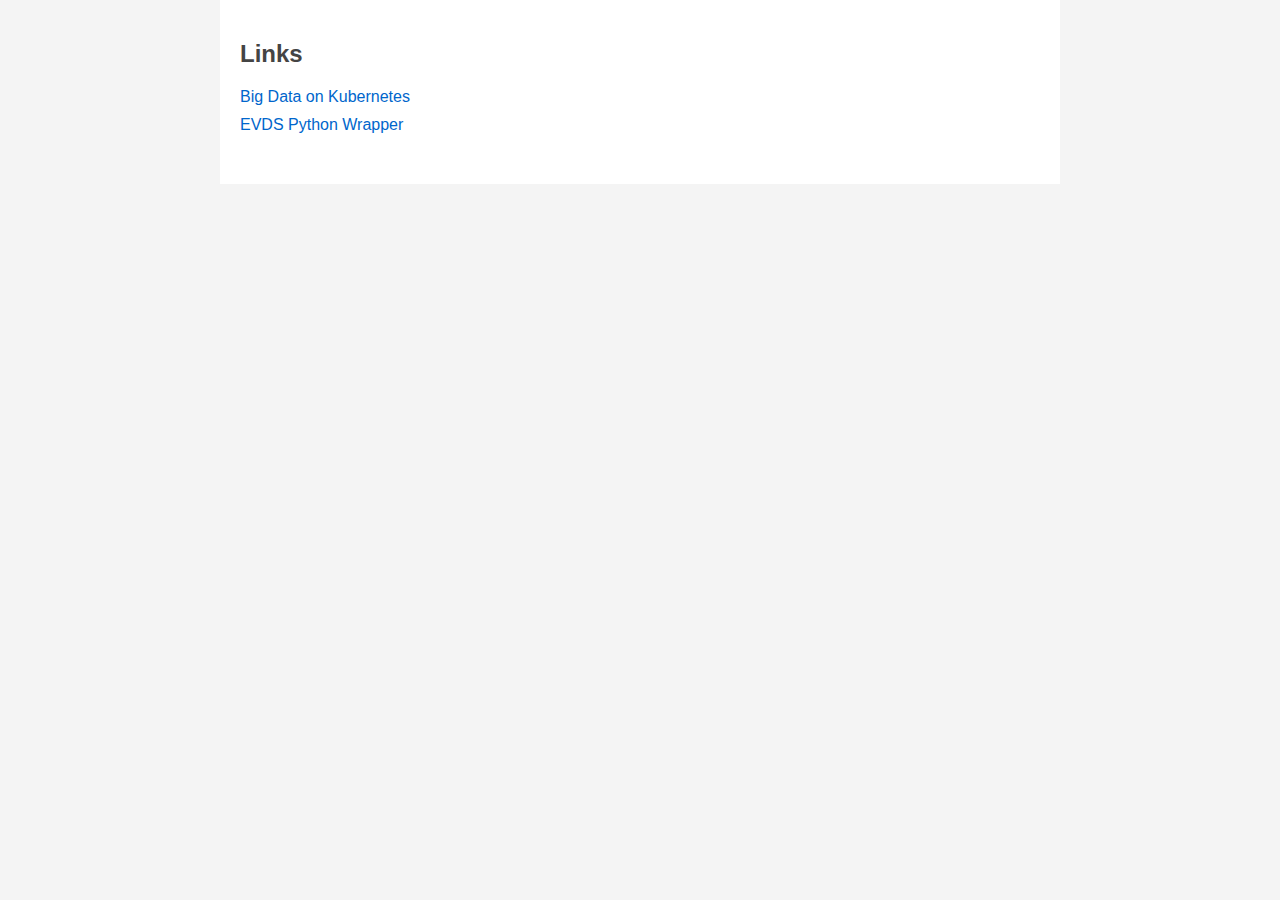
<file: index.html>
<!DOCTYPE html>
<html lang="tr">
<head>
  <meta charset="UTF-8">
  <title>fatihmete.github.io</title>
  <style>
    body {
      font-family: Arial, sans-serif;
      background-color: #f4f4f4;
      color: #333;
      margin: 0;
      padding: 0;
    }
    .container {
      max-width: 800px;
      margin: auto;
      padding: 20px;
      background-color: #fff;
    }
    h1, h2 {
      color: #444;
    }
    ul {
      list-style-type: none;
      padding: 0;
    }
    li {
      margin-bottom: 10px;
    }
    a {
      color: #0066cc;
      text-decoration: none;
    }
    a:hover {
      text-decoration: underline;
    }
    .section {
      margin-bottom: 30px;
    }
  </style>
  <meta name="google-site-verification" content="PNpESqzYCjX0T1CUOnKaIFx_GHzyrT1JC4HAFbpK-to" />
</head>
<body>
  <div class="container">

    <div class="section">
      <h2>Links</h2>
      <ul>
        <li><a href="https://fatihmete.github.io/big-data-on-kubernetes" target="_blank">Big Data on Kubernetes</a></li>
        <li><a href="https://github.com/fatihmete/evds" target="_blank">EVDS Python Wrapper</a></li>
      </ul>
    </div>
  </div>
</body>
</html>
</file>
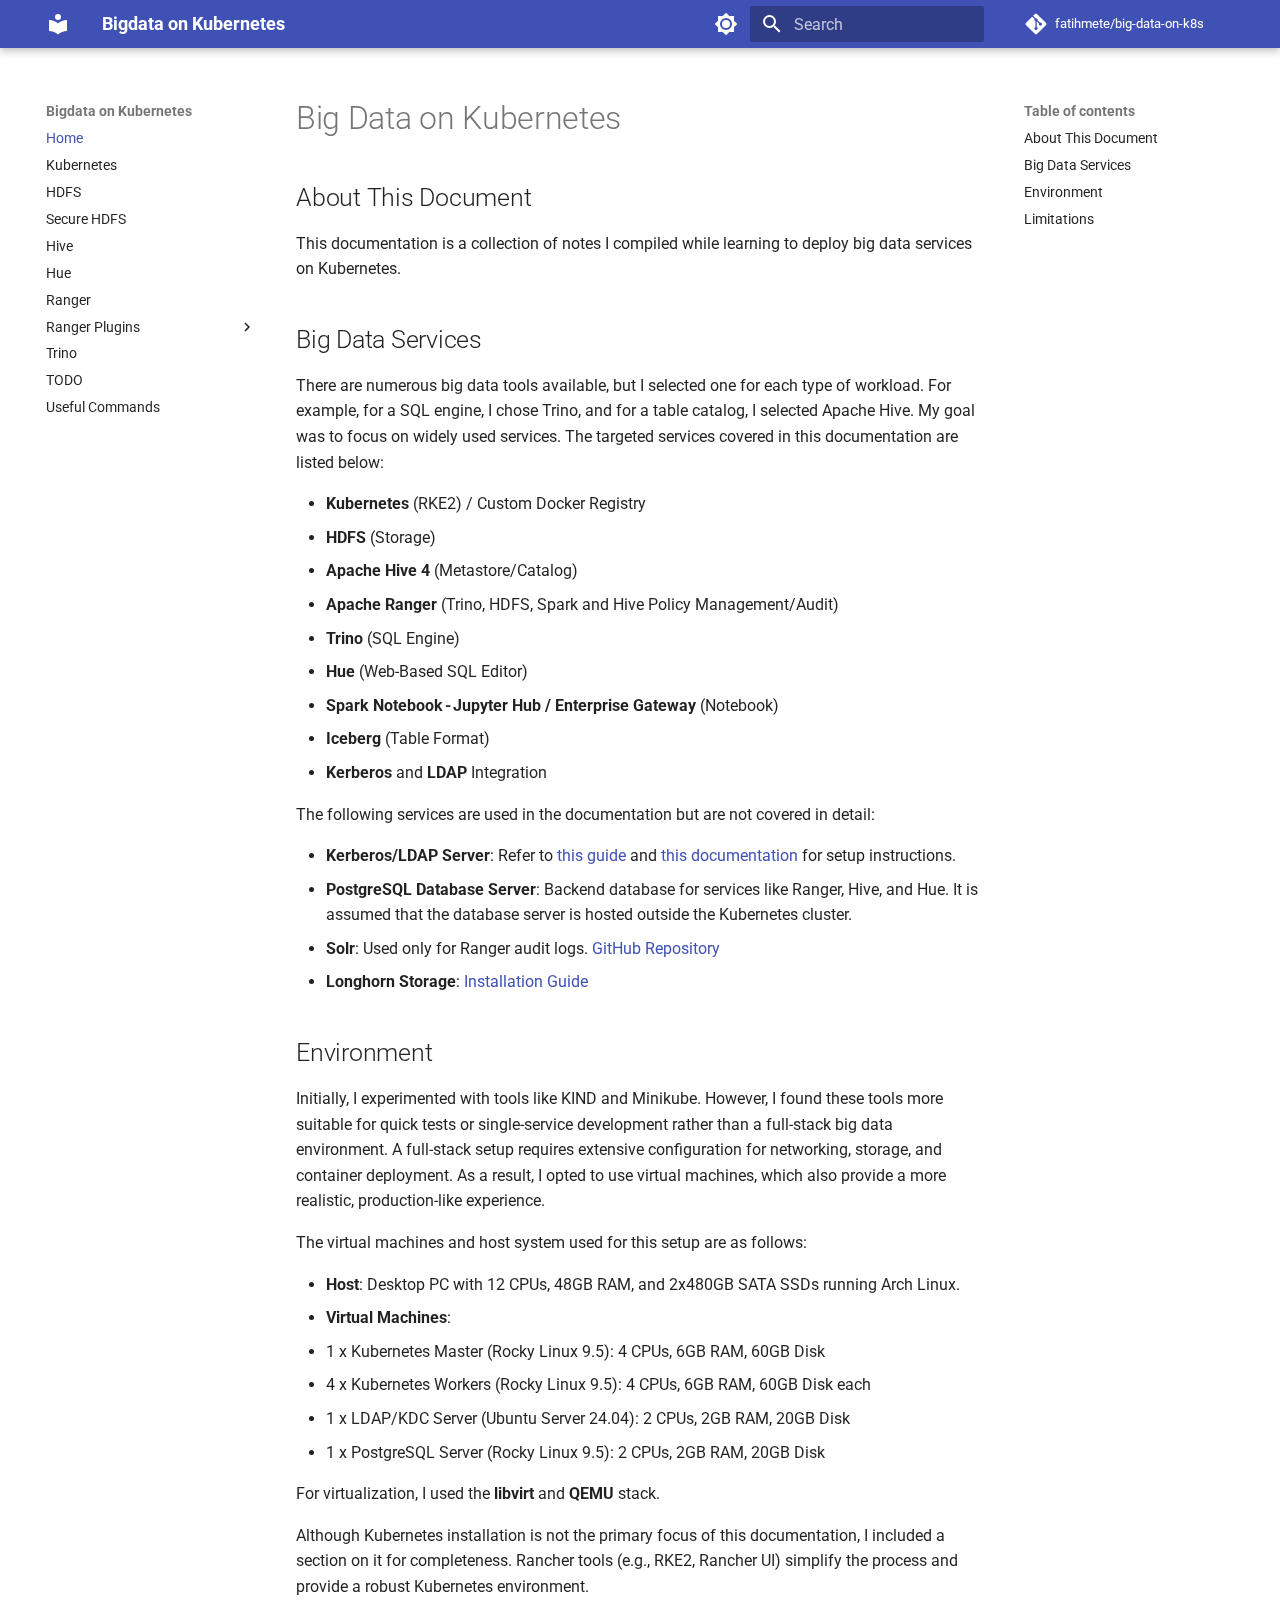
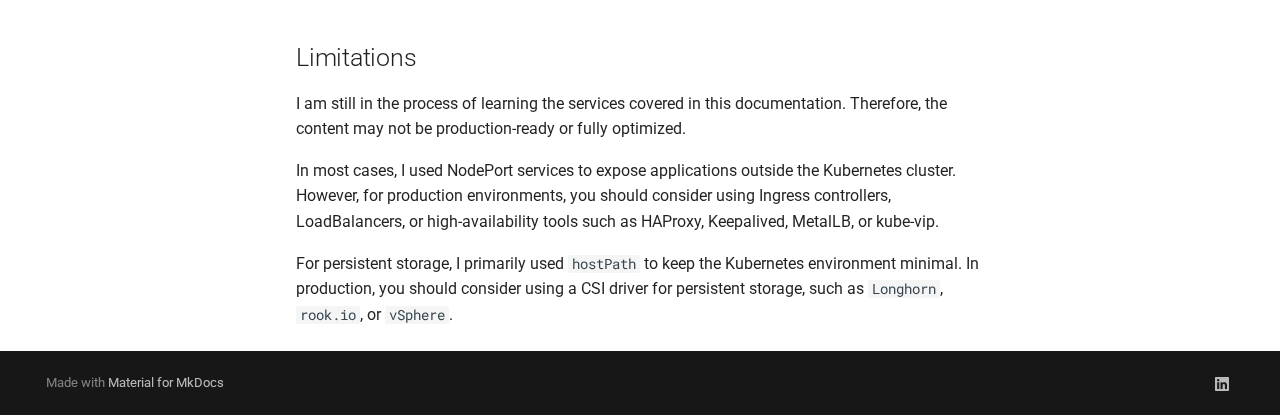
<file: big-data-on-kubernetes/index.html>
<!doctype html>
<html lang="en" class="no-js">
  <head>
    
      <meta charset="utf-8">
      <meta name="viewport" content="width=device-width,initial-scale=1">
      <meta name="google-site-verification" content="PNpESqzYCjX0T1CUOnKaIFx_GHzyrT1JC4HAFbpK-to" />
      
      
      
        <link rel="canonical" href="https://fatihmete.github.io/big-data-on-kubernetes/">
      
      
      
        <link rel="next" href="kubernetes/">
      
      
      <link rel="icon" href="assets/images/favicon.png">
      <meta name="generator" content="mkdocs-1.6.1, mkdocs-material-9.6.11">
    
    
      
        <title>Bigdata on Kubernetes</title>
      
    
    
      <link rel="stylesheet" href="assets/stylesheets/main.4af4bdda.min.css">
      
        
        <link rel="stylesheet" href="assets/stylesheets/palette.06af60db.min.css">
      
      


    
    
      
    
    
      
        
        
        <link rel="preconnect" href="https://fonts.gstatic.com" crossorigin>
        <link rel="stylesheet" href="https://fonts.googleapis.com/css?family=Roboto:300,300i,400,400i,700,700i%7CRoboto+Mono:400,400i,700,700i&display=fallback">
        <style>:root{--md-text-font:"Roboto";--md-code-font:"Roboto Mono"}</style>
      
    
    
      <link rel="stylesheet" href="custom-styles.css">
    
    <script>__md_scope=new URL(".",location),__md_hash=e=>[...e].reduce(((e,_)=>(e<<5)-e+_.charCodeAt(0)),0),__md_get=(e,_=localStorage,t=__md_scope)=>JSON.parse(_.getItem(t.pathname+"."+e)),__md_set=(e,_,t=localStorage,a=__md_scope)=>{try{t.setItem(a.pathname+"."+e,JSON.stringify(_))}catch(e){}}</script>
    
      

    
    
    
   <link href="assets/stylesheets/glightbox.min.css" rel="stylesheet"/><style>
    html.glightbox-open { overflow: initial; height: 100%; }
    .gslide-title { margin-top: 0px; user-select: text; }
    .gslide-desc { color: #666; user-select: text; }
    .gslide-image img { background: white; }
    .gscrollbar-fixer { padding-right: 15px; }
    .gdesc-inner { font-size: 0.75rem; }
    body[data-md-color-scheme="slate"] .gdesc-inner { background: var(--md-default-bg-color);}
    body[data-md-color-scheme="slate"] .gslide-title { color: var(--md-default-fg-color);}
    body[data-md-color-scheme="slate"] .gslide-desc { color: var(--md-default-fg-color);}</style> <script src="assets/javascripts/glightbox.min.js"></script></head>
  
  
    
    
      
    
    
    
    
    <body dir="ltr" data-md-color-scheme="default" data-md-color-primary="indigo" data-md-color-accent="indigo">
  
    
    <input class="md-toggle" data-md-toggle="drawer" type="checkbox" id="__drawer" autocomplete="off">
    <input class="md-toggle" data-md-toggle="search" type="checkbox" id="__search" autocomplete="off">
    <label class="md-overlay" for="__drawer"></label>
    <div data-md-component="skip">
      
        
        <a href="#big-data-on-kubernetes" class="md-skip">
          Skip to content
        </a>
      
    </div>
    <div data-md-component="announce">
      
    </div>
    
    
      

  

<header class="md-header md-header--shadow" data-md-component="header">
  <nav class="md-header__inner md-grid" aria-label="Header">
    <a href="." title="Bigdata on Kubernetes" class="md-header__button md-logo" aria-label="Bigdata on Kubernetes" data-md-component="logo">
      
  
  <svg xmlns="http://www.w3.org/2000/svg" viewBox="0 0 24 24"><path d="M12 8a3 3 0 0 0 3-3 3 3 0 0 0-3-3 3 3 0 0 0-3 3 3 3 0 0 0 3 3m0 3.54C9.64 9.35 6.5 8 3 8v11c3.5 0 6.64 1.35 9 3.54 2.36-2.19 5.5-3.54 9-3.54V8c-3.5 0-6.64 1.35-9 3.54"/></svg>

    </a>
    <label class="md-header__button md-icon" for="__drawer">
      
      <svg xmlns="http://www.w3.org/2000/svg" viewBox="0 0 24 24"><path d="M3 6h18v2H3zm0 5h18v2H3zm0 5h18v2H3z"/></svg>
    </label>
    <div class="md-header__title" data-md-component="header-title">
      <div class="md-header__ellipsis">
        <div class="md-header__topic">
          <span class="md-ellipsis">
            Bigdata on Kubernetes
          </span>
        </div>
        <div class="md-header__topic" data-md-component="header-topic">
          <span class="md-ellipsis">
            
              Home
            
          </span>
        </div>
      </div>
    </div>
    
      
        <form class="md-header__option" data-md-component="palette">
  
    
    
    
    <input class="md-option" data-md-color-media="(prefers-color-scheme: light)" data-md-color-scheme="default" data-md-color-primary="indigo" data-md-color-accent="indigo"  aria-label="Switch to dark mode"  type="radio" name="__palette" id="__palette_0">
    
      <label class="md-header__button md-icon" title="Switch to dark mode" for="__palette_1" hidden>
        <svg xmlns="http://www.w3.org/2000/svg" viewBox="0 0 24 24"><path d="M12 8a4 4 0 0 0-4 4 4 4 0 0 0 4 4 4 4 0 0 0 4-4 4 4 0 0 0-4-4m0 10a6 6 0 0 1-6-6 6 6 0 0 1 6-6 6 6 0 0 1 6 6 6 6 0 0 1-6 6m8-9.31V4h-4.69L12 .69 8.69 4H4v4.69L.69 12 4 15.31V20h4.69L12 23.31 15.31 20H20v-4.69L23.31 12z"/></svg>
      </label>
    
  
    
    
    
    <input class="md-option" data-md-color-media="(prefers-color-scheme: dark)" data-md-color-scheme="slate" data-md-color-primary="indigo" data-md-color-accent="indigo"  aria-label="Switch to system preference"  type="radio" name="__palette" id="__palette_1">
    
      <label class="md-header__button md-icon" title="Switch to system preference" for="__palette_0" hidden>
        <svg xmlns="http://www.w3.org/2000/svg" viewBox="0 0 24 24"><path d="M12 18c-.89 0-1.74-.2-2.5-.55C11.56 16.5 13 14.42 13 12s-1.44-4.5-3.5-5.45C10.26 6.2 11.11 6 12 6a6 6 0 0 1 6 6 6 6 0 0 1-6 6m8-9.31V4h-4.69L12 .69 8.69 4H4v4.69L.69 12 4 15.31V20h4.69L12 23.31 15.31 20H20v-4.69L23.31 12z"/></svg>
      </label>
    
  
</form>
      
    
    
      <script>var palette=__md_get("__palette");if(palette&&palette.color){if("(prefers-color-scheme)"===palette.color.media){var media=matchMedia("(prefers-color-scheme: light)"),input=document.querySelector(media.matches?"[data-md-color-media='(prefers-color-scheme: light)']":"[data-md-color-media='(prefers-color-scheme: dark)']");palette.color.media=input.getAttribute("data-md-color-media"),palette.color.scheme=input.getAttribute("data-md-color-scheme"),palette.color.primary=input.getAttribute("data-md-color-primary"),palette.color.accent=input.getAttribute("data-md-color-accent")}for(var[key,value]of Object.entries(palette.color))document.body.setAttribute("data-md-color-"+key,value)}</script>
    
    
    
      
      
        <label class="md-header__button md-icon" for="__search">
          
          <svg xmlns="http://www.w3.org/2000/svg" viewBox="0 0 24 24"><path d="M9.5 3A6.5 6.5 0 0 1 16 9.5c0 1.61-.59 3.09-1.56 4.23l.27.27h.79l5 5-1.5 1.5-5-5v-.79l-.27-.27A6.52 6.52 0 0 1 9.5 16 6.5 6.5 0 0 1 3 9.5 6.5 6.5 0 0 1 9.5 3m0 2C7 5 5 7 5 9.5S7 14 9.5 14 14 12 14 9.5 12 5 9.5 5"/></svg>
        </label>
        <div class="md-search" data-md-component="search" role="dialog">
  <label class="md-search__overlay" for="__search"></label>
  <div class="md-search__inner" role="search">
    <form class="md-search__form" name="search">
      <input type="text" class="md-search__input" name="query" aria-label="Search" placeholder="Search" autocapitalize="off" autocorrect="off" autocomplete="off" spellcheck="false" data-md-component="search-query" required>
      <label class="md-search__icon md-icon" for="__search">
        
        <svg xmlns="http://www.w3.org/2000/svg" viewBox="0 0 24 24"><path d="M9.5 3A6.5 6.5 0 0 1 16 9.5c0 1.61-.59 3.09-1.56 4.23l.27.27h.79l5 5-1.5 1.5-5-5v-.79l-.27-.27A6.52 6.52 0 0 1 9.5 16 6.5 6.5 0 0 1 3 9.5 6.5 6.5 0 0 1 9.5 3m0 2C7 5 5 7 5 9.5S7 14 9.5 14 14 12 14 9.5 12 5 9.5 5"/></svg>
        
        <svg xmlns="http://www.w3.org/2000/svg" viewBox="0 0 24 24"><path d="M20 11v2H8l5.5 5.5-1.42 1.42L4.16 12l7.92-7.92L13.5 5.5 8 11z"/></svg>
      </label>
      <nav class="md-search__options" aria-label="Search">
        
        <button type="reset" class="md-search__icon md-icon" title="Clear" aria-label="Clear" tabindex="-1">
          
          <svg xmlns="http://www.w3.org/2000/svg" viewBox="0 0 24 24"><path d="M19 6.41 17.59 5 12 10.59 6.41 5 5 6.41 10.59 12 5 17.59 6.41 19 12 13.41 17.59 19 19 17.59 13.41 12z"/></svg>
        </button>
      </nav>
      
    </form>
    <div class="md-search__output">
      <div class="md-search__scrollwrap" tabindex="0" data-md-scrollfix>
        <div class="md-search-result" data-md-component="search-result">
          <div class="md-search-result__meta">
            Initializing search
          </div>
          <ol class="md-search-result__list" role="presentation"></ol>
        </div>
      </div>
    </div>
  </div>
</div>
      
    
    
      <div class="md-header__source">
        <a href="https://github.com/fatihmete/big-data-on-k8s" title="Go to repository" class="md-source" data-md-component="source">
  <div class="md-source__icon md-icon">
    
    <svg xmlns="http://www.w3.org/2000/svg" viewBox="0 0 448 512"><!--! Font Awesome Free 6.7.2 by @fontawesome - https://fontawesome.com License - https://fontawesome.com/license/free (Icons: CC BY 4.0, Fonts: SIL OFL 1.1, Code: MIT License) Copyright 2024 Fonticons, Inc.--><path d="M439.55 236.05 244 40.45a28.87 28.87 0 0 0-40.81 0l-40.66 40.63 51.52 51.52c27.06-9.14 52.68 16.77 43.39 43.68l49.66 49.66c34.23-11.8 61.18 31 35.47 56.69-26.49 26.49-70.21-2.87-56-37.34L240.22 199v121.85c25.3 12.54 22.26 41.85 9.08 55a34.34 34.34 0 0 1-48.55 0c-17.57-17.6-11.07-46.91 11.25-56v-123c-20.8-8.51-24.6-30.74-18.64-45L142.57 101 8.45 235.14a28.86 28.86 0 0 0 0 40.81l195.61 195.6a28.86 28.86 0 0 0 40.8 0l194.69-194.69a28.86 28.86 0 0 0 0-40.81"/></svg>
  </div>
  <div class="md-source__repository">
    fatihmete/big-data-on-k8s
  </div>
</a>
      </div>
    
  </nav>
  
</header>
    
    <div class="md-container" data-md-component="container">
      
      
        
          
        
      
      <main class="md-main" data-md-component="main">
        <div class="md-main__inner md-grid">
          
            
              
              <div class="md-sidebar md-sidebar--primary" data-md-component="sidebar" data-md-type="navigation" >
                <div class="md-sidebar__scrollwrap">
                  <div class="md-sidebar__inner">
                    



<nav class="md-nav md-nav--primary" aria-label="Navigation" data-md-level="0">
  <label class="md-nav__title" for="__drawer">
    <a href="." title="Bigdata on Kubernetes" class="md-nav__button md-logo" aria-label="Bigdata on Kubernetes" data-md-component="logo">
      
  
  <svg xmlns="http://www.w3.org/2000/svg" viewBox="0 0 24 24"><path d="M12 8a3 3 0 0 0 3-3 3 3 0 0 0-3-3 3 3 0 0 0-3 3 3 3 0 0 0 3 3m0 3.54C9.64 9.35 6.5 8 3 8v11c3.5 0 6.64 1.35 9 3.54 2.36-2.19 5.5-3.54 9-3.54V8c-3.5 0-6.64 1.35-9 3.54"/></svg>

    </a>
    Bigdata on Kubernetes
  </label>
  
    <div class="md-nav__source">
      <a href="https://github.com/fatihmete/big-data-on-k8s" title="Go to repository" class="md-source" data-md-component="source">
  <div class="md-source__icon md-icon">
    
    <svg xmlns="http://www.w3.org/2000/svg" viewBox="0 0 448 512"><!--! Font Awesome Free 6.7.2 by @fontawesome - https://fontawesome.com License - https://fontawesome.com/license/free (Icons: CC BY 4.0, Fonts: SIL OFL 1.1, Code: MIT License) Copyright 2024 Fonticons, Inc.--><path d="M439.55 236.05 244 40.45a28.87 28.87 0 0 0-40.81 0l-40.66 40.63 51.52 51.52c27.06-9.14 52.68 16.77 43.39 43.68l49.66 49.66c34.23-11.8 61.18 31 35.47 56.69-26.49 26.49-70.21-2.87-56-37.34L240.22 199v121.85c25.3 12.54 22.26 41.85 9.08 55a34.34 34.34 0 0 1-48.55 0c-17.57-17.6-11.07-46.91 11.25-56v-123c-20.8-8.51-24.6-30.74-18.64-45L142.57 101 8.45 235.14a28.86 28.86 0 0 0 0 40.81l195.61 195.6a28.86 28.86 0 0 0 40.8 0l194.69-194.69a28.86 28.86 0 0 0 0-40.81"/></svg>
  </div>
  <div class="md-source__repository">
    fatihmete/big-data-on-k8s
  </div>
</a>
    </div>
  
  <ul class="md-nav__list" data-md-scrollfix>
    
      
      
  
  
    
  
  
  
    <li class="md-nav__item md-nav__item--active">
      
      <input class="md-nav__toggle md-toggle" type="checkbox" id="__toc">
      
      
        
      
      
        <label class="md-nav__link md-nav__link--active" for="__toc">
          
  
  
  <span class="md-ellipsis">
    Home
    
  </span>
  

          <span class="md-nav__icon md-icon"></span>
        </label>
      
      <a href="." class="md-nav__link md-nav__link--active">
        
  
  
  <span class="md-ellipsis">
    Home
    
  </span>
  

      </a>
      
        

<nav class="md-nav md-nav--secondary" aria-label="Table of contents">
  
  
  
    
  
  
    <label class="md-nav__title" for="__toc">
      <span class="md-nav__icon md-icon"></span>
      Table of contents
    </label>
    <ul class="md-nav__list" data-md-component="toc" data-md-scrollfix>
      
        <li class="md-nav__item">
  <a href="#about-this-document" class="md-nav__link">
    <span class="md-ellipsis">
      About This Document
    </span>
  </a>
  
</li>
      
        <li class="md-nav__item">
  <a href="#big-data-services" class="md-nav__link">
    <span class="md-ellipsis">
      Big Data Services
    </span>
  </a>
  
</li>
      
        <li class="md-nav__item">
  <a href="#environment" class="md-nav__link">
    <span class="md-ellipsis">
      Environment
    </span>
  </a>
  
</li>
      
        <li class="md-nav__item">
  <a href="#limitations" class="md-nav__link">
    <span class="md-ellipsis">
      Limitations
    </span>
  </a>
  
</li>
      
    </ul>
  
</nav>
      
    </li>
  

    
      
      
  
  
  
  
    <li class="md-nav__item">
      <a href="kubernetes/" class="md-nav__link">
        
  
  
  <span class="md-ellipsis">
    Kubernetes
    
  </span>
  

      </a>
    </li>
  

    
      
      
  
  
  
  
    <li class="md-nav__item">
      <a href="hdfs/" class="md-nav__link">
        
  
  
  <span class="md-ellipsis">
    HDFS
    
  </span>
  

      </a>
    </li>
  

    
      
      
  
  
  
  
    <li class="md-nav__item">
      <a href="secure-hdfs/" class="md-nav__link">
        
  
  
  <span class="md-ellipsis">
    Secure HDFS
    
  </span>
  

      </a>
    </li>
  

    
      
      
  
  
  
  
    <li class="md-nav__item">
      <a href="hive/" class="md-nav__link">
        
  
  
  <span class="md-ellipsis">
    Hive
    
  </span>
  

      </a>
    </li>
  

    
      
      
  
  
  
  
    <li class="md-nav__item">
      <a href="hue/" class="md-nav__link">
        
  
  
  <span class="md-ellipsis">
    Hue
    
  </span>
  

      </a>
    </li>
  

    
      
      
  
  
  
  
    <li class="md-nav__item">
      <a href="ranger/" class="md-nav__link">
        
  
  
  <span class="md-ellipsis">
    Ranger
    
  </span>
  

      </a>
    </li>
  

    
      
      
  
  
  
  
    
    
    
    
    
    <li class="md-nav__item md-nav__item--nested">
      
        
        
        <input class="md-nav__toggle md-toggle " type="checkbox" id="__nav_8" >
        
          
          <label class="md-nav__link" for="__nav_8" id="__nav_8_label" tabindex="0">
            
  
  
  <span class="md-ellipsis">
    Ranger Plugins
    
  </span>
  

            <span class="md-nav__icon md-icon"></span>
          </label>
        
        <nav class="md-nav" data-md-level="1" aria-labelledby="__nav_8_label" aria-expanded="false">
          <label class="md-nav__title" for="__nav_8">
            <span class="md-nav__icon md-icon"></span>
            Ranger Plugins
          </label>
          <ul class="md-nav__list" data-md-scrollfix>
            
              
                
  
  
  
  
    <li class="md-nav__item">
      <a href="ranger-hdfs-plugin/" class="md-nav__link">
        
  
  
  <span class="md-ellipsis">
    HDFS Plugin
    
  </span>
  

      </a>
    </li>
  

              
            
              
                
  
  
  
  
    <li class="md-nav__item">
      <a href="ranger-hive-plugin/" class="md-nav__link">
        
  
  
  <span class="md-ellipsis">
    Hive Plugin
    
  </span>
  

      </a>
    </li>
  

              
            
          </ul>
        </nav>
      
    </li>
  

    
      
      
  
  
  
  
    <li class="md-nav__item">
      <a href="trino/" class="md-nav__link">
        
  
  
  <span class="md-ellipsis">
    Trino
    
  </span>
  

      </a>
    </li>
  

    
      
      
  
  
  
  
    <li class="md-nav__item">
      <a href="todo/" class="md-nav__link">
        
  
  
  <span class="md-ellipsis">
    TODO
    
  </span>
  

      </a>
    </li>
  

    
      
      
  
  
  
  
    <li class="md-nav__item">
      <a href="useful-commands/" class="md-nav__link">
        
  
  
  <span class="md-ellipsis">
    Useful Commands
    
  </span>
  

      </a>
    </li>
  

    
  </ul>
</nav>
                  </div>
                </div>
              </div>
            
            
              
              <div class="md-sidebar md-sidebar--secondary" data-md-component="sidebar" data-md-type="toc" >
                <div class="md-sidebar__scrollwrap">
                  <div class="md-sidebar__inner">
                    

<nav class="md-nav md-nav--secondary" aria-label="Table of contents">
  
  
  
    
  
  
    <label class="md-nav__title" for="__toc">
      <span class="md-nav__icon md-icon"></span>
      Table of contents
    </label>
    <ul class="md-nav__list" data-md-component="toc" data-md-scrollfix>
      
        <li class="md-nav__item">
  <a href="#about-this-document" class="md-nav__link">
    <span class="md-ellipsis">
      About This Document
    </span>
  </a>
  
</li>
      
        <li class="md-nav__item">
  <a href="#big-data-services" class="md-nav__link">
    <span class="md-ellipsis">
      Big Data Services
    </span>
  </a>
  
</li>
      
        <li class="md-nav__item">
  <a href="#environment" class="md-nav__link">
    <span class="md-ellipsis">
      Environment
    </span>
  </a>
  
</li>
      
        <li class="md-nav__item">
  <a href="#limitations" class="md-nav__link">
    <span class="md-ellipsis">
      Limitations
    </span>
  </a>
  
</li>
      
    </ul>
  
</nav>
                  </div>
                </div>
              </div>
            
          
          
            <div class="md-content" data-md-component="content">
              <article class="md-content__inner md-typeset">
                
                  


  
  


<h1 id="big-data-on-kubernetes">Big Data on Kubernetes</h1>
<h2 id="about-this-document">About This Document</h2>
<p>This documentation is a collection of notes I compiled while learning to deploy big data services on Kubernetes.</p>
<h2 id="big-data-services">Big Data Services</h2>
<p>There are numerous big data tools available, but I selected one for each type of workload. For example, for a SQL engine, I chose Trino, and for a table catalog, I selected Apache Hive. My goal was to focus on widely used services. The targeted services covered in this documentation are listed below:</p>
<ul>
<li><strong>Kubernetes</strong> (RKE2) / Custom Docker Registry</li>
<li><strong>HDFS</strong> (Storage)</li>
<li><strong>Apache Hive 4</strong> (Metastore/Catalog)</li>
<li><strong>Apache Ranger</strong> (Trino, HDFS, Spark and Hive Policy Management/Audit) </li>
<li><strong>Trino</strong> (SQL Engine)</li>
<li><strong>Hue</strong> (Web-Based SQL Editor)</li>
<li><strong>Spark Notebook - Jupyter Hub / Enterprise Gateway</strong> (Notebook)</li>
<li><strong>Iceberg</strong> (Table Format)</li>
<li><strong>Kerberos</strong> and <strong>LDAP</strong> Integration</li>
</ul>
<p>The following services are used in the documentation but are not covered in detail:</p>
<ul>
<li><strong>Kerberos/LDAP Server</strong>: Refer to <a href="https://oleg-dubetcky.medium.com/ldap-and-kerberos-domain-services-step-by-step-1a0d3e64c532">this guide</a> and <a href="https://ubuntu.com/server/docs/how-to-set-up-kerberos-with-openldap-backend">this documentation</a> for setup instructions.</li>
<li><strong>PostgreSQL Database Server</strong>: Backend database for services like Ranger, Hive, and Hue. It is assumed that the database server is hosted outside the Kubernetes cluster.</li>
<li><strong>Solr</strong>: Used only for Ranger audit logs. <a href="https://github.com/fatihmete/big-data-on-k8s/tree/main/solr">GitHub Repository</a></li>
<li><strong>Longhorn Storage</strong>: <a href="https://longhorn.io/docs/1.7.2/deploy/install/install-with-helm/">Installation Guide</a></li>
</ul>
<h2 id="environment">Environment</h2>
<p>Initially, I experimented with tools like KIND and Minikube. However, I found these tools more suitable for quick tests or single-service development rather than a full-stack big data environment. A full-stack setup requires extensive configuration for networking, storage, and container deployment. As a result, I opted to use virtual machines, which also provide a more realistic, production-like experience.</p>
<p>The virtual machines and host system used for this setup are as follows:</p>
<ul>
<li><strong>Host</strong>: Desktop PC with 12 CPUs, 48GB RAM, and 2x480GB SATA SSDs running Arch Linux.</li>
<li><strong>Virtual Machines</strong>:</li>
<li>1 x Kubernetes Master (Rocky Linux 9.5): 4 CPUs, 6GB RAM, 60GB Disk</li>
<li>4 x Kubernetes Workers (Rocky Linux 9.5): 4 CPUs, 6GB RAM, 60GB Disk each</li>
<li>1 x LDAP/KDC Server (Ubuntu Server 24.04): 2 CPUs, 2GB RAM, 20GB Disk</li>
<li>1 x PostgreSQL Server (Rocky Linux 9.5): 2 CPUs, 2GB RAM, 20GB Disk</li>
</ul>
<p>For virtualization, I used the <strong>libvirt</strong> and <strong>QEMU</strong> stack.</p>
<p>Although Kubernetes installation is not the primary focus of this documentation, I included a section on it for completeness. Rancher tools (e.g., RKE2, Rancher UI) simplify the process and provide a robust Kubernetes environment.</p>
<h2 id="limitations">Limitations</h2>
<p>I am still in the process of learning the services covered in this documentation. Therefore, the content may not be production-ready or fully optimized.</p>
<p>In most cases, I used NodePort services to expose applications outside the Kubernetes cluster. However, for production environments, you should consider using Ingress controllers, LoadBalancers, or high-availability tools such as HAProxy, Keepalived, MetalLB, or kube-vip.</p>
<p>For persistent storage, I primarily used <code>hostPath</code> to keep the Kubernetes environment minimal. In production, you should consider using a CSI driver for persistent storage, such as <code>Longhorn</code>, <code>rook.io</code>, or <code>vSphere</code>.</p>












                
              </article>
            </div>
          
          
  <script>var tabs=__md_get("__tabs");if(Array.isArray(tabs))e:for(var set of document.querySelectorAll(".tabbed-set")){var labels=set.querySelector(".tabbed-labels");for(var tab of tabs)for(var label of labels.getElementsByTagName("label"))if(label.innerText.trim()===tab){var input=document.getElementById(label.htmlFor);input.checked=!0;continue e}}</script>

<script>var target=document.getElementById(location.hash.slice(1));target&&target.name&&(target.checked=target.name.startsWith("__tabbed_"))</script>
        </div>
        
      </main>
      
        <footer class="md-footer">
  
  <div class="md-footer-meta md-typeset">
    <div class="md-footer-meta__inner md-grid">
      <div class="md-copyright">
  
  
    Made with
    <a href="https://squidfunk.github.io/mkdocs-material/" target="_blank" rel="noopener">
      Material for MkDocs
    </a>
  
</div>
      
        <div class="md-social">
  
    
    
    
    
      
      
    
    <a href="https://www.linkedin.com/in/fatih-mete/" target="_blank" rel="noopener" title="www.linkedin.com" class="md-social__link">
      <svg xmlns="http://www.w3.org/2000/svg" viewBox="0 0 448 512"><!--! Font Awesome Free 6.7.2 by @fontawesome - https://fontawesome.com License - https://fontawesome.com/license/free (Icons: CC BY 4.0, Fonts: SIL OFL 1.1, Code: MIT License) Copyright 2024 Fonticons, Inc.--><path d="M416 32H31.9C14.3 32 0 46.5 0 64.3v383.4C0 465.5 14.3 480 31.9 480H416c17.6 0 32-14.5 32-32.3V64.3c0-17.8-14.4-32.3-32-32.3M135.4 416H69V202.2h66.5V416zm-33.2-243c-21.3 0-38.5-17.3-38.5-38.5S80.9 96 102.2 96c21.2 0 38.5 17.3 38.5 38.5 0 21.3-17.2 38.5-38.5 38.5m282.1 243h-66.4V312c0-24.8-.5-56.7-34.5-56.7-34.6 0-39.9 27-39.9 54.9V416h-66.4V202.2h63.7v29.2h.9c8.9-16.8 30.6-34.5 62.9-34.5 67.2 0 79.7 44.3 79.7 101.9z"/></svg>
    </a>
  
</div>
      
    </div>
  </div>
</footer>
      
    </div>
    <div class="md-dialog" data-md-component="dialog">
      <div class="md-dialog__inner md-typeset"></div>
    </div>
    
      <div class="md-progress" data-md-component="progress" role="progressbar"></div>
    
    
    
      
      <script id="__config" type="application/json">{"base": ".", "features": ["navigation.instant", "content.code.copy", "content.tabs.link", "navigation.instant.progress", "navigation.path"], "search": "assets/javascripts/workers/search.f8cc74c7.min.js", "tags": null, "translations": {"clipboard.copied": "Copied to clipboard", "clipboard.copy": "Copy to clipboard", "search.result.more.one": "1 more on this page", "search.result.more.other": "# more on this page", "search.result.none": "No matching documents", "search.result.one": "1 matching document", "search.result.other": "# matching documents", "search.result.placeholder": "Type to start searching", "search.result.term.missing": "Missing", "select.version": "Select version"}, "version": null}</script>
    
    
      <script src="assets/javascripts/bundle.c8b220af.min.js"></script>
      
    
  <script id="init-glightbox">const lightbox = GLightbox({"touchNavigation": true, "loop": false, "zoomable": true, "draggable": true, "openEffect": "zoom", "closeEffect": "zoom", "slideEffect": "slide"});
document$.subscribe(() => { lightbox.reload() });
</script></body>
</html>
</file>
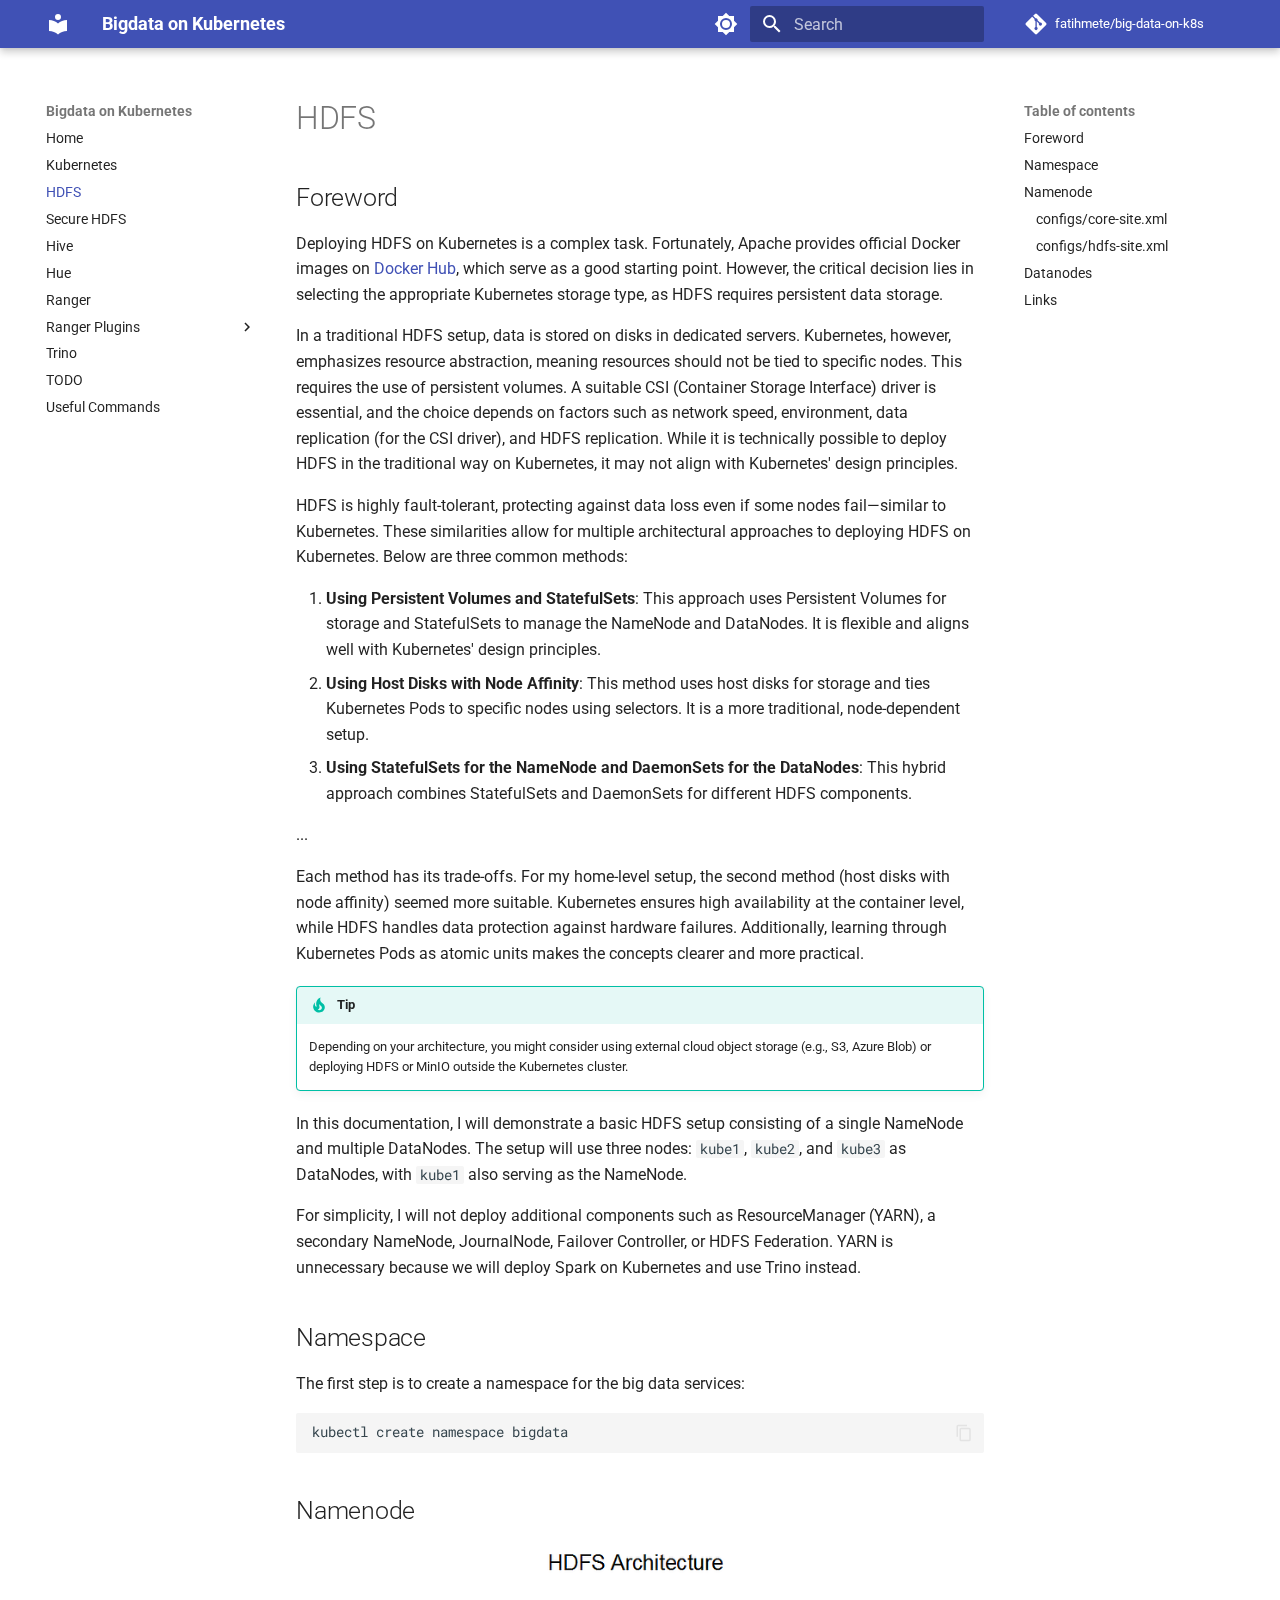
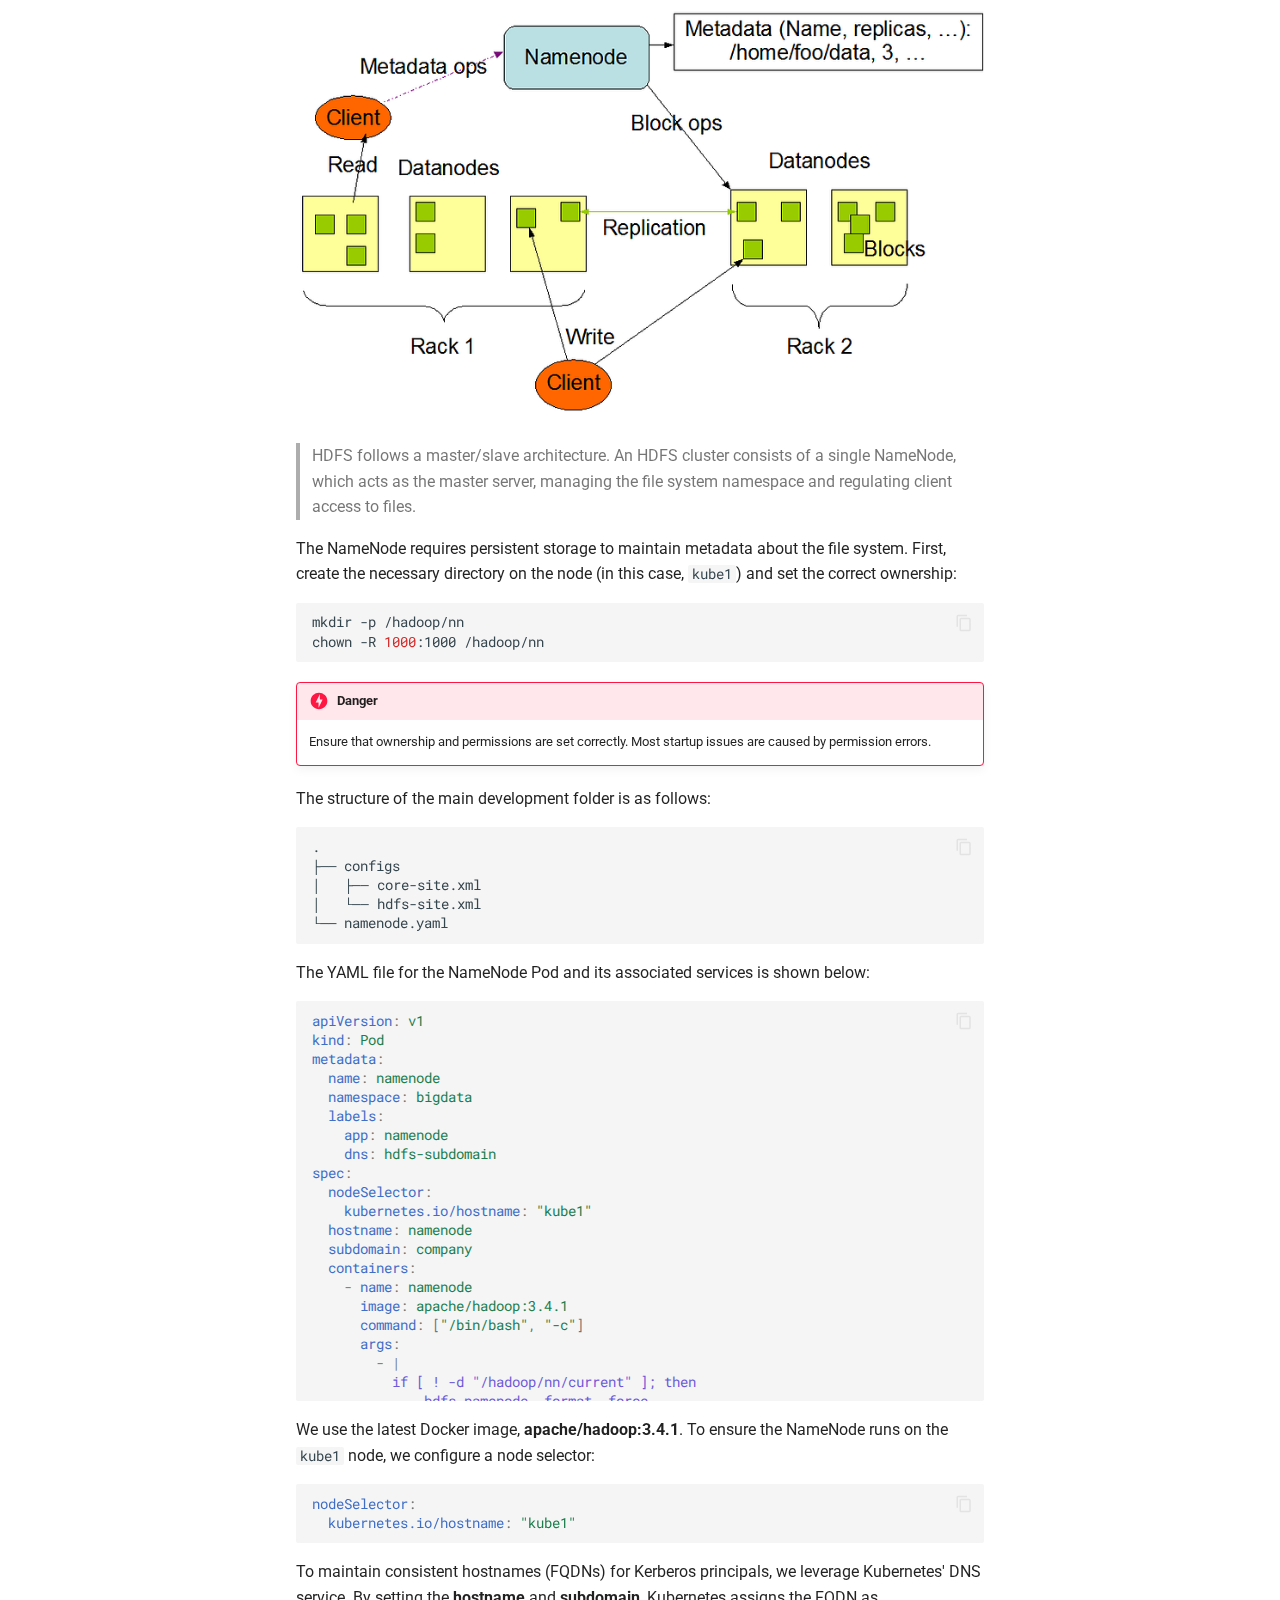
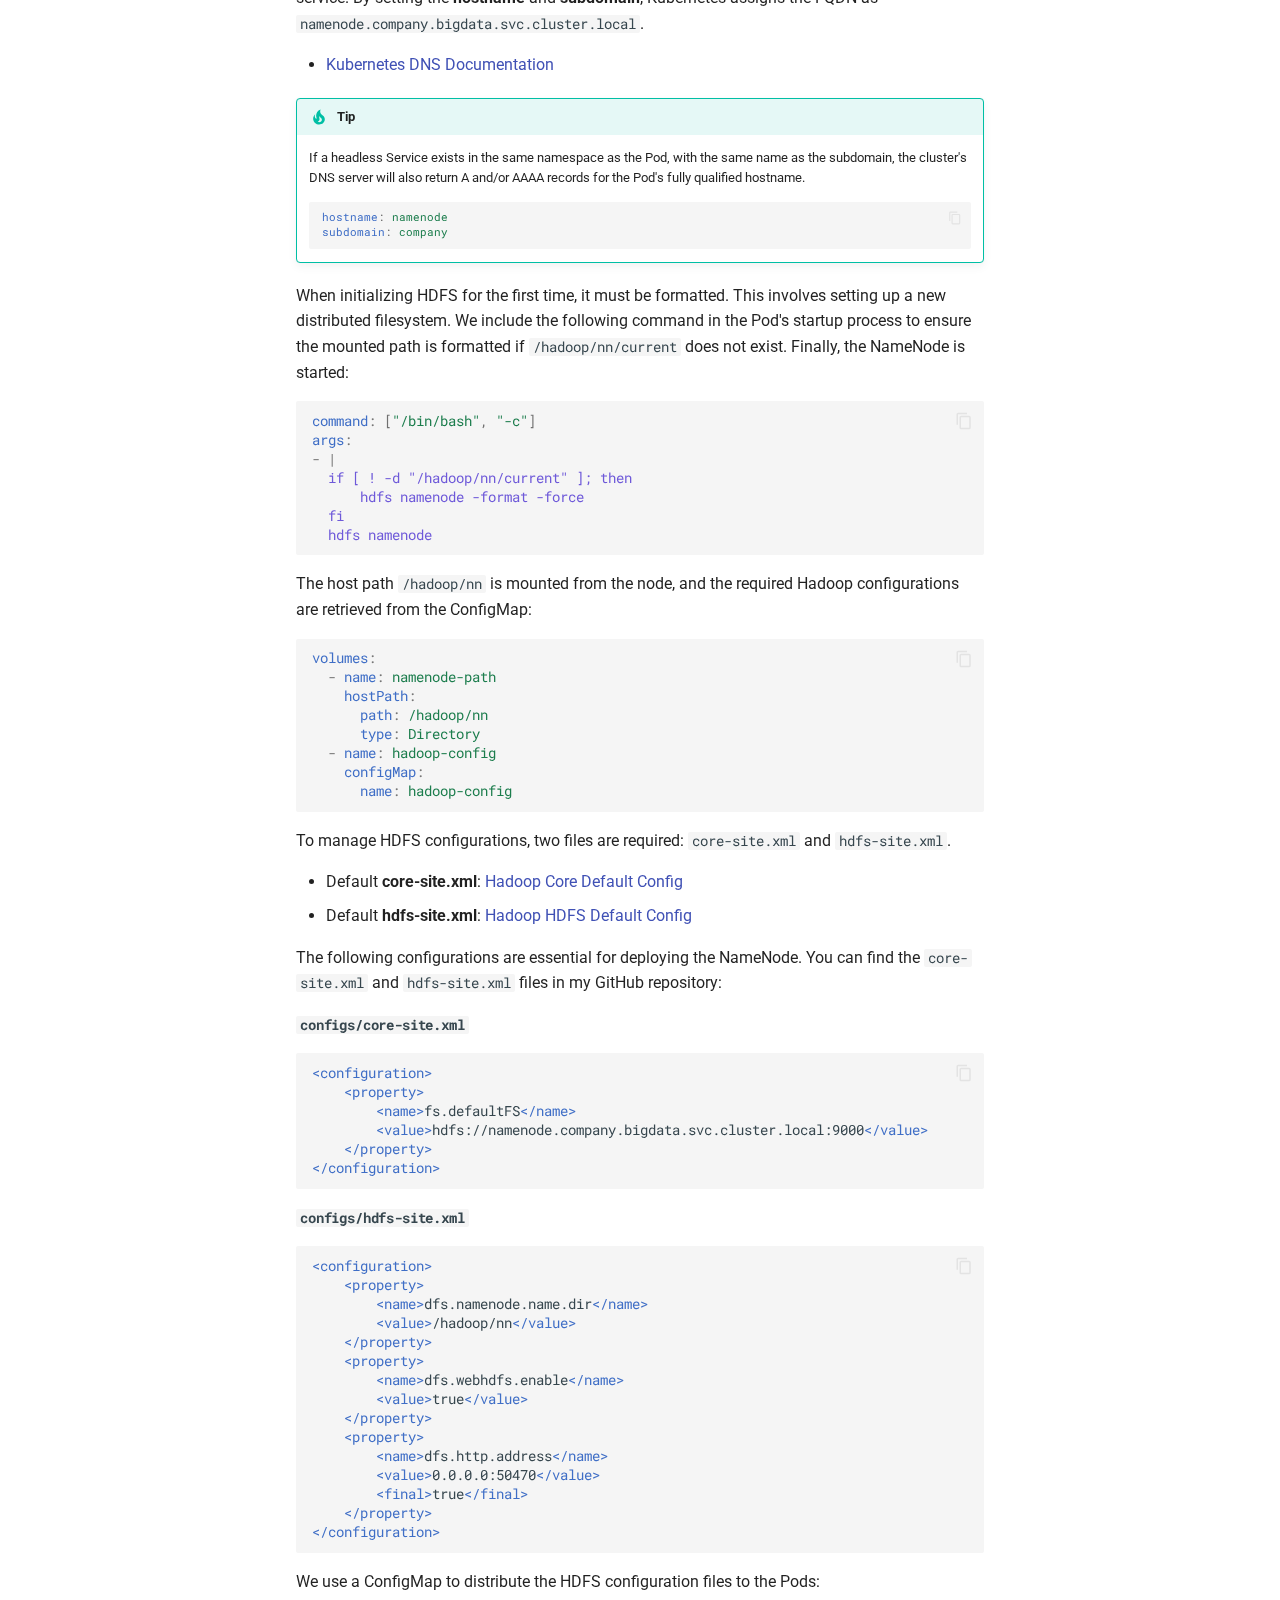
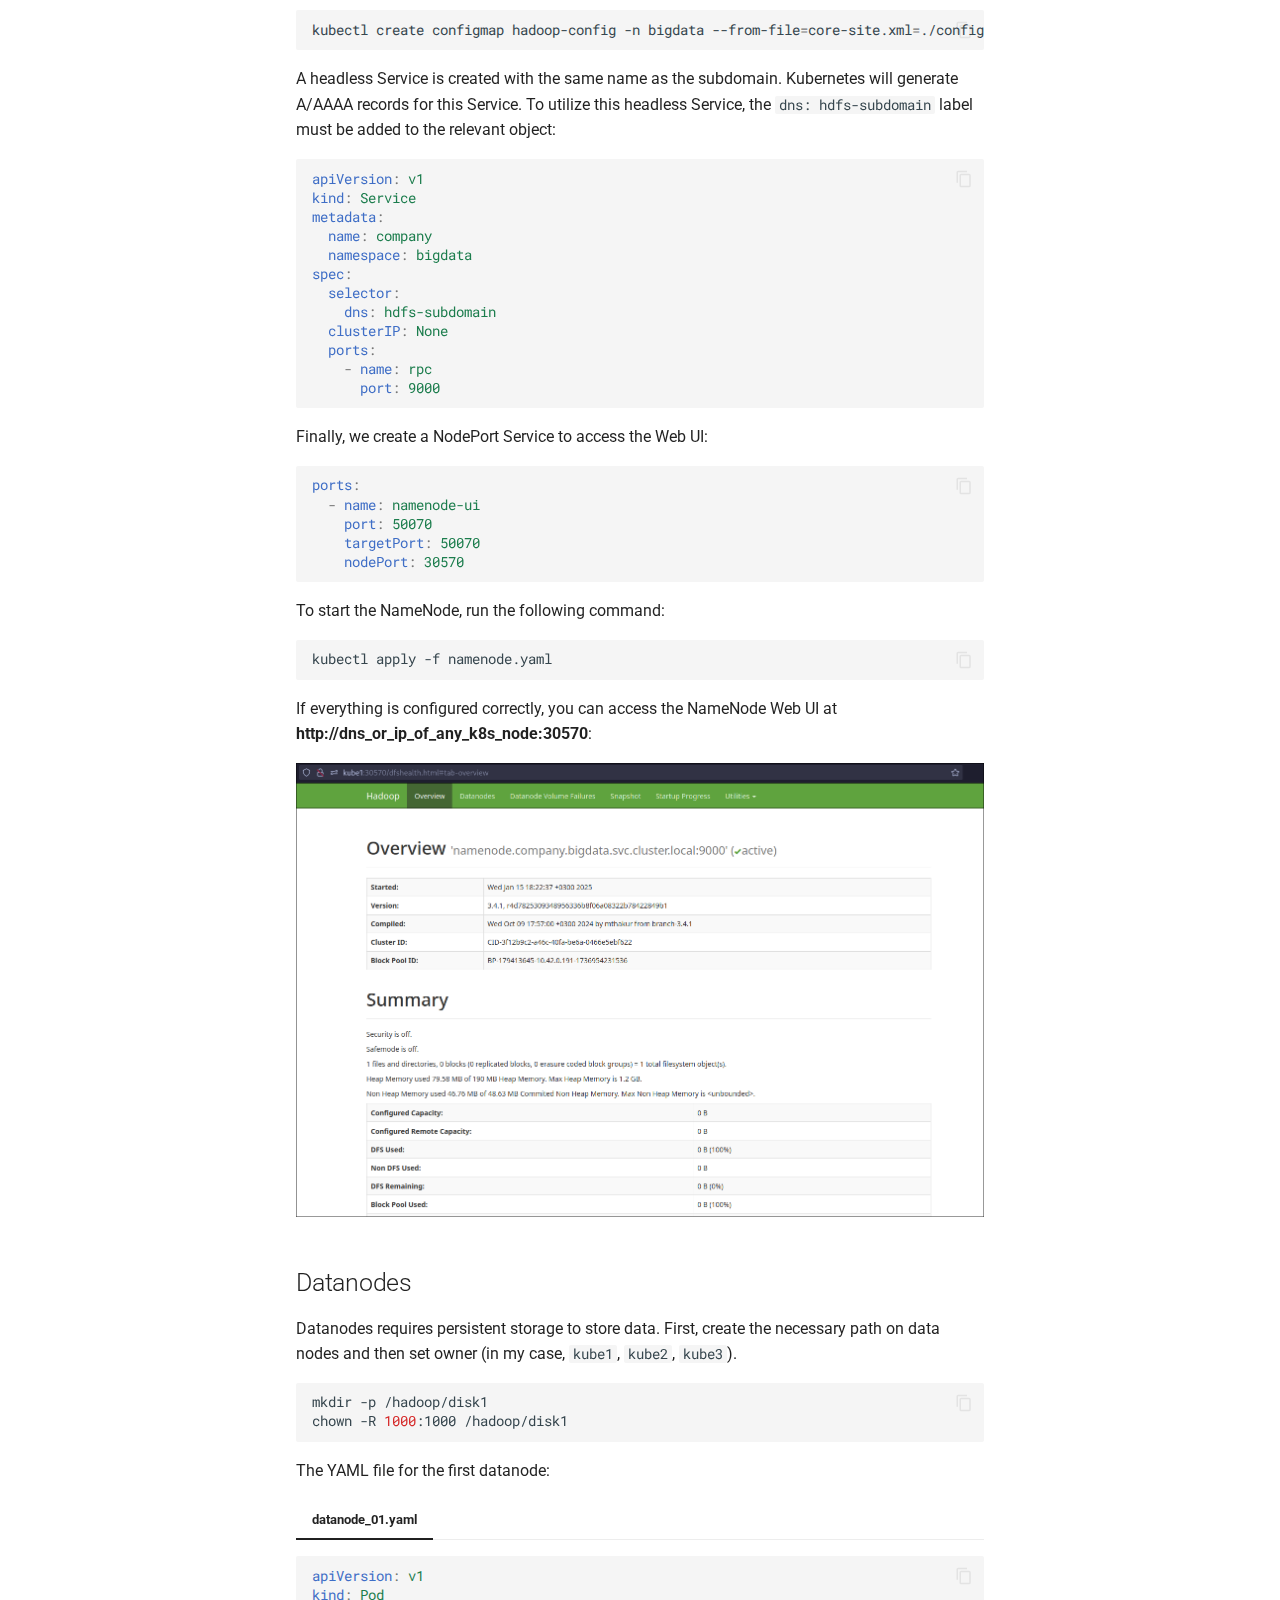
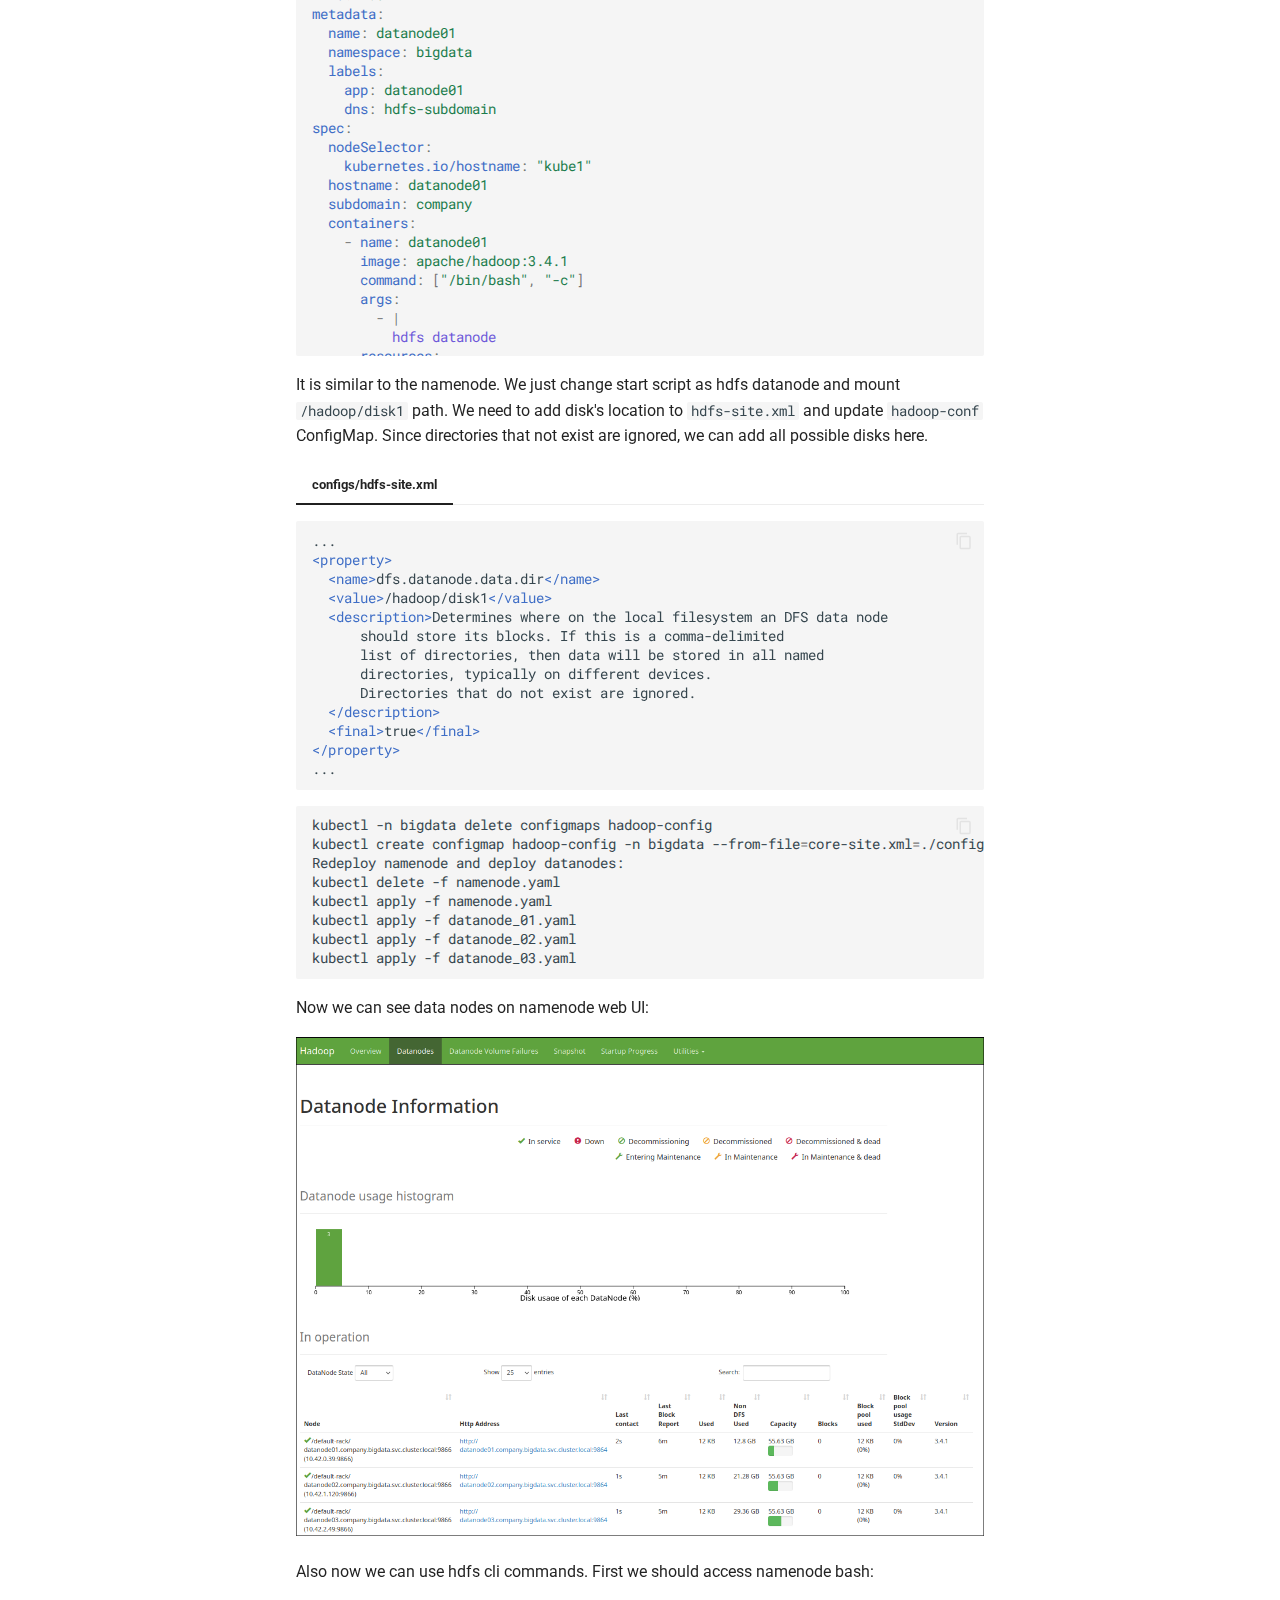
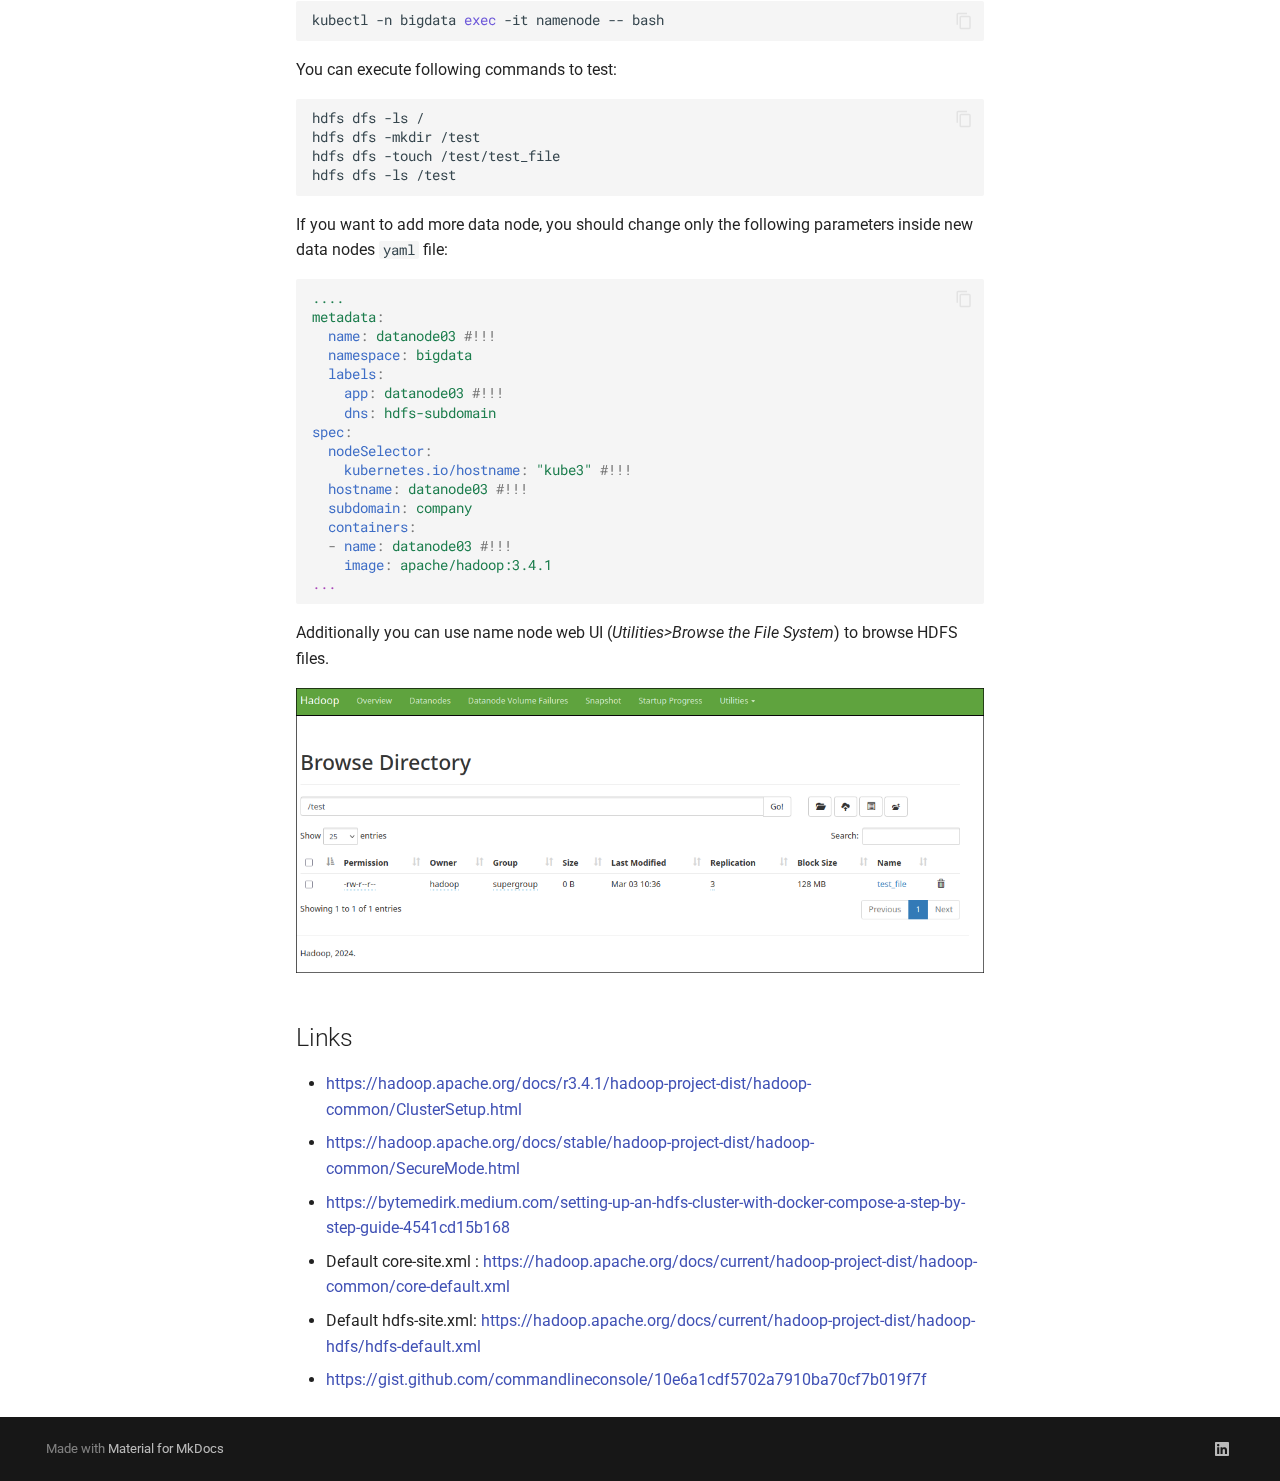
<file: big-data-on-kubernetes/hdfs/index.html>
<!doctype html>
<html lang="en" class="no-js">
  <head>
    
      <meta charset="utf-8">
      <meta name="viewport" content="width=device-width,initial-scale=1">
      
      
      
        <link rel="canonical" href="https://fatihmete.github.io/big-data-on-kubernetes/hdfs/">
      
      
        <link rel="prev" href="../kubernetes/">
      
      
        <link rel="next" href="../secure-hdfs/">
      
      
      <link rel="icon" href="../assets/images/favicon.png">
      <meta name="generator" content="mkdocs-1.6.1, mkdocs-material-9.6.11">
    
    
      
        <title>HDFS - Bigdata on Kubernetes</title>
      
    
    
      <link rel="stylesheet" href="../assets/stylesheets/main.4af4bdda.min.css">
      
        
        <link rel="stylesheet" href="../assets/stylesheets/palette.06af60db.min.css">
      
      


    
    
      
    
    
      
        
        
        <link rel="preconnect" href="https://fonts.gstatic.com" crossorigin>
        <link rel="stylesheet" href="https://fonts.googleapis.com/css?family=Roboto:300,300i,400,400i,700,700i%7CRoboto+Mono:400,400i,700,700i&display=fallback">
        <style>:root{--md-text-font:"Roboto";--md-code-font:"Roboto Mono"}</style>
      
    
    
      <link rel="stylesheet" href="../custom-styles.css">
    
    <script>__md_scope=new URL("..",location),__md_hash=e=>[...e].reduce(((e,_)=>(e<<5)-e+_.charCodeAt(0)),0),__md_get=(e,_=localStorage,t=__md_scope)=>JSON.parse(_.getItem(t.pathname+"."+e)),__md_set=(e,_,t=localStorage,a=__md_scope)=>{try{t.setItem(a.pathname+"."+e,JSON.stringify(_))}catch(e){}}</script>
    
      

    
    
    
   <link href="../assets/stylesheets/glightbox.min.css" rel="stylesheet"/><style>
    html.glightbox-open { overflow: initial; height: 100%; }
    .gslide-title { margin-top: 0px; user-select: text; }
    .gslide-desc { color: #666; user-select: text; }
    .gslide-image img { background: white; }
    .gscrollbar-fixer { padding-right: 15px; }
    .gdesc-inner { font-size: 0.75rem; }
    body[data-md-color-scheme="slate"] .gdesc-inner { background: var(--md-default-bg-color);}
    body[data-md-color-scheme="slate"] .gslide-title { color: var(--md-default-fg-color);}
    body[data-md-color-scheme="slate"] .gslide-desc { color: var(--md-default-fg-color);}</style> <script src="../assets/javascripts/glightbox.min.js"></script></head>
  
  
    
    
      
    
    
    
    
    <body dir="ltr" data-md-color-scheme="default" data-md-color-primary="indigo" data-md-color-accent="indigo">
  
    
    <input class="md-toggle" data-md-toggle="drawer" type="checkbox" id="__drawer" autocomplete="off">
    <input class="md-toggle" data-md-toggle="search" type="checkbox" id="__search" autocomplete="off">
    <label class="md-overlay" for="__drawer"></label>
    <div data-md-component="skip">
      
        
        <a href="#hdfs" class="md-skip">
          Skip to content
        </a>
      
    </div>
    <div data-md-component="announce">
      
    </div>
    
    
      

  

<header class="md-header md-header--shadow" data-md-component="header">
  <nav class="md-header__inner md-grid" aria-label="Header">
    <a href=".." title="Bigdata on Kubernetes" class="md-header__button md-logo" aria-label="Bigdata on Kubernetes" data-md-component="logo">
      
  
  <svg xmlns="http://www.w3.org/2000/svg" viewBox="0 0 24 24"><path d="M12 8a3 3 0 0 0 3-3 3 3 0 0 0-3-3 3 3 0 0 0-3 3 3 3 0 0 0 3 3m0 3.54C9.64 9.35 6.5 8 3 8v11c3.5 0 6.64 1.35 9 3.54 2.36-2.19 5.5-3.54 9-3.54V8c-3.5 0-6.64 1.35-9 3.54"/></svg>

    </a>
    <label class="md-header__button md-icon" for="__drawer">
      
      <svg xmlns="http://www.w3.org/2000/svg" viewBox="0 0 24 24"><path d="M3 6h18v2H3zm0 5h18v2H3zm0 5h18v2H3z"/></svg>
    </label>
    <div class="md-header__title" data-md-component="header-title">
      <div class="md-header__ellipsis">
        <div class="md-header__topic">
          <span class="md-ellipsis">
            Bigdata on Kubernetes
          </span>
        </div>
        <div class="md-header__topic" data-md-component="header-topic">
          <span class="md-ellipsis">
            
              HDFS
            
          </span>
        </div>
      </div>
    </div>
    
      
        <form class="md-header__option" data-md-component="palette">
  
    
    
    
    <input class="md-option" data-md-color-media="(prefers-color-scheme: light)" data-md-color-scheme="default" data-md-color-primary="indigo" data-md-color-accent="indigo"  aria-label="Switch to dark mode"  type="radio" name="__palette" id="__palette_0">
    
      <label class="md-header__button md-icon" title="Switch to dark mode" for="__palette_1" hidden>
        <svg xmlns="http://www.w3.org/2000/svg" viewBox="0 0 24 24"><path d="M12 8a4 4 0 0 0-4 4 4 4 0 0 0 4 4 4 4 0 0 0 4-4 4 4 0 0 0-4-4m0 10a6 6 0 0 1-6-6 6 6 0 0 1 6-6 6 6 0 0 1 6 6 6 6 0 0 1-6 6m8-9.31V4h-4.69L12 .69 8.69 4H4v4.69L.69 12 4 15.31V20h4.69L12 23.31 15.31 20H20v-4.69L23.31 12z"/></svg>
      </label>
    
  
    
    
    
    <input class="md-option" data-md-color-media="(prefers-color-scheme: dark)" data-md-color-scheme="slate" data-md-color-primary="indigo" data-md-color-accent="indigo"  aria-label="Switch to system preference"  type="radio" name="__palette" id="__palette_1">
    
      <label class="md-header__button md-icon" title="Switch to system preference" for="__palette_0" hidden>
        <svg xmlns="http://www.w3.org/2000/svg" viewBox="0 0 24 24"><path d="M12 18c-.89 0-1.74-.2-2.5-.55C11.56 16.5 13 14.42 13 12s-1.44-4.5-3.5-5.45C10.26 6.2 11.11 6 12 6a6 6 0 0 1 6 6 6 6 0 0 1-6 6m8-9.31V4h-4.69L12 .69 8.69 4H4v4.69L.69 12 4 15.31V20h4.69L12 23.31 15.31 20H20v-4.69L23.31 12z"/></svg>
      </label>
    
  
</form>
      
    
    
      <script>var palette=__md_get("__palette");if(palette&&palette.color){if("(prefers-color-scheme)"===palette.color.media){var media=matchMedia("(prefers-color-scheme: light)"),input=document.querySelector(media.matches?"[data-md-color-media='(prefers-color-scheme: light)']":"[data-md-color-media='(prefers-color-scheme: dark)']");palette.color.media=input.getAttribute("data-md-color-media"),palette.color.scheme=input.getAttribute("data-md-color-scheme"),palette.color.primary=input.getAttribute("data-md-color-primary"),palette.color.accent=input.getAttribute("data-md-color-accent")}for(var[key,value]of Object.entries(palette.color))document.body.setAttribute("data-md-color-"+key,value)}</script>
    
    
    
      
      
        <label class="md-header__button md-icon" for="__search">
          
          <svg xmlns="http://www.w3.org/2000/svg" viewBox="0 0 24 24"><path d="M9.5 3A6.5 6.5 0 0 1 16 9.5c0 1.61-.59 3.09-1.56 4.23l.27.27h.79l5 5-1.5 1.5-5-5v-.79l-.27-.27A6.52 6.52 0 0 1 9.5 16 6.5 6.5 0 0 1 3 9.5 6.5 6.5 0 0 1 9.5 3m0 2C7 5 5 7 5 9.5S7 14 9.5 14 14 12 14 9.5 12 5 9.5 5"/></svg>
        </label>
        <div class="md-search" data-md-component="search" role="dialog">
  <label class="md-search__overlay" for="__search"></label>
  <div class="md-search__inner" role="search">
    <form class="md-search__form" name="search">
      <input type="text" class="md-search__input" name="query" aria-label="Search" placeholder="Search" autocapitalize="off" autocorrect="off" autocomplete="off" spellcheck="false" data-md-component="search-query" required>
      <label class="md-search__icon md-icon" for="__search">
        
        <svg xmlns="http://www.w3.org/2000/svg" viewBox="0 0 24 24"><path d="M9.5 3A6.5 6.5 0 0 1 16 9.5c0 1.61-.59 3.09-1.56 4.23l.27.27h.79l5 5-1.5 1.5-5-5v-.79l-.27-.27A6.52 6.52 0 0 1 9.5 16 6.5 6.5 0 0 1 3 9.5 6.5 6.5 0 0 1 9.5 3m0 2C7 5 5 7 5 9.5S7 14 9.5 14 14 12 14 9.5 12 5 9.5 5"/></svg>
        
        <svg xmlns="http://www.w3.org/2000/svg" viewBox="0 0 24 24"><path d="M20 11v2H8l5.5 5.5-1.42 1.42L4.16 12l7.92-7.92L13.5 5.5 8 11z"/></svg>
      </label>
      <nav class="md-search__options" aria-label="Search">
        
        <button type="reset" class="md-search__icon md-icon" title="Clear" aria-label="Clear" tabindex="-1">
          
          <svg xmlns="http://www.w3.org/2000/svg" viewBox="0 0 24 24"><path d="M19 6.41 17.59 5 12 10.59 6.41 5 5 6.41 10.59 12 5 17.59 6.41 19 12 13.41 17.59 19 19 17.59 13.41 12z"/></svg>
        </button>
      </nav>
      
    </form>
    <div class="md-search__output">
      <div class="md-search__scrollwrap" tabindex="0" data-md-scrollfix>
        <div class="md-search-result" data-md-component="search-result">
          <div class="md-search-result__meta">
            Initializing search
          </div>
          <ol class="md-search-result__list" role="presentation"></ol>
        </div>
      </div>
    </div>
  </div>
</div>
      
    
    
      <div class="md-header__source">
        <a href="https://github.com/fatihmete/big-data-on-k8s" title="Go to repository" class="md-source" data-md-component="source">
  <div class="md-source__icon md-icon">
    
    <svg xmlns="http://www.w3.org/2000/svg" viewBox="0 0 448 512"><!--! Font Awesome Free 6.7.2 by @fontawesome - https://fontawesome.com License - https://fontawesome.com/license/free (Icons: CC BY 4.0, Fonts: SIL OFL 1.1, Code: MIT License) Copyright 2024 Fonticons, Inc.--><path d="M439.55 236.05 244 40.45a28.87 28.87 0 0 0-40.81 0l-40.66 40.63 51.52 51.52c27.06-9.14 52.68 16.77 43.39 43.68l49.66 49.66c34.23-11.8 61.18 31 35.47 56.69-26.49 26.49-70.21-2.87-56-37.34L240.22 199v121.85c25.3 12.54 22.26 41.85 9.08 55a34.34 34.34 0 0 1-48.55 0c-17.57-17.6-11.07-46.91 11.25-56v-123c-20.8-8.51-24.6-30.74-18.64-45L142.57 101 8.45 235.14a28.86 28.86 0 0 0 0 40.81l195.61 195.6a28.86 28.86 0 0 0 40.8 0l194.69-194.69a28.86 28.86 0 0 0 0-40.81"/></svg>
  </div>
  <div class="md-source__repository">
    fatihmete/big-data-on-k8s
  </div>
</a>
      </div>
    
  </nav>
  
</header>
    
    <div class="md-container" data-md-component="container">
      
      
        
          
        
      
      <main class="md-main" data-md-component="main">
        <div class="md-main__inner md-grid">
          
            
              
              <div class="md-sidebar md-sidebar--primary" data-md-component="sidebar" data-md-type="navigation" >
                <div class="md-sidebar__scrollwrap">
                  <div class="md-sidebar__inner">
                    



<nav class="md-nav md-nav--primary" aria-label="Navigation" data-md-level="0">
  <label class="md-nav__title" for="__drawer">
    <a href=".." title="Bigdata on Kubernetes" class="md-nav__button md-logo" aria-label="Bigdata on Kubernetes" data-md-component="logo">
      
  
  <svg xmlns="http://www.w3.org/2000/svg" viewBox="0 0 24 24"><path d="M12 8a3 3 0 0 0 3-3 3 3 0 0 0-3-3 3 3 0 0 0-3 3 3 3 0 0 0 3 3m0 3.54C9.64 9.35 6.5 8 3 8v11c3.5 0 6.64 1.35 9 3.54 2.36-2.19 5.5-3.54 9-3.54V8c-3.5 0-6.64 1.35-9 3.54"/></svg>

    </a>
    Bigdata on Kubernetes
  </label>
  
    <div class="md-nav__source">
      <a href="https://github.com/fatihmete/big-data-on-k8s" title="Go to repository" class="md-source" data-md-component="source">
  <div class="md-source__icon md-icon">
    
    <svg xmlns="http://www.w3.org/2000/svg" viewBox="0 0 448 512"><!--! Font Awesome Free 6.7.2 by @fontawesome - https://fontawesome.com License - https://fontawesome.com/license/free (Icons: CC BY 4.0, Fonts: SIL OFL 1.1, Code: MIT License) Copyright 2024 Fonticons, Inc.--><path d="M439.55 236.05 244 40.45a28.87 28.87 0 0 0-40.81 0l-40.66 40.63 51.52 51.52c27.06-9.14 52.68 16.77 43.39 43.68l49.66 49.66c34.23-11.8 61.18 31 35.47 56.69-26.49 26.49-70.21-2.87-56-37.34L240.22 199v121.85c25.3 12.54 22.26 41.85 9.08 55a34.34 34.34 0 0 1-48.55 0c-17.57-17.6-11.07-46.91 11.25-56v-123c-20.8-8.51-24.6-30.74-18.64-45L142.57 101 8.45 235.14a28.86 28.86 0 0 0 0 40.81l195.61 195.6a28.86 28.86 0 0 0 40.8 0l194.69-194.69a28.86 28.86 0 0 0 0-40.81"/></svg>
  </div>
  <div class="md-source__repository">
    fatihmete/big-data-on-k8s
  </div>
</a>
    </div>
  
  <ul class="md-nav__list" data-md-scrollfix>
    
      
      
  
  
  
  
    <li class="md-nav__item">
      <a href=".." class="md-nav__link">
        
  
  
  <span class="md-ellipsis">
    Home
    
  </span>
  

      </a>
    </li>
  

    
      
      
  
  
  
  
    <li class="md-nav__item">
      <a href="../kubernetes/" class="md-nav__link">
        
  
  
  <span class="md-ellipsis">
    Kubernetes
    
  </span>
  

      </a>
    </li>
  

    
      
      
  
  
    
  
  
  
    <li class="md-nav__item md-nav__item--active">
      
      <input class="md-nav__toggle md-toggle" type="checkbox" id="__toc">
      
      
        
      
      
        <label class="md-nav__link md-nav__link--active" for="__toc">
          
  
  
  <span class="md-ellipsis">
    HDFS
    
  </span>
  

          <span class="md-nav__icon md-icon"></span>
        </label>
      
      <a href="./" class="md-nav__link md-nav__link--active">
        
  
  
  <span class="md-ellipsis">
    HDFS
    
  </span>
  

      </a>
      
        

<nav class="md-nav md-nav--secondary" aria-label="Table of contents">
  
  
  
    
  
  
    <label class="md-nav__title" for="__toc">
      <span class="md-nav__icon md-icon"></span>
      Table of contents
    </label>
    <ul class="md-nav__list" data-md-component="toc" data-md-scrollfix>
      
        <li class="md-nav__item">
  <a href="#foreword" class="md-nav__link">
    <span class="md-ellipsis">
      Foreword
    </span>
  </a>
  
</li>
      
        <li class="md-nav__item">
  <a href="#namespace" class="md-nav__link">
    <span class="md-ellipsis">
      Namespace
    </span>
  </a>
  
</li>
      
        <li class="md-nav__item">
  <a href="#namenode" class="md-nav__link">
    <span class="md-ellipsis">
      Namenode
    </span>
  </a>
  
    <nav class="md-nav" aria-label="Namenode">
      <ul class="md-nav__list">
        
          <li class="md-nav__item">
  <a href="#configscore-sitexml" class="md-nav__link">
    <span class="md-ellipsis">
      configs/core-site.xml
    </span>
  </a>
  
</li>
        
          <li class="md-nav__item">
  <a href="#configshdfs-sitexml" class="md-nav__link">
    <span class="md-ellipsis">
      configs/hdfs-site.xml
    </span>
  </a>
  
</li>
        
      </ul>
    </nav>
  
</li>
      
        <li class="md-nav__item">
  <a href="#datanodes" class="md-nav__link">
    <span class="md-ellipsis">
      Datanodes
    </span>
  </a>
  
</li>
      
        <li class="md-nav__item">
  <a href="#links" class="md-nav__link">
    <span class="md-ellipsis">
      Links
    </span>
  </a>
  
</li>
      
    </ul>
  
</nav>
      
    </li>
  

    
      
      
  
  
  
  
    <li class="md-nav__item">
      <a href="../secure-hdfs/" class="md-nav__link">
        
  
  
  <span class="md-ellipsis">
    Secure HDFS
    
  </span>
  

      </a>
    </li>
  

    
      
      
  
  
  
  
    <li class="md-nav__item">
      <a href="../hive/" class="md-nav__link">
        
  
  
  <span class="md-ellipsis">
    Hive
    
  </span>
  

      </a>
    </li>
  

    
      
      
  
  
  
  
    <li class="md-nav__item">
      <a href="../hue/" class="md-nav__link">
        
  
  
  <span class="md-ellipsis">
    Hue
    
  </span>
  

      </a>
    </li>
  

    
      
      
  
  
  
  
    <li class="md-nav__item">
      <a href="../ranger/" class="md-nav__link">
        
  
  
  <span class="md-ellipsis">
    Ranger
    
  </span>
  

      </a>
    </li>
  

    
      
      
  
  
  
  
    
    
    
    
    
    <li class="md-nav__item md-nav__item--nested">
      
        
        
        <input class="md-nav__toggle md-toggle " type="checkbox" id="__nav_8" >
        
          
          <label class="md-nav__link" for="__nav_8" id="__nav_8_label" tabindex="0">
            
  
  
  <span class="md-ellipsis">
    Ranger Plugins
    
  </span>
  

            <span class="md-nav__icon md-icon"></span>
          </label>
        
        <nav class="md-nav" data-md-level="1" aria-labelledby="__nav_8_label" aria-expanded="false">
          <label class="md-nav__title" for="__nav_8">
            <span class="md-nav__icon md-icon"></span>
            Ranger Plugins
          </label>
          <ul class="md-nav__list" data-md-scrollfix>
            
              
                
  
  
  
  
    <li class="md-nav__item">
      <a href="../ranger-hdfs-plugin/" class="md-nav__link">
        
  
  
  <span class="md-ellipsis">
    HDFS Plugin
    
  </span>
  

      </a>
    </li>
  

              
            
              
                
  
  
  
  
    <li class="md-nav__item">
      <a href="../ranger-hive-plugin/" class="md-nav__link">
        
  
  
  <span class="md-ellipsis">
    Hive Plugin
    
  </span>
  

      </a>
    </li>
  

              
            
          </ul>
        </nav>
      
    </li>
  

    
      
      
  
  
  
  
    <li class="md-nav__item">
      <a href="../trino/" class="md-nav__link">
        
  
  
  <span class="md-ellipsis">
    Trino
    
  </span>
  

      </a>
    </li>
  

    
      
      
  
  
  
  
    <li class="md-nav__item">
      <a href="../todo/" class="md-nav__link">
        
  
  
  <span class="md-ellipsis">
    TODO
    
  </span>
  

      </a>
    </li>
  

    
      
      
  
  
  
  
    <li class="md-nav__item">
      <a href="../useful-commands/" class="md-nav__link">
        
  
  
  <span class="md-ellipsis">
    Useful Commands
    
  </span>
  

      </a>
    </li>
  

    
  </ul>
</nav>
                  </div>
                </div>
              </div>
            
            
              
              <div class="md-sidebar md-sidebar--secondary" data-md-component="sidebar" data-md-type="toc" >
                <div class="md-sidebar__scrollwrap">
                  <div class="md-sidebar__inner">
                    

<nav class="md-nav md-nav--secondary" aria-label="Table of contents">
  
  
  
    
  
  
    <label class="md-nav__title" for="__toc">
      <span class="md-nav__icon md-icon"></span>
      Table of contents
    </label>
    <ul class="md-nav__list" data-md-component="toc" data-md-scrollfix>
      
        <li class="md-nav__item">
  <a href="#foreword" class="md-nav__link">
    <span class="md-ellipsis">
      Foreword
    </span>
  </a>
  
</li>
      
        <li class="md-nav__item">
  <a href="#namespace" class="md-nav__link">
    <span class="md-ellipsis">
      Namespace
    </span>
  </a>
  
</li>
      
        <li class="md-nav__item">
  <a href="#namenode" class="md-nav__link">
    <span class="md-ellipsis">
      Namenode
    </span>
  </a>
  
    <nav class="md-nav" aria-label="Namenode">
      <ul class="md-nav__list">
        
          <li class="md-nav__item">
  <a href="#configscore-sitexml" class="md-nav__link">
    <span class="md-ellipsis">
      configs/core-site.xml
    </span>
  </a>
  
</li>
        
          <li class="md-nav__item">
  <a href="#configshdfs-sitexml" class="md-nav__link">
    <span class="md-ellipsis">
      configs/hdfs-site.xml
    </span>
  </a>
  
</li>
        
      </ul>
    </nav>
  
</li>
      
        <li class="md-nav__item">
  <a href="#datanodes" class="md-nav__link">
    <span class="md-ellipsis">
      Datanodes
    </span>
  </a>
  
</li>
      
        <li class="md-nav__item">
  <a href="#links" class="md-nav__link">
    <span class="md-ellipsis">
      Links
    </span>
  </a>
  
</li>
      
    </ul>
  
</nav>
                  </div>
                </div>
              </div>
            
          
          
            <div class="md-content" data-md-component="content">
              <article class="md-content__inner md-typeset">
                
                  


  
  


<h1 id="hdfs">HDFS</h1>
<h2 id="foreword">Foreword</h2>
<p>Deploying HDFS on Kubernetes is a complex task. Fortunately, Apache provides official Docker images on <a href="https://hub.docker.com/r/apache/hadoop/tags">Docker Hub</a>, which serve as a good starting point. However, the critical decision lies in selecting the appropriate Kubernetes storage type, as HDFS requires persistent data storage.</p>
<p>In a traditional HDFS setup, data is stored on disks in dedicated servers. Kubernetes, however, emphasizes resource abstraction, meaning resources should not be tied to specific nodes. This requires the use of persistent volumes. A suitable CSI (Container Storage Interface) driver is essential, and the choice depends on factors such as network speed, environment, data replication (for the CSI driver), and HDFS replication. While it is technically possible to deploy HDFS in the traditional way on Kubernetes, it may not align with Kubernetes' design principles.</p>
<p>HDFS is highly fault-tolerant, protecting against data loss even if some nodes fail—similar to Kubernetes. These similarities allow for multiple architectural approaches to deploying HDFS on Kubernetes. Below are three common methods:</p>
<ol>
<li><strong>Using Persistent Volumes and StatefulSets</strong>: This approach uses Persistent Volumes for storage and StatefulSets to manage the NameNode and DataNodes. It is flexible and aligns well with Kubernetes' design principles.</li>
<li><strong>Using Host Disks with Node Affinity</strong>: This method uses host disks for storage and ties Kubernetes Pods to specific nodes using selectors. It is a more traditional, node-dependent setup.</li>
<li><strong>Using StatefulSets for the NameNode and DaemonSets for the DataNodes</strong>: This hybrid approach combines StatefulSets and DaemonSets for different HDFS components.</li>
</ol>
<p>...</p>
<p>Each method has its trade-offs. For my home-level setup, the second method (host disks with node affinity) seemed more suitable. Kubernetes ensures high availability at the container level, while HDFS handles data protection against hardware failures. Additionally, learning through Kubernetes Pods as atomic units makes the concepts clearer and more practical.</p>
<div class="admonition tip">
<p class="admonition-title">Tip</p>
<p>Depending on your architecture, you might consider using external cloud object storage (e.g., S3, Azure Blob) or deploying HDFS or MinIO outside the Kubernetes cluster.</p>
</div>
<p>In this documentation, I will demonstrate a basic HDFS setup consisting of a single NameNode and multiple DataNodes. The setup will use three nodes: <code>kube1</code>, <code>kube2</code>, and <code>kube3</code> as DataNodes, with <code>kube1</code> also serving as the NameNode.</p>
<p>For simplicity, I will not deploy additional components such as ResourceManager (YARN), a secondary NameNode, JournalNode, Failover Controller, or HDFS Federation. YARN is unnecessary because we will deploy Spark on Kubernetes and use Trino instead.</p>
<h2 id="namespace">Namespace</h2>
<p>The first step is to create a namespace for the big data services:</p>
<div class="language-bash highlight"><pre><span></span><code><span id="__span-0-1"><a id="__codelineno-0-1" name="__codelineno-0-1" href="#__codelineno-0-1"></a>kubectl<span class="w"> </span>create<span class="w"> </span>namespace<span class="w"> </span>bigdata
</span></code></pre></div>
<h2 id="namenode">Namenode</h2>
<p><a class="glightbox" href="../assets/hdfs_arc.png" data-type="image" data-width="auto" data-height="auto" data-desc-position="bottom"><img alt="HDFS Architecture" src="../assets/hdfs_arc.png" /></a></p>
<blockquote>
<p>HDFS follows a master/slave architecture. An HDFS cluster consists of a single NameNode, which acts as the master server, managing the file system namespace and regulating client access to files.</p>
</blockquote>
<p>The NameNode requires persistent storage to maintain metadata about the file system. First, create the necessary directory on the node (in this case, <code>kube1</code>) and set the correct ownership:</p>
<div class="language-bash highlight"><pre><span></span><code><span id="__span-1-1"><a id="__codelineno-1-1" name="__codelineno-1-1" href="#__codelineno-1-1"></a>mkdir<span class="w"> </span>-p<span class="w"> </span>/hadoop/nn
</span><span id="__span-1-2"><a id="__codelineno-1-2" name="__codelineno-1-2" href="#__codelineno-1-2"></a>chown<span class="w"> </span>-R<span class="w"> </span><span class="m">1000</span>:1000<span class="w"> </span>/hadoop/nn
</span></code></pre></div>
<div class="admonition danger">
<p class="admonition-title">Danger</p>
<p>Ensure that ownership and permissions are set correctly. Most startup issues are caused by permission errors.</p>
</div>
<p>The structure of the main development folder is as follows:</p>
<div class="language-text highlight"><pre><span></span><code><span id="__span-2-1"><a id="__codelineno-2-1" name="__codelineno-2-1" href="#__codelineno-2-1"></a>.
</span><span id="__span-2-2"><a id="__codelineno-2-2" name="__codelineno-2-2" href="#__codelineno-2-2"></a>├── configs
</span><span id="__span-2-3"><a id="__codelineno-2-3" name="__codelineno-2-3" href="#__codelineno-2-3"></a>│   ├── core-site.xml
</span><span id="__span-2-4"><a id="__codelineno-2-4" name="__codelineno-2-4" href="#__codelineno-2-4"></a>│   └── hdfs-site.xml
</span><span id="__span-2-5"><a id="__codelineno-2-5" name="__codelineno-2-5" href="#__codelineno-2-5"></a>└── namenode.yaml
</span></code></pre></div>
<p>The YAML file for the NameNode Pod and its associated services is shown below:</p>
<div class="language-yaml highlight"><pre><span></span><code><span id="__span-3-1"><a id="__codelineno-3-1" name="__codelineno-3-1" href="#__codelineno-3-1"></a><span class="nt">apiVersion</span><span class="p">:</span><span class="w"> </span><span class="l l-Scalar l-Scalar-Plain">v1</span>
</span><span id="__span-3-2"><a id="__codelineno-3-2" name="__codelineno-3-2" href="#__codelineno-3-2"></a><span class="nt">kind</span><span class="p">:</span><span class="w"> </span><span class="l l-Scalar l-Scalar-Plain">Pod</span>
</span><span id="__span-3-3"><a id="__codelineno-3-3" name="__codelineno-3-3" href="#__codelineno-3-3"></a><span class="nt">metadata</span><span class="p">:</span>
</span><span id="__span-3-4"><a id="__codelineno-3-4" name="__codelineno-3-4" href="#__codelineno-3-4"></a><span class="w">  </span><span class="nt">name</span><span class="p">:</span><span class="w"> </span><span class="l l-Scalar l-Scalar-Plain">namenode</span>
</span><span id="__span-3-5"><a id="__codelineno-3-5" name="__codelineno-3-5" href="#__codelineno-3-5"></a><span class="w">  </span><span class="nt">namespace</span><span class="p">:</span><span class="w"> </span><span class="l l-Scalar l-Scalar-Plain">bigdata</span>
</span><span id="__span-3-6"><a id="__codelineno-3-6" name="__codelineno-3-6" href="#__codelineno-3-6"></a><span class="w">  </span><span class="nt">labels</span><span class="p">:</span>
</span><span id="__span-3-7"><a id="__codelineno-3-7" name="__codelineno-3-7" href="#__codelineno-3-7"></a><span class="w">    </span><span class="nt">app</span><span class="p">:</span><span class="w"> </span><span class="l l-Scalar l-Scalar-Plain">namenode</span>
</span><span id="__span-3-8"><a id="__codelineno-3-8" name="__codelineno-3-8" href="#__codelineno-3-8"></a><span class="w">    </span><span class="nt">dns</span><span class="p">:</span><span class="w"> </span><span class="l l-Scalar l-Scalar-Plain">hdfs-subdomain</span>
</span><span id="__span-3-9"><a id="__codelineno-3-9" name="__codelineno-3-9" href="#__codelineno-3-9"></a><span class="nt">spec</span><span class="p">:</span>
</span><span id="__span-3-10"><a id="__codelineno-3-10" name="__codelineno-3-10" href="#__codelineno-3-10"></a><span class="w">  </span><span class="nt">nodeSelector</span><span class="p">:</span>
</span><span id="__span-3-11"><a id="__codelineno-3-11" name="__codelineno-3-11" href="#__codelineno-3-11"></a><span class="w">    </span><span class="nt">kubernetes.io/hostname</span><span class="p">:</span><span class="w"> </span><span class="s">&quot;kube1&quot;</span>
</span><span id="__span-3-12"><a id="__codelineno-3-12" name="__codelineno-3-12" href="#__codelineno-3-12"></a><span class="w">  </span><span class="nt">hostname</span><span class="p">:</span><span class="w"> </span><span class="l l-Scalar l-Scalar-Plain">namenode</span>
</span><span id="__span-3-13"><a id="__codelineno-3-13" name="__codelineno-3-13" href="#__codelineno-3-13"></a><span class="w">  </span><span class="nt">subdomain</span><span class="p">:</span><span class="w"> </span><span class="l l-Scalar l-Scalar-Plain">company</span>
</span><span id="__span-3-14"><a id="__codelineno-3-14" name="__codelineno-3-14" href="#__codelineno-3-14"></a><span class="w">  </span><span class="nt">containers</span><span class="p">:</span>
</span><span id="__span-3-15"><a id="__codelineno-3-15" name="__codelineno-3-15" href="#__codelineno-3-15"></a><span class="w">    </span><span class="p p-Indicator">-</span><span class="w"> </span><span class="nt">name</span><span class="p">:</span><span class="w"> </span><span class="l l-Scalar l-Scalar-Plain">namenode</span>
</span><span id="__span-3-16"><a id="__codelineno-3-16" name="__codelineno-3-16" href="#__codelineno-3-16"></a><span class="w">      </span><span class="nt">image</span><span class="p">:</span><span class="w"> </span><span class="l l-Scalar l-Scalar-Plain">apache/hadoop:3.4.1</span>
</span><span id="__span-3-17"><a id="__codelineno-3-17" name="__codelineno-3-17" href="#__codelineno-3-17"></a><span class="w">      </span><span class="nt">command</span><span class="p">:</span><span class="w"> </span><span class="p p-Indicator">[</span><span class="s">&quot;/bin/bash&quot;</span><span class="p p-Indicator">,</span><span class="w"> </span><span class="s">&quot;-c&quot;</span><span class="p p-Indicator">]</span>
</span><span id="__span-3-18"><a id="__codelineno-3-18" name="__codelineno-3-18" href="#__codelineno-3-18"></a><span class="w">      </span><span class="nt">args</span><span class="p">:</span>
</span><span id="__span-3-19"><a id="__codelineno-3-19" name="__codelineno-3-19" href="#__codelineno-3-19"></a><span class="w">        </span><span class="p p-Indicator">-</span><span class="w"> </span><span class="p p-Indicator">|</span>
</span><span id="__span-3-20"><a id="__codelineno-3-20" name="__codelineno-3-20" href="#__codelineno-3-20"></a><span class="w">          </span><span class="no">if [ ! -d &quot;/hadoop/nn/current&quot; ]; then</span>
</span><span id="__span-3-21"><a id="__codelineno-3-21" name="__codelineno-3-21" href="#__codelineno-3-21"></a><span class="w">              </span><span class="no">hdfs namenode -format -force</span>
</span><span id="__span-3-22"><a id="__codelineno-3-22" name="__codelineno-3-22" href="#__codelineno-3-22"></a><span class="w">          </span><span class="no">fi</span>
</span><span id="__span-3-23"><a id="__codelineno-3-23" name="__codelineno-3-23" href="#__codelineno-3-23"></a><span class="w">          </span><span class="no">hdfs namenode</span>
</span><span id="__span-3-24"><a id="__codelineno-3-24" name="__codelineno-3-24" href="#__codelineno-3-24"></a><span class="w">      </span><span class="nt">resources</span><span class="p">:</span>
</span><span id="__span-3-25"><a id="__codelineno-3-25" name="__codelineno-3-25" href="#__codelineno-3-25"></a><span class="w">        </span><span class="nt">limits</span><span class="p">:</span>
</span><span id="__span-3-26"><a id="__codelineno-3-26" name="__codelineno-3-26" href="#__codelineno-3-26"></a><span class="w">          </span><span class="nt">memory</span><span class="p">:</span><span class="w"> </span><span class="s">&quot;1G&quot;</span>
</span><span id="__span-3-27"><a id="__codelineno-3-27" name="__codelineno-3-27" href="#__codelineno-3-27"></a><span class="w">          </span><span class="nt">cpu</span><span class="p">:</span><span class="w"> </span><span class="s">&quot;500m&quot;</span>
</span><span id="__span-3-28"><a id="__codelineno-3-28" name="__codelineno-3-28" href="#__codelineno-3-28"></a><span class="w">      </span><span class="nt">volumeMounts</span><span class="p">:</span>
</span><span id="__span-3-29"><a id="__codelineno-3-29" name="__codelineno-3-29" href="#__codelineno-3-29"></a><span class="w">        </span><span class="p p-Indicator">-</span><span class="w"> </span><span class="nt">name</span><span class="p">:</span><span class="w"> </span><span class="l l-Scalar l-Scalar-Plain">hadoop-config</span>
</span><span id="__span-3-30"><a id="__codelineno-3-30" name="__codelineno-3-30" href="#__codelineno-3-30"></a><span class="w">          </span><span class="nt">mountPath</span><span class="p">:</span><span class="w"> </span><span class="l l-Scalar l-Scalar-Plain">/opt/hadoop/etc/hadoop/core-site.xml</span>
</span><span id="__span-3-31"><a id="__codelineno-3-31" name="__codelineno-3-31" href="#__codelineno-3-31"></a><span class="w">          </span><span class="nt">subPath</span><span class="p">:</span><span class="w"> </span><span class="l l-Scalar l-Scalar-Plain">core-site.xml</span>
</span><span id="__span-3-32"><a id="__codelineno-3-32" name="__codelineno-3-32" href="#__codelineno-3-32"></a><span class="w">        </span><span class="p p-Indicator">-</span><span class="w"> </span><span class="nt">name</span><span class="p">:</span><span class="w"> </span><span class="l l-Scalar l-Scalar-Plain">hadoop-config</span>
</span><span id="__span-3-33"><a id="__codelineno-3-33" name="__codelineno-3-33" href="#__codelineno-3-33"></a><span class="w">          </span><span class="nt">mountPath</span><span class="p">:</span><span class="w"> </span><span class="l l-Scalar l-Scalar-Plain">/opt/hadoop/etc/hadoop/hdfs-site.xml</span>
</span><span id="__span-3-34"><a id="__codelineno-3-34" name="__codelineno-3-34" href="#__codelineno-3-34"></a><span class="w">          </span><span class="nt">subPath</span><span class="p">:</span><span class="w"> </span><span class="l l-Scalar l-Scalar-Plain">hdfs-site.xml</span>
</span><span id="__span-3-35"><a id="__codelineno-3-35" name="__codelineno-3-35" href="#__codelineno-3-35"></a><span class="w">        </span><span class="p p-Indicator">-</span><span class="w"> </span><span class="nt">name</span><span class="p">:</span><span class="w"> </span><span class="l l-Scalar l-Scalar-Plain">namenode-path</span>
</span><span id="__span-3-36"><a id="__codelineno-3-36" name="__codelineno-3-36" href="#__codelineno-3-36"></a><span class="w">          </span><span class="nt">mountPath</span><span class="p">:</span><span class="w"> </span><span class="l l-Scalar l-Scalar-Plain">/hadoop/nn</span>
</span><span id="__span-3-37"><a id="__codelineno-3-37" name="__codelineno-3-37" href="#__codelineno-3-37"></a><span class="w">  </span><span class="nt">volumes</span><span class="p">:</span>
</span><span id="__span-3-38"><a id="__codelineno-3-38" name="__codelineno-3-38" href="#__codelineno-3-38"></a><span class="w">    </span><span class="p p-Indicator">-</span><span class="w"> </span><span class="nt">name</span><span class="p">:</span><span class="w"> </span><span class="l l-Scalar l-Scalar-Plain">namenode-path</span>
</span><span id="__span-3-39"><a id="__codelineno-3-39" name="__codelineno-3-39" href="#__codelineno-3-39"></a><span class="w">      </span><span class="nt">hostPath</span><span class="p">:</span>
</span><span id="__span-3-40"><a id="__codelineno-3-40" name="__codelineno-3-40" href="#__codelineno-3-40"></a><span class="w">        </span><span class="nt">path</span><span class="p">:</span><span class="w"> </span><span class="l l-Scalar l-Scalar-Plain">/hadoop/nn</span>
</span><span id="__span-3-41"><a id="__codelineno-3-41" name="__codelineno-3-41" href="#__codelineno-3-41"></a><span class="w">        </span><span class="nt">type</span><span class="p">:</span><span class="w"> </span><span class="l l-Scalar l-Scalar-Plain">Directory</span>
</span><span id="__span-3-42"><a id="__codelineno-3-42" name="__codelineno-3-42" href="#__codelineno-3-42"></a><span class="w">    </span><span class="p p-Indicator">-</span><span class="w"> </span><span class="nt">name</span><span class="p">:</span><span class="w"> </span><span class="l l-Scalar l-Scalar-Plain">hadoop-config</span>
</span><span id="__span-3-43"><a id="__codelineno-3-43" name="__codelineno-3-43" href="#__codelineno-3-43"></a><span class="w">      </span><span class="nt">configMap</span><span class="p">:</span>
</span><span id="__span-3-44"><a id="__codelineno-3-44" name="__codelineno-3-44" href="#__codelineno-3-44"></a><span class="w">        </span><span class="nt">name</span><span class="p">:</span><span class="w"> </span><span class="l l-Scalar l-Scalar-Plain">hadoop-config</span>
</span><span id="__span-3-45"><a id="__codelineno-3-45" name="__codelineno-3-45" href="#__codelineno-3-45"></a><span class="nn">---</span>
</span><span id="__span-3-46"><a id="__codelineno-3-46" name="__codelineno-3-46" href="#__codelineno-3-46"></a><span class="nt">apiVersion</span><span class="p">:</span><span class="w"> </span><span class="l l-Scalar l-Scalar-Plain">v1</span>
</span><span id="__span-3-47"><a id="__codelineno-3-47" name="__codelineno-3-47" href="#__codelineno-3-47"></a><span class="nt">kind</span><span class="p">:</span><span class="w"> </span><span class="l l-Scalar l-Scalar-Plain">Service</span>
</span><span id="__span-3-48"><a id="__codelineno-3-48" name="__codelineno-3-48" href="#__codelineno-3-48"></a><span class="nt">metadata</span><span class="p">:</span>
</span><span id="__span-3-49"><a id="__codelineno-3-49" name="__codelineno-3-49" href="#__codelineno-3-49"></a><span class="w">  </span><span class="nt">name</span><span class="p">:</span><span class="w"> </span><span class="l l-Scalar l-Scalar-Plain">company</span>
</span><span id="__span-3-50"><a id="__codelineno-3-50" name="__codelineno-3-50" href="#__codelineno-3-50"></a><span class="w">  </span><span class="nt">namespace</span><span class="p">:</span><span class="w"> </span><span class="l l-Scalar l-Scalar-Plain">bigdata</span>
</span><span id="__span-3-51"><a id="__codelineno-3-51" name="__codelineno-3-51" href="#__codelineno-3-51"></a><span class="nt">spec</span><span class="p">:</span>
</span><span id="__span-3-52"><a id="__codelineno-3-52" name="__codelineno-3-52" href="#__codelineno-3-52"></a><span class="w">  </span><span class="nt">selector</span><span class="p">:</span>
</span><span id="__span-3-53"><a id="__codelineno-3-53" name="__codelineno-3-53" href="#__codelineno-3-53"></a><span class="w">    </span><span class="nt">dns</span><span class="p">:</span><span class="w"> </span><span class="l l-Scalar l-Scalar-Plain">hdfs-subdomain</span>
</span><span id="__span-3-54"><a id="__codelineno-3-54" name="__codelineno-3-54" href="#__codelineno-3-54"></a><span class="w">  </span><span class="nt">clusterIP</span><span class="p">:</span><span class="w"> </span><span class="l l-Scalar l-Scalar-Plain">None</span>
</span><span id="__span-3-55"><a id="__codelineno-3-55" name="__codelineno-3-55" href="#__codelineno-3-55"></a><span class="w">  </span><span class="nt">ports</span><span class="p">:</span>
</span><span id="__span-3-56"><a id="__codelineno-3-56" name="__codelineno-3-56" href="#__codelineno-3-56"></a><span class="w">    </span><span class="p p-Indicator">-</span><span class="w"> </span><span class="nt">name</span><span class="p">:</span><span class="w"> </span><span class="l l-Scalar l-Scalar-Plain">rpc</span>
</span><span id="__span-3-57"><a id="__codelineno-3-57" name="__codelineno-3-57" href="#__codelineno-3-57"></a><span class="w">      </span><span class="nt">port</span><span class="p">:</span><span class="w"> </span><span class="l l-Scalar l-Scalar-Plain">9000</span>
</span><span id="__span-3-58"><a id="__codelineno-3-58" name="__codelineno-3-58" href="#__codelineno-3-58"></a><span class="nn">---</span>
</span><span id="__span-3-59"><a id="__codelineno-3-59" name="__codelineno-3-59" href="#__codelineno-3-59"></a><span class="nt">apiVersion</span><span class="p">:</span><span class="w"> </span><span class="l l-Scalar l-Scalar-Plain">v1</span>
</span><span id="__span-3-60"><a id="__codelineno-3-60" name="__codelineno-3-60" href="#__codelineno-3-60"></a><span class="nt">kind</span><span class="p">:</span><span class="w"> </span><span class="l l-Scalar l-Scalar-Plain">Service</span>
</span><span id="__span-3-61"><a id="__codelineno-3-61" name="__codelineno-3-61" href="#__codelineno-3-61"></a><span class="nt">metadata</span><span class="p">:</span>
</span><span id="__span-3-62"><a id="__codelineno-3-62" name="__codelineno-3-62" href="#__codelineno-3-62"></a><span class="w">  </span><span class="nt">name</span><span class="p">:</span><span class="w"> </span><span class="l l-Scalar l-Scalar-Plain">namenode-np</span>
</span><span id="__span-3-63"><a id="__codelineno-3-63" name="__codelineno-3-63" href="#__codelineno-3-63"></a><span class="w">  </span><span class="nt">namespace</span><span class="p">:</span><span class="w"> </span><span class="l l-Scalar l-Scalar-Plain">bigdata</span>
</span><span id="__span-3-64"><a id="__codelineno-3-64" name="__codelineno-3-64" href="#__codelineno-3-64"></a><span class="nt">spec</span><span class="p">:</span>
</span><span id="__span-3-65"><a id="__codelineno-3-65" name="__codelineno-3-65" href="#__codelineno-3-65"></a><span class="w">  </span><span class="nt">type</span><span class="p">:</span><span class="w"> </span><span class="l l-Scalar l-Scalar-Plain">NodePort</span>
</span><span id="__span-3-66"><a id="__codelineno-3-66" name="__codelineno-3-66" href="#__codelineno-3-66"></a><span class="w">  </span><span class="nt">selector</span><span class="p">:</span>
</span><span id="__span-3-67"><a id="__codelineno-3-67" name="__codelineno-3-67" href="#__codelineno-3-67"></a><span class="w">    </span><span class="nt">app</span><span class="p">:</span><span class="w"> </span><span class="l l-Scalar l-Scalar-Plain">namenode</span>
</span><span id="__span-3-68"><a id="__codelineno-3-68" name="__codelineno-3-68" href="#__codelineno-3-68"></a><span class="w">  </span><span class="nt">ports</span><span class="p">:</span>
</span><span id="__span-3-69"><a id="__codelineno-3-69" name="__codelineno-3-69" href="#__codelineno-3-69"></a><span class="w">    </span><span class="p p-Indicator">-</span><span class="w"> </span><span class="nt">name</span><span class="p">:</span><span class="w"> </span><span class="l l-Scalar l-Scalar-Plain">namenode-ui</span>
</span><span id="__span-3-70"><a id="__codelineno-3-70" name="__codelineno-3-70" href="#__codelineno-3-70"></a><span class="w">      </span><span class="nt">port</span><span class="p">:</span><span class="w"> </span><span class="l l-Scalar l-Scalar-Plain">50470</span>
</span><span id="__span-3-71"><a id="__codelineno-3-71" name="__codelineno-3-71" href="#__codelineno-3-71"></a><span class="w">      </span><span class="nt">targetPort</span><span class="p">:</span><span class="w"> </span><span class="l l-Scalar l-Scalar-Plain">50470</span>
</span><span id="__span-3-72"><a id="__codelineno-3-72" name="__codelineno-3-72" href="#__codelineno-3-72"></a><span class="w">      </span><span class="nt">nodePort</span><span class="p">:</span><span class="w"> </span><span class="l l-Scalar l-Scalar-Plain">30570</span>
</span></code></pre></div>
<p>We use the latest Docker image, <strong>apache/hadoop:3.4.1</strong>. To ensure the NameNode runs on the <code>kube1</code> node, we configure a node selector:</p>
<div class="language-yaml highlight"><pre><span></span><code><span id="__span-4-1"><a id="__codelineno-4-1" name="__codelineno-4-1" href="#__codelineno-4-1"></a><span class="nt">nodeSelector</span><span class="p">:</span>
</span><span id="__span-4-2"><a id="__codelineno-4-2" name="__codelineno-4-2" href="#__codelineno-4-2"></a><span class="w">  </span><span class="nt">kubernetes.io/hostname</span><span class="p">:</span><span class="w"> </span><span class="s">&quot;kube1&quot;</span>
</span></code></pre></div>
<p>To maintain consistent hostnames (FQDNs) for Kerberos principals, we leverage Kubernetes' DNS service. By setting the <strong>hostname</strong> and <strong>subdomain</strong>, Kubernetes assigns the FQDN as <code>namenode.company.bigdata.svc.cluster.local</code>.</p>
<ul>
<li><a href="https://kubernetes.io/docs/concepts/services-networking/dns-pod-service/#a-aaaa-records">Kubernetes DNS Documentation</a></li>
</ul>
<div class="admonition tip">
<p class="admonition-title">Tip</p>
<p>If a headless Service exists in the same namespace as the Pod, with the same name as the subdomain, the cluster's DNS server will also return A and/or AAAA records for the Pod's fully qualified hostname.
<div class="language-yaml highlight"><pre><span></span><code><span id="__span-5-1"><a id="__codelineno-5-1" name="__codelineno-5-1" href="#__codelineno-5-1"></a><span class="nt">hostname</span><span class="p">:</span><span class="w"> </span><span class="l l-Scalar l-Scalar-Plain">namenode</span>
</span><span id="__span-5-2"><a id="__codelineno-5-2" name="__codelineno-5-2" href="#__codelineno-5-2"></a><span class="nt">subdomain</span><span class="p">:</span><span class="w"> </span><span class="l l-Scalar l-Scalar-Plain">company</span>
</span></code></pre></div></p>
</div>
<p>When initializing HDFS for the first time, it must be formatted. This involves setting up a new distributed filesystem. We include the following command in the Pod's startup process to ensure the mounted path is formatted if <code>/hadoop/nn/current</code> does not exist. Finally, the NameNode is started:</p>
<div class="language-yaml highlight"><pre><span></span><code><span id="__span-6-1"><a id="__codelineno-6-1" name="__codelineno-6-1" href="#__codelineno-6-1"></a><span class="nt">command</span><span class="p">:</span><span class="w"> </span><span class="p p-Indicator">[</span><span class="s">&quot;/bin/bash&quot;</span><span class="p p-Indicator">,</span><span class="w"> </span><span class="s">&quot;-c&quot;</span><span class="p p-Indicator">]</span>
</span><span id="__span-6-2"><a id="__codelineno-6-2" name="__codelineno-6-2" href="#__codelineno-6-2"></a><span class="nt">args</span><span class="p">:</span>
</span><span id="__span-6-3"><a id="__codelineno-6-3" name="__codelineno-6-3" href="#__codelineno-6-3"></a><span class="p p-Indicator">-</span><span class="w"> </span><span class="p p-Indicator">|</span>
</span><span id="__span-6-4"><a id="__codelineno-6-4" name="__codelineno-6-4" href="#__codelineno-6-4"></a><span class="w">  </span><span class="no">if [ ! -d &quot;/hadoop/nn/current&quot; ]; then</span>
</span><span id="__span-6-5"><a id="__codelineno-6-5" name="__codelineno-6-5" href="#__codelineno-6-5"></a><span class="w">      </span><span class="no">hdfs namenode -format -force</span>
</span><span id="__span-6-6"><a id="__codelineno-6-6" name="__codelineno-6-6" href="#__codelineno-6-6"></a><span class="w">  </span><span class="no">fi</span>
</span><span id="__span-6-7"><a id="__codelineno-6-7" name="__codelineno-6-7" href="#__codelineno-6-7"></a><span class="w">  </span><span class="no">hdfs namenode</span>
</span></code></pre></div>
<p>The host path <code>/hadoop/nn</code> is mounted from the node, and the required Hadoop configurations are retrieved from the ConfigMap:</p>
<div class="language-yaml highlight"><pre><span></span><code><span id="__span-7-1"><a id="__codelineno-7-1" name="__codelineno-7-1" href="#__codelineno-7-1"></a><span class="nt">volumes</span><span class="p">:</span>
</span><span id="__span-7-2"><a id="__codelineno-7-2" name="__codelineno-7-2" href="#__codelineno-7-2"></a><span class="w">  </span><span class="p p-Indicator">-</span><span class="w"> </span><span class="nt">name</span><span class="p">:</span><span class="w"> </span><span class="l l-Scalar l-Scalar-Plain">namenode-path</span>
</span><span id="__span-7-3"><a id="__codelineno-7-3" name="__codelineno-7-3" href="#__codelineno-7-3"></a><span class="w">    </span><span class="nt">hostPath</span><span class="p">:</span>
</span><span id="__span-7-4"><a id="__codelineno-7-4" name="__codelineno-7-4" href="#__codelineno-7-4"></a><span class="w">      </span><span class="nt">path</span><span class="p">:</span><span class="w"> </span><span class="l l-Scalar l-Scalar-Plain">/hadoop/nn</span>
</span><span id="__span-7-5"><a id="__codelineno-7-5" name="__codelineno-7-5" href="#__codelineno-7-5"></a><span class="w">      </span><span class="nt">type</span><span class="p">:</span><span class="w"> </span><span class="l l-Scalar l-Scalar-Plain">Directory</span>
</span><span id="__span-7-6"><a id="__codelineno-7-6" name="__codelineno-7-6" href="#__codelineno-7-6"></a><span class="w">  </span><span class="p p-Indicator">-</span><span class="w"> </span><span class="nt">name</span><span class="p">:</span><span class="w"> </span><span class="l l-Scalar l-Scalar-Plain">hadoop-config</span>
</span><span id="__span-7-7"><a id="__codelineno-7-7" name="__codelineno-7-7" href="#__codelineno-7-7"></a><span class="w">    </span><span class="nt">configMap</span><span class="p">:</span>
</span><span id="__span-7-8"><a id="__codelineno-7-8" name="__codelineno-7-8" href="#__codelineno-7-8"></a><span class="w">      </span><span class="nt">name</span><span class="p">:</span><span class="w"> </span><span class="l l-Scalar l-Scalar-Plain">hadoop-config</span>
</span></code></pre></div>
<p>To manage HDFS configurations, two files are required: <code>core-site.xml</code> and <code>hdfs-site.xml</code>.</p>
<ul>
<li>Default <strong>core-site.xml</strong>: <a href="https://hadoop.apache.org/docs/current/hadoop-project-dist/hadoop-common/core-default.xml">Hadoop Core Default Config</a></li>
<li>Default <strong>hdfs-site.xml</strong>: <a href="https://hadoop.apache.org/docs/current/hadoop-project-dist/hadoop-hdfs/hdfs-default.xml">Hadoop HDFS Default Config</a></li>
</ul>
<p>The following configurations are essential for deploying the NameNode. You can find the <code>core-site.xml</code> and <code>hdfs-site.xml</code> files in my GitHub repository:</p>
<h4 id="configscore-sitexml"><code>configs/core-site.xml</code></h4>
<div class="language-xml highlight"><pre><span></span><code><span id="__span-8-1"><a id="__codelineno-8-1" name="__codelineno-8-1" href="#__codelineno-8-1"></a><span class="nt">&lt;configuration&gt;</span>
</span><span id="__span-8-2"><a id="__codelineno-8-2" name="__codelineno-8-2" href="#__codelineno-8-2"></a><span class="w">    </span><span class="nt">&lt;property&gt;</span>
</span><span id="__span-8-3"><a id="__codelineno-8-3" name="__codelineno-8-3" href="#__codelineno-8-3"></a><span class="w">        </span><span class="nt">&lt;name&gt;</span>fs.defaultFS<span class="nt">&lt;/name&gt;</span>
</span><span id="__span-8-4"><a id="__codelineno-8-4" name="__codelineno-8-4" href="#__codelineno-8-4"></a><span class="w">        </span><span class="nt">&lt;value&gt;</span>hdfs://namenode.company.bigdata.svc.cluster.local:9000<span class="nt">&lt;/value&gt;</span>
</span><span id="__span-8-5"><a id="__codelineno-8-5" name="__codelineno-8-5" href="#__codelineno-8-5"></a><span class="w">    </span><span class="nt">&lt;/property&gt;</span>
</span><span id="__span-8-6"><a id="__codelineno-8-6" name="__codelineno-8-6" href="#__codelineno-8-6"></a><span class="nt">&lt;/configuration&gt;</span>
</span></code></pre></div>
<h4 id="configshdfs-sitexml"><code>configs/hdfs-site.xml</code></h4>
<div class="language-xml highlight"><pre><span></span><code><span id="__span-9-1"><a id="__codelineno-9-1" name="__codelineno-9-1" href="#__codelineno-9-1"></a><span class="nt">&lt;configuration&gt;</span>
</span><span id="__span-9-2"><a id="__codelineno-9-2" name="__codelineno-9-2" href="#__codelineno-9-2"></a><span class="w">    </span><span class="nt">&lt;property&gt;</span>
</span><span id="__span-9-3"><a id="__codelineno-9-3" name="__codelineno-9-3" href="#__codelineno-9-3"></a><span class="w">        </span><span class="nt">&lt;name&gt;</span>dfs.namenode.name.dir<span class="nt">&lt;/name&gt;</span>
</span><span id="__span-9-4"><a id="__codelineno-9-4" name="__codelineno-9-4" href="#__codelineno-9-4"></a><span class="w">        </span><span class="nt">&lt;value&gt;</span>/hadoop/nn<span class="nt">&lt;/value&gt;</span>
</span><span id="__span-9-5"><a id="__codelineno-9-5" name="__codelineno-9-5" href="#__codelineno-9-5"></a><span class="w">    </span><span class="nt">&lt;/property&gt;</span>
</span><span id="__span-9-6"><a id="__codelineno-9-6" name="__codelineno-9-6" href="#__codelineno-9-6"></a><span class="w">    </span><span class="nt">&lt;property&gt;</span>
</span><span id="__span-9-7"><a id="__codelineno-9-7" name="__codelineno-9-7" href="#__codelineno-9-7"></a><span class="w">        </span><span class="nt">&lt;name&gt;</span>dfs.webhdfs.enable<span class="nt">&lt;/name&gt;</span>
</span><span id="__span-9-8"><a id="__codelineno-9-8" name="__codelineno-9-8" href="#__codelineno-9-8"></a><span class="w">        </span><span class="nt">&lt;value&gt;</span>true<span class="nt">&lt;/value&gt;</span>
</span><span id="__span-9-9"><a id="__codelineno-9-9" name="__codelineno-9-9" href="#__codelineno-9-9"></a><span class="w">    </span><span class="nt">&lt;/property&gt;</span>
</span><span id="__span-9-10"><a id="__codelineno-9-10" name="__codelineno-9-10" href="#__codelineno-9-10"></a><span class="w">    </span><span class="nt">&lt;property&gt;</span>
</span><span id="__span-9-11"><a id="__codelineno-9-11" name="__codelineno-9-11" href="#__codelineno-9-11"></a><span class="w">        </span><span class="nt">&lt;name&gt;</span>dfs.http.address<span class="nt">&lt;/name&gt;</span>
</span><span id="__span-9-12"><a id="__codelineno-9-12" name="__codelineno-9-12" href="#__codelineno-9-12"></a><span class="w">        </span><span class="nt">&lt;value&gt;</span>0.0.0.0:50470<span class="nt">&lt;/value&gt;</span>
</span><span id="__span-9-13"><a id="__codelineno-9-13" name="__codelineno-9-13" href="#__codelineno-9-13"></a><span class="w">        </span><span class="nt">&lt;final&gt;</span>true<span class="nt">&lt;/final&gt;</span>
</span><span id="__span-9-14"><a id="__codelineno-9-14" name="__codelineno-9-14" href="#__codelineno-9-14"></a><span class="w">    </span><span class="nt">&lt;/property&gt;</span>
</span><span id="__span-9-15"><a id="__codelineno-9-15" name="__codelineno-9-15" href="#__codelineno-9-15"></a><span class="nt">&lt;/configuration&gt;</span>
</span></code></pre></div>
<p>We use a ConfigMap to distribute the HDFS configuration files to the Pods:</p>
<div class="language-bash highlight"><pre><span></span><code><span id="__span-10-1"><a id="__codelineno-10-1" name="__codelineno-10-1" href="#__codelineno-10-1"></a>kubectl<span class="w"> </span>create<span class="w"> </span>configmap<span class="w"> </span>hadoop-config<span class="w"> </span>-n<span class="w"> </span>bigdata<span class="w"> </span>--from-file<span class="o">=</span>core-site.xml<span class="o">=</span>./configs/core-site.xml<span class="w"> </span>--from-file<span class="o">=</span>hdfs-site.xml<span class="o">=</span>./configs/hdfs-site.xml
</span></code></pre></div>
<p>A headless Service is created with the same name as the subdomain. Kubernetes will generate A/AAAA records for this Service. To utilize this headless Service, the <code>dns: hdfs-subdomain</code> label must be added to the relevant object:</p>
<div class="language-yaml highlight"><pre><span></span><code><span id="__span-11-1"><a id="__codelineno-11-1" name="__codelineno-11-1" href="#__codelineno-11-1"></a><span class="nt">apiVersion</span><span class="p">:</span><span class="w"> </span><span class="l l-Scalar l-Scalar-Plain">v1</span>
</span><span id="__span-11-2"><a id="__codelineno-11-2" name="__codelineno-11-2" href="#__codelineno-11-2"></a><span class="nt">kind</span><span class="p">:</span><span class="w"> </span><span class="l l-Scalar l-Scalar-Plain">Service</span>
</span><span id="__span-11-3"><a id="__codelineno-11-3" name="__codelineno-11-3" href="#__codelineno-11-3"></a><span class="nt">metadata</span><span class="p">:</span>
</span><span id="__span-11-4"><a id="__codelineno-11-4" name="__codelineno-11-4" href="#__codelineno-11-4"></a><span class="w">  </span><span class="nt">name</span><span class="p">:</span><span class="w"> </span><span class="l l-Scalar l-Scalar-Plain">company</span>
</span><span id="__span-11-5"><a id="__codelineno-11-5" name="__codelineno-11-5" href="#__codelineno-11-5"></a><span class="w">  </span><span class="nt">namespace</span><span class="p">:</span><span class="w"> </span><span class="l l-Scalar l-Scalar-Plain">bigdata</span>
</span><span id="__span-11-6"><a id="__codelineno-11-6" name="__codelineno-11-6" href="#__codelineno-11-6"></a><span class="nt">spec</span><span class="p">:</span>
</span><span id="__span-11-7"><a id="__codelineno-11-7" name="__codelineno-11-7" href="#__codelineno-11-7"></a><span class="w">  </span><span class="nt">selector</span><span class="p">:</span>
</span><span id="__span-11-8"><a id="__codelineno-11-8" name="__codelineno-11-8" href="#__codelineno-11-8"></a><span class="w">    </span><span class="nt">dns</span><span class="p">:</span><span class="w"> </span><span class="l l-Scalar l-Scalar-Plain">hdfs-subdomain</span>
</span><span id="__span-11-9"><a id="__codelineno-11-9" name="__codelineno-11-9" href="#__codelineno-11-9"></a><span class="w">  </span><span class="nt">clusterIP</span><span class="p">:</span><span class="w"> </span><span class="l l-Scalar l-Scalar-Plain">None</span>
</span><span id="__span-11-10"><a id="__codelineno-11-10" name="__codelineno-11-10" href="#__codelineno-11-10"></a><span class="w">  </span><span class="nt">ports</span><span class="p">:</span>
</span><span id="__span-11-11"><a id="__codelineno-11-11" name="__codelineno-11-11" href="#__codelineno-11-11"></a><span class="w">    </span><span class="p p-Indicator">-</span><span class="w"> </span><span class="nt">name</span><span class="p">:</span><span class="w"> </span><span class="l l-Scalar l-Scalar-Plain">rpc</span>
</span><span id="__span-11-12"><a id="__codelineno-11-12" name="__codelineno-11-12" href="#__codelineno-11-12"></a><span class="w">      </span><span class="nt">port</span><span class="p">:</span><span class="w"> </span><span class="l l-Scalar l-Scalar-Plain">9000</span>
</span></code></pre></div>
<p>Finally, we create a NodePort Service to access the Web UI:</p>
<div class="language-yaml highlight"><pre><span></span><code><span id="__span-12-1"><a id="__codelineno-12-1" name="__codelineno-12-1" href="#__codelineno-12-1"></a><span class="nt">ports</span><span class="p">:</span>
</span><span id="__span-12-2"><a id="__codelineno-12-2" name="__codelineno-12-2" href="#__codelineno-12-2"></a><span class="w">  </span><span class="p p-Indicator">-</span><span class="w"> </span><span class="nt">name</span><span class="p">:</span><span class="w"> </span><span class="l l-Scalar l-Scalar-Plain">namenode-ui</span>
</span><span id="__span-12-3"><a id="__codelineno-12-3" name="__codelineno-12-3" href="#__codelineno-12-3"></a><span class="w">    </span><span class="nt">port</span><span class="p">:</span><span class="w"> </span><span class="l l-Scalar l-Scalar-Plain">50070</span>
</span><span id="__span-12-4"><a id="__codelineno-12-4" name="__codelineno-12-4" href="#__codelineno-12-4"></a><span class="w">    </span><span class="nt">targetPort</span><span class="p">:</span><span class="w"> </span><span class="l l-Scalar l-Scalar-Plain">50070</span>
</span><span id="__span-12-5"><a id="__codelineno-12-5" name="__codelineno-12-5" href="#__codelineno-12-5"></a><span class="w">    </span><span class="nt">nodePort</span><span class="p">:</span><span class="w"> </span><span class="l l-Scalar l-Scalar-Plain">30570</span>
</span></code></pre></div>
<p>To start the NameNode, run the following command:</p>
<div class="language-bash highlight"><pre><span></span><code><span id="__span-13-1"><a id="__codelineno-13-1" name="__codelineno-13-1" href="#__codelineno-13-1"></a>kubectl<span class="w"> </span>apply<span class="w"> </span>-f<span class="w"> </span>namenode.yaml
</span></code></pre></div>
<p>If everything is configured correctly, you can access the NameNode Web UI at <strong>http://dns_or_ip_of_any_k8s_node:30570</strong>:</p>
<p><a class="glightbox" href="../assets/namenode_ui.png" data-type="image" data-width="auto" data-height="auto" data-desc-position="bottom"><img alt="NameNode Web UI" src="../assets/namenode_ui.png" /></a></p>
<h2 id="datanodes">Datanodes</h2>
<p>Datanodes requires persistent storage to store data. First, create the necessary path on data nodes and then set owner (in my case, <code>kube1</code>, <code>kube2</code>, <code>kube3</code>).</p>
<div class="language-sh highlight"><pre><span></span><code><span id="__span-14-1"><a id="__codelineno-14-1" name="__codelineno-14-1" href="#__codelineno-14-1"></a>mkdir<span class="w"> </span>-p<span class="w"> </span>/hadoop/disk1
</span><span id="__span-14-2"><a id="__codelineno-14-2" name="__codelineno-14-2" href="#__codelineno-14-2"></a>chown<span class="w"> </span>-R<span class="w"> </span><span class="m">1000</span>:1000<span class="w"> </span>/hadoop/disk1
</span></code></pre></div>
<p>The YAML file for the first datanode:</p>
<div class="tabbed-set tabbed-alternate" data-tabs="1:1"><input checked="checked" id="__tabbed_1_1" name="__tabbed_1" type="radio" /><div class="tabbed-labels"><label for="__tabbed_1_1">datanode_01.yaml</label></div>
<div class="tabbed-content">
<div class="tabbed-block"></div>
</div>
</div>
<div class="language-yaml highlight"><pre><span></span><code><span id="__span-15-1"><a id="__codelineno-15-1" name="__codelineno-15-1" href="#__codelineno-15-1"></a><span class="nt">apiVersion</span><span class="p">:</span><span class="w"> </span><span class="l l-Scalar l-Scalar-Plain">v1</span>
</span><span id="__span-15-2"><a id="__codelineno-15-2" name="__codelineno-15-2" href="#__codelineno-15-2"></a><span class="nt">kind</span><span class="p">:</span><span class="w"> </span><span class="l l-Scalar l-Scalar-Plain">Pod</span>
</span><span id="__span-15-3"><a id="__codelineno-15-3" name="__codelineno-15-3" href="#__codelineno-15-3"></a><span class="nt">metadata</span><span class="p">:</span>
</span><span id="__span-15-4"><a id="__codelineno-15-4" name="__codelineno-15-4" href="#__codelineno-15-4"></a><span class="w">  </span><span class="nt">name</span><span class="p">:</span><span class="w"> </span><span class="l l-Scalar l-Scalar-Plain">datanode01</span>
</span><span id="__span-15-5"><a id="__codelineno-15-5" name="__codelineno-15-5" href="#__codelineno-15-5"></a><span class="w">  </span><span class="nt">namespace</span><span class="p">:</span><span class="w"> </span><span class="l l-Scalar l-Scalar-Plain">bigdata</span>
</span><span id="__span-15-6"><a id="__codelineno-15-6" name="__codelineno-15-6" href="#__codelineno-15-6"></a><span class="w">  </span><span class="nt">labels</span><span class="p">:</span>
</span><span id="__span-15-7"><a id="__codelineno-15-7" name="__codelineno-15-7" href="#__codelineno-15-7"></a><span class="w">    </span><span class="nt">app</span><span class="p">:</span><span class="w"> </span><span class="l l-Scalar l-Scalar-Plain">datanode01</span>
</span><span id="__span-15-8"><a id="__codelineno-15-8" name="__codelineno-15-8" href="#__codelineno-15-8"></a><span class="w">    </span><span class="nt">dns</span><span class="p">:</span><span class="w"> </span><span class="l l-Scalar l-Scalar-Plain">hdfs-subdomain</span>
</span><span id="__span-15-9"><a id="__codelineno-15-9" name="__codelineno-15-9" href="#__codelineno-15-9"></a><span class="nt">spec</span><span class="p">:</span>
</span><span id="__span-15-10"><a id="__codelineno-15-10" name="__codelineno-15-10" href="#__codelineno-15-10"></a><span class="w">  </span><span class="nt">nodeSelector</span><span class="p">:</span>
</span><span id="__span-15-11"><a id="__codelineno-15-11" name="__codelineno-15-11" href="#__codelineno-15-11"></a><span class="w">    </span><span class="nt">kubernetes.io/hostname</span><span class="p">:</span><span class="w"> </span><span class="s">&quot;kube1&quot;</span>
</span><span id="__span-15-12"><a id="__codelineno-15-12" name="__codelineno-15-12" href="#__codelineno-15-12"></a><span class="w">  </span><span class="nt">hostname</span><span class="p">:</span><span class="w"> </span><span class="l l-Scalar l-Scalar-Plain">datanode01</span>
</span><span id="__span-15-13"><a id="__codelineno-15-13" name="__codelineno-15-13" href="#__codelineno-15-13"></a><span class="w">  </span><span class="nt">subdomain</span><span class="p">:</span><span class="w"> </span><span class="l l-Scalar l-Scalar-Plain">company</span>
</span><span id="__span-15-14"><a id="__codelineno-15-14" name="__codelineno-15-14" href="#__codelineno-15-14"></a><span class="w">  </span><span class="nt">containers</span><span class="p">:</span>
</span><span id="__span-15-15"><a id="__codelineno-15-15" name="__codelineno-15-15" href="#__codelineno-15-15"></a><span class="w">    </span><span class="p p-Indicator">-</span><span class="w"> </span><span class="nt">name</span><span class="p">:</span><span class="w"> </span><span class="l l-Scalar l-Scalar-Plain">datanode01</span>
</span><span id="__span-15-16"><a id="__codelineno-15-16" name="__codelineno-15-16" href="#__codelineno-15-16"></a><span class="w">      </span><span class="nt">image</span><span class="p">:</span><span class="w"> </span><span class="l l-Scalar l-Scalar-Plain">apache/hadoop:3.4.1</span>
</span><span id="__span-15-17"><a id="__codelineno-15-17" name="__codelineno-15-17" href="#__codelineno-15-17"></a><span class="w">      </span><span class="nt">command</span><span class="p">:</span><span class="w"> </span><span class="p p-Indicator">[</span><span class="s">&quot;/bin/bash&quot;</span><span class="p p-Indicator">,</span><span class="w"> </span><span class="s">&quot;-c&quot;</span><span class="p p-Indicator">]</span>
</span><span id="__span-15-18"><a id="__codelineno-15-18" name="__codelineno-15-18" href="#__codelineno-15-18"></a><span class="w">      </span><span class="nt">args</span><span class="p">:</span>
</span><span id="__span-15-19"><a id="__codelineno-15-19" name="__codelineno-15-19" href="#__codelineno-15-19"></a><span class="w">        </span><span class="p p-Indicator">-</span><span class="w"> </span><span class="p p-Indicator">|</span>
</span><span id="__span-15-20"><a id="__codelineno-15-20" name="__codelineno-15-20" href="#__codelineno-15-20"></a><span class="w">          </span><span class="no">hdfs datanode</span>
</span><span id="__span-15-21"><a id="__codelineno-15-21" name="__codelineno-15-21" href="#__codelineno-15-21"></a><span class="w">      </span><span class="nt">resources</span><span class="p">:</span>
</span><span id="__span-15-22"><a id="__codelineno-15-22" name="__codelineno-15-22" href="#__codelineno-15-22"></a><span class="w">        </span><span class="nt">limits</span><span class="p">:</span>
</span><span id="__span-15-23"><a id="__codelineno-15-23" name="__codelineno-15-23" href="#__codelineno-15-23"></a><span class="w">          </span><span class="nt">memory</span><span class="p">:</span><span class="w"> </span><span class="s">&quot;512M&quot;</span>
</span><span id="__span-15-24"><a id="__codelineno-15-24" name="__codelineno-15-24" href="#__codelineno-15-24"></a><span class="w">          </span><span class="nt">cpu</span><span class="p">:</span><span class="w"> </span><span class="s">&quot;500m&quot;</span>
</span><span id="__span-15-25"><a id="__codelineno-15-25" name="__codelineno-15-25" href="#__codelineno-15-25"></a><span class="w">      </span><span class="nt">volumeMounts</span><span class="p">:</span>
</span><span id="__span-15-26"><a id="__codelineno-15-26" name="__codelineno-15-26" href="#__codelineno-15-26"></a><span class="w">        </span><span class="p p-Indicator">-</span><span class="w"> </span><span class="nt">name</span><span class="p">:</span><span class="w"> </span><span class="l l-Scalar l-Scalar-Plain">hadoop-config</span>
</span><span id="__span-15-27"><a id="__codelineno-15-27" name="__codelineno-15-27" href="#__codelineno-15-27"></a><span class="w">          </span><span class="nt">mountPath</span><span class="p">:</span><span class="w"> </span><span class="l l-Scalar l-Scalar-Plain">/opt/hadoop/etc/hadoop/core-site.xml</span>
</span><span id="__span-15-28"><a id="__codelineno-15-28" name="__codelineno-15-28" href="#__codelineno-15-28"></a><span class="w">          </span><span class="nt">subPath</span><span class="p">:</span><span class="w"> </span><span class="l l-Scalar l-Scalar-Plain">core-site.xml</span>
</span><span id="__span-15-29"><a id="__codelineno-15-29" name="__codelineno-15-29" href="#__codelineno-15-29"></a><span class="w">        </span><span class="p p-Indicator">-</span><span class="w"> </span><span class="nt">name</span><span class="p">:</span><span class="w"> </span><span class="l l-Scalar l-Scalar-Plain">hadoop-config</span>
</span><span id="__span-15-30"><a id="__codelineno-15-30" name="__codelineno-15-30" href="#__codelineno-15-30"></a><span class="w">          </span><span class="nt">mountPath</span><span class="p">:</span><span class="w"> </span><span class="l l-Scalar l-Scalar-Plain">/opt/hadoop/etc/hadoop/hdfs-site.xml</span>
</span><span id="__span-15-31"><a id="__codelineno-15-31" name="__codelineno-15-31" href="#__codelineno-15-31"></a><span class="w">          </span><span class="nt">subPath</span><span class="p">:</span><span class="w"> </span><span class="l l-Scalar l-Scalar-Plain">hdfs-site.xml</span>
</span><span id="__span-15-32"><a id="__codelineno-15-32" name="__codelineno-15-32" href="#__codelineno-15-32"></a><span class="w">        </span><span class="p p-Indicator">-</span><span class="w"> </span><span class="nt">name</span><span class="p">:</span><span class="w"> </span><span class="l l-Scalar l-Scalar-Plain">datanode-path</span>
</span><span id="__span-15-33"><a id="__codelineno-15-33" name="__codelineno-15-33" href="#__codelineno-15-33"></a><span class="w">          </span><span class="nt">mountPath</span><span class="p">:</span><span class="w"> </span><span class="l l-Scalar l-Scalar-Plain">/hadoop/disk1</span>
</span><span id="__span-15-34"><a id="__codelineno-15-34" name="__codelineno-15-34" href="#__codelineno-15-34"></a><span class="w">  </span><span class="nt">volumes</span><span class="p">:</span>
</span><span id="__span-15-35"><a id="__codelineno-15-35" name="__codelineno-15-35" href="#__codelineno-15-35"></a><span class="w">    </span><span class="p p-Indicator">-</span><span class="w"> </span><span class="nt">name</span><span class="p">:</span><span class="w"> </span><span class="l l-Scalar l-Scalar-Plain">datanode-path</span>
</span><span id="__span-15-36"><a id="__codelineno-15-36" name="__codelineno-15-36" href="#__codelineno-15-36"></a><span class="w">      </span><span class="nt">hostPath</span><span class="p">:</span>
</span><span id="__span-15-37"><a id="__codelineno-15-37" name="__codelineno-15-37" href="#__codelineno-15-37"></a><span class="w">        </span><span class="nt">path</span><span class="p">:</span><span class="w"> </span><span class="l l-Scalar l-Scalar-Plain">/hadoop/disk1</span>
</span><span id="__span-15-38"><a id="__codelineno-15-38" name="__codelineno-15-38" href="#__codelineno-15-38"></a><span class="w">        </span><span class="nt">type</span><span class="p">:</span><span class="w"> </span><span class="l l-Scalar l-Scalar-Plain">Directory</span>
</span><span id="__span-15-39"><a id="__codelineno-15-39" name="__codelineno-15-39" href="#__codelineno-15-39"></a><span class="w">    </span><span class="p p-Indicator">-</span><span class="w"> </span><span class="nt">name</span><span class="p">:</span><span class="w"> </span><span class="l l-Scalar l-Scalar-Plain">hadoop-config</span>
</span><span id="__span-15-40"><a id="__codelineno-15-40" name="__codelineno-15-40" href="#__codelineno-15-40"></a><span class="w">      </span><span class="nt">configMap</span><span class="p">:</span>
</span><span id="__span-15-41"><a id="__codelineno-15-41" name="__codelineno-15-41" href="#__codelineno-15-41"></a><span class="w">        </span><span class="nt">name</span><span class="p">:</span><span class="w"> </span><span class="l l-Scalar l-Scalar-Plain">hadoop-config</span>
</span></code></pre></div>
<p>It is similar to the namenode. We just change start script as hdfs datanode and mount <code>/hadoop/disk1</code> path.
We need to add disk's location to <code>hdfs-site.xml</code> and update <code>hadoop-conf</code> ConfigMap. Since directories that not exist are ignored, we can add all possible disks here.</p>
<div class="tabbed-set tabbed-alternate" data-tabs="2:1"><input checked="checked" id="__tabbed_2_1" name="__tabbed_2" type="radio" /><div class="tabbed-labels"><label for="__tabbed_2_1">configs/hdfs-site.xml</label></div>
<div class="tabbed-content">
<div class="tabbed-block"></div>
</div>
</div>
<div class="language-xml highlight"><pre><span></span><code><span id="__span-16-1"><a id="__codelineno-16-1" name="__codelineno-16-1" href="#__codelineno-16-1"></a>...
</span><span id="__span-16-2"><a id="__codelineno-16-2" name="__codelineno-16-2" href="#__codelineno-16-2"></a><span class="nt">&lt;property&gt;</span>
</span><span id="__span-16-3"><a id="__codelineno-16-3" name="__codelineno-16-3" href="#__codelineno-16-3"></a><span class="w">  </span><span class="nt">&lt;name&gt;</span>dfs.datanode.data.dir<span class="nt">&lt;/name&gt;</span>
</span><span id="__span-16-4"><a id="__codelineno-16-4" name="__codelineno-16-4" href="#__codelineno-16-4"></a><span class="w">  </span><span class="nt">&lt;value&gt;</span>/hadoop/disk1<span class="nt">&lt;/value&gt;</span>
</span><span id="__span-16-5"><a id="__codelineno-16-5" name="__codelineno-16-5" href="#__codelineno-16-5"></a><span class="w">  </span><span class="nt">&lt;description&gt;</span>Determines<span class="w"> </span>where<span class="w"> </span>on<span class="w"> </span>the<span class="w"> </span>local<span class="w"> </span>filesystem<span class="w"> </span>an<span class="w"> </span>DFS<span class="w"> </span>data<span class="w"> </span>node
</span><span id="__span-16-6"><a id="__codelineno-16-6" name="__codelineno-16-6" href="#__codelineno-16-6"></a><span class="w">      </span>should<span class="w"> </span>store<span class="w"> </span>its<span class="w"> </span>blocks.<span class="w"> </span>If<span class="w"> </span>this<span class="w"> </span>is<span class="w"> </span>a<span class="w"> </span>comma-delimited
</span><span id="__span-16-7"><a id="__codelineno-16-7" name="__codelineno-16-7" href="#__codelineno-16-7"></a><span class="w">      </span>list<span class="w"> </span>of<span class="w"> </span>directories,<span class="w"> </span>then<span class="w"> </span>data<span class="w"> </span>will<span class="w"> </span>be<span class="w"> </span>stored<span class="w"> </span>in<span class="w"> </span>all<span class="w"> </span>named
</span><span id="__span-16-8"><a id="__codelineno-16-8" name="__codelineno-16-8" href="#__codelineno-16-8"></a><span class="w">      </span>directories,<span class="w"> </span>typically<span class="w"> </span>on<span class="w"> </span>different<span class="w"> </span>devices.
</span><span id="__span-16-9"><a id="__codelineno-16-9" name="__codelineno-16-9" href="#__codelineno-16-9"></a><span class="w">      </span>Directories<span class="w"> </span>that<span class="w"> </span>do<span class="w"> </span>not<span class="w"> </span>exist<span class="w"> </span>are<span class="w"> </span>ignored.
</span><span id="__span-16-10"><a id="__codelineno-16-10" name="__codelineno-16-10" href="#__codelineno-16-10"></a><span class="w">  </span><span class="nt">&lt;/description&gt;</span>
</span><span id="__span-16-11"><a id="__codelineno-16-11" name="__codelineno-16-11" href="#__codelineno-16-11"></a><span class="w">  </span><span class="nt">&lt;final&gt;</span>true<span class="nt">&lt;/final&gt;</span>
</span><span id="__span-16-12"><a id="__codelineno-16-12" name="__codelineno-16-12" href="#__codelineno-16-12"></a><span class="nt">&lt;/property&gt;</span>
</span><span id="__span-16-13"><a id="__codelineno-16-13" name="__codelineno-16-13" href="#__codelineno-16-13"></a>...
</span></code></pre></div>
<div class="language-sh highlight"><pre><span></span><code><span id="__span-17-1"><a id="__codelineno-17-1" name="__codelineno-17-1" href="#__codelineno-17-1"></a>kubectl<span class="w"> </span>-n<span class="w"> </span>bigdata<span class="w"> </span>delete<span class="w"> </span>configmaps<span class="w"> </span>hadoop-config
</span><span id="__span-17-2"><a id="__codelineno-17-2" name="__codelineno-17-2" href="#__codelineno-17-2"></a>kubectl<span class="w"> </span>create<span class="w"> </span>configmap<span class="w"> </span>hadoop-config<span class="w"> </span>-n<span class="w"> </span>bigdata<span class="w"> </span>--from-file<span class="o">=</span>core-site.xml<span class="o">=</span>./configs/core-site.xml<span class="w"> </span>--from-file<span class="o">=</span>hdfs-site.xml<span class="o">=</span>./configs/hdfs-site.xml
</span><span id="__span-17-3"><a id="__codelineno-17-3" name="__codelineno-17-3" href="#__codelineno-17-3"></a>Redeploy<span class="w"> </span>namenode<span class="w"> </span>and<span class="w"> </span>deploy<span class="w"> </span>datanodes:
</span><span id="__span-17-4"><a id="__codelineno-17-4" name="__codelineno-17-4" href="#__codelineno-17-4"></a>kubectl<span class="w"> </span>delete<span class="w"> </span>-f<span class="w"> </span>namenode.yaml
</span><span id="__span-17-5"><a id="__codelineno-17-5" name="__codelineno-17-5" href="#__codelineno-17-5"></a>kubectl<span class="w"> </span>apply<span class="w"> </span>-f<span class="w"> </span>namenode.yaml
</span><span id="__span-17-6"><a id="__codelineno-17-6" name="__codelineno-17-6" href="#__codelineno-17-6"></a>kubectl<span class="w"> </span>apply<span class="w"> </span>-f<span class="w"> </span>datanode_01.yaml
</span><span id="__span-17-7"><a id="__codelineno-17-7" name="__codelineno-17-7" href="#__codelineno-17-7"></a>kubectl<span class="w"> </span>apply<span class="w"> </span>-f<span class="w"> </span>datanode_02.yaml
</span><span id="__span-17-8"><a id="__codelineno-17-8" name="__codelineno-17-8" href="#__codelineno-17-8"></a>kubectl<span class="w"> </span>apply<span class="w"> </span>-f<span class="w"> </span>datanode_03.yaml
</span></code></pre></div>
<p>Now we can see data nodes on namenode web UI:</p>
<p><a class="glightbox" href="../assets/datanode_ui.png" data-type="image" data-width="auto" data-height="auto" data-desc-position="bottom"><img alt="alt" src="../assets/datanode_ui.png" /></a></p>
<p>Also now we can use hdfs cli commands. First we should access namenode bash:</p>
<div class="language-sh highlight"><pre><span></span><code><span id="__span-18-1"><a id="__codelineno-18-1" name="__codelineno-18-1" href="#__codelineno-18-1"></a>kubectl<span class="w"> </span>-n<span class="w"> </span>bigdata<span class="w"> </span><span class="nb">exec</span><span class="w"> </span>-it<span class="w"> </span>namenode<span class="w"> </span>--<span class="w"> </span>bash
</span></code></pre></div>
<p>You can execute following commands to test:</p>
<div class="language-sh highlight"><pre><span></span><code><span id="__span-19-1"><a id="__codelineno-19-1" name="__codelineno-19-1" href="#__codelineno-19-1"></a>hdfs<span class="w"> </span>dfs<span class="w"> </span>-ls<span class="w"> </span>/
</span><span id="__span-19-2"><a id="__codelineno-19-2" name="__codelineno-19-2" href="#__codelineno-19-2"></a>hdfs<span class="w"> </span>dfs<span class="w"> </span>-mkdir<span class="w"> </span>/test
</span><span id="__span-19-3"><a id="__codelineno-19-3" name="__codelineno-19-3" href="#__codelineno-19-3"></a>hdfs<span class="w"> </span>dfs<span class="w"> </span>-touch<span class="w"> </span>/test/test_file
</span><span id="__span-19-4"><a id="__codelineno-19-4" name="__codelineno-19-4" href="#__codelineno-19-4"></a>hdfs<span class="w"> </span>dfs<span class="w"> </span>-ls<span class="w"> </span>/test
</span></code></pre></div>
<p>If you want to add more data node, you should change only the following parameters inside new data nodes <code>yaml</code> file:</p>
<div class="language-yaml highlight"><pre><span></span><code><span id="__span-20-1"><a id="__codelineno-20-1" name="__codelineno-20-1" href="#__codelineno-20-1"></a><span class="l l-Scalar l-Scalar-Plain">....</span>
</span><span id="__span-20-2"><a id="__codelineno-20-2" name="__codelineno-20-2" href="#__codelineno-20-2"></a><span class="l l-Scalar l-Scalar-Plain">metadata</span><span class="p p-Indicator">:</span>
</span><span id="__span-20-3"><a id="__codelineno-20-3" name="__codelineno-20-3" href="#__codelineno-20-3"></a><span class="w">  </span><span class="nt">name</span><span class="p">:</span><span class="w"> </span><span class="l l-Scalar l-Scalar-Plain">datanode03</span><span class="w"> </span><span class="c1">#!!!</span>
</span><span id="__span-20-4"><a id="__codelineno-20-4" name="__codelineno-20-4" href="#__codelineno-20-4"></a><span class="w">  </span><span class="nt">namespace</span><span class="p">:</span><span class="w"> </span><span class="l l-Scalar l-Scalar-Plain">bigdata</span>
</span><span id="__span-20-5"><a id="__codelineno-20-5" name="__codelineno-20-5" href="#__codelineno-20-5"></a><span class="w">  </span><span class="nt">labels</span><span class="p">:</span>
</span><span id="__span-20-6"><a id="__codelineno-20-6" name="__codelineno-20-6" href="#__codelineno-20-6"></a><span class="w">    </span><span class="nt">app</span><span class="p">:</span><span class="w"> </span><span class="l l-Scalar l-Scalar-Plain">datanode03</span><span class="w"> </span><span class="c1">#!!!</span>
</span><span id="__span-20-7"><a id="__codelineno-20-7" name="__codelineno-20-7" href="#__codelineno-20-7"></a><span class="w">    </span><span class="nt">dns</span><span class="p">:</span><span class="w"> </span><span class="l l-Scalar l-Scalar-Plain">hdfs-subdomain</span>
</span><span id="__span-20-8"><a id="__codelineno-20-8" name="__codelineno-20-8" href="#__codelineno-20-8"></a><span class="nt">spec</span><span class="p">:</span>
</span><span id="__span-20-9"><a id="__codelineno-20-9" name="__codelineno-20-9" href="#__codelineno-20-9"></a><span class="w">  </span><span class="nt">nodeSelector</span><span class="p">:</span>
</span><span id="__span-20-10"><a id="__codelineno-20-10" name="__codelineno-20-10" href="#__codelineno-20-10"></a><span class="w">    </span><span class="nt">kubernetes.io/hostname</span><span class="p">:</span><span class="w"> </span><span class="s">&quot;kube3&quot;</span><span class="w"> </span><span class="c1">#!!!</span>
</span><span id="__span-20-11"><a id="__codelineno-20-11" name="__codelineno-20-11" href="#__codelineno-20-11"></a><span class="w">  </span><span class="nt">hostname</span><span class="p">:</span><span class="w"> </span><span class="l l-Scalar l-Scalar-Plain">datanode03</span><span class="w"> </span><span class="c1">#!!!</span>
</span><span id="__span-20-12"><a id="__codelineno-20-12" name="__codelineno-20-12" href="#__codelineno-20-12"></a><span class="w">  </span><span class="nt">subdomain</span><span class="p">:</span><span class="w"> </span><span class="l l-Scalar l-Scalar-Plain">company</span>
</span><span id="__span-20-13"><a id="__codelineno-20-13" name="__codelineno-20-13" href="#__codelineno-20-13"></a><span class="w">  </span><span class="nt">containers</span><span class="p">:</span>
</span><span id="__span-20-14"><a id="__codelineno-20-14" name="__codelineno-20-14" href="#__codelineno-20-14"></a><span class="w">  </span><span class="p p-Indicator">-</span><span class="w"> </span><span class="nt">name</span><span class="p">:</span><span class="w"> </span><span class="l l-Scalar l-Scalar-Plain">datanode03</span><span class="w"> </span><span class="c1">#!!!</span>
</span><span id="__span-20-15"><a id="__codelineno-20-15" name="__codelineno-20-15" href="#__codelineno-20-15"></a><span class="w">    </span><span class="nt">image</span><span class="p">:</span><span class="w"> </span><span class="l l-Scalar l-Scalar-Plain">apache/hadoop:3.4.1</span>
</span><span id="__span-20-16"><a id="__codelineno-20-16" name="__codelineno-20-16" href="#__codelineno-20-16"></a><span class="nn">...</span>
</span></code></pre></div>
<p>Additionally you can use name node web UI (<em>Utilities&gt;Browse the File System</em>) to browse HDFS files.</p>
<p><a class="glightbox" href="../assets/hdfs_browser.png" data-type="image" data-width="auto" data-height="auto" data-desc-position="bottom"><img alt="alt" src="../assets/hdfs_browser.png" /></a></p>
<h2 id="links">Links</h2>
<ul>
<li><a href="https://hadoop.apache.org/docs/r3.4.1/hadoop-project-dist/hadoop-common/ClusterSetup.html">https://hadoop.apache.org/docs/r3.4.1/hadoop-project-dist/hadoop-common/ClusterSetup.html</a></li>
<li><a href="https://hadoop.apache.org/docs/stable/hadoop-project-dist/hadoop-common/SecureMode.html">https://hadoop.apache.org/docs/stable/hadoop-project-dist/hadoop-common/SecureMode.html</a></li>
<li><a href="https://bytemedirk.medium.com/setting-up-an-hdfs-cluster-with-docker-compose-a-step-by-step-guide-4541cd15b168">https://bytemedirk.medium.com/setting-up-an-hdfs-cluster-with-docker-compose-a-step-by-step-guide-4541cd15b168</a></li>
<li>Default core-site.xml : <a href="https://hadoop.apache.org/docs/current/hadoop-project-dist/hadoop-common/core-default.xml">https://hadoop.apache.org/docs/current/hadoop-project-dist/hadoop-common/core-default.xml</a></li>
<li>Default hdfs-site.xml: <a href="https://hadoop.apache.org/docs/current/hadoop-project-dist/hadoop-hdfs/hdfs-default.xml">https://hadoop.apache.org/docs/current/hadoop-project-dist/hadoop-hdfs/hdfs-default.xml</a></li>
<li><a href="https://gist.github.com/commandlineconsole/10e6a1cdf5702a7910ba70cf7b019f7f">https://gist.github.com/commandlineconsole/10e6a1cdf5702a7910ba70cf7b019f7f</a></li>
</ul>












                
              </article>
            </div>
          
          
  <script>var tabs=__md_get("__tabs");if(Array.isArray(tabs))e:for(var set of document.querySelectorAll(".tabbed-set")){var labels=set.querySelector(".tabbed-labels");for(var tab of tabs)for(var label of labels.getElementsByTagName("label"))if(label.innerText.trim()===tab){var input=document.getElementById(label.htmlFor);input.checked=!0;continue e}}</script>

<script>var target=document.getElementById(location.hash.slice(1));target&&target.name&&(target.checked=target.name.startsWith("__tabbed_"))</script>
        </div>
        
      </main>
      
        <footer class="md-footer">
  
  <div class="md-footer-meta md-typeset">
    <div class="md-footer-meta__inner md-grid">
      <div class="md-copyright">
  
  
    Made with
    <a href="https://squidfunk.github.io/mkdocs-material/" target="_blank" rel="noopener">
      Material for MkDocs
    </a>
  
</div>
      
        <div class="md-social">
  
    
    
    
    
      
      
    
    <a href="https://www.linkedin.com/in/fatih-mete/" target="_blank" rel="noopener" title="www.linkedin.com" class="md-social__link">
      <svg xmlns="http://www.w3.org/2000/svg" viewBox="0 0 448 512"><!--! Font Awesome Free 6.7.2 by @fontawesome - https://fontawesome.com License - https://fontawesome.com/license/free (Icons: CC BY 4.0, Fonts: SIL OFL 1.1, Code: MIT License) Copyright 2024 Fonticons, Inc.--><path d="M416 32H31.9C14.3 32 0 46.5 0 64.3v383.4C0 465.5 14.3 480 31.9 480H416c17.6 0 32-14.5 32-32.3V64.3c0-17.8-14.4-32.3-32-32.3M135.4 416H69V202.2h66.5V416zm-33.2-243c-21.3 0-38.5-17.3-38.5-38.5S80.9 96 102.2 96c21.2 0 38.5 17.3 38.5 38.5 0 21.3-17.2 38.5-38.5 38.5m282.1 243h-66.4V312c0-24.8-.5-56.7-34.5-56.7-34.6 0-39.9 27-39.9 54.9V416h-66.4V202.2h63.7v29.2h.9c8.9-16.8 30.6-34.5 62.9-34.5 67.2 0 79.7 44.3 79.7 101.9z"/></svg>
    </a>
  
</div>
      
    </div>
  </div>
</footer>
      
    </div>
    <div class="md-dialog" data-md-component="dialog">
      <div class="md-dialog__inner md-typeset"></div>
    </div>
    
      <div class="md-progress" data-md-component="progress" role="progressbar"></div>
    
    
    
      
      <script id="__config" type="application/json">{"base": "..", "features": ["navigation.instant", "content.code.copy", "content.tabs.link", "navigation.instant.progress", "navigation.path"], "search": "../assets/javascripts/workers/search.f8cc74c7.min.js", "tags": null, "translations": {"clipboard.copied": "Copied to clipboard", "clipboard.copy": "Copy to clipboard", "search.result.more.one": "1 more on this page", "search.result.more.other": "# more on this page", "search.result.none": "No matching documents", "search.result.one": "1 matching document", "search.result.other": "# matching documents", "search.result.placeholder": "Type to start searching", "search.result.term.missing": "Missing", "select.version": "Select version"}, "version": null}</script>
    
    
      <script src="../assets/javascripts/bundle.c8b220af.min.js"></script>
      
    
  <script id="init-glightbox">const lightbox = GLightbox({"touchNavigation": true, "loop": false, "zoomable": true, "draggable": true, "openEffect": "zoom", "closeEffect": "zoom", "slideEffect": "slide"});
document$.subscribe(() => { lightbox.reload() });
</script></body>
</html>
</file>
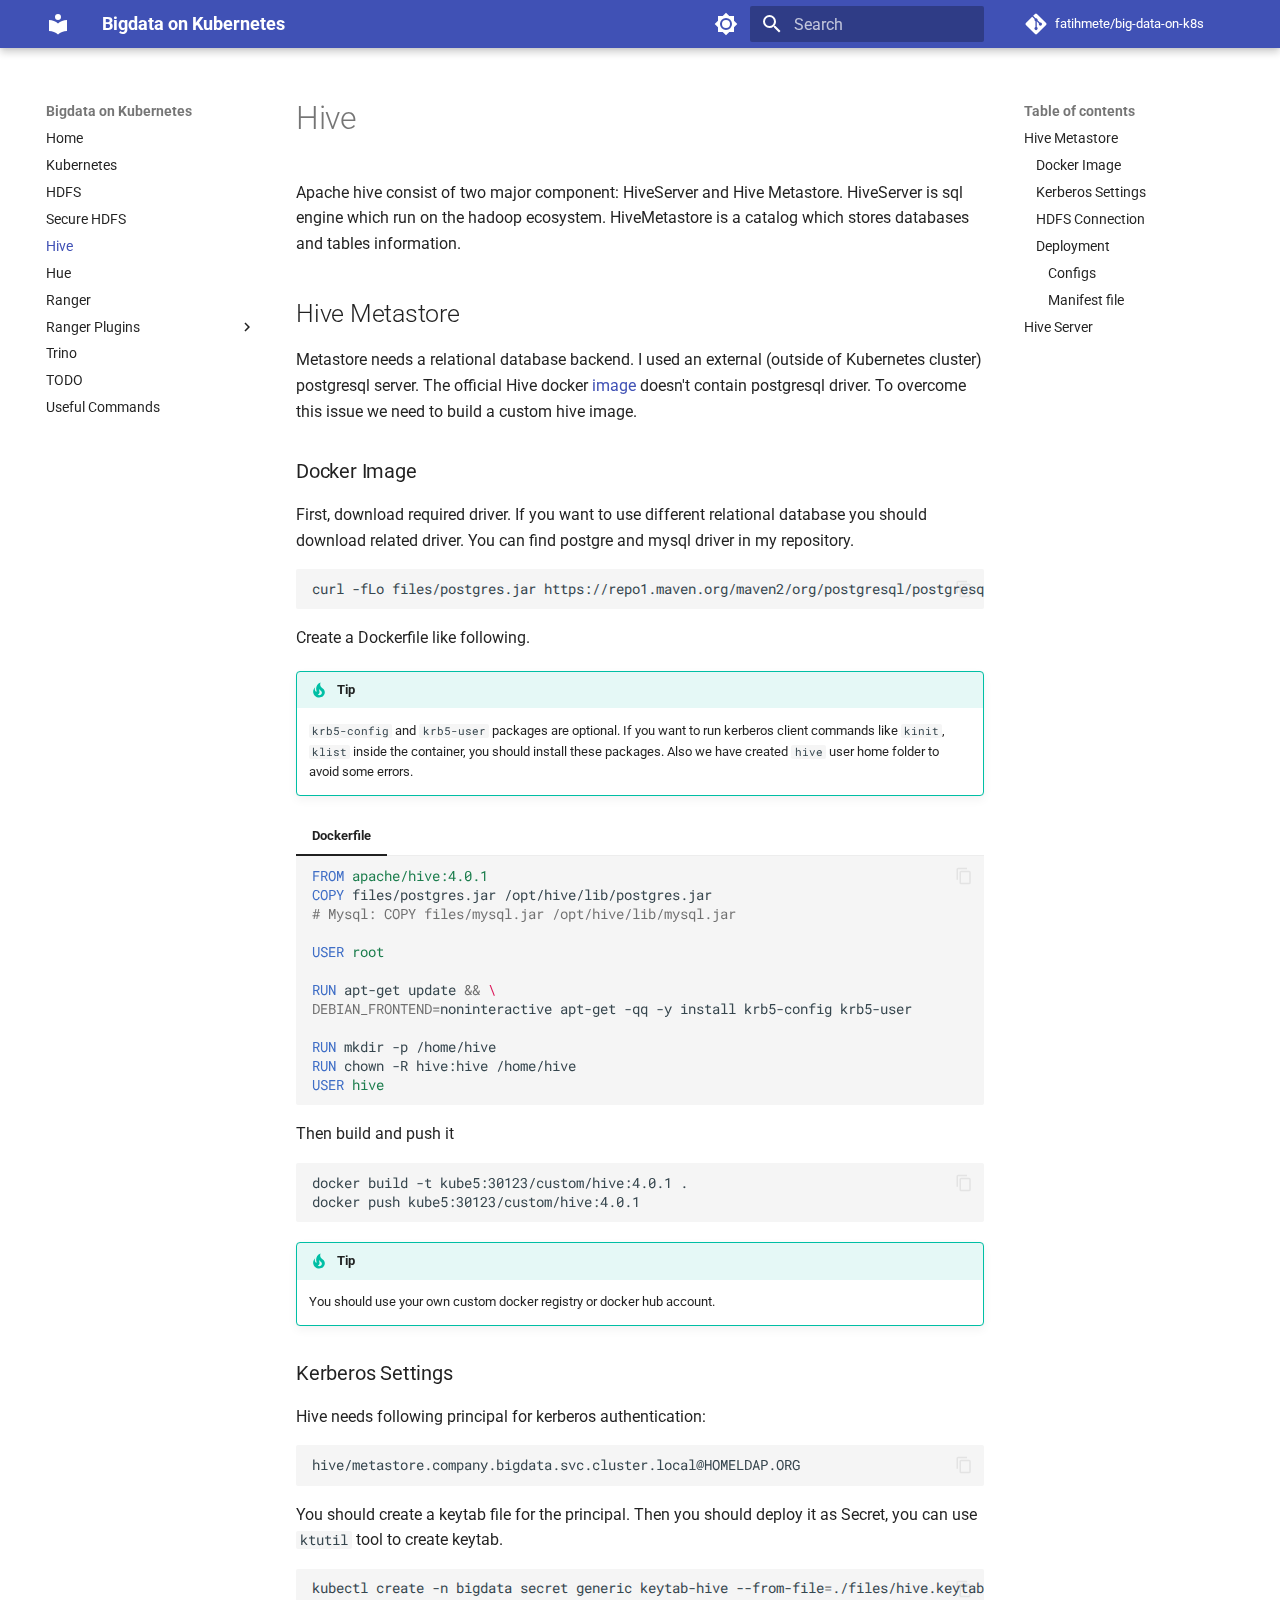
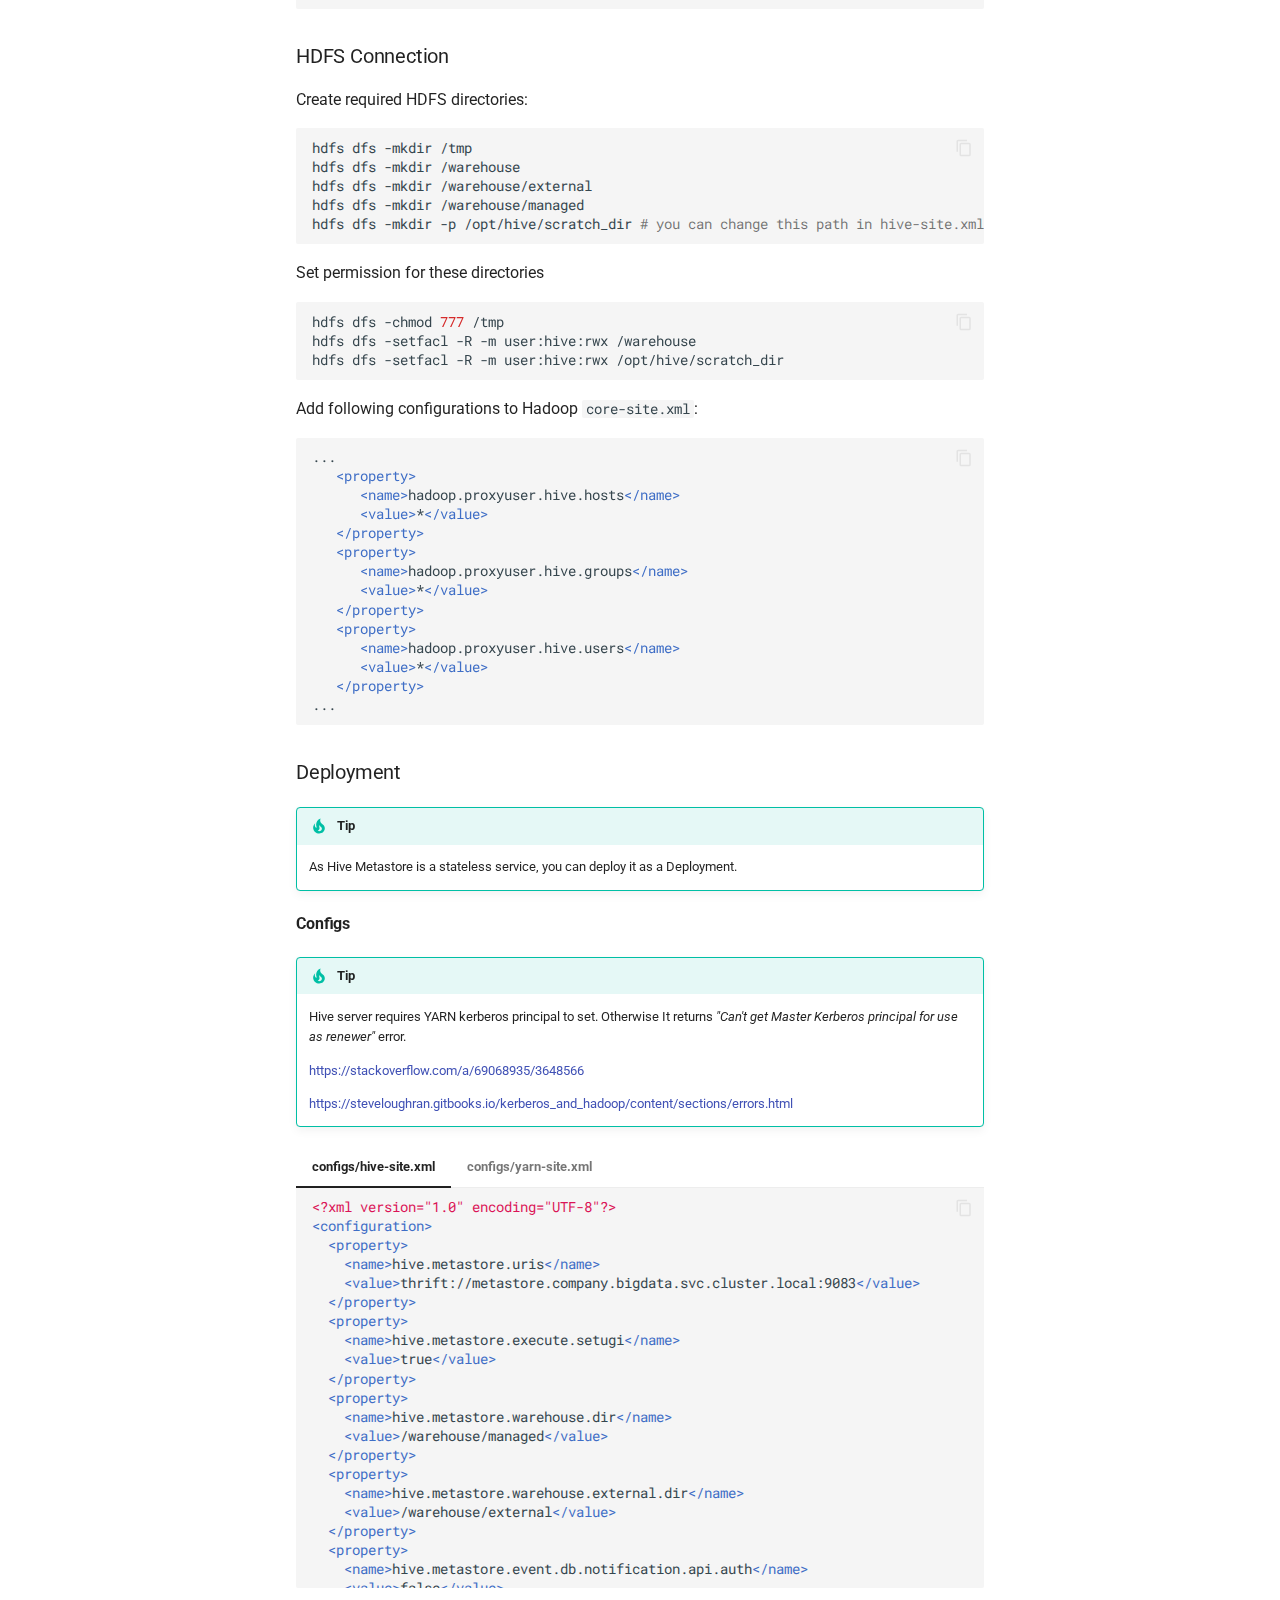
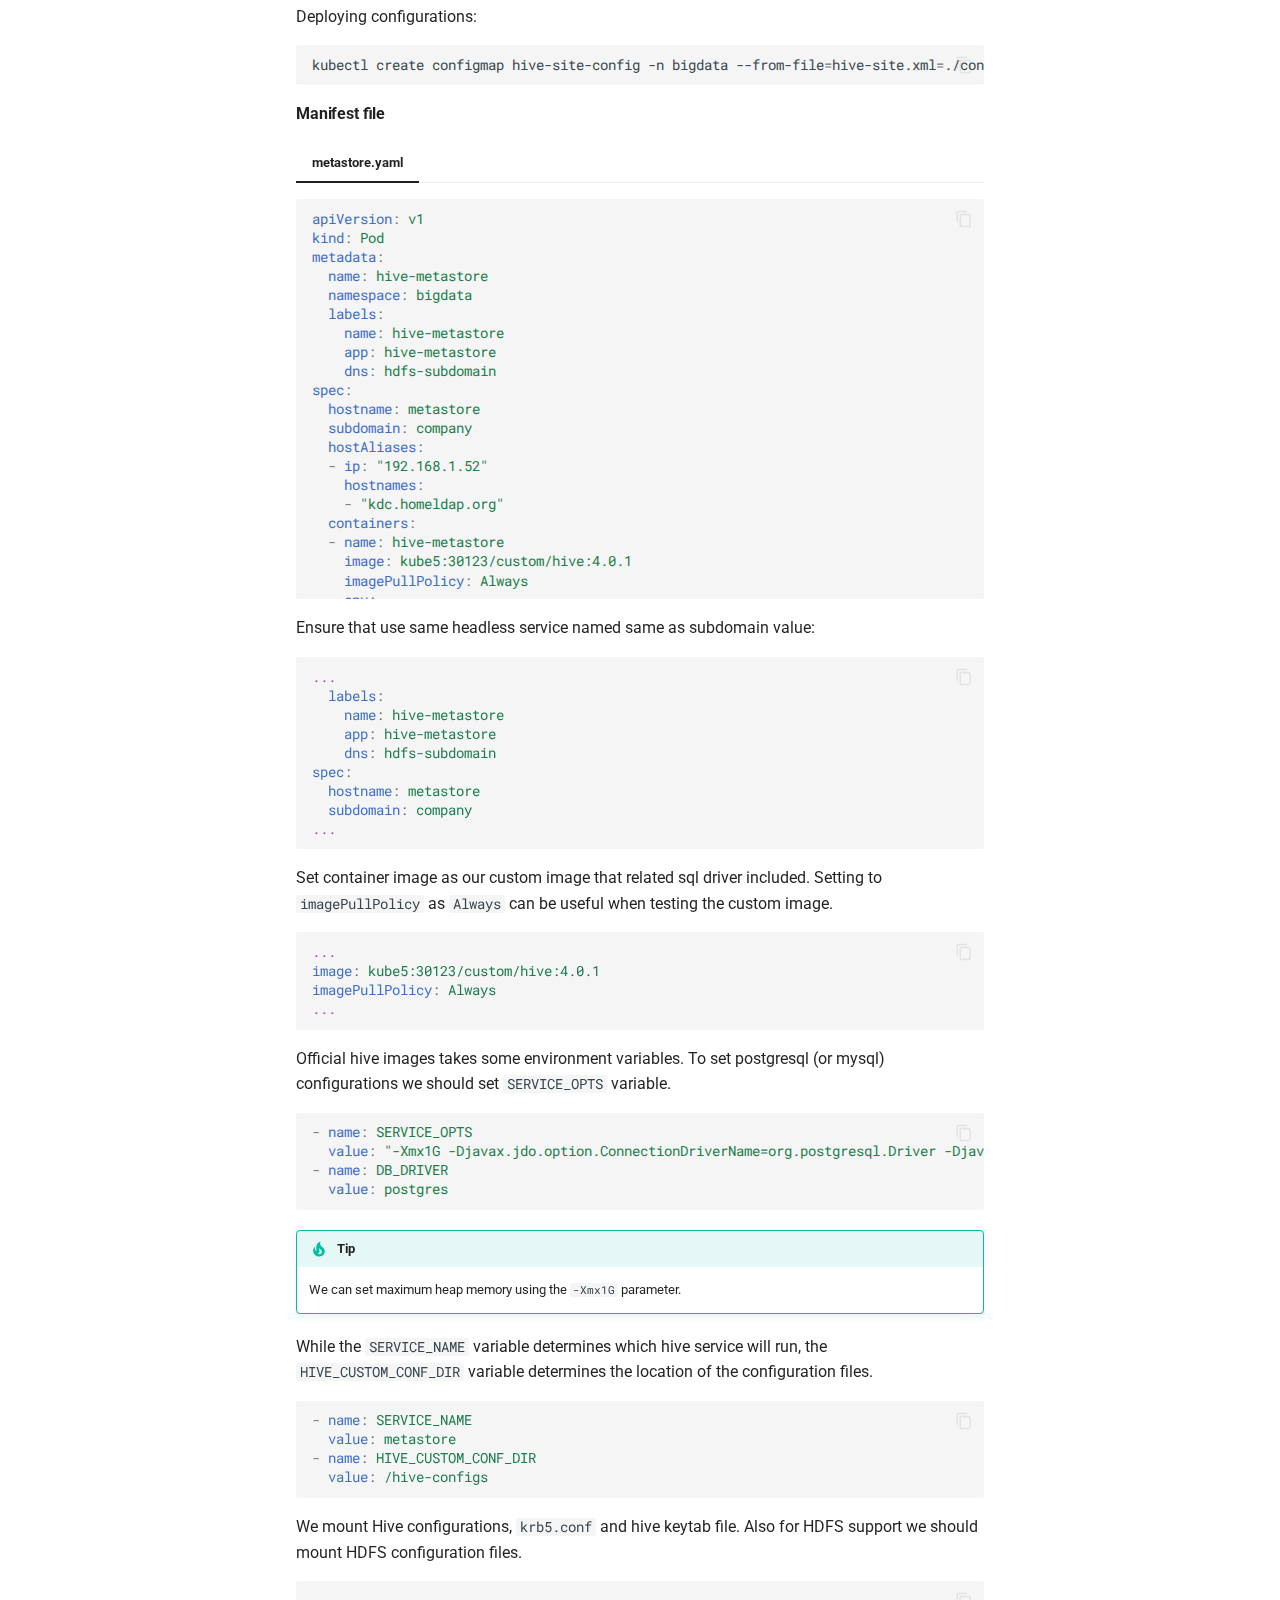
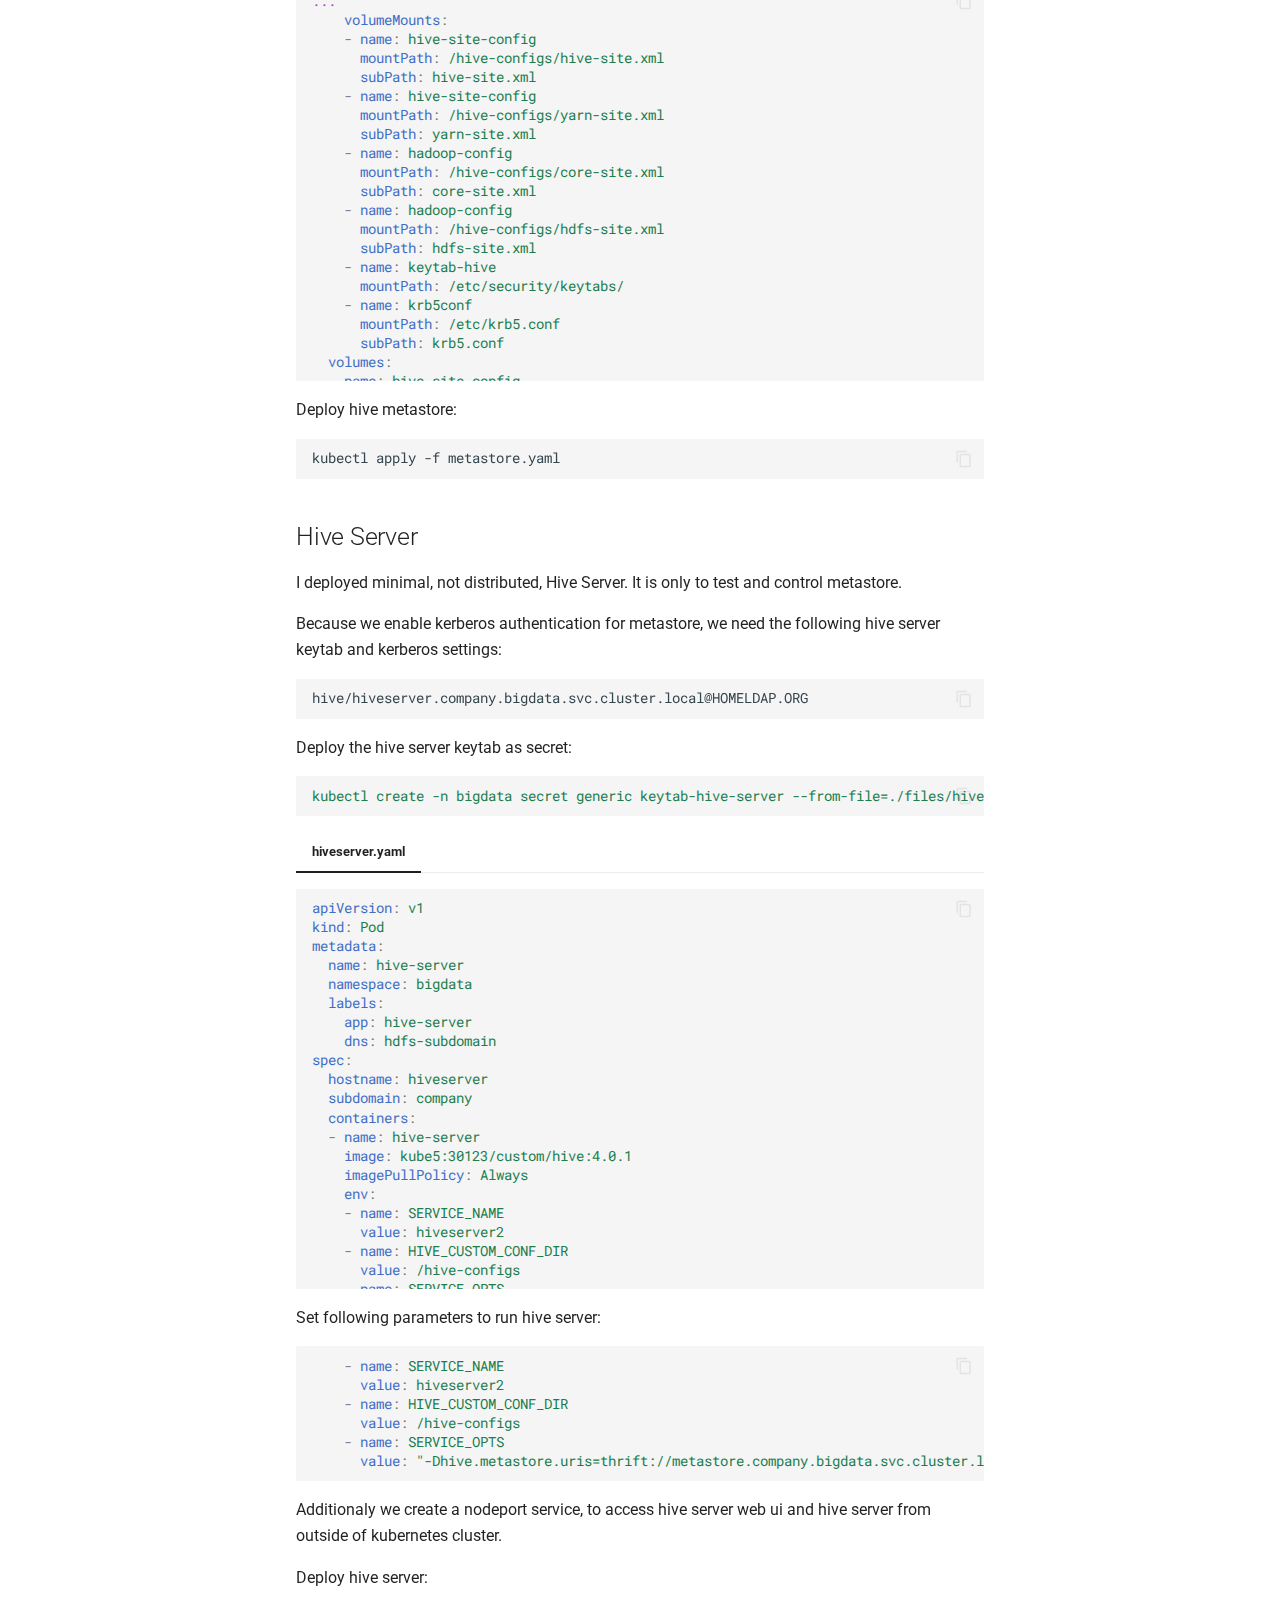
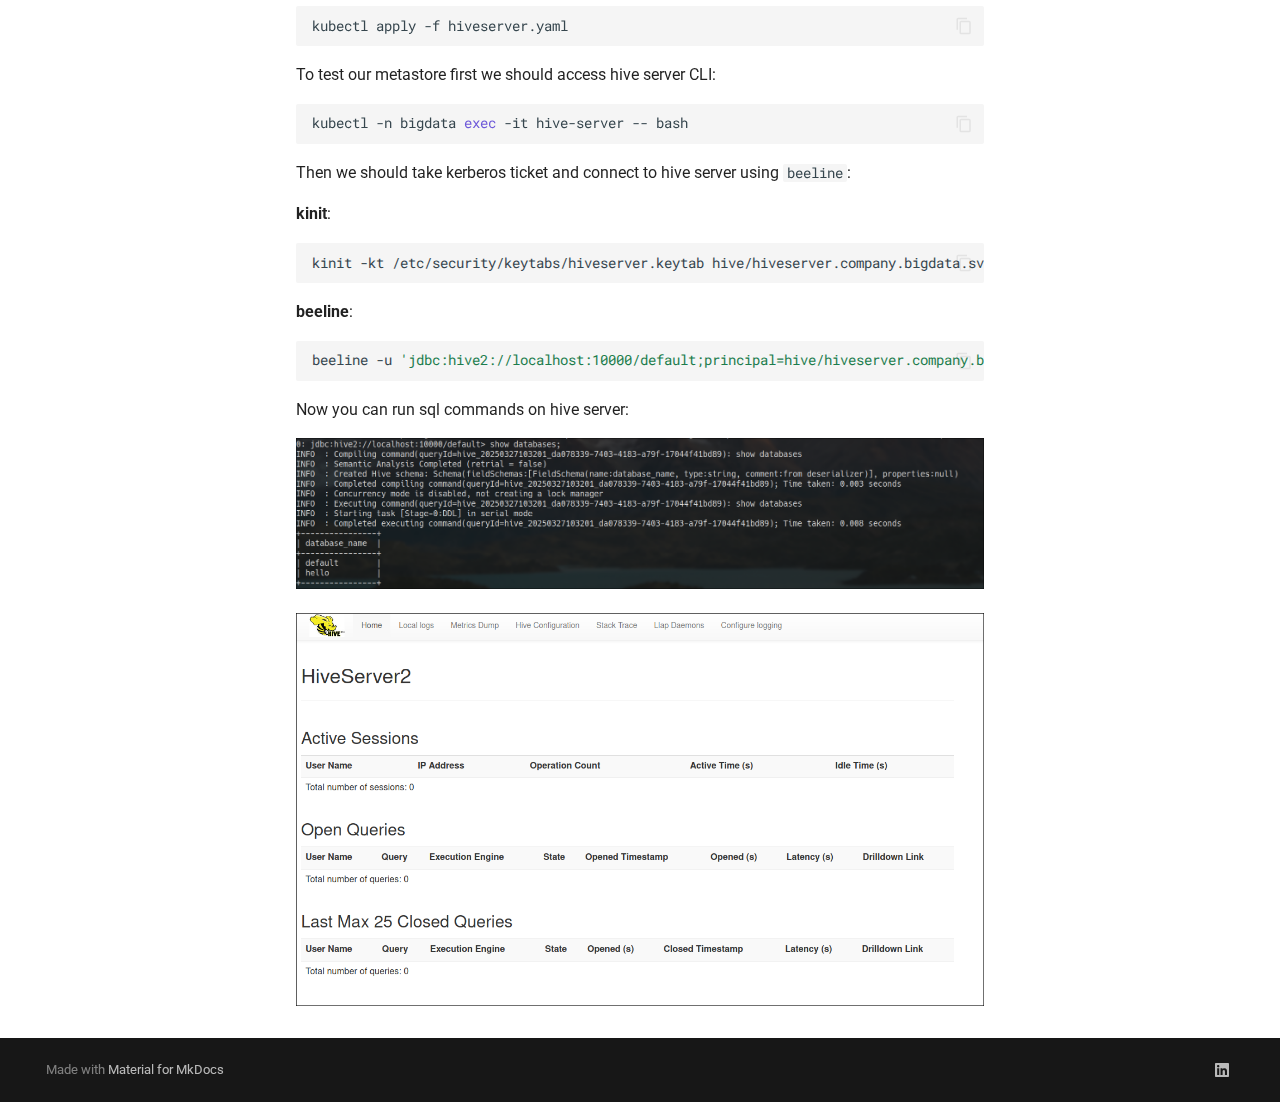
<file: big-data-on-kubernetes/hive/index.html>
<!doctype html>
<html lang="en" class="no-js">
  <head>
    
      <meta charset="utf-8">
      <meta name="viewport" content="width=device-width,initial-scale=1">
      
      
      
        <link rel="canonical" href="https://fatihmete.github.io/big-data-on-kubernetes/hive/">
      
      
        <link rel="prev" href="../secure-hdfs/">
      
      
        <link rel="next" href="../hue/">
      
      
      <link rel="icon" href="../assets/images/favicon.png">
      <meta name="generator" content="mkdocs-1.6.1, mkdocs-material-9.6.11">
    
    
      
        <title>Hive - Bigdata on Kubernetes</title>
      
    
    
      <link rel="stylesheet" href="../assets/stylesheets/main.4af4bdda.min.css">
      
        
        <link rel="stylesheet" href="../assets/stylesheets/palette.06af60db.min.css">
      
      


    
    
      
    
    
      
        
        
        <link rel="preconnect" href="https://fonts.gstatic.com" crossorigin>
        <link rel="stylesheet" href="https://fonts.googleapis.com/css?family=Roboto:300,300i,400,400i,700,700i%7CRoboto+Mono:400,400i,700,700i&display=fallback">
        <style>:root{--md-text-font:"Roboto";--md-code-font:"Roboto Mono"}</style>
      
    
    
      <link rel="stylesheet" href="../custom-styles.css">
    
    <script>__md_scope=new URL("..",location),__md_hash=e=>[...e].reduce(((e,_)=>(e<<5)-e+_.charCodeAt(0)),0),__md_get=(e,_=localStorage,t=__md_scope)=>JSON.parse(_.getItem(t.pathname+"."+e)),__md_set=(e,_,t=localStorage,a=__md_scope)=>{try{t.setItem(a.pathname+"."+e,JSON.stringify(_))}catch(e){}}</script>
    
      

    
    
    
   <link href="../assets/stylesheets/glightbox.min.css" rel="stylesheet"/><style>
    html.glightbox-open { overflow: initial; height: 100%; }
    .gslide-title { margin-top: 0px; user-select: text; }
    .gslide-desc { color: #666; user-select: text; }
    .gslide-image img { background: white; }
    .gscrollbar-fixer { padding-right: 15px; }
    .gdesc-inner { font-size: 0.75rem; }
    body[data-md-color-scheme="slate"] .gdesc-inner { background: var(--md-default-bg-color);}
    body[data-md-color-scheme="slate"] .gslide-title { color: var(--md-default-fg-color);}
    body[data-md-color-scheme="slate"] .gslide-desc { color: var(--md-default-fg-color);}</style> <script src="../assets/javascripts/glightbox.min.js"></script></head>
  
  
    
    
      
    
    
    
    
    <body dir="ltr" data-md-color-scheme="default" data-md-color-primary="indigo" data-md-color-accent="indigo">
  
    
    <input class="md-toggle" data-md-toggle="drawer" type="checkbox" id="__drawer" autocomplete="off">
    <input class="md-toggle" data-md-toggle="search" type="checkbox" id="__search" autocomplete="off">
    <label class="md-overlay" for="__drawer"></label>
    <div data-md-component="skip">
      
        
        <a href="#hive" class="md-skip">
          Skip to content
        </a>
      
    </div>
    <div data-md-component="announce">
      
    </div>
    
    
      

  

<header class="md-header md-header--shadow" data-md-component="header">
  <nav class="md-header__inner md-grid" aria-label="Header">
    <a href=".." title="Bigdata on Kubernetes" class="md-header__button md-logo" aria-label="Bigdata on Kubernetes" data-md-component="logo">
      
  
  <svg xmlns="http://www.w3.org/2000/svg" viewBox="0 0 24 24"><path d="M12 8a3 3 0 0 0 3-3 3 3 0 0 0-3-3 3 3 0 0 0-3 3 3 3 0 0 0 3 3m0 3.54C9.64 9.35 6.5 8 3 8v11c3.5 0 6.64 1.35 9 3.54 2.36-2.19 5.5-3.54 9-3.54V8c-3.5 0-6.64 1.35-9 3.54"/></svg>

    </a>
    <label class="md-header__button md-icon" for="__drawer">
      
      <svg xmlns="http://www.w3.org/2000/svg" viewBox="0 0 24 24"><path d="M3 6h18v2H3zm0 5h18v2H3zm0 5h18v2H3z"/></svg>
    </label>
    <div class="md-header__title" data-md-component="header-title">
      <div class="md-header__ellipsis">
        <div class="md-header__topic">
          <span class="md-ellipsis">
            Bigdata on Kubernetes
          </span>
        </div>
        <div class="md-header__topic" data-md-component="header-topic">
          <span class="md-ellipsis">
            
              Hive
            
          </span>
        </div>
      </div>
    </div>
    
      
        <form class="md-header__option" data-md-component="palette">
  
    
    
    
    <input class="md-option" data-md-color-media="(prefers-color-scheme: light)" data-md-color-scheme="default" data-md-color-primary="indigo" data-md-color-accent="indigo"  aria-label="Switch to dark mode"  type="radio" name="__palette" id="__palette_0">
    
      <label class="md-header__button md-icon" title="Switch to dark mode" for="__palette_1" hidden>
        <svg xmlns="http://www.w3.org/2000/svg" viewBox="0 0 24 24"><path d="M12 8a4 4 0 0 0-4 4 4 4 0 0 0 4 4 4 4 0 0 0 4-4 4 4 0 0 0-4-4m0 10a6 6 0 0 1-6-6 6 6 0 0 1 6-6 6 6 0 0 1 6 6 6 6 0 0 1-6 6m8-9.31V4h-4.69L12 .69 8.69 4H4v4.69L.69 12 4 15.31V20h4.69L12 23.31 15.31 20H20v-4.69L23.31 12z"/></svg>
      </label>
    
  
    
    
    
    <input class="md-option" data-md-color-media="(prefers-color-scheme: dark)" data-md-color-scheme="slate" data-md-color-primary="indigo" data-md-color-accent="indigo"  aria-label="Switch to system preference"  type="radio" name="__palette" id="__palette_1">
    
      <label class="md-header__button md-icon" title="Switch to system preference" for="__palette_0" hidden>
        <svg xmlns="http://www.w3.org/2000/svg" viewBox="0 0 24 24"><path d="M12 18c-.89 0-1.74-.2-2.5-.55C11.56 16.5 13 14.42 13 12s-1.44-4.5-3.5-5.45C10.26 6.2 11.11 6 12 6a6 6 0 0 1 6 6 6 6 0 0 1-6 6m8-9.31V4h-4.69L12 .69 8.69 4H4v4.69L.69 12 4 15.31V20h4.69L12 23.31 15.31 20H20v-4.69L23.31 12z"/></svg>
      </label>
    
  
</form>
      
    
    
      <script>var palette=__md_get("__palette");if(palette&&palette.color){if("(prefers-color-scheme)"===palette.color.media){var media=matchMedia("(prefers-color-scheme: light)"),input=document.querySelector(media.matches?"[data-md-color-media='(prefers-color-scheme: light)']":"[data-md-color-media='(prefers-color-scheme: dark)']");palette.color.media=input.getAttribute("data-md-color-media"),palette.color.scheme=input.getAttribute("data-md-color-scheme"),palette.color.primary=input.getAttribute("data-md-color-primary"),palette.color.accent=input.getAttribute("data-md-color-accent")}for(var[key,value]of Object.entries(palette.color))document.body.setAttribute("data-md-color-"+key,value)}</script>
    
    
    
      
      
        <label class="md-header__button md-icon" for="__search">
          
          <svg xmlns="http://www.w3.org/2000/svg" viewBox="0 0 24 24"><path d="M9.5 3A6.5 6.5 0 0 1 16 9.5c0 1.61-.59 3.09-1.56 4.23l.27.27h.79l5 5-1.5 1.5-5-5v-.79l-.27-.27A6.52 6.52 0 0 1 9.5 16 6.5 6.5 0 0 1 3 9.5 6.5 6.5 0 0 1 9.5 3m0 2C7 5 5 7 5 9.5S7 14 9.5 14 14 12 14 9.5 12 5 9.5 5"/></svg>
        </label>
        <div class="md-search" data-md-component="search" role="dialog">
  <label class="md-search__overlay" for="__search"></label>
  <div class="md-search__inner" role="search">
    <form class="md-search__form" name="search">
      <input type="text" class="md-search__input" name="query" aria-label="Search" placeholder="Search" autocapitalize="off" autocorrect="off" autocomplete="off" spellcheck="false" data-md-component="search-query" required>
      <label class="md-search__icon md-icon" for="__search">
        
        <svg xmlns="http://www.w3.org/2000/svg" viewBox="0 0 24 24"><path d="M9.5 3A6.5 6.5 0 0 1 16 9.5c0 1.61-.59 3.09-1.56 4.23l.27.27h.79l5 5-1.5 1.5-5-5v-.79l-.27-.27A6.52 6.52 0 0 1 9.5 16 6.5 6.5 0 0 1 3 9.5 6.5 6.5 0 0 1 9.5 3m0 2C7 5 5 7 5 9.5S7 14 9.5 14 14 12 14 9.5 12 5 9.5 5"/></svg>
        
        <svg xmlns="http://www.w3.org/2000/svg" viewBox="0 0 24 24"><path d="M20 11v2H8l5.5 5.5-1.42 1.42L4.16 12l7.92-7.92L13.5 5.5 8 11z"/></svg>
      </label>
      <nav class="md-search__options" aria-label="Search">
        
        <button type="reset" class="md-search__icon md-icon" title="Clear" aria-label="Clear" tabindex="-1">
          
          <svg xmlns="http://www.w3.org/2000/svg" viewBox="0 0 24 24"><path d="M19 6.41 17.59 5 12 10.59 6.41 5 5 6.41 10.59 12 5 17.59 6.41 19 12 13.41 17.59 19 19 17.59 13.41 12z"/></svg>
        </button>
      </nav>
      
    </form>
    <div class="md-search__output">
      <div class="md-search__scrollwrap" tabindex="0" data-md-scrollfix>
        <div class="md-search-result" data-md-component="search-result">
          <div class="md-search-result__meta">
            Initializing search
          </div>
          <ol class="md-search-result__list" role="presentation"></ol>
        </div>
      </div>
    </div>
  </div>
</div>
      
    
    
      <div class="md-header__source">
        <a href="https://github.com/fatihmete/big-data-on-k8s" title="Go to repository" class="md-source" data-md-component="source">
  <div class="md-source__icon md-icon">
    
    <svg xmlns="http://www.w3.org/2000/svg" viewBox="0 0 448 512"><!--! Font Awesome Free 6.7.2 by @fontawesome - https://fontawesome.com License - https://fontawesome.com/license/free (Icons: CC BY 4.0, Fonts: SIL OFL 1.1, Code: MIT License) Copyright 2024 Fonticons, Inc.--><path d="M439.55 236.05 244 40.45a28.87 28.87 0 0 0-40.81 0l-40.66 40.63 51.52 51.52c27.06-9.14 52.68 16.77 43.39 43.68l49.66 49.66c34.23-11.8 61.18 31 35.47 56.69-26.49 26.49-70.21-2.87-56-37.34L240.22 199v121.85c25.3 12.54 22.26 41.85 9.08 55a34.34 34.34 0 0 1-48.55 0c-17.57-17.6-11.07-46.91 11.25-56v-123c-20.8-8.51-24.6-30.74-18.64-45L142.57 101 8.45 235.14a28.86 28.86 0 0 0 0 40.81l195.61 195.6a28.86 28.86 0 0 0 40.8 0l194.69-194.69a28.86 28.86 0 0 0 0-40.81"/></svg>
  </div>
  <div class="md-source__repository">
    fatihmete/big-data-on-k8s
  </div>
</a>
      </div>
    
  </nav>
  
</header>
    
    <div class="md-container" data-md-component="container">
      
      
        
          
        
      
      <main class="md-main" data-md-component="main">
        <div class="md-main__inner md-grid">
          
            
              
              <div class="md-sidebar md-sidebar--primary" data-md-component="sidebar" data-md-type="navigation" >
                <div class="md-sidebar__scrollwrap">
                  <div class="md-sidebar__inner">
                    



<nav class="md-nav md-nav--primary" aria-label="Navigation" data-md-level="0">
  <label class="md-nav__title" for="__drawer">
    <a href=".." title="Bigdata on Kubernetes" class="md-nav__button md-logo" aria-label="Bigdata on Kubernetes" data-md-component="logo">
      
  
  <svg xmlns="http://www.w3.org/2000/svg" viewBox="0 0 24 24"><path d="M12 8a3 3 0 0 0 3-3 3 3 0 0 0-3-3 3 3 0 0 0-3 3 3 3 0 0 0 3 3m0 3.54C9.64 9.35 6.5 8 3 8v11c3.5 0 6.64 1.35 9 3.54 2.36-2.19 5.5-3.54 9-3.54V8c-3.5 0-6.64 1.35-9 3.54"/></svg>

    </a>
    Bigdata on Kubernetes
  </label>
  
    <div class="md-nav__source">
      <a href="https://github.com/fatihmete/big-data-on-k8s" title="Go to repository" class="md-source" data-md-component="source">
  <div class="md-source__icon md-icon">
    
    <svg xmlns="http://www.w3.org/2000/svg" viewBox="0 0 448 512"><!--! Font Awesome Free 6.7.2 by @fontawesome - https://fontawesome.com License - https://fontawesome.com/license/free (Icons: CC BY 4.0, Fonts: SIL OFL 1.1, Code: MIT License) Copyright 2024 Fonticons, Inc.--><path d="M439.55 236.05 244 40.45a28.87 28.87 0 0 0-40.81 0l-40.66 40.63 51.52 51.52c27.06-9.14 52.68 16.77 43.39 43.68l49.66 49.66c34.23-11.8 61.18 31 35.47 56.69-26.49 26.49-70.21-2.87-56-37.34L240.22 199v121.85c25.3 12.54 22.26 41.85 9.08 55a34.34 34.34 0 0 1-48.55 0c-17.57-17.6-11.07-46.91 11.25-56v-123c-20.8-8.51-24.6-30.74-18.64-45L142.57 101 8.45 235.14a28.86 28.86 0 0 0 0 40.81l195.61 195.6a28.86 28.86 0 0 0 40.8 0l194.69-194.69a28.86 28.86 0 0 0 0-40.81"/></svg>
  </div>
  <div class="md-source__repository">
    fatihmete/big-data-on-k8s
  </div>
</a>
    </div>
  
  <ul class="md-nav__list" data-md-scrollfix>
    
      
      
  
  
  
  
    <li class="md-nav__item">
      <a href=".." class="md-nav__link">
        
  
  
  <span class="md-ellipsis">
    Home
    
  </span>
  

      </a>
    </li>
  

    
      
      
  
  
  
  
    <li class="md-nav__item">
      <a href="../kubernetes/" class="md-nav__link">
        
  
  
  <span class="md-ellipsis">
    Kubernetes
    
  </span>
  

      </a>
    </li>
  

    
      
      
  
  
  
  
    <li class="md-nav__item">
      <a href="../hdfs/" class="md-nav__link">
        
  
  
  <span class="md-ellipsis">
    HDFS
    
  </span>
  

      </a>
    </li>
  

    
      
      
  
  
  
  
    <li class="md-nav__item">
      <a href="../secure-hdfs/" class="md-nav__link">
        
  
  
  <span class="md-ellipsis">
    Secure HDFS
    
  </span>
  

      </a>
    </li>
  

    
      
      
  
  
    
  
  
  
    <li class="md-nav__item md-nav__item--active">
      
      <input class="md-nav__toggle md-toggle" type="checkbox" id="__toc">
      
      
        
      
      
        <label class="md-nav__link md-nav__link--active" for="__toc">
          
  
  
  <span class="md-ellipsis">
    Hive
    
  </span>
  

          <span class="md-nav__icon md-icon"></span>
        </label>
      
      <a href="./" class="md-nav__link md-nav__link--active">
        
  
  
  <span class="md-ellipsis">
    Hive
    
  </span>
  

      </a>
      
        

<nav class="md-nav md-nav--secondary" aria-label="Table of contents">
  
  
  
    
  
  
    <label class="md-nav__title" for="__toc">
      <span class="md-nav__icon md-icon"></span>
      Table of contents
    </label>
    <ul class="md-nav__list" data-md-component="toc" data-md-scrollfix>
      
        <li class="md-nav__item">
  <a href="#hive-metastore" class="md-nav__link">
    <span class="md-ellipsis">
      Hive Metastore
    </span>
  </a>
  
    <nav class="md-nav" aria-label="Hive Metastore">
      <ul class="md-nav__list">
        
          <li class="md-nav__item">
  <a href="#docker-image" class="md-nav__link">
    <span class="md-ellipsis">
      Docker Image
    </span>
  </a>
  
</li>
        
          <li class="md-nav__item">
  <a href="#kerberos-settings" class="md-nav__link">
    <span class="md-ellipsis">
      Kerberos Settings
    </span>
  </a>
  
</li>
        
          <li class="md-nav__item">
  <a href="#hdfs-connection" class="md-nav__link">
    <span class="md-ellipsis">
      HDFS Connection
    </span>
  </a>
  
</li>
        
          <li class="md-nav__item">
  <a href="#deployment" class="md-nav__link">
    <span class="md-ellipsis">
      Deployment
    </span>
  </a>
  
    <nav class="md-nav" aria-label="Deployment">
      <ul class="md-nav__list">
        
          <li class="md-nav__item">
  <a href="#configs" class="md-nav__link">
    <span class="md-ellipsis">
      Configs
    </span>
  </a>
  
</li>
        
          <li class="md-nav__item">
  <a href="#manifest-file" class="md-nav__link">
    <span class="md-ellipsis">
      Manifest file
    </span>
  </a>
  
</li>
        
      </ul>
    </nav>
  
</li>
        
      </ul>
    </nav>
  
</li>
      
        <li class="md-nav__item">
  <a href="#hive-server" class="md-nav__link">
    <span class="md-ellipsis">
      Hive Server
    </span>
  </a>
  
</li>
      
    </ul>
  
</nav>
      
    </li>
  

    
      
      
  
  
  
  
    <li class="md-nav__item">
      <a href="../hue/" class="md-nav__link">
        
  
  
  <span class="md-ellipsis">
    Hue
    
  </span>
  

      </a>
    </li>
  

    
      
      
  
  
  
  
    <li class="md-nav__item">
      <a href="../ranger/" class="md-nav__link">
        
  
  
  <span class="md-ellipsis">
    Ranger
    
  </span>
  

      </a>
    </li>
  

    
      
      
  
  
  
  
    
    
    
    
    
    <li class="md-nav__item md-nav__item--nested">
      
        
        
        <input class="md-nav__toggle md-toggle " type="checkbox" id="__nav_8" >
        
          
          <label class="md-nav__link" for="__nav_8" id="__nav_8_label" tabindex="0">
            
  
  
  <span class="md-ellipsis">
    Ranger Plugins
    
  </span>
  

            <span class="md-nav__icon md-icon"></span>
          </label>
        
        <nav class="md-nav" data-md-level="1" aria-labelledby="__nav_8_label" aria-expanded="false">
          <label class="md-nav__title" for="__nav_8">
            <span class="md-nav__icon md-icon"></span>
            Ranger Plugins
          </label>
          <ul class="md-nav__list" data-md-scrollfix>
            
              
                
  
  
  
  
    <li class="md-nav__item">
      <a href="../ranger-hdfs-plugin/" class="md-nav__link">
        
  
  
  <span class="md-ellipsis">
    HDFS Plugin
    
  </span>
  

      </a>
    </li>
  

              
            
              
                
  
  
  
  
    <li class="md-nav__item">
      <a href="../ranger-hive-plugin/" class="md-nav__link">
        
  
  
  <span class="md-ellipsis">
    Hive Plugin
    
  </span>
  

      </a>
    </li>
  

              
            
          </ul>
        </nav>
      
    </li>
  

    
      
      
  
  
  
  
    <li class="md-nav__item">
      <a href="../trino/" class="md-nav__link">
        
  
  
  <span class="md-ellipsis">
    Trino
    
  </span>
  

      </a>
    </li>
  

    
      
      
  
  
  
  
    <li class="md-nav__item">
      <a href="../todo/" class="md-nav__link">
        
  
  
  <span class="md-ellipsis">
    TODO
    
  </span>
  

      </a>
    </li>
  

    
      
      
  
  
  
  
    <li class="md-nav__item">
      <a href="../useful-commands/" class="md-nav__link">
        
  
  
  <span class="md-ellipsis">
    Useful Commands
    
  </span>
  

      </a>
    </li>
  

    
  </ul>
</nav>
                  </div>
                </div>
              </div>
            
            
              
              <div class="md-sidebar md-sidebar--secondary" data-md-component="sidebar" data-md-type="toc" >
                <div class="md-sidebar__scrollwrap">
                  <div class="md-sidebar__inner">
                    

<nav class="md-nav md-nav--secondary" aria-label="Table of contents">
  
  
  
    
  
  
    <label class="md-nav__title" for="__toc">
      <span class="md-nav__icon md-icon"></span>
      Table of contents
    </label>
    <ul class="md-nav__list" data-md-component="toc" data-md-scrollfix>
      
        <li class="md-nav__item">
  <a href="#hive-metastore" class="md-nav__link">
    <span class="md-ellipsis">
      Hive Metastore
    </span>
  </a>
  
    <nav class="md-nav" aria-label="Hive Metastore">
      <ul class="md-nav__list">
        
          <li class="md-nav__item">
  <a href="#docker-image" class="md-nav__link">
    <span class="md-ellipsis">
      Docker Image
    </span>
  </a>
  
</li>
        
          <li class="md-nav__item">
  <a href="#kerberos-settings" class="md-nav__link">
    <span class="md-ellipsis">
      Kerberos Settings
    </span>
  </a>
  
</li>
        
          <li class="md-nav__item">
  <a href="#hdfs-connection" class="md-nav__link">
    <span class="md-ellipsis">
      HDFS Connection
    </span>
  </a>
  
</li>
        
          <li class="md-nav__item">
  <a href="#deployment" class="md-nav__link">
    <span class="md-ellipsis">
      Deployment
    </span>
  </a>
  
    <nav class="md-nav" aria-label="Deployment">
      <ul class="md-nav__list">
        
          <li class="md-nav__item">
  <a href="#configs" class="md-nav__link">
    <span class="md-ellipsis">
      Configs
    </span>
  </a>
  
</li>
        
          <li class="md-nav__item">
  <a href="#manifest-file" class="md-nav__link">
    <span class="md-ellipsis">
      Manifest file
    </span>
  </a>
  
</li>
        
      </ul>
    </nav>
  
</li>
        
      </ul>
    </nav>
  
</li>
      
        <li class="md-nav__item">
  <a href="#hive-server" class="md-nav__link">
    <span class="md-ellipsis">
      Hive Server
    </span>
  </a>
  
</li>
      
    </ul>
  
</nav>
                  </div>
                </div>
              </div>
            
          
          
            <div class="md-content" data-md-component="content">
              <article class="md-content__inner md-typeset">
                
                  


  
  


<h1 id="hive">Hive</h1>
<p>Apache hive consist of two major component: HiveServer and Hive Metastore. HiveServer is sql engine which run on the hadoop ecosystem. HiveMetastore is a catalog which stores databases and tables information. </p>
<h2 id="hive-metastore">Hive Metastore</h2>
<p>Metastore needs a relational database backend. I used an external (outside of Kubernetes cluster) postgresql server. The official Hive docker <a href="https://hub.docker.com/r/apache/hive">image</a> doesn't contain postgresql driver. To overcome this issue we need to build a custom hive image.</p>
<h3 id="docker-image">Docker Image</h3>
<p>First, download required driver. If you want to use different relational database you should download related driver. You can find postgre and mysql driver in my repository.</p>
<div class="language-sh highlight"><pre><span></span><code><span id="__span-0-1"><a id="__codelineno-0-1" name="__codelineno-0-1" href="#__codelineno-0-1"></a>curl<span class="w"> </span>-fLo<span class="w"> </span>files/postgres.jar<span class="w"> </span>https://repo1.maven.org/maven2/org/postgresql/postgresql/42.7.4/postgresql-42.7.4.jar
</span></code></pre></div>
<p>Create a Dockerfile like following. </p>
<div class="admonition tip">
<p class="admonition-title">Tip</p>
<p><code>krb5-config</code> and <code>krb5-user</code> packages are optional. If you want to run kerberos client commands like <code>kinit</code>, <code>klist</code> inside the container, you should install these packages. Also we have created <code>hive</code> user home folder to avoid some errors.</p>
</div>
<div class="tabbed-set tabbed-alternate" data-tabs="1:1"><input checked="checked" id="__tabbed_1_1" name="__tabbed_1" type="radio" /><div class="tabbed-labels"><label for="__tabbed_1_1">Dockerfile</label></div>
<div class="tabbed-content">
<div class="tabbed-block">
<div class="language-docker highlight"><pre><span></span><code><span id="__span-1-1"><a id="__codelineno-1-1" name="__codelineno-1-1" href="#__codelineno-1-1"></a><span class="k">FROM</span><span class="w"> </span><span class="s">apache/hive:4.0.1</span>
</span><span id="__span-1-2"><a id="__codelineno-1-2" name="__codelineno-1-2" href="#__codelineno-1-2"></a><span class="k">COPY</span><span class="w"> </span>files/postgres.jar<span class="w"> </span>/opt/hive/lib/postgres.jar
</span><span id="__span-1-3"><a id="__codelineno-1-3" name="__codelineno-1-3" href="#__codelineno-1-3"></a><span class="c"># Mysql: COPY files/mysql.jar /opt/hive/lib/mysql.jar</span>
</span><span id="__span-1-4"><a id="__codelineno-1-4" name="__codelineno-1-4" href="#__codelineno-1-4"></a>
</span><span id="__span-1-5"><a id="__codelineno-1-5" name="__codelineno-1-5" href="#__codelineno-1-5"></a><span class="k">USER</span><span class="w"> </span><span class="s">root</span>
</span><span id="__span-1-6"><a id="__codelineno-1-6" name="__codelineno-1-6" href="#__codelineno-1-6"></a>
</span><span id="__span-1-7"><a id="__codelineno-1-7" name="__codelineno-1-7" href="#__codelineno-1-7"></a><span class="k">RUN</span><span class="w"> </span>apt-get<span class="w"> </span>update<span class="w"> </span><span class="o">&amp;&amp;</span><span class="w"> </span><span class="se">\</span>
</span><span id="__span-1-8"><a id="__codelineno-1-8" name="__codelineno-1-8" href="#__codelineno-1-8"></a><span class="nv">DEBIAN_FRONTEND</span><span class="o">=</span>noninteractive<span class="w"> </span>apt-get<span class="w"> </span>-qq<span class="w"> </span>-y<span class="w"> </span>install<span class="w"> </span>krb5-config<span class="w"> </span>krb5-user
</span><span id="__span-1-9"><a id="__codelineno-1-9" name="__codelineno-1-9" href="#__codelineno-1-9"></a>
</span><span id="__span-1-10"><a id="__codelineno-1-10" name="__codelineno-1-10" href="#__codelineno-1-10"></a><span class="k">RUN</span><span class="w"> </span>mkdir<span class="w"> </span>-p<span class="w"> </span>/home/hive
</span><span id="__span-1-11"><a id="__codelineno-1-11" name="__codelineno-1-11" href="#__codelineno-1-11"></a><span class="k">RUN</span><span class="w"> </span>chown<span class="w"> </span>-R<span class="w"> </span>hive:hive<span class="w"> </span>/home/hive
</span><span id="__span-1-12"><a id="__codelineno-1-12" name="__codelineno-1-12" href="#__codelineno-1-12"></a><span class="k">USER</span><span class="w"> </span><span class="s">hive</span>
</span></code></pre></div>
</div>
</div>
</div>
<p>Then build and push it
<div class="language-sh highlight"><pre><span></span><code><span id="__span-2-1"><a id="__codelineno-2-1" name="__codelineno-2-1" href="#__codelineno-2-1"></a>docker<span class="w"> </span>build<span class="w"> </span>-t<span class="w"> </span>kube5:30123/custom/hive:4.0.1<span class="w"> </span>.
</span><span id="__span-2-2"><a id="__codelineno-2-2" name="__codelineno-2-2" href="#__codelineno-2-2"></a>docker<span class="w"> </span>push<span class="w"> </span>kube5:30123/custom/hive:4.0.1
</span></code></pre></div></p>
<div class="admonition tip">
<p class="admonition-title">Tip</p>
<p>You should use your own custom docker registry or docker hub account.</p>
</div>
<h3 id="kerberos-settings">Kerberos Settings</h3>
<p>Hive needs following principal for kerberos authentication:</p>
<p><div class="language-bash highlight"><pre><span></span><code><span id="__span-3-1"><a id="__codelineno-3-1" name="__codelineno-3-1" href="#__codelineno-3-1"></a>hive/metastore.company.bigdata.svc.cluster.local@HOMELDAP.ORG
</span></code></pre></div>
You should create a keytab file for the principal. Then you should deploy it as Secret, you can use <code>ktutil</code> tool to create keytab. </p>
<div class="language-bash highlight"><pre><span></span><code><span id="__span-4-1"><a id="__codelineno-4-1" name="__codelineno-4-1" href="#__codelineno-4-1"></a>kubectl<span class="w"> </span>create<span class="w"> </span>-n<span class="w"> </span>bigdata<span class="w"> </span>secret<span class="w"> </span>generic<span class="w"> </span>keytab-hive<span class="w"> </span>--from-file<span class="o">=</span>./files/hive.keytab
</span></code></pre></div>
<h3 id="hdfs-connection">HDFS Connection</h3>
<p>Create required HDFS directories:
<div class="language-bash highlight"><pre><span></span><code><span id="__span-5-1"><a id="__codelineno-5-1" name="__codelineno-5-1" href="#__codelineno-5-1"></a>hdfs<span class="w"> </span>dfs<span class="w"> </span>-mkdir<span class="w"> </span>/tmp
</span><span id="__span-5-2"><a id="__codelineno-5-2" name="__codelineno-5-2" href="#__codelineno-5-2"></a>hdfs<span class="w"> </span>dfs<span class="w"> </span>-mkdir<span class="w"> </span>/warehouse
</span><span id="__span-5-3"><a id="__codelineno-5-3" name="__codelineno-5-3" href="#__codelineno-5-3"></a>hdfs<span class="w"> </span>dfs<span class="w"> </span>-mkdir<span class="w"> </span>/warehouse/external
</span><span id="__span-5-4"><a id="__codelineno-5-4" name="__codelineno-5-4" href="#__codelineno-5-4"></a>hdfs<span class="w"> </span>dfs<span class="w"> </span>-mkdir<span class="w"> </span>/warehouse/managed
</span><span id="__span-5-5"><a id="__codelineno-5-5" name="__codelineno-5-5" href="#__codelineno-5-5"></a>hdfs<span class="w"> </span>dfs<span class="w"> </span>-mkdir<span class="w"> </span>-p<span class="w"> </span>/opt/hive/scratch_dir<span class="w"> </span><span class="c1"># you can change this path in hive-site.xml</span>
</span></code></pre></div>
Set permission for these directories</p>
<div class="language-bash highlight"><pre><span></span><code><span id="__span-6-1"><a id="__codelineno-6-1" name="__codelineno-6-1" href="#__codelineno-6-1"></a>hdfs<span class="w"> </span>dfs<span class="w"> </span>-chmod<span class="w"> </span><span class="m">777</span><span class="w"> </span>/tmp
</span><span id="__span-6-2"><a id="__codelineno-6-2" name="__codelineno-6-2" href="#__codelineno-6-2"></a>hdfs<span class="w"> </span>dfs<span class="w"> </span>-setfacl<span class="w"> </span>-R<span class="w"> </span>-m<span class="w"> </span>user:hive:rwx<span class="w"> </span>/warehouse
</span><span id="__span-6-3"><a id="__codelineno-6-3" name="__codelineno-6-3" href="#__codelineno-6-3"></a>hdfs<span class="w"> </span>dfs<span class="w"> </span>-setfacl<span class="w"> </span>-R<span class="w"> </span>-m<span class="w"> </span>user:hive:rwx<span class="w"> </span>/opt/hive/scratch_dir
</span></code></pre></div>
<p>Add following configurations to Hadoop <code>core-site.xml</code>: </p>
<div class="language-xml highlight"><pre><span></span><code><span id="__span-7-1"><a id="__codelineno-7-1" name="__codelineno-7-1" href="#__codelineno-7-1"></a>...
</span><span id="__span-7-2"><a id="__codelineno-7-2" name="__codelineno-7-2" href="#__codelineno-7-2"></a><span class="w">   </span><span class="nt">&lt;property&gt;</span>
</span><span id="__span-7-3"><a id="__codelineno-7-3" name="__codelineno-7-3" href="#__codelineno-7-3"></a><span class="w">      </span><span class="nt">&lt;name&gt;</span>hadoop.proxyuser.hive.hosts<span class="nt">&lt;/name&gt;</span>
</span><span id="__span-7-4"><a id="__codelineno-7-4" name="__codelineno-7-4" href="#__codelineno-7-4"></a><span class="w">      </span><span class="nt">&lt;value&gt;</span>*<span class="nt">&lt;/value&gt;</span>
</span><span id="__span-7-5"><a id="__codelineno-7-5" name="__codelineno-7-5" href="#__codelineno-7-5"></a><span class="w">   </span><span class="nt">&lt;/property&gt;</span>
</span><span id="__span-7-6"><a id="__codelineno-7-6" name="__codelineno-7-6" href="#__codelineno-7-6"></a><span class="w">   </span><span class="nt">&lt;property&gt;</span>
</span><span id="__span-7-7"><a id="__codelineno-7-7" name="__codelineno-7-7" href="#__codelineno-7-7"></a><span class="w">      </span><span class="nt">&lt;name&gt;</span>hadoop.proxyuser.hive.groups<span class="nt">&lt;/name&gt;</span>
</span><span id="__span-7-8"><a id="__codelineno-7-8" name="__codelineno-7-8" href="#__codelineno-7-8"></a><span class="w">      </span><span class="nt">&lt;value&gt;</span>*<span class="nt">&lt;/value&gt;</span>
</span><span id="__span-7-9"><a id="__codelineno-7-9" name="__codelineno-7-9" href="#__codelineno-7-9"></a><span class="w">   </span><span class="nt">&lt;/property&gt;</span>
</span><span id="__span-7-10"><a id="__codelineno-7-10" name="__codelineno-7-10" href="#__codelineno-7-10"></a><span class="w">   </span><span class="nt">&lt;property&gt;</span>
</span><span id="__span-7-11"><a id="__codelineno-7-11" name="__codelineno-7-11" href="#__codelineno-7-11"></a><span class="w">      </span><span class="nt">&lt;name&gt;</span>hadoop.proxyuser.hive.users<span class="nt">&lt;/name&gt;</span>
</span><span id="__span-7-12"><a id="__codelineno-7-12" name="__codelineno-7-12" href="#__codelineno-7-12"></a><span class="w">      </span><span class="nt">&lt;value&gt;</span>*<span class="nt">&lt;/value&gt;</span>
</span><span id="__span-7-13"><a id="__codelineno-7-13" name="__codelineno-7-13" href="#__codelineno-7-13"></a><span class="w">   </span><span class="nt">&lt;/property&gt;</span>
</span><span id="__span-7-14"><a id="__codelineno-7-14" name="__codelineno-7-14" href="#__codelineno-7-14"></a>...
</span></code></pre></div>
<h3 id="deployment">Deployment</h3>
<div class="admonition tip">
<p class="admonition-title">Tip</p>
<p>As Hive Metastore is a stateless service, you can deploy it as a Deployment.</p>
</div>
<h4 id="configs">Configs</h4>
<div class="admonition tip">
<p class="admonition-title">Tip</p>
<p>Hive server requires YARN kerberos principal to set. Otherwise It returns <em>"Can't get Master Kerberos principal for use as renewer"</em> error.</p>
<p><a href="https://stackoverflow.com/a/69068935/3648566">https://stackoverflow.com/a/69068935/3648566</a></p>
<p><a href="https://steveloughran.gitbooks.io/kerberos_and_hadoop/content/sections/errors.html">https://steveloughran.gitbooks.io/kerberos_and_hadoop/content/sections/errors.html</a></p>
</div>
<div class="tabbed-set tabbed-alternate" data-tabs="2:2"><input checked="checked" id="__tabbed_2_1" name="__tabbed_2" type="radio" /><input id="__tabbed_2_2" name="__tabbed_2" type="radio" /><div class="tabbed-labels"><label for="__tabbed_2_1">configs/hive-site.xml</label><label for="__tabbed_2_2">configs/yarn-site.xml</label></div>
<div class="tabbed-content">
<div class="tabbed-block">
<div class="language-xml highlight"><pre><span></span><code><span id="__span-8-1"><a id="__codelineno-8-1" name="__codelineno-8-1" href="#__codelineno-8-1"></a><span class="cp">&lt;?xml version=&quot;1.0&quot; encoding=&quot;UTF-8&quot;?&gt;</span>
</span><span id="__span-8-2"><a id="__codelineno-8-2" name="__codelineno-8-2" href="#__codelineno-8-2"></a><span class="nt">&lt;configuration&gt;</span>
</span><span id="__span-8-3"><a id="__codelineno-8-3" name="__codelineno-8-3" href="#__codelineno-8-3"></a><span class="w">  </span><span class="nt">&lt;property&gt;</span>
</span><span id="__span-8-4"><a id="__codelineno-8-4" name="__codelineno-8-4" href="#__codelineno-8-4"></a><span class="w">    </span><span class="nt">&lt;name&gt;</span>hive.metastore.uris<span class="nt">&lt;/name&gt;</span>
</span><span id="__span-8-5"><a id="__codelineno-8-5" name="__codelineno-8-5" href="#__codelineno-8-5"></a><span class="w">    </span><span class="nt">&lt;value&gt;</span>thrift://metastore.company.bigdata.svc.cluster.local:9083<span class="nt">&lt;/value&gt;</span>
</span><span id="__span-8-6"><a id="__codelineno-8-6" name="__codelineno-8-6" href="#__codelineno-8-6"></a><span class="w">  </span><span class="nt">&lt;/property&gt;</span>
</span><span id="__span-8-7"><a id="__codelineno-8-7" name="__codelineno-8-7" href="#__codelineno-8-7"></a><span class="w">  </span><span class="nt">&lt;property&gt;</span>
</span><span id="__span-8-8"><a id="__codelineno-8-8" name="__codelineno-8-8" href="#__codelineno-8-8"></a><span class="w">    </span><span class="nt">&lt;name&gt;</span>hive.metastore.execute.setugi<span class="nt">&lt;/name&gt;</span>
</span><span id="__span-8-9"><a id="__codelineno-8-9" name="__codelineno-8-9" href="#__codelineno-8-9"></a><span class="w">    </span><span class="nt">&lt;value&gt;</span>true<span class="nt">&lt;/value&gt;</span>
</span><span id="__span-8-10"><a id="__codelineno-8-10" name="__codelineno-8-10" href="#__codelineno-8-10"></a><span class="w">  </span><span class="nt">&lt;/property&gt;</span>
</span><span id="__span-8-11"><a id="__codelineno-8-11" name="__codelineno-8-11" href="#__codelineno-8-11"></a><span class="w">  </span><span class="nt">&lt;property&gt;</span>
</span><span id="__span-8-12"><a id="__codelineno-8-12" name="__codelineno-8-12" href="#__codelineno-8-12"></a><span class="w">    </span><span class="nt">&lt;name&gt;</span>hive.metastore.warehouse.dir<span class="nt">&lt;/name&gt;</span>
</span><span id="__span-8-13"><a id="__codelineno-8-13" name="__codelineno-8-13" href="#__codelineno-8-13"></a><span class="w">    </span><span class="nt">&lt;value&gt;</span>/warehouse/managed<span class="nt">&lt;/value&gt;</span>
</span><span id="__span-8-14"><a id="__codelineno-8-14" name="__codelineno-8-14" href="#__codelineno-8-14"></a><span class="w">  </span><span class="nt">&lt;/property&gt;</span>
</span><span id="__span-8-15"><a id="__codelineno-8-15" name="__codelineno-8-15" href="#__codelineno-8-15"></a><span class="w">  </span><span class="nt">&lt;property&gt;</span>
</span><span id="__span-8-16"><a id="__codelineno-8-16" name="__codelineno-8-16" href="#__codelineno-8-16"></a><span class="w">    </span><span class="nt">&lt;name&gt;</span>hive.metastore.warehouse.external.dir<span class="nt">&lt;/name&gt;</span>
</span><span id="__span-8-17"><a id="__codelineno-8-17" name="__codelineno-8-17" href="#__codelineno-8-17"></a><span class="w">    </span><span class="nt">&lt;value&gt;</span>/warehouse/external<span class="nt">&lt;/value&gt;</span>
</span><span id="__span-8-18"><a id="__codelineno-8-18" name="__codelineno-8-18" href="#__codelineno-8-18"></a><span class="w">  </span><span class="nt">&lt;/property&gt;</span>
</span><span id="__span-8-19"><a id="__codelineno-8-19" name="__codelineno-8-19" href="#__codelineno-8-19"></a><span class="w">  </span><span class="nt">&lt;property&gt;</span>
</span><span id="__span-8-20"><a id="__codelineno-8-20" name="__codelineno-8-20" href="#__codelineno-8-20"></a><span class="w">    </span><span class="nt">&lt;name&gt;</span>hive.metastore.event.db.notification.api.auth<span class="nt">&lt;/name&gt;</span>
</span><span id="__span-8-21"><a id="__codelineno-8-21" name="__codelineno-8-21" href="#__codelineno-8-21"></a><span class="w">    </span><span class="nt">&lt;value&gt;</span>false<span class="nt">&lt;/value&gt;</span>
</span><span id="__span-8-22"><a id="__codelineno-8-22" name="__codelineno-8-22" href="#__codelineno-8-22"></a><span class="w">  </span><span class="nt">&lt;/property&gt;</span>
</span><span id="__span-8-23"><a id="__codelineno-8-23" name="__codelineno-8-23" href="#__codelineno-8-23"></a><span class="w">  </span><span class="nt">&lt;property&gt;</span>
</span><span id="__span-8-24"><a id="__codelineno-8-24" name="__codelineno-8-24" href="#__codelineno-8-24"></a><span class="w">    </span><span class="nt">&lt;name&gt;</span>hive.metastore.try.direct.sql.ddl<span class="nt">&lt;/name&gt;</span>
</span><span id="__span-8-25"><a id="__codelineno-8-25" name="__codelineno-8-25" href="#__codelineno-8-25"></a><span class="w">    </span><span class="nt">&lt;value&gt;</span>true<span class="nt">&lt;/value&gt;</span>
</span><span id="__span-8-26"><a id="__codelineno-8-26" name="__codelineno-8-26" href="#__codelineno-8-26"></a><span class="w">  </span><span class="nt">&lt;/property&gt;</span>
</span><span id="__span-8-27"><a id="__codelineno-8-27" name="__codelineno-8-27" href="#__codelineno-8-27"></a><span class="w">  </span><span class="nt">&lt;property&gt;</span>
</span><span id="__span-8-28"><a id="__codelineno-8-28" name="__codelineno-8-28" href="#__codelineno-8-28"></a><span class="w">    </span><span class="nt">&lt;name&gt;</span>hive.metastore.try.direct.sql<span class="nt">&lt;/name&gt;</span>
</span><span id="__span-8-29"><a id="__codelineno-8-29" name="__codelineno-8-29" href="#__codelineno-8-29"></a><span class="w">    </span><span class="nt">&lt;value&gt;</span>true<span class="nt">&lt;/value&gt;</span>
</span><span id="__span-8-30"><a id="__codelineno-8-30" name="__codelineno-8-30" href="#__codelineno-8-30"></a><span class="w">  </span><span class="nt">&lt;/property&gt;</span>
</span><span id="__span-8-31"><a id="__codelineno-8-31" name="__codelineno-8-31" href="#__codelineno-8-31"></a><span class="w">  </span><span class="nt">&lt;property&gt;</span>
</span><span id="__span-8-32"><a id="__codelineno-8-32" name="__codelineno-8-32" href="#__codelineno-8-32"></a><span class="w">    </span><span class="nt">&lt;name&gt;</span>hive.metastore.dml.events<span class="nt">&lt;/name&gt;</span>
</span><span id="__span-8-33"><a id="__codelineno-8-33" name="__codelineno-8-33" href="#__codelineno-8-33"></a><span class="w">    </span><span class="nt">&lt;value&gt;</span>true<span class="nt">&lt;/value&gt;</span>
</span><span id="__span-8-34"><a id="__codelineno-8-34" name="__codelineno-8-34" href="#__codelineno-8-34"></a><span class="w">  </span><span class="nt">&lt;/property&gt;</span>
</span><span id="__span-8-35"><a id="__codelineno-8-35" name="__codelineno-8-35" href="#__codelineno-8-35"></a><span class="w">  </span><span class="nt">&lt;property&gt;</span>
</span><span id="__span-8-36"><a id="__codelineno-8-36" name="__codelineno-8-36" href="#__codelineno-8-36"></a><span class="w">    </span><span class="nt">&lt;name&gt;</span>hive.metastore.notification.add.thrift.object<span class="nt">&lt;/name&gt;</span>
</span><span id="__span-8-37"><a id="__codelineno-8-37" name="__codelineno-8-37" href="#__codelineno-8-37"></a><span class="w">    </span><span class="nt">&lt;value&gt;</span>true<span class="nt">&lt;/value&gt;</span>
</span><span id="__span-8-38"><a id="__codelineno-8-38" name="__codelineno-8-38" href="#__codelineno-8-38"></a><span class="w">  </span><span class="nt">&lt;/property&gt;</span>
</span><span id="__span-8-39"><a id="__codelineno-8-39" name="__codelineno-8-39" href="#__codelineno-8-39"></a><span class="w">  </span><span class="nt">&lt;property&gt;</span>
</span><span id="__span-8-40"><a id="__codelineno-8-40" name="__codelineno-8-40" href="#__codelineno-8-40"></a><span class="w">    </span><span class="nt">&lt;name&gt;</span>hive.metastore.server.filter.enabled<span class="nt">&lt;/name&gt;</span>
</span><span id="__span-8-41"><a id="__codelineno-8-41" name="__codelineno-8-41" href="#__codelineno-8-41"></a><span class="w">    </span><span class="nt">&lt;value&gt;</span>false<span class="nt">&lt;/value&gt;</span>
</span><span id="__span-8-42"><a id="__codelineno-8-42" name="__codelineno-8-42" href="#__codelineno-8-42"></a><span class="w">  </span><span class="nt">&lt;/property&gt;</span>
</span><span id="__span-8-43"><a id="__codelineno-8-43" name="__codelineno-8-43" href="#__codelineno-8-43"></a><span class="w">  </span><span class="nt">&lt;property&gt;</span>
</span><span id="__span-8-44"><a id="__codelineno-8-44" name="__codelineno-8-44" href="#__codelineno-8-44"></a><span class="w">    </span><span class="nt">&lt;name&gt;</span>hive.metastore.authorization.storage.checks<span class="nt">&lt;/name&gt;</span>
</span><span id="__span-8-45"><a id="__codelineno-8-45" name="__codelineno-8-45" href="#__codelineno-8-45"></a><span class="w">    </span><span class="nt">&lt;value&gt;</span>false<span class="nt">&lt;/value&gt;</span>
</span><span id="__span-8-46"><a id="__codelineno-8-46" name="__codelineno-8-46" href="#__codelineno-8-46"></a><span class="w">  </span><span class="nt">&lt;/property&gt;</span>
</span><span id="__span-8-47"><a id="__codelineno-8-47" name="__codelineno-8-47" href="#__codelineno-8-47"></a><span class="w">  </span><span class="nt">&lt;property&gt;</span>
</span><span id="__span-8-48"><a id="__codelineno-8-48" name="__codelineno-8-48" href="#__codelineno-8-48"></a><span class="w">    </span><span class="nt">&lt;name&gt;</span>hive.server2.enable.doAs<span class="nt">&lt;/name&gt;</span>
</span><span id="__span-8-49"><a id="__codelineno-8-49" name="__codelineno-8-49" href="#__codelineno-8-49"></a><span class="w">    </span><span class="nt">&lt;value&gt;</span>false<span class="nt">&lt;/value&gt;</span>
</span><span id="__span-8-50"><a id="__codelineno-8-50" name="__codelineno-8-50" href="#__codelineno-8-50"></a><span class="w">  </span><span class="nt">&lt;/property&gt;</span>
</span><span id="__span-8-51"><a id="__codelineno-8-51" name="__codelineno-8-51" href="#__codelineno-8-51"></a><span class="w">  </span><span class="cm">&lt;!-- Kerberos --&gt;</span>
</span><span id="__span-8-52"><a id="__codelineno-8-52" name="__codelineno-8-52" href="#__codelineno-8-52"></a><span class="w">  </span><span class="nt">&lt;property&gt;</span>
</span><span id="__span-8-53"><a id="__codelineno-8-53" name="__codelineno-8-53" href="#__codelineno-8-53"></a><span class="w">    </span><span class="nt">&lt;name&gt;</span>hive.metastore.sasl.enabled<span class="nt">&lt;/name&gt;</span>
</span><span id="__span-8-54"><a id="__codelineno-8-54" name="__codelineno-8-54" href="#__codelineno-8-54"></a><span class="w">    </span><span class="nt">&lt;value&gt;</span>true<span class="nt">&lt;/value&gt;</span>
</span><span id="__span-8-55"><a id="__codelineno-8-55" name="__codelineno-8-55" href="#__codelineno-8-55"></a><span class="w">  </span><span class="nt">&lt;/property&gt;</span>
</span><span id="__span-8-56"><a id="__codelineno-8-56" name="__codelineno-8-56" href="#__codelineno-8-56"></a><span class="w">  </span><span class="nt">&lt;property&gt;</span>
</span><span id="__span-8-57"><a id="__codelineno-8-57" name="__codelineno-8-57" href="#__codelineno-8-57"></a><span class="w">    </span><span class="nt">&lt;name&gt;</span>hive.metastore.kerberos.keytab.file<span class="nt">&lt;/name&gt;</span>
</span><span id="__span-8-58"><a id="__codelineno-8-58" name="__codelineno-8-58" href="#__codelineno-8-58"></a><span class="w">    </span><span class="nt">&lt;value&gt;</span>/etc/security/keytabs/hive.keytab<span class="nt">&lt;/value&gt;</span>
</span><span id="__span-8-59"><a id="__codelineno-8-59" name="__codelineno-8-59" href="#__codelineno-8-59"></a><span class="w">  </span><span class="nt">&lt;/property&gt;</span>
</span><span id="__span-8-60"><a id="__codelineno-8-60" name="__codelineno-8-60" href="#__codelineno-8-60"></a><span class="w">  </span><span class="nt">&lt;property&gt;</span>
</span><span id="__span-8-61"><a id="__codelineno-8-61" name="__codelineno-8-61" href="#__codelineno-8-61"></a><span class="w">    </span><span class="nt">&lt;name&gt;</span>hive.metastore.kerberos.principal<span class="nt">&lt;/name&gt;</span>
</span><span id="__span-8-62"><a id="__codelineno-8-62" name="__codelineno-8-62" href="#__codelineno-8-62"></a><span class="w">    </span><span class="nt">&lt;value&gt;</span>hive/_HOST@HOMELDAP.ORG<span class="nt">&lt;/value&gt;</span>
</span><span id="__span-8-63"><a id="__codelineno-8-63" name="__codelineno-8-63" href="#__codelineno-8-63"></a><span class="w">  </span><span class="nt">&lt;/property&gt;</span>
</span><span id="__span-8-64"><a id="__codelineno-8-64" name="__codelineno-8-64" href="#__codelineno-8-64"></a><span class="w">  </span><span class="nt">&lt;property&gt;</span>
</span><span id="__span-8-65"><a id="__codelineno-8-65" name="__codelineno-8-65" href="#__codelineno-8-65"></a><span class="w">    </span><span class="nt">&lt;name&gt;</span>hive.server2.authentication<span class="nt">&lt;/name&gt;</span>
</span><span id="__span-8-66"><a id="__codelineno-8-66" name="__codelineno-8-66" href="#__codelineno-8-66"></a><span class="w">    </span><span class="nt">&lt;value&gt;</span>KERBEROS<span class="nt">&lt;/value&gt;</span>
</span><span id="__span-8-67"><a id="__codelineno-8-67" name="__codelineno-8-67" href="#__codelineno-8-67"></a><span class="w">  </span><span class="nt">&lt;/property&gt;</span>
</span><span id="__span-8-68"><a id="__codelineno-8-68" name="__codelineno-8-68" href="#__codelineno-8-68"></a><span class="w">  </span><span class="nt">&lt;property&gt;</span>
</span><span id="__span-8-69"><a id="__codelineno-8-69" name="__codelineno-8-69" href="#__codelineno-8-69"></a><span class="w">    </span><span class="nt">&lt;name&gt;</span>hive.server2.authentication.kerberos.principal<span class="nt">&lt;/name&gt;</span>
</span><span id="__span-8-70"><a id="__codelineno-8-70" name="__codelineno-8-70" href="#__codelineno-8-70"></a><span class="w">    </span><span class="nt">&lt;value&gt;</span>hive/_HOST@HOMELDAP.ORG<span class="nt">&lt;/value&gt;</span>
</span><span id="__span-8-71"><a id="__codelineno-8-71" name="__codelineno-8-71" href="#__codelineno-8-71"></a><span class="w">  </span><span class="nt">&lt;/property&gt;</span>
</span><span id="__span-8-72"><a id="__codelineno-8-72" name="__codelineno-8-72" href="#__codelineno-8-72"></a><span class="w">  </span><span class="nt">&lt;property&gt;</span>
</span><span id="__span-8-73"><a id="__codelineno-8-73" name="__codelineno-8-73" href="#__codelineno-8-73"></a><span class="w">    </span><span class="nt">&lt;name&gt;</span>hive.server2.authentication.kerberos.keytab<span class="nt">&lt;/name&gt;</span>
</span><span id="__span-8-74"><a id="__codelineno-8-74" name="__codelineno-8-74" href="#__codelineno-8-74"></a><span class="w">    </span><span class="nt">&lt;value&gt;</span>/etc/security/keytabs/hiveserver.keytab<span class="nt">&lt;/value&gt;</span>
</span><span id="__span-8-75"><a id="__codelineno-8-75" name="__codelineno-8-75" href="#__codelineno-8-75"></a><span class="w">  </span><span class="nt">&lt;/property&gt;</span>
</span><span id="__span-8-76"><a id="__codelineno-8-76" name="__codelineno-8-76" href="#__codelineno-8-76"></a><span class="nt">&lt;/configuration&gt;</span>
</span></code></pre></div>
</div>
<div class="tabbed-block">
<div class="language-xml highlight"><pre><span></span><code><span id="__span-9-1"><a id="__codelineno-9-1" name="__codelineno-9-1" href="#__codelineno-9-1"></a><span class="cp">&lt;?xml version=&quot;1.0&quot; encoding=&quot;UTF-8&quot;?&gt;</span>
</span><span id="__span-9-2"><a id="__codelineno-9-2" name="__codelineno-9-2" href="#__codelineno-9-2"></a><span class="nt">&lt;configuration&gt;</span>
</span><span id="__span-9-3"><a id="__codelineno-9-3" name="__codelineno-9-3" href="#__codelineno-9-3"></a><span class="nt">&lt;property&gt;</span>
</span><span id="__span-9-4"><a id="__codelineno-9-4" name="__codelineno-9-4" href="#__codelineno-9-4"></a><span class="w">    </span><span class="nt">&lt;name&gt;</span>yarn.resourcemanager.principal<span class="nt">&lt;/name&gt;</span>
</span><span id="__span-9-5"><a id="__codelineno-9-5" name="__codelineno-9-5" href="#__codelineno-9-5"></a><span class="w">    </span><span class="nt">&lt;value&gt;</span>hdfs/_HOST@HOMELDAP.ORG<span class="nt">&lt;/value&gt;</span>
</span><span id="__span-9-6"><a id="__codelineno-9-6" name="__codelineno-9-6" href="#__codelineno-9-6"></a><span class="w">  </span><span class="nt">&lt;/property&gt;</span>
</span><span id="__span-9-7"><a id="__codelineno-9-7" name="__codelineno-9-7" href="#__codelineno-9-7"></a><span class="nt">&lt;/configuration&gt;</span>
</span></code></pre></div>
</div>
</div>
</div>
<p>Deploying configurations:
<div class="language-bash highlight"><pre><span></span><code><span id="__span-10-1"><a id="__codelineno-10-1" name="__codelineno-10-1" href="#__codelineno-10-1"></a>kubectl<span class="w"> </span>create<span class="w"> </span>configmap<span class="w"> </span>hive-site-config<span class="w"> </span>-n<span class="w"> </span>bigdata<span class="w"> </span>--from-file<span class="o">=</span>hive-site.xml<span class="o">=</span>./configs/hive-site.xml<span class="w"> </span>--from-file<span class="o">=</span>yarn-site.xml<span class="o">=</span>./configs/yarn-site.xml
</span></code></pre></div></p>
<h4 id="manifest-file">Manifest file</h4>
<div class="tabbed-set tabbed-alternate" data-tabs="3:1"><input checked="checked" id="__tabbed_3_1" name="__tabbed_3" type="radio" /><div class="tabbed-labels"><label for="__tabbed_3_1">metastore.yaml</label></div>
<div class="tabbed-content">
<div class="tabbed-block"></div>
</div>
</div>
<div class="language-yaml highlight"><pre><span></span><code><span id="__span-11-1"><a id="__codelineno-11-1" name="__codelineno-11-1" href="#__codelineno-11-1"></a><span class="nt">apiVersion</span><span class="p">:</span><span class="w"> </span><span class="l l-Scalar l-Scalar-Plain">v1</span>
</span><span id="__span-11-2"><a id="__codelineno-11-2" name="__codelineno-11-2" href="#__codelineno-11-2"></a><span class="nt">kind</span><span class="p">:</span><span class="w"> </span><span class="l l-Scalar l-Scalar-Plain">Pod</span>
</span><span id="__span-11-3"><a id="__codelineno-11-3" name="__codelineno-11-3" href="#__codelineno-11-3"></a><span class="nt">metadata</span><span class="p">:</span>
</span><span id="__span-11-4"><a id="__codelineno-11-4" name="__codelineno-11-4" href="#__codelineno-11-4"></a><span class="w">  </span><span class="nt">name</span><span class="p">:</span><span class="w"> </span><span class="l l-Scalar l-Scalar-Plain">hive-metastore</span>
</span><span id="__span-11-5"><a id="__codelineno-11-5" name="__codelineno-11-5" href="#__codelineno-11-5"></a><span class="w">  </span><span class="nt">namespace</span><span class="p">:</span><span class="w"> </span><span class="l l-Scalar l-Scalar-Plain">bigdata</span>
</span><span id="__span-11-6"><a id="__codelineno-11-6" name="__codelineno-11-6" href="#__codelineno-11-6"></a><span class="w">  </span><span class="nt">labels</span><span class="p">:</span>
</span><span id="__span-11-7"><a id="__codelineno-11-7" name="__codelineno-11-7" href="#__codelineno-11-7"></a><span class="w">    </span><span class="nt">name</span><span class="p">:</span><span class="w"> </span><span class="l l-Scalar l-Scalar-Plain">hive-metastore</span>
</span><span id="__span-11-8"><a id="__codelineno-11-8" name="__codelineno-11-8" href="#__codelineno-11-8"></a><span class="w">    </span><span class="nt">app</span><span class="p">:</span><span class="w"> </span><span class="l l-Scalar l-Scalar-Plain">hive-metastore</span>
</span><span id="__span-11-9"><a id="__codelineno-11-9" name="__codelineno-11-9" href="#__codelineno-11-9"></a><span class="w">    </span><span class="nt">dns</span><span class="p">:</span><span class="w"> </span><span class="l l-Scalar l-Scalar-Plain">hdfs-subdomain</span>
</span><span id="__span-11-10"><a id="__codelineno-11-10" name="__codelineno-11-10" href="#__codelineno-11-10"></a><span class="nt">spec</span><span class="p">:</span>
</span><span id="__span-11-11"><a id="__codelineno-11-11" name="__codelineno-11-11" href="#__codelineno-11-11"></a><span class="w">  </span><span class="nt">hostname</span><span class="p">:</span><span class="w"> </span><span class="l l-Scalar l-Scalar-Plain">metastore</span>
</span><span id="__span-11-12"><a id="__codelineno-11-12" name="__codelineno-11-12" href="#__codelineno-11-12"></a><span class="w">  </span><span class="nt">subdomain</span><span class="p">:</span><span class="w"> </span><span class="l l-Scalar l-Scalar-Plain">company</span>
</span><span id="__span-11-13"><a id="__codelineno-11-13" name="__codelineno-11-13" href="#__codelineno-11-13"></a><span class="w">  </span><span class="nt">hostAliases</span><span class="p">:</span>
</span><span id="__span-11-14"><a id="__codelineno-11-14" name="__codelineno-11-14" href="#__codelineno-11-14"></a><span class="w">  </span><span class="p p-Indicator">-</span><span class="w"> </span><span class="nt">ip</span><span class="p">:</span><span class="w"> </span><span class="s">&quot;192.168.1.52&quot;</span>
</span><span id="__span-11-15"><a id="__codelineno-11-15" name="__codelineno-11-15" href="#__codelineno-11-15"></a><span class="w">    </span><span class="nt">hostnames</span><span class="p">:</span>
</span><span id="__span-11-16"><a id="__codelineno-11-16" name="__codelineno-11-16" href="#__codelineno-11-16"></a><span class="w">    </span><span class="p p-Indicator">-</span><span class="w"> </span><span class="s">&quot;kdc.homeldap.org&quot;</span>
</span><span id="__span-11-17"><a id="__codelineno-11-17" name="__codelineno-11-17" href="#__codelineno-11-17"></a><span class="w">  </span><span class="nt">containers</span><span class="p">:</span>
</span><span id="__span-11-18"><a id="__codelineno-11-18" name="__codelineno-11-18" href="#__codelineno-11-18"></a><span class="w">  </span><span class="p p-Indicator">-</span><span class="w"> </span><span class="nt">name</span><span class="p">:</span><span class="w"> </span><span class="l l-Scalar l-Scalar-Plain">hive-metastore</span>
</span><span id="__span-11-19"><a id="__codelineno-11-19" name="__codelineno-11-19" href="#__codelineno-11-19"></a><span class="w">    </span><span class="nt">image</span><span class="p">:</span><span class="w"> </span><span class="l l-Scalar l-Scalar-Plain">kube5:30123/custom/hive:4.0.1</span>
</span><span id="__span-11-20"><a id="__codelineno-11-20" name="__codelineno-11-20" href="#__codelineno-11-20"></a><span class="w">    </span><span class="nt">imagePullPolicy</span><span class="p">:</span><span class="w"> </span><span class="l l-Scalar l-Scalar-Plain">Always</span>
</span><span id="__span-11-21"><a id="__codelineno-11-21" name="__codelineno-11-21" href="#__codelineno-11-21"></a><span class="w">    </span><span class="nt">env</span><span class="p">:</span>
</span><span id="__span-11-22"><a id="__codelineno-11-22" name="__codelineno-11-22" href="#__codelineno-11-22"></a><span class="w">    </span><span class="p p-Indicator">-</span><span class="w"> </span><span class="nt">name</span><span class="p">:</span><span class="w"> </span><span class="l l-Scalar l-Scalar-Plain">SERVICE_OPTS</span>
</span><span id="__span-11-23"><a id="__codelineno-11-23" name="__codelineno-11-23" href="#__codelineno-11-23"></a><span class="w">      </span><span class="nt">value</span><span class="p">:</span><span class="w"> </span><span class="s">&quot;-Xmx1G</span><span class="nv"> </span><span class="s">-Djavax.jdo.option.ConnectionDriverName=org.postgresql.Driver</span><span class="nv"> </span><span class="s">-Djavax.jdo.option.ConnectionURL=jdbc:postgresql://192.168.122.18:5432/hive</span><span class="nv"> </span><span class="s">-Djavax.jdo.option.ConnectionUserName=root</span><span class="nv"> </span><span class="s">-Djavax.jdo.option.ConnectionPassword=142536&quot;</span>
</span><span id="__span-11-24"><a id="__codelineno-11-24" name="__codelineno-11-24" href="#__codelineno-11-24"></a><span class="w">    </span><span class="p p-Indicator">-</span><span class="w"> </span><span class="nt">name</span><span class="p">:</span><span class="w"> </span><span class="l l-Scalar l-Scalar-Plain">SERVICE_NAME</span>
</span><span id="__span-11-25"><a id="__codelineno-11-25" name="__codelineno-11-25" href="#__codelineno-11-25"></a><span class="w">      </span><span class="nt">value</span><span class="p">:</span><span class="w"> </span><span class="l l-Scalar l-Scalar-Plain">metastore</span>
</span><span id="__span-11-26"><a id="__codelineno-11-26" name="__codelineno-11-26" href="#__codelineno-11-26"></a><span class="w">    </span><span class="p p-Indicator">-</span><span class="w"> </span><span class="nt">name</span><span class="p">:</span><span class="w"> </span><span class="l l-Scalar l-Scalar-Plain">DB_DRIVER</span>
</span><span id="__span-11-27"><a id="__codelineno-11-27" name="__codelineno-11-27" href="#__codelineno-11-27"></a><span class="w">      </span><span class="nt">value</span><span class="p">:</span><span class="w"> </span><span class="l l-Scalar l-Scalar-Plain">postgres</span>
</span><span id="__span-11-28"><a id="__codelineno-11-28" name="__codelineno-11-28" href="#__codelineno-11-28"></a><span class="w">    </span><span class="p p-Indicator">-</span><span class="w"> </span><span class="nt">name</span><span class="p">:</span><span class="w"> </span><span class="l l-Scalar l-Scalar-Plain">VERBOSE</span>
</span><span id="__span-11-29"><a id="__codelineno-11-29" name="__codelineno-11-29" href="#__codelineno-11-29"></a><span class="w">      </span><span class="nt">value</span><span class="p">:</span><span class="w"> </span><span class="s">&#39;true&#39;</span>
</span><span id="__span-11-30"><a id="__codelineno-11-30" name="__codelineno-11-30" href="#__codelineno-11-30"></a><span class="w">    </span><span class="p p-Indicator">-</span><span class="w"> </span><span class="nt">name</span><span class="p">:</span><span class="w"> </span><span class="l l-Scalar l-Scalar-Plain">HIVE_CUSTOM_CONF_DIR</span>
</span><span id="__span-11-31"><a id="__codelineno-11-31" name="__codelineno-11-31" href="#__codelineno-11-31"></a><span class="w">      </span><span class="nt">value</span><span class="p">:</span><span class="w"> </span><span class="l l-Scalar l-Scalar-Plain">/hive-configs</span>
</span><span id="__span-11-32"><a id="__codelineno-11-32" name="__codelineno-11-32" href="#__codelineno-11-32"></a><span class="w">    </span><span class="nt">resources</span><span class="p">:</span>
</span><span id="__span-11-33"><a id="__codelineno-11-33" name="__codelineno-11-33" href="#__codelineno-11-33"></a><span class="w">      </span><span class="nt">limits</span><span class="p">:</span>
</span><span id="__span-11-34"><a id="__codelineno-11-34" name="__codelineno-11-34" href="#__codelineno-11-34"></a><span class="w">        </span><span class="nt">memory</span><span class="p">:</span><span class="w"> </span><span class="s">&quot;1G&quot;</span>
</span><span id="__span-11-35"><a id="__codelineno-11-35" name="__codelineno-11-35" href="#__codelineno-11-35"></a><span class="w">        </span><span class="nt">cpu</span><span class="p">:</span><span class="w"> </span><span class="s">&quot;1000m&quot;</span>
</span><span id="__span-11-36"><a id="__codelineno-11-36" name="__codelineno-11-36" href="#__codelineno-11-36"></a><span class="w">    </span><span class="nt">ports</span><span class="p">:</span>
</span><span id="__span-11-37"><a id="__codelineno-11-37" name="__codelineno-11-37" href="#__codelineno-11-37"></a><span class="w">      </span><span class="p p-Indicator">-</span><span class="w"> </span><span class="nt">containerPort</span><span class="p">:</span><span class="w"> </span><span class="l l-Scalar l-Scalar-Plain">9083</span>
</span><span id="__span-11-38"><a id="__codelineno-11-38" name="__codelineno-11-38" href="#__codelineno-11-38"></a><span class="w">    </span><span class="nt">volumeMounts</span><span class="p">:</span>
</span><span id="__span-11-39"><a id="__codelineno-11-39" name="__codelineno-11-39" href="#__codelineno-11-39"></a><span class="w">    </span><span class="p p-Indicator">-</span><span class="w"> </span><span class="nt">name</span><span class="p">:</span><span class="w"> </span><span class="l l-Scalar l-Scalar-Plain">hive-site-config</span>
</span><span id="__span-11-40"><a id="__codelineno-11-40" name="__codelineno-11-40" href="#__codelineno-11-40"></a><span class="w">      </span><span class="nt">mountPath</span><span class="p">:</span><span class="w"> </span><span class="l l-Scalar l-Scalar-Plain">/hive-configs/hive-site.xml</span>
</span><span id="__span-11-41"><a id="__codelineno-11-41" name="__codelineno-11-41" href="#__codelineno-11-41"></a><span class="w">      </span><span class="nt">subPath</span><span class="p">:</span><span class="w"> </span><span class="l l-Scalar l-Scalar-Plain">hive-site.xml</span>
</span><span id="__span-11-42"><a id="__codelineno-11-42" name="__codelineno-11-42" href="#__codelineno-11-42"></a><span class="w">    </span><span class="p p-Indicator">-</span><span class="w"> </span><span class="nt">name</span><span class="p">:</span><span class="w"> </span><span class="l l-Scalar l-Scalar-Plain">hive-site-config</span>
</span><span id="__span-11-43"><a id="__codelineno-11-43" name="__codelineno-11-43" href="#__codelineno-11-43"></a><span class="w">      </span><span class="nt">mountPath</span><span class="p">:</span><span class="w"> </span><span class="l l-Scalar l-Scalar-Plain">/hive-configs/yarn-site.xml</span>
</span><span id="__span-11-44"><a id="__codelineno-11-44" name="__codelineno-11-44" href="#__codelineno-11-44"></a><span class="w">      </span><span class="nt">subPath</span><span class="p">:</span><span class="w"> </span><span class="l l-Scalar l-Scalar-Plain">yarn-site.xml</span>
</span><span id="__span-11-45"><a id="__codelineno-11-45" name="__codelineno-11-45" href="#__codelineno-11-45"></a><span class="w">    </span><span class="p p-Indicator">-</span><span class="w"> </span><span class="nt">name</span><span class="p">:</span><span class="w"> </span><span class="l l-Scalar l-Scalar-Plain">hadoop-config</span>
</span><span id="__span-11-46"><a id="__codelineno-11-46" name="__codelineno-11-46" href="#__codelineno-11-46"></a><span class="w">      </span><span class="nt">mountPath</span><span class="p">:</span><span class="w"> </span><span class="l l-Scalar l-Scalar-Plain">/hive-configs/core-site.xml</span>
</span><span id="__span-11-47"><a id="__codelineno-11-47" name="__codelineno-11-47" href="#__codelineno-11-47"></a><span class="w">      </span><span class="nt">subPath</span><span class="p">:</span><span class="w"> </span><span class="l l-Scalar l-Scalar-Plain">core-site.xml</span>
</span><span id="__span-11-48"><a id="__codelineno-11-48" name="__codelineno-11-48" href="#__codelineno-11-48"></a><span class="w">    </span><span class="p p-Indicator">-</span><span class="w"> </span><span class="nt">name</span><span class="p">:</span><span class="w"> </span><span class="l l-Scalar l-Scalar-Plain">hadoop-config</span>
</span><span id="__span-11-49"><a id="__codelineno-11-49" name="__codelineno-11-49" href="#__codelineno-11-49"></a><span class="w">      </span><span class="nt">mountPath</span><span class="p">:</span><span class="w"> </span><span class="l l-Scalar l-Scalar-Plain">/hive-configs/hdfs-site.xml</span>
</span><span id="__span-11-50"><a id="__codelineno-11-50" name="__codelineno-11-50" href="#__codelineno-11-50"></a><span class="w">      </span><span class="nt">subPath</span><span class="p">:</span><span class="w"> </span><span class="l l-Scalar l-Scalar-Plain">hdfs-site.xml</span>
</span><span id="__span-11-51"><a id="__codelineno-11-51" name="__codelineno-11-51" href="#__codelineno-11-51"></a><span class="w">    </span><span class="p p-Indicator">-</span><span class="w"> </span><span class="nt">name</span><span class="p">:</span><span class="w"> </span><span class="l l-Scalar l-Scalar-Plain">keytab-hive</span>
</span><span id="__span-11-52"><a id="__codelineno-11-52" name="__codelineno-11-52" href="#__codelineno-11-52"></a><span class="w">      </span><span class="nt">mountPath</span><span class="p">:</span><span class="w"> </span><span class="l l-Scalar l-Scalar-Plain">/etc/security/keytabs/</span>
</span><span id="__span-11-53"><a id="__codelineno-11-53" name="__codelineno-11-53" href="#__codelineno-11-53"></a><span class="w">    </span><span class="p p-Indicator">-</span><span class="w"> </span><span class="nt">name</span><span class="p">:</span><span class="w"> </span><span class="l l-Scalar l-Scalar-Plain">krb5conf</span>
</span><span id="__span-11-54"><a id="__codelineno-11-54" name="__codelineno-11-54" href="#__codelineno-11-54"></a><span class="w">      </span><span class="nt">mountPath</span><span class="p">:</span><span class="w"> </span><span class="l l-Scalar l-Scalar-Plain">/etc/krb5.conf</span>
</span><span id="__span-11-55"><a id="__codelineno-11-55" name="__codelineno-11-55" href="#__codelineno-11-55"></a><span class="w">      </span><span class="nt">subPath</span><span class="p">:</span><span class="w"> </span><span class="l l-Scalar l-Scalar-Plain">krb5.conf</span>
</span><span id="__span-11-56"><a id="__codelineno-11-56" name="__codelineno-11-56" href="#__codelineno-11-56"></a><span class="w">  </span><span class="nt">volumes</span><span class="p">:</span>
</span><span id="__span-11-57"><a id="__codelineno-11-57" name="__codelineno-11-57" href="#__codelineno-11-57"></a><span class="w">  </span><span class="p p-Indicator">-</span><span class="w"> </span><span class="nt">name</span><span class="p">:</span><span class="w"> </span><span class="l l-Scalar l-Scalar-Plain">hive-site-config</span>
</span><span id="__span-11-58"><a id="__codelineno-11-58" name="__codelineno-11-58" href="#__codelineno-11-58"></a><span class="w">    </span><span class="nt">configMap</span><span class="p">:</span>
</span><span id="__span-11-59"><a id="__codelineno-11-59" name="__codelineno-11-59" href="#__codelineno-11-59"></a><span class="w">      </span><span class="nt">name</span><span class="p">:</span><span class="w"> </span><span class="l l-Scalar l-Scalar-Plain">hive-site-config</span>
</span><span id="__span-11-60"><a id="__codelineno-11-60" name="__codelineno-11-60" href="#__codelineno-11-60"></a><span class="w">  </span><span class="p p-Indicator">-</span><span class="w"> </span><span class="nt">name</span><span class="p">:</span><span class="w"> </span><span class="l l-Scalar l-Scalar-Plain">hadoop-config</span>
</span><span id="__span-11-61"><a id="__codelineno-11-61" name="__codelineno-11-61" href="#__codelineno-11-61"></a><span class="w">    </span><span class="nt">configMap</span><span class="p">:</span>
</span><span id="__span-11-62"><a id="__codelineno-11-62" name="__codelineno-11-62" href="#__codelineno-11-62"></a><span class="w">      </span><span class="nt">name</span><span class="p">:</span><span class="w"> </span><span class="l l-Scalar l-Scalar-Plain">hadoop-config</span>
</span><span id="__span-11-63"><a id="__codelineno-11-63" name="__codelineno-11-63" href="#__codelineno-11-63"></a><span class="w">  </span><span class="p p-Indicator">-</span><span class="w"> </span><span class="nt">name</span><span class="p">:</span><span class="w"> </span><span class="l l-Scalar l-Scalar-Plain">keytab-hive</span>
</span><span id="__span-11-64"><a id="__codelineno-11-64" name="__codelineno-11-64" href="#__codelineno-11-64"></a><span class="w">    </span><span class="nt">secret</span><span class="p">:</span>
</span><span id="__span-11-65"><a id="__codelineno-11-65" name="__codelineno-11-65" href="#__codelineno-11-65"></a><span class="w">      </span><span class="nt">secretName</span><span class="p">:</span><span class="w"> </span><span class="l l-Scalar l-Scalar-Plain">keytab-hive</span>
</span><span id="__span-11-66"><a id="__codelineno-11-66" name="__codelineno-11-66" href="#__codelineno-11-66"></a><span class="w">  </span><span class="p p-Indicator">-</span><span class="w"> </span><span class="nt">name</span><span class="p">:</span><span class="w"> </span><span class="l l-Scalar l-Scalar-Plain">krb5conf</span>
</span><span id="__span-11-67"><a id="__codelineno-11-67" name="__codelineno-11-67" href="#__codelineno-11-67"></a><span class="w">    </span><span class="nt">configMap</span><span class="p">:</span>
</span><span id="__span-11-68"><a id="__codelineno-11-68" name="__codelineno-11-68" href="#__codelineno-11-68"></a><span class="w">      </span><span class="nt">name</span><span class="p">:</span><span class="w"> </span><span class="l l-Scalar l-Scalar-Plain">krb5conf</span>
</span><span id="__span-11-69"><a id="__codelineno-11-69" name="__codelineno-11-69" href="#__codelineno-11-69"></a><span class="nn">---</span>
</span><span id="__span-11-70"><a id="__codelineno-11-70" name="__codelineno-11-70" href="#__codelineno-11-70"></a><span class="nt">apiVersion</span><span class="p">:</span><span class="w"> </span><span class="l l-Scalar l-Scalar-Plain">v1</span>
</span><span id="__span-11-71"><a id="__codelineno-11-71" name="__codelineno-11-71" href="#__codelineno-11-71"></a><span class="nt">kind</span><span class="p">:</span><span class="w"> </span><span class="l l-Scalar l-Scalar-Plain">Service</span>
</span><span id="__span-11-72"><a id="__codelineno-11-72" name="__codelineno-11-72" href="#__codelineno-11-72"></a><span class="nt">metadata</span><span class="p">:</span>
</span><span id="__span-11-73"><a id="__codelineno-11-73" name="__codelineno-11-73" href="#__codelineno-11-73"></a><span class="w">  </span><span class="nt">name</span><span class="p">:</span><span class="w"> </span><span class="l l-Scalar l-Scalar-Plain">hive-metastore</span>
</span><span id="__span-11-74"><a id="__codelineno-11-74" name="__codelineno-11-74" href="#__codelineno-11-74"></a><span class="w">  </span><span class="nt">namespace</span><span class="p">:</span><span class="w"> </span><span class="l l-Scalar l-Scalar-Plain">bigdata</span>
</span><span id="__span-11-75"><a id="__codelineno-11-75" name="__codelineno-11-75" href="#__codelineno-11-75"></a><span class="nt">spec</span><span class="p">:</span>
</span><span id="__span-11-76"><a id="__codelineno-11-76" name="__codelineno-11-76" href="#__codelineno-11-76"></a><span class="w">  </span><span class="nt">type</span><span class="p">:</span><span class="w"> </span><span class="l l-Scalar l-Scalar-Plain">ClusterIP</span>
</span><span id="__span-11-77"><a id="__codelineno-11-77" name="__codelineno-11-77" href="#__codelineno-11-77"></a><span class="w">  </span><span class="nt">selector</span><span class="p">:</span>
</span><span id="__span-11-78"><a id="__codelineno-11-78" name="__codelineno-11-78" href="#__codelineno-11-78"></a><span class="w">    </span><span class="nt">app</span><span class="p">:</span><span class="w"> </span><span class="l l-Scalar l-Scalar-Plain">hive-metastore</span>
</span><span id="__span-11-79"><a id="__codelineno-11-79" name="__codelineno-11-79" href="#__codelineno-11-79"></a><span class="w">  </span><span class="nt">ports</span><span class="p">:</span>
</span><span id="__span-11-80"><a id="__codelineno-11-80" name="__codelineno-11-80" href="#__codelineno-11-80"></a><span class="w">  </span><span class="p p-Indicator">-</span><span class="w"> </span><span class="nt">port</span><span class="p">:</span><span class="w"> </span><span class="l l-Scalar l-Scalar-Plain">9083</span>
</span><span id="__span-11-81"><a id="__codelineno-11-81" name="__codelineno-11-81" href="#__codelineno-11-81"></a><span class="w">    </span><span class="nt">targetPort</span><span class="p">:</span><span class="w"> </span><span class="l l-Scalar l-Scalar-Plain">9083</span>
</span></code></pre></div>
<p>Ensure that use same headless service named same as subdomain value:</p>
<div class="language-yaml highlight"><pre><span></span><code><span id="__span-12-1"><a id="__codelineno-12-1" name="__codelineno-12-1" href="#__codelineno-12-1"></a><span class="nn">...</span>
</span><span id="__span-12-2"><a id="__codelineno-12-2" name="__codelineno-12-2" href="#__codelineno-12-2"></a><span class="w">  </span><span class="nt">labels</span><span class="p">:</span>
</span><span id="__span-12-3"><a id="__codelineno-12-3" name="__codelineno-12-3" href="#__codelineno-12-3"></a><span class="w">    </span><span class="nt">name</span><span class="p">:</span><span class="w"> </span><span class="l l-Scalar l-Scalar-Plain">hive-metastore</span>
</span><span id="__span-12-4"><a id="__codelineno-12-4" name="__codelineno-12-4" href="#__codelineno-12-4"></a><span class="w">    </span><span class="nt">app</span><span class="p">:</span><span class="w"> </span><span class="l l-Scalar l-Scalar-Plain">hive-metastore</span>
</span><span id="__span-12-5"><a id="__codelineno-12-5" name="__codelineno-12-5" href="#__codelineno-12-5"></a><span class="w">    </span><span class="nt">dns</span><span class="p">:</span><span class="w"> </span><span class="l l-Scalar l-Scalar-Plain">hdfs-subdomain</span>
</span><span id="__span-12-6"><a id="__codelineno-12-6" name="__codelineno-12-6" href="#__codelineno-12-6"></a><span class="nt">spec</span><span class="p">:</span>
</span><span id="__span-12-7"><a id="__codelineno-12-7" name="__codelineno-12-7" href="#__codelineno-12-7"></a><span class="w">  </span><span class="nt">hostname</span><span class="p">:</span><span class="w"> </span><span class="l l-Scalar l-Scalar-Plain">metastore</span>
</span><span id="__span-12-8"><a id="__codelineno-12-8" name="__codelineno-12-8" href="#__codelineno-12-8"></a><span class="w">  </span><span class="nt">subdomain</span><span class="p">:</span><span class="w"> </span><span class="l l-Scalar l-Scalar-Plain">company</span>
</span><span id="__span-12-9"><a id="__codelineno-12-9" name="__codelineno-12-9" href="#__codelineno-12-9"></a><span class="nn">...</span>
</span></code></pre></div>
<p>Set container image as our custom image that related sql driver included. Setting to <code>imagePullPolicy</code> as <code>Always</code> can be useful when testing the custom image.
<div class="language-yaml highlight"><pre><span></span><code><span id="__span-13-1"><a id="__codelineno-13-1" name="__codelineno-13-1" href="#__codelineno-13-1"></a><span class="nn">...</span>
</span><span id="__span-13-2"><a id="__codelineno-13-2" name="__codelineno-13-2" href="#__codelineno-13-2"></a><span class="nt">image</span><span class="p">:</span><span class="w"> </span><span class="l l-Scalar l-Scalar-Plain">kube5:30123/custom/hive:4.0.1</span>
</span><span id="__span-13-3"><a id="__codelineno-13-3" name="__codelineno-13-3" href="#__codelineno-13-3"></a><span class="nt">imagePullPolicy</span><span class="p">:</span><span class="w"> </span><span class="l l-Scalar l-Scalar-Plain">Always</span>
</span><span id="__span-13-4"><a id="__codelineno-13-4" name="__codelineno-13-4" href="#__codelineno-13-4"></a><span class="nn">...</span>
</span></code></pre></div>
Official hive images takes some environment variables. To set postgresql (or mysql) configurations we should set <code>SERVICE_OPTS</code> variable. </p>
<div class="language-yaml highlight"><pre><span></span><code><span id="__span-14-1"><a id="__codelineno-14-1" name="__codelineno-14-1" href="#__codelineno-14-1"></a><span class="p p-Indicator">-</span><span class="w"> </span><span class="nt">name</span><span class="p">:</span><span class="w"> </span><span class="l l-Scalar l-Scalar-Plain">SERVICE_OPTS</span>
</span><span id="__span-14-2"><a id="__codelineno-14-2" name="__codelineno-14-2" href="#__codelineno-14-2"></a><span class="w">  </span><span class="nt">value</span><span class="p">:</span><span class="w"> </span><span class="s">&quot;-Xmx1G</span><span class="nv"> </span><span class="s">-Djavax.jdo.option.ConnectionDriverName=org.postgresql.Driver</span><span class="nv"> </span><span class="s">-Djavax.jdo.option.ConnectionURL=jdbc:postgresql://&lt;database_host&gt;:&lt;database_port&gt;/&lt;database_name&gt;</span><span class="nv"> </span><span class="s">-Djavax.jdo.option.ConnectionUserName=&lt;database_user_name&gt;</span><span class="nv"> </span><span class="s">-Djavax.jdo.option.ConnectionPassword=&lt;database_password&gt;&quot;</span>
</span><span id="__span-14-3"><a id="__codelineno-14-3" name="__codelineno-14-3" href="#__codelineno-14-3"></a><span class="p p-Indicator">-</span><span class="w"> </span><span class="nt">name</span><span class="p">:</span><span class="w"> </span><span class="l l-Scalar l-Scalar-Plain">DB_DRIVER</span>
</span><span id="__span-14-4"><a id="__codelineno-14-4" name="__codelineno-14-4" href="#__codelineno-14-4"></a><span class="w">  </span><span class="nt">value</span><span class="p">:</span><span class="w"> </span><span class="l l-Scalar l-Scalar-Plain">postgres</span>
</span></code></pre></div>
<div class="admonition tip">
<p class="admonition-title">Tip</p>
<p>We can set maximum heap memory using the <code>-Xmx1G</code> parameter.</p>
</div>
<p>While the <code>SERVICE_NAME</code> variable determines which hive service will run, the <code>HIVE_CUSTOM_CONF_DIR</code> variable determines the location of the configuration files.</p>
<div class="language-yaml highlight"><pre><span></span><code><span id="__span-15-1"><a id="__codelineno-15-1" name="__codelineno-15-1" href="#__codelineno-15-1"></a><span class="p p-Indicator">-</span><span class="w"> </span><span class="nt">name</span><span class="p">:</span><span class="w"> </span><span class="l l-Scalar l-Scalar-Plain">SERVICE_NAME</span>
</span><span id="__span-15-2"><a id="__codelineno-15-2" name="__codelineno-15-2" href="#__codelineno-15-2"></a><span class="w">  </span><span class="nt">value</span><span class="p">:</span><span class="w"> </span><span class="l l-Scalar l-Scalar-Plain">metastore</span>
</span><span id="__span-15-3"><a id="__codelineno-15-3" name="__codelineno-15-3" href="#__codelineno-15-3"></a><span class="p p-Indicator">-</span><span class="w"> </span><span class="nt">name</span><span class="p">:</span><span class="w"> </span><span class="l l-Scalar l-Scalar-Plain">HIVE_CUSTOM_CONF_DIR</span>
</span><span id="__span-15-4"><a id="__codelineno-15-4" name="__codelineno-15-4" href="#__codelineno-15-4"></a><span class="w">  </span><span class="nt">value</span><span class="p">:</span><span class="w"> </span><span class="l l-Scalar l-Scalar-Plain">/hive-configs</span>
</span></code></pre></div>
<p>We mount Hive configurations, <code>krb5.conf</code> and hive keytab file. Also for HDFS support we should mount HDFS configuration files. 
<div class="language-yaml highlight"><pre><span></span><code><span id="__span-16-1"><a id="__codelineno-16-1" name="__codelineno-16-1" href="#__codelineno-16-1"></a><span class="nn">...</span>
</span><span id="__span-16-2"><a id="__codelineno-16-2" name="__codelineno-16-2" href="#__codelineno-16-2"></a><span class="w">    </span><span class="nt">volumeMounts</span><span class="p">:</span>
</span><span id="__span-16-3"><a id="__codelineno-16-3" name="__codelineno-16-3" href="#__codelineno-16-3"></a><span class="w">    </span><span class="p p-Indicator">-</span><span class="w"> </span><span class="nt">name</span><span class="p">:</span><span class="w"> </span><span class="l l-Scalar l-Scalar-Plain">hive-site-config</span>
</span><span id="__span-16-4"><a id="__codelineno-16-4" name="__codelineno-16-4" href="#__codelineno-16-4"></a><span class="w">      </span><span class="nt">mountPath</span><span class="p">:</span><span class="w"> </span><span class="l l-Scalar l-Scalar-Plain">/hive-configs/hive-site.xml</span>
</span><span id="__span-16-5"><a id="__codelineno-16-5" name="__codelineno-16-5" href="#__codelineno-16-5"></a><span class="w">      </span><span class="nt">subPath</span><span class="p">:</span><span class="w"> </span><span class="l l-Scalar l-Scalar-Plain">hive-site.xml</span>
</span><span id="__span-16-6"><a id="__codelineno-16-6" name="__codelineno-16-6" href="#__codelineno-16-6"></a><span class="w">    </span><span class="p p-Indicator">-</span><span class="w"> </span><span class="nt">name</span><span class="p">:</span><span class="w"> </span><span class="l l-Scalar l-Scalar-Plain">hive-site-config</span>
</span><span id="__span-16-7"><a id="__codelineno-16-7" name="__codelineno-16-7" href="#__codelineno-16-7"></a><span class="w">      </span><span class="nt">mountPath</span><span class="p">:</span><span class="w"> </span><span class="l l-Scalar l-Scalar-Plain">/hive-configs/yarn-site.xml</span>
</span><span id="__span-16-8"><a id="__codelineno-16-8" name="__codelineno-16-8" href="#__codelineno-16-8"></a><span class="w">      </span><span class="nt">subPath</span><span class="p">:</span><span class="w"> </span><span class="l l-Scalar l-Scalar-Plain">yarn-site.xml</span>
</span><span id="__span-16-9"><a id="__codelineno-16-9" name="__codelineno-16-9" href="#__codelineno-16-9"></a><span class="w">    </span><span class="p p-Indicator">-</span><span class="w"> </span><span class="nt">name</span><span class="p">:</span><span class="w"> </span><span class="l l-Scalar l-Scalar-Plain">hadoop-config</span>
</span><span id="__span-16-10"><a id="__codelineno-16-10" name="__codelineno-16-10" href="#__codelineno-16-10"></a><span class="w">      </span><span class="nt">mountPath</span><span class="p">:</span><span class="w"> </span><span class="l l-Scalar l-Scalar-Plain">/hive-configs/core-site.xml</span>
</span><span id="__span-16-11"><a id="__codelineno-16-11" name="__codelineno-16-11" href="#__codelineno-16-11"></a><span class="w">      </span><span class="nt">subPath</span><span class="p">:</span><span class="w"> </span><span class="l l-Scalar l-Scalar-Plain">core-site.xml</span>
</span><span id="__span-16-12"><a id="__codelineno-16-12" name="__codelineno-16-12" href="#__codelineno-16-12"></a><span class="w">    </span><span class="p p-Indicator">-</span><span class="w"> </span><span class="nt">name</span><span class="p">:</span><span class="w"> </span><span class="l l-Scalar l-Scalar-Plain">hadoop-config</span>
</span><span id="__span-16-13"><a id="__codelineno-16-13" name="__codelineno-16-13" href="#__codelineno-16-13"></a><span class="w">      </span><span class="nt">mountPath</span><span class="p">:</span><span class="w"> </span><span class="l l-Scalar l-Scalar-Plain">/hive-configs/hdfs-site.xml</span>
</span><span id="__span-16-14"><a id="__codelineno-16-14" name="__codelineno-16-14" href="#__codelineno-16-14"></a><span class="w">      </span><span class="nt">subPath</span><span class="p">:</span><span class="w"> </span><span class="l l-Scalar l-Scalar-Plain">hdfs-site.xml</span>
</span><span id="__span-16-15"><a id="__codelineno-16-15" name="__codelineno-16-15" href="#__codelineno-16-15"></a><span class="w">    </span><span class="p p-Indicator">-</span><span class="w"> </span><span class="nt">name</span><span class="p">:</span><span class="w"> </span><span class="l l-Scalar l-Scalar-Plain">keytab-hive</span>
</span><span id="__span-16-16"><a id="__codelineno-16-16" name="__codelineno-16-16" href="#__codelineno-16-16"></a><span class="w">      </span><span class="nt">mountPath</span><span class="p">:</span><span class="w"> </span><span class="l l-Scalar l-Scalar-Plain">/etc/security/keytabs/</span>
</span><span id="__span-16-17"><a id="__codelineno-16-17" name="__codelineno-16-17" href="#__codelineno-16-17"></a><span class="w">    </span><span class="p p-Indicator">-</span><span class="w"> </span><span class="nt">name</span><span class="p">:</span><span class="w"> </span><span class="l l-Scalar l-Scalar-Plain">krb5conf</span>
</span><span id="__span-16-18"><a id="__codelineno-16-18" name="__codelineno-16-18" href="#__codelineno-16-18"></a><span class="w">      </span><span class="nt">mountPath</span><span class="p">:</span><span class="w"> </span><span class="l l-Scalar l-Scalar-Plain">/etc/krb5.conf</span>
</span><span id="__span-16-19"><a id="__codelineno-16-19" name="__codelineno-16-19" href="#__codelineno-16-19"></a><span class="w">      </span><span class="nt">subPath</span><span class="p">:</span><span class="w"> </span><span class="l l-Scalar l-Scalar-Plain">krb5.conf</span>
</span><span id="__span-16-20"><a id="__codelineno-16-20" name="__codelineno-16-20" href="#__codelineno-16-20"></a><span class="w"> </span><span class="w w-Error"> </span><span class="nt">volumes</span><span class="p">:</span>
</span><span id="__span-16-21"><a id="__codelineno-16-21" name="__codelineno-16-21" href="#__codelineno-16-21"></a><span class="w">  </span><span class="p p-Indicator">-</span><span class="w"> </span><span class="nt">name</span><span class="p">:</span><span class="w"> </span><span class="l l-Scalar l-Scalar-Plain">hive-site-config</span>
</span><span id="__span-16-22"><a id="__codelineno-16-22" name="__codelineno-16-22" href="#__codelineno-16-22"></a><span class="w">    </span><span class="nt">configMap</span><span class="p">:</span>
</span><span id="__span-16-23"><a id="__codelineno-16-23" name="__codelineno-16-23" href="#__codelineno-16-23"></a><span class="w">      </span><span class="nt">name</span><span class="p">:</span><span class="w"> </span><span class="l l-Scalar l-Scalar-Plain">hive-site-config</span>
</span><span id="__span-16-24"><a id="__codelineno-16-24" name="__codelineno-16-24" href="#__codelineno-16-24"></a><span class="w">  </span><span class="p p-Indicator">-</span><span class="w"> </span><span class="nt">name</span><span class="p">:</span><span class="w"> </span><span class="l l-Scalar l-Scalar-Plain">hadoop-config</span>
</span><span id="__span-16-25"><a id="__codelineno-16-25" name="__codelineno-16-25" href="#__codelineno-16-25"></a><span class="w">    </span><span class="nt">configMap</span><span class="p">:</span>
</span><span id="__span-16-26"><a id="__codelineno-16-26" name="__codelineno-16-26" href="#__codelineno-16-26"></a><span class="w">      </span><span class="nt">name</span><span class="p">:</span><span class="w"> </span><span class="l l-Scalar l-Scalar-Plain">hadoop-config</span>
</span><span id="__span-16-27"><a id="__codelineno-16-27" name="__codelineno-16-27" href="#__codelineno-16-27"></a><span class="w">  </span><span class="p p-Indicator">-</span><span class="w"> </span><span class="nt">name</span><span class="p">:</span><span class="w"> </span><span class="l l-Scalar l-Scalar-Plain">keytab-hive</span>
</span><span id="__span-16-28"><a id="__codelineno-16-28" name="__codelineno-16-28" href="#__codelineno-16-28"></a><span class="w">    </span><span class="nt">secret</span><span class="p">:</span>
</span><span id="__span-16-29"><a id="__codelineno-16-29" name="__codelineno-16-29" href="#__codelineno-16-29"></a><span class="w">      </span><span class="nt">secretName</span><span class="p">:</span><span class="w"> </span><span class="l l-Scalar l-Scalar-Plain">keytab-hive</span>
</span><span id="__span-16-30"><a id="__codelineno-16-30" name="__codelineno-16-30" href="#__codelineno-16-30"></a><span class="w">  </span><span class="p p-Indicator">-</span><span class="w"> </span><span class="nt">name</span><span class="p">:</span><span class="w"> </span><span class="l l-Scalar l-Scalar-Plain">krb5conf</span>
</span><span id="__span-16-31"><a id="__codelineno-16-31" name="__codelineno-16-31" href="#__codelineno-16-31"></a><span class="w">    </span><span class="nt">configMap</span><span class="p">:</span>
</span><span id="__span-16-32"><a id="__codelineno-16-32" name="__codelineno-16-32" href="#__codelineno-16-32"></a><span class="w">      </span><span class="nt">name</span><span class="p">:</span><span class="w"> </span><span class="l l-Scalar l-Scalar-Plain">krb5conf</span>
</span><span id="__span-16-33"><a id="__codelineno-16-33" name="__codelineno-16-33" href="#__codelineno-16-33"></a><span class="nn">...</span>
</span></code></pre></div>
Deploy hive metastore:
<div class="language-bash highlight"><pre><span></span><code><span id="__span-17-1"><a id="__codelineno-17-1" name="__codelineno-17-1" href="#__codelineno-17-1"></a>kubectl<span class="w"> </span>apply<span class="w"> </span>-f<span class="w"> </span>metastore.yaml
</span></code></pre></div></p>
<h2 id="hive-server">Hive Server</h2>
<p>I deployed minimal, not distributed, Hive Server. It is only to test and control metastore. </p>
<p>Because we enable kerberos authentication for metastore, we need the following hive server keytab and kerberos settings:</p>
<p><div class="language-bash highlight"><pre><span></span><code><span id="__span-18-1"><a id="__codelineno-18-1" name="__codelineno-18-1" href="#__codelineno-18-1"></a>hive/hiveserver.company.bigdata.svc.cluster.local@HOMELDAP.ORG
</span></code></pre></div>
Deploy the hive server keytab as secret:
<div class="language-yaml highlight"><pre><span></span><code><span id="__span-19-1"><a id="__codelineno-19-1" name="__codelineno-19-1" href="#__codelineno-19-1"></a><span class="l l-Scalar l-Scalar-Plain">kubectl create -n bigdata secret generic keytab-hive-server --from-file=./files/hiveserver.keytab</span>
</span></code></pre></div></p>
<div class="tabbed-set tabbed-alternate" data-tabs="4:1"><input checked="checked" id="__tabbed_4_1" name="__tabbed_4" type="radio" /><div class="tabbed-labels"><label for="__tabbed_4_1">hiveserver.yaml</label></div>
<div class="tabbed-content">
<div class="tabbed-block"></div>
</div>
</div>
<div class="language-yaml highlight"><pre><span></span><code><span id="__span-20-1"><a id="__codelineno-20-1" name="__codelineno-20-1" href="#__codelineno-20-1"></a><span class="nt">apiVersion</span><span class="p">:</span><span class="w"> </span><span class="l l-Scalar l-Scalar-Plain">v1</span>
</span><span id="__span-20-2"><a id="__codelineno-20-2" name="__codelineno-20-2" href="#__codelineno-20-2"></a><span class="nt">kind</span><span class="p">:</span><span class="w"> </span><span class="l l-Scalar l-Scalar-Plain">Pod</span>
</span><span id="__span-20-3"><a id="__codelineno-20-3" name="__codelineno-20-3" href="#__codelineno-20-3"></a><span class="nt">metadata</span><span class="p">:</span>
</span><span id="__span-20-4"><a id="__codelineno-20-4" name="__codelineno-20-4" href="#__codelineno-20-4"></a><span class="w">  </span><span class="nt">name</span><span class="p">:</span><span class="w"> </span><span class="l l-Scalar l-Scalar-Plain">hive-server</span>
</span><span id="__span-20-5"><a id="__codelineno-20-5" name="__codelineno-20-5" href="#__codelineno-20-5"></a><span class="w">  </span><span class="nt">namespace</span><span class="p">:</span><span class="w"> </span><span class="l l-Scalar l-Scalar-Plain">bigdata</span>
</span><span id="__span-20-6"><a id="__codelineno-20-6" name="__codelineno-20-6" href="#__codelineno-20-6"></a><span class="w">  </span><span class="nt">labels</span><span class="p">:</span>
</span><span id="__span-20-7"><a id="__codelineno-20-7" name="__codelineno-20-7" href="#__codelineno-20-7"></a><span class="w">    </span><span class="nt">app</span><span class="p">:</span><span class="w"> </span><span class="l l-Scalar l-Scalar-Plain">hive-server</span>
</span><span id="__span-20-8"><a id="__codelineno-20-8" name="__codelineno-20-8" href="#__codelineno-20-8"></a><span class="w">    </span><span class="nt">dns</span><span class="p">:</span><span class="w"> </span><span class="l l-Scalar l-Scalar-Plain">hdfs-subdomain</span>
</span><span id="__span-20-9"><a id="__codelineno-20-9" name="__codelineno-20-9" href="#__codelineno-20-9"></a><span class="nt">spec</span><span class="p">:</span>
</span><span id="__span-20-10"><a id="__codelineno-20-10" name="__codelineno-20-10" href="#__codelineno-20-10"></a><span class="w">  </span><span class="nt">hostname</span><span class="p">:</span><span class="w"> </span><span class="l l-Scalar l-Scalar-Plain">hiveserver</span>
</span><span id="__span-20-11"><a id="__codelineno-20-11" name="__codelineno-20-11" href="#__codelineno-20-11"></a><span class="w">  </span><span class="nt">subdomain</span><span class="p">:</span><span class="w"> </span><span class="l l-Scalar l-Scalar-Plain">company</span>
</span><span id="__span-20-12"><a id="__codelineno-20-12" name="__codelineno-20-12" href="#__codelineno-20-12"></a><span class="w">  </span><span class="nt">containers</span><span class="p">:</span>
</span><span id="__span-20-13"><a id="__codelineno-20-13" name="__codelineno-20-13" href="#__codelineno-20-13"></a><span class="w">  </span><span class="p p-Indicator">-</span><span class="w"> </span><span class="nt">name</span><span class="p">:</span><span class="w"> </span><span class="l l-Scalar l-Scalar-Plain">hive-server</span>
</span><span id="__span-20-14"><a id="__codelineno-20-14" name="__codelineno-20-14" href="#__codelineno-20-14"></a><span class="w">    </span><span class="nt">image</span><span class="p">:</span><span class="w"> </span><span class="l l-Scalar l-Scalar-Plain">kube5:30123/custom/hive:4.0.1</span>
</span><span id="__span-20-15"><a id="__codelineno-20-15" name="__codelineno-20-15" href="#__codelineno-20-15"></a><span class="w">    </span><span class="nt">imagePullPolicy</span><span class="p">:</span><span class="w"> </span><span class="l l-Scalar l-Scalar-Plain">Always</span>
</span><span id="__span-20-16"><a id="__codelineno-20-16" name="__codelineno-20-16" href="#__codelineno-20-16"></a><span class="w">    </span><span class="nt">env</span><span class="p">:</span>
</span><span id="__span-20-17"><a id="__codelineno-20-17" name="__codelineno-20-17" href="#__codelineno-20-17"></a><span class="w">    </span><span class="p p-Indicator">-</span><span class="w"> </span><span class="nt">name</span><span class="p">:</span><span class="w"> </span><span class="l l-Scalar l-Scalar-Plain">SERVICE_NAME</span>
</span><span id="__span-20-18"><a id="__codelineno-20-18" name="__codelineno-20-18" href="#__codelineno-20-18"></a><span class="w">      </span><span class="nt">value</span><span class="p">:</span><span class="w"> </span><span class="l l-Scalar l-Scalar-Plain">hiveserver2</span>
</span><span id="__span-20-19"><a id="__codelineno-20-19" name="__codelineno-20-19" href="#__codelineno-20-19"></a><span class="w">    </span><span class="p p-Indicator">-</span><span class="w"> </span><span class="nt">name</span><span class="p">:</span><span class="w"> </span><span class="l l-Scalar l-Scalar-Plain">HIVE_CUSTOM_CONF_DIR</span>
</span><span id="__span-20-20"><a id="__codelineno-20-20" name="__codelineno-20-20" href="#__codelineno-20-20"></a><span class="w">      </span><span class="nt">value</span><span class="p">:</span><span class="w"> </span><span class="l l-Scalar l-Scalar-Plain">/hive-configs</span>
</span><span id="__span-20-21"><a id="__codelineno-20-21" name="__codelineno-20-21" href="#__codelineno-20-21"></a><span class="w">    </span><span class="p p-Indicator">-</span><span class="w"> </span><span class="nt">name</span><span class="p">:</span><span class="w"> </span><span class="l l-Scalar l-Scalar-Plain">SERVICE_OPTS</span>
</span><span id="__span-20-22"><a id="__codelineno-20-22" name="__codelineno-20-22" href="#__codelineno-20-22"></a><span class="w">      </span><span class="nt">value</span><span class="p">:</span><span class="w"> </span><span class="s">&quot;-Dhive.metastore.uris=thrift://metastore.company.bigdata.svc.cluster.local:9083&quot;</span>
</span><span id="__span-20-23"><a id="__codelineno-20-23" name="__codelineno-20-23" href="#__codelineno-20-23"></a><span class="w">    </span><span class="nt">resources</span><span class="p">:</span>
</span><span id="__span-20-24"><a id="__codelineno-20-24" name="__codelineno-20-24" href="#__codelineno-20-24"></a><span class="w">      </span><span class="nt">limits</span><span class="p">:</span>
</span><span id="__span-20-25"><a id="__codelineno-20-25" name="__codelineno-20-25" href="#__codelineno-20-25"></a><span class="w">        </span><span class="nt">memory</span><span class="p">:</span><span class="w"> </span><span class="s">&quot;2G&quot;</span>
</span><span id="__span-20-26"><a id="__codelineno-20-26" name="__codelineno-20-26" href="#__codelineno-20-26"></a><span class="w">        </span><span class="nt">cpu</span><span class="p">:</span><span class="w"> </span><span class="s">&quot;1000m&quot;</span>
</span><span id="__span-20-27"><a id="__codelineno-20-27" name="__codelineno-20-27" href="#__codelineno-20-27"></a><span class="w">    </span><span class="nt">ports</span><span class="p">:</span>
</span><span id="__span-20-28"><a id="__codelineno-20-28" name="__codelineno-20-28" href="#__codelineno-20-28"></a><span class="w">      </span><span class="p p-Indicator">-</span><span class="w"> </span><span class="nt">containerPort</span><span class="p">:</span><span class="w"> </span><span class="l l-Scalar l-Scalar-Plain">10000</span>
</span><span id="__span-20-29"><a id="__codelineno-20-29" name="__codelineno-20-29" href="#__codelineno-20-29"></a><span class="w">      </span><span class="p p-Indicator">-</span><span class="w"> </span><span class="nt">containerPort</span><span class="p">:</span><span class="w"> </span><span class="l l-Scalar l-Scalar-Plain">10002</span>
</span><span id="__span-20-30"><a id="__codelineno-20-30" name="__codelineno-20-30" href="#__codelineno-20-30"></a><span class="w">    </span><span class="nt">volumeMounts</span><span class="p">:</span>
</span><span id="__span-20-31"><a id="__codelineno-20-31" name="__codelineno-20-31" href="#__codelineno-20-31"></a><span class="w">    </span><span class="p p-Indicator">-</span><span class="w"> </span><span class="nt">name</span><span class="p">:</span><span class="w"> </span><span class="l l-Scalar l-Scalar-Plain">hive-site-config</span>
</span><span id="__span-20-32"><a id="__codelineno-20-32" name="__codelineno-20-32" href="#__codelineno-20-32"></a><span class="w">      </span><span class="nt">mountPath</span><span class="p">:</span><span class="w"> </span><span class="l l-Scalar l-Scalar-Plain">/hive-configs/hive-site.xml</span>
</span><span id="__span-20-33"><a id="__codelineno-20-33" name="__codelineno-20-33" href="#__codelineno-20-33"></a><span class="w">      </span><span class="nt">subPath</span><span class="p">:</span><span class="w"> </span><span class="l l-Scalar l-Scalar-Plain">hive-site.xml</span>
</span><span id="__span-20-34"><a id="__codelineno-20-34" name="__codelineno-20-34" href="#__codelineno-20-34"></a><span class="w">    </span><span class="p p-Indicator">-</span><span class="w"> </span><span class="nt">name</span><span class="p">:</span><span class="w"> </span><span class="l l-Scalar l-Scalar-Plain">hive-site-config</span>
</span><span id="__span-20-35"><a id="__codelineno-20-35" name="__codelineno-20-35" href="#__codelineno-20-35"></a><span class="w">      </span><span class="nt">mountPath</span><span class="p">:</span><span class="w"> </span><span class="l l-Scalar l-Scalar-Plain">/hive-configs/yarn-site.xml</span>
</span><span id="__span-20-36"><a id="__codelineno-20-36" name="__codelineno-20-36" href="#__codelineno-20-36"></a><span class="w">      </span><span class="nt">subPath</span><span class="p">:</span><span class="w"> </span><span class="l l-Scalar l-Scalar-Plain">yarn-site.xml</span>
</span><span id="__span-20-37"><a id="__codelineno-20-37" name="__codelineno-20-37" href="#__codelineno-20-37"></a><span class="w">    </span><span class="p p-Indicator">-</span><span class="w"> </span><span class="nt">name</span><span class="p">:</span><span class="w"> </span><span class="l l-Scalar l-Scalar-Plain">hadoop-config</span>
</span><span id="__span-20-38"><a id="__codelineno-20-38" name="__codelineno-20-38" href="#__codelineno-20-38"></a><span class="w">      </span><span class="nt">mountPath</span><span class="p">:</span><span class="w"> </span><span class="l l-Scalar l-Scalar-Plain">/hive-configs/core-site.xml</span>
</span><span id="__span-20-39"><a id="__codelineno-20-39" name="__codelineno-20-39" href="#__codelineno-20-39"></a><span class="w">      </span><span class="nt">subPath</span><span class="p">:</span><span class="w"> </span><span class="l l-Scalar l-Scalar-Plain">core-site.xml</span>
</span><span id="__span-20-40"><a id="__codelineno-20-40" name="__codelineno-20-40" href="#__codelineno-20-40"></a><span class="w">    </span><span class="p p-Indicator">-</span><span class="w"> </span><span class="nt">name</span><span class="p">:</span><span class="w"> </span><span class="l l-Scalar l-Scalar-Plain">hadoop-config</span>
</span><span id="__span-20-41"><a id="__codelineno-20-41" name="__codelineno-20-41" href="#__codelineno-20-41"></a><span class="w">      </span><span class="nt">mountPath</span><span class="p">:</span><span class="w"> </span><span class="l l-Scalar l-Scalar-Plain">/hive-configs/hdfs-site.xml</span>
</span><span id="__span-20-42"><a id="__codelineno-20-42" name="__codelineno-20-42" href="#__codelineno-20-42"></a><span class="w">      </span><span class="nt">subPath</span><span class="p">:</span><span class="w"> </span><span class="l l-Scalar l-Scalar-Plain">hdfs-site.xml</span>
</span><span id="__span-20-43"><a id="__codelineno-20-43" name="__codelineno-20-43" href="#__codelineno-20-43"></a><span class="w">    </span><span class="p p-Indicator">-</span><span class="w"> </span><span class="nt">name</span><span class="p">:</span><span class="w"> </span><span class="l l-Scalar l-Scalar-Plain">keytab-hive-server</span>
</span><span id="__span-20-44"><a id="__codelineno-20-44" name="__codelineno-20-44" href="#__codelineno-20-44"></a><span class="w">      </span><span class="nt">mountPath</span><span class="p">:</span><span class="w"> </span><span class="l l-Scalar l-Scalar-Plain">/etc/security/keytabs/</span>
</span><span id="__span-20-45"><a id="__codelineno-20-45" name="__codelineno-20-45" href="#__codelineno-20-45"></a><span class="w">    </span><span class="p p-Indicator">-</span><span class="w"> </span><span class="nt">name</span><span class="p">:</span><span class="w"> </span><span class="l l-Scalar l-Scalar-Plain">krb5conf</span>
</span><span id="__span-20-46"><a id="__codelineno-20-46" name="__codelineno-20-46" href="#__codelineno-20-46"></a><span class="w">      </span><span class="nt">mountPath</span><span class="p">:</span><span class="w"> </span><span class="l l-Scalar l-Scalar-Plain">/etc/krb5.conf</span>
</span><span id="__span-20-47"><a id="__codelineno-20-47" name="__codelineno-20-47" href="#__codelineno-20-47"></a><span class="w">      </span><span class="nt">subPath</span><span class="p">:</span><span class="w"> </span><span class="l l-Scalar l-Scalar-Plain">krb5.conf</span>
</span><span id="__span-20-48"><a id="__codelineno-20-48" name="__codelineno-20-48" href="#__codelineno-20-48"></a><span class="w">  </span><span class="nt">volumes</span><span class="p">:</span>
</span><span id="__span-20-49"><a id="__codelineno-20-49" name="__codelineno-20-49" href="#__codelineno-20-49"></a><span class="w">  </span><span class="p p-Indicator">-</span><span class="w"> </span><span class="nt">name</span><span class="p">:</span><span class="w"> </span><span class="l l-Scalar l-Scalar-Plain">hive-site-config</span>
</span><span id="__span-20-50"><a id="__codelineno-20-50" name="__codelineno-20-50" href="#__codelineno-20-50"></a><span class="w">    </span><span class="nt">configMap</span><span class="p">:</span>
</span><span id="__span-20-51"><a id="__codelineno-20-51" name="__codelineno-20-51" href="#__codelineno-20-51"></a><span class="w">      </span><span class="nt">name</span><span class="p">:</span><span class="w"> </span><span class="l l-Scalar l-Scalar-Plain">hive-site-config</span>
</span><span id="__span-20-52"><a id="__codelineno-20-52" name="__codelineno-20-52" href="#__codelineno-20-52"></a><span class="w">  </span><span class="p p-Indicator">-</span><span class="w"> </span><span class="nt">name</span><span class="p">:</span><span class="w"> </span><span class="l l-Scalar l-Scalar-Plain">hadoop-config</span>
</span><span id="__span-20-53"><a id="__codelineno-20-53" name="__codelineno-20-53" href="#__codelineno-20-53"></a><span class="w">    </span><span class="nt">configMap</span><span class="p">:</span>
</span><span id="__span-20-54"><a id="__codelineno-20-54" name="__codelineno-20-54" href="#__codelineno-20-54"></a><span class="w">      </span><span class="nt">name</span><span class="p">:</span><span class="w"> </span><span class="l l-Scalar l-Scalar-Plain">hadoop-config</span>
</span><span id="__span-20-55"><a id="__codelineno-20-55" name="__codelineno-20-55" href="#__codelineno-20-55"></a><span class="w">  </span><span class="p p-Indicator">-</span><span class="w"> </span><span class="nt">name</span><span class="p">:</span><span class="w"> </span><span class="l l-Scalar l-Scalar-Plain">keytab-hive-server</span>
</span><span id="__span-20-56"><a id="__codelineno-20-56" name="__codelineno-20-56" href="#__codelineno-20-56"></a><span class="w">    </span><span class="nt">secret</span><span class="p">:</span>
</span><span id="__span-20-57"><a id="__codelineno-20-57" name="__codelineno-20-57" href="#__codelineno-20-57"></a><span class="w">      </span><span class="nt">secretName</span><span class="p">:</span><span class="w"> </span><span class="l l-Scalar l-Scalar-Plain">keytab-hive-server</span>
</span><span id="__span-20-58"><a id="__codelineno-20-58" name="__codelineno-20-58" href="#__codelineno-20-58"></a><span class="w">  </span><span class="p p-Indicator">-</span><span class="w"> </span><span class="nt">name</span><span class="p">:</span><span class="w"> </span><span class="l l-Scalar l-Scalar-Plain">krb5conf</span>
</span><span id="__span-20-59"><a id="__codelineno-20-59" name="__codelineno-20-59" href="#__codelineno-20-59"></a><span class="w">    </span><span class="nt">configMap</span><span class="p">:</span>
</span><span id="__span-20-60"><a id="__codelineno-20-60" name="__codelineno-20-60" href="#__codelineno-20-60"></a><span class="w">      </span><span class="nt">name</span><span class="p">:</span><span class="w"> </span><span class="l l-Scalar l-Scalar-Plain">krb5conf</span>
</span><span id="__span-20-61"><a id="__codelineno-20-61" name="__codelineno-20-61" href="#__codelineno-20-61"></a><span class="nn">---</span>
</span><span id="__span-20-62"><a id="__codelineno-20-62" name="__codelineno-20-62" href="#__codelineno-20-62"></a><span class="nt">apiVersion</span><span class="p">:</span><span class="w"> </span><span class="l l-Scalar l-Scalar-Plain">v1</span>
</span><span id="__span-20-63"><a id="__codelineno-20-63" name="__codelineno-20-63" href="#__codelineno-20-63"></a><span class="nt">kind</span><span class="p">:</span><span class="w"> </span><span class="l l-Scalar l-Scalar-Plain">Service</span>
</span><span id="__span-20-64"><a id="__codelineno-20-64" name="__codelineno-20-64" href="#__codelineno-20-64"></a><span class="nt">metadata</span><span class="p">:</span>
</span><span id="__span-20-65"><a id="__codelineno-20-65" name="__codelineno-20-65" href="#__codelineno-20-65"></a><span class="w">  </span><span class="nt">name</span><span class="p">:</span><span class="w"> </span><span class="l l-Scalar l-Scalar-Plain">hive-server-svc</span>
</span><span id="__span-20-66"><a id="__codelineno-20-66" name="__codelineno-20-66" href="#__codelineno-20-66"></a><span class="w">  </span><span class="nt">namespace</span><span class="p">:</span><span class="w"> </span><span class="l l-Scalar l-Scalar-Plain">bigdata</span>
</span><span id="__span-20-67"><a id="__codelineno-20-67" name="__codelineno-20-67" href="#__codelineno-20-67"></a><span class="nt">spec</span><span class="p">:</span>
</span><span id="__span-20-68"><a id="__codelineno-20-68" name="__codelineno-20-68" href="#__codelineno-20-68"></a><span class="w">  </span><span class="nt">type</span><span class="p">:</span><span class="w"> </span><span class="l l-Scalar l-Scalar-Plain">ClusterIP</span>
</span><span id="__span-20-69"><a id="__codelineno-20-69" name="__codelineno-20-69" href="#__codelineno-20-69"></a><span class="w">  </span><span class="nt">selector</span><span class="p">:</span>
</span><span id="__span-20-70"><a id="__codelineno-20-70" name="__codelineno-20-70" href="#__codelineno-20-70"></a><span class="w">    </span><span class="nt">app</span><span class="p">:</span><span class="w"> </span><span class="l l-Scalar l-Scalar-Plain">hive-server</span>
</span><span id="__span-20-71"><a id="__codelineno-20-71" name="__codelineno-20-71" href="#__codelineno-20-71"></a><span class="w">  </span><span class="nt">ports</span><span class="p">:</span>
</span><span id="__span-20-72"><a id="__codelineno-20-72" name="__codelineno-20-72" href="#__codelineno-20-72"></a><span class="w">  </span><span class="p p-Indicator">-</span><span class="w"> </span><span class="nt">port</span><span class="p">:</span><span class="w"> </span><span class="l l-Scalar l-Scalar-Plain">10000</span>
</span><span id="__span-20-73"><a id="__codelineno-20-73" name="__codelineno-20-73" href="#__codelineno-20-73"></a><span class="w">    </span><span class="nt">targetPort</span><span class="p">:</span><span class="w"> </span><span class="l l-Scalar l-Scalar-Plain">10000</span>
</span><span id="__span-20-74"><a id="__codelineno-20-74" name="__codelineno-20-74" href="#__codelineno-20-74"></a><span class="nn">---</span>
</span><span id="__span-20-75"><a id="__codelineno-20-75" name="__codelineno-20-75" href="#__codelineno-20-75"></a><span class="nt">apiVersion</span><span class="p">:</span><span class="w"> </span><span class="l l-Scalar l-Scalar-Plain">v1</span>
</span><span id="__span-20-76"><a id="__codelineno-20-76" name="__codelineno-20-76" href="#__codelineno-20-76"></a><span class="nt">kind</span><span class="p">:</span><span class="w"> </span><span class="l l-Scalar l-Scalar-Plain">Service</span>
</span><span id="__span-20-77"><a id="__codelineno-20-77" name="__codelineno-20-77" href="#__codelineno-20-77"></a><span class="nt">metadata</span><span class="p">:</span>
</span><span id="__span-20-78"><a id="__codelineno-20-78" name="__codelineno-20-78" href="#__codelineno-20-78"></a><span class="w">  </span><span class="nt">name</span><span class="p">:</span><span class="w"> </span><span class="l l-Scalar l-Scalar-Plain">hive-server-np</span>
</span><span id="__span-20-79"><a id="__codelineno-20-79" name="__codelineno-20-79" href="#__codelineno-20-79"></a><span class="w">  </span><span class="nt">namespace</span><span class="p">:</span><span class="w"> </span><span class="l l-Scalar l-Scalar-Plain">bigdata</span>
</span><span id="__span-20-80"><a id="__codelineno-20-80" name="__codelineno-20-80" href="#__codelineno-20-80"></a><span class="nt">spec</span><span class="p">:</span>
</span><span id="__span-20-81"><a id="__codelineno-20-81" name="__codelineno-20-81" href="#__codelineno-20-81"></a><span class="w">  </span><span class="nt">type</span><span class="p">:</span><span class="w"> </span><span class="l l-Scalar l-Scalar-Plain">NodePort</span>
</span><span id="__span-20-82"><a id="__codelineno-20-82" name="__codelineno-20-82" href="#__codelineno-20-82"></a><span class="w">  </span><span class="nt">selector</span><span class="p">:</span>
</span><span id="__span-20-83"><a id="__codelineno-20-83" name="__codelineno-20-83" href="#__codelineno-20-83"></a><span class="w">    </span><span class="nt">app</span><span class="p">:</span><span class="w"> </span><span class="l l-Scalar l-Scalar-Plain">hive-server</span>
</span><span id="__span-20-84"><a id="__codelineno-20-84" name="__codelineno-20-84" href="#__codelineno-20-84"></a><span class="w">  </span><span class="nt">ports</span><span class="p">:</span>
</span><span id="__span-20-85"><a id="__codelineno-20-85" name="__codelineno-20-85" href="#__codelineno-20-85"></a><span class="w">  </span><span class="p p-Indicator">-</span><span class="w"> </span><span class="nt">port</span><span class="p">:</span><span class="w"> </span><span class="l l-Scalar l-Scalar-Plain">10000</span>
</span><span id="__span-20-86"><a id="__codelineno-20-86" name="__codelineno-20-86" href="#__codelineno-20-86"></a><span class="w">    </span><span class="nt">name</span><span class="p">:</span><span class="w"> </span><span class="l l-Scalar l-Scalar-Plain">server</span>
</span><span id="__span-20-87"><a id="__codelineno-20-87" name="__codelineno-20-87" href="#__codelineno-20-87"></a><span class="w">    </span><span class="nt">targetPort</span><span class="p">:</span><span class="w"> </span><span class="l l-Scalar l-Scalar-Plain">10000</span>
</span><span id="__span-20-88"><a id="__codelineno-20-88" name="__codelineno-20-88" href="#__codelineno-20-88"></a><span class="w">    </span><span class="nt">nodePort</span><span class="p">:</span><span class="w"> </span><span class="l l-Scalar l-Scalar-Plain">31000</span>
</span><span id="__span-20-89"><a id="__codelineno-20-89" name="__codelineno-20-89" href="#__codelineno-20-89"></a><span class="w">  </span><span class="p p-Indicator">-</span><span class="w"> </span><span class="nt">port</span><span class="p">:</span><span class="w"> </span><span class="l l-Scalar l-Scalar-Plain">10002</span>
</span><span id="__span-20-90"><a id="__codelineno-20-90" name="__codelineno-20-90" href="#__codelineno-20-90"></a><span class="w">    </span><span class="nt">name</span><span class="p">:</span><span class="w"> </span><span class="l l-Scalar l-Scalar-Plain">webui</span>
</span><span id="__span-20-91"><a id="__codelineno-20-91" name="__codelineno-20-91" href="#__codelineno-20-91"></a><span class="w">    </span><span class="nt">targetPort</span><span class="p">:</span><span class="w"> </span><span class="l l-Scalar l-Scalar-Plain">10002</span>
</span><span id="__span-20-92"><a id="__codelineno-20-92" name="__codelineno-20-92" href="#__codelineno-20-92"></a><span class="w">    </span><span class="nt">nodePort</span><span class="p">:</span><span class="w"> </span><span class="l l-Scalar l-Scalar-Plain">31002</span>
</span></code></pre></div>
<p>Set following parameters to run hive server:
<div class="language-yaml highlight"><pre><span></span><code><span id="__span-21-1"><a id="__codelineno-21-1" name="__codelineno-21-1" href="#__codelineno-21-1"></a><span class="w">    </span><span class="p p-Indicator">-</span><span class="w"> </span><span class="nt">name</span><span class="p">:</span><span class="w"> </span><span class="l l-Scalar l-Scalar-Plain">SERVICE_NAME</span>
</span><span id="__span-21-2"><a id="__codelineno-21-2" name="__codelineno-21-2" href="#__codelineno-21-2"></a><span class="w">      </span><span class="nt">value</span><span class="p">:</span><span class="w"> </span><span class="l l-Scalar l-Scalar-Plain">hiveserver2</span>
</span><span id="__span-21-3"><a id="__codelineno-21-3" name="__codelineno-21-3" href="#__codelineno-21-3"></a><span class="w">    </span><span class="p p-Indicator">-</span><span class="w"> </span><span class="nt">name</span><span class="p">:</span><span class="w"> </span><span class="l l-Scalar l-Scalar-Plain">HIVE_CUSTOM_CONF_DIR</span>
</span><span id="__span-21-4"><a id="__codelineno-21-4" name="__codelineno-21-4" href="#__codelineno-21-4"></a><span class="w">      </span><span class="nt">value</span><span class="p">:</span><span class="w"> </span><span class="l l-Scalar l-Scalar-Plain">/hive-configs</span>
</span><span id="__span-21-5"><a id="__codelineno-21-5" name="__codelineno-21-5" href="#__codelineno-21-5"></a><span class="w">    </span><span class="p p-Indicator">-</span><span class="w"> </span><span class="nt">name</span><span class="p">:</span><span class="w"> </span><span class="l l-Scalar l-Scalar-Plain">SERVICE_OPTS</span>
</span><span id="__span-21-6"><a id="__codelineno-21-6" name="__codelineno-21-6" href="#__codelineno-21-6"></a><span class="w">      </span><span class="nt">value</span><span class="p">:</span><span class="w"> </span><span class="s">&quot;-Dhive.metastore.uris=thrift://metastore.company.bigdata.svc.cluster.local:9083&quot;</span>
</span></code></pre></div>
Additionaly we create a nodeport service, to access hive server web ui and hive server from outside of kubernetes cluster.</p>
<p>Deploy hive server:
<div class="language-bash highlight"><pre><span></span><code><span id="__span-22-1"><a id="__codelineno-22-1" name="__codelineno-22-1" href="#__codelineno-22-1"></a>kubectl<span class="w"> </span>apply<span class="w"> </span>-f<span class="w"> </span>hiveserver.yaml
</span></code></pre></div></p>
<p>To test our metastore first we should access hive server CLI:</p>
<p><div class="language-bash highlight"><pre><span></span><code><span id="__span-23-1"><a id="__codelineno-23-1" name="__codelineno-23-1" href="#__codelineno-23-1"></a>kubectl<span class="w"> </span>-n<span class="w"> </span>bigdata<span class="w"> </span><span class="nb">exec</span><span class="w"> </span>-it<span class="w"> </span>hive-server<span class="w"> </span>--<span class="w"> </span>bash
</span></code></pre></div>
Then we should take kerberos ticket and connect to hive server using <code>beeline</code>: </p>
<p><strong>kinit</strong>:
<div class="language-bash highlight"><pre><span></span><code><span id="__span-24-1"><a id="__codelineno-24-1" name="__codelineno-24-1" href="#__codelineno-24-1"></a>kinit<span class="w"> </span>-kt<span class="w"> </span>/etc/security/keytabs/hiveserver.keytab<span class="w"> </span>hive/hiveserver.company.bigdata.svc.cluster.local@HOMELDAP.ORG
</span></code></pre></div>
<strong>beeline</strong>:
<div class="language-bash highlight"><pre><span></span><code><span id="__span-25-1"><a id="__codelineno-25-1" name="__codelineno-25-1" href="#__codelineno-25-1"></a>beeline<span class="w"> </span>-u<span class="w"> </span><span class="s1">&#39;jdbc:hive2://localhost:10000/default;principal=hive/hiveserver.company.bigdata.svc.cluster.local@HOMELDAP.ORG&#39;</span>
</span></code></pre></div>
Now you can run sql commands on hive server:</p>
<p><a class="glightbox" href="../assets/beeline.png" data-type="image" data-width="auto" data-height="auto" data-desc-position="bottom"><img alt="alt text" src="../assets/beeline.png" /></a></p>
<p><a class="glightbox" href="../assets/hive-web-ui.png" data-type="image" data-width="auto" data-height="auto" data-desc-position="bottom"><img alt="alt text" src="../assets/hive-web-ui.png" /></a></p>












                
              </article>
            </div>
          
          
  <script>var tabs=__md_get("__tabs");if(Array.isArray(tabs))e:for(var set of document.querySelectorAll(".tabbed-set")){var labels=set.querySelector(".tabbed-labels");for(var tab of tabs)for(var label of labels.getElementsByTagName("label"))if(label.innerText.trim()===tab){var input=document.getElementById(label.htmlFor);input.checked=!0;continue e}}</script>

<script>var target=document.getElementById(location.hash.slice(1));target&&target.name&&(target.checked=target.name.startsWith("__tabbed_"))</script>
        </div>
        
      </main>
      
        <footer class="md-footer">
  
  <div class="md-footer-meta md-typeset">
    <div class="md-footer-meta__inner md-grid">
      <div class="md-copyright">
  
  
    Made with
    <a href="https://squidfunk.github.io/mkdocs-material/" target="_blank" rel="noopener">
      Material for MkDocs
    </a>
  
</div>
      
        <div class="md-social">
  
    
    
    
    
      
      
    
    <a href="https://www.linkedin.com/in/fatih-mete/" target="_blank" rel="noopener" title="www.linkedin.com" class="md-social__link">
      <svg xmlns="http://www.w3.org/2000/svg" viewBox="0 0 448 512"><!--! Font Awesome Free 6.7.2 by @fontawesome - https://fontawesome.com License - https://fontawesome.com/license/free (Icons: CC BY 4.0, Fonts: SIL OFL 1.1, Code: MIT License) Copyright 2024 Fonticons, Inc.--><path d="M416 32H31.9C14.3 32 0 46.5 0 64.3v383.4C0 465.5 14.3 480 31.9 480H416c17.6 0 32-14.5 32-32.3V64.3c0-17.8-14.4-32.3-32-32.3M135.4 416H69V202.2h66.5V416zm-33.2-243c-21.3 0-38.5-17.3-38.5-38.5S80.9 96 102.2 96c21.2 0 38.5 17.3 38.5 38.5 0 21.3-17.2 38.5-38.5 38.5m282.1 243h-66.4V312c0-24.8-.5-56.7-34.5-56.7-34.6 0-39.9 27-39.9 54.9V416h-66.4V202.2h63.7v29.2h.9c8.9-16.8 30.6-34.5 62.9-34.5 67.2 0 79.7 44.3 79.7 101.9z"/></svg>
    </a>
  
</div>
      
    </div>
  </div>
</footer>
      
    </div>
    <div class="md-dialog" data-md-component="dialog">
      <div class="md-dialog__inner md-typeset"></div>
    </div>
    
      <div class="md-progress" data-md-component="progress" role="progressbar"></div>
    
    
    
      
      <script id="__config" type="application/json">{"base": "..", "features": ["navigation.instant", "content.code.copy", "content.tabs.link", "navigation.instant.progress", "navigation.path"], "search": "../assets/javascripts/workers/search.f8cc74c7.min.js", "tags": null, "translations": {"clipboard.copied": "Copied to clipboard", "clipboard.copy": "Copy to clipboard", "search.result.more.one": "1 more on this page", "search.result.more.other": "# more on this page", "search.result.none": "No matching documents", "search.result.one": "1 matching document", "search.result.other": "# matching documents", "search.result.placeholder": "Type to start searching", "search.result.term.missing": "Missing", "select.version": "Select version"}, "version": null}</script>
    
    
      <script src="../assets/javascripts/bundle.c8b220af.min.js"></script>
      
    
  <script id="init-glightbox">const lightbox = GLightbox({"touchNavigation": true, "loop": false, "zoomable": true, "draggable": true, "openEffect": "zoom", "closeEffect": "zoom", "slideEffect": "slide"});
document$.subscribe(() => { lightbox.reload() });
</script></body>
</html>
</file>
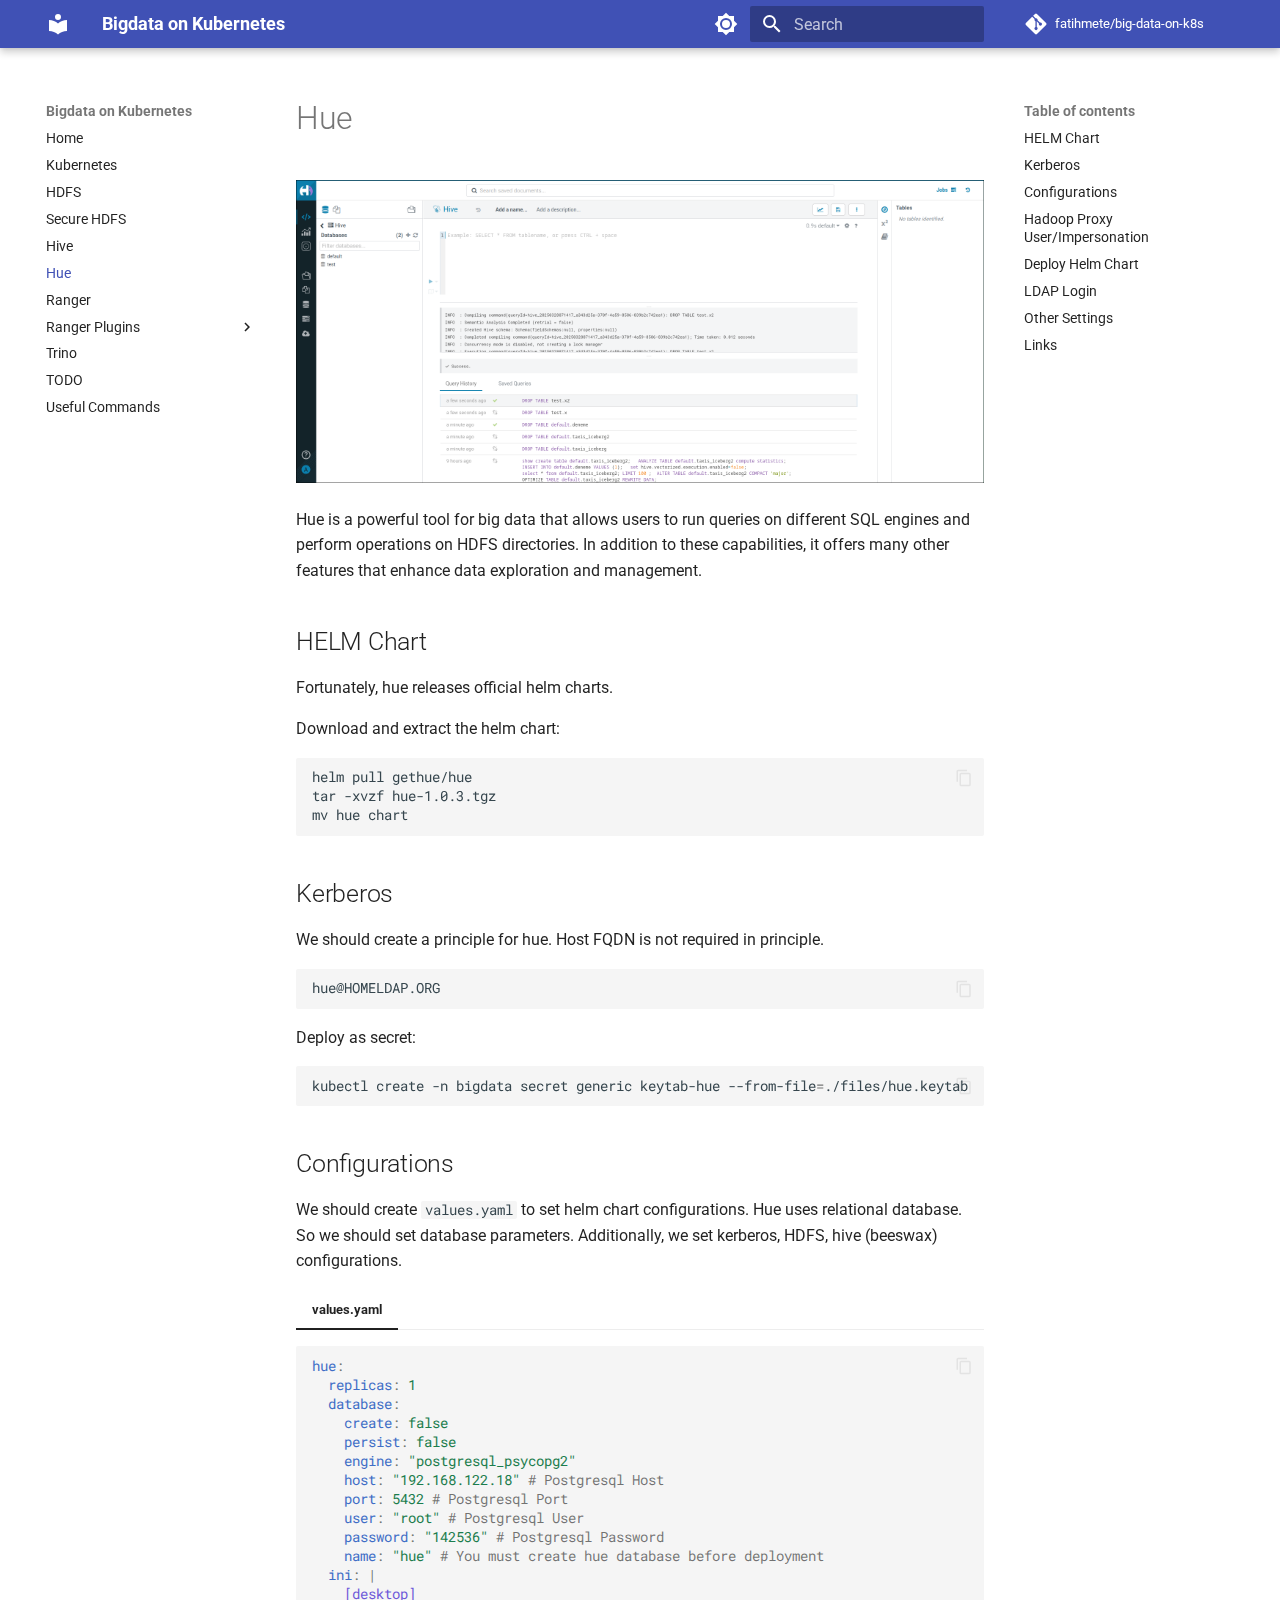
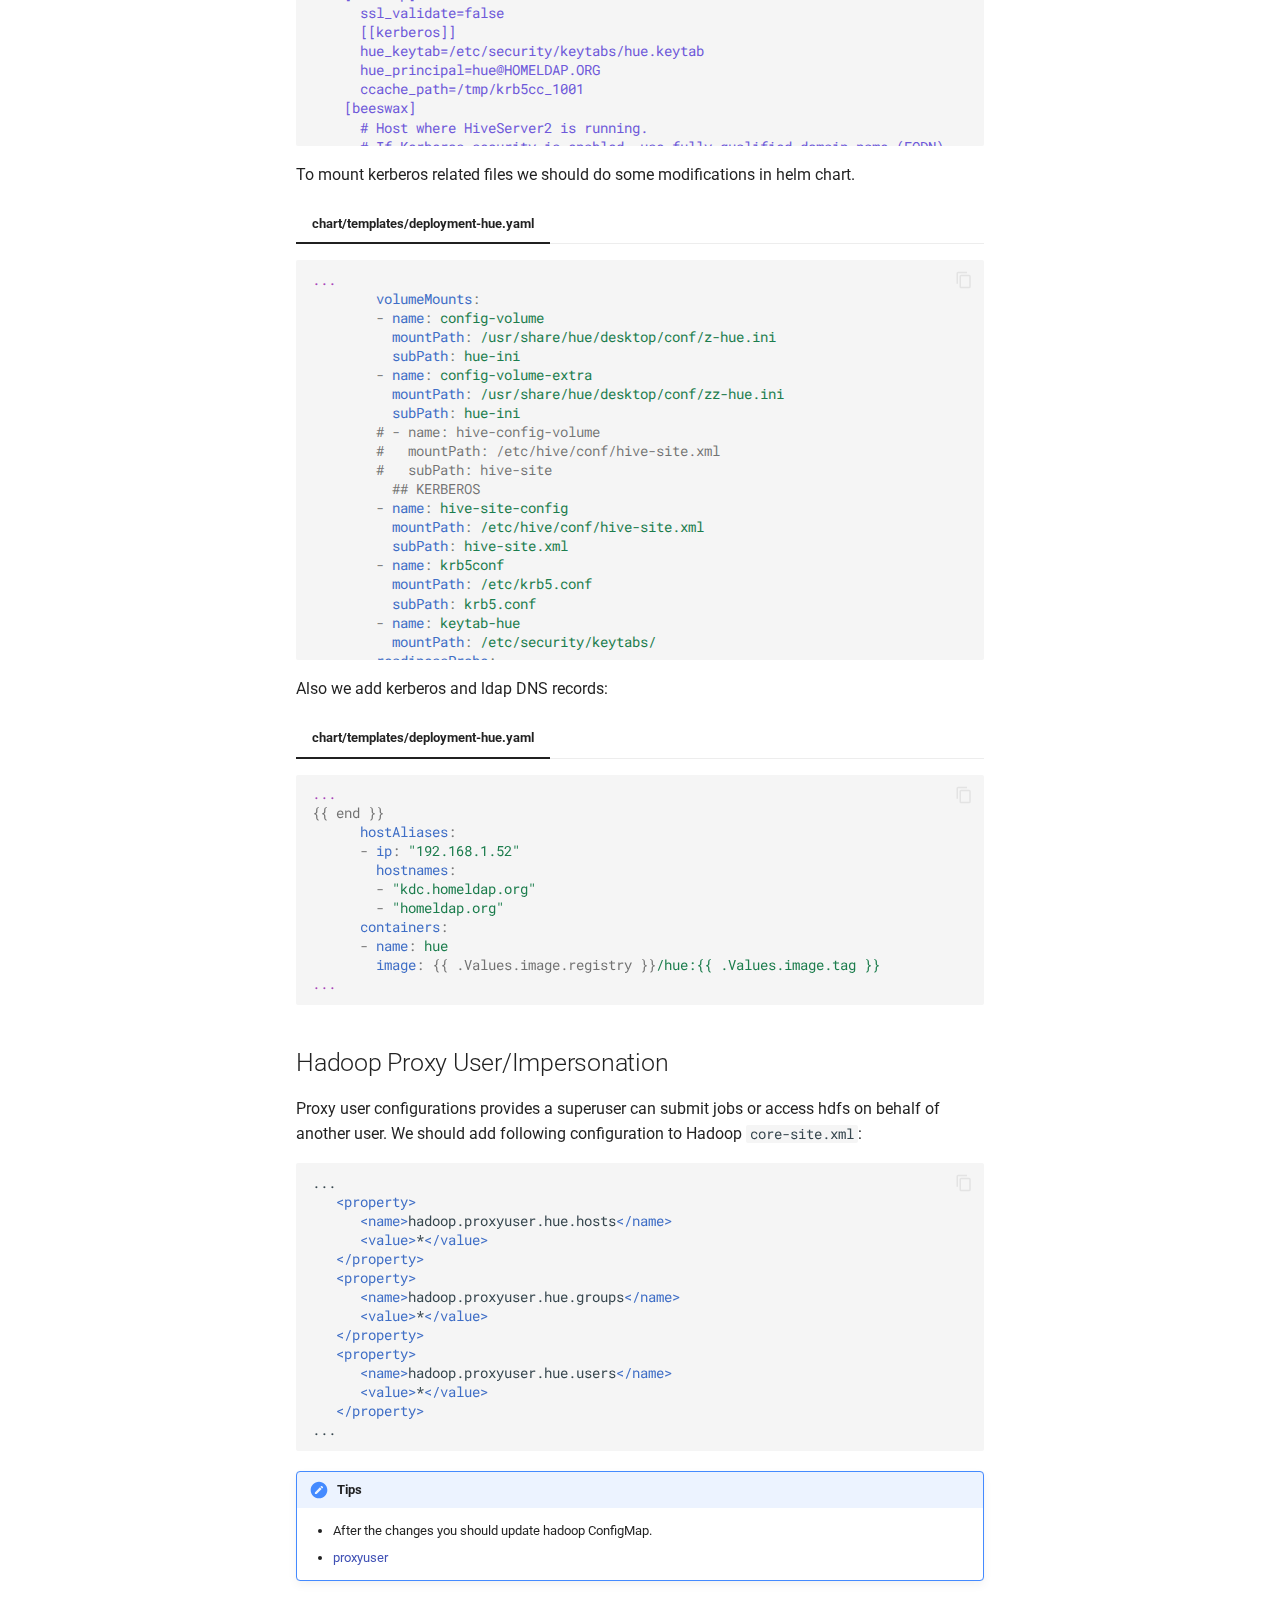
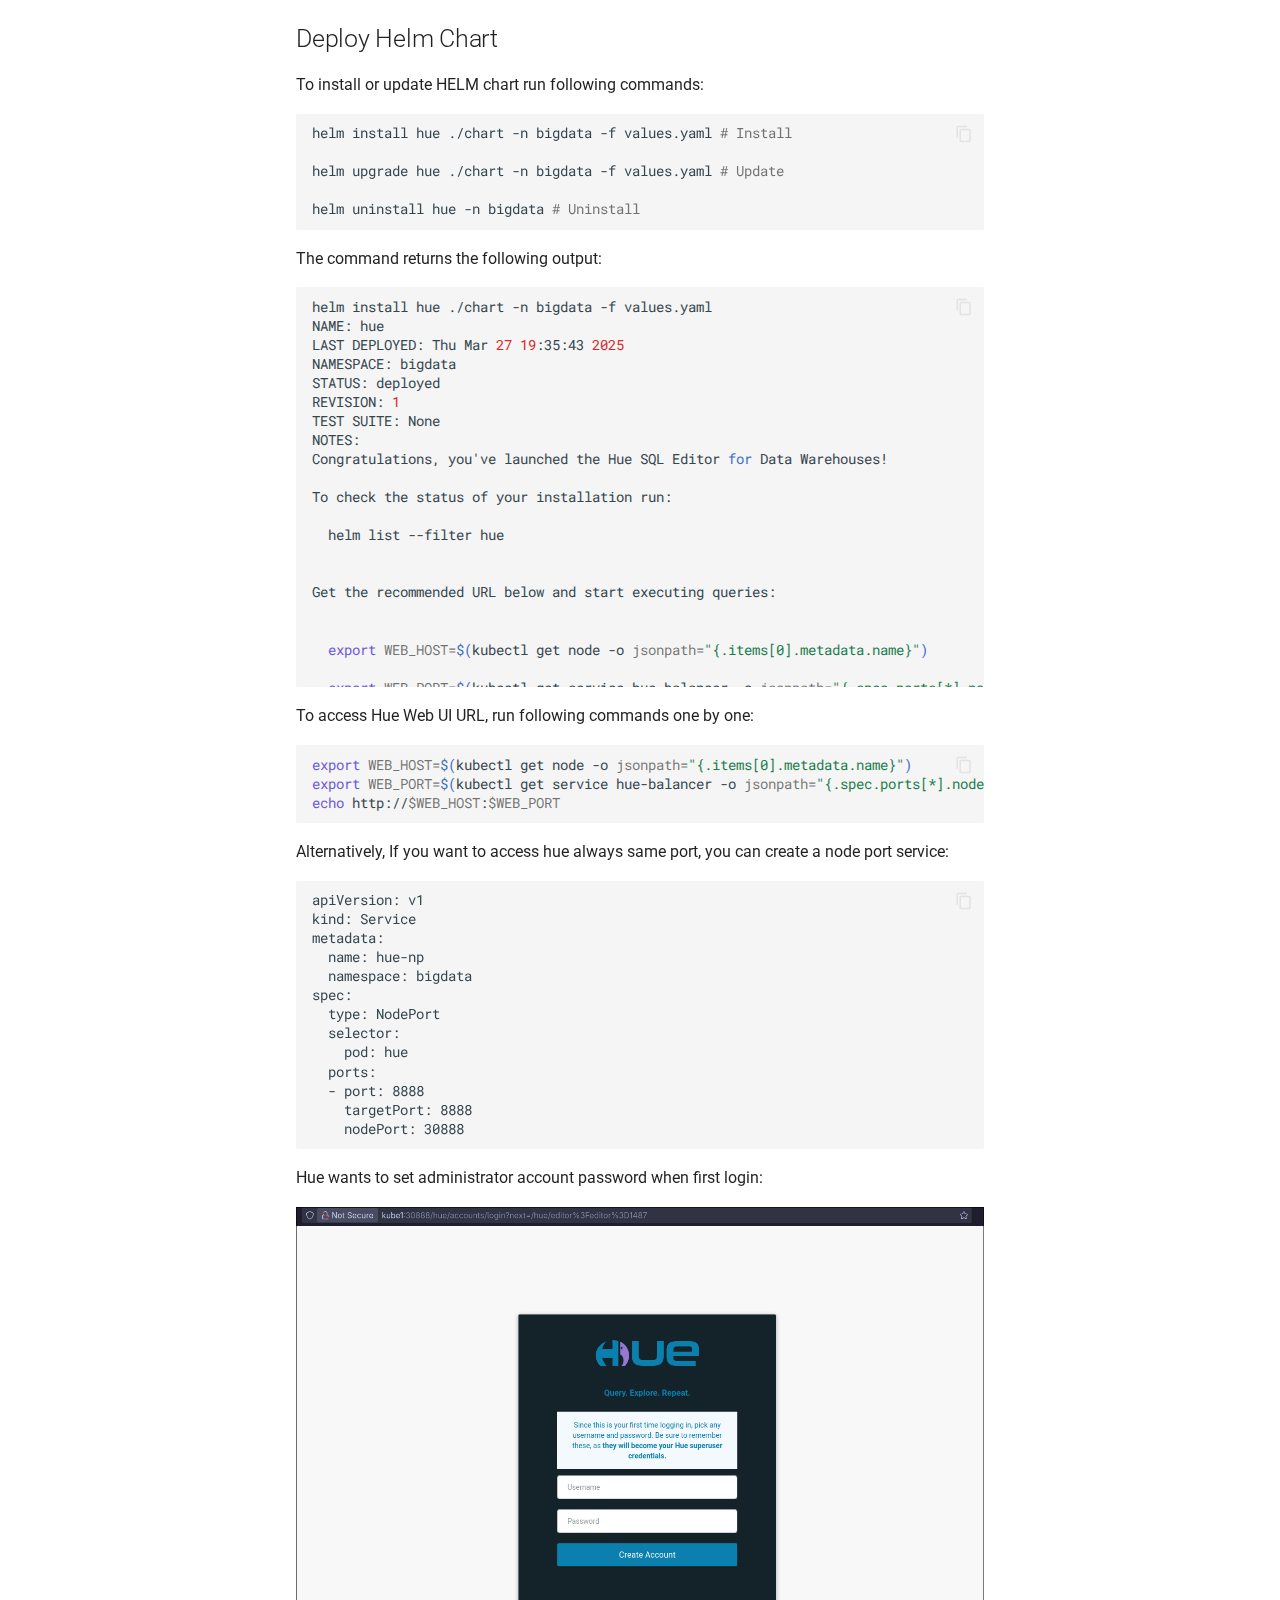
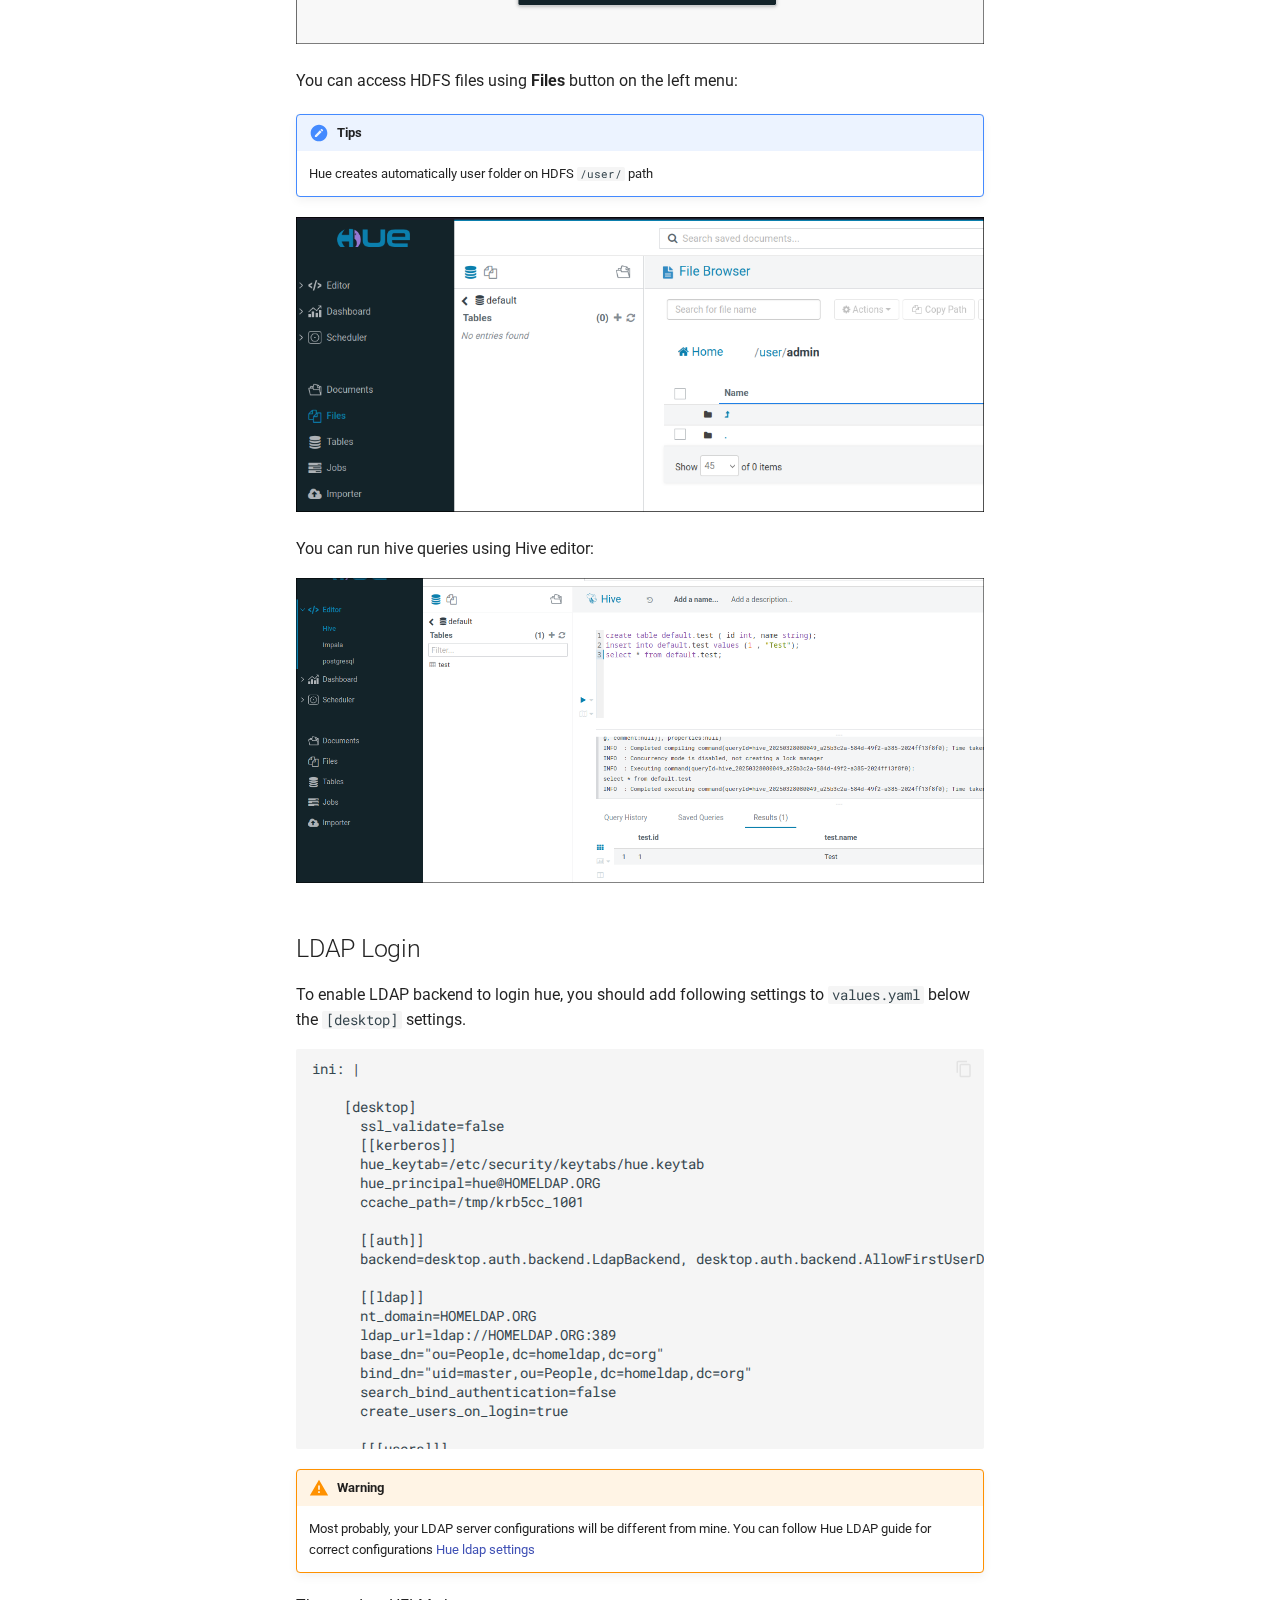
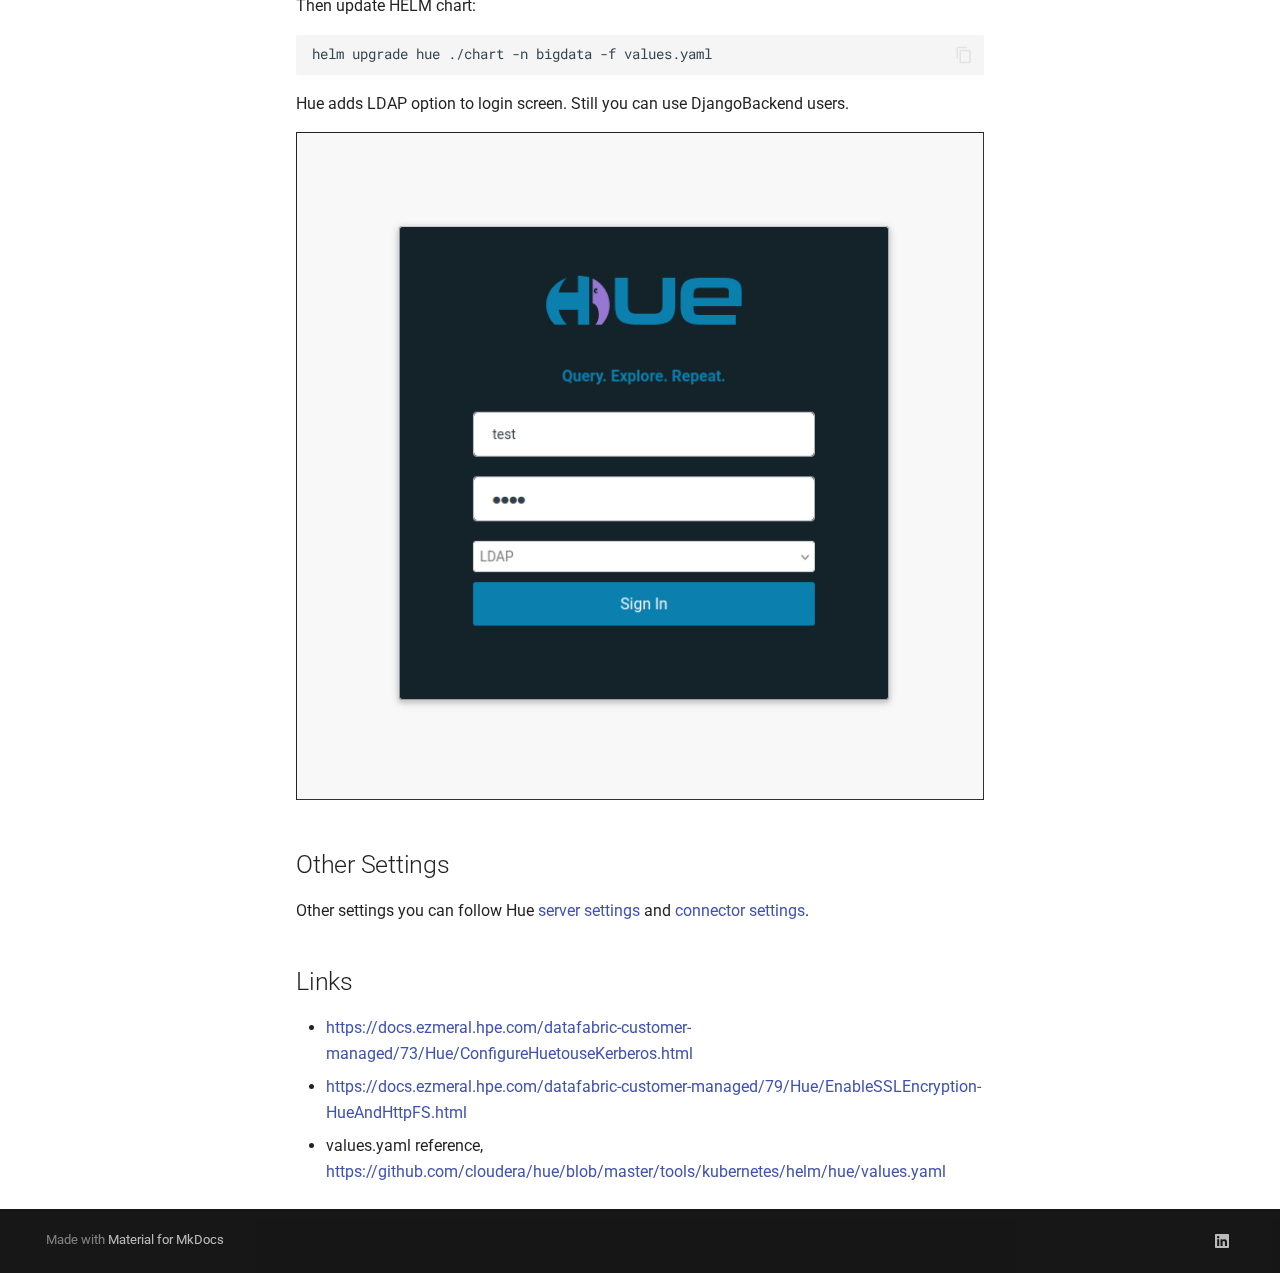
<file: big-data-on-kubernetes/hue/index.html>
<!doctype html>
<html lang="en" class="no-js">
  <head>
    
      <meta charset="utf-8">
      <meta name="viewport" content="width=device-width,initial-scale=1">
      
      
      
        <link rel="canonical" href="https://fatihmete.github.io/big-data-on-kubernetes/hue/">
      
      
        <link rel="prev" href="../hive/">
      
      
        <link rel="next" href="../ranger/">
      
      
      <link rel="icon" href="../assets/images/favicon.png">
      <meta name="generator" content="mkdocs-1.6.1, mkdocs-material-9.6.11">
    
    
      
        <title>Hue - Bigdata on Kubernetes</title>
      
    
    
      <link rel="stylesheet" href="../assets/stylesheets/main.4af4bdda.min.css">
      
        
        <link rel="stylesheet" href="../assets/stylesheets/palette.06af60db.min.css">
      
      


    
    
      
    
    
      
        
        
        <link rel="preconnect" href="https://fonts.gstatic.com" crossorigin>
        <link rel="stylesheet" href="https://fonts.googleapis.com/css?family=Roboto:300,300i,400,400i,700,700i%7CRoboto+Mono:400,400i,700,700i&display=fallback">
        <style>:root{--md-text-font:"Roboto";--md-code-font:"Roboto Mono"}</style>
      
    
    
      <link rel="stylesheet" href="../custom-styles.css">
    
    <script>__md_scope=new URL("..",location),__md_hash=e=>[...e].reduce(((e,_)=>(e<<5)-e+_.charCodeAt(0)),0),__md_get=(e,_=localStorage,t=__md_scope)=>JSON.parse(_.getItem(t.pathname+"."+e)),__md_set=(e,_,t=localStorage,a=__md_scope)=>{try{t.setItem(a.pathname+"."+e,JSON.stringify(_))}catch(e){}}</script>
    
      

    
    
    
   <link href="../assets/stylesheets/glightbox.min.css" rel="stylesheet"/><style>
    html.glightbox-open { overflow: initial; height: 100%; }
    .gslide-title { margin-top: 0px; user-select: text; }
    .gslide-desc { color: #666; user-select: text; }
    .gslide-image img { background: white; }
    .gscrollbar-fixer { padding-right: 15px; }
    .gdesc-inner { font-size: 0.75rem; }
    body[data-md-color-scheme="slate"] .gdesc-inner { background: var(--md-default-bg-color);}
    body[data-md-color-scheme="slate"] .gslide-title { color: var(--md-default-fg-color);}
    body[data-md-color-scheme="slate"] .gslide-desc { color: var(--md-default-fg-color);}</style> <script src="../assets/javascripts/glightbox.min.js"></script></head>
  
  
    
    
      
    
    
    
    
    <body dir="ltr" data-md-color-scheme="default" data-md-color-primary="indigo" data-md-color-accent="indigo">
  
    
    <input class="md-toggle" data-md-toggle="drawer" type="checkbox" id="__drawer" autocomplete="off">
    <input class="md-toggle" data-md-toggle="search" type="checkbox" id="__search" autocomplete="off">
    <label class="md-overlay" for="__drawer"></label>
    <div data-md-component="skip">
      
        
        <a href="#hue" class="md-skip">
          Skip to content
        </a>
      
    </div>
    <div data-md-component="announce">
      
    </div>
    
    
      

  

<header class="md-header md-header--shadow" data-md-component="header">
  <nav class="md-header__inner md-grid" aria-label="Header">
    <a href=".." title="Bigdata on Kubernetes" class="md-header__button md-logo" aria-label="Bigdata on Kubernetes" data-md-component="logo">
      
  
  <svg xmlns="http://www.w3.org/2000/svg" viewBox="0 0 24 24"><path d="M12 8a3 3 0 0 0 3-3 3 3 0 0 0-3-3 3 3 0 0 0-3 3 3 3 0 0 0 3 3m0 3.54C9.64 9.35 6.5 8 3 8v11c3.5 0 6.64 1.35 9 3.54 2.36-2.19 5.5-3.54 9-3.54V8c-3.5 0-6.64 1.35-9 3.54"/></svg>

    </a>
    <label class="md-header__button md-icon" for="__drawer">
      
      <svg xmlns="http://www.w3.org/2000/svg" viewBox="0 0 24 24"><path d="M3 6h18v2H3zm0 5h18v2H3zm0 5h18v2H3z"/></svg>
    </label>
    <div class="md-header__title" data-md-component="header-title">
      <div class="md-header__ellipsis">
        <div class="md-header__topic">
          <span class="md-ellipsis">
            Bigdata on Kubernetes
          </span>
        </div>
        <div class="md-header__topic" data-md-component="header-topic">
          <span class="md-ellipsis">
            
              Hue
            
          </span>
        </div>
      </div>
    </div>
    
      
        <form class="md-header__option" data-md-component="palette">
  
    
    
    
    <input class="md-option" data-md-color-media="(prefers-color-scheme: light)" data-md-color-scheme="default" data-md-color-primary="indigo" data-md-color-accent="indigo"  aria-label="Switch to dark mode"  type="radio" name="__palette" id="__palette_0">
    
      <label class="md-header__button md-icon" title="Switch to dark mode" for="__palette_1" hidden>
        <svg xmlns="http://www.w3.org/2000/svg" viewBox="0 0 24 24"><path d="M12 8a4 4 0 0 0-4 4 4 4 0 0 0 4 4 4 4 0 0 0 4-4 4 4 0 0 0-4-4m0 10a6 6 0 0 1-6-6 6 6 0 0 1 6-6 6 6 0 0 1 6 6 6 6 0 0 1-6 6m8-9.31V4h-4.69L12 .69 8.69 4H4v4.69L.69 12 4 15.31V20h4.69L12 23.31 15.31 20H20v-4.69L23.31 12z"/></svg>
      </label>
    
  
    
    
    
    <input class="md-option" data-md-color-media="(prefers-color-scheme: dark)" data-md-color-scheme="slate" data-md-color-primary="indigo" data-md-color-accent="indigo"  aria-label="Switch to system preference"  type="radio" name="__palette" id="__palette_1">
    
      <label class="md-header__button md-icon" title="Switch to system preference" for="__palette_0" hidden>
        <svg xmlns="http://www.w3.org/2000/svg" viewBox="0 0 24 24"><path d="M12 18c-.89 0-1.74-.2-2.5-.55C11.56 16.5 13 14.42 13 12s-1.44-4.5-3.5-5.45C10.26 6.2 11.11 6 12 6a6 6 0 0 1 6 6 6 6 0 0 1-6 6m8-9.31V4h-4.69L12 .69 8.69 4H4v4.69L.69 12 4 15.31V20h4.69L12 23.31 15.31 20H20v-4.69L23.31 12z"/></svg>
      </label>
    
  
</form>
      
    
    
      <script>var palette=__md_get("__palette");if(palette&&palette.color){if("(prefers-color-scheme)"===palette.color.media){var media=matchMedia("(prefers-color-scheme: light)"),input=document.querySelector(media.matches?"[data-md-color-media='(prefers-color-scheme: light)']":"[data-md-color-media='(prefers-color-scheme: dark)']");palette.color.media=input.getAttribute("data-md-color-media"),palette.color.scheme=input.getAttribute("data-md-color-scheme"),palette.color.primary=input.getAttribute("data-md-color-primary"),palette.color.accent=input.getAttribute("data-md-color-accent")}for(var[key,value]of Object.entries(palette.color))document.body.setAttribute("data-md-color-"+key,value)}</script>
    
    
    
      
      
        <label class="md-header__button md-icon" for="__search">
          
          <svg xmlns="http://www.w3.org/2000/svg" viewBox="0 0 24 24"><path d="M9.5 3A6.5 6.5 0 0 1 16 9.5c0 1.61-.59 3.09-1.56 4.23l.27.27h.79l5 5-1.5 1.5-5-5v-.79l-.27-.27A6.52 6.52 0 0 1 9.5 16 6.5 6.5 0 0 1 3 9.5 6.5 6.5 0 0 1 9.5 3m0 2C7 5 5 7 5 9.5S7 14 9.5 14 14 12 14 9.5 12 5 9.5 5"/></svg>
        </label>
        <div class="md-search" data-md-component="search" role="dialog">
  <label class="md-search__overlay" for="__search"></label>
  <div class="md-search__inner" role="search">
    <form class="md-search__form" name="search">
      <input type="text" class="md-search__input" name="query" aria-label="Search" placeholder="Search" autocapitalize="off" autocorrect="off" autocomplete="off" spellcheck="false" data-md-component="search-query" required>
      <label class="md-search__icon md-icon" for="__search">
        
        <svg xmlns="http://www.w3.org/2000/svg" viewBox="0 0 24 24"><path d="M9.5 3A6.5 6.5 0 0 1 16 9.5c0 1.61-.59 3.09-1.56 4.23l.27.27h.79l5 5-1.5 1.5-5-5v-.79l-.27-.27A6.52 6.52 0 0 1 9.5 16 6.5 6.5 0 0 1 3 9.5 6.5 6.5 0 0 1 9.5 3m0 2C7 5 5 7 5 9.5S7 14 9.5 14 14 12 14 9.5 12 5 9.5 5"/></svg>
        
        <svg xmlns="http://www.w3.org/2000/svg" viewBox="0 0 24 24"><path d="M20 11v2H8l5.5 5.5-1.42 1.42L4.16 12l7.92-7.92L13.5 5.5 8 11z"/></svg>
      </label>
      <nav class="md-search__options" aria-label="Search">
        
        <button type="reset" class="md-search__icon md-icon" title="Clear" aria-label="Clear" tabindex="-1">
          
          <svg xmlns="http://www.w3.org/2000/svg" viewBox="0 0 24 24"><path d="M19 6.41 17.59 5 12 10.59 6.41 5 5 6.41 10.59 12 5 17.59 6.41 19 12 13.41 17.59 19 19 17.59 13.41 12z"/></svg>
        </button>
      </nav>
      
    </form>
    <div class="md-search__output">
      <div class="md-search__scrollwrap" tabindex="0" data-md-scrollfix>
        <div class="md-search-result" data-md-component="search-result">
          <div class="md-search-result__meta">
            Initializing search
          </div>
          <ol class="md-search-result__list" role="presentation"></ol>
        </div>
      </div>
    </div>
  </div>
</div>
      
    
    
      <div class="md-header__source">
        <a href="https://github.com/fatihmete/big-data-on-k8s" title="Go to repository" class="md-source" data-md-component="source">
  <div class="md-source__icon md-icon">
    
    <svg xmlns="http://www.w3.org/2000/svg" viewBox="0 0 448 512"><!--! Font Awesome Free 6.7.2 by @fontawesome - https://fontawesome.com License - https://fontawesome.com/license/free (Icons: CC BY 4.0, Fonts: SIL OFL 1.1, Code: MIT License) Copyright 2024 Fonticons, Inc.--><path d="M439.55 236.05 244 40.45a28.87 28.87 0 0 0-40.81 0l-40.66 40.63 51.52 51.52c27.06-9.14 52.68 16.77 43.39 43.68l49.66 49.66c34.23-11.8 61.18 31 35.47 56.69-26.49 26.49-70.21-2.87-56-37.34L240.22 199v121.85c25.3 12.54 22.26 41.85 9.08 55a34.34 34.34 0 0 1-48.55 0c-17.57-17.6-11.07-46.91 11.25-56v-123c-20.8-8.51-24.6-30.74-18.64-45L142.57 101 8.45 235.14a28.86 28.86 0 0 0 0 40.81l195.61 195.6a28.86 28.86 0 0 0 40.8 0l194.69-194.69a28.86 28.86 0 0 0 0-40.81"/></svg>
  </div>
  <div class="md-source__repository">
    fatihmete/big-data-on-k8s
  </div>
</a>
      </div>
    
  </nav>
  
</header>
    
    <div class="md-container" data-md-component="container">
      
      
        
          
        
      
      <main class="md-main" data-md-component="main">
        <div class="md-main__inner md-grid">
          
            
              
              <div class="md-sidebar md-sidebar--primary" data-md-component="sidebar" data-md-type="navigation" >
                <div class="md-sidebar__scrollwrap">
                  <div class="md-sidebar__inner">
                    



<nav class="md-nav md-nav--primary" aria-label="Navigation" data-md-level="0">
  <label class="md-nav__title" for="__drawer">
    <a href=".." title="Bigdata on Kubernetes" class="md-nav__button md-logo" aria-label="Bigdata on Kubernetes" data-md-component="logo">
      
  
  <svg xmlns="http://www.w3.org/2000/svg" viewBox="0 0 24 24"><path d="M12 8a3 3 0 0 0 3-3 3 3 0 0 0-3-3 3 3 0 0 0-3 3 3 3 0 0 0 3 3m0 3.54C9.64 9.35 6.5 8 3 8v11c3.5 0 6.64 1.35 9 3.54 2.36-2.19 5.5-3.54 9-3.54V8c-3.5 0-6.64 1.35-9 3.54"/></svg>

    </a>
    Bigdata on Kubernetes
  </label>
  
    <div class="md-nav__source">
      <a href="https://github.com/fatihmete/big-data-on-k8s" title="Go to repository" class="md-source" data-md-component="source">
  <div class="md-source__icon md-icon">
    
    <svg xmlns="http://www.w3.org/2000/svg" viewBox="0 0 448 512"><!--! Font Awesome Free 6.7.2 by @fontawesome - https://fontawesome.com License - https://fontawesome.com/license/free (Icons: CC BY 4.0, Fonts: SIL OFL 1.1, Code: MIT License) Copyright 2024 Fonticons, Inc.--><path d="M439.55 236.05 244 40.45a28.87 28.87 0 0 0-40.81 0l-40.66 40.63 51.52 51.52c27.06-9.14 52.68 16.77 43.39 43.68l49.66 49.66c34.23-11.8 61.18 31 35.47 56.69-26.49 26.49-70.21-2.87-56-37.34L240.22 199v121.85c25.3 12.54 22.26 41.85 9.08 55a34.34 34.34 0 0 1-48.55 0c-17.57-17.6-11.07-46.91 11.25-56v-123c-20.8-8.51-24.6-30.74-18.64-45L142.57 101 8.45 235.14a28.86 28.86 0 0 0 0 40.81l195.61 195.6a28.86 28.86 0 0 0 40.8 0l194.69-194.69a28.86 28.86 0 0 0 0-40.81"/></svg>
  </div>
  <div class="md-source__repository">
    fatihmete/big-data-on-k8s
  </div>
</a>
    </div>
  
  <ul class="md-nav__list" data-md-scrollfix>
    
      
      
  
  
  
  
    <li class="md-nav__item">
      <a href=".." class="md-nav__link">
        
  
  
  <span class="md-ellipsis">
    Home
    
  </span>
  

      </a>
    </li>
  

    
      
      
  
  
  
  
    <li class="md-nav__item">
      <a href="../kubernetes/" class="md-nav__link">
        
  
  
  <span class="md-ellipsis">
    Kubernetes
    
  </span>
  

      </a>
    </li>
  

    
      
      
  
  
  
  
    <li class="md-nav__item">
      <a href="../hdfs/" class="md-nav__link">
        
  
  
  <span class="md-ellipsis">
    HDFS
    
  </span>
  

      </a>
    </li>
  

    
      
      
  
  
  
  
    <li class="md-nav__item">
      <a href="../secure-hdfs/" class="md-nav__link">
        
  
  
  <span class="md-ellipsis">
    Secure HDFS
    
  </span>
  

      </a>
    </li>
  

    
      
      
  
  
  
  
    <li class="md-nav__item">
      <a href="../hive/" class="md-nav__link">
        
  
  
  <span class="md-ellipsis">
    Hive
    
  </span>
  

      </a>
    </li>
  

    
      
      
  
  
    
  
  
  
    <li class="md-nav__item md-nav__item--active">
      
      <input class="md-nav__toggle md-toggle" type="checkbox" id="__toc">
      
      
        
      
      
        <label class="md-nav__link md-nav__link--active" for="__toc">
          
  
  
  <span class="md-ellipsis">
    Hue
    
  </span>
  

          <span class="md-nav__icon md-icon"></span>
        </label>
      
      <a href="./" class="md-nav__link md-nav__link--active">
        
  
  
  <span class="md-ellipsis">
    Hue
    
  </span>
  

      </a>
      
        

<nav class="md-nav md-nav--secondary" aria-label="Table of contents">
  
  
  
    
  
  
    <label class="md-nav__title" for="__toc">
      <span class="md-nav__icon md-icon"></span>
      Table of contents
    </label>
    <ul class="md-nav__list" data-md-component="toc" data-md-scrollfix>
      
        <li class="md-nav__item">
  <a href="#helm-chart" class="md-nav__link">
    <span class="md-ellipsis">
      HELM Chart
    </span>
  </a>
  
</li>
      
        <li class="md-nav__item">
  <a href="#kerberos" class="md-nav__link">
    <span class="md-ellipsis">
      Kerberos
    </span>
  </a>
  
</li>
      
        <li class="md-nav__item">
  <a href="#configurations" class="md-nav__link">
    <span class="md-ellipsis">
      Configurations
    </span>
  </a>
  
</li>
      
        <li class="md-nav__item">
  <a href="#hadoop-proxy-userimpersonation" class="md-nav__link">
    <span class="md-ellipsis">
      Hadoop Proxy User/Impersonation
    </span>
  </a>
  
</li>
      
        <li class="md-nav__item">
  <a href="#deploy-helm-chart" class="md-nav__link">
    <span class="md-ellipsis">
      Deploy Helm Chart
    </span>
  </a>
  
</li>
      
        <li class="md-nav__item">
  <a href="#ldap-login" class="md-nav__link">
    <span class="md-ellipsis">
      LDAP Login
    </span>
  </a>
  
</li>
      
        <li class="md-nav__item">
  <a href="#other-settings" class="md-nav__link">
    <span class="md-ellipsis">
      Other Settings
    </span>
  </a>
  
</li>
      
        <li class="md-nav__item">
  <a href="#links" class="md-nav__link">
    <span class="md-ellipsis">
      Links
    </span>
  </a>
  
</li>
      
    </ul>
  
</nav>
      
    </li>
  

    
      
      
  
  
  
  
    <li class="md-nav__item">
      <a href="../ranger/" class="md-nav__link">
        
  
  
  <span class="md-ellipsis">
    Ranger
    
  </span>
  

      </a>
    </li>
  

    
      
      
  
  
  
  
    
    
    
    
    
    <li class="md-nav__item md-nav__item--nested">
      
        
        
        <input class="md-nav__toggle md-toggle " type="checkbox" id="__nav_8" >
        
          
          <label class="md-nav__link" for="__nav_8" id="__nav_8_label" tabindex="0">
            
  
  
  <span class="md-ellipsis">
    Ranger Plugins
    
  </span>
  

            <span class="md-nav__icon md-icon"></span>
          </label>
        
        <nav class="md-nav" data-md-level="1" aria-labelledby="__nav_8_label" aria-expanded="false">
          <label class="md-nav__title" for="__nav_8">
            <span class="md-nav__icon md-icon"></span>
            Ranger Plugins
          </label>
          <ul class="md-nav__list" data-md-scrollfix>
            
              
                
  
  
  
  
    <li class="md-nav__item">
      <a href="../ranger-hdfs-plugin/" class="md-nav__link">
        
  
  
  <span class="md-ellipsis">
    HDFS Plugin
    
  </span>
  

      </a>
    </li>
  

              
            
              
                
  
  
  
  
    <li class="md-nav__item">
      <a href="../ranger-hive-plugin/" class="md-nav__link">
        
  
  
  <span class="md-ellipsis">
    Hive Plugin
    
  </span>
  

      </a>
    </li>
  

              
            
          </ul>
        </nav>
      
    </li>
  

    
      
      
  
  
  
  
    <li class="md-nav__item">
      <a href="../trino/" class="md-nav__link">
        
  
  
  <span class="md-ellipsis">
    Trino
    
  </span>
  

      </a>
    </li>
  

    
      
      
  
  
  
  
    <li class="md-nav__item">
      <a href="../todo/" class="md-nav__link">
        
  
  
  <span class="md-ellipsis">
    TODO
    
  </span>
  

      </a>
    </li>
  

    
      
      
  
  
  
  
    <li class="md-nav__item">
      <a href="../useful-commands/" class="md-nav__link">
        
  
  
  <span class="md-ellipsis">
    Useful Commands
    
  </span>
  

      </a>
    </li>
  

    
  </ul>
</nav>
                  </div>
                </div>
              </div>
            
            
              
              <div class="md-sidebar md-sidebar--secondary" data-md-component="sidebar" data-md-type="toc" >
                <div class="md-sidebar__scrollwrap">
                  <div class="md-sidebar__inner">
                    

<nav class="md-nav md-nav--secondary" aria-label="Table of contents">
  
  
  
    
  
  
    <label class="md-nav__title" for="__toc">
      <span class="md-nav__icon md-icon"></span>
      Table of contents
    </label>
    <ul class="md-nav__list" data-md-component="toc" data-md-scrollfix>
      
        <li class="md-nav__item">
  <a href="#helm-chart" class="md-nav__link">
    <span class="md-ellipsis">
      HELM Chart
    </span>
  </a>
  
</li>
      
        <li class="md-nav__item">
  <a href="#kerberos" class="md-nav__link">
    <span class="md-ellipsis">
      Kerberos
    </span>
  </a>
  
</li>
      
        <li class="md-nav__item">
  <a href="#configurations" class="md-nav__link">
    <span class="md-ellipsis">
      Configurations
    </span>
  </a>
  
</li>
      
        <li class="md-nav__item">
  <a href="#hadoop-proxy-userimpersonation" class="md-nav__link">
    <span class="md-ellipsis">
      Hadoop Proxy User/Impersonation
    </span>
  </a>
  
</li>
      
        <li class="md-nav__item">
  <a href="#deploy-helm-chart" class="md-nav__link">
    <span class="md-ellipsis">
      Deploy Helm Chart
    </span>
  </a>
  
</li>
      
        <li class="md-nav__item">
  <a href="#ldap-login" class="md-nav__link">
    <span class="md-ellipsis">
      LDAP Login
    </span>
  </a>
  
</li>
      
        <li class="md-nav__item">
  <a href="#other-settings" class="md-nav__link">
    <span class="md-ellipsis">
      Other Settings
    </span>
  </a>
  
</li>
      
        <li class="md-nav__item">
  <a href="#links" class="md-nav__link">
    <span class="md-ellipsis">
      Links
    </span>
  </a>
  
</li>
      
    </ul>
  
</nav>
                  </div>
                </div>
              </div>
            
          
          
            <div class="md-content" data-md-component="content">
              <article class="md-content__inner md-typeset">
                
                  


  
  


<h1 id="hue">Hue</h1>
<p><a class="glightbox" href="../assets/hue_ui1.png" data-type="image" data-width="auto" data-height="auto" data-desc-position="bottom"><img alt="alt text" src="../assets/hue_ui1.png" /></a></p>
<p>Hue is a powerful tool for big data that allows users to run queries on different SQL engines and perform operations on HDFS directories. In addition to these capabilities, it offers many other features that enhance data exploration and management.  </p>
<h2 id="helm-chart">HELM Chart</h2>
<p>Fortunately, hue releases official helm charts.</p>
<p>Download and extract the helm chart:
<div class="language-text highlight"><pre><span></span><code><span id="__span-0-1"><a id="__codelineno-0-1" name="__codelineno-0-1" href="#__codelineno-0-1"></a>helm pull gethue/hue
</span><span id="__span-0-2"><a id="__codelineno-0-2" name="__codelineno-0-2" href="#__codelineno-0-2"></a>tar -xvzf hue-1.0.3.tgz
</span><span id="__span-0-3"><a id="__codelineno-0-3" name="__codelineno-0-3" href="#__codelineno-0-3"></a>mv hue chart
</span></code></pre></div></p>
<h2 id="kerberos">Kerberos</h2>
<p>We should create a principle for hue. Host FQDN is not required in principle.
<div class="language-bash highlight"><pre><span></span><code><span id="__span-1-1"><a id="__codelineno-1-1" name="__codelineno-1-1" href="#__codelineno-1-1"></a>hue@HOMELDAP.ORG
</span></code></pre></div></p>
<p>Deploy as secret:
<div class="language-bash highlight"><pre><span></span><code><span id="__span-2-1"><a id="__codelineno-2-1" name="__codelineno-2-1" href="#__codelineno-2-1"></a>kubectl<span class="w"> </span>create<span class="w"> </span>-n<span class="w"> </span>bigdata<span class="w"> </span>secret<span class="w"> </span>generic<span class="w"> </span>keytab-hue<span class="w"> </span>--from-file<span class="o">=</span>./files/hue.keytab
</span></code></pre></div></p>
<h2 id="configurations">Configurations</h2>
<p>We should create <code>values.yaml</code> to set helm chart configurations. Hue uses relational database. So we should set database parameters. Additionally, we set kerberos, HDFS, hive (beeswax) configurations.</p>
<div class="tabbed-set tabbed-alternate" data-tabs="1:1"><input checked="checked" id="__tabbed_1_1" name="__tabbed_1" type="radio" /><div class="tabbed-labels"><label for="__tabbed_1_1">values.yaml</label></div>
<div class="tabbed-content">
<div class="tabbed-block"></div>
</div>
</div>
<div class="language-yaml highlight"><pre><span></span><code><span id="__span-3-1"><a id="__codelineno-3-1" name="__codelineno-3-1" href="#__codelineno-3-1"></a><span class="nt">hue</span><span class="p">:</span>
</span><span id="__span-3-2"><a id="__codelineno-3-2" name="__codelineno-3-2" href="#__codelineno-3-2"></a><span class="w">  </span><span class="nt">replicas</span><span class="p">:</span><span class="w"> </span><span class="l l-Scalar l-Scalar-Plain">1</span>
</span><span id="__span-3-3"><a id="__codelineno-3-3" name="__codelineno-3-3" href="#__codelineno-3-3"></a><span class="w">  </span><span class="nt">database</span><span class="p">:</span>
</span><span id="__span-3-4"><a id="__codelineno-3-4" name="__codelineno-3-4" href="#__codelineno-3-4"></a><span class="w">    </span><span class="nt">create</span><span class="p">:</span><span class="w"> </span><span class="l l-Scalar l-Scalar-Plain">false</span>
</span><span id="__span-3-5"><a id="__codelineno-3-5" name="__codelineno-3-5" href="#__codelineno-3-5"></a><span class="w">    </span><span class="nt">persist</span><span class="p">:</span><span class="w"> </span><span class="l l-Scalar l-Scalar-Plain">false</span>
</span><span id="__span-3-6"><a id="__codelineno-3-6" name="__codelineno-3-6" href="#__codelineno-3-6"></a><span class="w">    </span><span class="nt">engine</span><span class="p">:</span><span class="w"> </span><span class="s">&quot;postgresql_psycopg2&quot;</span>
</span><span id="__span-3-7"><a id="__codelineno-3-7" name="__codelineno-3-7" href="#__codelineno-3-7"></a><span class="w">    </span><span class="nt">host</span><span class="p">:</span><span class="w"> </span><span class="s">&quot;192.168.122.18&quot;</span><span class="w"> </span><span class="c1"># Postgresql Host</span>
</span><span id="__span-3-8"><a id="__codelineno-3-8" name="__codelineno-3-8" href="#__codelineno-3-8"></a><span class="w">    </span><span class="nt">port</span><span class="p">:</span><span class="w"> </span><span class="l l-Scalar l-Scalar-Plain">5432</span><span class="w"> </span><span class="c1"># Postgresql Port</span>
</span><span id="__span-3-9"><a id="__codelineno-3-9" name="__codelineno-3-9" href="#__codelineno-3-9"></a><span class="w">    </span><span class="nt">user</span><span class="p">:</span><span class="w"> </span><span class="s">&quot;root&quot;</span><span class="w"> </span><span class="c1"># Postgresql User</span>
</span><span id="__span-3-10"><a id="__codelineno-3-10" name="__codelineno-3-10" href="#__codelineno-3-10"></a><span class="w">    </span><span class="nt">password</span><span class="p">:</span><span class="w"> </span><span class="s">&quot;142536&quot;</span><span class="w"> </span><span class="c1"># Postgresql Password</span>
</span><span id="__span-3-11"><a id="__codelineno-3-11" name="__codelineno-3-11" href="#__codelineno-3-11"></a><span class="w">    </span><span class="nt">name</span><span class="p">:</span><span class="w"> </span><span class="s">&quot;hue&quot;</span><span class="w"> </span><span class="c1"># You must create hue database before deployment</span>
</span><span id="__span-3-12"><a id="__codelineno-3-12" name="__codelineno-3-12" href="#__codelineno-3-12"></a><span class="w">  </span><span class="nt">ini</span><span class="p">:</span><span class="w"> </span><span class="p p-Indicator">|</span>
</span><span id="__span-3-13"><a id="__codelineno-3-13" name="__codelineno-3-13" href="#__codelineno-3-13"></a><span class="w">    </span><span class="no">[desktop]</span>
</span><span id="__span-3-14"><a id="__codelineno-3-14" name="__codelineno-3-14" href="#__codelineno-3-14"></a><span class="w">      </span><span class="no">ssl_validate=false</span>
</span><span id="__span-3-15"><a id="__codelineno-3-15" name="__codelineno-3-15" href="#__codelineno-3-15"></a><span class="w">      </span><span class="no">[[kerberos]]</span>
</span><span id="__span-3-16"><a id="__codelineno-3-16" name="__codelineno-3-16" href="#__codelineno-3-16"></a><span class="w">      </span><span class="no">hue_keytab=/etc/security/keytabs/hue.keytab</span>
</span><span id="__span-3-17"><a id="__codelineno-3-17" name="__codelineno-3-17" href="#__codelineno-3-17"></a><span class="w">      </span><span class="no">hue_principal=hue@HOMELDAP.ORG</span>
</span><span id="__span-3-18"><a id="__codelineno-3-18" name="__codelineno-3-18" href="#__codelineno-3-18"></a><span class="w">      </span><span class="no">ccache_path=/tmp/krb5cc_1001</span>
</span><span id="__span-3-19"><a id="__codelineno-3-19" name="__codelineno-3-19" href="#__codelineno-3-19"></a><span class="w">    </span><span class="no">[beeswax]</span>
</span><span id="__span-3-20"><a id="__codelineno-3-20" name="__codelineno-3-20" href="#__codelineno-3-20"></a><span class="w">      </span><span class="no"># Host where HiveServer2 is running.</span>
</span><span id="__span-3-21"><a id="__codelineno-3-21" name="__codelineno-3-21" href="#__codelineno-3-21"></a><span class="w">      </span><span class="no"># If Kerberos security is enabled, use fully-qualified domain name (FQDN).</span>
</span><span id="__span-3-22"><a id="__codelineno-3-22" name="__codelineno-3-22" href="#__codelineno-3-22"></a><span class="w">      </span><span class="no">hive_server_host=hiveserver.company.bigdata.svc.cluster.local</span>
</span><span id="__span-3-23"><a id="__codelineno-3-23" name="__codelineno-3-23" href="#__codelineno-3-23"></a>
</span><span id="__span-3-24"><a id="__codelineno-3-24" name="__codelineno-3-24" href="#__codelineno-3-24"></a><span class="w">      </span><span class="no"># Port where HiveServer2 Thrift server runs on.</span>
</span><span id="__span-3-25"><a id="__codelineno-3-25" name="__codelineno-3-25" href="#__codelineno-3-25"></a><span class="w">      </span><span class="no">hive_server_port=10000</span>
</span><span id="__span-3-26"><a id="__codelineno-3-26" name="__codelineno-3-26" href="#__codelineno-3-26"></a><span class="w">    </span><span class="no">[hadoop]</span>
</span><span id="__span-3-27"><a id="__codelineno-3-27" name="__codelineno-3-27" href="#__codelineno-3-27"></a><span class="w">      </span><span class="no">[[hdfs_clusters]]</span>
</span><span id="__span-3-28"><a id="__codelineno-3-28" name="__codelineno-3-28" href="#__codelineno-3-28"></a><span class="w">        </span><span class="no">[[[default]]]</span>
</span><span id="__span-3-29"><a id="__codelineno-3-29" name="__codelineno-3-29" href="#__codelineno-3-29"></a><span class="w">        </span><span class="no">fs_defaultfs=hdfs://namenode.company.bigdata.svc.cluster.local:9000</span>
</span><span id="__span-3-30"><a id="__codelineno-3-30" name="__codelineno-3-30" href="#__codelineno-3-30"></a><span class="w">        </span><span class="no">webhdfs_url=https://namenode.company.bigdata.svc.cluster.local:50470/webhdfs/v1</span>
</span><span id="__span-3-31"><a id="__codelineno-3-31" name="__codelineno-3-31" href="#__codelineno-3-31"></a><span class="w">        </span><span class="no">security_enabled=True</span>
</span><span id="__span-3-32"><a id="__codelineno-3-32" name="__codelineno-3-32" href="#__codelineno-3-32"></a><span class="w">        </span><span class="no">mechanism=GSSAPI</span>
</span></code></pre></div>
<p>To mount kerberos related files we should do some modifications in helm chart.</p>
<div class="tabbed-set tabbed-alternate" data-tabs="2:1"><input checked="checked" id="__tabbed_2_1" name="__tabbed_2" type="radio" /><div class="tabbed-labels"><label for="__tabbed_2_1">chart/templates/deployment-hue.yaml</label></div>
<div class="tabbed-content">
<div class="tabbed-block"></div>
</div>
</div>
<div class="language-yaml highlight"><pre><span></span><code><span id="__span-4-1"><a id="__codelineno-4-1" name="__codelineno-4-1" href="#__codelineno-4-1"></a><span class="nn">...</span>
</span><span id="__span-4-2"><a id="__codelineno-4-2" name="__codelineno-4-2" href="#__codelineno-4-2"></a><span class="w">        </span><span class="nt">volumeMounts</span><span class="p">:</span>
</span><span id="__span-4-3"><a id="__codelineno-4-3" name="__codelineno-4-3" href="#__codelineno-4-3"></a><span class="w">        </span><span class="p p-Indicator">-</span><span class="w"> </span><span class="nt">name</span><span class="p">:</span><span class="w"> </span><span class="l l-Scalar l-Scalar-Plain">config-volume</span>
</span><span id="__span-4-4"><a id="__codelineno-4-4" name="__codelineno-4-4" href="#__codelineno-4-4"></a><span class="w">          </span><span class="nt">mountPath</span><span class="p">:</span><span class="w"> </span><span class="l l-Scalar l-Scalar-Plain">/usr/share/hue/desktop/conf/z-hue.ini</span>
</span><span id="__span-4-5"><a id="__codelineno-4-5" name="__codelineno-4-5" href="#__codelineno-4-5"></a><span class="w">          </span><span class="nt">subPath</span><span class="p">:</span><span class="w"> </span><span class="l l-Scalar l-Scalar-Plain">hue-ini</span>
</span><span id="__span-4-6"><a id="__codelineno-4-6" name="__codelineno-4-6" href="#__codelineno-4-6"></a><span class="w">        </span><span class="p p-Indicator">-</span><span class="w"> </span><span class="nt">name</span><span class="p">:</span><span class="w"> </span><span class="l l-Scalar l-Scalar-Plain">config-volume-extra</span>
</span><span id="__span-4-7"><a id="__codelineno-4-7" name="__codelineno-4-7" href="#__codelineno-4-7"></a><span class="w">          </span><span class="nt">mountPath</span><span class="p">:</span><span class="w"> </span><span class="l l-Scalar l-Scalar-Plain">/usr/share/hue/desktop/conf/zz-hue.ini</span>
</span><span id="__span-4-8"><a id="__codelineno-4-8" name="__codelineno-4-8" href="#__codelineno-4-8"></a><span class="w">          </span><span class="nt">subPath</span><span class="p">:</span><span class="w"> </span><span class="l l-Scalar l-Scalar-Plain">hue-ini</span>
</span><span id="__span-4-9"><a id="__codelineno-4-9" name="__codelineno-4-9" href="#__codelineno-4-9"></a><span class="w">        </span><span class="c1"># - name: hive-config-volume</span>
</span><span id="__span-4-10"><a id="__codelineno-4-10" name="__codelineno-4-10" href="#__codelineno-4-10"></a><span class="w">        </span><span class="c1">#   mountPath: /etc/hive/conf/hive-site.xml</span>
</span><span id="__span-4-11"><a id="__codelineno-4-11" name="__codelineno-4-11" href="#__codelineno-4-11"></a><span class="w">        </span><span class="c1">#   subPath: hive-site</span>
</span><span id="__span-4-12"><a id="__codelineno-4-12" name="__codelineno-4-12" href="#__codelineno-4-12"></a><span class="w">          </span><span class="c1">## KERBEROS</span>
</span><span id="__span-4-13"><a id="__codelineno-4-13" name="__codelineno-4-13" href="#__codelineno-4-13"></a><span class="w">        </span><span class="p p-Indicator">-</span><span class="w"> </span><span class="nt">name</span><span class="p">:</span><span class="w"> </span><span class="l l-Scalar l-Scalar-Plain">hive-site-config</span>
</span><span id="__span-4-14"><a id="__codelineno-4-14" name="__codelineno-4-14" href="#__codelineno-4-14"></a><span class="w">          </span><span class="nt">mountPath</span><span class="p">:</span><span class="w"> </span><span class="l l-Scalar l-Scalar-Plain">/etc/hive/conf/hive-site.xml</span>
</span><span id="__span-4-15"><a id="__codelineno-4-15" name="__codelineno-4-15" href="#__codelineno-4-15"></a><span class="w">          </span><span class="nt">subPath</span><span class="p">:</span><span class="w"> </span><span class="l l-Scalar l-Scalar-Plain">hive-site.xml</span>
</span><span id="__span-4-16"><a id="__codelineno-4-16" name="__codelineno-4-16" href="#__codelineno-4-16"></a><span class="w">        </span><span class="p p-Indicator">-</span><span class="w"> </span><span class="nt">name</span><span class="p">:</span><span class="w"> </span><span class="l l-Scalar l-Scalar-Plain">krb5conf</span>
</span><span id="__span-4-17"><a id="__codelineno-4-17" name="__codelineno-4-17" href="#__codelineno-4-17"></a><span class="w">          </span><span class="nt">mountPath</span><span class="p">:</span><span class="w"> </span><span class="l l-Scalar l-Scalar-Plain">/etc/krb5.conf</span>
</span><span id="__span-4-18"><a id="__codelineno-4-18" name="__codelineno-4-18" href="#__codelineno-4-18"></a><span class="w">          </span><span class="nt">subPath</span><span class="p">:</span><span class="w"> </span><span class="l l-Scalar l-Scalar-Plain">krb5.conf</span>
</span><span id="__span-4-19"><a id="__codelineno-4-19" name="__codelineno-4-19" href="#__codelineno-4-19"></a><span class="w">        </span><span class="p p-Indicator">-</span><span class="w"> </span><span class="nt">name</span><span class="p">:</span><span class="w"> </span><span class="l l-Scalar l-Scalar-Plain">keytab-hue</span>
</span><span id="__span-4-20"><a id="__codelineno-4-20" name="__codelineno-4-20" href="#__codelineno-4-20"></a><span class="w">          </span><span class="nt">mountPath</span><span class="p">:</span><span class="w"> </span><span class="l l-Scalar l-Scalar-Plain">/etc/security/keytabs/</span>
</span><span id="__span-4-21"><a id="__codelineno-4-21" name="__codelineno-4-21" href="#__codelineno-4-21"></a><span class="w">        </span><span class="nt">readinessProbe</span><span class="p">:</span>
</span><span id="__span-4-22"><a id="__codelineno-4-22" name="__codelineno-4-22" href="#__codelineno-4-22"></a><span class="nn">...</span>
</span><span id="__span-4-23"><a id="__codelineno-4-23" name="__codelineno-4-23" href="#__codelineno-4-23"></a>
</span><span id="__span-4-24"><a id="__codelineno-4-24" name="__codelineno-4-24" href="#__codelineno-4-24"></a><span class="p p-Indicator">{{</span><span class="w"> </span><span class="nv">end</span><span class="w"> </span><span class="p p-Indicator">}}</span>
</span><span id="__span-4-25"><a id="__codelineno-4-25" name="__codelineno-4-25" href="#__codelineno-4-25"></a><span class="w">      </span><span class="nt">volumes</span><span class="p">:</span>
</span><span id="__span-4-26"><a id="__codelineno-4-26" name="__codelineno-4-26" href="#__codelineno-4-26"></a><span class="w">        </span><span class="p p-Indicator">-</span><span class="w"> </span><span class="nt">name</span><span class="p">:</span><span class="w"> </span><span class="l l-Scalar l-Scalar-Plain">config-volume</span>
</span><span id="__span-4-27"><a id="__codelineno-4-27" name="__codelineno-4-27" href="#__codelineno-4-27"></a><span class="w">          </span><span class="nt">configMap</span><span class="p">:</span>
</span><span id="__span-4-28"><a id="__codelineno-4-28" name="__codelineno-4-28" href="#__codelineno-4-28"></a><span class="w">            </span><span class="nt">name</span><span class="p">:</span><span class="w"> </span><span class="l l-Scalar l-Scalar-Plain">hue-config</span>
</span><span id="__span-4-29"><a id="__codelineno-4-29" name="__codelineno-4-29" href="#__codelineno-4-29"></a><span class="w">        </span><span class="p p-Indicator">-</span><span class="w"> </span><span class="nt">name</span><span class="p">:</span><span class="w"> </span><span class="l l-Scalar l-Scalar-Plain">config-volume-extra</span>
</span><span id="__span-4-30"><a id="__codelineno-4-30" name="__codelineno-4-30" href="#__codelineno-4-30"></a><span class="w">          </span><span class="nt">configMap</span><span class="p">:</span>
</span><span id="__span-4-31"><a id="__codelineno-4-31" name="__codelineno-4-31" href="#__codelineno-4-31"></a><span class="w">            </span><span class="nt">name</span><span class="p">:</span><span class="w"> </span><span class="l l-Scalar l-Scalar-Plain">hue-config-extra</span>
</span><span id="__span-4-32"><a id="__codelineno-4-32" name="__codelineno-4-32" href="#__codelineno-4-32"></a><span class="w">        </span><span class="p p-Indicator">-</span><span class="w"> </span><span class="nt">name</span><span class="p">:</span><span class="w"> </span><span class="l l-Scalar l-Scalar-Plain">hive-config-volume</span>
</span><span id="__span-4-33"><a id="__codelineno-4-33" name="__codelineno-4-33" href="#__codelineno-4-33"></a><span class="w">          </span><span class="nt">configMap</span><span class="p">:</span>
</span><span id="__span-4-34"><a id="__codelineno-4-34" name="__codelineno-4-34" href="#__codelineno-4-34"></a><span class="w">            </span><span class="nt">name</span><span class="p">:</span><span class="w"> </span><span class="l l-Scalar l-Scalar-Plain">hive-config</span>
</span><span id="__span-4-35"><a id="__codelineno-4-35" name="__codelineno-4-35" href="#__codelineno-4-35"></a><span class="w">        </span><span class="c1">## KERBEROS</span>
</span><span id="__span-4-36"><a id="__codelineno-4-36" name="__codelineno-4-36" href="#__codelineno-4-36"></a><span class="w">        </span><span class="p p-Indicator">-</span><span class="w"> </span><span class="nt">name</span><span class="p">:</span><span class="w"> </span><span class="l l-Scalar l-Scalar-Plain">hive-site-config</span>
</span><span id="__span-4-37"><a id="__codelineno-4-37" name="__codelineno-4-37" href="#__codelineno-4-37"></a><span class="w">          </span><span class="nt">configMap</span><span class="p">:</span>
</span><span id="__span-4-38"><a id="__codelineno-4-38" name="__codelineno-4-38" href="#__codelineno-4-38"></a><span class="w">            </span><span class="nt">name</span><span class="p">:</span><span class="w"> </span><span class="l l-Scalar l-Scalar-Plain">hive-site-config</span>
</span><span id="__span-4-39"><a id="__codelineno-4-39" name="__codelineno-4-39" href="#__codelineno-4-39"></a><span class="w">        </span><span class="p p-Indicator">-</span><span class="w"> </span><span class="nt">name</span><span class="p">:</span><span class="w"> </span><span class="l l-Scalar l-Scalar-Plain">keytab-hue</span>
</span><span id="__span-4-40"><a id="__codelineno-4-40" name="__codelineno-4-40" href="#__codelineno-4-40"></a><span class="w">          </span><span class="nt">secret</span><span class="p">:</span>
</span><span id="__span-4-41"><a id="__codelineno-4-41" name="__codelineno-4-41" href="#__codelineno-4-41"></a><span class="w">            </span><span class="nt">secretName</span><span class="p">:</span><span class="w"> </span><span class="l l-Scalar l-Scalar-Plain">keytab-hue</span>
</span><span id="__span-4-42"><a id="__codelineno-4-42" name="__codelineno-4-42" href="#__codelineno-4-42"></a><span class="w">        </span><span class="p p-Indicator">-</span><span class="w"> </span><span class="nt">name</span><span class="p">:</span><span class="w"> </span><span class="l l-Scalar l-Scalar-Plain">krb5conf</span>
</span><span id="__span-4-43"><a id="__codelineno-4-43" name="__codelineno-4-43" href="#__codelineno-4-43"></a><span class="w">          </span><span class="nt">configMap</span><span class="p">:</span>
</span><span id="__span-4-44"><a id="__codelineno-4-44" name="__codelineno-4-44" href="#__codelineno-4-44"></a><span class="w">            </span><span class="nt">name</span><span class="p">:</span><span class="w"> </span><span class="l l-Scalar l-Scalar-Plain">krb5conf</span>
</span><span id="__span-4-45"><a id="__codelineno-4-45" name="__codelineno-4-45" href="#__codelineno-4-45"></a><span class="p p-Indicator">{{</span><span class="w"> </span><span class="nv">if .Values.balancer.enabled</span><span class="w"> </span><span class="p p-Indicator">}}</span>
</span><span id="__span-4-46"><a id="__codelineno-4-46" name="__codelineno-4-46" href="#__codelineno-4-46"></a><span class="nn">...</span>
</span></code></pre></div>
<p>Also we add kerberos and ldap DNS records:</p>
<div class="tabbed-set tabbed-alternate" data-tabs="3:1"><input checked="checked" id="__tabbed_3_1" name="__tabbed_3" type="radio" /><div class="tabbed-labels"><label for="__tabbed_3_1">chart/templates/deployment-hue.yaml</label></div>
<div class="tabbed-content">
<div class="tabbed-block"></div>
</div>
</div>
<div class="language-yaml highlight"><pre><span></span><code><span id="__span-5-1"><a id="__codelineno-5-1" name="__codelineno-5-1" href="#__codelineno-5-1"></a><span class="nn">...</span>
</span><span id="__span-5-2"><a id="__codelineno-5-2" name="__codelineno-5-2" href="#__codelineno-5-2"></a><span class="p p-Indicator">{{</span><span class="w"> </span><span class="nv">end</span><span class="w"> </span><span class="p p-Indicator">}}</span>
</span><span id="__span-5-3"><a id="__codelineno-5-3" name="__codelineno-5-3" href="#__codelineno-5-3"></a><span class="w">      </span><span class="nt">hostAliases</span><span class="p">:</span>
</span><span id="__span-5-4"><a id="__codelineno-5-4" name="__codelineno-5-4" href="#__codelineno-5-4"></a><span class="w">      </span><span class="p p-Indicator">-</span><span class="w"> </span><span class="nt">ip</span><span class="p">:</span><span class="w"> </span><span class="s">&quot;192.168.1.52&quot;</span>
</span><span id="__span-5-5"><a id="__codelineno-5-5" name="__codelineno-5-5" href="#__codelineno-5-5"></a><span class="w">        </span><span class="nt">hostnames</span><span class="p">:</span>
</span><span id="__span-5-6"><a id="__codelineno-5-6" name="__codelineno-5-6" href="#__codelineno-5-6"></a><span class="w">        </span><span class="p p-Indicator">-</span><span class="w"> </span><span class="s">&quot;kdc.homeldap.org&quot;</span>
</span><span id="__span-5-7"><a id="__codelineno-5-7" name="__codelineno-5-7" href="#__codelineno-5-7"></a><span class="w">        </span><span class="p p-Indicator">-</span><span class="w"> </span><span class="s">&quot;homeldap.org&quot;</span>
</span><span id="__span-5-8"><a id="__codelineno-5-8" name="__codelineno-5-8" href="#__codelineno-5-8"></a><span class="w">      </span><span class="nt">containers</span><span class="p">:</span>
</span><span id="__span-5-9"><a id="__codelineno-5-9" name="__codelineno-5-9" href="#__codelineno-5-9"></a><span class="w">      </span><span class="p p-Indicator">-</span><span class="w"> </span><span class="nt">name</span><span class="p">:</span><span class="w"> </span><span class="l l-Scalar l-Scalar-Plain">hue</span>
</span><span id="__span-5-10"><a id="__codelineno-5-10" name="__codelineno-5-10" href="#__codelineno-5-10"></a><span class="w">        </span><span class="nt">image</span><span class="p">:</span><span class="w"> </span><span class="p p-Indicator">{{</span><span class="w"> </span><span class="nv">.Values.image.registry</span><span class="w"> </span><span class="p p-Indicator">}}</span><span class="l l-Scalar l-Scalar-Plain">/hue:{{ .Values.image.tag }}</span>
</span><span id="__span-5-11"><a id="__codelineno-5-11" name="__codelineno-5-11" href="#__codelineno-5-11"></a><span class="nn">...</span>
</span></code></pre></div>
<h2 id="hadoop-proxy-userimpersonation">Hadoop Proxy User/Impersonation</h2>
<p>Proxy user configurations provides a superuser can submit jobs or access hdfs on behalf of another user. We should add following configuration  to Hadoop <code>core-site.xml</code>: </p>
<div class="language-xml highlight"><pre><span></span><code><span id="__span-6-1"><a id="__codelineno-6-1" name="__codelineno-6-1" href="#__codelineno-6-1"></a>...
</span><span id="__span-6-2"><a id="__codelineno-6-2" name="__codelineno-6-2" href="#__codelineno-6-2"></a><span class="w">   </span><span class="nt">&lt;property&gt;</span>
</span><span id="__span-6-3"><a id="__codelineno-6-3" name="__codelineno-6-3" href="#__codelineno-6-3"></a><span class="w">      </span><span class="nt">&lt;name&gt;</span>hadoop.proxyuser.hue.hosts<span class="nt">&lt;/name&gt;</span>
</span><span id="__span-6-4"><a id="__codelineno-6-4" name="__codelineno-6-4" href="#__codelineno-6-4"></a><span class="w">      </span><span class="nt">&lt;value&gt;</span>*<span class="nt">&lt;/value&gt;</span>
</span><span id="__span-6-5"><a id="__codelineno-6-5" name="__codelineno-6-5" href="#__codelineno-6-5"></a><span class="w">   </span><span class="nt">&lt;/property&gt;</span>
</span><span id="__span-6-6"><a id="__codelineno-6-6" name="__codelineno-6-6" href="#__codelineno-6-6"></a><span class="w">   </span><span class="nt">&lt;property&gt;</span>
</span><span id="__span-6-7"><a id="__codelineno-6-7" name="__codelineno-6-7" href="#__codelineno-6-7"></a><span class="w">      </span><span class="nt">&lt;name&gt;</span>hadoop.proxyuser.hue.groups<span class="nt">&lt;/name&gt;</span>
</span><span id="__span-6-8"><a id="__codelineno-6-8" name="__codelineno-6-8" href="#__codelineno-6-8"></a><span class="w">      </span><span class="nt">&lt;value&gt;</span>*<span class="nt">&lt;/value&gt;</span>
</span><span id="__span-6-9"><a id="__codelineno-6-9" name="__codelineno-6-9" href="#__codelineno-6-9"></a><span class="w">   </span><span class="nt">&lt;/property&gt;</span>
</span><span id="__span-6-10"><a id="__codelineno-6-10" name="__codelineno-6-10" href="#__codelineno-6-10"></a><span class="w">   </span><span class="nt">&lt;property&gt;</span>
</span><span id="__span-6-11"><a id="__codelineno-6-11" name="__codelineno-6-11" href="#__codelineno-6-11"></a><span class="w">      </span><span class="nt">&lt;name&gt;</span>hadoop.proxyuser.hue.users<span class="nt">&lt;/name&gt;</span>
</span><span id="__span-6-12"><a id="__codelineno-6-12" name="__codelineno-6-12" href="#__codelineno-6-12"></a><span class="w">      </span><span class="nt">&lt;value&gt;</span>*<span class="nt">&lt;/value&gt;</span>
</span><span id="__span-6-13"><a id="__codelineno-6-13" name="__codelineno-6-13" href="#__codelineno-6-13"></a><span class="w">   </span><span class="nt">&lt;/property&gt;</span>
</span><span id="__span-6-14"><a id="__codelineno-6-14" name="__codelineno-6-14" href="#__codelineno-6-14"></a>...
</span></code></pre></div>
<div class="admonition tips">
<p class="admonition-title">Tips</p>
<ul>
<li>After the changes you should update hadoop ConfigMap. </li>
<li><a href="https://hadoop.apache.org/docs/stable/hadoop-project-dist/hadoop-common/Superusers.html">proxyuser</a></li>
</ul>
</div>
<h2 id="deploy-helm-chart">Deploy Helm Chart</h2>
<p>To install or update HELM chart run following commands:
<div class="language-bash highlight"><pre><span></span><code><span id="__span-7-1"><a id="__codelineno-7-1" name="__codelineno-7-1" href="#__codelineno-7-1"></a>helm<span class="w"> </span>install<span class="w"> </span>hue<span class="w"> </span>./chart<span class="w"> </span>-n<span class="w"> </span>bigdata<span class="w"> </span>-f<span class="w"> </span>values.yaml<span class="w"> </span><span class="c1"># Install</span>
</span><span id="__span-7-2"><a id="__codelineno-7-2" name="__codelineno-7-2" href="#__codelineno-7-2"></a>
</span><span id="__span-7-3"><a id="__codelineno-7-3" name="__codelineno-7-3" href="#__codelineno-7-3"></a>helm<span class="w"> </span>upgrade<span class="w"> </span>hue<span class="w"> </span>./chart<span class="w"> </span>-n<span class="w"> </span>bigdata<span class="w"> </span>-f<span class="w"> </span>values.yaml<span class="w"> </span><span class="c1"># Update</span>
</span><span id="__span-7-4"><a id="__codelineno-7-4" name="__codelineno-7-4" href="#__codelineno-7-4"></a>
</span><span id="__span-7-5"><a id="__codelineno-7-5" name="__codelineno-7-5" href="#__codelineno-7-5"></a>helm<span class="w"> </span>uninstall<span class="w"> </span>hue<span class="w"> </span>-n<span class="w"> </span>bigdata<span class="w"> </span><span class="c1"># Uninstall</span>
</span></code></pre></div></p>
<p>The command returns the following output:
<div class="language-bash highlight"><pre><span></span><code><span id="__span-8-1"><a id="__codelineno-8-1" name="__codelineno-8-1" href="#__codelineno-8-1"></a>helm<span class="w"> </span>install<span class="w"> </span>hue<span class="w"> </span>./chart<span class="w"> </span>-n<span class="w"> </span>bigdata<span class="w"> </span>-f<span class="w"> </span>values.yaml
</span><span id="__span-8-2"><a id="__codelineno-8-2" name="__codelineno-8-2" href="#__codelineno-8-2"></a>NAME:<span class="w"> </span>hue
</span><span id="__span-8-3"><a id="__codelineno-8-3" name="__codelineno-8-3" href="#__codelineno-8-3"></a>LAST<span class="w"> </span>DEPLOYED:<span class="w"> </span>Thu<span class="w"> </span>Mar<span class="w"> </span><span class="m">27</span><span class="w"> </span><span class="m">19</span>:35:43<span class="w"> </span><span class="m">2025</span>
</span><span id="__span-8-4"><a id="__codelineno-8-4" name="__codelineno-8-4" href="#__codelineno-8-4"></a>NAMESPACE:<span class="w"> </span>bigdata
</span><span id="__span-8-5"><a id="__codelineno-8-5" name="__codelineno-8-5" href="#__codelineno-8-5"></a>STATUS:<span class="w"> </span>deployed
</span><span id="__span-8-6"><a id="__codelineno-8-6" name="__codelineno-8-6" href="#__codelineno-8-6"></a>REVISION:<span class="w"> </span><span class="m">1</span>
</span><span id="__span-8-7"><a id="__codelineno-8-7" name="__codelineno-8-7" href="#__codelineno-8-7"></a>TEST<span class="w"> </span>SUITE:<span class="w"> </span>None
</span><span id="__span-8-8"><a id="__codelineno-8-8" name="__codelineno-8-8" href="#__codelineno-8-8"></a>NOTES:
</span><span id="__span-8-9"><a id="__codelineno-8-9" name="__codelineno-8-9" href="#__codelineno-8-9"></a>Congratulations,<span class="w"> </span>you<span class="err">&#39;</span>ve<span class="w"> </span>launched<span class="w"> </span>the<span class="w"> </span>Hue<span class="w"> </span>SQL<span class="w"> </span>Editor<span class="w"> </span><span class="k">for</span><span class="w"> </span>Data<span class="w"> </span>Warehouses!
</span><span id="__span-8-10"><a id="__codelineno-8-10" name="__codelineno-8-10" href="#__codelineno-8-10"></a>
</span><span id="__span-8-11"><a id="__codelineno-8-11" name="__codelineno-8-11" href="#__codelineno-8-11"></a>To<span class="w"> </span>check<span class="w"> </span>the<span class="w"> </span>status<span class="w"> </span>of<span class="w"> </span>your<span class="w"> </span>installation<span class="w"> </span>run:
</span><span id="__span-8-12"><a id="__codelineno-8-12" name="__codelineno-8-12" href="#__codelineno-8-12"></a>
</span><span id="__span-8-13"><a id="__codelineno-8-13" name="__codelineno-8-13" href="#__codelineno-8-13"></a><span class="w">  </span>helm<span class="w"> </span>list<span class="w"> </span>--filter<span class="w"> </span>hue
</span><span id="__span-8-14"><a id="__codelineno-8-14" name="__codelineno-8-14" href="#__codelineno-8-14"></a>
</span><span id="__span-8-15"><a id="__codelineno-8-15" name="__codelineno-8-15" href="#__codelineno-8-15"></a>
</span><span id="__span-8-16"><a id="__codelineno-8-16" name="__codelineno-8-16" href="#__codelineno-8-16"></a>Get<span class="w"> </span>the<span class="w"> </span>recommended<span class="w"> </span>URL<span class="w"> </span>below<span class="w"> </span>and<span class="w"> </span>start<span class="w"> </span>executing<span class="w"> </span>queries:
</span><span id="__span-8-17"><a id="__codelineno-8-17" name="__codelineno-8-17" href="#__codelineno-8-17"></a>
</span><span id="__span-8-18"><a id="__codelineno-8-18" name="__codelineno-8-18" href="#__codelineno-8-18"></a>
</span><span id="__span-8-19"><a id="__codelineno-8-19" name="__codelineno-8-19" href="#__codelineno-8-19"></a><span class="w">  </span><span class="nb">export</span><span class="w"> </span><span class="nv">WEB_HOST</span><span class="o">=</span><span class="k">$(</span>kubectl<span class="w"> </span>get<span class="w"> </span>node<span class="w"> </span>-o<span class="w"> </span><span class="nv">jsonpath</span><span class="o">=</span><span class="s2">&quot;{.items[0].metadata.name}&quot;</span><span class="k">)</span>
</span><span id="__span-8-20"><a id="__codelineno-8-20" name="__codelineno-8-20" href="#__codelineno-8-20"></a>
</span><span id="__span-8-21"><a id="__codelineno-8-21" name="__codelineno-8-21" href="#__codelineno-8-21"></a><span class="w">  </span><span class="nb">export</span><span class="w"> </span><span class="nv">WEB_PORT</span><span class="o">=</span><span class="k">$(</span>kubectl<span class="w"> </span>get<span class="w"> </span>service<span class="w"> </span>hue-balancer<span class="w"> </span>-o<span class="w"> </span><span class="nv">jsonpath</span><span class="o">=</span><span class="s2">&quot;{.spec.ports[*].nodePort}&quot;</span><span class="w"> </span>--namespace<span class="w"> </span>bigdata<span class="k">)</span>
</span><span id="__span-8-22"><a id="__codelineno-8-22" name="__codelineno-8-22" href="#__codelineno-8-22"></a>
</span><span id="__span-8-23"><a id="__codelineno-8-23" name="__codelineno-8-23" href="#__codelineno-8-23"></a><span class="w">  </span><span class="nb">echo</span><span class="w"> </span>http://<span class="nv">$WEB_HOST</span>:<span class="nv">$WEB_PORT</span>
</span></code></pre></div></p>
<p>To access Hue Web UI URL, run following commands one by one:
<div class="language-bash highlight"><pre><span></span><code><span id="__span-9-1"><a id="__codelineno-9-1" name="__codelineno-9-1" href="#__codelineno-9-1"></a><span class="nb">export</span><span class="w"> </span><span class="nv">WEB_HOST</span><span class="o">=</span><span class="k">$(</span>kubectl<span class="w"> </span>get<span class="w"> </span>node<span class="w"> </span>-o<span class="w"> </span><span class="nv">jsonpath</span><span class="o">=</span><span class="s2">&quot;{.items[0].metadata.name}&quot;</span><span class="k">)</span>
</span><span id="__span-9-2"><a id="__codelineno-9-2" name="__codelineno-9-2" href="#__codelineno-9-2"></a><span class="nb">export</span><span class="w"> </span><span class="nv">WEB_PORT</span><span class="o">=</span><span class="k">$(</span>kubectl<span class="w"> </span>get<span class="w"> </span>service<span class="w"> </span>hue-balancer<span class="w"> </span>-o<span class="w"> </span><span class="nv">jsonpath</span><span class="o">=</span><span class="s2">&quot;{.spec.ports[*].nodePort}&quot;</span><span class="w"> </span>--namespace<span class="w"> </span>bigdata<span class="k">)</span>
</span><span id="__span-9-3"><a id="__codelineno-9-3" name="__codelineno-9-3" href="#__codelineno-9-3"></a><span class="nb">echo</span><span class="w"> </span>http://<span class="nv">$WEB_HOST</span>:<span class="nv">$WEB_PORT</span>
</span></code></pre></div></p>
<p>Alternatively, If you want to access hue always same port, you can create a node port service:
<div class="language-xml highlight"><pre><span></span><code><span id="__span-10-1"><a id="__codelineno-10-1" name="__codelineno-10-1" href="#__codelineno-10-1"></a>apiVersion:<span class="w"> </span>v1
</span><span id="__span-10-2"><a id="__codelineno-10-2" name="__codelineno-10-2" href="#__codelineno-10-2"></a>kind:<span class="w"> </span>Service
</span><span id="__span-10-3"><a id="__codelineno-10-3" name="__codelineno-10-3" href="#__codelineno-10-3"></a>metadata:
</span><span id="__span-10-4"><a id="__codelineno-10-4" name="__codelineno-10-4" href="#__codelineno-10-4"></a><span class="w">  </span>name:<span class="w"> </span>hue-np
</span><span id="__span-10-5"><a id="__codelineno-10-5" name="__codelineno-10-5" href="#__codelineno-10-5"></a><span class="w">  </span>namespace:<span class="w"> </span>bigdata
</span><span id="__span-10-6"><a id="__codelineno-10-6" name="__codelineno-10-6" href="#__codelineno-10-6"></a>spec:
</span><span id="__span-10-7"><a id="__codelineno-10-7" name="__codelineno-10-7" href="#__codelineno-10-7"></a><span class="w">  </span>type:<span class="w"> </span>NodePort
</span><span id="__span-10-8"><a id="__codelineno-10-8" name="__codelineno-10-8" href="#__codelineno-10-8"></a><span class="w">  </span>selector:
</span><span id="__span-10-9"><a id="__codelineno-10-9" name="__codelineno-10-9" href="#__codelineno-10-9"></a><span class="w">    </span>pod:<span class="w"> </span>hue
</span><span id="__span-10-10"><a id="__codelineno-10-10" name="__codelineno-10-10" href="#__codelineno-10-10"></a><span class="w">  </span>ports:
</span><span id="__span-10-11"><a id="__codelineno-10-11" name="__codelineno-10-11" href="#__codelineno-10-11"></a><span class="w">  </span>-<span class="w"> </span>port:<span class="w"> </span>8888
</span><span id="__span-10-12"><a id="__codelineno-10-12" name="__codelineno-10-12" href="#__codelineno-10-12"></a><span class="w">    </span>targetPort:<span class="w"> </span>8888
</span><span id="__span-10-13"><a id="__codelineno-10-13" name="__codelineno-10-13" href="#__codelineno-10-13"></a><span class="w">    </span>nodePort:<span class="w"> </span>30888
</span></code></pre></div>
Hue wants to set administrator account password when first login:</p>
<p><a class="glightbox" href="../assets/hue_login.png" data-type="image" data-width="auto" data-height="auto" data-desc-position="bottom"><img alt="alt text" src="../assets/hue_login.png" /></a></p>
<p>You can access HDFS files using <strong>Files</strong> button on the left menu:</p>
<div class="admonition tips">
<p class="admonition-title">Tips</p>
<p>Hue creates automatically user folder on HDFS <code>/user/</code> path</p>
</div>
<p><a class="glightbox" href="../assets/hue_files.png" data-type="image" data-width="auto" data-height="auto" data-desc-position="bottom"><img alt="alt text" src="../assets/hue_files.png" /></a></p>
<p>You can run hive queries using Hive editor:</p>
<p><a class="glightbox" href="../assets/hue_hive_editor.png" data-type="image" data-width="auto" data-height="auto" data-desc-position="bottom"><img alt="alt text" src="../assets/hue_hive_editor.png" /></a></p>
<h2 id="ldap-login">LDAP Login</h2>
<p>To enable LDAP backend to login hue, you should add following settings to <code>values.yaml</code> below the <code>[desktop]</code> settings. </p>
<div class="language-text highlight"><pre><span></span><code><span id="__span-11-1"><a id="__codelineno-11-1" name="__codelineno-11-1" href="#__codelineno-11-1"></a>ini: |
</span><span id="__span-11-2"><a id="__codelineno-11-2" name="__codelineno-11-2" href="#__codelineno-11-2"></a>
</span><span id="__span-11-3"><a id="__codelineno-11-3" name="__codelineno-11-3" href="#__codelineno-11-3"></a>    [desktop]
</span><span id="__span-11-4"><a id="__codelineno-11-4" name="__codelineno-11-4" href="#__codelineno-11-4"></a>      ssl_validate=false
</span><span id="__span-11-5"><a id="__codelineno-11-5" name="__codelineno-11-5" href="#__codelineno-11-5"></a>      [[kerberos]]
</span><span id="__span-11-6"><a id="__codelineno-11-6" name="__codelineno-11-6" href="#__codelineno-11-6"></a>      hue_keytab=/etc/security/keytabs/hue.keytab
</span><span id="__span-11-7"><a id="__codelineno-11-7" name="__codelineno-11-7" href="#__codelineno-11-7"></a>      hue_principal=hue@HOMELDAP.ORG
</span><span id="__span-11-8"><a id="__codelineno-11-8" name="__codelineno-11-8" href="#__codelineno-11-8"></a>      ccache_path=/tmp/krb5cc_1001
</span><span id="__span-11-9"><a id="__codelineno-11-9" name="__codelineno-11-9" href="#__codelineno-11-9"></a>
</span><span id="__span-11-10"><a id="__codelineno-11-10" name="__codelineno-11-10" href="#__codelineno-11-10"></a>      [[auth]]
</span><span id="__span-11-11"><a id="__codelineno-11-11" name="__codelineno-11-11" href="#__codelineno-11-11"></a>      backend=desktop.auth.backend.LdapBackend, desktop.auth.backend.AllowFirstUserDjangoBackend
</span><span id="__span-11-12"><a id="__codelineno-11-12" name="__codelineno-11-12" href="#__codelineno-11-12"></a>
</span><span id="__span-11-13"><a id="__codelineno-11-13" name="__codelineno-11-13" href="#__codelineno-11-13"></a>      [[ldap]]
</span><span id="__span-11-14"><a id="__codelineno-11-14" name="__codelineno-11-14" href="#__codelineno-11-14"></a>      nt_domain=HOMELDAP.ORG
</span><span id="__span-11-15"><a id="__codelineno-11-15" name="__codelineno-11-15" href="#__codelineno-11-15"></a>      ldap_url=ldap://HOMELDAP.ORG:389
</span><span id="__span-11-16"><a id="__codelineno-11-16" name="__codelineno-11-16" href="#__codelineno-11-16"></a>      base_dn=&quot;ou=People,dc=homeldap,dc=org&quot;
</span><span id="__span-11-17"><a id="__codelineno-11-17" name="__codelineno-11-17" href="#__codelineno-11-17"></a>      bind_dn=&quot;uid=master,ou=People,dc=homeldap,dc=org&quot;
</span><span id="__span-11-18"><a id="__codelineno-11-18" name="__codelineno-11-18" href="#__codelineno-11-18"></a>      search_bind_authentication=false
</span><span id="__span-11-19"><a id="__codelineno-11-19" name="__codelineno-11-19" href="#__codelineno-11-19"></a>      create_users_on_login=true
</span><span id="__span-11-20"><a id="__codelineno-11-20" name="__codelineno-11-20" href="#__codelineno-11-20"></a>
</span><span id="__span-11-21"><a id="__codelineno-11-21" name="__codelineno-11-21" href="#__codelineno-11-21"></a>      [[[users]]]
</span><span id="__span-11-22"><a id="__codelineno-11-22" name="__codelineno-11-22" href="#__codelineno-11-22"></a>      user_filter=&quot;objectclass=inetOrgPerson&quot;
</span><span id="__span-11-23"><a id="__codelineno-11-23" name="__codelineno-11-23" href="#__codelineno-11-23"></a>      user_name_attr=&quot;uid&quot;
</span></code></pre></div>
<div class="admonition warning">
<p class="admonition-title">Warning</p>
<p>Most probably, your LDAP server configurations will be different from mine. You can follow Hue LDAP guide for correct configurations <a href="https://docs.gethue.com/administrator/configuration/server/#ldap">Hue ldap settings</a></p>
</div>
<p>Then update HELM chart:
<div class="language-bash highlight"><pre><span></span><code><span id="__span-12-1"><a id="__codelineno-12-1" name="__codelineno-12-1" href="#__codelineno-12-1"></a>helm<span class="w"> </span>upgrade<span class="w"> </span>hue<span class="w"> </span>./chart<span class="w"> </span>-n<span class="w"> </span>bigdata<span class="w"> </span>-f<span class="w"> </span>values.yaml
</span></code></pre></div>
Hue adds LDAP option to login screen. Still you can use DjangoBackend users.</p>
<p><a class="glightbox" href="../assets/hue_ldap.png" data-type="image" data-width="auto" data-height="auto" data-desc-position="bottom"><img alt="alt text" src="../assets/hue_ldap.png" /></a></p>
<h2 id="other-settings">Other Settings</h2>
<p>Other settings you can follow Hue <a href="https://docs.gethue.com/administrator/configuration/server/">server settings </a> and <a href="https://docs.gethue.com/administrator/configuration/connectors/">connector settings</a>. </p>
<h2 id="links">Links</h2>
<ul>
<li><a href="https://docs.ezmeral.hpe.com/datafabric-customer-managed/73/Hue/ConfigureHuetouseKerberos.html">https://docs.ezmeral.hpe.com/datafabric-customer-managed/73/Hue/ConfigureHuetouseKerberos.html</a></li>
<li><a href="https://docs.ezmeral.hpe.com/datafabric-customer-managed/79/Hue/EnableSSLEncryption-HueAndHttpFS.html">https://docs.ezmeral.hpe.com/datafabric-customer-managed/79/Hue/EnableSSLEncryption-HueAndHttpFS.html</a></li>
<li>values.yaml reference, <a href="https://github.com/cloudera/hue/blob/master/tools/kubernetes/helm/hue/values.yaml">https://github.com/cloudera/hue/blob/master/tools/kubernetes/helm/hue/values.yaml</a></li>
</ul>












                
              </article>
            </div>
          
          
  <script>var tabs=__md_get("__tabs");if(Array.isArray(tabs))e:for(var set of document.querySelectorAll(".tabbed-set")){var labels=set.querySelector(".tabbed-labels");for(var tab of tabs)for(var label of labels.getElementsByTagName("label"))if(label.innerText.trim()===tab){var input=document.getElementById(label.htmlFor);input.checked=!0;continue e}}</script>

<script>var target=document.getElementById(location.hash.slice(1));target&&target.name&&(target.checked=target.name.startsWith("__tabbed_"))</script>
        </div>
        
      </main>
      
        <footer class="md-footer">
  
  <div class="md-footer-meta md-typeset">
    <div class="md-footer-meta__inner md-grid">
      <div class="md-copyright">
  
  
    Made with
    <a href="https://squidfunk.github.io/mkdocs-material/" target="_blank" rel="noopener">
      Material for MkDocs
    </a>
  
</div>
      
        <div class="md-social">
  
    
    
    
    
      
      
    
    <a href="https://www.linkedin.com/in/fatih-mete/" target="_blank" rel="noopener" title="www.linkedin.com" class="md-social__link">
      <svg xmlns="http://www.w3.org/2000/svg" viewBox="0 0 448 512"><!--! Font Awesome Free 6.7.2 by @fontawesome - https://fontawesome.com License - https://fontawesome.com/license/free (Icons: CC BY 4.0, Fonts: SIL OFL 1.1, Code: MIT License) Copyright 2024 Fonticons, Inc.--><path d="M416 32H31.9C14.3 32 0 46.5 0 64.3v383.4C0 465.5 14.3 480 31.9 480H416c17.6 0 32-14.5 32-32.3V64.3c0-17.8-14.4-32.3-32-32.3M135.4 416H69V202.2h66.5V416zm-33.2-243c-21.3 0-38.5-17.3-38.5-38.5S80.9 96 102.2 96c21.2 0 38.5 17.3 38.5 38.5 0 21.3-17.2 38.5-38.5 38.5m282.1 243h-66.4V312c0-24.8-.5-56.7-34.5-56.7-34.6 0-39.9 27-39.9 54.9V416h-66.4V202.2h63.7v29.2h.9c8.9-16.8 30.6-34.5 62.9-34.5 67.2 0 79.7 44.3 79.7 101.9z"/></svg>
    </a>
  
</div>
      
    </div>
  </div>
</footer>
      
    </div>
    <div class="md-dialog" data-md-component="dialog">
      <div class="md-dialog__inner md-typeset"></div>
    </div>
    
      <div class="md-progress" data-md-component="progress" role="progressbar"></div>
    
    
    
      
      <script id="__config" type="application/json">{"base": "..", "features": ["navigation.instant", "content.code.copy", "content.tabs.link", "navigation.instant.progress", "navigation.path"], "search": "../assets/javascripts/workers/search.f8cc74c7.min.js", "tags": null, "translations": {"clipboard.copied": "Copied to clipboard", "clipboard.copy": "Copy to clipboard", "search.result.more.one": "1 more on this page", "search.result.more.other": "# more on this page", "search.result.none": "No matching documents", "search.result.one": "1 matching document", "search.result.other": "# matching documents", "search.result.placeholder": "Type to start searching", "search.result.term.missing": "Missing", "select.version": "Select version"}, "version": null}</script>
    
    
      <script src="../assets/javascripts/bundle.c8b220af.min.js"></script>
      
    
  <script id="init-glightbox">const lightbox = GLightbox({"touchNavigation": true, "loop": false, "zoomable": true, "draggable": true, "openEffect": "zoom", "closeEffect": "zoom", "slideEffect": "slide"});
document$.subscribe(() => { lightbox.reload() });
</script></body>
</html>
</file>
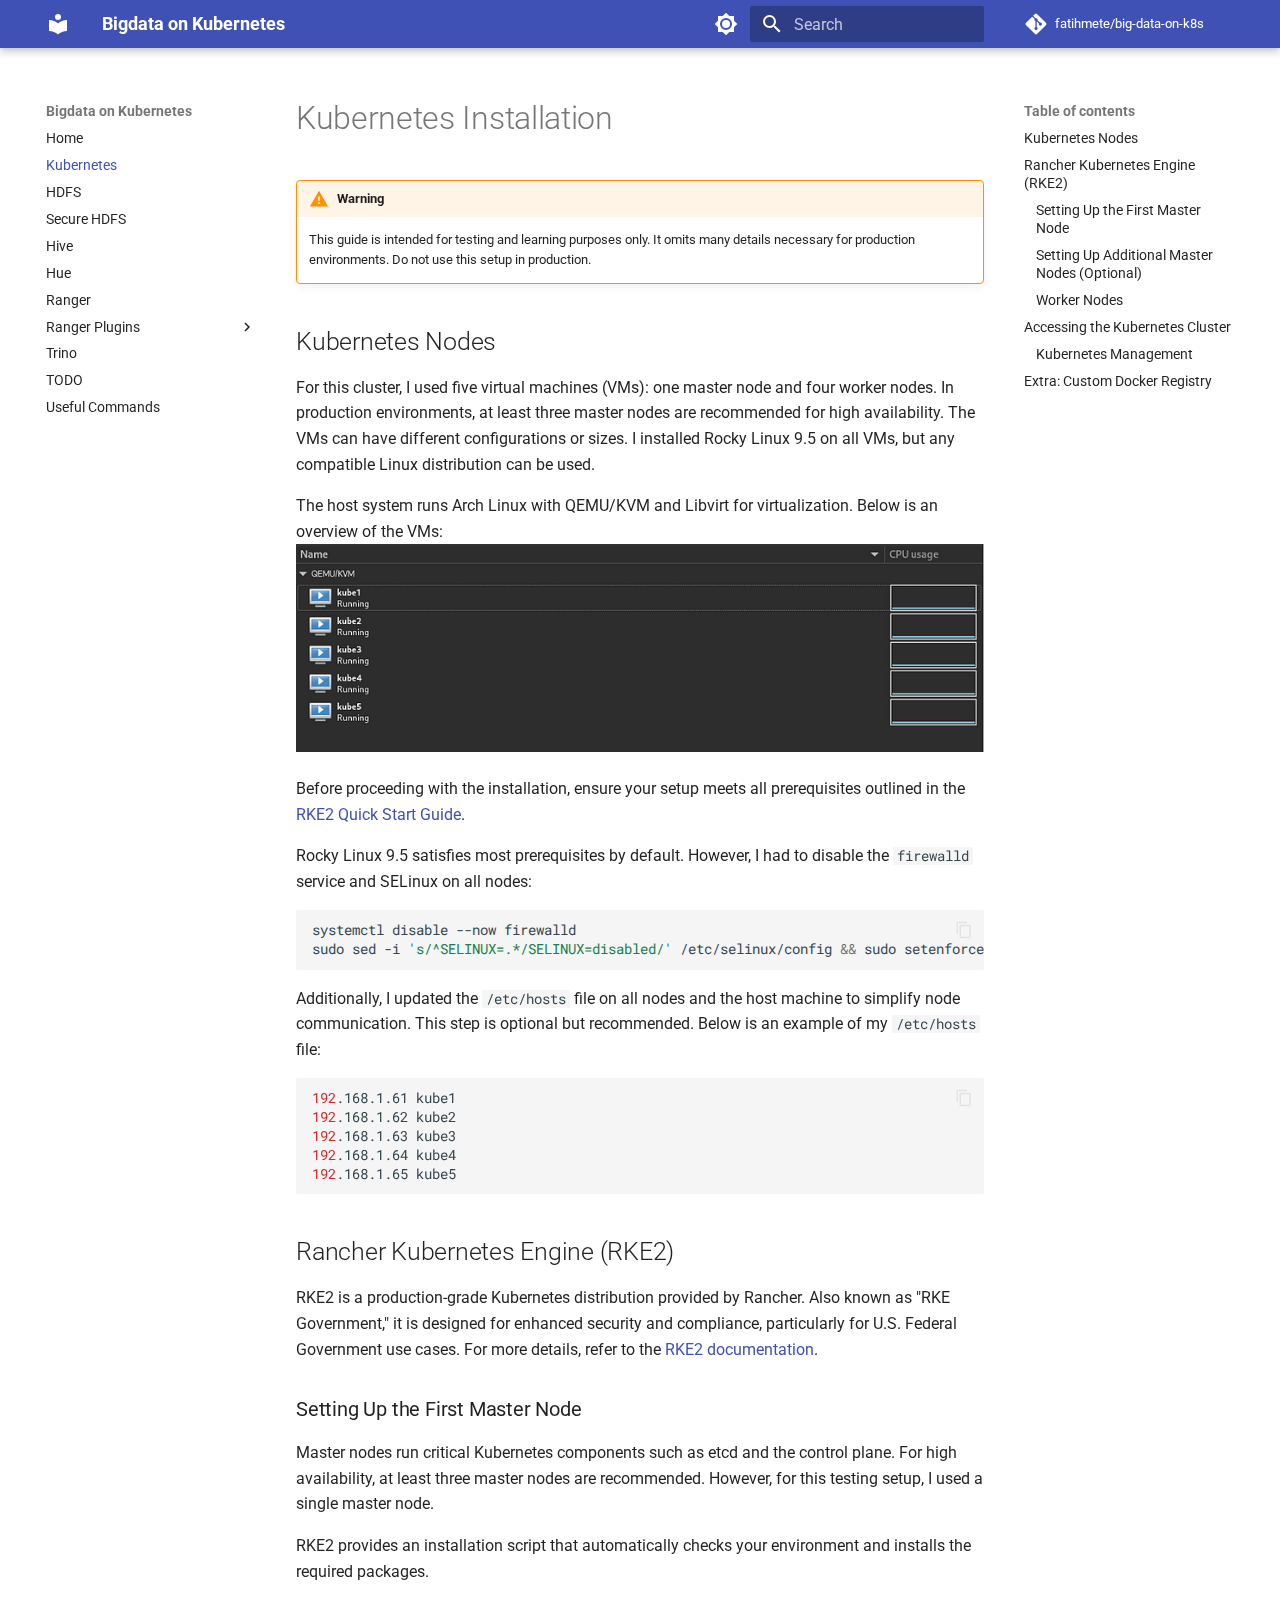
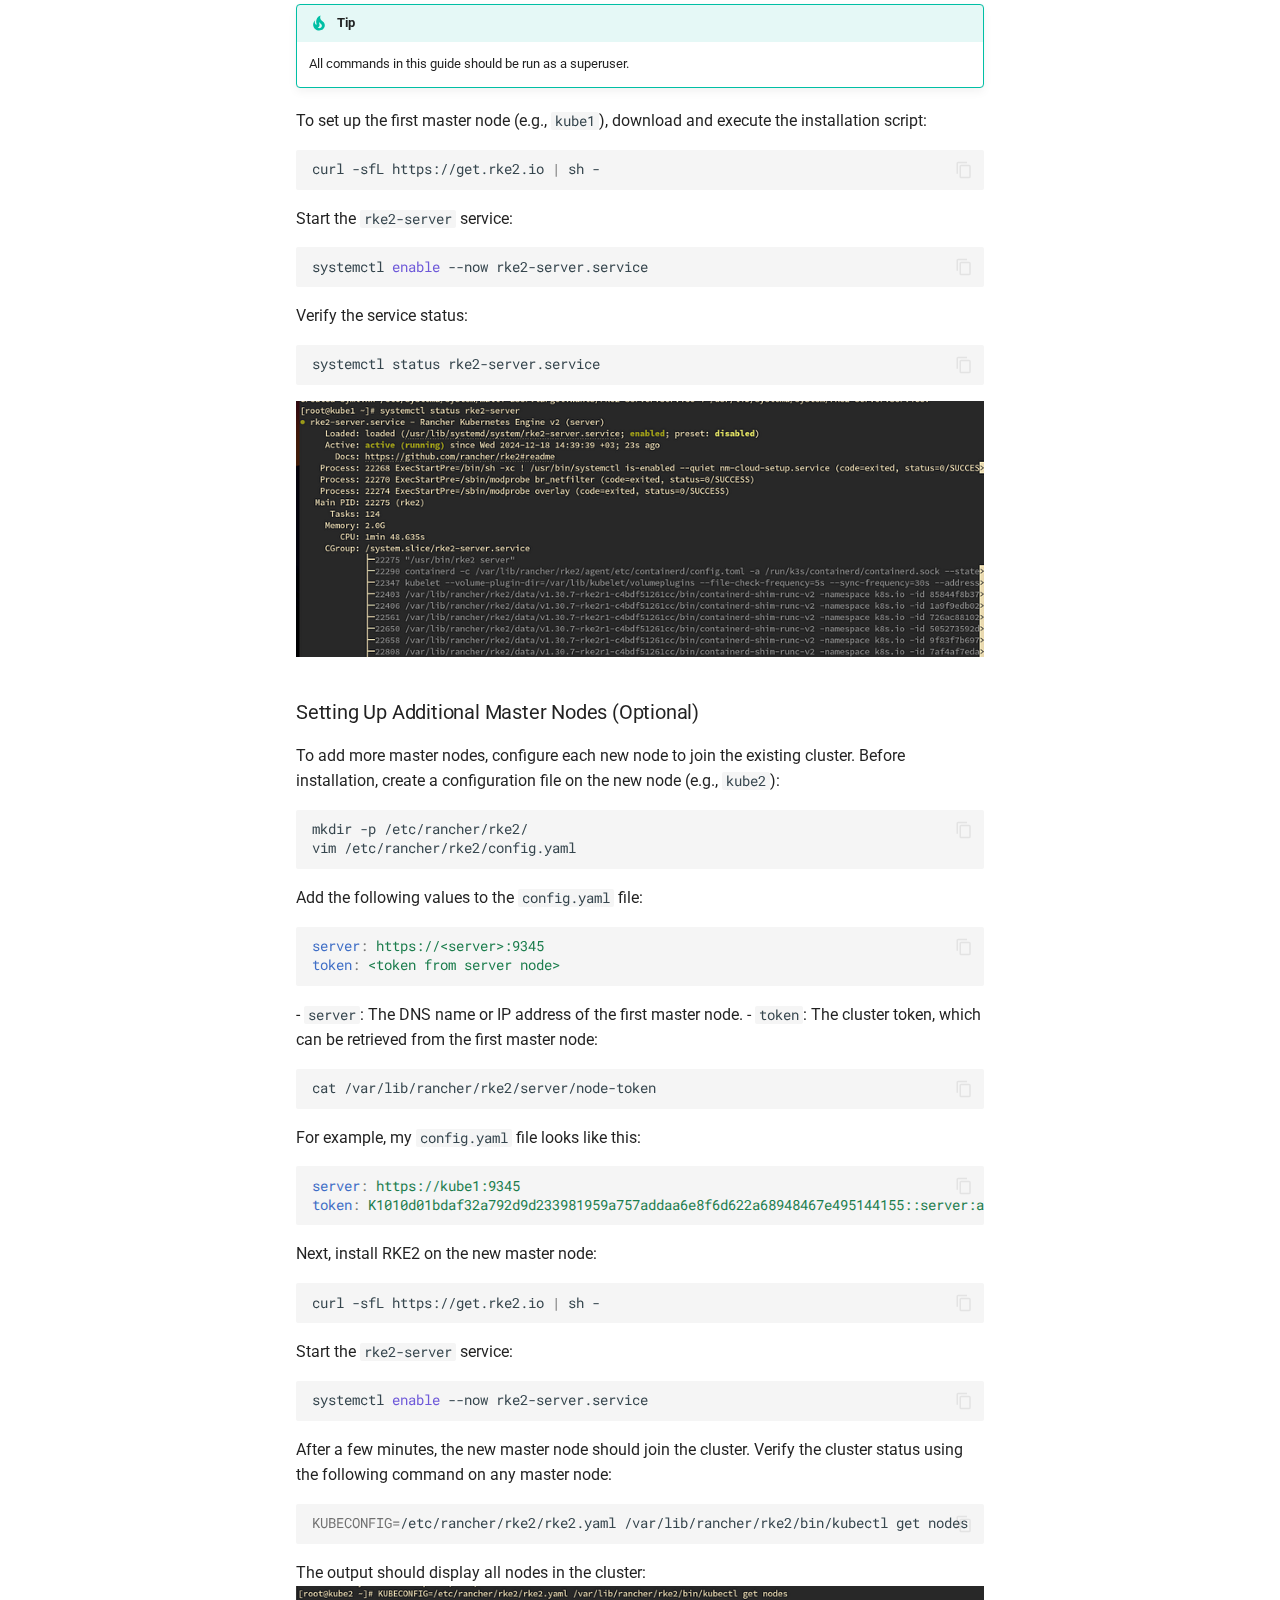
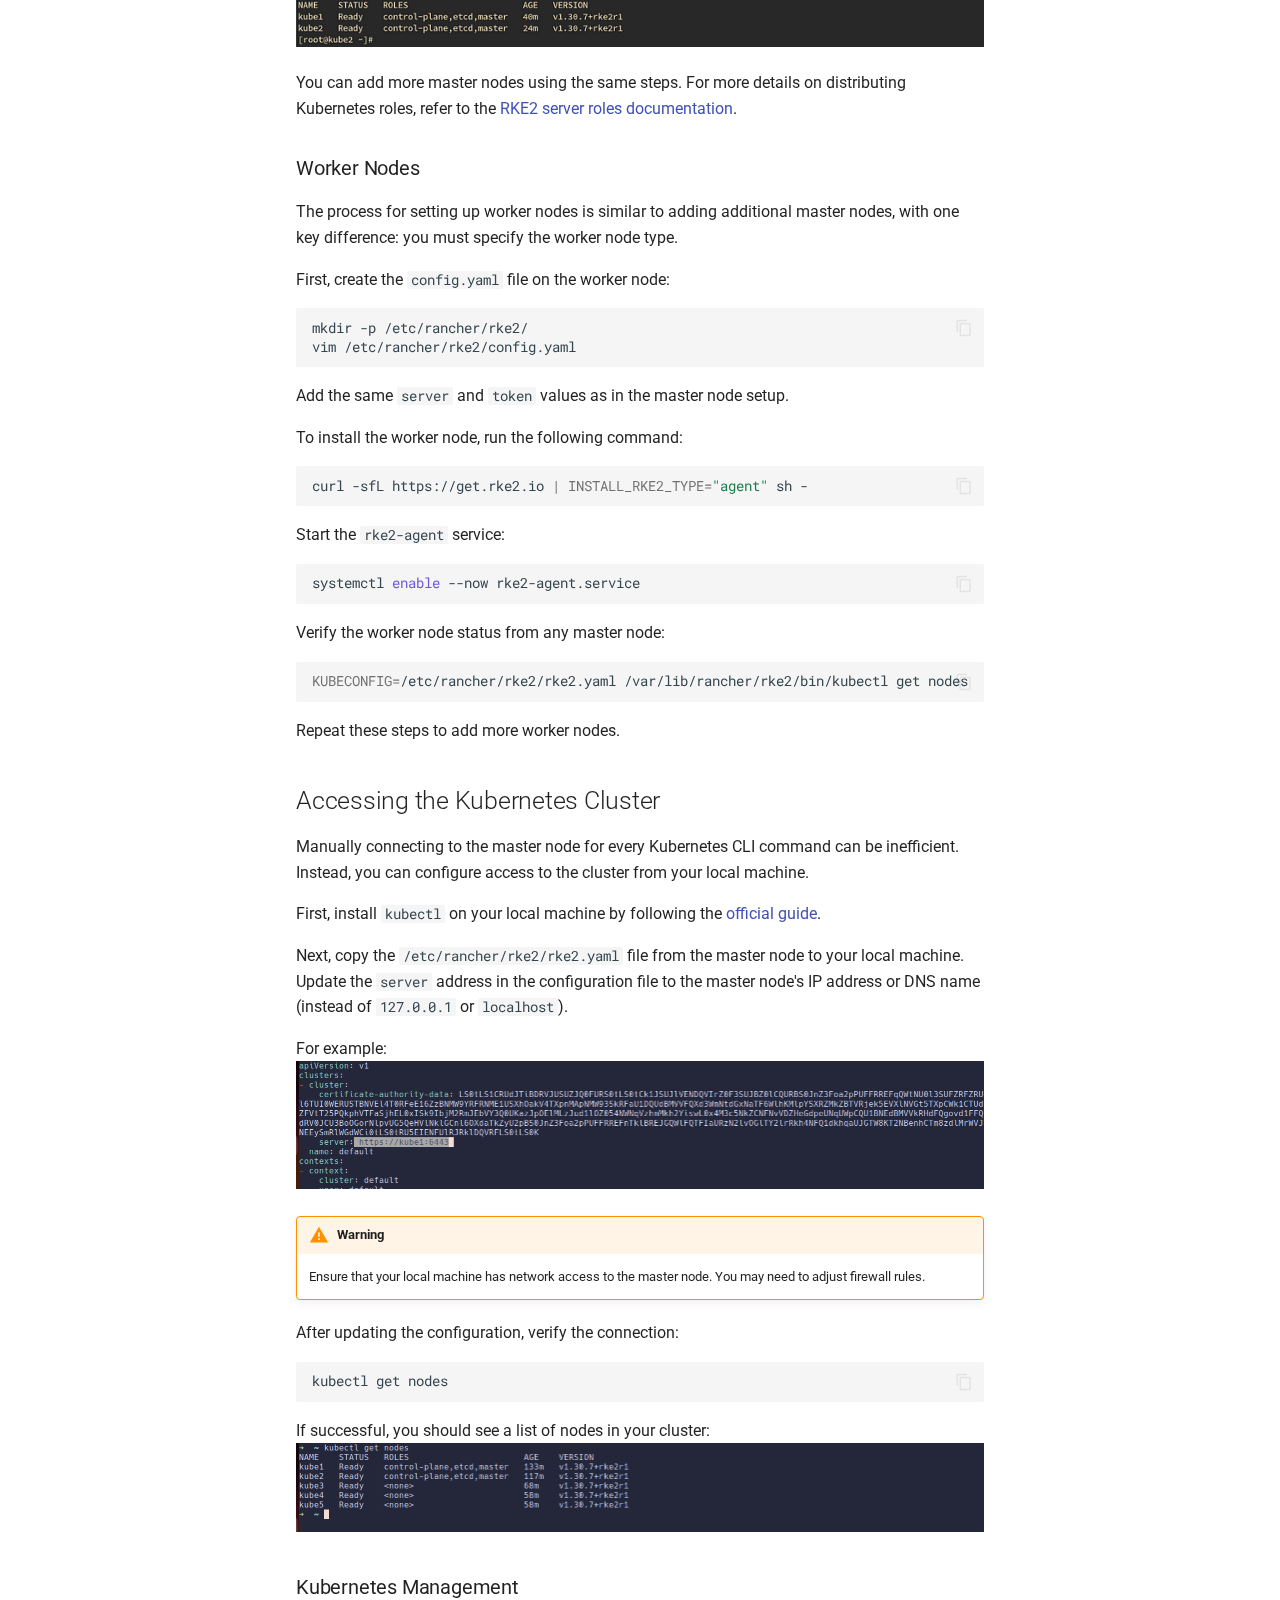
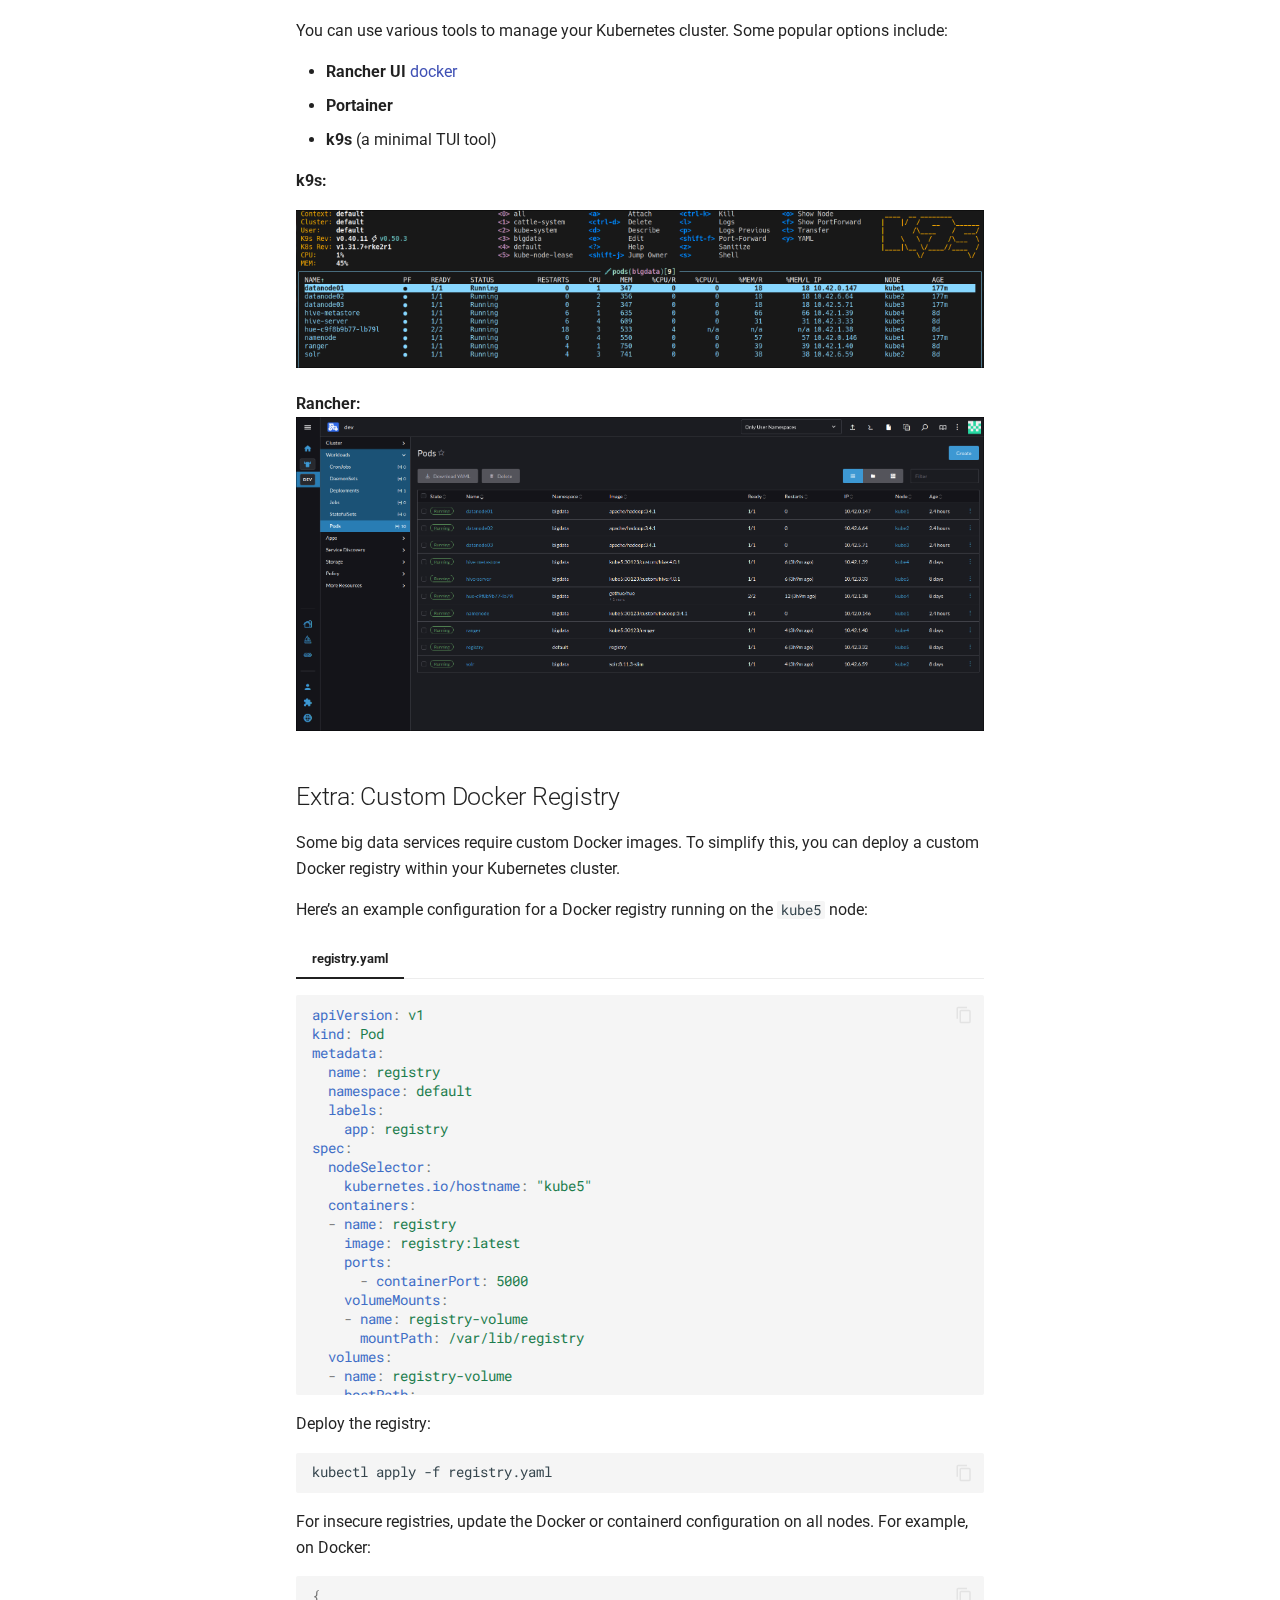
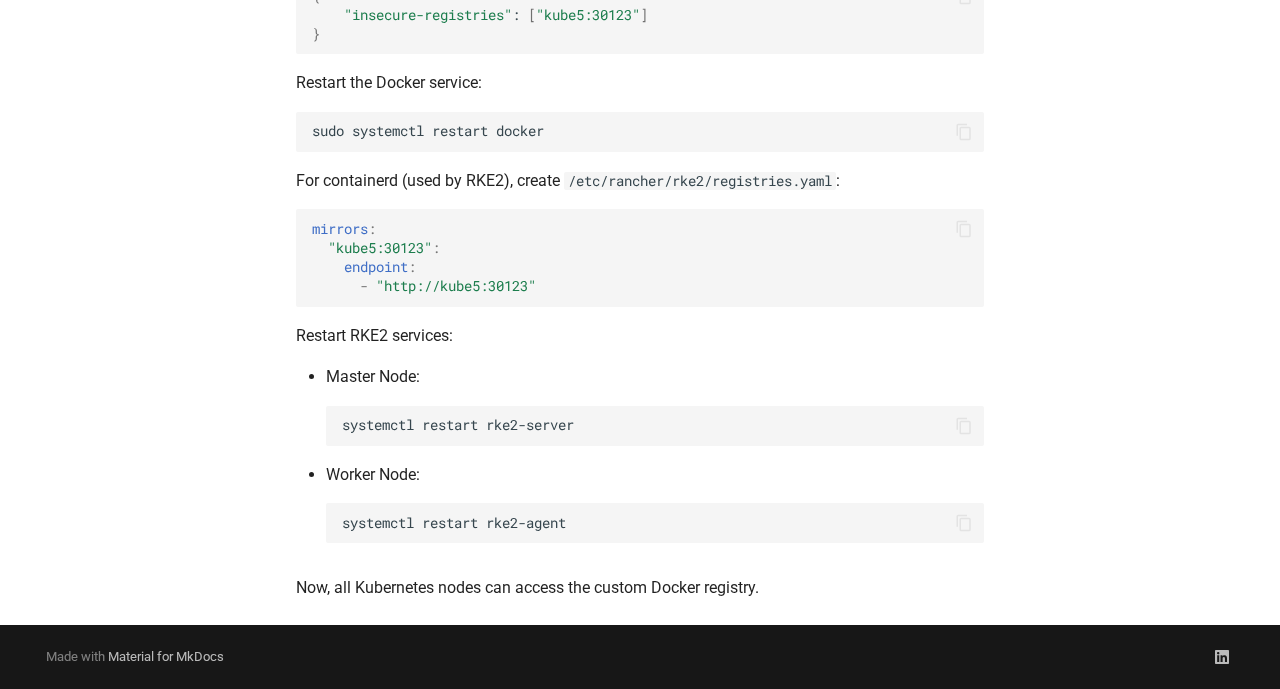
<file: big-data-on-kubernetes/kubernetes/index.html>
<!doctype html>
<html lang="en" class="no-js">
  <head>
    
      <meta charset="utf-8">
      <meta name="viewport" content="width=device-width,initial-scale=1">
      
      
      
        <link rel="canonical" href="https://fatihmete.github.io/big-data-on-kubernetes/kubernetes/">
      
      
        <link rel="prev" href="..">
      
      
        <link rel="next" href="../hdfs/">
      
      
      <link rel="icon" href="../assets/images/favicon.png">
      <meta name="generator" content="mkdocs-1.6.1, mkdocs-material-9.6.11">
    
    
      
        <title>Kubernetes - Bigdata on Kubernetes</title>
      
    
    
      <link rel="stylesheet" href="../assets/stylesheets/main.4af4bdda.min.css">
      
        
        <link rel="stylesheet" href="../assets/stylesheets/palette.06af60db.min.css">
      
      


    
    
      
    
    
      
        
        
        <link rel="preconnect" href="https://fonts.gstatic.com" crossorigin>
        <link rel="stylesheet" href="https://fonts.googleapis.com/css?family=Roboto:300,300i,400,400i,700,700i%7CRoboto+Mono:400,400i,700,700i&display=fallback">
        <style>:root{--md-text-font:"Roboto";--md-code-font:"Roboto Mono"}</style>
      
    
    
      <link rel="stylesheet" href="../custom-styles.css">
    
    <script>__md_scope=new URL("..",location),__md_hash=e=>[...e].reduce(((e,_)=>(e<<5)-e+_.charCodeAt(0)),0),__md_get=(e,_=localStorage,t=__md_scope)=>JSON.parse(_.getItem(t.pathname+"."+e)),__md_set=(e,_,t=localStorage,a=__md_scope)=>{try{t.setItem(a.pathname+"."+e,JSON.stringify(_))}catch(e){}}</script>
    
      

    
    
    
   <link href="../assets/stylesheets/glightbox.min.css" rel="stylesheet"/><style>
    html.glightbox-open { overflow: initial; height: 100%; }
    .gslide-title { margin-top: 0px; user-select: text; }
    .gslide-desc { color: #666; user-select: text; }
    .gslide-image img { background: white; }
    .gscrollbar-fixer { padding-right: 15px; }
    .gdesc-inner { font-size: 0.75rem; }
    body[data-md-color-scheme="slate"] .gdesc-inner { background: var(--md-default-bg-color);}
    body[data-md-color-scheme="slate"] .gslide-title { color: var(--md-default-fg-color);}
    body[data-md-color-scheme="slate"] .gslide-desc { color: var(--md-default-fg-color);}</style> <script src="../assets/javascripts/glightbox.min.js"></script></head>
  
  
    
    
      
    
    
    
    
    <body dir="ltr" data-md-color-scheme="default" data-md-color-primary="indigo" data-md-color-accent="indigo">
  
    
    <input class="md-toggle" data-md-toggle="drawer" type="checkbox" id="__drawer" autocomplete="off">
    <input class="md-toggle" data-md-toggle="search" type="checkbox" id="__search" autocomplete="off">
    <label class="md-overlay" for="__drawer"></label>
    <div data-md-component="skip">
      
        
        <a href="#kubernetes-installation" class="md-skip">
          Skip to content
        </a>
      
    </div>
    <div data-md-component="announce">
      
    </div>
    
    
      

  

<header class="md-header md-header--shadow" data-md-component="header">
  <nav class="md-header__inner md-grid" aria-label="Header">
    <a href=".." title="Bigdata on Kubernetes" class="md-header__button md-logo" aria-label="Bigdata on Kubernetes" data-md-component="logo">
      
  
  <svg xmlns="http://www.w3.org/2000/svg" viewBox="0 0 24 24"><path d="M12 8a3 3 0 0 0 3-3 3 3 0 0 0-3-3 3 3 0 0 0-3 3 3 3 0 0 0 3 3m0 3.54C9.64 9.35 6.5 8 3 8v11c3.5 0 6.64 1.35 9 3.54 2.36-2.19 5.5-3.54 9-3.54V8c-3.5 0-6.64 1.35-9 3.54"/></svg>

    </a>
    <label class="md-header__button md-icon" for="__drawer">
      
      <svg xmlns="http://www.w3.org/2000/svg" viewBox="0 0 24 24"><path d="M3 6h18v2H3zm0 5h18v2H3zm0 5h18v2H3z"/></svg>
    </label>
    <div class="md-header__title" data-md-component="header-title">
      <div class="md-header__ellipsis">
        <div class="md-header__topic">
          <span class="md-ellipsis">
            Bigdata on Kubernetes
          </span>
        </div>
        <div class="md-header__topic" data-md-component="header-topic">
          <span class="md-ellipsis">
            
              Kubernetes
            
          </span>
        </div>
      </div>
    </div>
    
      
        <form class="md-header__option" data-md-component="palette">
  
    
    
    
    <input class="md-option" data-md-color-media="(prefers-color-scheme: light)" data-md-color-scheme="default" data-md-color-primary="indigo" data-md-color-accent="indigo"  aria-label="Switch to dark mode"  type="radio" name="__palette" id="__palette_0">
    
      <label class="md-header__button md-icon" title="Switch to dark mode" for="__palette_1" hidden>
        <svg xmlns="http://www.w3.org/2000/svg" viewBox="0 0 24 24"><path d="M12 8a4 4 0 0 0-4 4 4 4 0 0 0 4 4 4 4 0 0 0 4-4 4 4 0 0 0-4-4m0 10a6 6 0 0 1-6-6 6 6 0 0 1 6-6 6 6 0 0 1 6 6 6 6 0 0 1-6 6m8-9.31V4h-4.69L12 .69 8.69 4H4v4.69L.69 12 4 15.31V20h4.69L12 23.31 15.31 20H20v-4.69L23.31 12z"/></svg>
      </label>
    
  
    
    
    
    <input class="md-option" data-md-color-media="(prefers-color-scheme: dark)" data-md-color-scheme="slate" data-md-color-primary="indigo" data-md-color-accent="indigo"  aria-label="Switch to system preference"  type="radio" name="__palette" id="__palette_1">
    
      <label class="md-header__button md-icon" title="Switch to system preference" for="__palette_0" hidden>
        <svg xmlns="http://www.w3.org/2000/svg" viewBox="0 0 24 24"><path d="M12 18c-.89 0-1.74-.2-2.5-.55C11.56 16.5 13 14.42 13 12s-1.44-4.5-3.5-5.45C10.26 6.2 11.11 6 12 6a6 6 0 0 1 6 6 6 6 0 0 1-6 6m8-9.31V4h-4.69L12 .69 8.69 4H4v4.69L.69 12 4 15.31V20h4.69L12 23.31 15.31 20H20v-4.69L23.31 12z"/></svg>
      </label>
    
  
</form>
      
    
    
      <script>var palette=__md_get("__palette");if(palette&&palette.color){if("(prefers-color-scheme)"===palette.color.media){var media=matchMedia("(prefers-color-scheme: light)"),input=document.querySelector(media.matches?"[data-md-color-media='(prefers-color-scheme: light)']":"[data-md-color-media='(prefers-color-scheme: dark)']");palette.color.media=input.getAttribute("data-md-color-media"),palette.color.scheme=input.getAttribute("data-md-color-scheme"),palette.color.primary=input.getAttribute("data-md-color-primary"),palette.color.accent=input.getAttribute("data-md-color-accent")}for(var[key,value]of Object.entries(palette.color))document.body.setAttribute("data-md-color-"+key,value)}</script>
    
    
    
      
      
        <label class="md-header__button md-icon" for="__search">
          
          <svg xmlns="http://www.w3.org/2000/svg" viewBox="0 0 24 24"><path d="M9.5 3A6.5 6.5 0 0 1 16 9.5c0 1.61-.59 3.09-1.56 4.23l.27.27h.79l5 5-1.5 1.5-5-5v-.79l-.27-.27A6.52 6.52 0 0 1 9.5 16 6.5 6.5 0 0 1 3 9.5 6.5 6.5 0 0 1 9.5 3m0 2C7 5 5 7 5 9.5S7 14 9.5 14 14 12 14 9.5 12 5 9.5 5"/></svg>
        </label>
        <div class="md-search" data-md-component="search" role="dialog">
  <label class="md-search__overlay" for="__search"></label>
  <div class="md-search__inner" role="search">
    <form class="md-search__form" name="search">
      <input type="text" class="md-search__input" name="query" aria-label="Search" placeholder="Search" autocapitalize="off" autocorrect="off" autocomplete="off" spellcheck="false" data-md-component="search-query" required>
      <label class="md-search__icon md-icon" for="__search">
        
        <svg xmlns="http://www.w3.org/2000/svg" viewBox="0 0 24 24"><path d="M9.5 3A6.5 6.5 0 0 1 16 9.5c0 1.61-.59 3.09-1.56 4.23l.27.27h.79l5 5-1.5 1.5-5-5v-.79l-.27-.27A6.52 6.52 0 0 1 9.5 16 6.5 6.5 0 0 1 3 9.5 6.5 6.5 0 0 1 9.5 3m0 2C7 5 5 7 5 9.5S7 14 9.5 14 14 12 14 9.5 12 5 9.5 5"/></svg>
        
        <svg xmlns="http://www.w3.org/2000/svg" viewBox="0 0 24 24"><path d="M20 11v2H8l5.5 5.5-1.42 1.42L4.16 12l7.92-7.92L13.5 5.5 8 11z"/></svg>
      </label>
      <nav class="md-search__options" aria-label="Search">
        
        <button type="reset" class="md-search__icon md-icon" title="Clear" aria-label="Clear" tabindex="-1">
          
          <svg xmlns="http://www.w3.org/2000/svg" viewBox="0 0 24 24"><path d="M19 6.41 17.59 5 12 10.59 6.41 5 5 6.41 10.59 12 5 17.59 6.41 19 12 13.41 17.59 19 19 17.59 13.41 12z"/></svg>
        </button>
      </nav>
      
    </form>
    <div class="md-search__output">
      <div class="md-search__scrollwrap" tabindex="0" data-md-scrollfix>
        <div class="md-search-result" data-md-component="search-result">
          <div class="md-search-result__meta">
            Initializing search
          </div>
          <ol class="md-search-result__list" role="presentation"></ol>
        </div>
      </div>
    </div>
  </div>
</div>
      
    
    
      <div class="md-header__source">
        <a href="https://github.com/fatihmete/big-data-on-k8s" title="Go to repository" class="md-source" data-md-component="source">
  <div class="md-source__icon md-icon">
    
    <svg xmlns="http://www.w3.org/2000/svg" viewBox="0 0 448 512"><!--! Font Awesome Free 6.7.2 by @fontawesome - https://fontawesome.com License - https://fontawesome.com/license/free (Icons: CC BY 4.0, Fonts: SIL OFL 1.1, Code: MIT License) Copyright 2024 Fonticons, Inc.--><path d="M439.55 236.05 244 40.45a28.87 28.87 0 0 0-40.81 0l-40.66 40.63 51.52 51.52c27.06-9.14 52.68 16.77 43.39 43.68l49.66 49.66c34.23-11.8 61.18 31 35.47 56.69-26.49 26.49-70.21-2.87-56-37.34L240.22 199v121.85c25.3 12.54 22.26 41.85 9.08 55a34.34 34.34 0 0 1-48.55 0c-17.57-17.6-11.07-46.91 11.25-56v-123c-20.8-8.51-24.6-30.74-18.64-45L142.57 101 8.45 235.14a28.86 28.86 0 0 0 0 40.81l195.61 195.6a28.86 28.86 0 0 0 40.8 0l194.69-194.69a28.86 28.86 0 0 0 0-40.81"/></svg>
  </div>
  <div class="md-source__repository">
    fatihmete/big-data-on-k8s
  </div>
</a>
      </div>
    
  </nav>
  
</header>
    
    <div class="md-container" data-md-component="container">
      
      
        
          
        
      
      <main class="md-main" data-md-component="main">
        <div class="md-main__inner md-grid">
          
            
              
              <div class="md-sidebar md-sidebar--primary" data-md-component="sidebar" data-md-type="navigation" >
                <div class="md-sidebar__scrollwrap">
                  <div class="md-sidebar__inner">
                    



<nav class="md-nav md-nav--primary" aria-label="Navigation" data-md-level="0">
  <label class="md-nav__title" for="__drawer">
    <a href=".." title="Bigdata on Kubernetes" class="md-nav__button md-logo" aria-label="Bigdata on Kubernetes" data-md-component="logo">
      
  
  <svg xmlns="http://www.w3.org/2000/svg" viewBox="0 0 24 24"><path d="M12 8a3 3 0 0 0 3-3 3 3 0 0 0-3-3 3 3 0 0 0-3 3 3 3 0 0 0 3 3m0 3.54C9.64 9.35 6.5 8 3 8v11c3.5 0 6.64 1.35 9 3.54 2.36-2.19 5.5-3.54 9-3.54V8c-3.5 0-6.64 1.35-9 3.54"/></svg>

    </a>
    Bigdata on Kubernetes
  </label>
  
    <div class="md-nav__source">
      <a href="https://github.com/fatihmete/big-data-on-k8s" title="Go to repository" class="md-source" data-md-component="source">
  <div class="md-source__icon md-icon">
    
    <svg xmlns="http://www.w3.org/2000/svg" viewBox="0 0 448 512"><!--! Font Awesome Free 6.7.2 by @fontawesome - https://fontawesome.com License - https://fontawesome.com/license/free (Icons: CC BY 4.0, Fonts: SIL OFL 1.1, Code: MIT License) Copyright 2024 Fonticons, Inc.--><path d="M439.55 236.05 244 40.45a28.87 28.87 0 0 0-40.81 0l-40.66 40.63 51.52 51.52c27.06-9.14 52.68 16.77 43.39 43.68l49.66 49.66c34.23-11.8 61.18 31 35.47 56.69-26.49 26.49-70.21-2.87-56-37.34L240.22 199v121.85c25.3 12.54 22.26 41.85 9.08 55a34.34 34.34 0 0 1-48.55 0c-17.57-17.6-11.07-46.91 11.25-56v-123c-20.8-8.51-24.6-30.74-18.64-45L142.57 101 8.45 235.14a28.86 28.86 0 0 0 0 40.81l195.61 195.6a28.86 28.86 0 0 0 40.8 0l194.69-194.69a28.86 28.86 0 0 0 0-40.81"/></svg>
  </div>
  <div class="md-source__repository">
    fatihmete/big-data-on-k8s
  </div>
</a>
    </div>
  
  <ul class="md-nav__list" data-md-scrollfix>
    
      
      
  
  
  
  
    <li class="md-nav__item">
      <a href=".." class="md-nav__link">
        
  
  
  <span class="md-ellipsis">
    Home
    
  </span>
  

      </a>
    </li>
  

    
      
      
  
  
    
  
  
  
    <li class="md-nav__item md-nav__item--active">
      
      <input class="md-nav__toggle md-toggle" type="checkbox" id="__toc">
      
      
        
      
      
        <label class="md-nav__link md-nav__link--active" for="__toc">
          
  
  
  <span class="md-ellipsis">
    Kubernetes
    
  </span>
  

          <span class="md-nav__icon md-icon"></span>
        </label>
      
      <a href="./" class="md-nav__link md-nav__link--active">
        
  
  
  <span class="md-ellipsis">
    Kubernetes
    
  </span>
  

      </a>
      
        

<nav class="md-nav md-nav--secondary" aria-label="Table of contents">
  
  
  
    
  
  
    <label class="md-nav__title" for="__toc">
      <span class="md-nav__icon md-icon"></span>
      Table of contents
    </label>
    <ul class="md-nav__list" data-md-component="toc" data-md-scrollfix>
      
        <li class="md-nav__item">
  <a href="#kubernetes-nodes" class="md-nav__link">
    <span class="md-ellipsis">
      Kubernetes Nodes
    </span>
  </a>
  
</li>
      
        <li class="md-nav__item">
  <a href="#rancher-kubernetes-engine-rke2" class="md-nav__link">
    <span class="md-ellipsis">
      Rancher Kubernetes Engine (RKE2)
    </span>
  </a>
  
    <nav class="md-nav" aria-label="Rancher Kubernetes Engine (RKE2)">
      <ul class="md-nav__list">
        
          <li class="md-nav__item">
  <a href="#setting-up-the-first-master-node" class="md-nav__link">
    <span class="md-ellipsis">
      Setting Up the First Master Node
    </span>
  </a>
  
</li>
        
          <li class="md-nav__item">
  <a href="#setting-up-additional-master-nodes-optional" class="md-nav__link">
    <span class="md-ellipsis">
      Setting Up Additional Master Nodes (Optional)
    </span>
  </a>
  
</li>
        
          <li class="md-nav__item">
  <a href="#worker-nodes" class="md-nav__link">
    <span class="md-ellipsis">
      Worker Nodes
    </span>
  </a>
  
</li>
        
      </ul>
    </nav>
  
</li>
      
        <li class="md-nav__item">
  <a href="#accessing-the-kubernetes-cluster" class="md-nav__link">
    <span class="md-ellipsis">
      Accessing the Kubernetes Cluster
    </span>
  </a>
  
    <nav class="md-nav" aria-label="Accessing the Kubernetes Cluster">
      <ul class="md-nav__list">
        
          <li class="md-nav__item">
  <a href="#kubernetes-management" class="md-nav__link">
    <span class="md-ellipsis">
      Kubernetes Management
    </span>
  </a>
  
</li>
        
      </ul>
    </nav>
  
</li>
      
        <li class="md-nav__item">
  <a href="#extra-custom-docker-registry" class="md-nav__link">
    <span class="md-ellipsis">
      Extra: Custom Docker Registry
    </span>
  </a>
  
</li>
      
    </ul>
  
</nav>
      
    </li>
  

    
      
      
  
  
  
  
    <li class="md-nav__item">
      <a href="../hdfs/" class="md-nav__link">
        
  
  
  <span class="md-ellipsis">
    HDFS
    
  </span>
  

      </a>
    </li>
  

    
      
      
  
  
  
  
    <li class="md-nav__item">
      <a href="../secure-hdfs/" class="md-nav__link">
        
  
  
  <span class="md-ellipsis">
    Secure HDFS
    
  </span>
  

      </a>
    </li>
  

    
      
      
  
  
  
  
    <li class="md-nav__item">
      <a href="../hive/" class="md-nav__link">
        
  
  
  <span class="md-ellipsis">
    Hive
    
  </span>
  

      </a>
    </li>
  

    
      
      
  
  
  
  
    <li class="md-nav__item">
      <a href="../hue/" class="md-nav__link">
        
  
  
  <span class="md-ellipsis">
    Hue
    
  </span>
  

      </a>
    </li>
  

    
      
      
  
  
  
  
    <li class="md-nav__item">
      <a href="../ranger/" class="md-nav__link">
        
  
  
  <span class="md-ellipsis">
    Ranger
    
  </span>
  

      </a>
    </li>
  

    
      
      
  
  
  
  
    
    
    
    
    
    <li class="md-nav__item md-nav__item--nested">
      
        
        
        <input class="md-nav__toggle md-toggle " type="checkbox" id="__nav_8" >
        
          
          <label class="md-nav__link" for="__nav_8" id="__nav_8_label" tabindex="0">
            
  
  
  <span class="md-ellipsis">
    Ranger Plugins
    
  </span>
  

            <span class="md-nav__icon md-icon"></span>
          </label>
        
        <nav class="md-nav" data-md-level="1" aria-labelledby="__nav_8_label" aria-expanded="false">
          <label class="md-nav__title" for="__nav_8">
            <span class="md-nav__icon md-icon"></span>
            Ranger Plugins
          </label>
          <ul class="md-nav__list" data-md-scrollfix>
            
              
                
  
  
  
  
    <li class="md-nav__item">
      <a href="../ranger-hdfs-plugin/" class="md-nav__link">
        
  
  
  <span class="md-ellipsis">
    HDFS Plugin
    
  </span>
  

      </a>
    </li>
  

              
            
              
                
  
  
  
  
    <li class="md-nav__item">
      <a href="../ranger-hive-plugin/" class="md-nav__link">
        
  
  
  <span class="md-ellipsis">
    Hive Plugin
    
  </span>
  

      </a>
    </li>
  

              
            
          </ul>
        </nav>
      
    </li>
  

    
      
      
  
  
  
  
    <li class="md-nav__item">
      <a href="../trino/" class="md-nav__link">
        
  
  
  <span class="md-ellipsis">
    Trino
    
  </span>
  

      </a>
    </li>
  

    
      
      
  
  
  
  
    <li class="md-nav__item">
      <a href="../todo/" class="md-nav__link">
        
  
  
  <span class="md-ellipsis">
    TODO
    
  </span>
  

      </a>
    </li>
  

    
      
      
  
  
  
  
    <li class="md-nav__item">
      <a href="../useful-commands/" class="md-nav__link">
        
  
  
  <span class="md-ellipsis">
    Useful Commands
    
  </span>
  

      </a>
    </li>
  

    
  </ul>
</nav>
                  </div>
                </div>
              </div>
            
            
              
              <div class="md-sidebar md-sidebar--secondary" data-md-component="sidebar" data-md-type="toc" >
                <div class="md-sidebar__scrollwrap">
                  <div class="md-sidebar__inner">
                    

<nav class="md-nav md-nav--secondary" aria-label="Table of contents">
  
  
  
    
  
  
    <label class="md-nav__title" for="__toc">
      <span class="md-nav__icon md-icon"></span>
      Table of contents
    </label>
    <ul class="md-nav__list" data-md-component="toc" data-md-scrollfix>
      
        <li class="md-nav__item">
  <a href="#kubernetes-nodes" class="md-nav__link">
    <span class="md-ellipsis">
      Kubernetes Nodes
    </span>
  </a>
  
</li>
      
        <li class="md-nav__item">
  <a href="#rancher-kubernetes-engine-rke2" class="md-nav__link">
    <span class="md-ellipsis">
      Rancher Kubernetes Engine (RKE2)
    </span>
  </a>
  
    <nav class="md-nav" aria-label="Rancher Kubernetes Engine (RKE2)">
      <ul class="md-nav__list">
        
          <li class="md-nav__item">
  <a href="#setting-up-the-first-master-node" class="md-nav__link">
    <span class="md-ellipsis">
      Setting Up the First Master Node
    </span>
  </a>
  
</li>
        
          <li class="md-nav__item">
  <a href="#setting-up-additional-master-nodes-optional" class="md-nav__link">
    <span class="md-ellipsis">
      Setting Up Additional Master Nodes (Optional)
    </span>
  </a>
  
</li>
        
          <li class="md-nav__item">
  <a href="#worker-nodes" class="md-nav__link">
    <span class="md-ellipsis">
      Worker Nodes
    </span>
  </a>
  
</li>
        
      </ul>
    </nav>
  
</li>
      
        <li class="md-nav__item">
  <a href="#accessing-the-kubernetes-cluster" class="md-nav__link">
    <span class="md-ellipsis">
      Accessing the Kubernetes Cluster
    </span>
  </a>
  
    <nav class="md-nav" aria-label="Accessing the Kubernetes Cluster">
      <ul class="md-nav__list">
        
          <li class="md-nav__item">
  <a href="#kubernetes-management" class="md-nav__link">
    <span class="md-ellipsis">
      Kubernetes Management
    </span>
  </a>
  
</li>
        
      </ul>
    </nav>
  
</li>
      
        <li class="md-nav__item">
  <a href="#extra-custom-docker-registry" class="md-nav__link">
    <span class="md-ellipsis">
      Extra: Custom Docker Registry
    </span>
  </a>
  
</li>
      
    </ul>
  
</nav>
                  </div>
                </div>
              </div>
            
          
          
            <div class="md-content" data-md-component="content">
              <article class="md-content__inner md-typeset">
                
                  


  
  


<h1 id="kubernetes-installation">Kubernetes Installation</h1>
<div class="admonition warning">
<p class="admonition-title">Warning</p>
<p>This guide is intended for testing and learning purposes only. It omits many details necessary for production environments. Do not use this setup in production.</p>
</div>
<h2 id="kubernetes-nodes">Kubernetes Nodes</h2>
<p>For this cluster, I used five virtual machines (VMs): one master node and four worker nodes. In production environments, at least three master nodes are recommended for high availability. The VMs can have different configurations or sizes. I installed Rocky Linux 9.5 on all VMs, but any compatible Linux distribution can be used.</p>
<p>The host system runs Arch Linux with QEMU/KVM and Libvirt for virtualization. Below is an overview of the VMs:
<a class="glightbox" href="../assets/kubernetes_01.png" data-type="image" data-width="auto" data-height="auto" data-desc-position="bottom"><img alt="VM Overview" src="../assets/kubernetes_01.png" /></a></p>
<p>Before proceeding with the installation, ensure your setup meets all prerequisites outlined in the <a href="https://docs.rke2.io/install/quickstart#prerequisites">RKE2 Quick Start Guide</a>.</p>
<p>Rocky Linux 9.5 satisfies most prerequisites by default. However, I had to disable the <code>firewalld</code> service and SELinux on all nodes:
<div class="language-bash highlight"><pre><span></span><code><span id="__span-0-1"><a id="__codelineno-0-1" name="__codelineno-0-1" href="#__codelineno-0-1"></a>systemctl<span class="w"> </span>disable<span class="w"> </span>--now<span class="w"> </span>firewalld
</span><span id="__span-0-2"><a id="__codelineno-0-2" name="__codelineno-0-2" href="#__codelineno-0-2"></a>sudo<span class="w"> </span>sed<span class="w"> </span>-i<span class="w"> </span><span class="s1">&#39;s/^SELINUX=.*/SELINUX=disabled/&#39;</span><span class="w"> </span>/etc/selinux/config<span class="w"> </span><span class="o">&amp;&amp;</span><span class="w"> </span>sudo<span class="w"> </span>setenforce<span class="w"> </span><span class="m">0</span>
</span></code></pre></div></p>
<p>Additionally, I updated the <code>/etc/hosts</code> file on all nodes and the host machine to simplify node communication. This step is optional but recommended. Below is an example of my <code>/etc/hosts</code> file:
<div class="language-bash highlight"><pre><span></span><code><span id="__span-1-1"><a id="__codelineno-1-1" name="__codelineno-1-1" href="#__codelineno-1-1"></a><span class="m">192</span>.168.1.61<span class="w"> </span>kube1
</span><span id="__span-1-2"><a id="__codelineno-1-2" name="__codelineno-1-2" href="#__codelineno-1-2"></a><span class="m">192</span>.168.1.62<span class="w"> </span>kube2
</span><span id="__span-1-3"><a id="__codelineno-1-3" name="__codelineno-1-3" href="#__codelineno-1-3"></a><span class="m">192</span>.168.1.63<span class="w"> </span>kube3
</span><span id="__span-1-4"><a id="__codelineno-1-4" name="__codelineno-1-4" href="#__codelineno-1-4"></a><span class="m">192</span>.168.1.64<span class="w"> </span>kube4
</span><span id="__span-1-5"><a id="__codelineno-1-5" name="__codelineno-1-5" href="#__codelineno-1-5"></a><span class="m">192</span>.168.1.65<span class="w"> </span>kube5
</span></code></pre></div></p>
<h2 id="rancher-kubernetes-engine-rke2">Rancher Kubernetes Engine (RKE2)</h2>
<p>RKE2 is a production-grade Kubernetes distribution provided by Rancher. Also known as "RKE Government," it is designed for enhanced security and compliance, particularly for U.S. Federal Government use cases. For more details, refer to the <a href="https://docs.rke2.io">RKE2 documentation</a>.</p>
<h3 id="setting-up-the-first-master-node">Setting Up the First Master Node</h3>
<p>Master nodes run critical Kubernetes components such as etcd and the control plane. For high availability, at least three master nodes are recommended. However, for this testing setup, I used a single master node.</p>
<p>RKE2 provides an installation script that automatically checks your environment and installs the required packages.</p>
<div class="admonition tip">
<p class="admonition-title">Tip</p>
<p>All commands in this guide should be run as a superuser.</p>
</div>
<p>To set up the first master node (e.g., <code>kube1</code>), download and execute the installation script:
<div class="language-bash highlight"><pre><span></span><code><span id="__span-2-1"><a id="__codelineno-2-1" name="__codelineno-2-1" href="#__codelineno-2-1"></a>curl<span class="w"> </span>-sfL<span class="w"> </span>https://get.rke2.io<span class="w"> </span><span class="p">|</span><span class="w"> </span>sh<span class="w"> </span>-
</span></code></pre></div></p>
<p>Start the <code>rke2-server</code> service:
<div class="language-bash highlight"><pre><span></span><code><span id="__span-3-1"><a id="__codelineno-3-1" name="__codelineno-3-1" href="#__codelineno-3-1"></a>systemctl<span class="w"> </span><span class="nb">enable</span><span class="w"> </span>--now<span class="w"> </span>rke2-server.service
</span></code></pre></div></p>
<p>Verify the service status:
<div class="language-bash highlight"><pre><span></span><code><span id="__span-4-1"><a id="__codelineno-4-1" name="__codelineno-4-1" href="#__codelineno-4-1"></a>systemctl<span class="w"> </span>status<span class="w"> </span>rke2-server.service
</span></code></pre></div>
<a class="glightbox" href="../assets/kubernetes_02.png" data-type="image" data-width="auto" data-height="auto" data-desc-position="bottom"><img alt="Service Status" src="../assets/kubernetes_02.png" /></a></p>
<h3 id="setting-up-additional-master-nodes-optional">Setting Up Additional Master Nodes (Optional)</h3>
<p>To add more master nodes, configure each new node to join the existing cluster. Before installation, create a configuration file on the new node (e.g., <code>kube2</code>):
<div class="language-bash highlight"><pre><span></span><code><span id="__span-5-1"><a id="__codelineno-5-1" name="__codelineno-5-1" href="#__codelineno-5-1"></a>mkdir<span class="w"> </span>-p<span class="w"> </span>/etc/rancher/rke2/
</span><span id="__span-5-2"><a id="__codelineno-5-2" name="__codelineno-5-2" href="#__codelineno-5-2"></a>vim<span class="w"> </span>/etc/rancher/rke2/config.yaml
</span></code></pre></div></p>
<p>Add the following values to the <code>config.yaml</code> file:
<div class="language-yaml highlight"><pre><span></span><code><span id="__span-6-1"><a id="__codelineno-6-1" name="__codelineno-6-1" href="#__codelineno-6-1"></a><span class="nt">server</span><span class="p">:</span><span class="w"> </span><span class="l l-Scalar l-Scalar-Plain">https://&lt;server&gt;:9345</span>
</span><span id="__span-6-2"><a id="__codelineno-6-2" name="__codelineno-6-2" href="#__codelineno-6-2"></a><span class="nt">token</span><span class="p">:</span><span class="w"> </span><span class="l l-Scalar l-Scalar-Plain">&lt;token from server node&gt;</span>
</span></code></pre></div>
- <code>server</code>: The DNS name or IP address of the first master node.
- <code>token</code>: The cluster token, which can be retrieved from the first master node:
<div class="language-bash highlight"><pre><span></span><code><span id="__span-7-1"><a id="__codelineno-7-1" name="__codelineno-7-1" href="#__codelineno-7-1"></a>cat<span class="w"> </span>/var/lib/rancher/rke2/server/node-token
</span></code></pre></div></p>
<p>For example, my <code>config.yaml</code> file looks like this:
<div class="language-yaml highlight"><pre><span></span><code><span id="__span-8-1"><a id="__codelineno-8-1" name="__codelineno-8-1" href="#__codelineno-8-1"></a><span class="nt">server</span><span class="p">:</span><span class="w"> </span><span class="l l-Scalar l-Scalar-Plain">https://kube1:9345</span>
</span><span id="__span-8-2"><a id="__codelineno-8-2" name="__codelineno-8-2" href="#__codelineno-8-2"></a><span class="nt">token</span><span class="p">:</span><span class="w"> </span><span class="l l-Scalar l-Scalar-Plain">K1010d01bdaf32a792d9d233981959a757addaa6e8f6d622a68948467e495144155::server:af29acb6148c5132be664524a8822a76</span>
</span></code></pre></div></p>
<p>Next, install RKE2 on the new master node:
<div class="language-bash highlight"><pre><span></span><code><span id="__span-9-1"><a id="__codelineno-9-1" name="__codelineno-9-1" href="#__codelineno-9-1"></a>curl<span class="w"> </span>-sfL<span class="w"> </span>https://get.rke2.io<span class="w"> </span><span class="p">|</span><span class="w"> </span>sh<span class="w"> </span>-
</span></code></pre></div></p>
<p>Start the <code>rke2-server</code> service:
<div class="language-bash highlight"><pre><span></span><code><span id="__span-10-1"><a id="__codelineno-10-1" name="__codelineno-10-1" href="#__codelineno-10-1"></a>systemctl<span class="w"> </span><span class="nb">enable</span><span class="w"> </span>--now<span class="w"> </span>rke2-server.service
</span></code></pre></div></p>
<p>After a few minutes, the new master node should join the cluster. Verify the cluster status using the following command on any master node:
<div class="language-bash highlight"><pre><span></span><code><span id="__span-11-1"><a id="__codelineno-11-1" name="__codelineno-11-1" href="#__codelineno-11-1"></a><span class="nv">KUBECONFIG</span><span class="o">=</span>/etc/rancher/rke2/rke2.yaml<span class="w"> </span>/var/lib/rancher/rke2/bin/kubectl<span class="w"> </span>get<span class="w"> </span>nodes
</span></code></pre></div></p>
<p>The output should display all nodes in the cluster:
<a class="glightbox" href="../assets/kubernetes_03.png" data-type="image" data-width="auto" data-height="auto" data-desc-position="bottom"><img alt="Cluster Nodes" src="../assets/kubernetes_03.png" /></a></p>
<p>You can add more master nodes using the same steps. For more details on distributing Kubernetes roles, refer to the <a href="https://docs.rke2.io/install/server_roles">RKE2 server roles documentation</a>.</p>
<h3 id="worker-nodes">Worker Nodes</h3>
<p>The process for setting up worker nodes is similar to adding additional master nodes, with one key difference: you must specify the worker node type.</p>
<p>First, create the <code>config.yaml</code> file on the worker node:
<div class="language-bash highlight"><pre><span></span><code><span id="__span-12-1"><a id="__codelineno-12-1" name="__codelineno-12-1" href="#__codelineno-12-1"></a>mkdir<span class="w"> </span>-p<span class="w"> </span>/etc/rancher/rke2/
</span><span id="__span-12-2"><a id="__codelineno-12-2" name="__codelineno-12-2" href="#__codelineno-12-2"></a>vim<span class="w"> </span>/etc/rancher/rke2/config.yaml
</span></code></pre></div></p>
<p>Add the same <code>server</code> and <code>token</code> values as in the master node setup.</p>
<p>To install the worker node, run the following command:
<div class="language-bash highlight"><pre><span></span><code><span id="__span-13-1"><a id="__codelineno-13-1" name="__codelineno-13-1" href="#__codelineno-13-1"></a>curl<span class="w"> </span>-sfL<span class="w"> </span>https://get.rke2.io<span class="w"> </span><span class="p">|</span><span class="w"> </span><span class="nv">INSTALL_RKE2_TYPE</span><span class="o">=</span><span class="s2">&quot;agent&quot;</span><span class="w"> </span>sh<span class="w"> </span>-
</span></code></pre></div></p>
<p>Start the <code>rke2-agent</code> service:
<div class="language-bash highlight"><pre><span></span><code><span id="__span-14-1"><a id="__codelineno-14-1" name="__codelineno-14-1" href="#__codelineno-14-1"></a>systemctl<span class="w"> </span><span class="nb">enable</span><span class="w"> </span>--now<span class="w"> </span>rke2-agent.service
</span></code></pre></div></p>
<p>Verify the worker node status from any master node:
<div class="language-bash highlight"><pre><span></span><code><span id="__span-15-1"><a id="__codelineno-15-1" name="__codelineno-15-1" href="#__codelineno-15-1"></a><span class="nv">KUBECONFIG</span><span class="o">=</span>/etc/rancher/rke2/rke2.yaml<span class="w"> </span>/var/lib/rancher/rke2/bin/kubectl<span class="w"> </span>get<span class="w"> </span>nodes
</span></code></pre></div></p>
<p>Repeat these steps to add more worker nodes.</p>
<h2 id="accessing-the-kubernetes-cluster">Accessing the Kubernetes Cluster</h2>
<p>Manually connecting to the master node for every Kubernetes CLI command can be inefficient. Instead, you can configure access to the cluster from your local machine.</p>
<p>First, install <code>kubectl</code> on your local machine by following the <a href="https://kubernetes.io/docs/tasks/tools/">official guide</a>.</p>
<p>Next, copy the <code>/etc/rancher/rke2/rke2.yaml</code> file from the master node to your local machine. Update the <code>server</code> address in the configuration file to the master node's IP address or DNS name (instead of <code>127.0.0.1</code> or <code>localhost</code>).</p>
<p>For example:
<a class="glightbox" href="../assets/kubernetes_04.png" data-type="image" data-width="auto" data-height="auto" data-desc-position="bottom"><img alt="Updated Server Address" src="../assets/kubernetes_04.png" /></a></p>
<div class="admonition warning">
<p class="admonition-title">Warning</p>
<p>Ensure that your local machine has network access to the master node. You may need to adjust firewall rules.</p>
</div>
<p>After updating the configuration, verify the connection:
<div class="language-bash highlight"><pre><span></span><code><span id="__span-16-1"><a id="__codelineno-16-1" name="__codelineno-16-1" href="#__codelineno-16-1"></a>kubectl<span class="w"> </span>get<span class="w"> </span>nodes
</span></code></pre></div></p>
<p>If successful, you should see a list of nodes in your cluster:
<a class="glightbox" href="../assets/kubernetes_05.png" data-type="image" data-width="auto" data-height="auto" data-desc-position="bottom"><img alt="Cluster Nodes" src="../assets/kubernetes_05.png" /></a></p>
<h3 id="kubernetes-management">Kubernetes Management</h3>
<p>You can use various tools to manage your Kubernetes cluster. Some popular options include:</p>
<ul>
<li><strong>Rancher UI</strong> <a href="https://ranchermanager.docs.rancher.com/getting-started/installation-and-upgrade/other-installation-methods/rancher-on-a-single-node-with-docker">docker</a></li>
<li><strong>Portainer</strong></li>
<li><strong>k9s</strong> (a minimal TUI tool)</li>
</ul>
<p><strong>k9s:</strong></p>
<p><a class="glightbox" href="../assets/k9s_tui.png" data-type="image" data-width="auto" data-height="auto" data-desc-position="bottom"><img alt="alt text" src="../assets/k9s_tui.png" /></a></p>
<p><strong>Rancher:</strong>
<a class="glightbox" href="../assets/rancher-pods.png" data-type="image" data-width="auto" data-height="auto" data-desc-position="bottom"><img alt="Rancher UI" src="../assets/rancher-pods.png" /></a></p>
<h2 id="extra-custom-docker-registry">Extra: Custom Docker Registry</h2>
<p>Some big data services require custom Docker images. To simplify this, you can deploy a custom Docker registry within your Kubernetes cluster.</p>
<p>Here’s an example configuration for a Docker registry running on the <code>kube5</code> node:</p>
<div class="tabbed-set tabbed-alternate" data-tabs="1:1"><input checked="checked" id="__tabbed_1_1" name="__tabbed_1" type="radio" /><div class="tabbed-labels"><label for="__tabbed_1_1">registry.yaml</label></div>
<div class="tabbed-content">
<div class="tabbed-block"></div>
</div>
</div>
<div class="language-yaml highlight"><pre><span></span><code><span id="__span-17-1"><a id="__codelineno-17-1" name="__codelineno-17-1" href="#__codelineno-17-1"></a><span class="nt">apiVersion</span><span class="p">:</span><span class="w"> </span><span class="l l-Scalar l-Scalar-Plain">v1</span>
</span><span id="__span-17-2"><a id="__codelineno-17-2" name="__codelineno-17-2" href="#__codelineno-17-2"></a><span class="nt">kind</span><span class="p">:</span><span class="w"> </span><span class="l l-Scalar l-Scalar-Plain">Pod</span>
</span><span id="__span-17-3"><a id="__codelineno-17-3" name="__codelineno-17-3" href="#__codelineno-17-3"></a><span class="nt">metadata</span><span class="p">:</span>
</span><span id="__span-17-4"><a id="__codelineno-17-4" name="__codelineno-17-4" href="#__codelineno-17-4"></a><span class="w">  </span><span class="nt">name</span><span class="p">:</span><span class="w"> </span><span class="l l-Scalar l-Scalar-Plain">registry</span>
</span><span id="__span-17-5"><a id="__codelineno-17-5" name="__codelineno-17-5" href="#__codelineno-17-5"></a><span class="w">  </span><span class="nt">namespace</span><span class="p">:</span><span class="w"> </span><span class="l l-Scalar l-Scalar-Plain">default</span>
</span><span id="__span-17-6"><a id="__codelineno-17-6" name="__codelineno-17-6" href="#__codelineno-17-6"></a><span class="w">  </span><span class="nt">labels</span><span class="p">:</span>
</span><span id="__span-17-7"><a id="__codelineno-17-7" name="__codelineno-17-7" href="#__codelineno-17-7"></a><span class="w">    </span><span class="nt">app</span><span class="p">:</span><span class="w"> </span><span class="l l-Scalar l-Scalar-Plain">registry</span>
</span><span id="__span-17-8"><a id="__codelineno-17-8" name="__codelineno-17-8" href="#__codelineno-17-8"></a><span class="nt">spec</span><span class="p">:</span>
</span><span id="__span-17-9"><a id="__codelineno-17-9" name="__codelineno-17-9" href="#__codelineno-17-9"></a><span class="w">  </span><span class="nt">nodeSelector</span><span class="p">:</span>
</span><span id="__span-17-10"><a id="__codelineno-17-10" name="__codelineno-17-10" href="#__codelineno-17-10"></a><span class="w">    </span><span class="nt">kubernetes.io/hostname</span><span class="p">:</span><span class="w"> </span><span class="s">&quot;kube5&quot;</span>
</span><span id="__span-17-11"><a id="__codelineno-17-11" name="__codelineno-17-11" href="#__codelineno-17-11"></a><span class="w">  </span><span class="nt">containers</span><span class="p">:</span>
</span><span id="__span-17-12"><a id="__codelineno-17-12" name="__codelineno-17-12" href="#__codelineno-17-12"></a><span class="w">  </span><span class="p p-Indicator">-</span><span class="w"> </span><span class="nt">name</span><span class="p">:</span><span class="w"> </span><span class="l l-Scalar l-Scalar-Plain">registry</span>
</span><span id="__span-17-13"><a id="__codelineno-17-13" name="__codelineno-17-13" href="#__codelineno-17-13"></a><span class="w">    </span><span class="nt">image</span><span class="p">:</span><span class="w"> </span><span class="l l-Scalar l-Scalar-Plain">registry:latest</span>
</span><span id="__span-17-14"><a id="__codelineno-17-14" name="__codelineno-17-14" href="#__codelineno-17-14"></a><span class="w">    </span><span class="nt">ports</span><span class="p">:</span>
</span><span id="__span-17-15"><a id="__codelineno-17-15" name="__codelineno-17-15" href="#__codelineno-17-15"></a><span class="w">      </span><span class="p p-Indicator">-</span><span class="w"> </span><span class="nt">containerPort</span><span class="p">:</span><span class="w"> </span><span class="l l-Scalar l-Scalar-Plain">5000</span>
</span><span id="__span-17-16"><a id="__codelineno-17-16" name="__codelineno-17-16" href="#__codelineno-17-16"></a><span class="w">    </span><span class="nt">volumeMounts</span><span class="p">:</span>
</span><span id="__span-17-17"><a id="__codelineno-17-17" name="__codelineno-17-17" href="#__codelineno-17-17"></a><span class="w">    </span><span class="p p-Indicator">-</span><span class="w"> </span><span class="nt">name</span><span class="p">:</span><span class="w"> </span><span class="l l-Scalar l-Scalar-Plain">registry-volume</span>
</span><span id="__span-17-18"><a id="__codelineno-17-18" name="__codelineno-17-18" href="#__codelineno-17-18"></a><span class="w">      </span><span class="nt">mountPath</span><span class="p">:</span><span class="w"> </span><span class="l l-Scalar l-Scalar-Plain">/var/lib/registry</span>
</span><span id="__span-17-19"><a id="__codelineno-17-19" name="__codelineno-17-19" href="#__codelineno-17-19"></a><span class="w">  </span><span class="nt">volumes</span><span class="p">:</span>
</span><span id="__span-17-20"><a id="__codelineno-17-20" name="__codelineno-17-20" href="#__codelineno-17-20"></a><span class="w">  </span><span class="p p-Indicator">-</span><span class="w"> </span><span class="nt">name</span><span class="p">:</span><span class="w"> </span><span class="l l-Scalar l-Scalar-Plain">registry-volume</span>
</span><span id="__span-17-21"><a id="__codelineno-17-21" name="__codelineno-17-21" href="#__codelineno-17-21"></a><span class="w">    </span><span class="nt">hostPath</span><span class="p">:</span>
</span><span id="__span-17-22"><a id="__codelineno-17-22" name="__codelineno-17-22" href="#__codelineno-17-22"></a><span class="w">      </span><span class="nt">path</span><span class="p">:</span><span class="w"> </span><span class="l l-Scalar l-Scalar-Plain">/data/registry</span>
</span><span id="__span-17-23"><a id="__codelineno-17-23" name="__codelineno-17-23" href="#__codelineno-17-23"></a><span class="w">      </span><span class="nt">type</span><span class="p">:</span><span class="w"> </span><span class="l l-Scalar l-Scalar-Plain">Directory</span>
</span><span id="__span-17-24"><a id="__codelineno-17-24" name="__codelineno-17-24" href="#__codelineno-17-24"></a><span class="nn">---</span>
</span><span id="__span-17-25"><a id="__codelineno-17-25" name="__codelineno-17-25" href="#__codelineno-17-25"></a><span class="nt">apiVersion</span><span class="p">:</span><span class="w"> </span><span class="l l-Scalar l-Scalar-Plain">v1</span>
</span><span id="__span-17-26"><a id="__codelineno-17-26" name="__codelineno-17-26" href="#__codelineno-17-26"></a><span class="nt">kind</span><span class="p">:</span><span class="w"> </span><span class="l l-Scalar l-Scalar-Plain">Service</span>
</span><span id="__span-17-27"><a id="__codelineno-17-27" name="__codelineno-17-27" href="#__codelineno-17-27"></a><span class="nt">metadata</span><span class="p">:</span>
</span><span id="__span-17-28"><a id="__codelineno-17-28" name="__codelineno-17-28" href="#__codelineno-17-28"></a><span class="w">  </span><span class="nt">name</span><span class="p">:</span><span class="w"> </span><span class="l l-Scalar l-Scalar-Plain">registry-svc</span>
</span><span id="__span-17-29"><a id="__codelineno-17-29" name="__codelineno-17-29" href="#__codelineno-17-29"></a><span class="w">  </span><span class="nt">namespace</span><span class="p">:</span><span class="w"> </span><span class="l l-Scalar l-Scalar-Plain">default</span>
</span><span id="__span-17-30"><a id="__codelineno-17-30" name="__codelineno-17-30" href="#__codelineno-17-30"></a><span class="nt">spec</span><span class="p">:</span>
</span><span id="__span-17-31"><a id="__codelineno-17-31" name="__codelineno-17-31" href="#__codelineno-17-31"></a><span class="w">  </span><span class="nt">type</span><span class="p">:</span><span class="w"> </span><span class="l l-Scalar l-Scalar-Plain">NodePort</span>
</span><span id="__span-17-32"><a id="__codelineno-17-32" name="__codelineno-17-32" href="#__codelineno-17-32"></a><span class="w">  </span><span class="nt">selector</span><span class="p">:</span>
</span><span id="__span-17-33"><a id="__codelineno-17-33" name="__codelineno-17-33" href="#__codelineno-17-33"></a><span class="w">    </span><span class="nt">app</span><span class="p">:</span><span class="w"> </span><span class="l l-Scalar l-Scalar-Plain">registry</span>
</span><span id="__span-17-34"><a id="__codelineno-17-34" name="__codelineno-17-34" href="#__codelineno-17-34"></a><span class="w">  </span><span class="nt">ports</span><span class="p">:</span>
</span><span id="__span-17-35"><a id="__codelineno-17-35" name="__codelineno-17-35" href="#__codelineno-17-35"></a><span class="w">  </span><span class="p p-Indicator">-</span><span class="w"> </span><span class="nt">port</span><span class="p">:</span><span class="w"> </span><span class="l l-Scalar l-Scalar-Plain">5000</span>
</span><span id="__span-17-36"><a id="__codelineno-17-36" name="__codelineno-17-36" href="#__codelineno-17-36"></a><span class="w">    </span><span class="nt">targetPort</span><span class="p">:</span><span class="w"> </span><span class="l l-Scalar l-Scalar-Plain">5000</span>
</span><span id="__span-17-37"><a id="__codelineno-17-37" name="__codelineno-17-37" href="#__codelineno-17-37"></a><span class="w">    </span><span class="nt">nodePort</span><span class="p">:</span><span class="w"> </span><span class="l l-Scalar l-Scalar-Plain">30123</span>
</span></code></pre></div>
<p>Deploy the registry:
<div class="language-bash highlight"><pre><span></span><code><span id="__span-18-1"><a id="__codelineno-18-1" name="__codelineno-18-1" href="#__codelineno-18-1"></a>kubectl<span class="w"> </span>apply<span class="w"> </span>-f<span class="w"> </span>registry.yaml
</span></code></pre></div></p>
<p>For insecure registries, update the Docker or containerd configuration on all nodes. For example, on Docker:
<div class="language-bash highlight"><pre><span></span><code><span id="__span-19-1"><a id="__codelineno-19-1" name="__codelineno-19-1" href="#__codelineno-19-1"></a><span class="o">{</span>
</span><span id="__span-19-2"><a id="__codelineno-19-2" name="__codelineno-19-2" href="#__codelineno-19-2"></a><span class="w">    </span><span class="s2">&quot;insecure-registries&quot;</span>:<span class="w"> </span><span class="o">[</span><span class="s2">&quot;kube5:30123&quot;</span><span class="o">]</span>
</span><span id="__span-19-3"><a id="__codelineno-19-3" name="__codelineno-19-3" href="#__codelineno-19-3"></a><span class="o">}</span>
</span></code></pre></div></p>
<p>Restart the Docker service:
<div class="language-bash highlight"><pre><span></span><code><span id="__span-20-1"><a id="__codelineno-20-1" name="__codelineno-20-1" href="#__codelineno-20-1"></a>sudo<span class="w"> </span>systemctl<span class="w"> </span>restart<span class="w"> </span>docker
</span></code></pre></div></p>
<p>For containerd (used by RKE2), create <code>/etc/rancher/rke2/registries.yaml</code>:
<div class="language-yaml highlight"><pre><span></span><code><span id="__span-21-1"><a id="__codelineno-21-1" name="__codelineno-21-1" href="#__codelineno-21-1"></a><span class="nt">mirrors</span><span class="p">:</span>
</span><span id="__span-21-2"><a id="__codelineno-21-2" name="__codelineno-21-2" href="#__codelineno-21-2"></a><span class="w">  </span><span class="s">&quot;kube5:30123&quot;</span><span class="p p-Indicator">:</span>
</span><span id="__span-21-3"><a id="__codelineno-21-3" name="__codelineno-21-3" href="#__codelineno-21-3"></a><span class="w">    </span><span class="nt">endpoint</span><span class="p">:</span>
</span><span id="__span-21-4"><a id="__codelineno-21-4" name="__codelineno-21-4" href="#__codelineno-21-4"></a><span class="w">      </span><span class="p p-Indicator">-</span><span class="w"> </span><span class="s">&quot;http://kube5:30123&quot;</span>
</span></code></pre></div></p>
<p>Restart RKE2 services:</p>
<ul>
<li>Master Node:
<div class="language-bash highlight"><pre><span></span><code><span id="__span-22-1"><a id="__codelineno-22-1" name="__codelineno-22-1" href="#__codelineno-22-1"></a>systemctl<span class="w"> </span>restart<span class="w"> </span>rke2-server
</span></code></pre></div></li>
<li>Worker Node:
<div class="language-bash highlight"><pre><span></span><code><span id="__span-23-1"><a id="__codelineno-23-1" name="__codelineno-23-1" href="#__codelineno-23-1"></a>systemctl<span class="w"> </span>restart<span class="w"> </span>rke2-agent
</span></code></pre></div></li>
</ul>
<p>Now, all Kubernetes nodes can access the custom Docker registry.</p>












                
              </article>
            </div>
          
          
  <script>var tabs=__md_get("__tabs");if(Array.isArray(tabs))e:for(var set of document.querySelectorAll(".tabbed-set")){var labels=set.querySelector(".tabbed-labels");for(var tab of tabs)for(var label of labels.getElementsByTagName("label"))if(label.innerText.trim()===tab){var input=document.getElementById(label.htmlFor);input.checked=!0;continue e}}</script>

<script>var target=document.getElementById(location.hash.slice(1));target&&target.name&&(target.checked=target.name.startsWith("__tabbed_"))</script>
        </div>
        
      </main>
      
        <footer class="md-footer">
  
  <div class="md-footer-meta md-typeset">
    <div class="md-footer-meta__inner md-grid">
      <div class="md-copyright">
  
  
    Made with
    <a href="https://squidfunk.github.io/mkdocs-material/" target="_blank" rel="noopener">
      Material for MkDocs
    </a>
  
</div>
      
        <div class="md-social">
  
    
    
    
    
      
      
    
    <a href="https://www.linkedin.com/in/fatih-mete/" target="_blank" rel="noopener" title="www.linkedin.com" class="md-social__link">
      <svg xmlns="http://www.w3.org/2000/svg" viewBox="0 0 448 512"><!--! Font Awesome Free 6.7.2 by @fontawesome - https://fontawesome.com License - https://fontawesome.com/license/free (Icons: CC BY 4.0, Fonts: SIL OFL 1.1, Code: MIT License) Copyright 2024 Fonticons, Inc.--><path d="M416 32H31.9C14.3 32 0 46.5 0 64.3v383.4C0 465.5 14.3 480 31.9 480H416c17.6 0 32-14.5 32-32.3V64.3c0-17.8-14.4-32.3-32-32.3M135.4 416H69V202.2h66.5V416zm-33.2-243c-21.3 0-38.5-17.3-38.5-38.5S80.9 96 102.2 96c21.2 0 38.5 17.3 38.5 38.5 0 21.3-17.2 38.5-38.5 38.5m282.1 243h-66.4V312c0-24.8-.5-56.7-34.5-56.7-34.6 0-39.9 27-39.9 54.9V416h-66.4V202.2h63.7v29.2h.9c8.9-16.8 30.6-34.5 62.9-34.5 67.2 0 79.7 44.3 79.7 101.9z"/></svg>
    </a>
  
</div>
      
    </div>
  </div>
</footer>
      
    </div>
    <div class="md-dialog" data-md-component="dialog">
      <div class="md-dialog__inner md-typeset"></div>
    </div>
    
      <div class="md-progress" data-md-component="progress" role="progressbar"></div>
    
    
    
      
      <script id="__config" type="application/json">{"base": "..", "features": ["navigation.instant", "content.code.copy", "content.tabs.link", "navigation.instant.progress", "navigation.path"], "search": "../assets/javascripts/workers/search.f8cc74c7.min.js", "tags": null, "translations": {"clipboard.copied": "Copied to clipboard", "clipboard.copy": "Copy to clipboard", "search.result.more.one": "1 more on this page", "search.result.more.other": "# more on this page", "search.result.none": "No matching documents", "search.result.one": "1 matching document", "search.result.other": "# matching documents", "search.result.placeholder": "Type to start searching", "search.result.term.missing": "Missing", "select.version": "Select version"}, "version": null}</script>
    
    
      <script src="../assets/javascripts/bundle.c8b220af.min.js"></script>
      
    
  <script id="init-glightbox">const lightbox = GLightbox({"touchNavigation": true, "loop": false, "zoomable": true, "draggable": true, "openEffect": "zoom", "closeEffect": "zoom", "slideEffect": "slide"});
document$.subscribe(() => { lightbox.reload() });
</script></body>
</html>
</file>
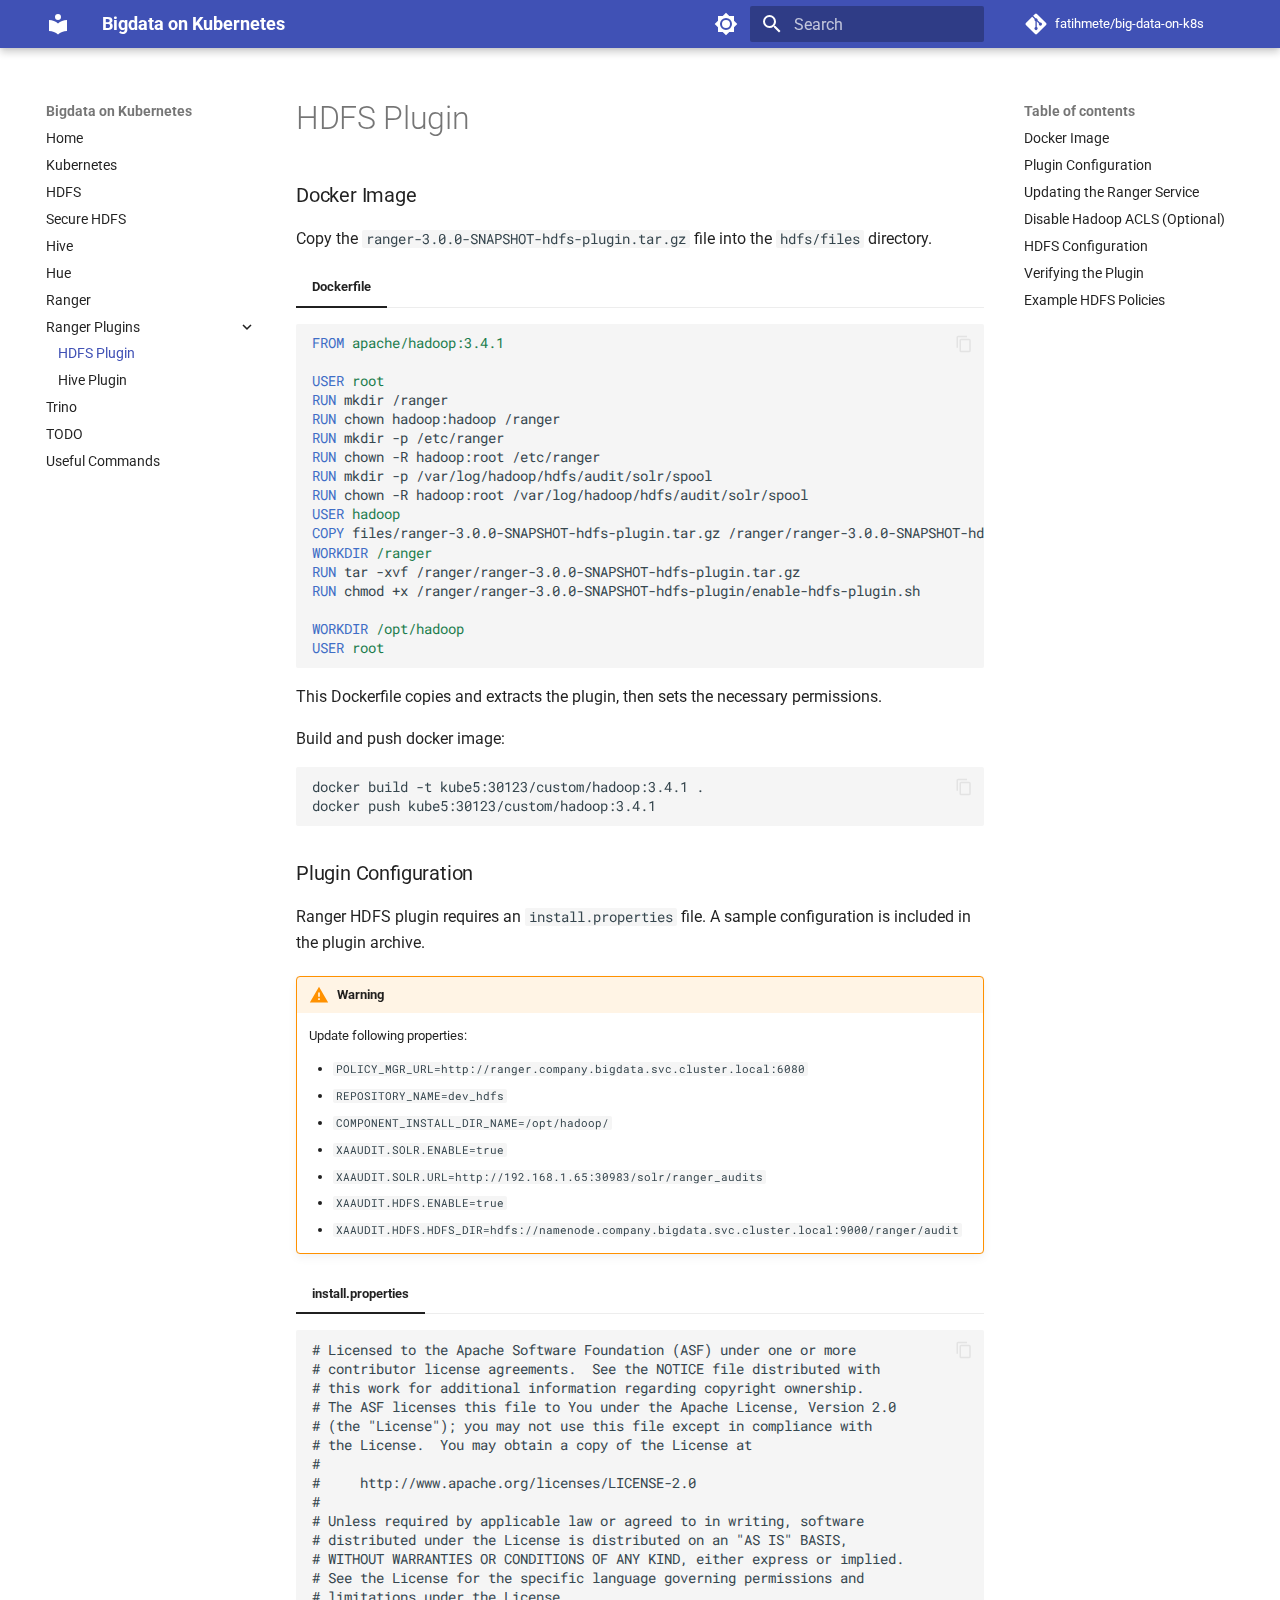
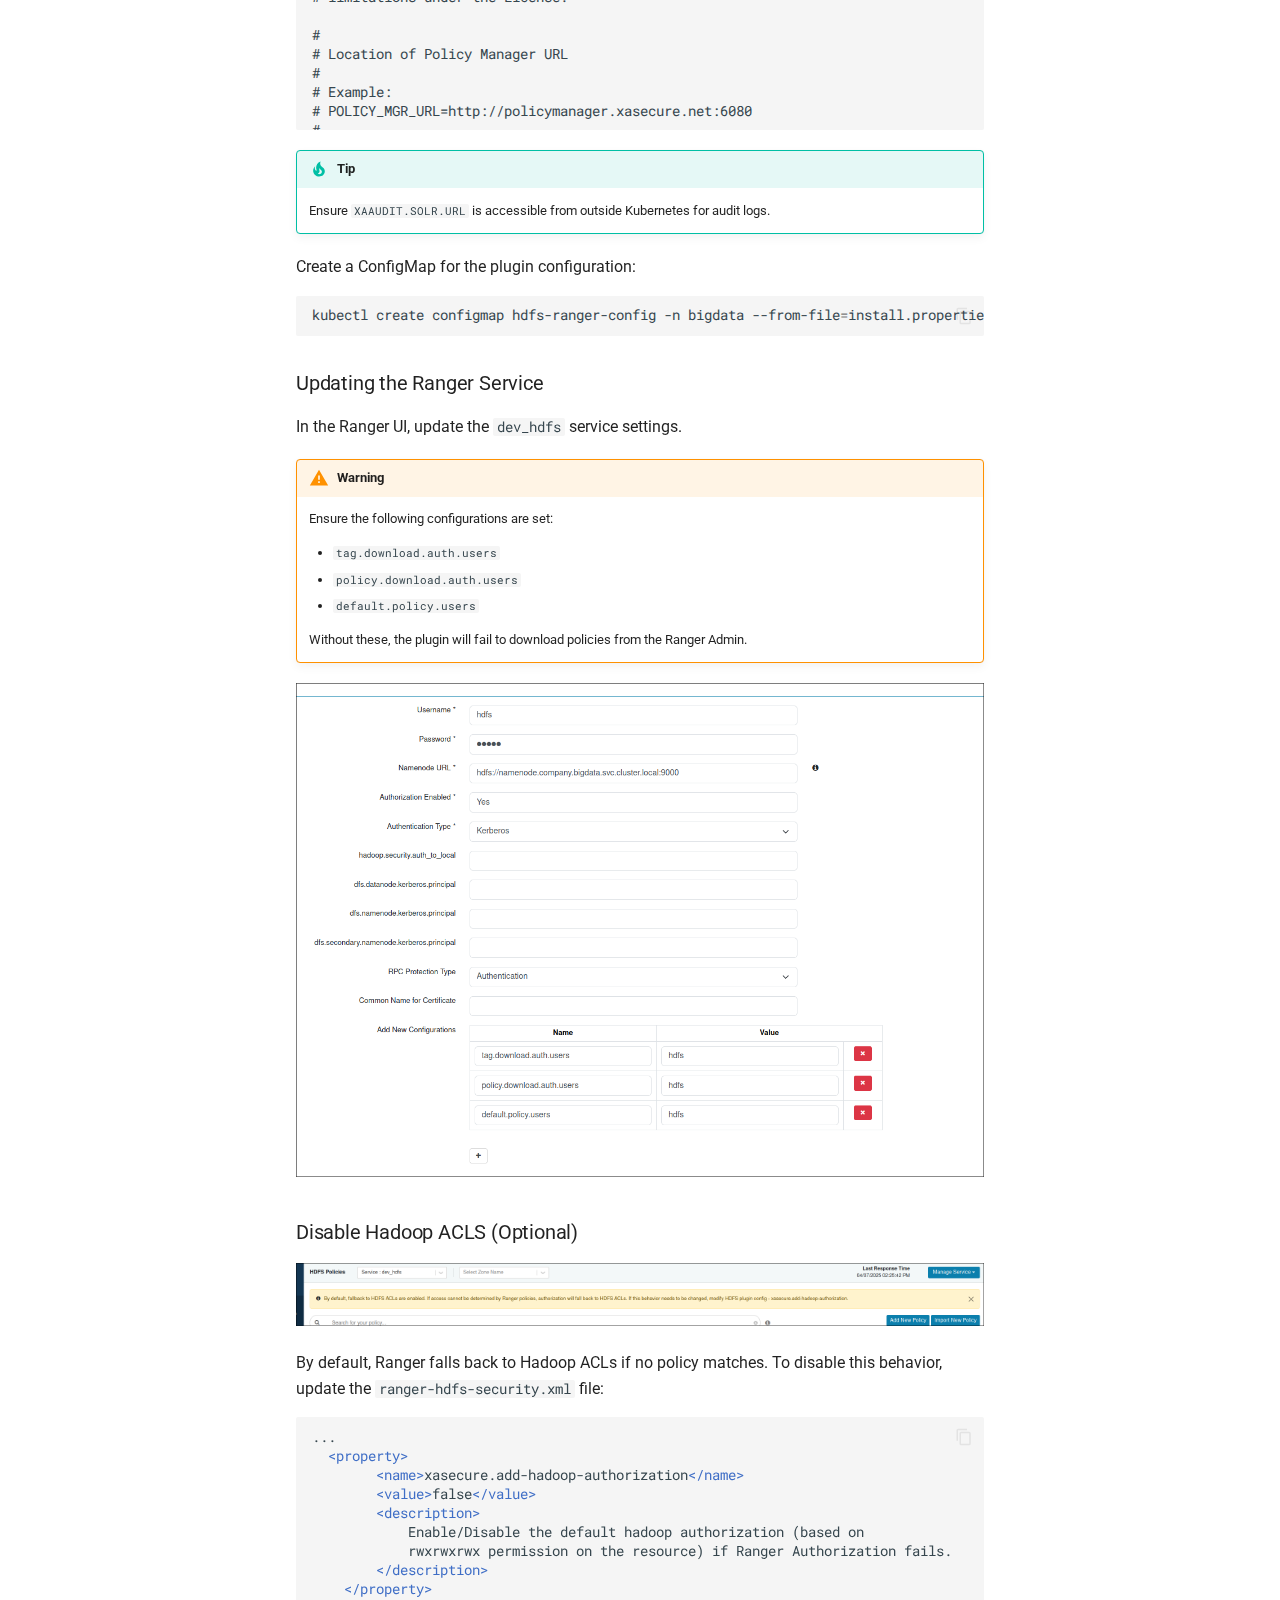
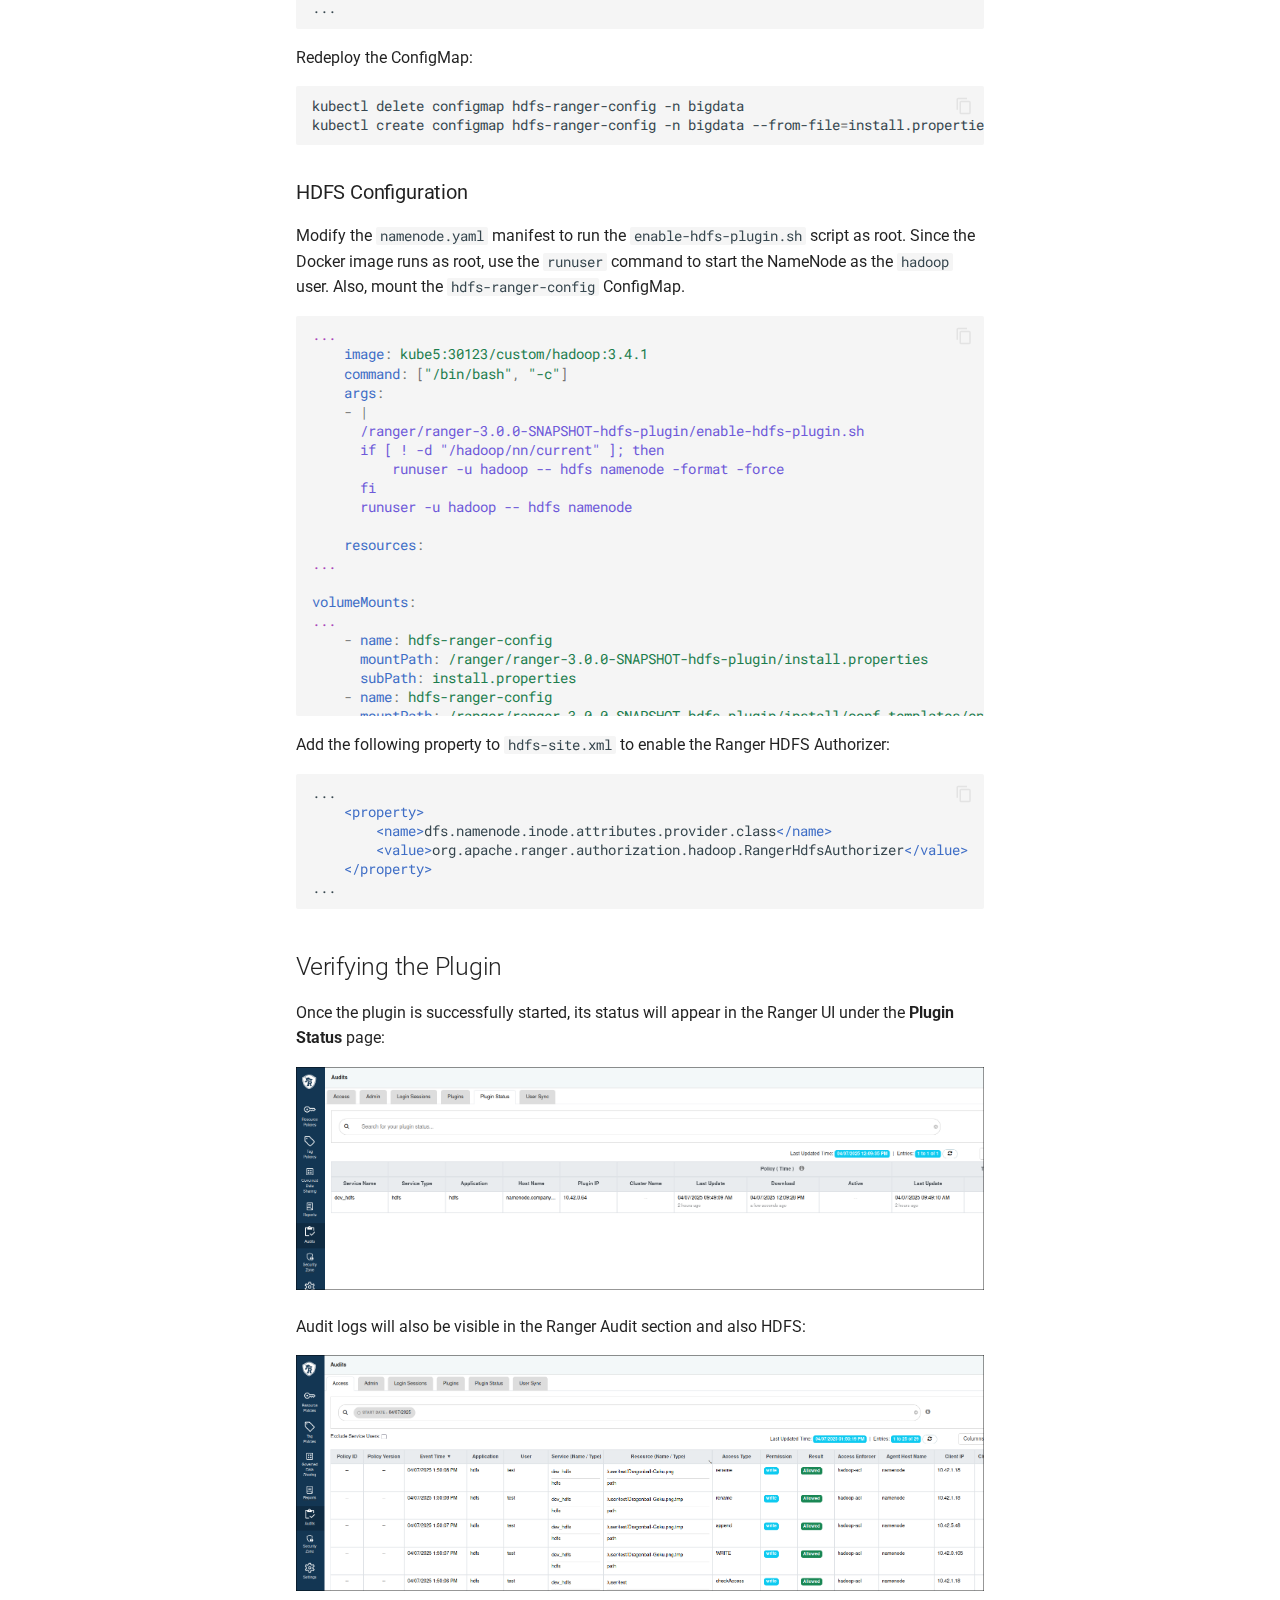
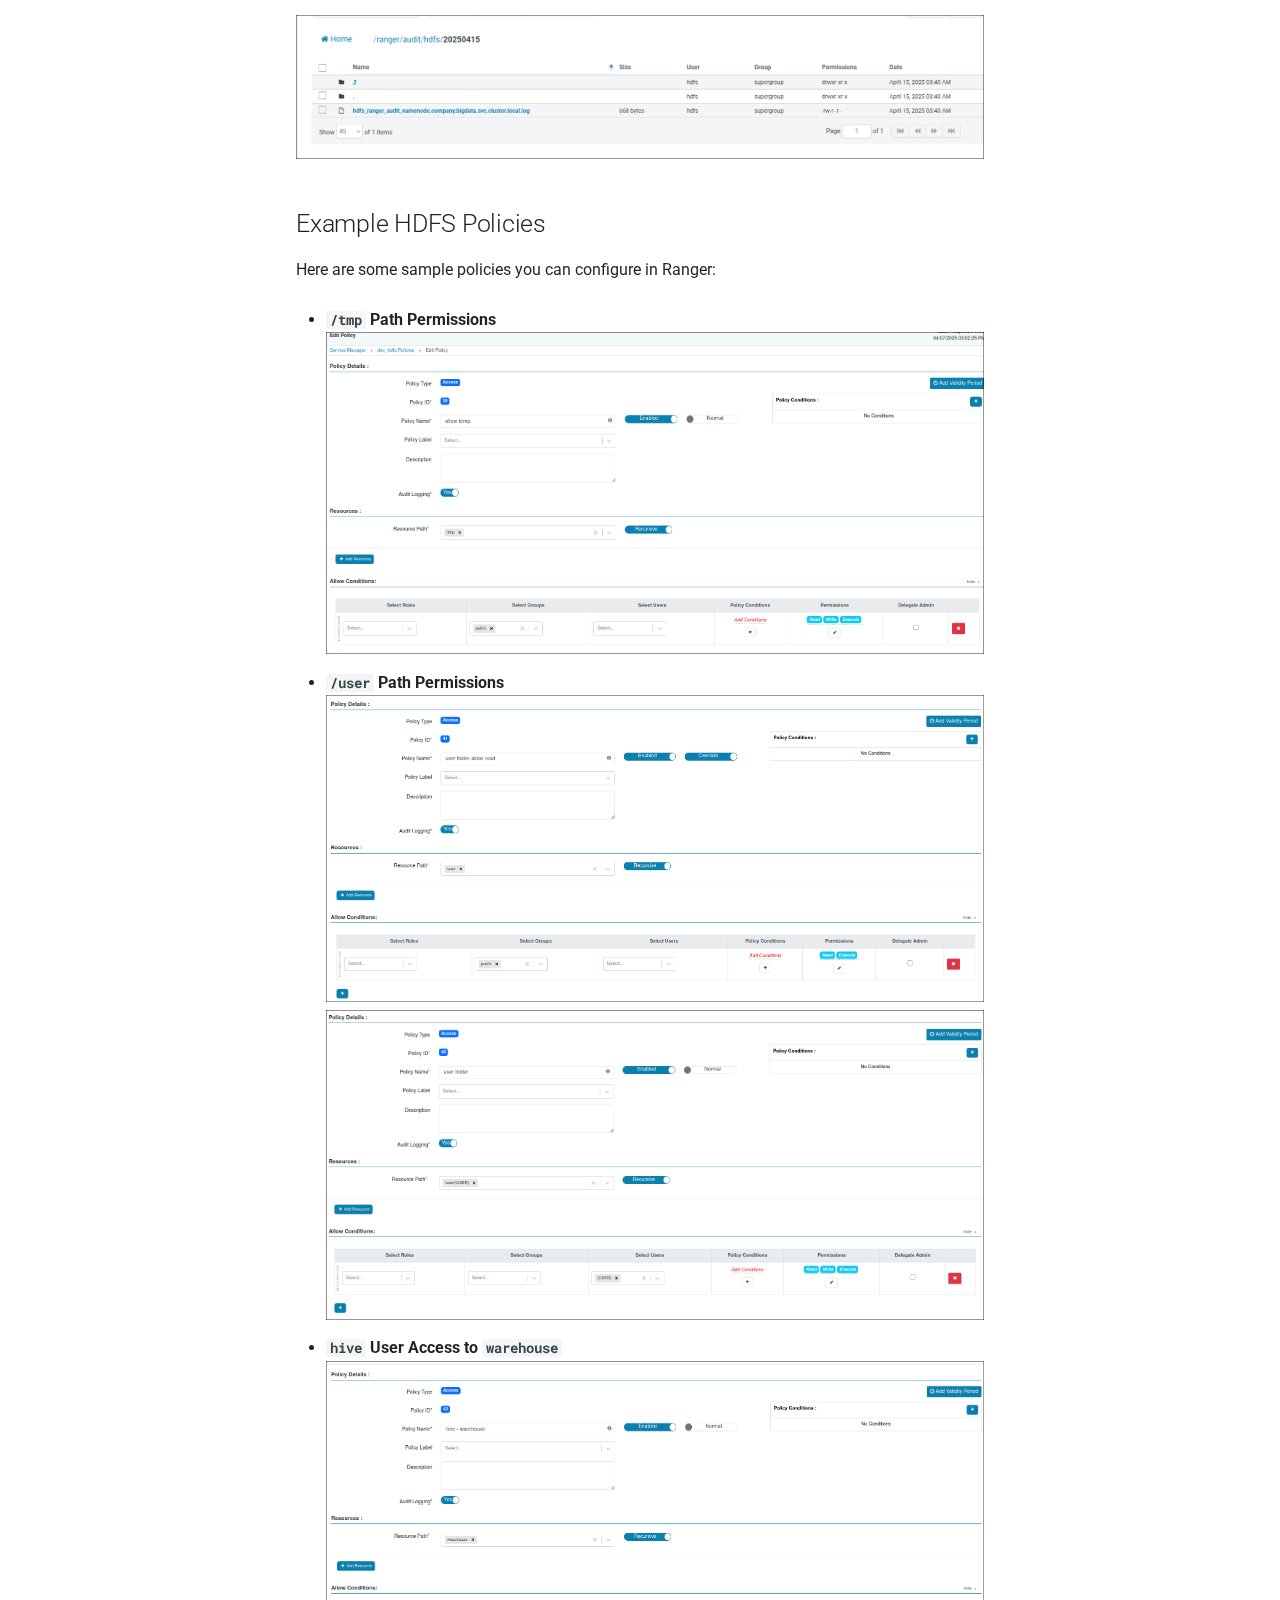
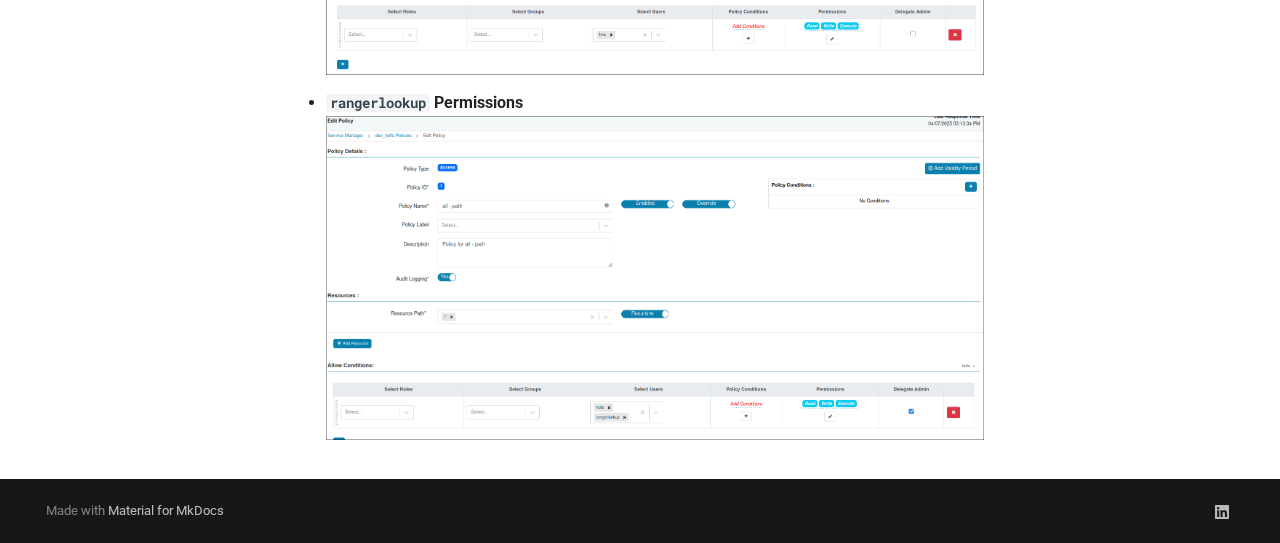
<file: big-data-on-kubernetes/ranger-hdfs-plugin/index.html>
<!doctype html>
<html lang="en" class="no-js">
  <head>
    
      <meta charset="utf-8">
      <meta name="viewport" content="width=device-width,initial-scale=1">
      
      
      
        <link rel="canonical" href="https://fatihmete.github.io/big-data-on-kubernetes/ranger-hdfs-plugin/">
      
      
        <link rel="prev" href="../ranger/">
      
      
        <link rel="next" href="../ranger-hive-plugin/">
      
      
      <link rel="icon" href="../assets/images/favicon.png">
      <meta name="generator" content="mkdocs-1.6.1, mkdocs-material-9.6.11">
    
    
      
        <title>HDFS Plugin - Bigdata on Kubernetes</title>
      
    
    
      <link rel="stylesheet" href="../assets/stylesheets/main.4af4bdda.min.css">
      
        
        <link rel="stylesheet" href="../assets/stylesheets/palette.06af60db.min.css">
      
      


    
    
      
    
    
      
        
        
        <link rel="preconnect" href="https://fonts.gstatic.com" crossorigin>
        <link rel="stylesheet" href="https://fonts.googleapis.com/css?family=Roboto:300,300i,400,400i,700,700i%7CRoboto+Mono:400,400i,700,700i&display=fallback">
        <style>:root{--md-text-font:"Roboto";--md-code-font:"Roboto Mono"}</style>
      
    
    
      <link rel="stylesheet" href="../custom-styles.css">
    
    <script>__md_scope=new URL("..",location),__md_hash=e=>[...e].reduce(((e,_)=>(e<<5)-e+_.charCodeAt(0)),0),__md_get=(e,_=localStorage,t=__md_scope)=>JSON.parse(_.getItem(t.pathname+"."+e)),__md_set=(e,_,t=localStorage,a=__md_scope)=>{try{t.setItem(a.pathname+"."+e,JSON.stringify(_))}catch(e){}}</script>
    
      

    
    
    
   <link href="../assets/stylesheets/glightbox.min.css" rel="stylesheet"/><style>
    html.glightbox-open { overflow: initial; height: 100%; }
    .gslide-title { margin-top: 0px; user-select: text; }
    .gslide-desc { color: #666; user-select: text; }
    .gslide-image img { background: white; }
    .gscrollbar-fixer { padding-right: 15px; }
    .gdesc-inner { font-size: 0.75rem; }
    body[data-md-color-scheme="slate"] .gdesc-inner { background: var(--md-default-bg-color);}
    body[data-md-color-scheme="slate"] .gslide-title { color: var(--md-default-fg-color);}
    body[data-md-color-scheme="slate"] .gslide-desc { color: var(--md-default-fg-color);}</style> <script src="../assets/javascripts/glightbox.min.js"></script></head>
  
  
    
    
      
    
    
    
    
    <body dir="ltr" data-md-color-scheme="default" data-md-color-primary="indigo" data-md-color-accent="indigo">
  
    
    <input class="md-toggle" data-md-toggle="drawer" type="checkbox" id="__drawer" autocomplete="off">
    <input class="md-toggle" data-md-toggle="search" type="checkbox" id="__search" autocomplete="off">
    <label class="md-overlay" for="__drawer"></label>
    <div data-md-component="skip">
      
        
        <a href="#hdfs-plugin" class="md-skip">
          Skip to content
        </a>
      
    </div>
    <div data-md-component="announce">
      
    </div>
    
    
      

  

<header class="md-header md-header--shadow" data-md-component="header">
  <nav class="md-header__inner md-grid" aria-label="Header">
    <a href=".." title="Bigdata on Kubernetes" class="md-header__button md-logo" aria-label="Bigdata on Kubernetes" data-md-component="logo">
      
  
  <svg xmlns="http://www.w3.org/2000/svg" viewBox="0 0 24 24"><path d="M12 8a3 3 0 0 0 3-3 3 3 0 0 0-3-3 3 3 0 0 0-3 3 3 3 0 0 0 3 3m0 3.54C9.64 9.35 6.5 8 3 8v11c3.5 0 6.64 1.35 9 3.54 2.36-2.19 5.5-3.54 9-3.54V8c-3.5 0-6.64 1.35-9 3.54"/></svg>

    </a>
    <label class="md-header__button md-icon" for="__drawer">
      
      <svg xmlns="http://www.w3.org/2000/svg" viewBox="0 0 24 24"><path d="M3 6h18v2H3zm0 5h18v2H3zm0 5h18v2H3z"/></svg>
    </label>
    <div class="md-header__title" data-md-component="header-title">
      <div class="md-header__ellipsis">
        <div class="md-header__topic">
          <span class="md-ellipsis">
            Bigdata on Kubernetes
          </span>
        </div>
        <div class="md-header__topic" data-md-component="header-topic">
          <span class="md-ellipsis">
            
              HDFS Plugin
            
          </span>
        </div>
      </div>
    </div>
    
      
        <form class="md-header__option" data-md-component="palette">
  
    
    
    
    <input class="md-option" data-md-color-media="(prefers-color-scheme: light)" data-md-color-scheme="default" data-md-color-primary="indigo" data-md-color-accent="indigo"  aria-label="Switch to dark mode"  type="radio" name="__palette" id="__palette_0">
    
      <label class="md-header__button md-icon" title="Switch to dark mode" for="__palette_1" hidden>
        <svg xmlns="http://www.w3.org/2000/svg" viewBox="0 0 24 24"><path d="M12 8a4 4 0 0 0-4 4 4 4 0 0 0 4 4 4 4 0 0 0 4-4 4 4 0 0 0-4-4m0 10a6 6 0 0 1-6-6 6 6 0 0 1 6-6 6 6 0 0 1 6 6 6 6 0 0 1-6 6m8-9.31V4h-4.69L12 .69 8.69 4H4v4.69L.69 12 4 15.31V20h4.69L12 23.31 15.31 20H20v-4.69L23.31 12z"/></svg>
      </label>
    
  
    
    
    
    <input class="md-option" data-md-color-media="(prefers-color-scheme: dark)" data-md-color-scheme="slate" data-md-color-primary="indigo" data-md-color-accent="indigo"  aria-label="Switch to system preference"  type="radio" name="__palette" id="__palette_1">
    
      <label class="md-header__button md-icon" title="Switch to system preference" for="__palette_0" hidden>
        <svg xmlns="http://www.w3.org/2000/svg" viewBox="0 0 24 24"><path d="M12 18c-.89 0-1.74-.2-2.5-.55C11.56 16.5 13 14.42 13 12s-1.44-4.5-3.5-5.45C10.26 6.2 11.11 6 12 6a6 6 0 0 1 6 6 6 6 0 0 1-6 6m8-9.31V4h-4.69L12 .69 8.69 4H4v4.69L.69 12 4 15.31V20h4.69L12 23.31 15.31 20H20v-4.69L23.31 12z"/></svg>
      </label>
    
  
</form>
      
    
    
      <script>var palette=__md_get("__palette");if(palette&&palette.color){if("(prefers-color-scheme)"===palette.color.media){var media=matchMedia("(prefers-color-scheme: light)"),input=document.querySelector(media.matches?"[data-md-color-media='(prefers-color-scheme: light)']":"[data-md-color-media='(prefers-color-scheme: dark)']");palette.color.media=input.getAttribute("data-md-color-media"),palette.color.scheme=input.getAttribute("data-md-color-scheme"),palette.color.primary=input.getAttribute("data-md-color-primary"),palette.color.accent=input.getAttribute("data-md-color-accent")}for(var[key,value]of Object.entries(palette.color))document.body.setAttribute("data-md-color-"+key,value)}</script>
    
    
    
      
      
        <label class="md-header__button md-icon" for="__search">
          
          <svg xmlns="http://www.w3.org/2000/svg" viewBox="0 0 24 24"><path d="M9.5 3A6.5 6.5 0 0 1 16 9.5c0 1.61-.59 3.09-1.56 4.23l.27.27h.79l5 5-1.5 1.5-5-5v-.79l-.27-.27A6.52 6.52 0 0 1 9.5 16 6.5 6.5 0 0 1 3 9.5 6.5 6.5 0 0 1 9.5 3m0 2C7 5 5 7 5 9.5S7 14 9.5 14 14 12 14 9.5 12 5 9.5 5"/></svg>
        </label>
        <div class="md-search" data-md-component="search" role="dialog">
  <label class="md-search__overlay" for="__search"></label>
  <div class="md-search__inner" role="search">
    <form class="md-search__form" name="search">
      <input type="text" class="md-search__input" name="query" aria-label="Search" placeholder="Search" autocapitalize="off" autocorrect="off" autocomplete="off" spellcheck="false" data-md-component="search-query" required>
      <label class="md-search__icon md-icon" for="__search">
        
        <svg xmlns="http://www.w3.org/2000/svg" viewBox="0 0 24 24"><path d="M9.5 3A6.5 6.5 0 0 1 16 9.5c0 1.61-.59 3.09-1.56 4.23l.27.27h.79l5 5-1.5 1.5-5-5v-.79l-.27-.27A6.52 6.52 0 0 1 9.5 16 6.5 6.5 0 0 1 3 9.5 6.5 6.5 0 0 1 9.5 3m0 2C7 5 5 7 5 9.5S7 14 9.5 14 14 12 14 9.5 12 5 9.5 5"/></svg>
        
        <svg xmlns="http://www.w3.org/2000/svg" viewBox="0 0 24 24"><path d="M20 11v2H8l5.5 5.5-1.42 1.42L4.16 12l7.92-7.92L13.5 5.5 8 11z"/></svg>
      </label>
      <nav class="md-search__options" aria-label="Search">
        
        <button type="reset" class="md-search__icon md-icon" title="Clear" aria-label="Clear" tabindex="-1">
          
          <svg xmlns="http://www.w3.org/2000/svg" viewBox="0 0 24 24"><path d="M19 6.41 17.59 5 12 10.59 6.41 5 5 6.41 10.59 12 5 17.59 6.41 19 12 13.41 17.59 19 19 17.59 13.41 12z"/></svg>
        </button>
      </nav>
      
    </form>
    <div class="md-search__output">
      <div class="md-search__scrollwrap" tabindex="0" data-md-scrollfix>
        <div class="md-search-result" data-md-component="search-result">
          <div class="md-search-result__meta">
            Initializing search
          </div>
          <ol class="md-search-result__list" role="presentation"></ol>
        </div>
      </div>
    </div>
  </div>
</div>
      
    
    
      <div class="md-header__source">
        <a href="https://github.com/fatihmete/big-data-on-k8s" title="Go to repository" class="md-source" data-md-component="source">
  <div class="md-source__icon md-icon">
    
    <svg xmlns="http://www.w3.org/2000/svg" viewBox="0 0 448 512"><!--! Font Awesome Free 6.7.2 by @fontawesome - https://fontawesome.com License - https://fontawesome.com/license/free (Icons: CC BY 4.0, Fonts: SIL OFL 1.1, Code: MIT License) Copyright 2024 Fonticons, Inc.--><path d="M439.55 236.05 244 40.45a28.87 28.87 0 0 0-40.81 0l-40.66 40.63 51.52 51.52c27.06-9.14 52.68 16.77 43.39 43.68l49.66 49.66c34.23-11.8 61.18 31 35.47 56.69-26.49 26.49-70.21-2.87-56-37.34L240.22 199v121.85c25.3 12.54 22.26 41.85 9.08 55a34.34 34.34 0 0 1-48.55 0c-17.57-17.6-11.07-46.91 11.25-56v-123c-20.8-8.51-24.6-30.74-18.64-45L142.57 101 8.45 235.14a28.86 28.86 0 0 0 0 40.81l195.61 195.6a28.86 28.86 0 0 0 40.8 0l194.69-194.69a28.86 28.86 0 0 0 0-40.81"/></svg>
  </div>
  <div class="md-source__repository">
    fatihmete/big-data-on-k8s
  </div>
</a>
      </div>
    
  </nav>
  
</header>
    
    <div class="md-container" data-md-component="container">
      
      
        
          
        
      
      <main class="md-main" data-md-component="main">
        <div class="md-main__inner md-grid">
          
            
              
              <div class="md-sidebar md-sidebar--primary" data-md-component="sidebar" data-md-type="navigation" >
                <div class="md-sidebar__scrollwrap">
                  <div class="md-sidebar__inner">
                    



<nav class="md-nav md-nav--primary" aria-label="Navigation" data-md-level="0">
  <label class="md-nav__title" for="__drawer">
    <a href=".." title="Bigdata on Kubernetes" class="md-nav__button md-logo" aria-label="Bigdata on Kubernetes" data-md-component="logo">
      
  
  <svg xmlns="http://www.w3.org/2000/svg" viewBox="0 0 24 24"><path d="M12 8a3 3 0 0 0 3-3 3 3 0 0 0-3-3 3 3 0 0 0-3 3 3 3 0 0 0 3 3m0 3.54C9.64 9.35 6.5 8 3 8v11c3.5 0 6.64 1.35 9 3.54 2.36-2.19 5.5-3.54 9-3.54V8c-3.5 0-6.64 1.35-9 3.54"/></svg>

    </a>
    Bigdata on Kubernetes
  </label>
  
    <div class="md-nav__source">
      <a href="https://github.com/fatihmete/big-data-on-k8s" title="Go to repository" class="md-source" data-md-component="source">
  <div class="md-source__icon md-icon">
    
    <svg xmlns="http://www.w3.org/2000/svg" viewBox="0 0 448 512"><!--! Font Awesome Free 6.7.2 by @fontawesome - https://fontawesome.com License - https://fontawesome.com/license/free (Icons: CC BY 4.0, Fonts: SIL OFL 1.1, Code: MIT License) Copyright 2024 Fonticons, Inc.--><path d="M439.55 236.05 244 40.45a28.87 28.87 0 0 0-40.81 0l-40.66 40.63 51.52 51.52c27.06-9.14 52.68 16.77 43.39 43.68l49.66 49.66c34.23-11.8 61.18 31 35.47 56.69-26.49 26.49-70.21-2.87-56-37.34L240.22 199v121.85c25.3 12.54 22.26 41.85 9.08 55a34.34 34.34 0 0 1-48.55 0c-17.57-17.6-11.07-46.91 11.25-56v-123c-20.8-8.51-24.6-30.74-18.64-45L142.57 101 8.45 235.14a28.86 28.86 0 0 0 0 40.81l195.61 195.6a28.86 28.86 0 0 0 40.8 0l194.69-194.69a28.86 28.86 0 0 0 0-40.81"/></svg>
  </div>
  <div class="md-source__repository">
    fatihmete/big-data-on-k8s
  </div>
</a>
    </div>
  
  <ul class="md-nav__list" data-md-scrollfix>
    
      
      
  
  
  
  
    <li class="md-nav__item">
      <a href=".." class="md-nav__link">
        
  
  
  <span class="md-ellipsis">
    Home
    
  </span>
  

      </a>
    </li>
  

    
      
      
  
  
  
  
    <li class="md-nav__item">
      <a href="../kubernetes/" class="md-nav__link">
        
  
  
  <span class="md-ellipsis">
    Kubernetes
    
  </span>
  

      </a>
    </li>
  

    
      
      
  
  
  
  
    <li class="md-nav__item">
      <a href="../hdfs/" class="md-nav__link">
        
  
  
  <span class="md-ellipsis">
    HDFS
    
  </span>
  

      </a>
    </li>
  

    
      
      
  
  
  
  
    <li class="md-nav__item">
      <a href="../secure-hdfs/" class="md-nav__link">
        
  
  
  <span class="md-ellipsis">
    Secure HDFS
    
  </span>
  

      </a>
    </li>
  

    
      
      
  
  
  
  
    <li class="md-nav__item">
      <a href="../hive/" class="md-nav__link">
        
  
  
  <span class="md-ellipsis">
    Hive
    
  </span>
  

      </a>
    </li>
  

    
      
      
  
  
  
  
    <li class="md-nav__item">
      <a href="../hue/" class="md-nav__link">
        
  
  
  <span class="md-ellipsis">
    Hue
    
  </span>
  

      </a>
    </li>
  

    
      
      
  
  
  
  
    <li class="md-nav__item">
      <a href="../ranger/" class="md-nav__link">
        
  
  
  <span class="md-ellipsis">
    Ranger
    
  </span>
  

      </a>
    </li>
  

    
      
      
  
  
    
  
  
  
    
    
    
    
    
    <li class="md-nav__item md-nav__item--active md-nav__item--nested">
      
        
        
        <input class="md-nav__toggle md-toggle " type="checkbox" id="__nav_8" checked>
        
          
          <label class="md-nav__link" for="__nav_8" id="__nav_8_label" tabindex="0">
            
  
  
  <span class="md-ellipsis">
    Ranger Plugins
    
  </span>
  

            <span class="md-nav__icon md-icon"></span>
          </label>
        
        <nav class="md-nav" data-md-level="1" aria-labelledby="__nav_8_label" aria-expanded="true">
          <label class="md-nav__title" for="__nav_8">
            <span class="md-nav__icon md-icon"></span>
            Ranger Plugins
          </label>
          <ul class="md-nav__list" data-md-scrollfix>
            
              
                
  
  
    
  
  
  
    <li class="md-nav__item md-nav__item--active">
      
      <input class="md-nav__toggle md-toggle" type="checkbox" id="__toc">
      
      
        
      
      
        <label class="md-nav__link md-nav__link--active" for="__toc">
          
  
  
  <span class="md-ellipsis">
    HDFS Plugin
    
  </span>
  

          <span class="md-nav__icon md-icon"></span>
        </label>
      
      <a href="./" class="md-nav__link md-nav__link--active">
        
  
  
  <span class="md-ellipsis">
    HDFS Plugin
    
  </span>
  

      </a>
      
        

<nav class="md-nav md-nav--secondary" aria-label="Table of contents">
  
  
  
    
  
  
    <label class="md-nav__title" for="__toc">
      <span class="md-nav__icon md-icon"></span>
      Table of contents
    </label>
    <ul class="md-nav__list" data-md-component="toc" data-md-scrollfix>
      
        <li class="md-nav__item">
  <a href="#docker-image" class="md-nav__link">
    <span class="md-ellipsis">
      Docker Image
    </span>
  </a>
  
</li>
      
        <li class="md-nav__item">
  <a href="#plugin-configuration" class="md-nav__link">
    <span class="md-ellipsis">
      Plugin Configuration
    </span>
  </a>
  
</li>
      
        <li class="md-nav__item">
  <a href="#updating-the-ranger-service" class="md-nav__link">
    <span class="md-ellipsis">
      Updating the Ranger Service
    </span>
  </a>
  
</li>
      
        <li class="md-nav__item">
  <a href="#disable-hadoop-acls-optional" class="md-nav__link">
    <span class="md-ellipsis">
      Disable Hadoop ACLS (Optional)
    </span>
  </a>
  
</li>
      
        <li class="md-nav__item">
  <a href="#hdfs-configuration" class="md-nav__link">
    <span class="md-ellipsis">
      HDFS Configuration
    </span>
  </a>
  
</li>
      
        <li class="md-nav__item">
  <a href="#verifying-the-plugin" class="md-nav__link">
    <span class="md-ellipsis">
      Verifying the Plugin
    </span>
  </a>
  
</li>
      
        <li class="md-nav__item">
  <a href="#example-hdfs-policies" class="md-nav__link">
    <span class="md-ellipsis">
      Example HDFS Policies
    </span>
  </a>
  
</li>
      
    </ul>
  
</nav>
      
    </li>
  

              
            
              
                
  
  
  
  
    <li class="md-nav__item">
      <a href="../ranger-hive-plugin/" class="md-nav__link">
        
  
  
  <span class="md-ellipsis">
    Hive Plugin
    
  </span>
  

      </a>
    </li>
  

              
            
          </ul>
        </nav>
      
    </li>
  

    
      
      
  
  
  
  
    <li class="md-nav__item">
      <a href="../trino/" class="md-nav__link">
        
  
  
  <span class="md-ellipsis">
    Trino
    
  </span>
  

      </a>
    </li>
  

    
      
      
  
  
  
  
    <li class="md-nav__item">
      <a href="../todo/" class="md-nav__link">
        
  
  
  <span class="md-ellipsis">
    TODO
    
  </span>
  

      </a>
    </li>
  

    
      
      
  
  
  
  
    <li class="md-nav__item">
      <a href="../useful-commands/" class="md-nav__link">
        
  
  
  <span class="md-ellipsis">
    Useful Commands
    
  </span>
  

      </a>
    </li>
  

    
  </ul>
</nav>
                  </div>
                </div>
              </div>
            
            
              
              <div class="md-sidebar md-sidebar--secondary" data-md-component="sidebar" data-md-type="toc" >
                <div class="md-sidebar__scrollwrap">
                  <div class="md-sidebar__inner">
                    

<nav class="md-nav md-nav--secondary" aria-label="Table of contents">
  
  
  
    
  
  
    <label class="md-nav__title" for="__toc">
      <span class="md-nav__icon md-icon"></span>
      Table of contents
    </label>
    <ul class="md-nav__list" data-md-component="toc" data-md-scrollfix>
      
        <li class="md-nav__item">
  <a href="#docker-image" class="md-nav__link">
    <span class="md-ellipsis">
      Docker Image
    </span>
  </a>
  
</li>
      
        <li class="md-nav__item">
  <a href="#plugin-configuration" class="md-nav__link">
    <span class="md-ellipsis">
      Plugin Configuration
    </span>
  </a>
  
</li>
      
        <li class="md-nav__item">
  <a href="#updating-the-ranger-service" class="md-nav__link">
    <span class="md-ellipsis">
      Updating the Ranger Service
    </span>
  </a>
  
</li>
      
        <li class="md-nav__item">
  <a href="#disable-hadoop-acls-optional" class="md-nav__link">
    <span class="md-ellipsis">
      Disable Hadoop ACLS (Optional)
    </span>
  </a>
  
</li>
      
        <li class="md-nav__item">
  <a href="#hdfs-configuration" class="md-nav__link">
    <span class="md-ellipsis">
      HDFS Configuration
    </span>
  </a>
  
</li>
      
        <li class="md-nav__item">
  <a href="#verifying-the-plugin" class="md-nav__link">
    <span class="md-ellipsis">
      Verifying the Plugin
    </span>
  </a>
  
</li>
      
        <li class="md-nav__item">
  <a href="#example-hdfs-policies" class="md-nav__link">
    <span class="md-ellipsis">
      Example HDFS Policies
    </span>
  </a>
  
</li>
      
    </ul>
  
</nav>
                  </div>
                </div>
              </div>
            
          
          
            <div class="md-content" data-md-component="content">
              <article class="md-content__inner md-typeset">
                
                  


  
  


<h1 id="hdfs-plugin">HDFS Plugin</h1>
<h3 id="docker-image">Docker Image</h3>
<p>Copy the <code>ranger-3.0.0-SNAPSHOT-hdfs-plugin.tar.gz</code> file into the <code>hdfs/files</code> directory.</p>
<div class="tabbed-set tabbed-alternate" data-tabs="1:1"><input checked="checked" id="__tabbed_1_1" name="__tabbed_1" type="radio" /><div class="tabbed-labels"><label for="__tabbed_1_1">Dockerfile</label></div>
<div class="tabbed-content">
<div class="tabbed-block"></div>
</div>
</div>
<p><div class="language-dockerfile highlight"><pre><span></span><code><span id="__span-0-1"><a id="__codelineno-0-1" name="__codelineno-0-1" href="#__codelineno-0-1"></a><span class="k">FROM</span><span class="w"> </span><span class="s">apache/hadoop:3.4.1</span>
</span><span id="__span-0-2"><a id="__codelineno-0-2" name="__codelineno-0-2" href="#__codelineno-0-2"></a>
</span><span id="__span-0-3"><a id="__codelineno-0-3" name="__codelineno-0-3" href="#__codelineno-0-3"></a><span class="k">USER</span><span class="w"> </span><span class="s">root</span>
</span><span id="__span-0-4"><a id="__codelineno-0-4" name="__codelineno-0-4" href="#__codelineno-0-4"></a><span class="k">RUN</span><span class="w"> </span>mkdir<span class="w"> </span>/ranger
</span><span id="__span-0-5"><a id="__codelineno-0-5" name="__codelineno-0-5" href="#__codelineno-0-5"></a><span class="k">RUN</span><span class="w"> </span>chown<span class="w"> </span>hadoop:hadoop<span class="w"> </span>/ranger
</span><span id="__span-0-6"><a id="__codelineno-0-6" name="__codelineno-0-6" href="#__codelineno-0-6"></a><span class="k">RUN</span><span class="w"> </span>mkdir<span class="w"> </span>-p<span class="w"> </span>/etc/ranger
</span><span id="__span-0-7"><a id="__codelineno-0-7" name="__codelineno-0-7" href="#__codelineno-0-7"></a><span class="k">RUN</span><span class="w"> </span>chown<span class="w"> </span>-R<span class="w"> </span>hadoop:root<span class="w"> </span>/etc/ranger
</span><span id="__span-0-8"><a id="__codelineno-0-8" name="__codelineno-0-8" href="#__codelineno-0-8"></a><span class="k">RUN</span><span class="w"> </span>mkdir<span class="w"> </span>-p<span class="w"> </span>/var/log/hadoop/hdfs/audit/solr/spool
</span><span id="__span-0-9"><a id="__codelineno-0-9" name="__codelineno-0-9" href="#__codelineno-0-9"></a><span class="k">RUN</span><span class="w"> </span>chown<span class="w"> </span>-R<span class="w"> </span>hadoop:root<span class="w"> </span>/var/log/hadoop/hdfs/audit/solr/spool
</span><span id="__span-0-10"><a id="__codelineno-0-10" name="__codelineno-0-10" href="#__codelineno-0-10"></a><span class="k">USER</span><span class="w"> </span><span class="s">hadoop</span>
</span><span id="__span-0-11"><a id="__codelineno-0-11" name="__codelineno-0-11" href="#__codelineno-0-11"></a><span class="k">COPY</span><span class="w"> </span>files/ranger-3.0.0-SNAPSHOT-hdfs-plugin.tar.gz<span class="w"> </span>/ranger/ranger-3.0.0-SNAPSHOT-hdfs-plugin.tar.gz
</span><span id="__span-0-12"><a id="__codelineno-0-12" name="__codelineno-0-12" href="#__codelineno-0-12"></a><span class="k">WORKDIR</span><span class="w"> </span><span class="s">/ranger</span>
</span><span id="__span-0-13"><a id="__codelineno-0-13" name="__codelineno-0-13" href="#__codelineno-0-13"></a><span class="k">RUN</span><span class="w"> </span>tar<span class="w"> </span>-xvf<span class="w"> </span>/ranger/ranger-3.0.0-SNAPSHOT-hdfs-plugin.tar.gz
</span><span id="__span-0-14"><a id="__codelineno-0-14" name="__codelineno-0-14" href="#__codelineno-0-14"></a><span class="k">RUN</span><span class="w"> </span>chmod<span class="w"> </span>+x<span class="w"> </span>/ranger/ranger-3.0.0-SNAPSHOT-hdfs-plugin/enable-hdfs-plugin.sh
</span><span id="__span-0-15"><a id="__codelineno-0-15" name="__codelineno-0-15" href="#__codelineno-0-15"></a>
</span><span id="__span-0-16"><a id="__codelineno-0-16" name="__codelineno-0-16" href="#__codelineno-0-16"></a><span class="k">WORKDIR</span><span class="w"> </span><span class="s">/opt/hadoop</span>
</span><span id="__span-0-17"><a id="__codelineno-0-17" name="__codelineno-0-17" href="#__codelineno-0-17"></a><span class="k">USER</span><span class="w"> </span><span class="s">root</span>
</span></code></pre></div>
This Dockerfile copies and extracts the plugin, then sets the necessary permissions.</p>
<p>Build and push docker image:
<div class="language-bash highlight"><pre><span></span><code><span id="__span-1-1"><a id="__codelineno-1-1" name="__codelineno-1-1" href="#__codelineno-1-1"></a>docker<span class="w"> </span>build<span class="w"> </span>-t<span class="w"> </span>kube5:30123/custom/hadoop:3.4.1<span class="w"> </span>.
</span><span id="__span-1-2"><a id="__codelineno-1-2" name="__codelineno-1-2" href="#__codelineno-1-2"></a>docker<span class="w"> </span>push<span class="w"> </span>kube5:30123/custom/hadoop:3.4.1<span class="w"> </span>
</span></code></pre></div></p>
<h3 id="plugin-configuration">Plugin Configuration</h3>
<p>Ranger HDFS plugin requires an <code>install.properties</code> file. A sample configuration is included in the plugin archive.</p>
<div class="admonition warning">
<p class="admonition-title">Warning</p>
<p>Update following properties:</p>
<ul>
<li><code>POLICY_MGR_URL=http://ranger.company.bigdata.svc.cluster.local:6080</code></li>
<li><code>REPOSITORY_NAME=dev_hdfs</code></li>
<li><code>COMPONENT_INSTALL_DIR_NAME=/opt/hadoop/</code></li>
<li><code>XAAUDIT.SOLR.ENABLE=true</code></li>
<li><code>XAAUDIT.SOLR.URL=http://192.168.1.65:30983/solr/ranger_audits</code></li>
<li><code>XAAUDIT.HDFS.ENABLE=true</code></li>
<li><code>XAAUDIT.HDFS.HDFS_DIR=hdfs://namenode.company.bigdata.svc.cluster.local:9000/ranger/audit</code></li>
</ul>
</div>
<div class="tabbed-set tabbed-alternate" data-tabs="2:1"><input checked="checked" id="__tabbed_2_1" name="__tabbed_2" type="radio" /><div class="tabbed-labels"><label for="__tabbed_2_1">install.properties</label></div>
<div class="tabbed-content">
<div class="tabbed-block"></div>
</div>
</div>
<div class="language-text highlight"><pre><span></span><code><span id="__span-2-1"><a id="__codelineno-2-1" name="__codelineno-2-1" href="#__codelineno-2-1"></a># Licensed to the Apache Software Foundation (ASF) under one or more
</span><span id="__span-2-2"><a id="__codelineno-2-2" name="__codelineno-2-2" href="#__codelineno-2-2"></a># contributor license agreements.  See the NOTICE file distributed with
</span><span id="__span-2-3"><a id="__codelineno-2-3" name="__codelineno-2-3" href="#__codelineno-2-3"></a># this work for additional information regarding copyright ownership.
</span><span id="__span-2-4"><a id="__codelineno-2-4" name="__codelineno-2-4" href="#__codelineno-2-4"></a># The ASF licenses this file to You under the Apache License, Version 2.0
</span><span id="__span-2-5"><a id="__codelineno-2-5" name="__codelineno-2-5" href="#__codelineno-2-5"></a># (the &quot;License&quot;); you may not use this file except in compliance with
</span><span id="__span-2-6"><a id="__codelineno-2-6" name="__codelineno-2-6" href="#__codelineno-2-6"></a># the License.  You may obtain a copy of the License at
</span><span id="__span-2-7"><a id="__codelineno-2-7" name="__codelineno-2-7" href="#__codelineno-2-7"></a>#
</span><span id="__span-2-8"><a id="__codelineno-2-8" name="__codelineno-2-8" href="#__codelineno-2-8"></a>#     http://www.apache.org/licenses/LICENSE-2.0
</span><span id="__span-2-9"><a id="__codelineno-2-9" name="__codelineno-2-9" href="#__codelineno-2-9"></a>#
</span><span id="__span-2-10"><a id="__codelineno-2-10" name="__codelineno-2-10" href="#__codelineno-2-10"></a># Unless required by applicable law or agreed to in writing, software
</span><span id="__span-2-11"><a id="__codelineno-2-11" name="__codelineno-2-11" href="#__codelineno-2-11"></a># distributed under the License is distributed on an &quot;AS IS&quot; BASIS,
</span><span id="__span-2-12"><a id="__codelineno-2-12" name="__codelineno-2-12" href="#__codelineno-2-12"></a># WITHOUT WARRANTIES OR CONDITIONS OF ANY KIND, either express or implied.
</span><span id="__span-2-13"><a id="__codelineno-2-13" name="__codelineno-2-13" href="#__codelineno-2-13"></a># See the License for the specific language governing permissions and
</span><span id="__span-2-14"><a id="__codelineno-2-14" name="__codelineno-2-14" href="#__codelineno-2-14"></a># limitations under the License.
</span><span id="__span-2-15"><a id="__codelineno-2-15" name="__codelineno-2-15" href="#__codelineno-2-15"></a>
</span><span id="__span-2-16"><a id="__codelineno-2-16" name="__codelineno-2-16" href="#__codelineno-2-16"></a>#
</span><span id="__span-2-17"><a id="__codelineno-2-17" name="__codelineno-2-17" href="#__codelineno-2-17"></a># Location of Policy Manager URL  
</span><span id="__span-2-18"><a id="__codelineno-2-18" name="__codelineno-2-18" href="#__codelineno-2-18"></a>#
</span><span id="__span-2-19"><a id="__codelineno-2-19" name="__codelineno-2-19" href="#__codelineno-2-19"></a># Example:
</span><span id="__span-2-20"><a id="__codelineno-2-20" name="__codelineno-2-20" href="#__codelineno-2-20"></a># POLICY_MGR_URL=http://policymanager.xasecure.net:6080
</span><span id="__span-2-21"><a id="__codelineno-2-21" name="__codelineno-2-21" href="#__codelineno-2-21"></a>#
</span><span id="__span-2-22"><a id="__codelineno-2-22" name="__codelineno-2-22" href="#__codelineno-2-22"></a>POLICY_MGR_URL=http://ranger.company.bigdata.svc.cluster.local:6080
</span><span id="__span-2-23"><a id="__codelineno-2-23" name="__codelineno-2-23" href="#__codelineno-2-23"></a>
</span><span id="__span-2-24"><a id="__codelineno-2-24" name="__codelineno-2-24" href="#__codelineno-2-24"></a>#
</span><span id="__span-2-25"><a id="__codelineno-2-25" name="__codelineno-2-25" href="#__codelineno-2-25"></a># This is the repository name created within policy manager
</span><span id="__span-2-26"><a id="__codelineno-2-26" name="__codelineno-2-26" href="#__codelineno-2-26"></a>#
</span><span id="__span-2-27"><a id="__codelineno-2-27" name="__codelineno-2-27" href="#__codelineno-2-27"></a># Example:
</span><span id="__span-2-28"><a id="__codelineno-2-28" name="__codelineno-2-28" href="#__codelineno-2-28"></a># REPOSITORY_NAME=hadoopdev
</span><span id="__span-2-29"><a id="__codelineno-2-29" name="__codelineno-2-29" href="#__codelineno-2-29"></a>#
</span><span id="__span-2-30"><a id="__codelineno-2-30" name="__codelineno-2-30" href="#__codelineno-2-30"></a>REPOSITORY_NAME=dev_hdfs
</span><span id="__span-2-31"><a id="__codelineno-2-31" name="__codelineno-2-31" href="#__codelineno-2-31"></a>#
</span><span id="__span-2-32"><a id="__codelineno-2-32" name="__codelineno-2-32" href="#__codelineno-2-32"></a># Set hadoop home when hadoop program and Ranger HDFS Plugin are not in the
</span><span id="__span-2-33"><a id="__codelineno-2-33" name="__codelineno-2-33" href="#__codelineno-2-33"></a># same path.
</span><span id="__span-2-34"><a id="__codelineno-2-34" name="__codelineno-2-34" href="#__codelineno-2-34"></a>#
</span><span id="__span-2-35"><a id="__codelineno-2-35" name="__codelineno-2-35" href="#__codelineno-2-35"></a>COMPONENT_INSTALL_DIR_NAME=/opt/hadoop/
</span><span id="__span-2-36"><a id="__codelineno-2-36" name="__codelineno-2-36" href="#__codelineno-2-36"></a>
</span><span id="__span-2-37"><a id="__codelineno-2-37" name="__codelineno-2-37" href="#__codelineno-2-37"></a># AUDIT configuration with V3 properties
</span><span id="__span-2-38"><a id="__codelineno-2-38" name="__codelineno-2-38" href="#__codelineno-2-38"></a># Enable audit logs to Solr
</span><span id="__span-2-39"><a id="__codelineno-2-39" name="__codelineno-2-39" href="#__codelineno-2-39"></a>#Example
</span><span id="__span-2-40"><a id="__codelineno-2-40" name="__codelineno-2-40" href="#__codelineno-2-40"></a>#XAAUDIT.SOLR.ENABLE=true
</span><span id="__span-2-41"><a id="__codelineno-2-41" name="__codelineno-2-41" href="#__codelineno-2-41"></a>#XAAUDIT.SOLR.URL=http://localhost:6083/solr/ranger_audits
</span><span id="__span-2-42"><a id="__codelineno-2-42" name="__codelineno-2-42" href="#__codelineno-2-42"></a>#XAAUDIT.SOLR.ZOOKEEPER=
</span><span id="__span-2-43"><a id="__codelineno-2-43" name="__codelineno-2-43" href="#__codelineno-2-43"></a>#XAAUDIT.SOLR.FILE_SPOOL_DIR=/var/log/hadoop/hdfs/audit/solr/spool
</span><span id="__span-2-44"><a id="__codelineno-2-44" name="__codelineno-2-44" href="#__codelineno-2-44"></a>
</span><span id="__span-2-45"><a id="__codelineno-2-45" name="__codelineno-2-45" href="#__codelineno-2-45"></a>XAAUDIT.SOLR.ENABLE=true
</span><span id="__span-2-46"><a id="__codelineno-2-46" name="__codelineno-2-46" href="#__codelineno-2-46"></a>XAAUDIT.SOLR.URL=http://192.168.1.65:30983/solr/ranger_audits
</span><span id="__span-2-47"><a id="__codelineno-2-47" name="__codelineno-2-47" href="#__codelineno-2-47"></a>XAAUDIT.SOLR.USER=NONE
</span><span id="__span-2-48"><a id="__codelineno-2-48" name="__codelineno-2-48" href="#__codelineno-2-48"></a>XAAUDIT.SOLR.PASSWORD=NONE
</span><span id="__span-2-49"><a id="__codelineno-2-49" name="__codelineno-2-49" href="#__codelineno-2-49"></a>XAAUDIT.SOLR.ZOOKEEPER=NONE
</span><span id="__span-2-50"><a id="__codelineno-2-50" name="__codelineno-2-50" href="#__codelineno-2-50"></a>XAAUDIT.SOLR.FILE_SPOOL_DIR=/var/log/hadoop/hdfs/audit/solr/spool
</span><span id="__span-2-51"><a id="__codelineno-2-51" name="__codelineno-2-51" href="#__codelineno-2-51"></a>
</span><span id="__span-2-52"><a id="__codelineno-2-52" name="__codelineno-2-52" href="#__codelineno-2-52"></a># Enable audit logs to ElasticSearch
</span><span id="__span-2-53"><a id="__codelineno-2-53" name="__codelineno-2-53" href="#__codelineno-2-53"></a>#Example
</span><span id="__span-2-54"><a id="__codelineno-2-54" name="__codelineno-2-54" href="#__codelineno-2-54"></a>#XAAUDIT.ELASTICSEARCH.ENABLE=true
</span><span id="__span-2-55"><a id="__codelineno-2-55" name="__codelineno-2-55" href="#__codelineno-2-55"></a>#XAAUDIT.ELASTICSEARCH.URL=localhost
</span><span id="__span-2-56"><a id="__codelineno-2-56" name="__codelineno-2-56" href="#__codelineno-2-56"></a>#XAAUDIT.ELASTICSEARCH.INDEX=audit
</span><span id="__span-2-57"><a id="__codelineno-2-57" name="__codelineno-2-57" href="#__codelineno-2-57"></a>
</span><span id="__span-2-58"><a id="__codelineno-2-58" name="__codelineno-2-58" href="#__codelineno-2-58"></a>XAAUDIT.ELASTICSEARCH.ENABLE=false
</span><span id="__span-2-59"><a id="__codelineno-2-59" name="__codelineno-2-59" href="#__codelineno-2-59"></a>XAAUDIT.ELASTICSEARCH.URL=NONE
</span><span id="__span-2-60"><a id="__codelineno-2-60" name="__codelineno-2-60" href="#__codelineno-2-60"></a>XAAUDIT.ELASTICSEARCH.USER=NONE
</span><span id="__span-2-61"><a id="__codelineno-2-61" name="__codelineno-2-61" href="#__codelineno-2-61"></a>XAAUDIT.ELASTICSEARCH.PASSWORD=NONE
</span><span id="__span-2-62"><a id="__codelineno-2-62" name="__codelineno-2-62" href="#__codelineno-2-62"></a>XAAUDIT.ELASTICSEARCH.INDEX=NONE
</span><span id="__span-2-63"><a id="__codelineno-2-63" name="__codelineno-2-63" href="#__codelineno-2-63"></a>XAAUDIT.ELASTICSEARCH.PORT=NONE
</span><span id="__span-2-64"><a id="__codelineno-2-64" name="__codelineno-2-64" href="#__codelineno-2-64"></a>XAAUDIT.ELASTICSEARCH.PROTOCOL=NONE
</span><span id="__span-2-65"><a id="__codelineno-2-65" name="__codelineno-2-65" href="#__codelineno-2-65"></a>
</span><span id="__span-2-66"><a id="__codelineno-2-66" name="__codelineno-2-66" href="#__codelineno-2-66"></a># Enable audit logs to HDFS
</span><span id="__span-2-67"><a id="__codelineno-2-67" name="__codelineno-2-67" href="#__codelineno-2-67"></a>#Example
</span><span id="__span-2-68"><a id="__codelineno-2-68" name="__codelineno-2-68" href="#__codelineno-2-68"></a>#XAAUDIT.HDFS.ENABLE=true
</span><span id="__span-2-69"><a id="__codelineno-2-69" name="__codelineno-2-69" href="#__codelineno-2-69"></a>#XAAUDIT.HDFS.HDFS_DIR=hdfs://node-1.example.com:8020/ranger/audit
</span><span id="__span-2-70"><a id="__codelineno-2-70" name="__codelineno-2-70" href="#__codelineno-2-70"></a>#XAAUDIT.HDFS.FILE_SPOOL_DIR=/var/log/hadoop/hdfs/audit/hdfs/spool
</span><span id="__span-2-71"><a id="__codelineno-2-71" name="__codelineno-2-71" href="#__codelineno-2-71"></a>#  If using Azure Blob Storage
</span><span id="__span-2-72"><a id="__codelineno-2-72" name="__codelineno-2-72" href="#__codelineno-2-72"></a>#XAAUDIT.HDFS.HDFS_DIR=wasb[s]://&lt;containername&gt;@&lt;accountname&gt;.blob.core.windows.net/&lt;path&gt;
</span><span id="__span-2-73"><a id="__codelineno-2-73" name="__codelineno-2-73" href="#__codelineno-2-73"></a>#XAAUDIT.HDFS.HDFS_DIR=wasb://ranger_audit_container@my-azure-account.blob.core.windows.net/ranger/audit
</span><span id="__span-2-74"><a id="__codelineno-2-74" name="__codelineno-2-74" href="#__codelineno-2-74"></a>
</span><span id="__span-2-75"><a id="__codelineno-2-75" name="__codelineno-2-75" href="#__codelineno-2-75"></a>XAAUDIT.HDFS.ENABLE=true
</span><span id="__span-2-76"><a id="__codelineno-2-76" name="__codelineno-2-76" href="#__codelineno-2-76"></a>XAAUDIT.HDFS.HDFS_DIR=hdfs://namenode.company.bigdata.svc.cluster.local:9000/ranger/audit
</span><span id="__span-2-77"><a id="__codelineno-2-77" name="__codelineno-2-77" href="#__codelineno-2-77"></a>XAAUDIT.HDFS.FILE_SPOOL_DIR=/var/log/hadoop/hdfs/audit/hdfs/spool
</span><span id="__span-2-78"><a id="__codelineno-2-78" name="__codelineno-2-78" href="#__codelineno-2-78"></a>
</span><span id="__span-2-79"><a id="__codelineno-2-79" name="__codelineno-2-79" href="#__codelineno-2-79"></a># Following additional propertis are needed When auditing to Azure Blob Storage via HDFS
</span><span id="__span-2-80"><a id="__codelineno-2-80" name="__codelineno-2-80" href="#__codelineno-2-80"></a># Get these values from your /etc/hadoop/conf/core-site.xml
</span><span id="__span-2-81"><a id="__codelineno-2-81" name="__codelineno-2-81" href="#__codelineno-2-81"></a>#XAAUDIT.HDFS.HDFS_DIR=wasb[s]://&lt;containername&gt;@&lt;accountname&gt;.blob.core.windows.net/&lt;path&gt;
</span><span id="__span-2-82"><a id="__codelineno-2-82" name="__codelineno-2-82" href="#__codelineno-2-82"></a>XAAUDIT.HDFS.AZURE_ACCOUNTNAME=__REPLACE_AZURE_ACCOUNT_NAME
</span><span id="__span-2-83"><a id="__codelineno-2-83" name="__codelineno-2-83" href="#__codelineno-2-83"></a>XAAUDIT.HDFS.AZURE_ACCOUNTKEY=__REPLACE_AZURE_ACCOUNT_KEY
</span><span id="__span-2-84"><a id="__codelineno-2-84" name="__codelineno-2-84" href="#__codelineno-2-84"></a>XAAUDIT.HDFS.AZURE_SHELL_KEY_PROVIDER=__REPLACE_AZURE_SHELL_KEY_PROVIDER
</span><span id="__span-2-85"><a id="__codelineno-2-85" name="__codelineno-2-85" href="#__codelineno-2-85"></a>XAAUDIT.HDFS.AZURE_ACCOUNTKEY_PROVIDER=__REPLACE_AZURE_ACCOUNT_KEY_PROVIDER
</span><span id="__span-2-86"><a id="__codelineno-2-86" name="__codelineno-2-86" href="#__codelineno-2-86"></a>
</span><span id="__span-2-87"><a id="__codelineno-2-87" name="__codelineno-2-87" href="#__codelineno-2-87"></a>#Log4j Audit Provider
</span><span id="__span-2-88"><a id="__codelineno-2-88" name="__codelineno-2-88" href="#__codelineno-2-88"></a>XAAUDIT.LOG4J.ENABLE=false
</span><span id="__span-2-89"><a id="__codelineno-2-89" name="__codelineno-2-89" href="#__codelineno-2-89"></a>XAAUDIT.LOG4J.IS_ASYNC=false
</span><span id="__span-2-90"><a id="__codelineno-2-90" name="__codelineno-2-90" href="#__codelineno-2-90"></a>XAAUDIT.LOG4J.ASYNC.MAX.QUEUE.SIZE=10240
</span><span id="__span-2-91"><a id="__codelineno-2-91" name="__codelineno-2-91" href="#__codelineno-2-91"></a>XAAUDIT.LOG4J.ASYNC.MAX.FLUSH.INTERVAL.MS=30000
</span><span id="__span-2-92"><a id="__codelineno-2-92" name="__codelineno-2-92" href="#__codelineno-2-92"></a>XAAUDIT.LOG4J.DESTINATION.LOG4J=true
</span><span id="__span-2-93"><a id="__codelineno-2-93" name="__codelineno-2-93" href="#__codelineno-2-93"></a>XAAUDIT.LOG4J.DESTINATION.LOG4J.LOGGER=xaaudit
</span><span id="__span-2-94"><a id="__codelineno-2-94" name="__codelineno-2-94" href="#__codelineno-2-94"></a>
</span><span id="__span-2-95"><a id="__codelineno-2-95" name="__codelineno-2-95" href="#__codelineno-2-95"></a># Enable audit logs to Amazon CloudWatch Logs
</span><span id="__span-2-96"><a id="__codelineno-2-96" name="__codelineno-2-96" href="#__codelineno-2-96"></a>#Example
</span><span id="__span-2-97"><a id="__codelineno-2-97" name="__codelineno-2-97" href="#__codelineno-2-97"></a>#XAAUDIT.AMAZON_CLOUDWATCH.ENABLE=true
</span><span id="__span-2-98"><a id="__codelineno-2-98" name="__codelineno-2-98" href="#__codelineno-2-98"></a>#XAAUDIT.AMAZON_CLOUDWATCH.LOG_GROUP=ranger_audits
</span><span id="__span-2-99"><a id="__codelineno-2-99" name="__codelineno-2-99" href="#__codelineno-2-99"></a>#XAAUDIT.AMAZON_CLOUDWATCH.LOG_STREAM={instance_id}
</span><span id="__span-2-100"><a id="__codelineno-2-100" name="__codelineno-2-100" href="#__codelineno-2-100"></a>#XAAUDIT.AMAZON_CLOUDWATCH.FILE_SPOOL_DIR=/var/log/hive/audit/amazon_cloudwatch/spool
</span><span id="__span-2-101"><a id="__codelineno-2-101" name="__codelineno-2-101" href="#__codelineno-2-101"></a>
</span><span id="__span-2-102"><a id="__codelineno-2-102" name="__codelineno-2-102" href="#__codelineno-2-102"></a>XAAUDIT.AMAZON_CLOUDWATCH.ENABLE=false
</span><span id="__span-2-103"><a id="__codelineno-2-103" name="__codelineno-2-103" href="#__codelineno-2-103"></a>XAAUDIT.AMAZON_CLOUDWATCH.LOG_GROUP=NONE
</span><span id="__span-2-104"><a id="__codelineno-2-104" name="__codelineno-2-104" href="#__codelineno-2-104"></a>XAAUDIT.AMAZON_CLOUDWATCH.LOG_STREAM_PREFIX=NONE
</span><span id="__span-2-105"><a id="__codelineno-2-105" name="__codelineno-2-105" href="#__codelineno-2-105"></a>XAAUDIT.AMAZON_CLOUDWATCH.FILE_SPOOL_DIR=NONE
</span><span id="__span-2-106"><a id="__codelineno-2-106" name="__codelineno-2-106" href="#__codelineno-2-106"></a>XAAUDIT.AMAZON_CLOUDWATCH.REGION=NONE
</span><span id="__span-2-107"><a id="__codelineno-2-107" name="__codelineno-2-107" href="#__codelineno-2-107"></a>
</span><span id="__span-2-108"><a id="__codelineno-2-108" name="__codelineno-2-108" href="#__codelineno-2-108"></a># End of V3 properties
</span><span id="__span-2-109"><a id="__codelineno-2-109" name="__codelineno-2-109" href="#__codelineno-2-109"></a>
</span><span id="__span-2-110"><a id="__codelineno-2-110" name="__codelineno-2-110" href="#__codelineno-2-110"></a>#
</span><span id="__span-2-111"><a id="__codelineno-2-111" name="__codelineno-2-111" href="#__codelineno-2-111"></a>#  Audit to HDFS Configuration
</span><span id="__span-2-112"><a id="__codelineno-2-112" name="__codelineno-2-112" href="#__codelineno-2-112"></a>#
</span><span id="__span-2-113"><a id="__codelineno-2-113" name="__codelineno-2-113" href="#__codelineno-2-113"></a># If XAAUDIT.HDFS.IS_ENABLED is set to true, please replace tokens
</span><span id="__span-2-114"><a id="__codelineno-2-114" name="__codelineno-2-114" href="#__codelineno-2-114"></a># that start with __REPLACE__ with appropriate values
</span><span id="__span-2-115"><a id="__codelineno-2-115" name="__codelineno-2-115" href="#__codelineno-2-115"></a>#  XAAUDIT.HDFS.IS_ENABLED=true
</span><span id="__span-2-116"><a id="__codelineno-2-116" name="__codelineno-2-116" href="#__codelineno-2-116"></a>#  XAAUDIT.HDFS.DESTINATION_DIRECTORY=hdfs://__REPLACE__NAME_NODE_HOST:8020/ranger/audit/%app-type%/%time:yyyyMMdd%
</span><span id="__span-2-117"><a id="__codelineno-2-117" name="__codelineno-2-117" href="#__codelineno-2-117"></a>#  XAAUDIT.HDFS.LOCAL_BUFFER_DIRECTORY=__REPLACE__LOG_DIR/hadoop/%app-type%/audit
</span><span id="__span-2-118"><a id="__codelineno-2-118" name="__codelineno-2-118" href="#__codelineno-2-118"></a>#  XAAUDIT.HDFS.LOCAL_ARCHIVE_DIRECTORY=__REPLACE__LOG_DIR/hadoop/%app-type%/audit/archive
</span><span id="__span-2-119"><a id="__codelineno-2-119" name="__codelineno-2-119" href="#__codelineno-2-119"></a>#
</span><span id="__span-2-120"><a id="__codelineno-2-120" name="__codelineno-2-120" href="#__codelineno-2-120"></a># Example:
</span><span id="__span-2-121"><a id="__codelineno-2-121" name="__codelineno-2-121" href="#__codelineno-2-121"></a>#  XAAUDIT.HDFS.IS_ENABLED=true
</span><span id="__span-2-122"><a id="__codelineno-2-122" name="__codelineno-2-122" href="#__codelineno-2-122"></a>#  XAAUDIT.HDFS.DESTINATION_DIRECTORY=hdfs://namenode.example.com:8020/ranger/audit/%app-type%/%time:yyyyMMdd%
</span><span id="__span-2-123"><a id="__codelineno-2-123" name="__codelineno-2-123" href="#__codelineno-2-123"></a>#  XAAUDIT.HDFS.LOCAL_BUFFER_DIRECTORY=/var/log/hadoop/%app-type%/audit
</span><span id="__span-2-124"><a id="__codelineno-2-124" name="__codelineno-2-124" href="#__codelineno-2-124"></a>#  XAAUDIT.HDFS.LOCAL_ARCHIVE_DIRECTORY=/var/log/hadoop/%app-type%/audit/archive
</span><span id="__span-2-125"><a id="__codelineno-2-125" name="__codelineno-2-125" href="#__codelineno-2-125"></a>#
</span><span id="__span-2-126"><a id="__codelineno-2-126" name="__codelineno-2-126" href="#__codelineno-2-126"></a>XAAUDIT.HDFS.IS_ENABLED=false
</span><span id="__span-2-127"><a id="__codelineno-2-127" name="__codelineno-2-127" href="#__codelineno-2-127"></a>XAAUDIT.HDFS.DESTINATION_DIRECTORY=hdfs://__REPLACE__NAME_NODE_HOST:8020/ranger/audit/%app-type%/%time:yyyyMMdd%
</span><span id="__span-2-128"><a id="__codelineno-2-128" name="__codelineno-2-128" href="#__codelineno-2-128"></a>XAAUDIT.HDFS.LOCAL_BUFFER_DIRECTORY=__REPLACE__LOG_DIR/hadoop/%app-type%/audit
</span><span id="__span-2-129"><a id="__codelineno-2-129" name="__codelineno-2-129" href="#__codelineno-2-129"></a>XAAUDIT.HDFS.LOCAL_ARCHIVE_DIRECTORY=__REPLACE__LOG_DIR/hadoop/%app-type%/audit/archive
</span><span id="__span-2-130"><a id="__codelineno-2-130" name="__codelineno-2-130" href="#__codelineno-2-130"></a>
</span><span id="__span-2-131"><a id="__codelineno-2-131" name="__codelineno-2-131" href="#__codelineno-2-131"></a>XAAUDIT.HDFS.DESTINTATION_FILE=%hostname%-audit.log
</span><span id="__span-2-132"><a id="__codelineno-2-132" name="__codelineno-2-132" href="#__codelineno-2-132"></a>XAAUDIT.HDFS.DESTINTATION_FLUSH_INTERVAL_SECONDS=900
</span><span id="__span-2-133"><a id="__codelineno-2-133" name="__codelineno-2-133" href="#__codelineno-2-133"></a>XAAUDIT.HDFS.DESTINTATION_ROLLOVER_INTERVAL_SECONDS=86400
</span><span id="__span-2-134"><a id="__codelineno-2-134" name="__codelineno-2-134" href="#__codelineno-2-134"></a>XAAUDIT.HDFS.DESTINTATION_OPEN_RETRY_INTERVAL_SECONDS=60
</span><span id="__span-2-135"><a id="__codelineno-2-135" name="__codelineno-2-135" href="#__codelineno-2-135"></a>XAAUDIT.HDFS.LOCAL_BUFFER_FILE=%time:yyyyMMdd-HHmm.ss%.log
</span><span id="__span-2-136"><a id="__codelineno-2-136" name="__codelineno-2-136" href="#__codelineno-2-136"></a>XAAUDIT.HDFS.LOCAL_BUFFER_FLUSH_INTERVAL_SECONDS=60
</span><span id="__span-2-137"><a id="__codelineno-2-137" name="__codelineno-2-137" href="#__codelineno-2-137"></a>XAAUDIT.HDFS.LOCAL_BUFFER_ROLLOVER_INTERVAL_SECONDS=600
</span><span id="__span-2-138"><a id="__codelineno-2-138" name="__codelineno-2-138" href="#__codelineno-2-138"></a>XAAUDIT.HDFS.LOCAL_ARCHIVE_MAX_FILE_COUNT=10
</span><span id="__span-2-139"><a id="__codelineno-2-139" name="__codelineno-2-139" href="#__codelineno-2-139"></a>
</span><span id="__span-2-140"><a id="__codelineno-2-140" name="__codelineno-2-140" href="#__codelineno-2-140"></a>#Solr Audit Provider
</span><span id="__span-2-141"><a id="__codelineno-2-141" name="__codelineno-2-141" href="#__codelineno-2-141"></a>XAAUDIT.SOLR.IS_ENABLED=false
</span><span id="__span-2-142"><a id="__codelineno-2-142" name="__codelineno-2-142" href="#__codelineno-2-142"></a>XAAUDIT.SOLR.MAX_QUEUE_SIZE=1
</span><span id="__span-2-143"><a id="__codelineno-2-143" name="__codelineno-2-143" href="#__codelineno-2-143"></a>XAAUDIT.SOLR.MAX_FLUSH_INTERVAL_MS=1000
</span><span id="__span-2-144"><a id="__codelineno-2-144" name="__codelineno-2-144" href="#__codelineno-2-144"></a>XAAUDIT.SOLR.SOLR_URL=http://192.168.1.65:30983/solr/ranger_audits
</span><span id="__span-2-145"><a id="__codelineno-2-145" name="__codelineno-2-145" href="#__codelineno-2-145"></a>
</span><span id="__span-2-146"><a id="__codelineno-2-146" name="__codelineno-2-146" href="#__codelineno-2-146"></a># End of V2 properties
</span><span id="__span-2-147"><a id="__codelineno-2-147" name="__codelineno-2-147" href="#__codelineno-2-147"></a>
</span><span id="__span-2-148"><a id="__codelineno-2-148" name="__codelineno-2-148" href="#__codelineno-2-148"></a>#
</span><span id="__span-2-149"><a id="__codelineno-2-149" name="__codelineno-2-149" href="#__codelineno-2-149"></a># SSL Client Certificate Information
</span><span id="__span-2-150"><a id="__codelineno-2-150" name="__codelineno-2-150" href="#__codelineno-2-150"></a>#
</span><span id="__span-2-151"><a id="__codelineno-2-151" name="__codelineno-2-151" href="#__codelineno-2-151"></a># Example:
</span><span id="__span-2-152"><a id="__codelineno-2-152" name="__codelineno-2-152" href="#__codelineno-2-152"></a># SSL_KEYSTORE_FILE_PATH=/etc/hadoop/conf/ranger-plugin-keystore.jks
</span><span id="__span-2-153"><a id="__codelineno-2-153" name="__codelineno-2-153" href="#__codelineno-2-153"></a># SSL_KEYSTORE_PASSWORD=none
</span><span id="__span-2-154"><a id="__codelineno-2-154" name="__codelineno-2-154" href="#__codelineno-2-154"></a># SSL_TRUSTSTORE_FILE_PATH=/etc/hadoop/conf/ranger-plugin-truststore.jks
</span><span id="__span-2-155"><a id="__codelineno-2-155" name="__codelineno-2-155" href="#__codelineno-2-155"></a># SSL_TRUSTSTORE_PASSWORD=none
</span><span id="__span-2-156"><a id="__codelineno-2-156" name="__codelineno-2-156" href="#__codelineno-2-156"></a>#
</span><span id="__span-2-157"><a id="__codelineno-2-157" name="__codelineno-2-157" href="#__codelineno-2-157"></a># You do not need use SSL between agent and security admin tool, please leave these sample value as it is.
</span><span id="__span-2-158"><a id="__codelineno-2-158" name="__codelineno-2-158" href="#__codelineno-2-158"></a>#
</span><span id="__span-2-159"><a id="__codelineno-2-159" name="__codelineno-2-159" href="#__codelineno-2-159"></a>SSL_KEYSTORE_FILE_PATH=/etc/hadoop/conf/ranger-plugin-keystore.jks
</span><span id="__span-2-160"><a id="__codelineno-2-160" name="__codelineno-2-160" href="#__codelineno-2-160"></a>SSL_KEYSTORE_PASSWORD=myKeyFilePassword
</span><span id="__span-2-161"><a id="__codelineno-2-161" name="__codelineno-2-161" href="#__codelineno-2-161"></a>SSL_TRUSTSTORE_FILE_PATH=/etc/hadoop/conf/ranger-plugin-truststore.jks
</span><span id="__span-2-162"><a id="__codelineno-2-162" name="__codelineno-2-162" href="#__codelineno-2-162"></a>SSL_TRUSTSTORE_PASSWORD=changeit
</span><span id="__span-2-163"><a id="__codelineno-2-163" name="__codelineno-2-163" href="#__codelineno-2-163"></a>
</span><span id="__span-2-164"><a id="__codelineno-2-164" name="__codelineno-2-164" href="#__codelineno-2-164"></a>#
</span><span id="__span-2-165"><a id="__codelineno-2-165" name="__codelineno-2-165" href="#__codelineno-2-165"></a># Custom component user
</span><span id="__span-2-166"><a id="__codelineno-2-166" name="__codelineno-2-166" href="#__codelineno-2-166"></a># CUSTOM_COMPONENT_USER=&lt;custom-user&gt;
</span><span id="__span-2-167"><a id="__codelineno-2-167" name="__codelineno-2-167" href="#__codelineno-2-167"></a># keep blank if component user is default
</span><span id="__span-2-168"><a id="__codelineno-2-168" name="__codelineno-2-168" href="#__codelineno-2-168"></a>CUSTOM_USER=hdfs
</span><span id="__span-2-169"><a id="__codelineno-2-169" name="__codelineno-2-169" href="#__codelineno-2-169"></a>
</span><span id="__span-2-170"><a id="__codelineno-2-170" name="__codelineno-2-170" href="#__codelineno-2-170"></a>
</span><span id="__span-2-171"><a id="__codelineno-2-171" name="__codelineno-2-171" href="#__codelineno-2-171"></a>#
</span><span id="__span-2-172"><a id="__codelineno-2-172" name="__codelineno-2-172" href="#__codelineno-2-172"></a># Custom component group
</span><span id="__span-2-173"><a id="__codelineno-2-173" name="__codelineno-2-173" href="#__codelineno-2-173"></a># CUSTOM_COMPONENT_GROUP=&lt;custom-group&gt;
</span><span id="__span-2-174"><a id="__codelineno-2-174" name="__codelineno-2-174" href="#__codelineno-2-174"></a># keep blank if component group is default
</span><span id="__span-2-175"><a id="__codelineno-2-175" name="__codelineno-2-175" href="#__codelineno-2-175"></a>CUSTOM_GROUP=hadoop
</span></code></pre></div>
<div class="admonition tip">
<p class="admonition-title">Tip</p>
<p>Ensure <code>XAAUDIT.SOLR.URL</code> is accessible from outside Kubernetes for audit logs.</p>
</div>
<p>Create a ConfigMap for the plugin configuration:
<div class="language-bash highlight"><pre><span></span><code><span id="__span-3-1"><a id="__codelineno-3-1" name="__codelineno-3-1" href="#__codelineno-3-1"></a>kubectl<span class="w"> </span>create<span class="w"> </span>configmap<span class="w"> </span>hdfs-ranger-config<span class="w"> </span>-n<span class="w"> </span>bigdata<span class="w"> </span>--from-file<span class="o">=</span>install.properties<span class="o">=</span>./files/install.properties
</span></code></pre></div></p>
<h3 id="updating-the-ranger-service">Updating the Ranger Service</h3>
<p>In the Ranger UI, update the <code>dev_hdfs</code> service settings. </p>
<div class="admonition warning">
<p class="admonition-title">Warning</p>
<p>Ensure the following configurations are set:</p>
<ul>
<li><code>tag.download.auth.users</code></li>
<li><code>policy.download.auth.users</code></li>
<li><code>default.policy.users</code></li>
</ul>
<p>Without these, the plugin will fail to download policies from the Ranger Admin.</p>
</div>
<p><a class="glightbox" href="../assets/ranger-hdfs-settings.png" data-type="image" data-width="auto" data-height="auto" data-desc-position="bottom"><img alt="alt text" src="../assets/ranger-hdfs-settings.png" /></a></p>
<h3 id="disable-hadoop-acls-optional">Disable Hadoop ACLS (Optional)</h3>
<p><a class="glightbox" href="../assets/ranger-hdfs-acl-popup.png" data-type="image" data-width="auto" data-height="auto" data-desc-position="bottom"><img alt="alt text" src="../assets/ranger-hdfs-acl-popup.png" /></a></p>
<p>By default, Ranger falls back to Hadoop ACLs if no policy matches. To disable this behavior, update the <code>ranger-hdfs-security.xml</code> file:</p>
<p><div class="language-xml highlight"><pre><span></span><code><span id="__span-4-1"><a id="__codelineno-4-1" name="__codelineno-4-1" href="#__codelineno-4-1"></a>...
</span><span id="__span-4-2"><a id="__codelineno-4-2" name="__codelineno-4-2" href="#__codelineno-4-2"></a><span class="w">  </span><span class="nt">&lt;property&gt;</span>
</span><span id="__span-4-3"><a id="__codelineno-4-3" name="__codelineno-4-3" href="#__codelineno-4-3"></a><span class="w">        </span><span class="nt">&lt;name&gt;</span>xasecure.add-hadoop-authorization<span class="nt">&lt;/name&gt;</span>
</span><span id="__span-4-4"><a id="__codelineno-4-4" name="__codelineno-4-4" href="#__codelineno-4-4"></a><span class="w">        </span><span class="nt">&lt;value&gt;</span>false<span class="nt">&lt;/value&gt;</span>
</span><span id="__span-4-5"><a id="__codelineno-4-5" name="__codelineno-4-5" href="#__codelineno-4-5"></a><span class="w">        </span><span class="nt">&lt;description&gt;</span>
</span><span id="__span-4-6"><a id="__codelineno-4-6" name="__codelineno-4-6" href="#__codelineno-4-6"></a><span class="w">            </span>Enable/Disable<span class="w"> </span>the<span class="w"> </span>default<span class="w"> </span>hadoop<span class="w"> </span>authorization<span class="w"> </span>(based<span class="w"> </span>on
</span><span id="__span-4-7"><a id="__codelineno-4-7" name="__codelineno-4-7" href="#__codelineno-4-7"></a><span class="w">            </span>rwxrwxrwx<span class="w"> </span>permission<span class="w"> </span>on<span class="w"> </span>the<span class="w"> </span>resource)<span class="w"> </span>if<span class="w"> </span>Ranger<span class="w"> </span>Authorization<span class="w"> </span>fails.
</span><span id="__span-4-8"><a id="__codelineno-4-8" name="__codelineno-4-8" href="#__codelineno-4-8"></a><span class="w">        </span><span class="nt">&lt;/description&gt;</span>
</span><span id="__span-4-9"><a id="__codelineno-4-9" name="__codelineno-4-9" href="#__codelineno-4-9"></a><span class="w">    </span><span class="nt">&lt;/property&gt;</span>
</span><span id="__span-4-10"><a id="__codelineno-4-10" name="__codelineno-4-10" href="#__codelineno-4-10"></a>...
</span></code></pre></div>
Redeploy the ConfigMap:
<div class="language-bash highlight"><pre><span></span><code><span id="__span-5-1"><a id="__codelineno-5-1" name="__codelineno-5-1" href="#__codelineno-5-1"></a>kubectl<span class="w"> </span>delete<span class="w"> </span>configmap<span class="w"> </span>hdfs-ranger-config<span class="w"> </span>-n<span class="w"> </span>bigdata<span class="w"> </span>
</span><span id="__span-5-2"><a id="__codelineno-5-2" name="__codelineno-5-2" href="#__codelineno-5-2"></a>kubectl<span class="w"> </span>create<span class="w"> </span>configmap<span class="w"> </span>hdfs-ranger-config<span class="w"> </span>-n<span class="w"> </span>bigdata<span class="w"> </span>--from-file<span class="o">=</span>install.properties<span class="o">=</span>./files/install.properties<span class="w"> </span>--from-file<span class="o">=</span>ranger-hdfs-security.xml<span class="o">=</span>./files/ranger-hdfs-security.xml
</span></code></pre></div></p>
<h3 id="hdfs-configuration">HDFS Configuration</h3>
<p>Modify the <code>namenode.yaml</code> manifest to run the <code>enable-hdfs-plugin.sh</code> script as root. Since the Docker image runs as root, use the <code>runuser</code> command to start the NameNode as the <code>hadoop</code> user. Also, mount the <code>hdfs-ranger-config</code> ConfigMap.</p>
<p><div class="language-yaml highlight"><pre><span></span><code><span id="__span-6-1"><a id="__codelineno-6-1" name="__codelineno-6-1" href="#__codelineno-6-1"></a><span class="nn">...</span>
</span><span id="__span-6-2"><a id="__codelineno-6-2" name="__codelineno-6-2" href="#__codelineno-6-2"></a><span class="w">    </span><span class="nt">image</span><span class="p">:</span><span class="w"> </span><span class="l l-Scalar l-Scalar-Plain">kube5:30123/custom/hadoop:3.4.1</span>
</span><span id="__span-6-3"><a id="__codelineno-6-3" name="__codelineno-6-3" href="#__codelineno-6-3"></a><span class="w">    </span><span class="nt">command</span><span class="p">:</span><span class="w"> </span><span class="p p-Indicator">[</span><span class="s">&quot;/bin/bash&quot;</span><span class="p p-Indicator">,</span><span class="w"> </span><span class="s">&quot;-c&quot;</span><span class="p p-Indicator">]</span>
</span><span id="__span-6-4"><a id="__codelineno-6-4" name="__codelineno-6-4" href="#__codelineno-6-4"></a><span class="w">    </span><span class="nt">args</span><span class="p">:</span>
</span><span id="__span-6-5"><a id="__codelineno-6-5" name="__codelineno-6-5" href="#__codelineno-6-5"></a><span class="w">    </span><span class="p p-Indicator">-</span><span class="w"> </span><span class="p p-Indicator">|</span><span class="w"> </span>
</span><span id="__span-6-6"><a id="__codelineno-6-6" name="__codelineno-6-6" href="#__codelineno-6-6"></a><span class="w">      </span><span class="no">/ranger/ranger-3.0.0-SNAPSHOT-hdfs-plugin/enable-hdfs-plugin.sh</span>
</span><span id="__span-6-7"><a id="__codelineno-6-7" name="__codelineno-6-7" href="#__codelineno-6-7"></a><span class="w">      </span><span class="no">if [ ! -d &quot;/hadoop/nn/current&quot; ]; then</span>
</span><span id="__span-6-8"><a id="__codelineno-6-8" name="__codelineno-6-8" href="#__codelineno-6-8"></a><span class="w">          </span><span class="no">runuser -u hadoop -- hdfs namenode -format -force</span>
</span><span id="__span-6-9"><a id="__codelineno-6-9" name="__codelineno-6-9" href="#__codelineno-6-9"></a><span class="w">      </span><span class="no">fi</span>
</span><span id="__span-6-10"><a id="__codelineno-6-10" name="__codelineno-6-10" href="#__codelineno-6-10"></a><span class="w">      </span><span class="no">runuser -u hadoop -- hdfs namenode</span>
</span><span id="__span-6-11"><a id="__codelineno-6-11" name="__codelineno-6-11" href="#__codelineno-6-11"></a>
</span><span id="__span-6-12"><a id="__codelineno-6-12" name="__codelineno-6-12" href="#__codelineno-6-12"></a><span class="w">    </span><span class="nt">resources</span><span class="p">:</span>
</span><span id="__span-6-13"><a id="__codelineno-6-13" name="__codelineno-6-13" href="#__codelineno-6-13"></a><span class="nn">...</span>
</span><span id="__span-6-14"><a id="__codelineno-6-14" name="__codelineno-6-14" href="#__codelineno-6-14"></a>
</span><span id="__span-6-15"><a id="__codelineno-6-15" name="__codelineno-6-15" href="#__codelineno-6-15"></a><span class="nt">volumeMounts</span><span class="p">:</span>
</span><span id="__span-6-16"><a id="__codelineno-6-16" name="__codelineno-6-16" href="#__codelineno-6-16"></a><span class="nn">...</span>
</span><span id="__span-6-17"><a id="__codelineno-6-17" name="__codelineno-6-17" href="#__codelineno-6-17"></a><span class="w">    </span><span class="p p-Indicator">-</span><span class="w"> </span><span class="nt">name</span><span class="p">:</span><span class="w"> </span><span class="l l-Scalar l-Scalar-Plain">hdfs-ranger-config</span>
</span><span id="__span-6-18"><a id="__codelineno-6-18" name="__codelineno-6-18" href="#__codelineno-6-18"></a><span class="w">      </span><span class="nt">mountPath</span><span class="p">:</span><span class="w"> </span><span class="l l-Scalar l-Scalar-Plain">/ranger/ranger-3.0.0-SNAPSHOT-hdfs-plugin/install.properties</span>
</span><span id="__span-6-19"><a id="__codelineno-6-19" name="__codelineno-6-19" href="#__codelineno-6-19"></a><span class="w">      </span><span class="nt">subPath</span><span class="p">:</span><span class="w"> </span><span class="l l-Scalar l-Scalar-Plain">install.properties</span>
</span><span id="__span-6-20"><a id="__codelineno-6-20" name="__codelineno-6-20" href="#__codelineno-6-20"></a><span class="w">    </span><span class="p p-Indicator">-</span><span class="w"> </span><span class="nt">name</span><span class="p">:</span><span class="w"> </span><span class="l l-Scalar l-Scalar-Plain">hdfs-ranger-config</span>
</span><span id="__span-6-21"><a id="__codelineno-6-21" name="__codelineno-6-21" href="#__codelineno-6-21"></a><span class="w">      </span><span class="nt">mountPath</span><span class="p">:</span><span class="w"> </span><span class="l l-Scalar l-Scalar-Plain">/ranger/ranger-3.0.0-SNAPSHOT-hdfs-plugin/install/conf.templates/enable/ranger-hdfs-security.xml</span>
</span><span id="__span-6-22"><a id="__codelineno-6-22" name="__codelineno-6-22" href="#__codelineno-6-22"></a><span class="w">      </span><span class="nt">subPath</span><span class="p">:</span><span class="w"> </span><span class="l l-Scalar l-Scalar-Plain">ranger-hdfs-security.xml</span>
</span><span id="__span-6-23"><a id="__codelineno-6-23" name="__codelineno-6-23" href="#__codelineno-6-23"></a><span class="w"> </span><span class="w w-Error"> </span><span class="nt">volumes</span><span class="p">:</span>
</span><span id="__span-6-24"><a id="__codelineno-6-24" name="__codelineno-6-24" href="#__codelineno-6-24"></a><span class="nn">...</span>
</span><span id="__span-6-25"><a id="__codelineno-6-25" name="__codelineno-6-25" href="#__codelineno-6-25"></a><span class="w">  </span><span class="p p-Indicator">-</span><span class="w"> </span><span class="nt">name</span><span class="p">:</span><span class="w"> </span><span class="l l-Scalar l-Scalar-Plain">hdfs-ranger-config</span>
</span><span id="__span-6-26"><a id="__codelineno-6-26" name="__codelineno-6-26" href="#__codelineno-6-26"></a><span class="w">    </span><span class="nt">configMap</span><span class="p">:</span>
</span><span id="__span-6-27"><a id="__codelineno-6-27" name="__codelineno-6-27" href="#__codelineno-6-27"></a><span class="w">      </span><span class="nt">name</span><span class="p">:</span><span class="w"> </span><span class="l l-Scalar l-Scalar-Plain">hdfs-ranger-config</span>
</span><span id="__span-6-28"><a id="__codelineno-6-28" name="__codelineno-6-28" href="#__codelineno-6-28"></a><span class="nn">...</span>
</span></code></pre></div>
Add the following property to <code>hdfs-site.xml</code> to enable the Ranger HDFS Authorizer:
<div class="language-xml highlight"><pre><span></span><code><span id="__span-7-1"><a id="__codelineno-7-1" name="__codelineno-7-1" href="#__codelineno-7-1"></a>...
</span><span id="__span-7-2"><a id="__codelineno-7-2" name="__codelineno-7-2" href="#__codelineno-7-2"></a><span class="w">    </span><span class="nt">&lt;property&gt;</span>
</span><span id="__span-7-3"><a id="__codelineno-7-3" name="__codelineno-7-3" href="#__codelineno-7-3"></a><span class="w">        </span><span class="nt">&lt;name&gt;</span>dfs.namenode.inode.attributes.provider.class<span class="nt">&lt;/name&gt;</span>
</span><span id="__span-7-4"><a id="__codelineno-7-4" name="__codelineno-7-4" href="#__codelineno-7-4"></a><span class="w">        </span><span class="nt">&lt;value&gt;</span>org.apache.ranger.authorization.hadoop.RangerHdfsAuthorizer<span class="nt">&lt;/value&gt;</span>
</span><span id="__span-7-5"><a id="__codelineno-7-5" name="__codelineno-7-5" href="#__codelineno-7-5"></a><span class="w">    </span><span class="nt">&lt;/property&gt;</span>
</span><span id="__span-7-6"><a id="__codelineno-7-6" name="__codelineno-7-6" href="#__codelineno-7-6"></a>...
</span></code></pre></div></p>
<h2 id="verifying-the-plugin">Verifying the Plugin</h2>
<p>Once the plugin is successfully started, its status will appear in the Ranger UI under the <strong>Plugin Status</strong> page:</p>
<p><a class="glightbox" href="../assets/hdfs-ranger-plugin.png" data-type="image" data-width="auto" data-height="auto" data-desc-position="bottom"><img alt="alt text" src="../assets/hdfs-ranger-plugin.png" /></a></p>
<p>Audit logs will also be visible in the Ranger Audit section and also HDFS:</p>
<p><a class="glightbox" href="../assets/ranger-audit.png" data-type="image" data-width="auto" data-height="auto" data-desc-position="bottom"><img alt="alt text" src="../assets/ranger-audit.png" /></a></p>
<p><a class="glightbox" href="../assets/ranger-audit-hdfs.png" data-type="image" data-width="auto" data-height="auto" data-desc-position="bottom"><img alt="alt text" src="../assets/ranger-audit-hdfs.png" /></a></p>
<h2 id="example-hdfs-policies">Example HDFS Policies</h2>
<p>Here are some sample policies you can configure in Ranger:</p>
<ul>
<li>
<p><strong><code>/tmp</code> Path Permissions</strong><br />
<a class="glightbox" href="../assets/ranger-hdfs-sample-01.png" data-type="image" data-width="auto" data-height="auto" data-desc-position="bottom"><img alt="Sample Policy 1" src="../assets/ranger-hdfs-sample-01.png" /></a></p>
</li>
<li>
<p><strong><code>/user</code> Path Permissions</strong><br />
<a class="glightbox" href="../assets/ranger-hdfs-sample-03.png" data-type="image" data-width="auto" data-height="auto" data-desc-position="bottom"><img alt="Sample Policy 2" src="../assets/ranger-hdfs-sample-03.png" /></a><br />
<a class="glightbox" href="../assets/ranger-hdfs-sample-02.png" data-type="image" data-width="auto" data-height="auto" data-desc-position="bottom"><img alt="Sample Policy 3" src="../assets/ranger-hdfs-sample-02.png" /></a></p>
</li>
<li>
<p><strong><code>hive</code> User Access to <code>warehouse</code></strong><br />
<a class="glightbox" href="../assets/ranger-hdfs-sample-04.png" data-type="image" data-width="auto" data-height="auto" data-desc-position="bottom"><img alt="Sample Policy 4" src="../assets/ranger-hdfs-sample-04.png" /></a></p>
</li>
<li>
<p><strong><code>rangerlookup</code> Permissions</strong><br />
<a class="glightbox" href="../assets/ranger-hdfs-sample-05.png" data-type="image" data-width="auto" data-height="auto" data-desc-position="bottom"><img alt="Sample Policy 5" src="../assets/ranger-hdfs-sample-05.png" /></a></p>
</li>
</ul>












                
              </article>
            </div>
          
          
  <script>var tabs=__md_get("__tabs");if(Array.isArray(tabs))e:for(var set of document.querySelectorAll(".tabbed-set")){var labels=set.querySelector(".tabbed-labels");for(var tab of tabs)for(var label of labels.getElementsByTagName("label"))if(label.innerText.trim()===tab){var input=document.getElementById(label.htmlFor);input.checked=!0;continue e}}</script>

<script>var target=document.getElementById(location.hash.slice(1));target&&target.name&&(target.checked=target.name.startsWith("__tabbed_"))</script>
        </div>
        
      </main>
      
        <footer class="md-footer">
  
  <div class="md-footer-meta md-typeset">
    <div class="md-footer-meta__inner md-grid">
      <div class="md-copyright">
  
  
    Made with
    <a href="https://squidfunk.github.io/mkdocs-material/" target="_blank" rel="noopener">
      Material for MkDocs
    </a>
  
</div>
      
        <div class="md-social">
  
    
    
    
    
      
      
    
    <a href="https://www.linkedin.com/in/fatih-mete/" target="_blank" rel="noopener" title="www.linkedin.com" class="md-social__link">
      <svg xmlns="http://www.w3.org/2000/svg" viewBox="0 0 448 512"><!--! Font Awesome Free 6.7.2 by @fontawesome - https://fontawesome.com License - https://fontawesome.com/license/free (Icons: CC BY 4.0, Fonts: SIL OFL 1.1, Code: MIT License) Copyright 2024 Fonticons, Inc.--><path d="M416 32H31.9C14.3 32 0 46.5 0 64.3v383.4C0 465.5 14.3 480 31.9 480H416c17.6 0 32-14.5 32-32.3V64.3c0-17.8-14.4-32.3-32-32.3M135.4 416H69V202.2h66.5V416zm-33.2-243c-21.3 0-38.5-17.3-38.5-38.5S80.9 96 102.2 96c21.2 0 38.5 17.3 38.5 38.5 0 21.3-17.2 38.5-38.5 38.5m282.1 243h-66.4V312c0-24.8-.5-56.7-34.5-56.7-34.6 0-39.9 27-39.9 54.9V416h-66.4V202.2h63.7v29.2h.9c8.9-16.8 30.6-34.5 62.9-34.5 67.2 0 79.7 44.3 79.7 101.9z"/></svg>
    </a>
  
</div>
      
    </div>
  </div>
</footer>
      
    </div>
    <div class="md-dialog" data-md-component="dialog">
      <div class="md-dialog__inner md-typeset"></div>
    </div>
    
      <div class="md-progress" data-md-component="progress" role="progressbar"></div>
    
    
    
      
      <script id="__config" type="application/json">{"base": "..", "features": ["navigation.instant", "content.code.copy", "content.tabs.link", "navigation.instant.progress", "navigation.path"], "search": "../assets/javascripts/workers/search.f8cc74c7.min.js", "tags": null, "translations": {"clipboard.copied": "Copied to clipboard", "clipboard.copy": "Copy to clipboard", "search.result.more.one": "1 more on this page", "search.result.more.other": "# more on this page", "search.result.none": "No matching documents", "search.result.one": "1 matching document", "search.result.other": "# matching documents", "search.result.placeholder": "Type to start searching", "search.result.term.missing": "Missing", "select.version": "Select version"}, "version": null}</script>
    
    
      <script src="../assets/javascripts/bundle.c8b220af.min.js"></script>
      
    
  <script id="init-glightbox">const lightbox = GLightbox({"touchNavigation": true, "loop": false, "zoomable": true, "draggable": true, "openEffect": "zoom", "closeEffect": "zoom", "slideEffect": "slide"});
document$.subscribe(() => { lightbox.reload() });
</script></body>
</html>
</file>
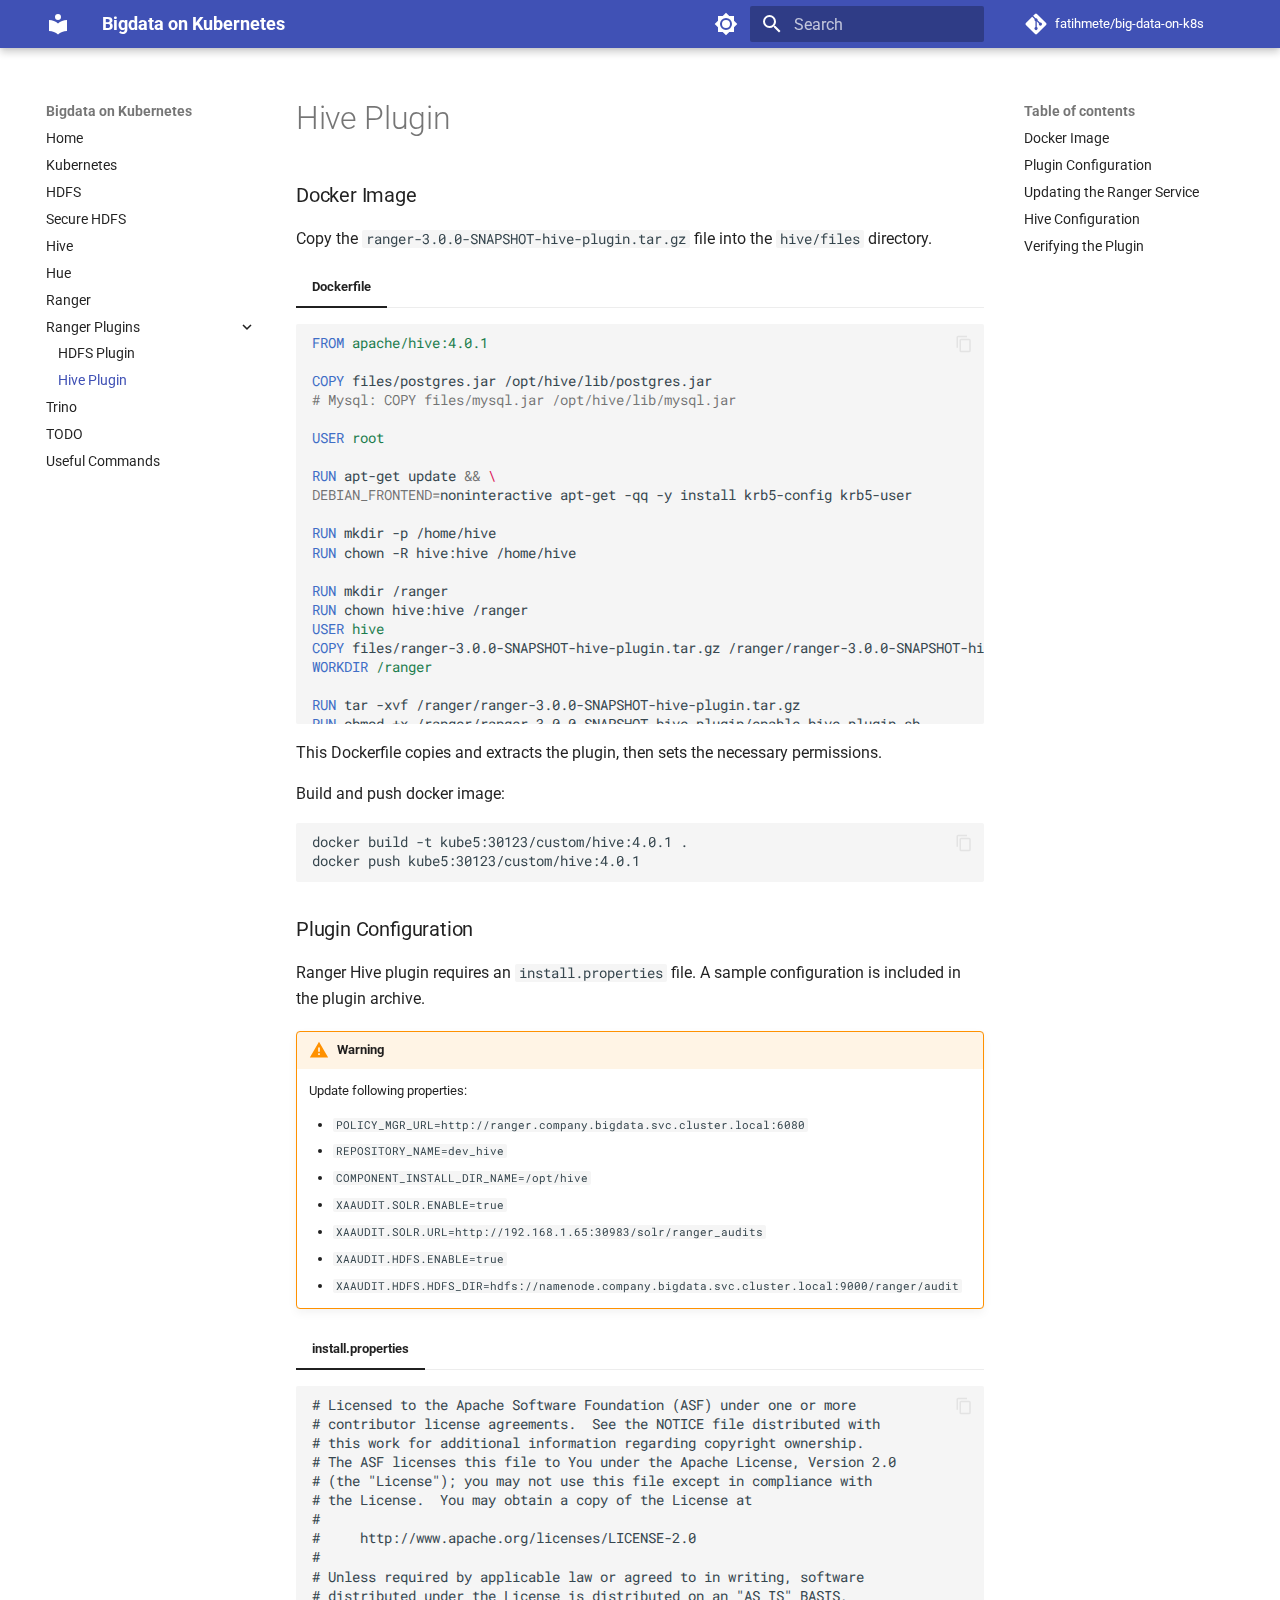
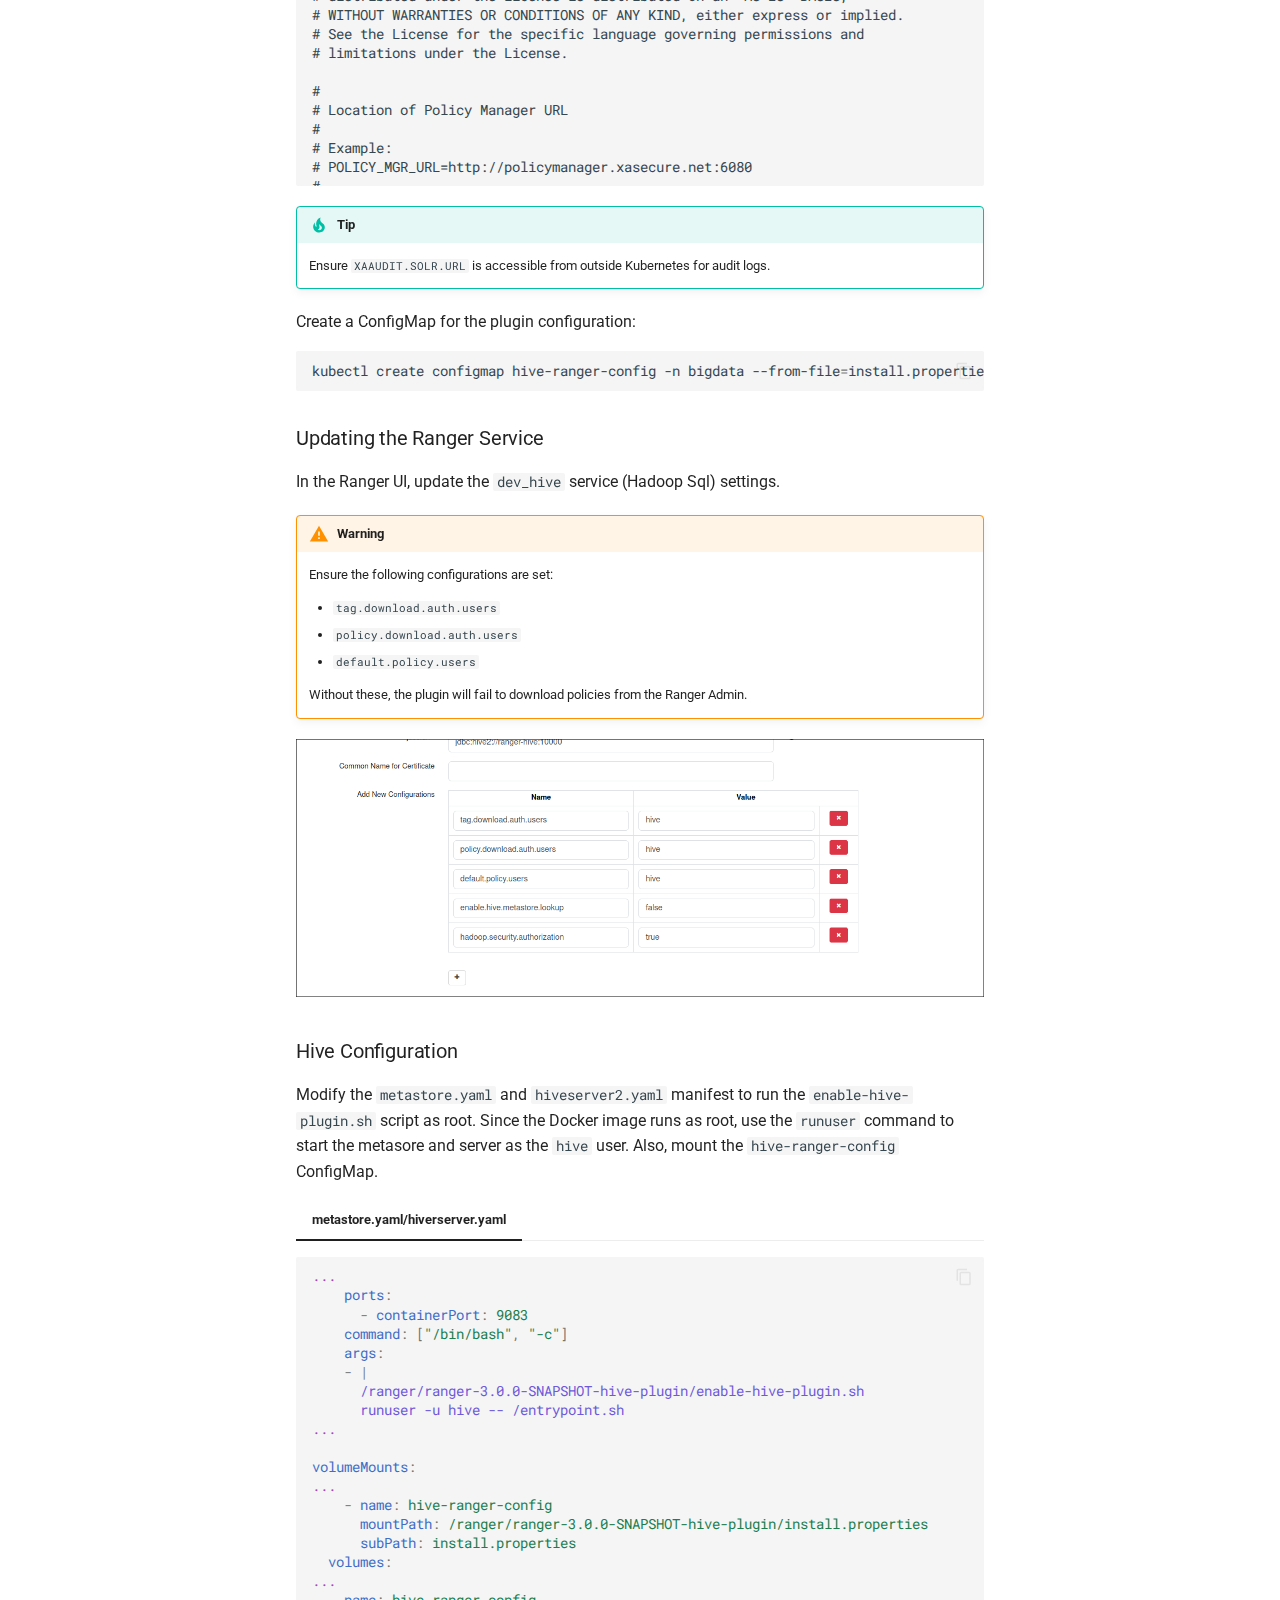
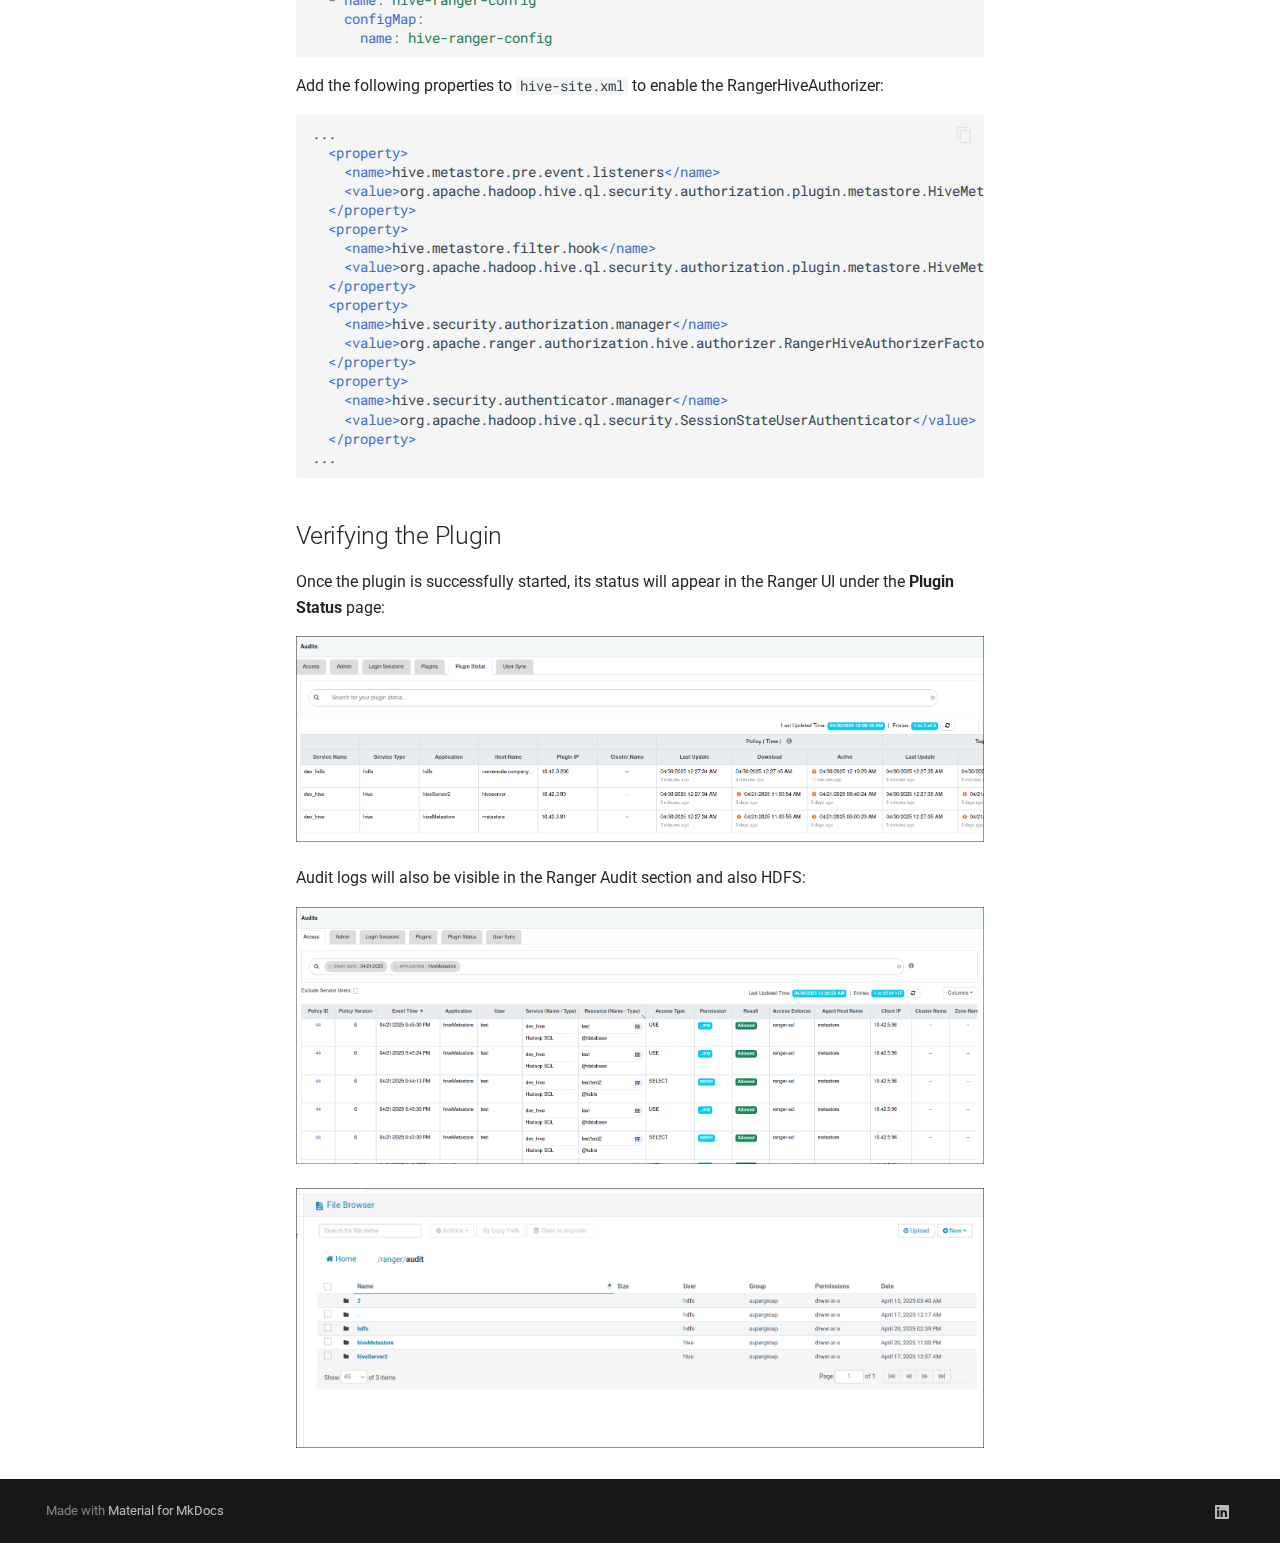
<file: big-data-on-kubernetes/ranger-hive-plugin/index.html>
<!doctype html>
<html lang="en" class="no-js">
  <head>
    
      <meta charset="utf-8">
      <meta name="viewport" content="width=device-width,initial-scale=1">
      
      
      
        <link rel="canonical" href="https://fatihmete.github.io/big-data-on-kubernetes/ranger-hive-plugin/">
      
      
        <link rel="prev" href="../ranger-hdfs-plugin/">
      
      
        <link rel="next" href="../trino/">
      
      
      <link rel="icon" href="../assets/images/favicon.png">
      <meta name="generator" content="mkdocs-1.6.1, mkdocs-material-9.6.11">
    
    
      
        <title>Hive Plugin - Bigdata on Kubernetes</title>
      
    
    
      <link rel="stylesheet" href="../assets/stylesheets/main.4af4bdda.min.css">
      
        
        <link rel="stylesheet" href="../assets/stylesheets/palette.06af60db.min.css">
      
      


    
    
      
    
    
      
        
        
        <link rel="preconnect" href="https://fonts.gstatic.com" crossorigin>
        <link rel="stylesheet" href="https://fonts.googleapis.com/css?family=Roboto:300,300i,400,400i,700,700i%7CRoboto+Mono:400,400i,700,700i&display=fallback">
        <style>:root{--md-text-font:"Roboto";--md-code-font:"Roboto Mono"}</style>
      
    
    
      <link rel="stylesheet" href="../custom-styles.css">
    
    <script>__md_scope=new URL("..",location),__md_hash=e=>[...e].reduce(((e,_)=>(e<<5)-e+_.charCodeAt(0)),0),__md_get=(e,_=localStorage,t=__md_scope)=>JSON.parse(_.getItem(t.pathname+"."+e)),__md_set=(e,_,t=localStorage,a=__md_scope)=>{try{t.setItem(a.pathname+"."+e,JSON.stringify(_))}catch(e){}}</script>
    
      

    
    
    
   <link href="../assets/stylesheets/glightbox.min.css" rel="stylesheet"/><style>
    html.glightbox-open { overflow: initial; height: 100%; }
    .gslide-title { margin-top: 0px; user-select: text; }
    .gslide-desc { color: #666; user-select: text; }
    .gslide-image img { background: white; }
    .gscrollbar-fixer { padding-right: 15px; }
    .gdesc-inner { font-size: 0.75rem; }
    body[data-md-color-scheme="slate"] .gdesc-inner { background: var(--md-default-bg-color);}
    body[data-md-color-scheme="slate"] .gslide-title { color: var(--md-default-fg-color);}
    body[data-md-color-scheme="slate"] .gslide-desc { color: var(--md-default-fg-color);}</style> <script src="../assets/javascripts/glightbox.min.js"></script></head>
  
  
    
    
      
    
    
    
    
    <body dir="ltr" data-md-color-scheme="default" data-md-color-primary="indigo" data-md-color-accent="indigo">
  
    
    <input class="md-toggle" data-md-toggle="drawer" type="checkbox" id="__drawer" autocomplete="off">
    <input class="md-toggle" data-md-toggle="search" type="checkbox" id="__search" autocomplete="off">
    <label class="md-overlay" for="__drawer"></label>
    <div data-md-component="skip">
      
        
        <a href="#hive-plugin" class="md-skip">
          Skip to content
        </a>
      
    </div>
    <div data-md-component="announce">
      
    </div>
    
    
      

  

<header class="md-header md-header--shadow" data-md-component="header">
  <nav class="md-header__inner md-grid" aria-label="Header">
    <a href=".." title="Bigdata on Kubernetes" class="md-header__button md-logo" aria-label="Bigdata on Kubernetes" data-md-component="logo">
      
  
  <svg xmlns="http://www.w3.org/2000/svg" viewBox="0 0 24 24"><path d="M12 8a3 3 0 0 0 3-3 3 3 0 0 0-3-3 3 3 0 0 0-3 3 3 3 0 0 0 3 3m0 3.54C9.64 9.35 6.5 8 3 8v11c3.5 0 6.64 1.35 9 3.54 2.36-2.19 5.5-3.54 9-3.54V8c-3.5 0-6.64 1.35-9 3.54"/></svg>

    </a>
    <label class="md-header__button md-icon" for="__drawer">
      
      <svg xmlns="http://www.w3.org/2000/svg" viewBox="0 0 24 24"><path d="M3 6h18v2H3zm0 5h18v2H3zm0 5h18v2H3z"/></svg>
    </label>
    <div class="md-header__title" data-md-component="header-title">
      <div class="md-header__ellipsis">
        <div class="md-header__topic">
          <span class="md-ellipsis">
            Bigdata on Kubernetes
          </span>
        </div>
        <div class="md-header__topic" data-md-component="header-topic">
          <span class="md-ellipsis">
            
              Hive Plugin
            
          </span>
        </div>
      </div>
    </div>
    
      
        <form class="md-header__option" data-md-component="palette">
  
    
    
    
    <input class="md-option" data-md-color-media="(prefers-color-scheme: light)" data-md-color-scheme="default" data-md-color-primary="indigo" data-md-color-accent="indigo"  aria-label="Switch to dark mode"  type="radio" name="__palette" id="__palette_0">
    
      <label class="md-header__button md-icon" title="Switch to dark mode" for="__palette_1" hidden>
        <svg xmlns="http://www.w3.org/2000/svg" viewBox="0 0 24 24"><path d="M12 8a4 4 0 0 0-4 4 4 4 0 0 0 4 4 4 4 0 0 0 4-4 4 4 0 0 0-4-4m0 10a6 6 0 0 1-6-6 6 6 0 0 1 6-6 6 6 0 0 1 6 6 6 6 0 0 1-6 6m8-9.31V4h-4.69L12 .69 8.69 4H4v4.69L.69 12 4 15.31V20h4.69L12 23.31 15.31 20H20v-4.69L23.31 12z"/></svg>
      </label>
    
  
    
    
    
    <input class="md-option" data-md-color-media="(prefers-color-scheme: dark)" data-md-color-scheme="slate" data-md-color-primary="indigo" data-md-color-accent="indigo"  aria-label="Switch to system preference"  type="radio" name="__palette" id="__palette_1">
    
      <label class="md-header__button md-icon" title="Switch to system preference" for="__palette_0" hidden>
        <svg xmlns="http://www.w3.org/2000/svg" viewBox="0 0 24 24"><path d="M12 18c-.89 0-1.74-.2-2.5-.55C11.56 16.5 13 14.42 13 12s-1.44-4.5-3.5-5.45C10.26 6.2 11.11 6 12 6a6 6 0 0 1 6 6 6 6 0 0 1-6 6m8-9.31V4h-4.69L12 .69 8.69 4H4v4.69L.69 12 4 15.31V20h4.69L12 23.31 15.31 20H20v-4.69L23.31 12z"/></svg>
      </label>
    
  
</form>
      
    
    
      <script>var palette=__md_get("__palette");if(palette&&palette.color){if("(prefers-color-scheme)"===palette.color.media){var media=matchMedia("(prefers-color-scheme: light)"),input=document.querySelector(media.matches?"[data-md-color-media='(prefers-color-scheme: light)']":"[data-md-color-media='(prefers-color-scheme: dark)']");palette.color.media=input.getAttribute("data-md-color-media"),palette.color.scheme=input.getAttribute("data-md-color-scheme"),palette.color.primary=input.getAttribute("data-md-color-primary"),palette.color.accent=input.getAttribute("data-md-color-accent")}for(var[key,value]of Object.entries(palette.color))document.body.setAttribute("data-md-color-"+key,value)}</script>
    
    
    
      
      
        <label class="md-header__button md-icon" for="__search">
          
          <svg xmlns="http://www.w3.org/2000/svg" viewBox="0 0 24 24"><path d="M9.5 3A6.5 6.5 0 0 1 16 9.5c0 1.61-.59 3.09-1.56 4.23l.27.27h.79l5 5-1.5 1.5-5-5v-.79l-.27-.27A6.52 6.52 0 0 1 9.5 16 6.5 6.5 0 0 1 3 9.5 6.5 6.5 0 0 1 9.5 3m0 2C7 5 5 7 5 9.5S7 14 9.5 14 14 12 14 9.5 12 5 9.5 5"/></svg>
        </label>
        <div class="md-search" data-md-component="search" role="dialog">
  <label class="md-search__overlay" for="__search"></label>
  <div class="md-search__inner" role="search">
    <form class="md-search__form" name="search">
      <input type="text" class="md-search__input" name="query" aria-label="Search" placeholder="Search" autocapitalize="off" autocorrect="off" autocomplete="off" spellcheck="false" data-md-component="search-query" required>
      <label class="md-search__icon md-icon" for="__search">
        
        <svg xmlns="http://www.w3.org/2000/svg" viewBox="0 0 24 24"><path d="M9.5 3A6.5 6.5 0 0 1 16 9.5c0 1.61-.59 3.09-1.56 4.23l.27.27h.79l5 5-1.5 1.5-5-5v-.79l-.27-.27A6.52 6.52 0 0 1 9.5 16 6.5 6.5 0 0 1 3 9.5 6.5 6.5 0 0 1 9.5 3m0 2C7 5 5 7 5 9.5S7 14 9.5 14 14 12 14 9.5 12 5 9.5 5"/></svg>
        
        <svg xmlns="http://www.w3.org/2000/svg" viewBox="0 0 24 24"><path d="M20 11v2H8l5.5 5.5-1.42 1.42L4.16 12l7.92-7.92L13.5 5.5 8 11z"/></svg>
      </label>
      <nav class="md-search__options" aria-label="Search">
        
        <button type="reset" class="md-search__icon md-icon" title="Clear" aria-label="Clear" tabindex="-1">
          
          <svg xmlns="http://www.w3.org/2000/svg" viewBox="0 0 24 24"><path d="M19 6.41 17.59 5 12 10.59 6.41 5 5 6.41 10.59 12 5 17.59 6.41 19 12 13.41 17.59 19 19 17.59 13.41 12z"/></svg>
        </button>
      </nav>
      
    </form>
    <div class="md-search__output">
      <div class="md-search__scrollwrap" tabindex="0" data-md-scrollfix>
        <div class="md-search-result" data-md-component="search-result">
          <div class="md-search-result__meta">
            Initializing search
          </div>
          <ol class="md-search-result__list" role="presentation"></ol>
        </div>
      </div>
    </div>
  </div>
</div>
      
    
    
      <div class="md-header__source">
        <a href="https://github.com/fatihmete/big-data-on-k8s" title="Go to repository" class="md-source" data-md-component="source">
  <div class="md-source__icon md-icon">
    
    <svg xmlns="http://www.w3.org/2000/svg" viewBox="0 0 448 512"><!--! Font Awesome Free 6.7.2 by @fontawesome - https://fontawesome.com License - https://fontawesome.com/license/free (Icons: CC BY 4.0, Fonts: SIL OFL 1.1, Code: MIT License) Copyright 2024 Fonticons, Inc.--><path d="M439.55 236.05 244 40.45a28.87 28.87 0 0 0-40.81 0l-40.66 40.63 51.52 51.52c27.06-9.14 52.68 16.77 43.39 43.68l49.66 49.66c34.23-11.8 61.18 31 35.47 56.69-26.49 26.49-70.21-2.87-56-37.34L240.22 199v121.85c25.3 12.54 22.26 41.85 9.08 55a34.34 34.34 0 0 1-48.55 0c-17.57-17.6-11.07-46.91 11.25-56v-123c-20.8-8.51-24.6-30.74-18.64-45L142.57 101 8.45 235.14a28.86 28.86 0 0 0 0 40.81l195.61 195.6a28.86 28.86 0 0 0 40.8 0l194.69-194.69a28.86 28.86 0 0 0 0-40.81"/></svg>
  </div>
  <div class="md-source__repository">
    fatihmete/big-data-on-k8s
  </div>
</a>
      </div>
    
  </nav>
  
</header>
    
    <div class="md-container" data-md-component="container">
      
      
        
          
        
      
      <main class="md-main" data-md-component="main">
        <div class="md-main__inner md-grid">
          
            
              
              <div class="md-sidebar md-sidebar--primary" data-md-component="sidebar" data-md-type="navigation" >
                <div class="md-sidebar__scrollwrap">
                  <div class="md-sidebar__inner">
                    



<nav class="md-nav md-nav--primary" aria-label="Navigation" data-md-level="0">
  <label class="md-nav__title" for="__drawer">
    <a href=".." title="Bigdata on Kubernetes" class="md-nav__button md-logo" aria-label="Bigdata on Kubernetes" data-md-component="logo">
      
  
  <svg xmlns="http://www.w3.org/2000/svg" viewBox="0 0 24 24"><path d="M12 8a3 3 0 0 0 3-3 3 3 0 0 0-3-3 3 3 0 0 0-3 3 3 3 0 0 0 3 3m0 3.54C9.64 9.35 6.5 8 3 8v11c3.5 0 6.64 1.35 9 3.54 2.36-2.19 5.5-3.54 9-3.54V8c-3.5 0-6.64 1.35-9 3.54"/></svg>

    </a>
    Bigdata on Kubernetes
  </label>
  
    <div class="md-nav__source">
      <a href="https://github.com/fatihmete/big-data-on-k8s" title="Go to repository" class="md-source" data-md-component="source">
  <div class="md-source__icon md-icon">
    
    <svg xmlns="http://www.w3.org/2000/svg" viewBox="0 0 448 512"><!--! Font Awesome Free 6.7.2 by @fontawesome - https://fontawesome.com License - https://fontawesome.com/license/free (Icons: CC BY 4.0, Fonts: SIL OFL 1.1, Code: MIT License) Copyright 2024 Fonticons, Inc.--><path d="M439.55 236.05 244 40.45a28.87 28.87 0 0 0-40.81 0l-40.66 40.63 51.52 51.52c27.06-9.14 52.68 16.77 43.39 43.68l49.66 49.66c34.23-11.8 61.18 31 35.47 56.69-26.49 26.49-70.21-2.87-56-37.34L240.22 199v121.85c25.3 12.54 22.26 41.85 9.08 55a34.34 34.34 0 0 1-48.55 0c-17.57-17.6-11.07-46.91 11.25-56v-123c-20.8-8.51-24.6-30.74-18.64-45L142.57 101 8.45 235.14a28.86 28.86 0 0 0 0 40.81l195.61 195.6a28.86 28.86 0 0 0 40.8 0l194.69-194.69a28.86 28.86 0 0 0 0-40.81"/></svg>
  </div>
  <div class="md-source__repository">
    fatihmete/big-data-on-k8s
  </div>
</a>
    </div>
  
  <ul class="md-nav__list" data-md-scrollfix>
    
      
      
  
  
  
  
    <li class="md-nav__item">
      <a href=".." class="md-nav__link">
        
  
  
  <span class="md-ellipsis">
    Home
    
  </span>
  

      </a>
    </li>
  

    
      
      
  
  
  
  
    <li class="md-nav__item">
      <a href="../kubernetes/" class="md-nav__link">
        
  
  
  <span class="md-ellipsis">
    Kubernetes
    
  </span>
  

      </a>
    </li>
  

    
      
      
  
  
  
  
    <li class="md-nav__item">
      <a href="../hdfs/" class="md-nav__link">
        
  
  
  <span class="md-ellipsis">
    HDFS
    
  </span>
  

      </a>
    </li>
  

    
      
      
  
  
  
  
    <li class="md-nav__item">
      <a href="../secure-hdfs/" class="md-nav__link">
        
  
  
  <span class="md-ellipsis">
    Secure HDFS
    
  </span>
  

      </a>
    </li>
  

    
      
      
  
  
  
  
    <li class="md-nav__item">
      <a href="../hive/" class="md-nav__link">
        
  
  
  <span class="md-ellipsis">
    Hive
    
  </span>
  

      </a>
    </li>
  

    
      
      
  
  
  
  
    <li class="md-nav__item">
      <a href="../hue/" class="md-nav__link">
        
  
  
  <span class="md-ellipsis">
    Hue
    
  </span>
  

      </a>
    </li>
  

    
      
      
  
  
  
  
    <li class="md-nav__item">
      <a href="../ranger/" class="md-nav__link">
        
  
  
  <span class="md-ellipsis">
    Ranger
    
  </span>
  

      </a>
    </li>
  

    
      
      
  
  
    
  
  
  
    
    
    
    
    
    <li class="md-nav__item md-nav__item--active md-nav__item--nested">
      
        
        
        <input class="md-nav__toggle md-toggle " type="checkbox" id="__nav_8" checked>
        
          
          <label class="md-nav__link" for="__nav_8" id="__nav_8_label" tabindex="0">
            
  
  
  <span class="md-ellipsis">
    Ranger Plugins
    
  </span>
  

            <span class="md-nav__icon md-icon"></span>
          </label>
        
        <nav class="md-nav" data-md-level="1" aria-labelledby="__nav_8_label" aria-expanded="true">
          <label class="md-nav__title" for="__nav_8">
            <span class="md-nav__icon md-icon"></span>
            Ranger Plugins
          </label>
          <ul class="md-nav__list" data-md-scrollfix>
            
              
                
  
  
  
  
    <li class="md-nav__item">
      <a href="../ranger-hdfs-plugin/" class="md-nav__link">
        
  
  
  <span class="md-ellipsis">
    HDFS Plugin
    
  </span>
  

      </a>
    </li>
  

              
            
              
                
  
  
    
  
  
  
    <li class="md-nav__item md-nav__item--active">
      
      <input class="md-nav__toggle md-toggle" type="checkbox" id="__toc">
      
      
        
      
      
        <label class="md-nav__link md-nav__link--active" for="__toc">
          
  
  
  <span class="md-ellipsis">
    Hive Plugin
    
  </span>
  

          <span class="md-nav__icon md-icon"></span>
        </label>
      
      <a href="./" class="md-nav__link md-nav__link--active">
        
  
  
  <span class="md-ellipsis">
    Hive Plugin
    
  </span>
  

      </a>
      
        

<nav class="md-nav md-nav--secondary" aria-label="Table of contents">
  
  
  
    
  
  
    <label class="md-nav__title" for="__toc">
      <span class="md-nav__icon md-icon"></span>
      Table of contents
    </label>
    <ul class="md-nav__list" data-md-component="toc" data-md-scrollfix>
      
        <li class="md-nav__item">
  <a href="#docker-image" class="md-nav__link">
    <span class="md-ellipsis">
      Docker Image
    </span>
  </a>
  
</li>
      
        <li class="md-nav__item">
  <a href="#plugin-configuration" class="md-nav__link">
    <span class="md-ellipsis">
      Plugin Configuration
    </span>
  </a>
  
</li>
      
        <li class="md-nav__item">
  <a href="#updating-the-ranger-service" class="md-nav__link">
    <span class="md-ellipsis">
      Updating the Ranger Service
    </span>
  </a>
  
</li>
      
        <li class="md-nav__item">
  <a href="#hive-configuration" class="md-nav__link">
    <span class="md-ellipsis">
      Hive Configuration
    </span>
  </a>
  
</li>
      
        <li class="md-nav__item">
  <a href="#verifying-the-plugin" class="md-nav__link">
    <span class="md-ellipsis">
      Verifying the Plugin
    </span>
  </a>
  
</li>
      
    </ul>
  
</nav>
      
    </li>
  

              
            
          </ul>
        </nav>
      
    </li>
  

    
      
      
  
  
  
  
    <li class="md-nav__item">
      <a href="../trino/" class="md-nav__link">
        
  
  
  <span class="md-ellipsis">
    Trino
    
  </span>
  

      </a>
    </li>
  

    
      
      
  
  
  
  
    <li class="md-nav__item">
      <a href="../todo/" class="md-nav__link">
        
  
  
  <span class="md-ellipsis">
    TODO
    
  </span>
  

      </a>
    </li>
  

    
      
      
  
  
  
  
    <li class="md-nav__item">
      <a href="../useful-commands/" class="md-nav__link">
        
  
  
  <span class="md-ellipsis">
    Useful Commands
    
  </span>
  

      </a>
    </li>
  

    
  </ul>
</nav>
                  </div>
                </div>
              </div>
            
            
              
              <div class="md-sidebar md-sidebar--secondary" data-md-component="sidebar" data-md-type="toc" >
                <div class="md-sidebar__scrollwrap">
                  <div class="md-sidebar__inner">
                    

<nav class="md-nav md-nav--secondary" aria-label="Table of contents">
  
  
  
    
  
  
    <label class="md-nav__title" for="__toc">
      <span class="md-nav__icon md-icon"></span>
      Table of contents
    </label>
    <ul class="md-nav__list" data-md-component="toc" data-md-scrollfix>
      
        <li class="md-nav__item">
  <a href="#docker-image" class="md-nav__link">
    <span class="md-ellipsis">
      Docker Image
    </span>
  </a>
  
</li>
      
        <li class="md-nav__item">
  <a href="#plugin-configuration" class="md-nav__link">
    <span class="md-ellipsis">
      Plugin Configuration
    </span>
  </a>
  
</li>
      
        <li class="md-nav__item">
  <a href="#updating-the-ranger-service" class="md-nav__link">
    <span class="md-ellipsis">
      Updating the Ranger Service
    </span>
  </a>
  
</li>
      
        <li class="md-nav__item">
  <a href="#hive-configuration" class="md-nav__link">
    <span class="md-ellipsis">
      Hive Configuration
    </span>
  </a>
  
</li>
      
        <li class="md-nav__item">
  <a href="#verifying-the-plugin" class="md-nav__link">
    <span class="md-ellipsis">
      Verifying the Plugin
    </span>
  </a>
  
</li>
      
    </ul>
  
</nav>
                  </div>
                </div>
              </div>
            
          
          
            <div class="md-content" data-md-component="content">
              <article class="md-content__inner md-typeset">
                
                  


  
  


<h1 id="hive-plugin">Hive Plugin</h1>
<h3 id="docker-image">Docker Image</h3>
<p>Copy the <code>ranger-3.0.0-SNAPSHOT-hive-plugin.tar.gz</code> file into the <code>hive/files</code> directory.</p>
<div class="tabbed-set tabbed-alternate" data-tabs="1:1"><input checked="checked" id="__tabbed_1_1" name="__tabbed_1" type="radio" /><div class="tabbed-labels"><label for="__tabbed_1_1">Dockerfile</label></div>
<div class="tabbed-content">
<div class="tabbed-block"></div>
</div>
</div>
<p><div class="language-dockerfile highlight"><pre><span></span><code><span id="__span-0-1"><a id="__codelineno-0-1" name="__codelineno-0-1" href="#__codelineno-0-1"></a><span class="k">FROM</span><span class="w"> </span><span class="s">apache/hive:4.0.1</span>
</span><span id="__span-0-2"><a id="__codelineno-0-2" name="__codelineno-0-2" href="#__codelineno-0-2"></a>
</span><span id="__span-0-3"><a id="__codelineno-0-3" name="__codelineno-0-3" href="#__codelineno-0-3"></a><span class="k">COPY</span><span class="w"> </span>files/postgres.jar<span class="w"> </span>/opt/hive/lib/postgres.jar
</span><span id="__span-0-4"><a id="__codelineno-0-4" name="__codelineno-0-4" href="#__codelineno-0-4"></a><span class="c"># Mysql: COPY files/mysql.jar /opt/hive/lib/mysql.jar</span>
</span><span id="__span-0-5"><a id="__codelineno-0-5" name="__codelineno-0-5" href="#__codelineno-0-5"></a>
</span><span id="__span-0-6"><a id="__codelineno-0-6" name="__codelineno-0-6" href="#__codelineno-0-6"></a><span class="k">USER</span><span class="w"> </span><span class="s">root</span>
</span><span id="__span-0-7"><a id="__codelineno-0-7" name="__codelineno-0-7" href="#__codelineno-0-7"></a>
</span><span id="__span-0-8"><a id="__codelineno-0-8" name="__codelineno-0-8" href="#__codelineno-0-8"></a><span class="k">RUN</span><span class="w"> </span>apt-get<span class="w"> </span>update<span class="w"> </span><span class="o">&amp;&amp;</span><span class="w"> </span><span class="se">\</span>
</span><span id="__span-0-9"><a id="__codelineno-0-9" name="__codelineno-0-9" href="#__codelineno-0-9"></a><span class="nv">DEBIAN_FRONTEND</span><span class="o">=</span>noninteractive<span class="w"> </span>apt-get<span class="w"> </span>-qq<span class="w"> </span>-y<span class="w"> </span>install<span class="w"> </span>krb5-config<span class="w"> </span>krb5-user
</span><span id="__span-0-10"><a id="__codelineno-0-10" name="__codelineno-0-10" href="#__codelineno-0-10"></a>
</span><span id="__span-0-11"><a id="__codelineno-0-11" name="__codelineno-0-11" href="#__codelineno-0-11"></a><span class="k">RUN</span><span class="w"> </span>mkdir<span class="w"> </span>-p<span class="w"> </span>/home/hive
</span><span id="__span-0-12"><a id="__codelineno-0-12" name="__codelineno-0-12" href="#__codelineno-0-12"></a><span class="k">RUN</span><span class="w"> </span>chown<span class="w"> </span>-R<span class="w"> </span>hive:hive<span class="w"> </span>/home/hive
</span><span id="__span-0-13"><a id="__codelineno-0-13" name="__codelineno-0-13" href="#__codelineno-0-13"></a>
</span><span id="__span-0-14"><a id="__codelineno-0-14" name="__codelineno-0-14" href="#__codelineno-0-14"></a><span class="k">RUN</span><span class="w"> </span>mkdir<span class="w"> </span>/ranger
</span><span id="__span-0-15"><a id="__codelineno-0-15" name="__codelineno-0-15" href="#__codelineno-0-15"></a><span class="k">RUN</span><span class="w"> </span>chown<span class="w"> </span>hive:hive<span class="w"> </span>/ranger
</span><span id="__span-0-16"><a id="__codelineno-0-16" name="__codelineno-0-16" href="#__codelineno-0-16"></a><span class="k">USER</span><span class="w"> </span><span class="s">hive</span>
</span><span id="__span-0-17"><a id="__codelineno-0-17" name="__codelineno-0-17" href="#__codelineno-0-17"></a><span class="k">COPY</span><span class="w"> </span>files/ranger-3.0.0-SNAPSHOT-hive-plugin.tar.gz<span class="w"> </span>/ranger/ranger-3.0.0-SNAPSHOT-hive-plugin.tar.gz
</span><span id="__span-0-18"><a id="__codelineno-0-18" name="__codelineno-0-18" href="#__codelineno-0-18"></a><span class="k">WORKDIR</span><span class="w"> </span><span class="s">/ranger</span>
</span><span id="__span-0-19"><a id="__codelineno-0-19" name="__codelineno-0-19" href="#__codelineno-0-19"></a>
</span><span id="__span-0-20"><a id="__codelineno-0-20" name="__codelineno-0-20" href="#__codelineno-0-20"></a><span class="k">RUN</span><span class="w"> </span>tar<span class="w"> </span>-xvf<span class="w"> </span>/ranger/ranger-3.0.0-SNAPSHOT-hive-plugin.tar.gz
</span><span id="__span-0-21"><a id="__codelineno-0-21" name="__codelineno-0-21" href="#__codelineno-0-21"></a><span class="k">RUN</span><span class="w"> </span>chmod<span class="w"> </span>+x<span class="w"> </span>/ranger/ranger-3.0.0-SNAPSHOT-hive-plugin/enable-hive-plugin.sh
</span><span id="__span-0-22"><a id="__codelineno-0-22" name="__codelineno-0-22" href="#__codelineno-0-22"></a>
</span><span id="__span-0-23"><a id="__codelineno-0-23" name="__codelineno-0-23" href="#__codelineno-0-23"></a><span class="k">RUN</span><span class="w"> </span>mkdir<span class="w"> </span>-p<span class="w"> </span>/var/log/hive/audit/solr/spool
</span><span id="__span-0-24"><a id="__codelineno-0-24" name="__codelineno-0-24" href="#__codelineno-0-24"></a><span class="k">RUN</span><span class="w"> </span>chown<span class="w"> </span>-R<span class="w"> </span>hive:root<span class="w"> </span>/var/log/hive/audit/solr/spool
</span><span id="__span-0-25"><a id="__codelineno-0-25" name="__codelineno-0-25" href="#__codelineno-0-25"></a><span class="k">WORKDIR</span><span class="w"> </span><span class="s">/opt/hive</span>
</span><span id="__span-0-26"><a id="__codelineno-0-26" name="__codelineno-0-26" href="#__codelineno-0-26"></a>
</span><span id="__span-0-27"><a id="__codelineno-0-27" name="__codelineno-0-27" href="#__codelineno-0-27"></a><span class="k">USER</span><span class="w"> </span><span class="s">root</span>
</span></code></pre></div>
This Dockerfile copies and extracts the plugin, then sets the necessary permissions.</p>
<p>Build and push docker image:
<div class="language-bash highlight"><pre><span></span><code><span id="__span-1-1"><a id="__codelineno-1-1" name="__codelineno-1-1" href="#__codelineno-1-1"></a>docker<span class="w"> </span>build<span class="w"> </span>-t<span class="w"> </span>kube5:30123/custom/hive:4.0.1<span class="w"> </span>.
</span><span id="__span-1-2"><a id="__codelineno-1-2" name="__codelineno-1-2" href="#__codelineno-1-2"></a>docker<span class="w"> </span>push<span class="w"> </span>kube5:30123/custom/hive:4.0.1
</span></code></pre></div></p>
<h3 id="plugin-configuration">Plugin Configuration</h3>
<p>Ranger Hive plugin requires an <code>install.properties</code> file. A sample configuration is included in the plugin archive.</p>
<div class="admonition warning">
<p class="admonition-title">Warning</p>
<p>Update following properties:</p>
<ul>
<li><code>POLICY_MGR_URL=http://ranger.company.bigdata.svc.cluster.local:6080</code></li>
<li><code>REPOSITORY_NAME=dev_hive</code></li>
<li><code>COMPONENT_INSTALL_DIR_NAME=/opt/hive</code></li>
<li><code>XAAUDIT.SOLR.ENABLE=true</code></li>
<li><code>XAAUDIT.SOLR.URL=http://192.168.1.65:30983/solr/ranger_audits</code></li>
<li><code>XAAUDIT.HDFS.ENABLE=true</code></li>
<li><code>XAAUDIT.HDFS.HDFS_DIR=hdfs://namenode.company.bigdata.svc.cluster.local:9000/ranger/audit</code></li>
</ul>
</div>
<div class="tabbed-set tabbed-alternate" data-tabs="2:1"><input checked="checked" id="__tabbed_2_1" name="__tabbed_2" type="radio" /><div class="tabbed-labels"><label for="__tabbed_2_1">install.properties</label></div>
<div class="tabbed-content">
<div class="tabbed-block"></div>
</div>
</div>
<div class="language-text highlight"><pre><span></span><code><span id="__span-2-1"><a id="__codelineno-2-1" name="__codelineno-2-1" href="#__codelineno-2-1"></a># Licensed to the Apache Software Foundation (ASF) under one or more
</span><span id="__span-2-2"><a id="__codelineno-2-2" name="__codelineno-2-2" href="#__codelineno-2-2"></a># contributor license agreements.  See the NOTICE file distributed with
</span><span id="__span-2-3"><a id="__codelineno-2-3" name="__codelineno-2-3" href="#__codelineno-2-3"></a># this work for additional information regarding copyright ownership.
</span><span id="__span-2-4"><a id="__codelineno-2-4" name="__codelineno-2-4" href="#__codelineno-2-4"></a># The ASF licenses this file to You under the Apache License, Version 2.0
</span><span id="__span-2-5"><a id="__codelineno-2-5" name="__codelineno-2-5" href="#__codelineno-2-5"></a># (the &quot;License&quot;); you may not use this file except in compliance with
</span><span id="__span-2-6"><a id="__codelineno-2-6" name="__codelineno-2-6" href="#__codelineno-2-6"></a># the License.  You may obtain a copy of the License at
</span><span id="__span-2-7"><a id="__codelineno-2-7" name="__codelineno-2-7" href="#__codelineno-2-7"></a>#
</span><span id="__span-2-8"><a id="__codelineno-2-8" name="__codelineno-2-8" href="#__codelineno-2-8"></a>#     http://www.apache.org/licenses/LICENSE-2.0
</span><span id="__span-2-9"><a id="__codelineno-2-9" name="__codelineno-2-9" href="#__codelineno-2-9"></a>#
</span><span id="__span-2-10"><a id="__codelineno-2-10" name="__codelineno-2-10" href="#__codelineno-2-10"></a># Unless required by applicable law or agreed to in writing, software
</span><span id="__span-2-11"><a id="__codelineno-2-11" name="__codelineno-2-11" href="#__codelineno-2-11"></a># distributed under the License is distributed on an &quot;AS IS&quot; BASIS,
</span><span id="__span-2-12"><a id="__codelineno-2-12" name="__codelineno-2-12" href="#__codelineno-2-12"></a># WITHOUT WARRANTIES OR CONDITIONS OF ANY KIND, either express or implied.
</span><span id="__span-2-13"><a id="__codelineno-2-13" name="__codelineno-2-13" href="#__codelineno-2-13"></a># See the License for the specific language governing permissions and
</span><span id="__span-2-14"><a id="__codelineno-2-14" name="__codelineno-2-14" href="#__codelineno-2-14"></a># limitations under the License.
</span><span id="__span-2-15"><a id="__codelineno-2-15" name="__codelineno-2-15" href="#__codelineno-2-15"></a>
</span><span id="__span-2-16"><a id="__codelineno-2-16" name="__codelineno-2-16" href="#__codelineno-2-16"></a>#
</span><span id="__span-2-17"><a id="__codelineno-2-17" name="__codelineno-2-17" href="#__codelineno-2-17"></a># Location of Policy Manager URL  
</span><span id="__span-2-18"><a id="__codelineno-2-18" name="__codelineno-2-18" href="#__codelineno-2-18"></a>#
</span><span id="__span-2-19"><a id="__codelineno-2-19" name="__codelineno-2-19" href="#__codelineno-2-19"></a># Example:
</span><span id="__span-2-20"><a id="__codelineno-2-20" name="__codelineno-2-20" href="#__codelineno-2-20"></a># POLICY_MGR_URL=http://policymanager.xasecure.net:6080
</span><span id="__span-2-21"><a id="__codelineno-2-21" name="__codelineno-2-21" href="#__codelineno-2-21"></a>#
</span><span id="__span-2-22"><a id="__codelineno-2-22" name="__codelineno-2-22" href="#__codelineno-2-22"></a>POLICY_MGR_URL=http://ranger.company.bigdata.svc.cluster.local:6080
</span><span id="__span-2-23"><a id="__codelineno-2-23" name="__codelineno-2-23" href="#__codelineno-2-23"></a>
</span><span id="__span-2-24"><a id="__codelineno-2-24" name="__codelineno-2-24" href="#__codelineno-2-24"></a>#
</span><span id="__span-2-25"><a id="__codelineno-2-25" name="__codelineno-2-25" href="#__codelineno-2-25"></a># This is the repository name created within policy manager
</span><span id="__span-2-26"><a id="__codelineno-2-26" name="__codelineno-2-26" href="#__codelineno-2-26"></a>#
</span><span id="__span-2-27"><a id="__codelineno-2-27" name="__codelineno-2-27" href="#__codelineno-2-27"></a># Example:
</span><span id="__span-2-28"><a id="__codelineno-2-28" name="__codelineno-2-28" href="#__codelineno-2-28"></a># REPOSITORY_NAME=hivedev
</span><span id="__span-2-29"><a id="__codelineno-2-29" name="__codelineno-2-29" href="#__codelineno-2-29"></a>#
</span><span id="__span-2-30"><a id="__codelineno-2-30" name="__codelineno-2-30" href="#__codelineno-2-30"></a>REPOSITORY_NAME=dev_hive
</span><span id="__span-2-31"><a id="__codelineno-2-31" name="__codelineno-2-31" href="#__codelineno-2-31"></a>
</span><span id="__span-2-32"><a id="__codelineno-2-32" name="__codelineno-2-32" href="#__codelineno-2-32"></a>#
</span><span id="__span-2-33"><a id="__codelineno-2-33" name="__codelineno-2-33" href="#__codelineno-2-33"></a># Hive installation directory
</span><span id="__span-2-34"><a id="__codelineno-2-34" name="__codelineno-2-34" href="#__codelineno-2-34"></a>#
</span><span id="__span-2-35"><a id="__codelineno-2-35" name="__codelineno-2-35" href="#__codelineno-2-35"></a># Example:
</span><span id="__span-2-36"><a id="__codelineno-2-36" name="__codelineno-2-36" href="#__codelineno-2-36"></a># COMPONENT_INSTALL_DIR_NAME=/var/local/apache-hive-2.1.0-bin
</span><span id="__span-2-37"><a id="__codelineno-2-37" name="__codelineno-2-37" href="#__codelineno-2-37"></a>#
</span><span id="__span-2-38"><a id="__codelineno-2-38" name="__codelineno-2-38" href="#__codelineno-2-38"></a>COMPONENT_INSTALL_DIR_NAME=/opt/hive
</span><span id="__span-2-39"><a id="__codelineno-2-39" name="__codelineno-2-39" href="#__codelineno-2-39"></a>
</span><span id="__span-2-40"><a id="__codelineno-2-40" name="__codelineno-2-40" href="#__codelineno-2-40"></a># AUDIT configuration with V3 properties
</span><span id="__span-2-41"><a id="__codelineno-2-41" name="__codelineno-2-41" href="#__codelineno-2-41"></a>
</span><span id="__span-2-42"><a id="__codelineno-2-42" name="__codelineno-2-42" href="#__codelineno-2-42"></a># Enable audit logs to Solr
</span><span id="__span-2-43"><a id="__codelineno-2-43" name="__codelineno-2-43" href="#__codelineno-2-43"></a>#Example
</span><span id="__span-2-44"><a id="__codelineno-2-44" name="__codelineno-2-44" href="#__codelineno-2-44"></a>#XAAUDIT.SOLR.ENABLE=true
</span><span id="__span-2-45"><a id="__codelineno-2-45" name="__codelineno-2-45" href="#__codelineno-2-45"></a>#XAAUDIT.SOLR.URL=http://localhost:6083/solr/ranger_audits
</span><span id="__span-2-46"><a id="__codelineno-2-46" name="__codelineno-2-46" href="#__codelineno-2-46"></a>#XAAUDIT.SOLR.ZOOKEEPER=
</span><span id="__span-2-47"><a id="__codelineno-2-47" name="__codelineno-2-47" href="#__codelineno-2-47"></a>#XAAUDIT.SOLR.FILE_SPOOL_DIR=/var/log/hive/audit/solr/spool
</span><span id="__span-2-48"><a id="__codelineno-2-48" name="__codelineno-2-48" href="#__codelineno-2-48"></a>
</span><span id="__span-2-49"><a id="__codelineno-2-49" name="__codelineno-2-49" href="#__codelineno-2-49"></a>XAAUDIT.SOLR.ENABLE=true
</span><span id="__span-2-50"><a id="__codelineno-2-50" name="__codelineno-2-50" href="#__codelineno-2-50"></a>XAAUDIT.SOLR.URL=http://192.168.1.65:30983/solr/ranger_audits
</span><span id="__span-2-51"><a id="__codelineno-2-51" name="__codelineno-2-51" href="#__codelineno-2-51"></a>XAAUDIT.SOLR.USER=NONE
</span><span id="__span-2-52"><a id="__codelineno-2-52" name="__codelineno-2-52" href="#__codelineno-2-52"></a>XAAUDIT.SOLR.PASSWORD=NONE
</span><span id="__span-2-53"><a id="__codelineno-2-53" name="__codelineno-2-53" href="#__codelineno-2-53"></a>XAAUDIT.SOLR.ZOOKEEPER=NONE
</span><span id="__span-2-54"><a id="__codelineno-2-54" name="__codelineno-2-54" href="#__codelineno-2-54"></a>XAAUDIT.SOLR.FILE_SPOOL_DIR=/var/log/hive/audit/solr/spool
</span><span id="__span-2-55"><a id="__codelineno-2-55" name="__codelineno-2-55" href="#__codelineno-2-55"></a>
</span><span id="__span-2-56"><a id="__codelineno-2-56" name="__codelineno-2-56" href="#__codelineno-2-56"></a># Enable audit logs to ElasticSearch
</span><span id="__span-2-57"><a id="__codelineno-2-57" name="__codelineno-2-57" href="#__codelineno-2-57"></a>#Example
</span><span id="__span-2-58"><a id="__codelineno-2-58" name="__codelineno-2-58" href="#__codelineno-2-58"></a>#XAAUDIT.ELASTICSEARCH.ENABLE=true
</span><span id="__span-2-59"><a id="__codelineno-2-59" name="__codelineno-2-59" href="#__codelineno-2-59"></a>#XAAUDIT.ELASTICSEARCH.URL=localhost
</span><span id="__span-2-60"><a id="__codelineno-2-60" name="__codelineno-2-60" href="#__codelineno-2-60"></a>#XAAUDIT.ELASTICSEARCH.INDEX=audit
</span><span id="__span-2-61"><a id="__codelineno-2-61" name="__codelineno-2-61" href="#__codelineno-2-61"></a>
</span><span id="__span-2-62"><a id="__codelineno-2-62" name="__codelineno-2-62" href="#__codelineno-2-62"></a>XAAUDIT.ELASTICSEARCH.ENABLE=false
</span><span id="__span-2-63"><a id="__codelineno-2-63" name="__codelineno-2-63" href="#__codelineno-2-63"></a>XAAUDIT.ELASTICSEARCH.URL=NONE
</span><span id="__span-2-64"><a id="__codelineno-2-64" name="__codelineno-2-64" href="#__codelineno-2-64"></a>XAAUDIT.ELASTICSEARCH.USER=NONE
</span><span id="__span-2-65"><a id="__codelineno-2-65" name="__codelineno-2-65" href="#__codelineno-2-65"></a>XAAUDIT.ELASTICSEARCH.PASSWORD=NONE
</span><span id="__span-2-66"><a id="__codelineno-2-66" name="__codelineno-2-66" href="#__codelineno-2-66"></a>XAAUDIT.ELASTICSEARCH.INDEX=NONE
</span><span id="__span-2-67"><a id="__codelineno-2-67" name="__codelineno-2-67" href="#__codelineno-2-67"></a>XAAUDIT.ELASTICSEARCH.PORT=NONE
</span><span id="__span-2-68"><a id="__codelineno-2-68" name="__codelineno-2-68" href="#__codelineno-2-68"></a>XAAUDIT.ELASTICSEARCH.PROTOCOL=NONE
</span><span id="__span-2-69"><a id="__codelineno-2-69" name="__codelineno-2-69" href="#__codelineno-2-69"></a>
</span><span id="__span-2-70"><a id="__codelineno-2-70" name="__codelineno-2-70" href="#__codelineno-2-70"></a># Enable audit logs to HDFS
</span><span id="__span-2-71"><a id="__codelineno-2-71" name="__codelineno-2-71" href="#__codelineno-2-71"></a>#Example
</span><span id="__span-2-72"><a id="__codelineno-2-72" name="__codelineno-2-72" href="#__codelineno-2-72"></a>#XAAUDIT.HDFS.ENABLE=true
</span><span id="__span-2-73"><a id="__codelineno-2-73" name="__codelineno-2-73" href="#__codelineno-2-73"></a>#XAAUDIT.HDFS.HDFS_DIR=hdfs://node-1.example.com:8020/ranger/audit
</span><span id="__span-2-74"><a id="__codelineno-2-74" name="__codelineno-2-74" href="#__codelineno-2-74"></a>#  If using Azure Blob Storage
</span><span id="__span-2-75"><a id="__codelineno-2-75" name="__codelineno-2-75" href="#__codelineno-2-75"></a>#XAAUDIT.HDFS.HDFS_DIR=wasb[s]://&lt;containername&gt;@&lt;accountname&gt;.blob.core.windows.net/&lt;path&gt;
</span><span id="__span-2-76"><a id="__codelineno-2-76" name="__codelineno-2-76" href="#__codelineno-2-76"></a>#XAAUDIT.HDFS.HDFS_DIR=wasb://ranger_audit_container@my-azure-account.blob.core.windows.net/ranger/audit
</span><span id="__span-2-77"><a id="__codelineno-2-77" name="__codelineno-2-77" href="#__codelineno-2-77"></a>#XAAUDIT.HDFS.FILE_SPOOL_DIR=/var/log/hive/audit/hdfs/spool
</span><span id="__span-2-78"><a id="__codelineno-2-78" name="__codelineno-2-78" href="#__codelineno-2-78"></a>
</span><span id="__span-2-79"><a id="__codelineno-2-79" name="__codelineno-2-79" href="#__codelineno-2-79"></a>XAAUDIT.HDFS.ENABLE=true
</span><span id="__span-2-80"><a id="__codelineno-2-80" name="__codelineno-2-80" href="#__codelineno-2-80"></a>XAAUDIT.HDFS.HDFS_DIR=hdfs://namenode.company.bigdata.svc.cluster.local:9000/ranger/audit
</span><span id="__span-2-81"><a id="__codelineno-2-81" name="__codelineno-2-81" href="#__codelineno-2-81"></a>XAAUDIT.HDFS.FILE_SPOOL_DIR=/var/log/hive/audit/hdfs/spool
</span><span id="__span-2-82"><a id="__codelineno-2-82" name="__codelineno-2-82" href="#__codelineno-2-82"></a>
</span><span id="__span-2-83"><a id="__codelineno-2-83" name="__codelineno-2-83" href="#__codelineno-2-83"></a># Following additional propertis are needed When auditing to Azure Blob Storage via HDFS
</span><span id="__span-2-84"><a id="__codelineno-2-84" name="__codelineno-2-84" href="#__codelineno-2-84"></a># Get these values from your /etc/hadoop/conf/core-site.xml
</span><span id="__span-2-85"><a id="__codelineno-2-85" name="__codelineno-2-85" href="#__codelineno-2-85"></a>#XAAUDIT.HDFS.HDFS_DIR=wasb[s]://&lt;containername&gt;@&lt;accountname&gt;.blob.core.windows.net/&lt;path&gt;
</span><span id="__span-2-86"><a id="__codelineno-2-86" name="__codelineno-2-86" href="#__codelineno-2-86"></a>XAAUDIT.HDFS.AZURE_ACCOUNTNAME=__REPLACE_AZURE_ACCOUNT_NAME
</span><span id="__span-2-87"><a id="__codelineno-2-87" name="__codelineno-2-87" href="#__codelineno-2-87"></a>XAAUDIT.HDFS.AZURE_ACCOUNTKEY=__REPLACE_AZURE_ACCOUNT_KEY
</span><span id="__span-2-88"><a id="__codelineno-2-88" name="__codelineno-2-88" href="#__codelineno-2-88"></a>XAAUDIT.HDFS.AZURE_SHELL_KEY_PROVIDER=__REPLACE_AZURE_SHELL_KEY_PROVIDER
</span><span id="__span-2-89"><a id="__codelineno-2-89" name="__codelineno-2-89" href="#__codelineno-2-89"></a>XAAUDIT.HDFS.AZURE_ACCOUNTKEY_PROVIDER=__REPLACE_AZURE_ACCOUNT_KEY_PROVIDER
</span><span id="__span-2-90"><a id="__codelineno-2-90" name="__codelineno-2-90" href="#__codelineno-2-90"></a>
</span><span id="__span-2-91"><a id="__codelineno-2-91" name="__codelineno-2-91" href="#__codelineno-2-91"></a>#Log4j Audit Provider
</span><span id="__span-2-92"><a id="__codelineno-2-92" name="__codelineno-2-92" href="#__codelineno-2-92"></a>XAAUDIT.LOG4J.ENABLE=false
</span><span id="__span-2-93"><a id="__codelineno-2-93" name="__codelineno-2-93" href="#__codelineno-2-93"></a>XAAUDIT.LOG4J.IS_ASYNC=false
</span><span id="__span-2-94"><a id="__codelineno-2-94" name="__codelineno-2-94" href="#__codelineno-2-94"></a>XAAUDIT.LOG4J.ASYNC.MAX.QUEUE.SIZE=10240
</span><span id="__span-2-95"><a id="__codelineno-2-95" name="__codelineno-2-95" href="#__codelineno-2-95"></a>XAAUDIT.LOG4J.ASYNC.MAX.FLUSH.INTERVAL.MS=30000
</span><span id="__span-2-96"><a id="__codelineno-2-96" name="__codelineno-2-96" href="#__codelineno-2-96"></a>XAAUDIT.LOG4J.DESTINATION.LOG4J=true
</span><span id="__span-2-97"><a id="__codelineno-2-97" name="__codelineno-2-97" href="#__codelineno-2-97"></a>XAAUDIT.LOG4J.DESTINATION.LOG4J.LOGGER=xaaudit
</span><span id="__span-2-98"><a id="__codelineno-2-98" name="__codelineno-2-98" href="#__codelineno-2-98"></a>
</span><span id="__span-2-99"><a id="__codelineno-2-99" name="__codelineno-2-99" href="#__codelineno-2-99"></a># Enable audit logs to Amazon CloudWatch Logs
</span><span id="__span-2-100"><a id="__codelineno-2-100" name="__codelineno-2-100" href="#__codelineno-2-100"></a>#Example
</span><span id="__span-2-101"><a id="__codelineno-2-101" name="__codelineno-2-101" href="#__codelineno-2-101"></a>#XAAUDIT.AMAZON_CLOUDWATCH.ENABLE=true
</span><span id="__span-2-102"><a id="__codelineno-2-102" name="__codelineno-2-102" href="#__codelineno-2-102"></a>#XAAUDIT.AMAZON_CLOUDWATCH.LOG_GROUP=ranger_audits
</span><span id="__span-2-103"><a id="__codelineno-2-103" name="__codelineno-2-103" href="#__codelineno-2-103"></a>#XAAUDIT.AMAZON_CLOUDWATCH.LOG_STREAM={instance_id}
</span><span id="__span-2-104"><a id="__codelineno-2-104" name="__codelineno-2-104" href="#__codelineno-2-104"></a>#XAAUDIT.AMAZON_CLOUDWATCH.FILE_SPOOL_DIR=/var/log/hive/audit/amazon_cloudwatch/spool
</span><span id="__span-2-105"><a id="__codelineno-2-105" name="__codelineno-2-105" href="#__codelineno-2-105"></a>
</span><span id="__span-2-106"><a id="__codelineno-2-106" name="__codelineno-2-106" href="#__codelineno-2-106"></a>XAAUDIT.AMAZON_CLOUDWATCH.ENABLE=false
</span><span id="__span-2-107"><a id="__codelineno-2-107" name="__codelineno-2-107" href="#__codelineno-2-107"></a>XAAUDIT.AMAZON_CLOUDWATCH.LOG_GROUP=NONE
</span><span id="__span-2-108"><a id="__codelineno-2-108" name="__codelineno-2-108" href="#__codelineno-2-108"></a>XAAUDIT.AMAZON_CLOUDWATCH.LOG_STREAM_PREFIX=NONE
</span><span id="__span-2-109"><a id="__codelineno-2-109" name="__codelineno-2-109" href="#__codelineno-2-109"></a>XAAUDIT.AMAZON_CLOUDWATCH.FILE_SPOOL_DIR=NONE
</span><span id="__span-2-110"><a id="__codelineno-2-110" name="__codelineno-2-110" href="#__codelineno-2-110"></a>XAAUDIT.AMAZON_CLOUDWATCH.REGION=NONE
</span><span id="__span-2-111"><a id="__codelineno-2-111" name="__codelineno-2-111" href="#__codelineno-2-111"></a>
</span><span id="__span-2-112"><a id="__codelineno-2-112" name="__codelineno-2-112" href="#__codelineno-2-112"></a># End of V3 properties
</span><span id="__span-2-113"><a id="__codelineno-2-113" name="__codelineno-2-113" href="#__codelineno-2-113"></a>
</span><span id="__span-2-114"><a id="__codelineno-2-114" name="__codelineno-2-114" href="#__codelineno-2-114"></a>
</span><span id="__span-2-115"><a id="__codelineno-2-115" name="__codelineno-2-115" href="#__codelineno-2-115"></a>#
</span><span id="__span-2-116"><a id="__codelineno-2-116" name="__codelineno-2-116" href="#__codelineno-2-116"></a>#  Audit to HDFS Configuration
</span><span id="__span-2-117"><a id="__codelineno-2-117" name="__codelineno-2-117" href="#__codelineno-2-117"></a>#
</span><span id="__span-2-118"><a id="__codelineno-2-118" name="__codelineno-2-118" href="#__codelineno-2-118"></a># If XAAUDIT.HDFS.IS_ENABLED is set to true, please replace tokens
</span><span id="__span-2-119"><a id="__codelineno-2-119" name="__codelineno-2-119" href="#__codelineno-2-119"></a># that start with __REPLACE__ with appropriate values
</span><span id="__span-2-120"><a id="__codelineno-2-120" name="__codelineno-2-120" href="#__codelineno-2-120"></a>#  XAAUDIT.HDFS.IS_ENABLED=true
</span><span id="__span-2-121"><a id="__codelineno-2-121" name="__codelineno-2-121" href="#__codelineno-2-121"></a>#  XAAUDIT.HDFS.DESTINATION_DIRECTORY=hdfs://__REPLACE__NAME_NODE_HOST:8020/ranger/audit/%app-type%/%time:yyyyMMdd%
</span><span id="__span-2-122"><a id="__codelineno-2-122" name="__codelineno-2-122" href="#__codelineno-2-122"></a>#  XAAUDIT.HDFS.LOCAL_BUFFER_DIRECTORY=__REPLACE__LOG_DIR/hive/audit/%app-type%
</span><span id="__span-2-123"><a id="__codelineno-2-123" name="__codelineno-2-123" href="#__codelineno-2-123"></a>#  XAAUDIT.HDFS.LOCAL_ARCHIVE_DIRECTORY=__REPLACE__LOG_DIR/hive/audit/archive/%app-type%
</span><span id="__span-2-124"><a id="__codelineno-2-124" name="__codelineno-2-124" href="#__codelineno-2-124"></a>#
</span><span id="__span-2-125"><a id="__codelineno-2-125" name="__codelineno-2-125" href="#__codelineno-2-125"></a># Example:
</span><span id="__span-2-126"><a id="__codelineno-2-126" name="__codelineno-2-126" href="#__codelineno-2-126"></a>#  XAAUDIT.HDFS.IS_ENABLED=true
</span><span id="__span-2-127"><a id="__codelineno-2-127" name="__codelineno-2-127" href="#__codelineno-2-127"></a>#  XAAUDIT.HDFS.DESTINATION_DIRECTORY=hdfs://namenode.example.com:8020/ranger/audit/%app-type%/%time:yyyyMMdd%
</span><span id="__span-2-128"><a id="__codelineno-2-128" name="__codelineno-2-128" href="#__codelineno-2-128"></a>#  XAAUDIT.HDFS.LOCAL_BUFFER_DIRECTORY=/var/log/hive/audit/%app-type%
</span><span id="__span-2-129"><a id="__codelineno-2-129" name="__codelineno-2-129" href="#__codelineno-2-129"></a>#  XAAUDIT.HDFS.LOCAL_ARCHIVE_DIRECTORY=/var/log/hive/audit/archive/%app-type%
</span><span id="__span-2-130"><a id="__codelineno-2-130" name="__codelineno-2-130" href="#__codelineno-2-130"></a>#
</span><span id="__span-2-131"><a id="__codelineno-2-131" name="__codelineno-2-131" href="#__codelineno-2-131"></a>XAAUDIT.HDFS.IS_ENABLED=false
</span><span id="__span-2-132"><a id="__codelineno-2-132" name="__codelineno-2-132" href="#__codelineno-2-132"></a>XAAUDIT.HDFS.DESTINATION_DIRECTORY=hdfs://__REPLACE__NAME_NODE_HOST:8020/ranger/audit/%app-type%/%time:yyyyMMdd%
</span><span id="__span-2-133"><a id="__codelineno-2-133" name="__codelineno-2-133" href="#__codelineno-2-133"></a>XAAUDIT.HDFS.LOCAL_BUFFER_DIRECTORY=__REPLACE__LOG_DIR/hive/audit/%app-type%
</span><span id="__span-2-134"><a id="__codelineno-2-134" name="__codelineno-2-134" href="#__codelineno-2-134"></a>XAAUDIT.HDFS.LOCAL_ARCHIVE_DIRECTORY=__REPLACE__LOG_DIR/hive/audit/archive/%app-type%
</span><span id="__span-2-135"><a id="__codelineno-2-135" name="__codelineno-2-135" href="#__codelineno-2-135"></a>
</span><span id="__span-2-136"><a id="__codelineno-2-136" name="__codelineno-2-136" href="#__codelineno-2-136"></a>XAAUDIT.HDFS.DESTINTATION_FILE=%hostname%-audit.log
</span><span id="__span-2-137"><a id="__codelineno-2-137" name="__codelineno-2-137" href="#__codelineno-2-137"></a>XAAUDIT.HDFS.DESTINTATION_FLUSH_INTERVAL_SECONDS=900
</span><span id="__span-2-138"><a id="__codelineno-2-138" name="__codelineno-2-138" href="#__codelineno-2-138"></a>XAAUDIT.HDFS.DESTINTATION_ROLLOVER_INTERVAL_SECONDS=86400
</span><span id="__span-2-139"><a id="__codelineno-2-139" name="__codelineno-2-139" href="#__codelineno-2-139"></a>XAAUDIT.HDFS.DESTINTATION_OPEN_RETRY_INTERVAL_SECONDS=60
</span><span id="__span-2-140"><a id="__codelineno-2-140" name="__codelineno-2-140" href="#__codelineno-2-140"></a>XAAUDIT.HDFS.LOCAL_BUFFER_FILE=%time:yyyyMMdd-HHmm.ss%.log
</span><span id="__span-2-141"><a id="__codelineno-2-141" name="__codelineno-2-141" href="#__codelineno-2-141"></a>XAAUDIT.HDFS.LOCAL_BUFFER_FLUSH_INTERVAL_SECONDS=60
</span><span id="__span-2-142"><a id="__codelineno-2-142" name="__codelineno-2-142" href="#__codelineno-2-142"></a>XAAUDIT.HDFS.LOCAL_BUFFER_ROLLOVER_INTERVAL_SECONDS=600
</span><span id="__span-2-143"><a id="__codelineno-2-143" name="__codelineno-2-143" href="#__codelineno-2-143"></a>XAAUDIT.HDFS.LOCAL_ARCHIVE_MAX_FILE_COUNT=10
</span><span id="__span-2-144"><a id="__codelineno-2-144" name="__codelineno-2-144" href="#__codelineno-2-144"></a>
</span><span id="__span-2-145"><a id="__codelineno-2-145" name="__codelineno-2-145" href="#__codelineno-2-145"></a>#Solr Audit Provider
</span><span id="__span-2-146"><a id="__codelineno-2-146" name="__codelineno-2-146" href="#__codelineno-2-146"></a>XAAUDIT.SOLR.IS_ENABLED=false
</span><span id="__span-2-147"><a id="__codelineno-2-147" name="__codelineno-2-147" href="#__codelineno-2-147"></a>XAAUDIT.SOLR.MAX_QUEUE_SIZE=1
</span><span id="__span-2-148"><a id="__codelineno-2-148" name="__codelineno-2-148" href="#__codelineno-2-148"></a>XAAUDIT.SOLR.MAX_FLUSH_INTERVAL_MS=1000
</span><span id="__span-2-149"><a id="__codelineno-2-149" name="__codelineno-2-149" href="#__codelineno-2-149"></a>XAAUDIT.SOLR.SOLR_URL=http://192.168.1.65:30983/solr/ranger_audits
</span><span id="__span-2-150"><a id="__codelineno-2-150" name="__codelineno-2-150" href="#__codelineno-2-150"></a>
</span><span id="__span-2-151"><a id="__codelineno-2-151" name="__codelineno-2-151" href="#__codelineno-2-151"></a># End of V2 properties
</span><span id="__span-2-152"><a id="__codelineno-2-152" name="__codelineno-2-152" href="#__codelineno-2-152"></a>
</span><span id="__span-2-153"><a id="__codelineno-2-153" name="__codelineno-2-153" href="#__codelineno-2-153"></a>#
</span><span id="__span-2-154"><a id="__codelineno-2-154" name="__codelineno-2-154" href="#__codelineno-2-154"></a># SSL Client Certificate Information
</span><span id="__span-2-155"><a id="__codelineno-2-155" name="__codelineno-2-155" href="#__codelineno-2-155"></a>#
</span><span id="__span-2-156"><a id="__codelineno-2-156" name="__codelineno-2-156" href="#__codelineno-2-156"></a># Example:
</span><span id="__span-2-157"><a id="__codelineno-2-157" name="__codelineno-2-157" href="#__codelineno-2-157"></a># SSL_KEYSTORE_FILE_PATH=/etc/hive/conf/ranger-plugin-keystore.jks
</span><span id="__span-2-158"><a id="__codelineno-2-158" name="__codelineno-2-158" href="#__codelineno-2-158"></a># SSL_KEYSTORE_PASSWORD=none
</span><span id="__span-2-159"><a id="__codelineno-2-159" name="__codelineno-2-159" href="#__codelineno-2-159"></a># SSL_TRUSTSTORE_FILE_PATH=/etc/hive/conf/ranger-plugin-truststore.jks
</span><span id="__span-2-160"><a id="__codelineno-2-160" name="__codelineno-2-160" href="#__codelineno-2-160"></a># SSL_TRUSTSTORE_PASSWORD=none
</span><span id="__span-2-161"><a id="__codelineno-2-161" name="__codelineno-2-161" href="#__codelineno-2-161"></a>#
</span><span id="__span-2-162"><a id="__codelineno-2-162" name="__codelineno-2-162" href="#__codelineno-2-162"></a># You do not need use SSL between agent and security admin tool, please leave these sample value as it is.
</span><span id="__span-2-163"><a id="__codelineno-2-163" name="__codelineno-2-163" href="#__codelineno-2-163"></a>#
</span><span id="__span-2-164"><a id="__codelineno-2-164" name="__codelineno-2-164" href="#__codelineno-2-164"></a>SSL_KEYSTORE_FILE_PATH=/etc/hive/conf/ranger-plugin-keystore.jks
</span><span id="__span-2-165"><a id="__codelineno-2-165" name="__codelineno-2-165" href="#__codelineno-2-165"></a>SSL_KEYSTORE_PASSWORD=myKeyFilePassword
</span><span id="__span-2-166"><a id="__codelineno-2-166" name="__codelineno-2-166" href="#__codelineno-2-166"></a>SSL_TRUSTSTORE_FILE_PATH=/etc/hive/conf/ranger-plugin-truststore.jks
</span><span id="__span-2-167"><a id="__codelineno-2-167" name="__codelineno-2-167" href="#__codelineno-2-167"></a>SSL_TRUSTSTORE_PASSWORD=changeit
</span><span id="__span-2-168"><a id="__codelineno-2-168" name="__codelineno-2-168" href="#__codelineno-2-168"></a>
</span><span id="__span-2-169"><a id="__codelineno-2-169" name="__codelineno-2-169" href="#__codelineno-2-169"></a>#
</span><span id="__span-2-170"><a id="__codelineno-2-170" name="__codelineno-2-170" href="#__codelineno-2-170"></a># Should Hive GRANT/REVOKE update XA policies?
</span><span id="__span-2-171"><a id="__codelineno-2-171" name="__codelineno-2-171" href="#__codelineno-2-171"></a>#
</span><span id="__span-2-172"><a id="__codelineno-2-172" name="__codelineno-2-172" href="#__codelineno-2-172"></a># Example:
</span><span id="__span-2-173"><a id="__codelineno-2-173" name="__codelineno-2-173" href="#__codelineno-2-173"></a>#     UPDATE_XAPOLICIES_ON_GRANT_REVOKE=true
</span><span id="__span-2-174"><a id="__codelineno-2-174" name="__codelineno-2-174" href="#__codelineno-2-174"></a>#     UPDATE_XAPOLICIES_ON_GRANT_REVOKE=false
</span><span id="__span-2-175"><a id="__codelineno-2-175" name="__codelineno-2-175" href="#__codelineno-2-175"></a>#
</span><span id="__span-2-176"><a id="__codelineno-2-176" name="__codelineno-2-176" href="#__codelineno-2-176"></a>UPDATE_XAPOLICIES_ON_GRANT_REVOKE=true
</span><span id="__span-2-177"><a id="__codelineno-2-177" name="__codelineno-2-177" href="#__codelineno-2-177"></a>
</span><span id="__span-2-178"><a id="__codelineno-2-178" name="__codelineno-2-178" href="#__codelineno-2-178"></a>#
</span><span id="__span-2-179"><a id="__codelineno-2-179" name="__codelineno-2-179" href="#__codelineno-2-179"></a># Custom component user
</span><span id="__span-2-180"><a id="__codelineno-2-180" name="__codelineno-2-180" href="#__codelineno-2-180"></a># CUSTOM_COMPONENT_USER=&lt;custom-user&gt;
</span><span id="__span-2-181"><a id="__codelineno-2-181" name="__codelineno-2-181" href="#__codelineno-2-181"></a># keep blank if component user is default
</span><span id="__span-2-182"><a id="__codelineno-2-182" name="__codelineno-2-182" href="#__codelineno-2-182"></a>CUSTOM_USER=hive
</span><span id="__span-2-183"><a id="__codelineno-2-183" name="__codelineno-2-183" href="#__codelineno-2-183"></a>
</span><span id="__span-2-184"><a id="__codelineno-2-184" name="__codelineno-2-184" href="#__codelineno-2-184"></a>
</span><span id="__span-2-185"><a id="__codelineno-2-185" name="__codelineno-2-185" href="#__codelineno-2-185"></a>#
</span><span id="__span-2-186"><a id="__codelineno-2-186" name="__codelineno-2-186" href="#__codelineno-2-186"></a># Custom component group
</span><span id="__span-2-187"><a id="__codelineno-2-187" name="__codelineno-2-187" href="#__codelineno-2-187"></a># CUSTOM_COMPONENT_GROUP=&lt;custom-group&gt;
</span><span id="__span-2-188"><a id="__codelineno-2-188" name="__codelineno-2-188" href="#__codelineno-2-188"></a># keep blank if component group is default
</span><span id="__span-2-189"><a id="__codelineno-2-189" name="__codelineno-2-189" href="#__codelineno-2-189"></a>CUSTOM_GROUP=hadoop
</span></code></pre></div>
<div class="admonition tip">
<p class="admonition-title">Tip</p>
<p>Ensure <code>XAAUDIT.SOLR.URL</code> is accessible from outside Kubernetes for audit logs.</p>
</div>
<p>Create a ConfigMap for the plugin configuration:
<div class="language-bash highlight"><pre><span></span><code><span id="__span-3-1"><a id="__codelineno-3-1" name="__codelineno-3-1" href="#__codelineno-3-1"></a>kubectl<span class="w"> </span>create<span class="w"> </span>configmap<span class="w"> </span>hive-ranger-config<span class="w"> </span>-n<span class="w"> </span>bigdata<span class="w"> </span>--from-file<span class="o">=</span>install.properties<span class="o">=</span>./configs/install.properties
</span></code></pre></div></p>
<h3 id="updating-the-ranger-service">Updating the Ranger Service</h3>
<p>In the Ranger UI, update the <code>dev_hive</code> service (Hadoop Sql) settings. </p>
<div class="admonition warning">
<p class="admonition-title">Warning</p>
<p>Ensure the following configurations are set:</p>
<ul>
<li><code>tag.download.auth.users</code></li>
<li><code>policy.download.auth.users</code></li>
<li><code>default.policy.users</code></li>
</ul>
<p>Without these, the plugin will fail to download policies from the Ranger Admin.</p>
</div>
<p><a class="glightbox" href="../assets/ranger-hive-settings.png" data-type="image" data-width="auto" data-height="auto" data-desc-position="bottom"><img alt="alt text" src="../assets/ranger-hive-settings.png" /></a></p>
<h3 id="hive-configuration">Hive Configuration</h3>
<p>Modify the <code>metastore.yaml</code> and <code>hiveserver2.yaml</code> manifest to run the <code>enable-hive-plugin.sh</code> script as root. Since the Docker image runs as root, use the <code>runuser</code> command to start the metasore and server as the <code>hive</code> user. Also, mount the <code>hive-ranger-config</code> ConfigMap.</p>
<div class="tabbed-set tabbed-alternate" data-tabs="3:1"><input checked="checked" id="__tabbed_3_1" name="__tabbed_3" type="radio" /><div class="tabbed-labels"><label for="__tabbed_3_1">metastore.yaml/hiverserver.yaml</label></div>
<div class="tabbed-content">
<div class="tabbed-block"></div>
</div>
</div>
<div class="language-yaml highlight"><pre><span></span><code><span id="__span-4-1"><a id="__codelineno-4-1" name="__codelineno-4-1" href="#__codelineno-4-1"></a><span class="nn">...</span>
</span><span id="__span-4-2"><a id="__codelineno-4-2" name="__codelineno-4-2" href="#__codelineno-4-2"></a><span class="w">    </span><span class="nt">ports</span><span class="p">:</span>
</span><span id="__span-4-3"><a id="__codelineno-4-3" name="__codelineno-4-3" href="#__codelineno-4-3"></a><span class="w">      </span><span class="p p-Indicator">-</span><span class="w"> </span><span class="nt">containerPort</span><span class="p">:</span><span class="w"> </span><span class="l l-Scalar l-Scalar-Plain">9083</span>
</span><span id="__span-4-4"><a id="__codelineno-4-4" name="__codelineno-4-4" href="#__codelineno-4-4"></a><span class="w">    </span><span class="nt">command</span><span class="p">:</span><span class="w"> </span><span class="p p-Indicator">[</span><span class="s">&quot;/bin/bash&quot;</span><span class="p p-Indicator">,</span><span class="w"> </span><span class="s">&quot;-c&quot;</span><span class="p p-Indicator">]</span>
</span><span id="__span-4-5"><a id="__codelineno-4-5" name="__codelineno-4-5" href="#__codelineno-4-5"></a><span class="w">    </span><span class="nt">args</span><span class="p">:</span>
</span><span id="__span-4-6"><a id="__codelineno-4-6" name="__codelineno-4-6" href="#__codelineno-4-6"></a><span class="w">    </span><span class="p p-Indicator">-</span><span class="w"> </span><span class="p p-Indicator">|</span>
</span><span id="__span-4-7"><a id="__codelineno-4-7" name="__codelineno-4-7" href="#__codelineno-4-7"></a><span class="w">      </span><span class="no">/ranger/ranger-3.0.0-SNAPSHOT-hive-plugin/enable-hive-plugin.sh</span>
</span><span id="__span-4-8"><a id="__codelineno-4-8" name="__codelineno-4-8" href="#__codelineno-4-8"></a><span class="w">      </span><span class="no">runuser -u hive -- /entrypoint.sh</span>
</span><span id="__span-4-9"><a id="__codelineno-4-9" name="__codelineno-4-9" href="#__codelineno-4-9"></a><span class="nn">...</span>
</span><span id="__span-4-10"><a id="__codelineno-4-10" name="__codelineno-4-10" href="#__codelineno-4-10"></a>
</span><span id="__span-4-11"><a id="__codelineno-4-11" name="__codelineno-4-11" href="#__codelineno-4-11"></a><span class="nt">volumeMounts</span><span class="p">:</span>
</span><span id="__span-4-12"><a id="__codelineno-4-12" name="__codelineno-4-12" href="#__codelineno-4-12"></a><span class="nn">...</span>
</span><span id="__span-4-13"><a id="__codelineno-4-13" name="__codelineno-4-13" href="#__codelineno-4-13"></a><span class="w">    </span><span class="p p-Indicator">-</span><span class="w"> </span><span class="nt">name</span><span class="p">:</span><span class="w"> </span><span class="l l-Scalar l-Scalar-Plain">hive-ranger-config</span>
</span><span id="__span-4-14"><a id="__codelineno-4-14" name="__codelineno-4-14" href="#__codelineno-4-14"></a><span class="w">      </span><span class="nt">mountPath</span><span class="p">:</span><span class="w"> </span><span class="l l-Scalar l-Scalar-Plain">/ranger/ranger-3.0.0-SNAPSHOT-hive-plugin/install.properties</span>
</span><span id="__span-4-15"><a id="__codelineno-4-15" name="__codelineno-4-15" href="#__codelineno-4-15"></a><span class="w">      </span><span class="nt">subPath</span><span class="p">:</span><span class="w"> </span><span class="l l-Scalar l-Scalar-Plain">install.properties</span>
</span><span id="__span-4-16"><a id="__codelineno-4-16" name="__codelineno-4-16" href="#__codelineno-4-16"></a><span class="w"> </span><span class="w w-Error"> </span><span class="nt">volumes</span><span class="p">:</span>
</span><span id="__span-4-17"><a id="__codelineno-4-17" name="__codelineno-4-17" href="#__codelineno-4-17"></a><span class="nn">...</span>
</span><span id="__span-4-18"><a id="__codelineno-4-18" name="__codelineno-4-18" href="#__codelineno-4-18"></a><span class="w">  </span><span class="p p-Indicator">-</span><span class="w"> </span><span class="nt">name</span><span class="p">:</span><span class="w"> </span><span class="l l-Scalar l-Scalar-Plain">hive-ranger-config</span>
</span><span id="__span-4-19"><a id="__codelineno-4-19" name="__codelineno-4-19" href="#__codelineno-4-19"></a><span class="w">    </span><span class="nt">configMap</span><span class="p">:</span>
</span><span id="__span-4-20"><a id="__codelineno-4-20" name="__codelineno-4-20" href="#__codelineno-4-20"></a><span class="w">      </span><span class="nt">name</span><span class="p">:</span><span class="w"> </span><span class="l l-Scalar l-Scalar-Plain">hive-ranger-config</span>
</span><span id="__span-4-21"><a id="__codelineno-4-21" name="__codelineno-4-21" href="#__codelineno-4-21"></a><span class="nn">...</span>
</span></code></pre></div>
<p>Add the following properties to <code>hive-site.xml</code> to enable the RangerHiveAuthorizer:
<div class="language-xml highlight"><pre><span></span><code><span id="__span-5-1"><a id="__codelineno-5-1" name="__codelineno-5-1" href="#__codelineno-5-1"></a>...
</span><span id="__span-5-2"><a id="__codelineno-5-2" name="__codelineno-5-2" href="#__codelineno-5-2"></a><span class="w">  </span><span class="nt">&lt;property&gt;</span>
</span><span id="__span-5-3"><a id="__codelineno-5-3" name="__codelineno-5-3" href="#__codelineno-5-3"></a><span class="w">    </span><span class="nt">&lt;name&gt;</span>hive.metastore.pre.event.listeners<span class="nt">&lt;/name&gt;</span>
</span><span id="__span-5-4"><a id="__codelineno-5-4" name="__codelineno-5-4" href="#__codelineno-5-4"></a><span class="w">    </span><span class="nt">&lt;value&gt;</span>org.apache.hadoop.hive.ql.security.authorization.plugin.metastore.HiveMetaStoreAuthorizer<span class="nt">&lt;/value&gt;</span>
</span><span id="__span-5-5"><a id="__codelineno-5-5" name="__codelineno-5-5" href="#__codelineno-5-5"></a><span class="w">  </span><span class="nt">&lt;/property&gt;</span>
</span><span id="__span-5-6"><a id="__codelineno-5-6" name="__codelineno-5-6" href="#__codelineno-5-6"></a><span class="w">  </span><span class="nt">&lt;property&gt;</span>
</span><span id="__span-5-7"><a id="__codelineno-5-7" name="__codelineno-5-7" href="#__codelineno-5-7"></a><span class="w">    </span><span class="nt">&lt;name&gt;</span>hive.metastore.filter.hook<span class="nt">&lt;/name&gt;</span>
</span><span id="__span-5-8"><a id="__codelineno-5-8" name="__codelineno-5-8" href="#__codelineno-5-8"></a><span class="w">    </span><span class="nt">&lt;value&gt;</span>org.apache.hadoop.hive.ql.security.authorization.plugin.metastore.HiveMetaStoreAuthorizer<span class="nt">&lt;/value&gt;</span>
</span><span id="__span-5-9"><a id="__codelineno-5-9" name="__codelineno-5-9" href="#__codelineno-5-9"></a><span class="w">  </span><span class="nt">&lt;/property&gt;</span>
</span><span id="__span-5-10"><a id="__codelineno-5-10" name="__codelineno-5-10" href="#__codelineno-5-10"></a><span class="w">  </span><span class="nt">&lt;property&gt;</span>
</span><span id="__span-5-11"><a id="__codelineno-5-11" name="__codelineno-5-11" href="#__codelineno-5-11"></a><span class="w">    </span><span class="nt">&lt;name&gt;</span>hive.security.authorization.manager<span class="nt">&lt;/name&gt;</span>
</span><span id="__span-5-12"><a id="__codelineno-5-12" name="__codelineno-5-12" href="#__codelineno-5-12"></a><span class="w">    </span><span class="nt">&lt;value&gt;</span>org.apache.ranger.authorization.hive.authorizer.RangerHiveAuthorizerFactory<span class="nt">&lt;/value&gt;</span>
</span><span id="__span-5-13"><a id="__codelineno-5-13" name="__codelineno-5-13" href="#__codelineno-5-13"></a><span class="w">  </span><span class="nt">&lt;/property&gt;</span>
</span><span id="__span-5-14"><a id="__codelineno-5-14" name="__codelineno-5-14" href="#__codelineno-5-14"></a><span class="w">  </span><span class="nt">&lt;property&gt;</span>
</span><span id="__span-5-15"><a id="__codelineno-5-15" name="__codelineno-5-15" href="#__codelineno-5-15"></a><span class="w">    </span><span class="nt">&lt;name&gt;</span>hive.security.authenticator.manager<span class="nt">&lt;/name&gt;</span>
</span><span id="__span-5-16"><a id="__codelineno-5-16" name="__codelineno-5-16" href="#__codelineno-5-16"></a><span class="w">    </span><span class="nt">&lt;value&gt;</span>org.apache.hadoop.hive.ql.security.SessionStateUserAuthenticator<span class="nt">&lt;/value&gt;</span>
</span><span id="__span-5-17"><a id="__codelineno-5-17" name="__codelineno-5-17" href="#__codelineno-5-17"></a><span class="w">  </span><span class="nt">&lt;/property&gt;</span>
</span><span id="__span-5-18"><a id="__codelineno-5-18" name="__codelineno-5-18" href="#__codelineno-5-18"></a>...
</span></code></pre></div></p>
<h2 id="verifying-the-plugin">Verifying the Plugin</h2>
<p>Once the plugin is successfully started, its status will appear in the Ranger UI under the <strong>Plugin Status</strong> page:</p>
<p><a class="glightbox" href="../assets/hive-ranger-plugin.png" data-type="image" data-width="auto" data-height="auto" data-desc-position="bottom"><img alt="alt text" src="../assets/hive-ranger-plugin.png" /></a></p>
<p>Audit logs will also be visible in the Ranger Audit section and also HDFS:</p>
<p><a class="glightbox" href="../assets/hive-ranger-audit.png" data-type="image" data-width="auto" data-height="auto" data-desc-position="bottom"><img alt="alt text" src="../assets/hive-ranger-audit.png" /></a></p>
<p><a class="glightbox" href="../assets/hive-ranger-audit-hdfs.png" data-type="image" data-width="auto" data-height="auto" data-desc-position="bottom"><img alt="alt text" src="../assets/hive-ranger-audit-hdfs.png" /></a></p>












                
              </article>
            </div>
          
          
  <script>var tabs=__md_get("__tabs");if(Array.isArray(tabs))e:for(var set of document.querySelectorAll(".tabbed-set")){var labels=set.querySelector(".tabbed-labels");for(var tab of tabs)for(var label of labels.getElementsByTagName("label"))if(label.innerText.trim()===tab){var input=document.getElementById(label.htmlFor);input.checked=!0;continue e}}</script>

<script>var target=document.getElementById(location.hash.slice(1));target&&target.name&&(target.checked=target.name.startsWith("__tabbed_"))</script>
        </div>
        
      </main>
      
        <footer class="md-footer">
  
  <div class="md-footer-meta md-typeset">
    <div class="md-footer-meta__inner md-grid">
      <div class="md-copyright">
  
  
    Made with
    <a href="https://squidfunk.github.io/mkdocs-material/" target="_blank" rel="noopener">
      Material for MkDocs
    </a>
  
</div>
      
        <div class="md-social">
  
    
    
    
    
      
      
    
    <a href="https://www.linkedin.com/in/fatih-mete/" target="_blank" rel="noopener" title="www.linkedin.com" class="md-social__link">
      <svg xmlns="http://www.w3.org/2000/svg" viewBox="0 0 448 512"><!--! Font Awesome Free 6.7.2 by @fontawesome - https://fontawesome.com License - https://fontawesome.com/license/free (Icons: CC BY 4.0, Fonts: SIL OFL 1.1, Code: MIT License) Copyright 2024 Fonticons, Inc.--><path d="M416 32H31.9C14.3 32 0 46.5 0 64.3v383.4C0 465.5 14.3 480 31.9 480H416c17.6 0 32-14.5 32-32.3V64.3c0-17.8-14.4-32.3-32-32.3M135.4 416H69V202.2h66.5V416zm-33.2-243c-21.3 0-38.5-17.3-38.5-38.5S80.9 96 102.2 96c21.2 0 38.5 17.3 38.5 38.5 0 21.3-17.2 38.5-38.5 38.5m282.1 243h-66.4V312c0-24.8-.5-56.7-34.5-56.7-34.6 0-39.9 27-39.9 54.9V416h-66.4V202.2h63.7v29.2h.9c8.9-16.8 30.6-34.5 62.9-34.5 67.2 0 79.7 44.3 79.7 101.9z"/></svg>
    </a>
  
</div>
      
    </div>
  </div>
</footer>
      
    </div>
    <div class="md-dialog" data-md-component="dialog">
      <div class="md-dialog__inner md-typeset"></div>
    </div>
    
      <div class="md-progress" data-md-component="progress" role="progressbar"></div>
    
    
    
      
      <script id="__config" type="application/json">{"base": "..", "features": ["navigation.instant", "content.code.copy", "content.tabs.link", "navigation.instant.progress", "navigation.path"], "search": "../assets/javascripts/workers/search.f8cc74c7.min.js", "tags": null, "translations": {"clipboard.copied": "Copied to clipboard", "clipboard.copy": "Copy to clipboard", "search.result.more.one": "1 more on this page", "search.result.more.other": "# more on this page", "search.result.none": "No matching documents", "search.result.one": "1 matching document", "search.result.other": "# matching documents", "search.result.placeholder": "Type to start searching", "search.result.term.missing": "Missing", "select.version": "Select version"}, "version": null}</script>
    
    
      <script src="../assets/javascripts/bundle.c8b220af.min.js"></script>
      
    
  <script id="init-glightbox">const lightbox = GLightbox({"touchNavigation": true, "loop": false, "zoomable": true, "draggable": true, "openEffect": "zoom", "closeEffect": "zoom", "slideEffect": "slide"});
document$.subscribe(() => { lightbox.reload() });
</script></body>
</html>
</file>
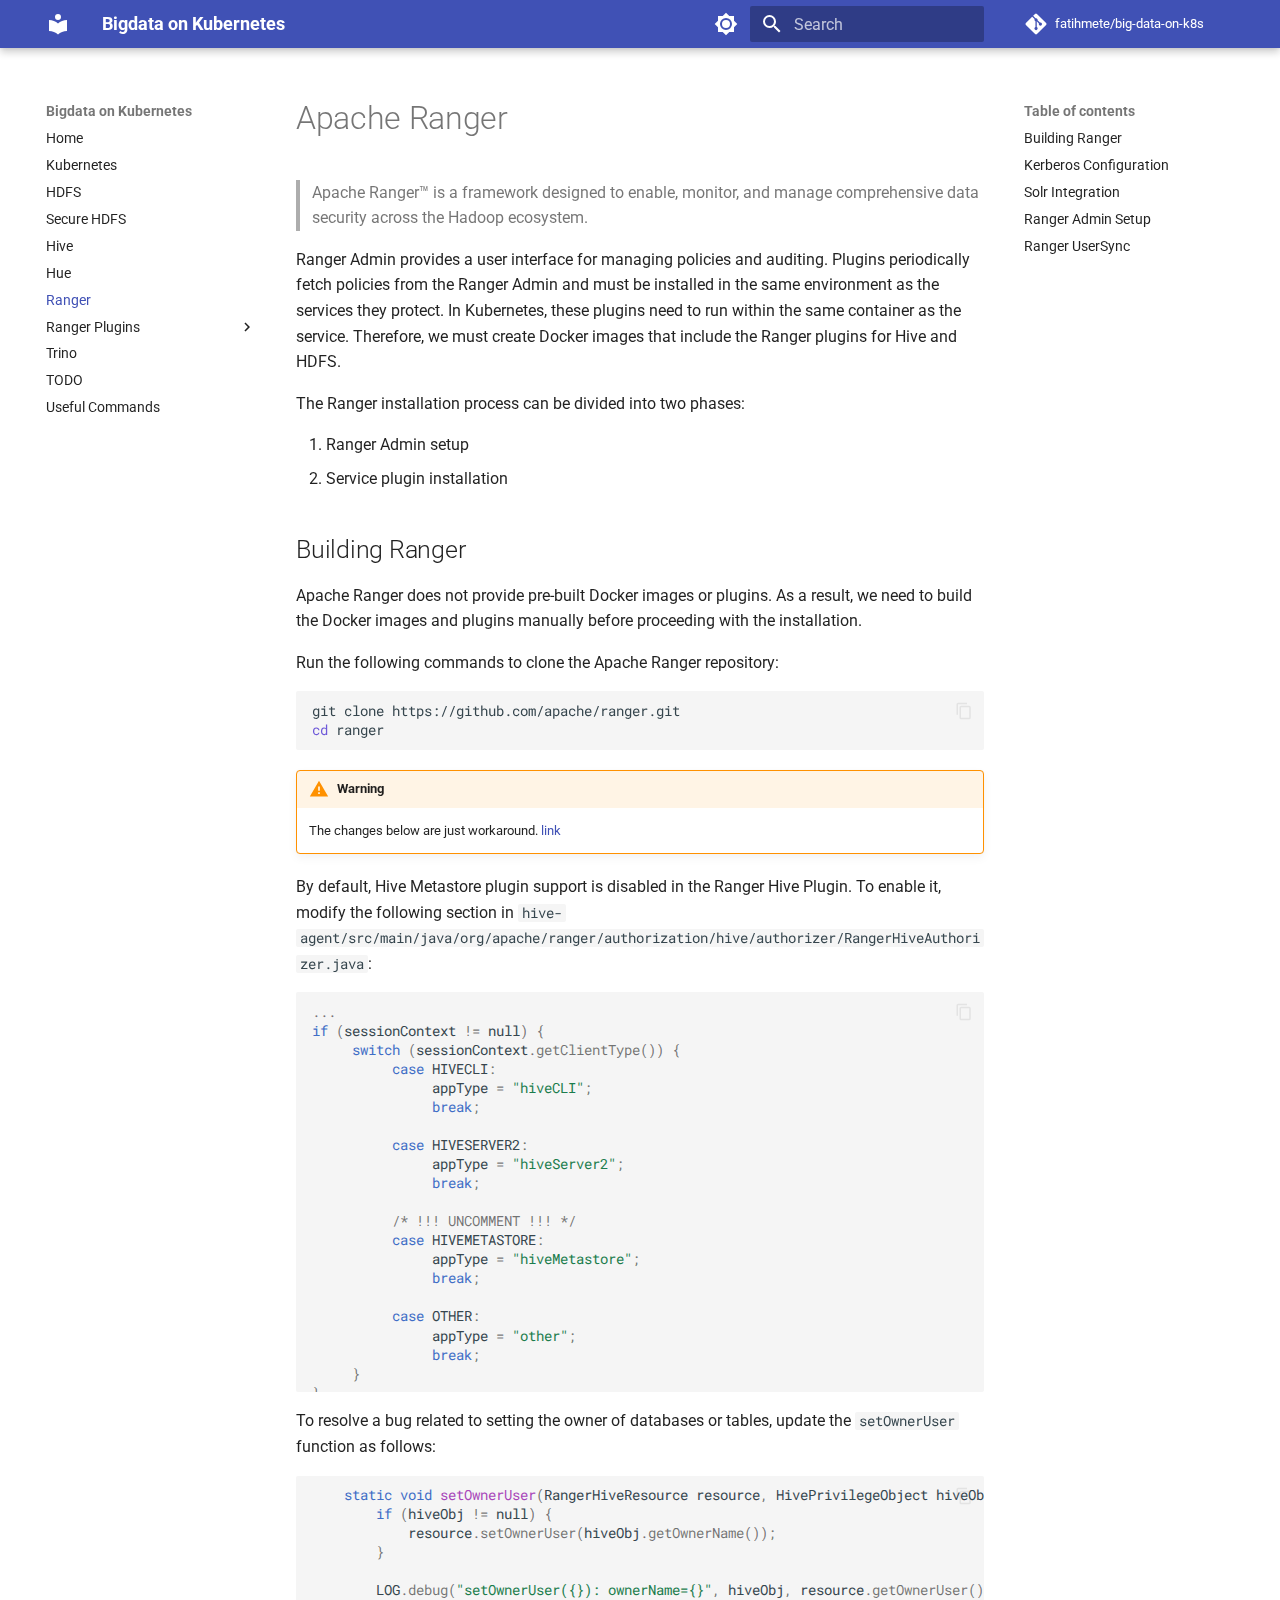
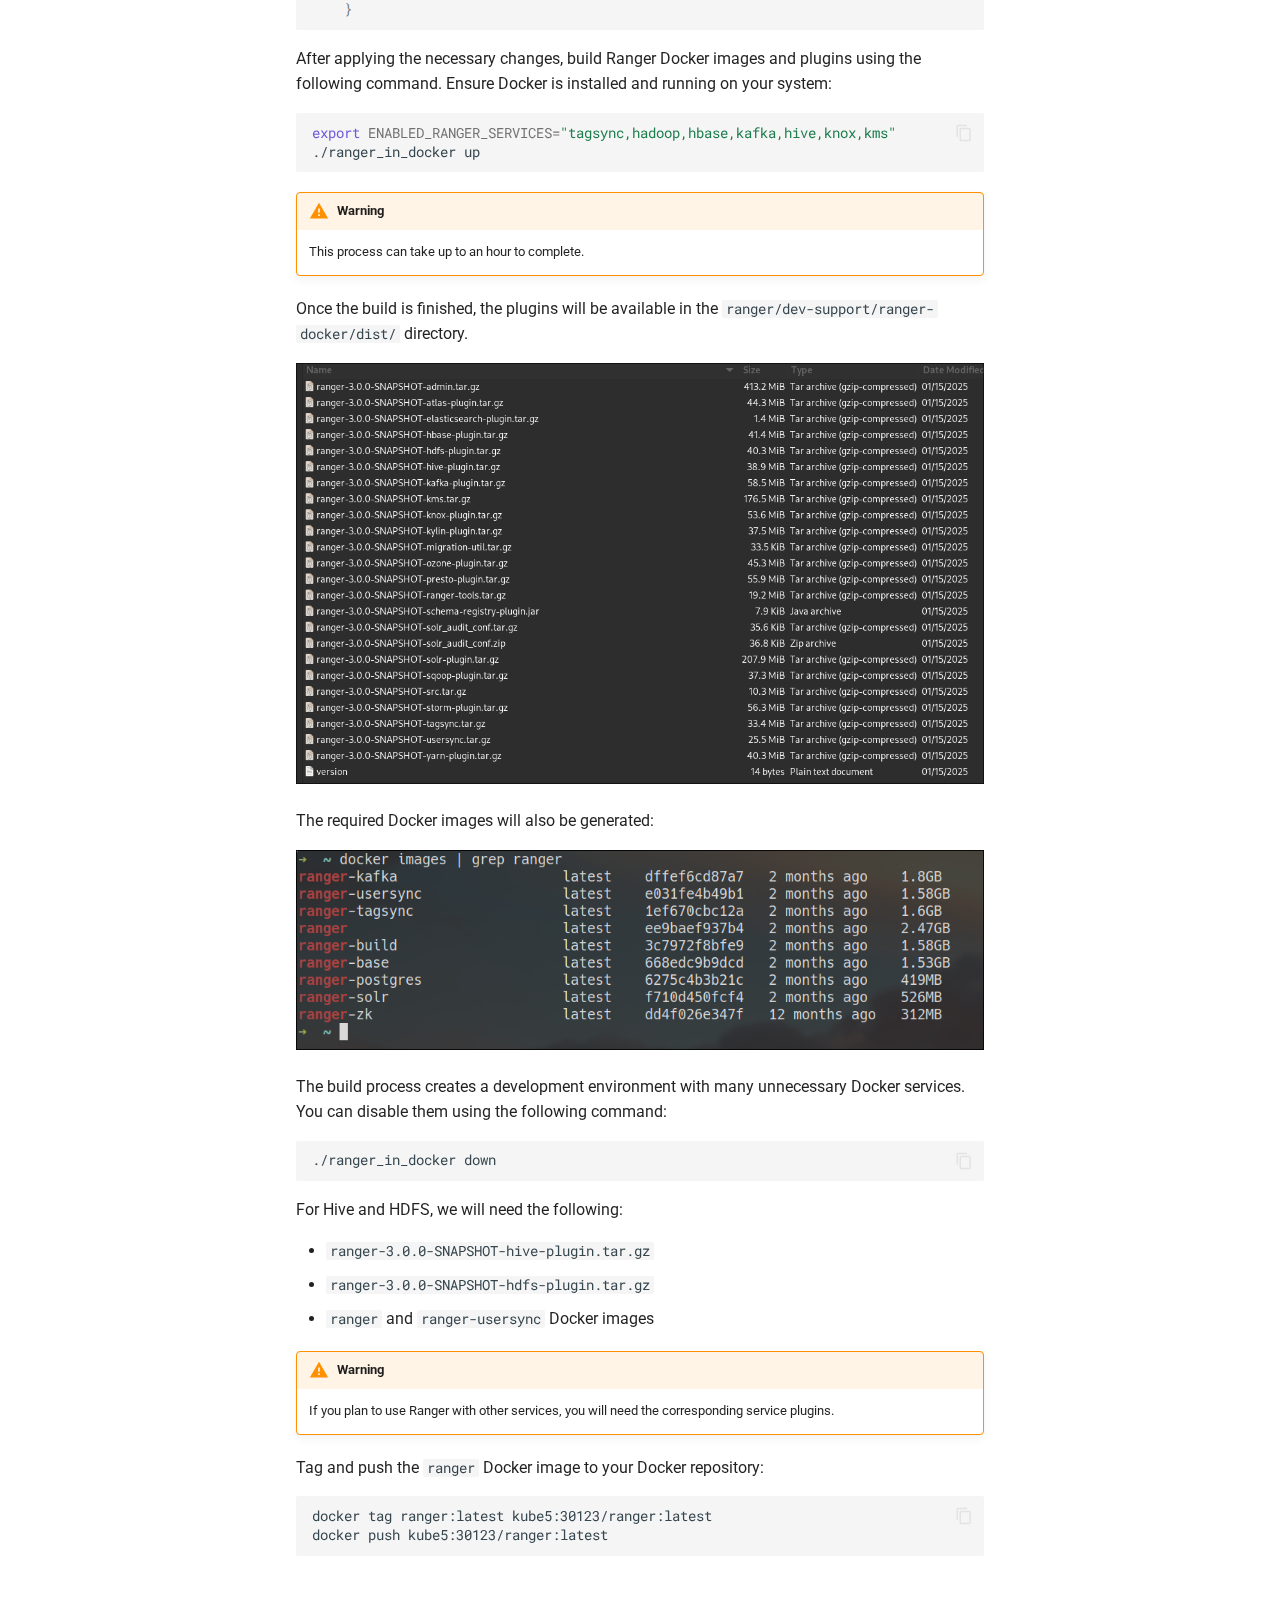
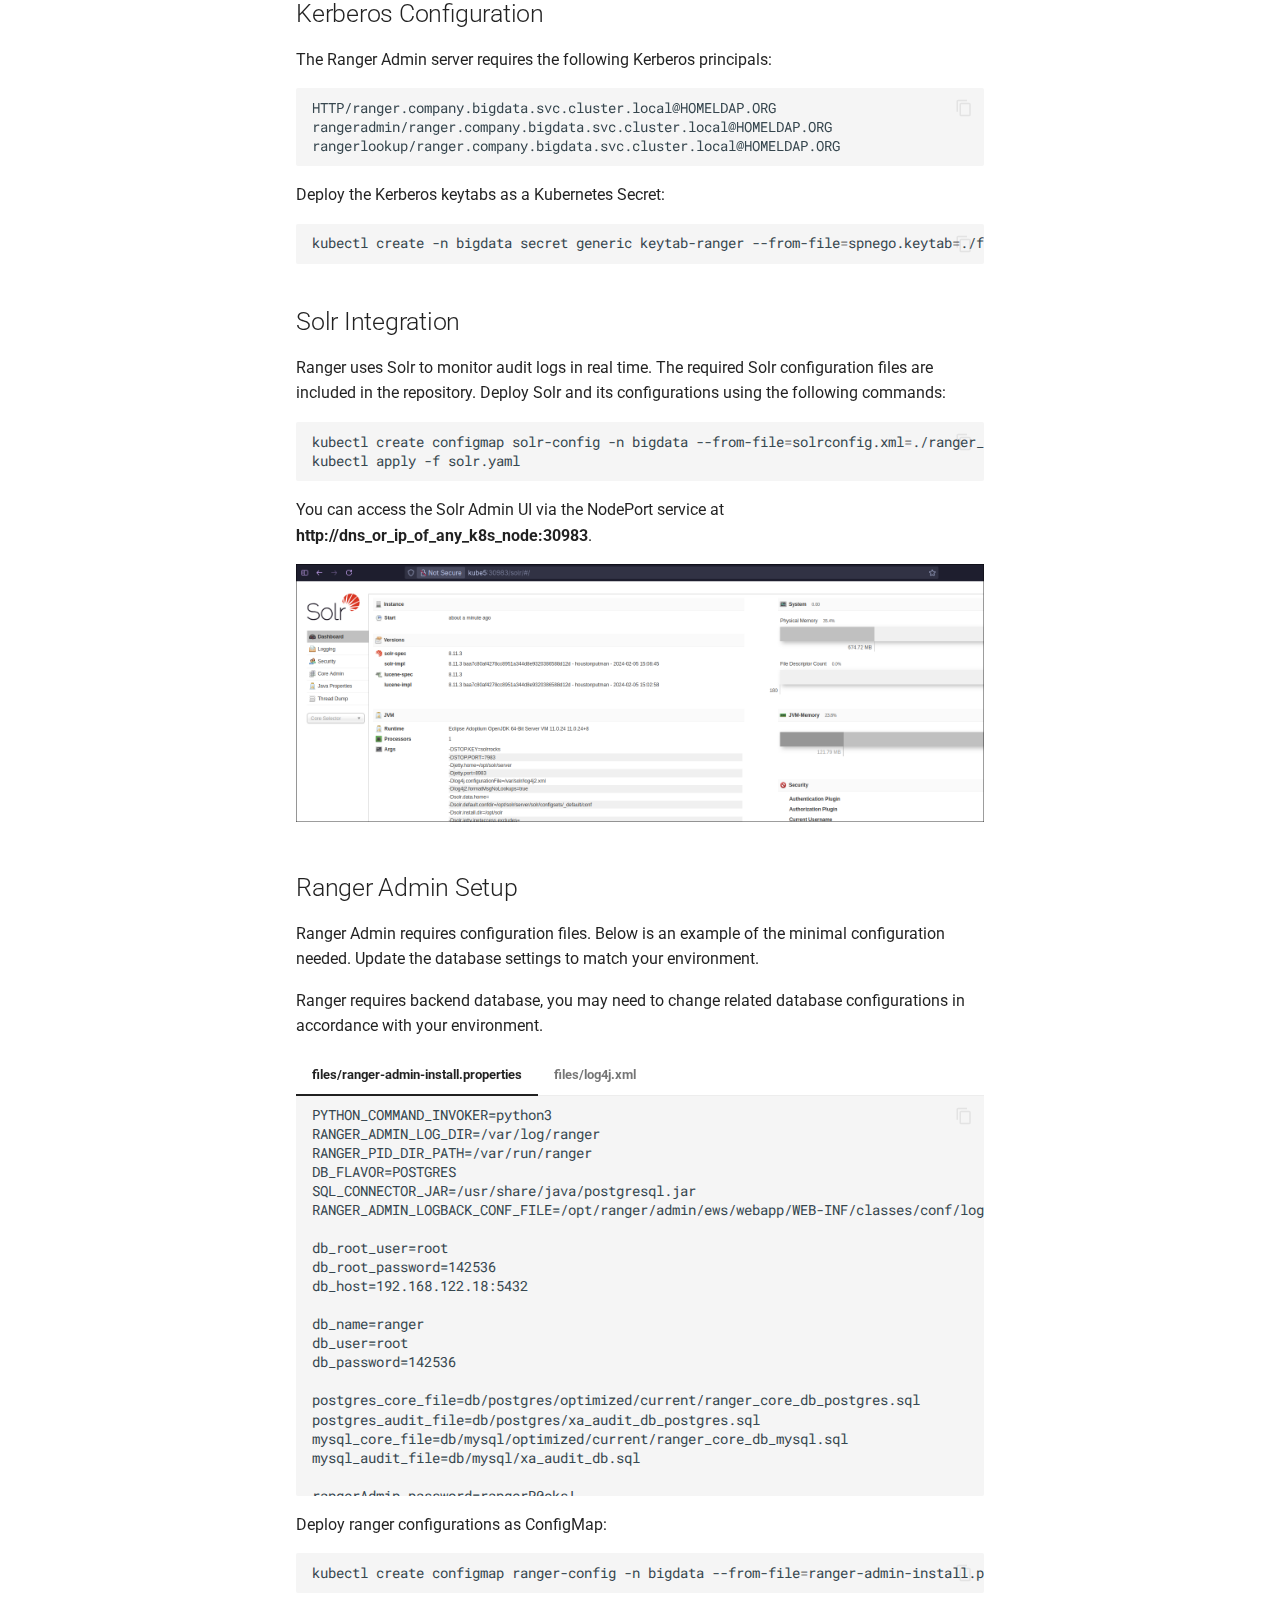
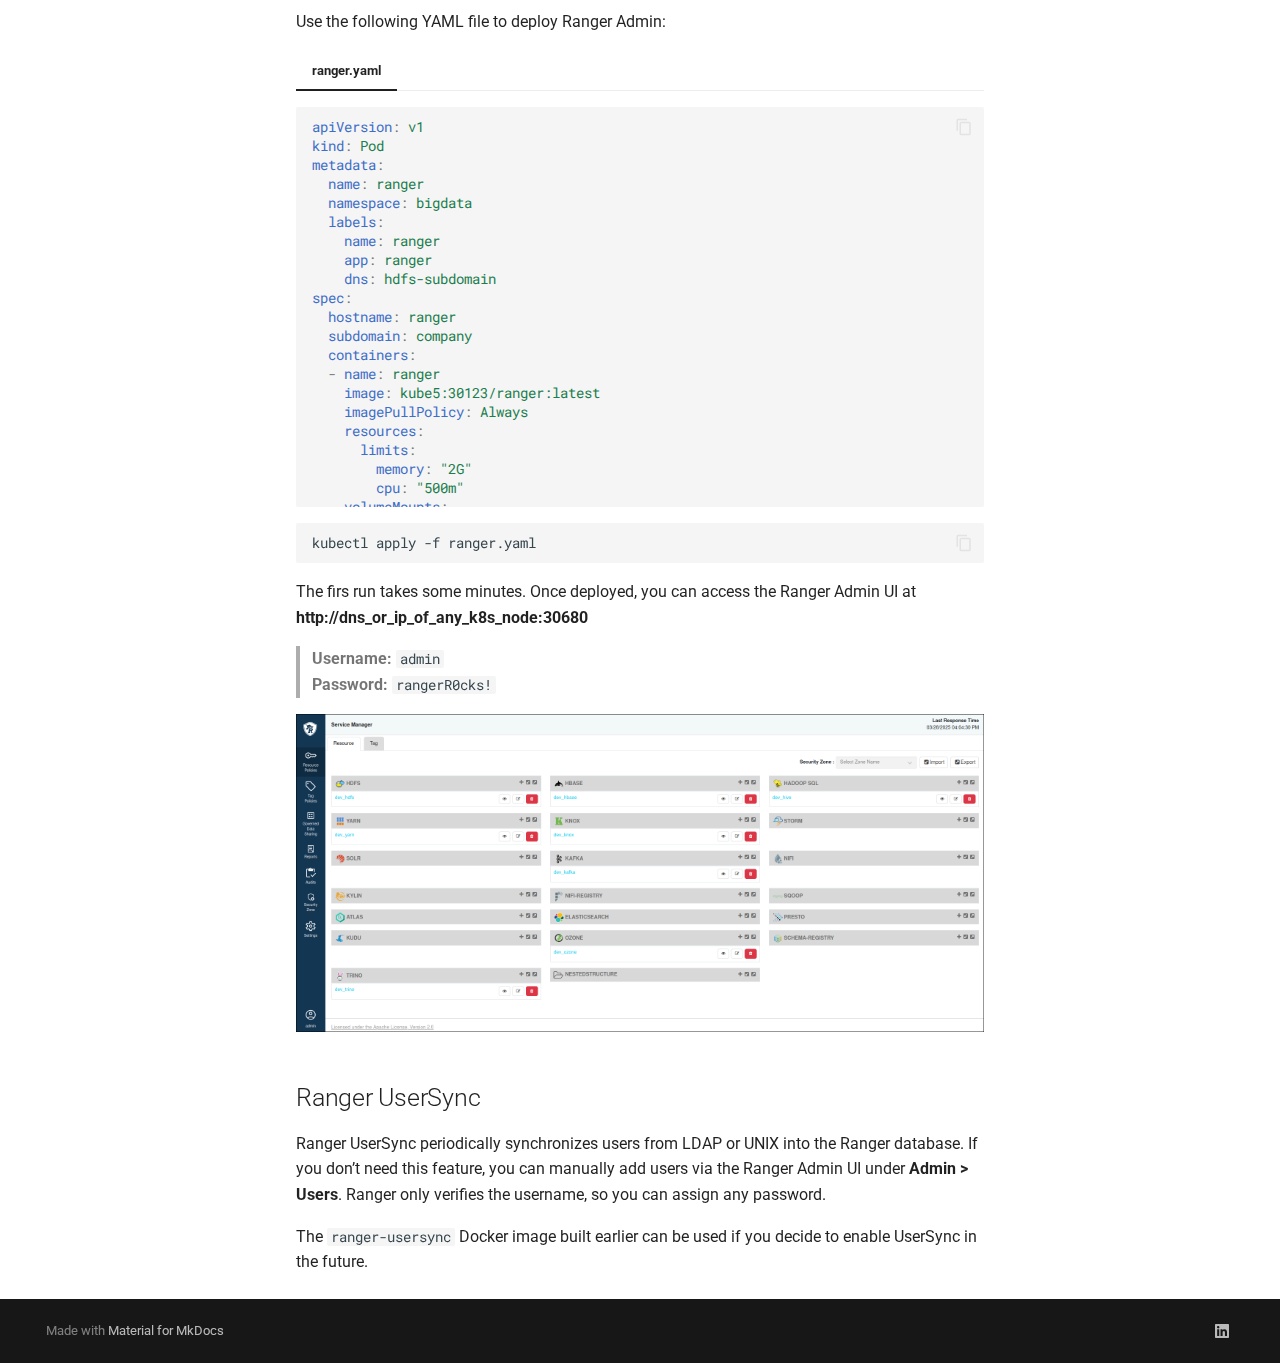
<file: big-data-on-kubernetes/ranger/index.html>
<!doctype html>
<html lang="en" class="no-js">
  <head>
    
      <meta charset="utf-8">
      <meta name="viewport" content="width=device-width,initial-scale=1">
      
      
      
        <link rel="canonical" href="https://fatihmete.github.io/big-data-on-kubernetes/ranger/">
      
      
        <link rel="prev" href="../hue/">
      
      
        <link rel="next" href="../ranger-hdfs-plugin/">
      
      
      <link rel="icon" href="../assets/images/favicon.png">
      <meta name="generator" content="mkdocs-1.6.1, mkdocs-material-9.6.11">
    
    
      
        <title>Ranger - Bigdata on Kubernetes</title>
      
    
    
      <link rel="stylesheet" href="../assets/stylesheets/main.4af4bdda.min.css">
      
        
        <link rel="stylesheet" href="../assets/stylesheets/palette.06af60db.min.css">
      
      


    
    
      
    
    
      
        
        
        <link rel="preconnect" href="https://fonts.gstatic.com" crossorigin>
        <link rel="stylesheet" href="https://fonts.googleapis.com/css?family=Roboto:300,300i,400,400i,700,700i%7CRoboto+Mono:400,400i,700,700i&display=fallback">
        <style>:root{--md-text-font:"Roboto";--md-code-font:"Roboto Mono"}</style>
      
    
    
      <link rel="stylesheet" href="../custom-styles.css">
    
    <script>__md_scope=new URL("..",location),__md_hash=e=>[...e].reduce(((e,_)=>(e<<5)-e+_.charCodeAt(0)),0),__md_get=(e,_=localStorage,t=__md_scope)=>JSON.parse(_.getItem(t.pathname+"."+e)),__md_set=(e,_,t=localStorage,a=__md_scope)=>{try{t.setItem(a.pathname+"."+e,JSON.stringify(_))}catch(e){}}</script>
    
      

    
    
    
   <link href="../assets/stylesheets/glightbox.min.css" rel="stylesheet"/><style>
    html.glightbox-open { overflow: initial; height: 100%; }
    .gslide-title { margin-top: 0px; user-select: text; }
    .gslide-desc { color: #666; user-select: text; }
    .gslide-image img { background: white; }
    .gscrollbar-fixer { padding-right: 15px; }
    .gdesc-inner { font-size: 0.75rem; }
    body[data-md-color-scheme="slate"] .gdesc-inner { background: var(--md-default-bg-color);}
    body[data-md-color-scheme="slate"] .gslide-title { color: var(--md-default-fg-color);}
    body[data-md-color-scheme="slate"] .gslide-desc { color: var(--md-default-fg-color);}</style> <script src="../assets/javascripts/glightbox.min.js"></script></head>
  
  
    
    
      
    
    
    
    
    <body dir="ltr" data-md-color-scheme="default" data-md-color-primary="indigo" data-md-color-accent="indigo">
  
    
    <input class="md-toggle" data-md-toggle="drawer" type="checkbox" id="__drawer" autocomplete="off">
    <input class="md-toggle" data-md-toggle="search" type="checkbox" id="__search" autocomplete="off">
    <label class="md-overlay" for="__drawer"></label>
    <div data-md-component="skip">
      
        
        <a href="#apache-ranger" class="md-skip">
          Skip to content
        </a>
      
    </div>
    <div data-md-component="announce">
      
    </div>
    
    
      

  

<header class="md-header md-header--shadow" data-md-component="header">
  <nav class="md-header__inner md-grid" aria-label="Header">
    <a href=".." title="Bigdata on Kubernetes" class="md-header__button md-logo" aria-label="Bigdata on Kubernetes" data-md-component="logo">
      
  
  <svg xmlns="http://www.w3.org/2000/svg" viewBox="0 0 24 24"><path d="M12 8a3 3 0 0 0 3-3 3 3 0 0 0-3-3 3 3 0 0 0-3 3 3 3 0 0 0 3 3m0 3.54C9.64 9.35 6.5 8 3 8v11c3.5 0 6.64 1.35 9 3.54 2.36-2.19 5.5-3.54 9-3.54V8c-3.5 0-6.64 1.35-9 3.54"/></svg>

    </a>
    <label class="md-header__button md-icon" for="__drawer">
      
      <svg xmlns="http://www.w3.org/2000/svg" viewBox="0 0 24 24"><path d="M3 6h18v2H3zm0 5h18v2H3zm0 5h18v2H3z"/></svg>
    </label>
    <div class="md-header__title" data-md-component="header-title">
      <div class="md-header__ellipsis">
        <div class="md-header__topic">
          <span class="md-ellipsis">
            Bigdata on Kubernetes
          </span>
        </div>
        <div class="md-header__topic" data-md-component="header-topic">
          <span class="md-ellipsis">
            
              Ranger
            
          </span>
        </div>
      </div>
    </div>
    
      
        <form class="md-header__option" data-md-component="palette">
  
    
    
    
    <input class="md-option" data-md-color-media="(prefers-color-scheme: light)" data-md-color-scheme="default" data-md-color-primary="indigo" data-md-color-accent="indigo"  aria-label="Switch to dark mode"  type="radio" name="__palette" id="__palette_0">
    
      <label class="md-header__button md-icon" title="Switch to dark mode" for="__palette_1" hidden>
        <svg xmlns="http://www.w3.org/2000/svg" viewBox="0 0 24 24"><path d="M12 8a4 4 0 0 0-4 4 4 4 0 0 0 4 4 4 4 0 0 0 4-4 4 4 0 0 0-4-4m0 10a6 6 0 0 1-6-6 6 6 0 0 1 6-6 6 6 0 0 1 6 6 6 6 0 0 1-6 6m8-9.31V4h-4.69L12 .69 8.69 4H4v4.69L.69 12 4 15.31V20h4.69L12 23.31 15.31 20H20v-4.69L23.31 12z"/></svg>
      </label>
    
  
    
    
    
    <input class="md-option" data-md-color-media="(prefers-color-scheme: dark)" data-md-color-scheme="slate" data-md-color-primary="indigo" data-md-color-accent="indigo"  aria-label="Switch to system preference"  type="radio" name="__palette" id="__palette_1">
    
      <label class="md-header__button md-icon" title="Switch to system preference" for="__palette_0" hidden>
        <svg xmlns="http://www.w3.org/2000/svg" viewBox="0 0 24 24"><path d="M12 18c-.89 0-1.74-.2-2.5-.55C11.56 16.5 13 14.42 13 12s-1.44-4.5-3.5-5.45C10.26 6.2 11.11 6 12 6a6 6 0 0 1 6 6 6 6 0 0 1-6 6m8-9.31V4h-4.69L12 .69 8.69 4H4v4.69L.69 12 4 15.31V20h4.69L12 23.31 15.31 20H20v-4.69L23.31 12z"/></svg>
      </label>
    
  
</form>
      
    
    
      <script>var palette=__md_get("__palette");if(palette&&palette.color){if("(prefers-color-scheme)"===palette.color.media){var media=matchMedia("(prefers-color-scheme: light)"),input=document.querySelector(media.matches?"[data-md-color-media='(prefers-color-scheme: light)']":"[data-md-color-media='(prefers-color-scheme: dark)']");palette.color.media=input.getAttribute("data-md-color-media"),palette.color.scheme=input.getAttribute("data-md-color-scheme"),palette.color.primary=input.getAttribute("data-md-color-primary"),palette.color.accent=input.getAttribute("data-md-color-accent")}for(var[key,value]of Object.entries(palette.color))document.body.setAttribute("data-md-color-"+key,value)}</script>
    
    
    
      
      
        <label class="md-header__button md-icon" for="__search">
          
          <svg xmlns="http://www.w3.org/2000/svg" viewBox="0 0 24 24"><path d="M9.5 3A6.5 6.5 0 0 1 16 9.5c0 1.61-.59 3.09-1.56 4.23l.27.27h.79l5 5-1.5 1.5-5-5v-.79l-.27-.27A6.52 6.52 0 0 1 9.5 16 6.5 6.5 0 0 1 3 9.5 6.5 6.5 0 0 1 9.5 3m0 2C7 5 5 7 5 9.5S7 14 9.5 14 14 12 14 9.5 12 5 9.5 5"/></svg>
        </label>
        <div class="md-search" data-md-component="search" role="dialog">
  <label class="md-search__overlay" for="__search"></label>
  <div class="md-search__inner" role="search">
    <form class="md-search__form" name="search">
      <input type="text" class="md-search__input" name="query" aria-label="Search" placeholder="Search" autocapitalize="off" autocorrect="off" autocomplete="off" spellcheck="false" data-md-component="search-query" required>
      <label class="md-search__icon md-icon" for="__search">
        
        <svg xmlns="http://www.w3.org/2000/svg" viewBox="0 0 24 24"><path d="M9.5 3A6.5 6.5 0 0 1 16 9.5c0 1.61-.59 3.09-1.56 4.23l.27.27h.79l5 5-1.5 1.5-5-5v-.79l-.27-.27A6.52 6.52 0 0 1 9.5 16 6.5 6.5 0 0 1 3 9.5 6.5 6.5 0 0 1 9.5 3m0 2C7 5 5 7 5 9.5S7 14 9.5 14 14 12 14 9.5 12 5 9.5 5"/></svg>
        
        <svg xmlns="http://www.w3.org/2000/svg" viewBox="0 0 24 24"><path d="M20 11v2H8l5.5 5.5-1.42 1.42L4.16 12l7.92-7.92L13.5 5.5 8 11z"/></svg>
      </label>
      <nav class="md-search__options" aria-label="Search">
        
        <button type="reset" class="md-search__icon md-icon" title="Clear" aria-label="Clear" tabindex="-1">
          
          <svg xmlns="http://www.w3.org/2000/svg" viewBox="0 0 24 24"><path d="M19 6.41 17.59 5 12 10.59 6.41 5 5 6.41 10.59 12 5 17.59 6.41 19 12 13.41 17.59 19 19 17.59 13.41 12z"/></svg>
        </button>
      </nav>
      
    </form>
    <div class="md-search__output">
      <div class="md-search__scrollwrap" tabindex="0" data-md-scrollfix>
        <div class="md-search-result" data-md-component="search-result">
          <div class="md-search-result__meta">
            Initializing search
          </div>
          <ol class="md-search-result__list" role="presentation"></ol>
        </div>
      </div>
    </div>
  </div>
</div>
      
    
    
      <div class="md-header__source">
        <a href="https://github.com/fatihmete/big-data-on-k8s" title="Go to repository" class="md-source" data-md-component="source">
  <div class="md-source__icon md-icon">
    
    <svg xmlns="http://www.w3.org/2000/svg" viewBox="0 0 448 512"><!--! Font Awesome Free 6.7.2 by @fontawesome - https://fontawesome.com License - https://fontawesome.com/license/free (Icons: CC BY 4.0, Fonts: SIL OFL 1.1, Code: MIT License) Copyright 2024 Fonticons, Inc.--><path d="M439.55 236.05 244 40.45a28.87 28.87 0 0 0-40.81 0l-40.66 40.63 51.52 51.52c27.06-9.14 52.68 16.77 43.39 43.68l49.66 49.66c34.23-11.8 61.18 31 35.47 56.69-26.49 26.49-70.21-2.87-56-37.34L240.22 199v121.85c25.3 12.54 22.26 41.85 9.08 55a34.34 34.34 0 0 1-48.55 0c-17.57-17.6-11.07-46.91 11.25-56v-123c-20.8-8.51-24.6-30.74-18.64-45L142.57 101 8.45 235.14a28.86 28.86 0 0 0 0 40.81l195.61 195.6a28.86 28.86 0 0 0 40.8 0l194.69-194.69a28.86 28.86 0 0 0 0-40.81"/></svg>
  </div>
  <div class="md-source__repository">
    fatihmete/big-data-on-k8s
  </div>
</a>
      </div>
    
  </nav>
  
</header>
    
    <div class="md-container" data-md-component="container">
      
      
        
          
        
      
      <main class="md-main" data-md-component="main">
        <div class="md-main__inner md-grid">
          
            
              
              <div class="md-sidebar md-sidebar--primary" data-md-component="sidebar" data-md-type="navigation" >
                <div class="md-sidebar__scrollwrap">
                  <div class="md-sidebar__inner">
                    



<nav class="md-nav md-nav--primary" aria-label="Navigation" data-md-level="0">
  <label class="md-nav__title" for="__drawer">
    <a href=".." title="Bigdata on Kubernetes" class="md-nav__button md-logo" aria-label="Bigdata on Kubernetes" data-md-component="logo">
      
  
  <svg xmlns="http://www.w3.org/2000/svg" viewBox="0 0 24 24"><path d="M12 8a3 3 0 0 0 3-3 3 3 0 0 0-3-3 3 3 0 0 0-3 3 3 3 0 0 0 3 3m0 3.54C9.64 9.35 6.5 8 3 8v11c3.5 0 6.64 1.35 9 3.54 2.36-2.19 5.5-3.54 9-3.54V8c-3.5 0-6.64 1.35-9 3.54"/></svg>

    </a>
    Bigdata on Kubernetes
  </label>
  
    <div class="md-nav__source">
      <a href="https://github.com/fatihmete/big-data-on-k8s" title="Go to repository" class="md-source" data-md-component="source">
  <div class="md-source__icon md-icon">
    
    <svg xmlns="http://www.w3.org/2000/svg" viewBox="0 0 448 512"><!--! Font Awesome Free 6.7.2 by @fontawesome - https://fontawesome.com License - https://fontawesome.com/license/free (Icons: CC BY 4.0, Fonts: SIL OFL 1.1, Code: MIT License) Copyright 2024 Fonticons, Inc.--><path d="M439.55 236.05 244 40.45a28.87 28.87 0 0 0-40.81 0l-40.66 40.63 51.52 51.52c27.06-9.14 52.68 16.77 43.39 43.68l49.66 49.66c34.23-11.8 61.18 31 35.47 56.69-26.49 26.49-70.21-2.87-56-37.34L240.22 199v121.85c25.3 12.54 22.26 41.85 9.08 55a34.34 34.34 0 0 1-48.55 0c-17.57-17.6-11.07-46.91 11.25-56v-123c-20.8-8.51-24.6-30.74-18.64-45L142.57 101 8.45 235.14a28.86 28.86 0 0 0 0 40.81l195.61 195.6a28.86 28.86 0 0 0 40.8 0l194.69-194.69a28.86 28.86 0 0 0 0-40.81"/></svg>
  </div>
  <div class="md-source__repository">
    fatihmete/big-data-on-k8s
  </div>
</a>
    </div>
  
  <ul class="md-nav__list" data-md-scrollfix>
    
      
      
  
  
  
  
    <li class="md-nav__item">
      <a href=".." class="md-nav__link">
        
  
  
  <span class="md-ellipsis">
    Home
    
  </span>
  

      </a>
    </li>
  

    
      
      
  
  
  
  
    <li class="md-nav__item">
      <a href="../kubernetes/" class="md-nav__link">
        
  
  
  <span class="md-ellipsis">
    Kubernetes
    
  </span>
  

      </a>
    </li>
  

    
      
      
  
  
  
  
    <li class="md-nav__item">
      <a href="../hdfs/" class="md-nav__link">
        
  
  
  <span class="md-ellipsis">
    HDFS
    
  </span>
  

      </a>
    </li>
  

    
      
      
  
  
  
  
    <li class="md-nav__item">
      <a href="../secure-hdfs/" class="md-nav__link">
        
  
  
  <span class="md-ellipsis">
    Secure HDFS
    
  </span>
  

      </a>
    </li>
  

    
      
      
  
  
  
  
    <li class="md-nav__item">
      <a href="../hive/" class="md-nav__link">
        
  
  
  <span class="md-ellipsis">
    Hive
    
  </span>
  

      </a>
    </li>
  

    
      
      
  
  
  
  
    <li class="md-nav__item">
      <a href="../hue/" class="md-nav__link">
        
  
  
  <span class="md-ellipsis">
    Hue
    
  </span>
  

      </a>
    </li>
  

    
      
      
  
  
    
  
  
  
    <li class="md-nav__item md-nav__item--active">
      
      <input class="md-nav__toggle md-toggle" type="checkbox" id="__toc">
      
      
        
      
      
        <label class="md-nav__link md-nav__link--active" for="__toc">
          
  
  
  <span class="md-ellipsis">
    Ranger
    
  </span>
  

          <span class="md-nav__icon md-icon"></span>
        </label>
      
      <a href="./" class="md-nav__link md-nav__link--active">
        
  
  
  <span class="md-ellipsis">
    Ranger
    
  </span>
  

      </a>
      
        

<nav class="md-nav md-nav--secondary" aria-label="Table of contents">
  
  
  
    
  
  
    <label class="md-nav__title" for="__toc">
      <span class="md-nav__icon md-icon"></span>
      Table of contents
    </label>
    <ul class="md-nav__list" data-md-component="toc" data-md-scrollfix>
      
        <li class="md-nav__item">
  <a href="#building-ranger" class="md-nav__link">
    <span class="md-ellipsis">
      Building Ranger
    </span>
  </a>
  
</li>
      
        <li class="md-nav__item">
  <a href="#kerberos-configuration" class="md-nav__link">
    <span class="md-ellipsis">
      Kerberos Configuration
    </span>
  </a>
  
</li>
      
        <li class="md-nav__item">
  <a href="#solr-integration" class="md-nav__link">
    <span class="md-ellipsis">
      Solr Integration
    </span>
  </a>
  
</li>
      
        <li class="md-nav__item">
  <a href="#ranger-admin-setup" class="md-nav__link">
    <span class="md-ellipsis">
      Ranger Admin Setup
    </span>
  </a>
  
</li>
      
        <li class="md-nav__item">
  <a href="#ranger-usersync" class="md-nav__link">
    <span class="md-ellipsis">
      Ranger UserSync
    </span>
  </a>
  
</li>
      
    </ul>
  
</nav>
      
    </li>
  

    
      
      
  
  
  
  
    
    
    
    
    
    <li class="md-nav__item md-nav__item--nested">
      
        
        
        <input class="md-nav__toggle md-toggle " type="checkbox" id="__nav_8" >
        
          
          <label class="md-nav__link" for="__nav_8" id="__nav_8_label" tabindex="0">
            
  
  
  <span class="md-ellipsis">
    Ranger Plugins
    
  </span>
  

            <span class="md-nav__icon md-icon"></span>
          </label>
        
        <nav class="md-nav" data-md-level="1" aria-labelledby="__nav_8_label" aria-expanded="false">
          <label class="md-nav__title" for="__nav_8">
            <span class="md-nav__icon md-icon"></span>
            Ranger Plugins
          </label>
          <ul class="md-nav__list" data-md-scrollfix>
            
              
                
  
  
  
  
    <li class="md-nav__item">
      <a href="../ranger-hdfs-plugin/" class="md-nav__link">
        
  
  
  <span class="md-ellipsis">
    HDFS Plugin
    
  </span>
  

      </a>
    </li>
  

              
            
              
                
  
  
  
  
    <li class="md-nav__item">
      <a href="../ranger-hive-plugin/" class="md-nav__link">
        
  
  
  <span class="md-ellipsis">
    Hive Plugin
    
  </span>
  

      </a>
    </li>
  

              
            
          </ul>
        </nav>
      
    </li>
  

    
      
      
  
  
  
  
    <li class="md-nav__item">
      <a href="../trino/" class="md-nav__link">
        
  
  
  <span class="md-ellipsis">
    Trino
    
  </span>
  

      </a>
    </li>
  

    
      
      
  
  
  
  
    <li class="md-nav__item">
      <a href="../todo/" class="md-nav__link">
        
  
  
  <span class="md-ellipsis">
    TODO
    
  </span>
  

      </a>
    </li>
  

    
      
      
  
  
  
  
    <li class="md-nav__item">
      <a href="../useful-commands/" class="md-nav__link">
        
  
  
  <span class="md-ellipsis">
    Useful Commands
    
  </span>
  

      </a>
    </li>
  

    
  </ul>
</nav>
                  </div>
                </div>
              </div>
            
            
              
              <div class="md-sidebar md-sidebar--secondary" data-md-component="sidebar" data-md-type="toc" >
                <div class="md-sidebar__scrollwrap">
                  <div class="md-sidebar__inner">
                    

<nav class="md-nav md-nav--secondary" aria-label="Table of contents">
  
  
  
    
  
  
    <label class="md-nav__title" for="__toc">
      <span class="md-nav__icon md-icon"></span>
      Table of contents
    </label>
    <ul class="md-nav__list" data-md-component="toc" data-md-scrollfix>
      
        <li class="md-nav__item">
  <a href="#building-ranger" class="md-nav__link">
    <span class="md-ellipsis">
      Building Ranger
    </span>
  </a>
  
</li>
      
        <li class="md-nav__item">
  <a href="#kerberos-configuration" class="md-nav__link">
    <span class="md-ellipsis">
      Kerberos Configuration
    </span>
  </a>
  
</li>
      
        <li class="md-nav__item">
  <a href="#solr-integration" class="md-nav__link">
    <span class="md-ellipsis">
      Solr Integration
    </span>
  </a>
  
</li>
      
        <li class="md-nav__item">
  <a href="#ranger-admin-setup" class="md-nav__link">
    <span class="md-ellipsis">
      Ranger Admin Setup
    </span>
  </a>
  
</li>
      
        <li class="md-nav__item">
  <a href="#ranger-usersync" class="md-nav__link">
    <span class="md-ellipsis">
      Ranger UserSync
    </span>
  </a>
  
</li>
      
    </ul>
  
</nav>
                  </div>
                </div>
              </div>
            
          
          
            <div class="md-content" data-md-component="content">
              <article class="md-content__inner md-typeset">
                
                  


  
  


<h1 id="apache-ranger">Apache Ranger</h1>
<blockquote>
<p>Apache Ranger™ is a framework designed to enable, monitor, and manage comprehensive data security across the Hadoop ecosystem.</p>
</blockquote>
<p>Ranger Admin provides a user interface for managing policies and auditing. Plugins periodically fetch policies from the Ranger Admin and must be installed in the same environment as the services they protect. In Kubernetes, these plugins need to run within the same container as the service. Therefore, we must create Docker images that include the Ranger plugins for Hive and HDFS.</p>
<p>The Ranger installation process can be divided into two phases:</p>
<ol>
<li>Ranger Admin setup</li>
<li>Service plugin installation</li>
</ol>
<h2 id="building-ranger">Building Ranger</h2>
<p>Apache Ranger does not provide pre-built Docker images or plugins. As a result, we need to build the Docker images and plugins manually before proceeding with the installation.</p>
<p>Run the following commands to clone the Apache Ranger repository:
<div class="language-sh highlight"><pre><span></span><code><span id="__span-0-1"><a id="__codelineno-0-1" name="__codelineno-0-1" href="#__codelineno-0-1"></a>git<span class="w"> </span>clone<span class="w"> </span>https://github.com/apache/ranger.git
</span><span id="__span-0-2"><a id="__codelineno-0-2" name="__codelineno-0-2" href="#__codelineno-0-2"></a><span class="nb">cd</span><span class="w"> </span>ranger
</span></code></pre></div></p>
<div class="admonition warning">
<p class="admonition-title">Warning</p>
<p>The changes below are just workaround. <a href="https://stackoverflow.com/questions/77535042/hive-metastore-standalone-and-apache-ranger-integration/77545150#77545150">link</a></p>
</div>
<p>By default, Hive Metastore plugin support is disabled in the Ranger Hive Plugin. To enable it, modify the following section in <code>hive-agent/src/main/java/org/apache/ranger/authorization/hive/authorizer/RangerHiveAuthorizer.java</code>:</p>
<p><div class="language-java highlight"><pre><span></span><code><span id="__span-1-1"><a id="__codelineno-1-1" name="__codelineno-1-1" href="#__codelineno-1-1"></a><span class="p">...</span>
</span><span id="__span-1-2"><a id="__codelineno-1-2" name="__codelineno-1-2" href="#__codelineno-1-2"></a><span class="k">if</span><span class="w"> </span><span class="p">(</span><span class="n">sessionContext</span><span class="w"> </span><span class="o">!=</span><span class="w"> </span><span class="kc">null</span><span class="p">)</span><span class="w"> </span><span class="p">{</span>
</span><span id="__span-1-3"><a id="__codelineno-1-3" name="__codelineno-1-3" href="#__codelineno-1-3"></a><span class="w">     </span><span class="k">switch</span><span class="w"> </span><span class="p">(</span><span class="n">sessionContext</span><span class="p">.</span><span class="na">getClientType</span><span class="p">())</span><span class="w"> </span><span class="p">{</span>
</span><span id="__span-1-4"><a id="__codelineno-1-4" name="__codelineno-1-4" href="#__codelineno-1-4"></a><span class="w">          </span><span class="k">case</span><span class="w"> </span><span class="n">HIVECLI</span><span class="p">:</span>
</span><span id="__span-1-5"><a id="__codelineno-1-5" name="__codelineno-1-5" href="#__codelineno-1-5"></a><span class="w">               </span><span class="n">appType</span><span class="w"> </span><span class="o">=</span><span class="w"> </span><span class="s">&quot;hiveCLI&quot;</span><span class="p">;</span>
</span><span id="__span-1-6"><a id="__codelineno-1-6" name="__codelineno-1-6" href="#__codelineno-1-6"></a><span class="w">               </span><span class="k">break</span><span class="p">;</span>
</span><span id="__span-1-7"><a id="__codelineno-1-7" name="__codelineno-1-7" href="#__codelineno-1-7"></a>
</span><span id="__span-1-8"><a id="__codelineno-1-8" name="__codelineno-1-8" href="#__codelineno-1-8"></a><span class="w">          </span><span class="k">case</span><span class="w"> </span><span class="n">HIVESERVER2</span><span class="p">:</span>
</span><span id="__span-1-9"><a id="__codelineno-1-9" name="__codelineno-1-9" href="#__codelineno-1-9"></a><span class="w">               </span><span class="n">appType</span><span class="w"> </span><span class="o">=</span><span class="w"> </span><span class="s">&quot;hiveServer2&quot;</span><span class="p">;</span>
</span><span id="__span-1-10"><a id="__codelineno-1-10" name="__codelineno-1-10" href="#__codelineno-1-10"></a><span class="w">               </span><span class="k">break</span><span class="p">;</span>
</span><span id="__span-1-11"><a id="__codelineno-1-11" name="__codelineno-1-11" href="#__codelineno-1-11"></a>
</span><span id="__span-1-12"><a id="__codelineno-1-12" name="__codelineno-1-12" href="#__codelineno-1-12"></a><span class="w">          </span><span class="cm">/* !!! UNCOMMENT !!! */</span>
</span><span id="__span-1-13"><a id="__codelineno-1-13" name="__codelineno-1-13" href="#__codelineno-1-13"></a><span class="w">          </span><span class="k">case</span><span class="w"> </span><span class="n">HIVEMETASTORE</span><span class="p">:</span>
</span><span id="__span-1-14"><a id="__codelineno-1-14" name="__codelineno-1-14" href="#__codelineno-1-14"></a><span class="w">               </span><span class="n">appType</span><span class="w"> </span><span class="o">=</span><span class="w"> </span><span class="s">&quot;hiveMetastore&quot;</span><span class="p">;</span>
</span><span id="__span-1-15"><a id="__codelineno-1-15" name="__codelineno-1-15" href="#__codelineno-1-15"></a><span class="w">               </span><span class="k">break</span><span class="p">;</span>
</span><span id="__span-1-16"><a id="__codelineno-1-16" name="__codelineno-1-16" href="#__codelineno-1-16"></a>
</span><span id="__span-1-17"><a id="__codelineno-1-17" name="__codelineno-1-17" href="#__codelineno-1-17"></a><span class="w">          </span><span class="k">case</span><span class="w"> </span><span class="n">OTHER</span><span class="p">:</span>
</span><span id="__span-1-18"><a id="__codelineno-1-18" name="__codelineno-1-18" href="#__codelineno-1-18"></a><span class="w">               </span><span class="n">appType</span><span class="w"> </span><span class="o">=</span><span class="w"> </span><span class="s">&quot;other&quot;</span><span class="p">;</span>
</span><span id="__span-1-19"><a id="__codelineno-1-19" name="__codelineno-1-19" href="#__codelineno-1-19"></a><span class="w">               </span><span class="k">break</span><span class="p">;</span>
</span><span id="__span-1-20"><a id="__codelineno-1-20" name="__codelineno-1-20" href="#__codelineno-1-20"></a><span class="w">     </span><span class="p">}</span>
</span><span id="__span-1-21"><a id="__codelineno-1-21" name="__codelineno-1-21" href="#__codelineno-1-21"></a><span class="p">}</span>
</span><span id="__span-1-22"><a id="__codelineno-1-22" name="__codelineno-1-22" href="#__codelineno-1-22"></a><span class="p">...</span>
</span></code></pre></div>
To resolve a bug related to setting the owner of databases or tables, update the <code>setOwnerUser</code> function as follows:
<div class="language-java highlight"><pre><span></span><code><span id="__span-2-1"><a id="__codelineno-2-1" name="__codelineno-2-1" href="#__codelineno-2-1"></a><span class="w">    </span><span class="kd">static</span><span class="w"> </span><span class="kt">void</span><span class="w"> </span><span class="nf">setOwnerUser</span><span class="p">(</span><span class="n">RangerHiveResource</span><span class="w"> </span><span class="n">resource</span><span class="p">,</span><span class="w"> </span><span class="n">HivePrivilegeObject</span><span class="w"> </span><span class="n">hiveObj</span><span class="p">,</span><span class="w"> </span><span class="n">IMetaStoreClient</span><span class="w"> </span><span class="n">metaStoreClient</span><span class="p">,</span><span class="w"> </span><span class="n">Map</span><span class="o">&lt;</span><span class="n">String</span><span class="p">,</span><span class="w"> </span><span class="n">String</span><span class="o">&gt;</span><span class="w"> </span><span class="n">objOwners</span><span class="p">)</span><span class="w"> </span><span class="p">{</span>
</span><span id="__span-2-2"><a id="__codelineno-2-2" name="__codelineno-2-2" href="#__codelineno-2-2"></a><span class="w">        </span><span class="k">if</span><span class="w"> </span><span class="p">(</span><span class="n">hiveObj</span><span class="w"> </span><span class="o">!=</span><span class="w"> </span><span class="kc">null</span><span class="p">)</span><span class="w"> </span><span class="p">{</span>
</span><span id="__span-2-3"><a id="__codelineno-2-3" name="__codelineno-2-3" href="#__codelineno-2-3"></a><span class="w">            </span><span class="n">resource</span><span class="p">.</span><span class="na">setOwnerUser</span><span class="p">(</span><span class="n">hiveObj</span><span class="p">.</span><span class="na">getOwnerName</span><span class="p">());</span>
</span><span id="__span-2-4"><a id="__codelineno-2-4" name="__codelineno-2-4" href="#__codelineno-2-4"></a><span class="w">        </span><span class="p">}</span>
</span><span id="__span-2-5"><a id="__codelineno-2-5" name="__codelineno-2-5" href="#__codelineno-2-5"></a>
</span><span id="__span-2-6"><a id="__codelineno-2-6" name="__codelineno-2-6" href="#__codelineno-2-6"></a><span class="w">        </span><span class="n">LOG</span><span class="p">.</span><span class="na">debug</span><span class="p">(</span><span class="s">&quot;setOwnerUser({}): ownerName={}&quot;</span><span class="p">,</span><span class="w"> </span><span class="n">hiveObj</span><span class="p">,</span><span class="w"> </span><span class="n">resource</span><span class="p">.</span><span class="na">getOwnerUser</span><span class="p">());</span>
</span><span id="__span-2-7"><a id="__codelineno-2-7" name="__codelineno-2-7" href="#__codelineno-2-7"></a><span class="w">    </span><span class="p">}</span>
</span></code></pre></div></p>
<p>After applying the necessary changes, build Ranger Docker images and plugins using the following command. Ensure Docker is installed and running on your system:</p>
<div class="language-sh highlight"><pre><span></span><code><span id="__span-3-1"><a id="__codelineno-3-1" name="__codelineno-3-1" href="#__codelineno-3-1"></a><span class="nb">export</span><span class="w"> </span><span class="nv">ENABLED_RANGER_SERVICES</span><span class="o">=</span><span class="s2">&quot;tagsync,hadoop,hbase,kafka,hive,knox,kms&quot;</span>
</span><span id="__span-3-2"><a id="__codelineno-3-2" name="__codelineno-3-2" href="#__codelineno-3-2"></a>./ranger_in_docker<span class="w"> </span>up
</span></code></pre></div>
<div class="admonition warning">
<p class="admonition-title">Warning</p>
<p>This process can take up to an hour to complete. </p>
</div>
<p>Once the build is finished, the plugins will be available in the <code>ranger/dev-support/ranger-docker/dist/</code> directory.</p>
<p><a class="glightbox" href="../assets/ranger_plugins.png" data-type="image" data-width="auto" data-height="auto" data-desc-position="bottom"><img alt="alt text" src="../assets/ranger_plugins.png" /></a></p>
<p>The required Docker images will also be generated:</p>
<p><a class="glightbox" href="../assets/ranger_docker_images.png" data-type="image" data-width="auto" data-height="auto" data-desc-position="bottom"><img alt="alt text" src="../assets/ranger_docker_images.png" /></a></p>
<p>The build process creates a development environment with many unnecessary Docker services. You can disable them using the following command:
<div class="language-bash highlight"><pre><span></span><code><span id="__span-4-1"><a id="__codelineno-4-1" name="__codelineno-4-1" href="#__codelineno-4-1"></a>./ranger_in_docker<span class="w"> </span>down
</span></code></pre></div>
For Hive and HDFS, we will need the following:</p>
<ul>
<li><code>ranger-3.0.0-SNAPSHOT-hive-plugin.tar.gz</code></li>
<li><code>ranger-3.0.0-SNAPSHOT-hdfs-plugin.tar.gz</code></li>
<li><code>ranger</code> and <code>ranger-usersync</code> Docker images</li>
</ul>
<div class="admonition warning">
<p class="admonition-title">Warning</p>
<p>If you plan to use Ranger with other services, you will need the corresponding service plugins.</p>
</div>
<p>Tag and push the <code>ranger</code> Docker image to your Docker repository:
<div class="language-bash highlight"><pre><span></span><code><span id="__span-5-1"><a id="__codelineno-5-1" name="__codelineno-5-1" href="#__codelineno-5-1"></a>docker<span class="w"> </span>tag<span class="w"> </span>ranger:latest<span class="w"> </span>kube5:30123/ranger:latest
</span><span id="__span-5-2"><a id="__codelineno-5-2" name="__codelineno-5-2" href="#__codelineno-5-2"></a>docker<span class="w"> </span>push<span class="w"> </span>kube5:30123/ranger:latest
</span></code></pre></div></p>
<h2 id="kerberos-configuration">Kerberos Configuration</h2>
<p>The Ranger Admin server requires the following Kerberos principals:
<div class="language-bash highlight"><pre><span></span><code><span id="__span-6-1"><a id="__codelineno-6-1" name="__codelineno-6-1" href="#__codelineno-6-1"></a>HTTP/ranger.company.bigdata.svc.cluster.local@HOMELDAP.ORG
</span><span id="__span-6-2"><a id="__codelineno-6-2" name="__codelineno-6-2" href="#__codelineno-6-2"></a>rangeradmin/ranger.company.bigdata.svc.cluster.local@HOMELDAP.ORG
</span><span id="__span-6-3"><a id="__codelineno-6-3" name="__codelineno-6-3" href="#__codelineno-6-3"></a>rangerlookup/ranger.company.bigdata.svc.cluster.local@HOMELDAP.ORG
</span></code></pre></div></p>
<p>Deploy the Kerberos keytabs as a Kubernetes Secret:
<div class="language-bash highlight"><pre><span></span><code><span id="__span-7-1"><a id="__codelineno-7-1" name="__codelineno-7-1" href="#__codelineno-7-1"></a>kubectl<span class="w"> </span>create<span class="w"> </span>-n<span class="w"> </span>bigdata<span class="w"> </span>secret<span class="w"> </span>generic<span class="w"> </span>keytab-ranger<span class="w"> </span>--from-file<span class="o">=</span>spnego.keytab<span class="o">=</span>./files/spnego.keytab<span class="w"> </span>--from-file<span class="o">=</span>rangeradmin.keytab<span class="o">=</span>./files/rangeradmin.keytab<span class="w"> </span>--from-file<span class="o">=</span>rangerlookup.keytab<span class="o">=</span>./files/rangerlookup.keytab
</span></code></pre></div></p>
<h2 id="solr-integration">Solr Integration</h2>
<p>Ranger uses Solr to monitor audit logs in real time. The required Solr configuration files are included in the repository. Deploy Solr and its configurations using the following commands:</p>
<p><div class="language-sh highlight"><pre><span></span><code><span id="__span-8-1"><a id="__codelineno-8-1" name="__codelineno-8-1" href="#__codelineno-8-1"></a>kubectl<span class="w"> </span>create<span class="w"> </span>configmap<span class="w"> </span>solr-config<span class="w"> </span>-n<span class="w"> </span>bigdata<span class="w"> </span>--from-file<span class="o">=</span>solrconfig.xml<span class="o">=</span>./ranger_configs/solrconfig.xml<span class="w"> </span>--from-file<span class="o">=</span>managed-schema<span class="o">=</span>./ranger_configs/managed-schema
</span><span id="__span-8-2"><a id="__codelineno-8-2" name="__codelineno-8-2" href="#__codelineno-8-2"></a>kubectl<span class="w"> </span>apply<span class="w"> </span>-f<span class="w"> </span>solr.yaml
</span></code></pre></div>
You can access the Solr Admin UI via the NodePort service at <strong>http://dns_or_ip_of_any_k8s_node:30983</strong>.</p>
<p><a class="glightbox" href="../assets/solr_ui.png" data-type="image" data-width="auto" data-height="auto" data-desc-position="bottom"><img alt="alt text" src="../assets/solr_ui.png" /></a></p>
<h2 id="ranger-admin-setup">Ranger Admin Setup</h2>
<p>Ranger Admin requires configuration files. Below is an example of the minimal configuration needed. Update the database settings to match your environment.</p>
<p>Ranger requires backend database, you may need to change related database configurations in accordance with your environment.</p>
<div class="tabbed-set tabbed-alternate" data-tabs="1:2"><input checked="checked" id="__tabbed_1_1" name="__tabbed_1" type="radio" /><input id="__tabbed_1_2" name="__tabbed_1" type="radio" /><div class="tabbed-labels"><label for="__tabbed_1_1">files/ranger-admin-install.properties</label><label for="__tabbed_1_2">files/log4j.xml</label></div>
<div class="tabbed-content">
<div class="tabbed-block">
<div class="language-text highlight"><pre><span></span><code><span id="__span-9-1"><a id="__codelineno-9-1" name="__codelineno-9-1" href="#__codelineno-9-1"></a>PYTHON_COMMAND_INVOKER=python3
</span><span id="__span-9-2"><a id="__codelineno-9-2" name="__codelineno-9-2" href="#__codelineno-9-2"></a>RANGER_ADMIN_LOG_DIR=/var/log/ranger
</span><span id="__span-9-3"><a id="__codelineno-9-3" name="__codelineno-9-3" href="#__codelineno-9-3"></a>RANGER_PID_DIR_PATH=/var/run/ranger
</span><span id="__span-9-4"><a id="__codelineno-9-4" name="__codelineno-9-4" href="#__codelineno-9-4"></a>DB_FLAVOR=POSTGRES
</span><span id="__span-9-5"><a id="__codelineno-9-5" name="__codelineno-9-5" href="#__codelineno-9-5"></a>SQL_CONNECTOR_JAR=/usr/share/java/postgresql.jar
</span><span id="__span-9-6"><a id="__codelineno-9-6" name="__codelineno-9-6" href="#__codelineno-9-6"></a>RANGER_ADMIN_LOGBACK_CONF_FILE=/opt/ranger/admin/ews/webapp/WEB-INF/classes/conf/logback.xml
</span><span id="__span-9-7"><a id="__codelineno-9-7" name="__codelineno-9-7" href="#__codelineno-9-7"></a>
</span><span id="__span-9-8"><a id="__codelineno-9-8" name="__codelineno-9-8" href="#__codelineno-9-8"></a>db_root_user=root
</span><span id="__span-9-9"><a id="__codelineno-9-9" name="__codelineno-9-9" href="#__codelineno-9-9"></a>db_root_password=142536
</span><span id="__span-9-10"><a id="__codelineno-9-10" name="__codelineno-9-10" href="#__codelineno-9-10"></a>db_host=192.168.122.18:5432
</span><span id="__span-9-11"><a id="__codelineno-9-11" name="__codelineno-9-11" href="#__codelineno-9-11"></a>
</span><span id="__span-9-12"><a id="__codelineno-9-12" name="__codelineno-9-12" href="#__codelineno-9-12"></a>db_name=ranger
</span><span id="__span-9-13"><a id="__codelineno-9-13" name="__codelineno-9-13" href="#__codelineno-9-13"></a>db_user=root
</span><span id="__span-9-14"><a id="__codelineno-9-14" name="__codelineno-9-14" href="#__codelineno-9-14"></a>db_password=142536
</span><span id="__span-9-15"><a id="__codelineno-9-15" name="__codelineno-9-15" href="#__codelineno-9-15"></a>
</span><span id="__span-9-16"><a id="__codelineno-9-16" name="__codelineno-9-16" href="#__codelineno-9-16"></a>postgres_core_file=db/postgres/optimized/current/ranger_core_db_postgres.sql
</span><span id="__span-9-17"><a id="__codelineno-9-17" name="__codelineno-9-17" href="#__codelineno-9-17"></a>postgres_audit_file=db/postgres/xa_audit_db_postgres.sql
</span><span id="__span-9-18"><a id="__codelineno-9-18" name="__codelineno-9-18" href="#__codelineno-9-18"></a>mysql_core_file=db/mysql/optimized/current/ranger_core_db_mysql.sql
</span><span id="__span-9-19"><a id="__codelineno-9-19" name="__codelineno-9-19" href="#__codelineno-9-19"></a>mysql_audit_file=db/mysql/xa_audit_db.sql
</span><span id="__span-9-20"><a id="__codelineno-9-20" name="__codelineno-9-20" href="#__codelineno-9-20"></a>
</span><span id="__span-9-21"><a id="__codelineno-9-21" name="__codelineno-9-21" href="#__codelineno-9-21"></a>rangerAdmin_password=rangerR0cks!
</span><span id="__span-9-22"><a id="__codelineno-9-22" name="__codelineno-9-22" href="#__codelineno-9-22"></a>rangerTagsync_password=rangerR0cks!
</span><span id="__span-9-23"><a id="__codelineno-9-23" name="__codelineno-9-23" href="#__codelineno-9-23"></a>rangerUsersync_password=rangerR0cks!
</span><span id="__span-9-24"><a id="__codelineno-9-24" name="__codelineno-9-24" href="#__codelineno-9-24"></a>keyadmin_password=rangerR0cks!
</span><span id="__span-9-25"><a id="__codelineno-9-25" name="__codelineno-9-25" href="#__codelineno-9-25"></a>
</span><span id="__span-9-26"><a id="__codelineno-9-26" name="__codelineno-9-26" href="#__codelineno-9-26"></a>
</span><span id="__span-9-27"><a id="__codelineno-9-27" name="__codelineno-9-27" href="#__codelineno-9-27"></a>audit_store=solr
</span><span id="__span-9-28"><a id="__codelineno-9-28" name="__codelineno-9-28" href="#__codelineno-9-28"></a>audit_solr_urls=http://solr.company.bigdata.svc.cluster.local:8983/solr/ranger_audits
</span><span id="__span-9-29"><a id="__codelineno-9-29" name="__codelineno-9-29" href="#__codelineno-9-29"></a>audit_solr_collection_name=ranger_audits
</span><span id="__span-9-30"><a id="__codelineno-9-30" name="__codelineno-9-30" href="#__codelineno-9-30"></a>
</span><span id="__span-9-31"><a id="__codelineno-9-31" name="__codelineno-9-31" href="#__codelineno-9-31"></a># audit_store=elasticsearch
</span><span id="__span-9-32"><a id="__codelineno-9-32" name="__codelineno-9-32" href="#__codelineno-9-32"></a>audit_elasticsearch_urls=
</span><span id="__span-9-33"><a id="__codelineno-9-33" name="__codelineno-9-33" href="#__codelineno-9-33"></a>audit_elasticsearch_port=9200
</span><span id="__span-9-34"><a id="__codelineno-9-34" name="__codelineno-9-34" href="#__codelineno-9-34"></a>audit_elasticsearch_protocol=http
</span><span id="__span-9-35"><a id="__codelineno-9-35" name="__codelineno-9-35" href="#__codelineno-9-35"></a>audit_elasticsearch_user=elastic
</span><span id="__span-9-36"><a id="__codelineno-9-36" name="__codelineno-9-36" href="#__codelineno-9-36"></a>audit_elasticsearch_password=elasticsearch
</span><span id="__span-9-37"><a id="__codelineno-9-37" name="__codelineno-9-37" href="#__codelineno-9-37"></a>audit_elasticsearch_index=ranger_audits
</span><span id="__span-9-38"><a id="__codelineno-9-38" name="__codelineno-9-38" href="#__codelineno-9-38"></a>audit_elasticsearch_bootstrap_enabled=true
</span><span id="__span-9-39"><a id="__codelineno-9-39" name="__codelineno-9-39" href="#__codelineno-9-39"></a>
</span><span id="__span-9-40"><a id="__codelineno-9-40" name="__codelineno-9-40" href="#__codelineno-9-40"></a>policymgr_external_url=http://ranger.company.bigdata.svc.cluster.local:6080
</span><span id="__span-9-41"><a id="__codelineno-9-41" name="__codelineno-9-41" href="#__codelineno-9-41"></a>policymgr_http_enabled=true
</span><span id="__span-9-42"><a id="__codelineno-9-42" name="__codelineno-9-42" href="#__codelineno-9-42"></a>
</span><span id="__span-9-43"><a id="__codelineno-9-43" name="__codelineno-9-43" href="#__codelineno-9-43"></a>unix_user=ranger
</span><span id="__span-9-44"><a id="__codelineno-9-44" name="__codelineno-9-44" href="#__codelineno-9-44"></a>unix_user_pwd=ranger
</span><span id="__span-9-45"><a id="__codelineno-9-45" name="__codelineno-9-45" href="#__codelineno-9-45"></a>unix_group=ranger
</span><span id="__span-9-46"><a id="__codelineno-9-46" name="__codelineno-9-46" href="#__codelineno-9-46"></a>
</span><span id="__span-9-47"><a id="__codelineno-9-47" name="__codelineno-9-47" href="#__codelineno-9-47"></a># Following variables are referenced in db_setup.py. Do not remove these
</span><span id="__span-9-48"><a id="__codelineno-9-48" name="__codelineno-9-48" href="#__codelineno-9-48"></a>oracle_core_file=
</span><span id="__span-9-49"><a id="__codelineno-9-49" name="__codelineno-9-49" href="#__codelineno-9-49"></a>sqlserver_core_file=
</span><span id="__span-9-50"><a id="__codelineno-9-50" name="__codelineno-9-50" href="#__codelineno-9-50"></a>sqlanywhere_core_file=
</span><span id="__span-9-51"><a id="__codelineno-9-51" name="__codelineno-9-51" href="#__codelineno-9-51"></a>cred_keystore_filename=
</span><span id="__span-9-52"><a id="__codelineno-9-52" name="__codelineno-9-52" href="#__codelineno-9-52"></a>
</span><span id="__span-9-53"><a id="__codelineno-9-53" name="__codelineno-9-53" href="#__codelineno-9-53"></a>
</span><span id="__span-9-54"><a id="__codelineno-9-54" name="__codelineno-9-54" href="#__codelineno-9-54"></a># #------------ Kerberos Config -----------------
</span><span id="__span-9-55"><a id="__codelineno-9-55" name="__codelineno-9-55" href="#__codelineno-9-55"></a>spnego_principal= HTTP/ranger.company.bigdata.svc.cluster.local@HOMELDAP.ORG
</span><span id="__span-9-56"><a id="__codelineno-9-56" name="__codelineno-9-56" href="#__codelineno-9-56"></a>spnego_keytab= /etc/security/keytabs/spnego.keytab
</span><span id="__span-9-57"><a id="__codelineno-9-57" name="__codelineno-9-57" href="#__codelineno-9-57"></a>token_valid=30
</span><span id="__span-9-58"><a id="__codelineno-9-58" name="__codelineno-9-58" href="#__codelineno-9-58"></a>cookie_domain=
</span><span id="__span-9-59"><a id="__codelineno-9-59" name="__codelineno-9-59" href="#__codelineno-9-59"></a>cookie_path=/
</span><span id="__span-9-60"><a id="__codelineno-9-60" name="__codelineno-9-60" href="#__codelineno-9-60"></a>admin_principal= rangeradmin/ranger.company.bigdata.svc.cluster.local@HOMELDAP.ORG
</span><span id="__span-9-61"><a id="__codelineno-9-61" name="__codelineno-9-61" href="#__codelineno-9-61"></a>admin_keytab= /etc/security/keytabs/rangeradmin.keytab
</span><span id="__span-9-62"><a id="__codelineno-9-62" name="__codelineno-9-62" href="#__codelineno-9-62"></a>lookup_principal= rangerlookup/ranger.company.bigdata.svc.cluster.local@HOMELDAP.ORG
</span><span id="__span-9-63"><a id="__codelineno-9-63" name="__codelineno-9-63" href="#__codelineno-9-63"></a>lookup_keytab= /etc/security/keytabs/rangerlookup.keytab
</span><span id="__span-9-64"><a id="__codelineno-9-64" name="__codelineno-9-64" href="#__codelineno-9-64"></a>hadoop_conf=/hadoop-conf
</span><span id="__span-9-65"><a id="__codelineno-9-65" name="__codelineno-9-65" href="#__codelineno-9-65"></a>
</span><span id="__span-9-66"><a id="__codelineno-9-66" name="__codelineno-9-66" href="#__codelineno-9-66"></a># #################  DO NOT MODIFY ANY VARIABLES BELOW #########################
</span><span id="__span-9-67"><a id="__codelineno-9-67" name="__codelineno-9-67" href="#__codelineno-9-67"></a>#
</span><span id="__span-9-68"><a id="__codelineno-9-68" name="__codelineno-9-68" href="#__codelineno-9-68"></a># --- These deployment variables are not to be modified unless you understand the full impact of the changes
</span><span id="__span-9-69"><a id="__codelineno-9-69" name="__codelineno-9-69" href="#__codelineno-9-69"></a>#
</span><span id="__span-9-70"><a id="__codelineno-9-70" name="__codelineno-9-70" href="#__codelineno-9-70"></a>################################################################################
</span><span id="__span-9-71"><a id="__codelineno-9-71" name="__codelineno-9-71" href="#__codelineno-9-71"></a>XAPOLICYMGR_DIR=$PWD
</span><span id="__span-9-72"><a id="__codelineno-9-72" name="__codelineno-9-72" href="#__codelineno-9-72"></a>app_home=$PWD/ews/webapp
</span><span id="__span-9-73"><a id="__codelineno-9-73" name="__codelineno-9-73" href="#__codelineno-9-73"></a>TMPFILE=$PWD/.fi_tmp
</span><span id="__span-9-74"><a id="__codelineno-9-74" name="__codelineno-9-74" href="#__codelineno-9-74"></a>LOGFILE=$PWD/logfile
</span><span id="__span-9-75"><a id="__codelineno-9-75" name="__codelineno-9-75" href="#__codelineno-9-75"></a>LOGFILES=&quot;$LOGFILE&quot;
</span><span id="__span-9-76"><a id="__codelineno-9-76" name="__codelineno-9-76" href="#__codelineno-9-76"></a>
</span><span id="__span-9-77"><a id="__codelineno-9-77" name="__codelineno-9-77" href="#__codelineno-9-77"></a>JAVA_BIN=&#39;java&#39;
</span><span id="__span-9-78"><a id="__codelineno-9-78" name="__codelineno-9-78" href="#__codelineno-9-78"></a>JAVA_VERSION_REQUIRED=&#39;1.8&#39;
</span><span id="__span-9-79"><a id="__codelineno-9-79" name="__codelineno-9-79" href="#__codelineno-9-79"></a>
</span><span id="__span-9-80"><a id="__codelineno-9-80" name="__codelineno-9-80" href="#__codelineno-9-80"></a>ranger_admin_max_heap_size=1g
</span><span id="__span-9-81"><a id="__codelineno-9-81" name="__codelineno-9-81" href="#__codelineno-9-81"></a>#retry DB and Java patches after the given time in seconds.
</span><span id="__span-9-82"><a id="__codelineno-9-82" name="__codelineno-9-82" href="#__codelineno-9-82"></a>PATCH_RETRY_INTERVAL=120
</span><span id="__span-9-83"><a id="__codelineno-9-83" name="__codelineno-9-83" href="#__codelineno-9-83"></a>STALE_PATCH_ENTRY_HOLD_TIME=10
</span><span id="__span-9-84"><a id="__codelineno-9-84" name="__codelineno-9-84" href="#__codelineno-9-84"></a>
</span><span id="__span-9-85"><a id="__codelineno-9-85" name="__codelineno-9-85" href="#__codelineno-9-85"></a>authentication_method=NONE
</span></code></pre></div>
</div>
<div class="tabbed-block">
<div class="language-xml highlight"><pre><span></span><code><span id="__span-10-1"><a id="__codelineno-10-1" name="__codelineno-10-1" href="#__codelineno-10-1"></a><span class="nt">&lt;category</span><span class="w"> </span><span class="na">name=</span><span class="s">&quot;org.apache.ranger&quot;</span><span class="w"> </span><span class="na">additivity=</span><span class="s">&quot;false&quot;</span><span class="nt">&gt;</span>
</span><span id="__span-10-2"><a id="__codelineno-10-2" name="__codelineno-10-2" href="#__codelineno-10-2"></a><span class="nt">&lt;priority</span><span class="w"> </span><span class="na">value=</span><span class="s">&quot;debug&quot;</span><span class="w"> </span><span class="nt">/&gt;</span>
</span><span id="__span-10-3"><a id="__codelineno-10-3" name="__codelineno-10-3" href="#__codelineno-10-3"></a><span class="nt">&lt;appender-ref</span><span class="w"> </span><span class="na">ref=</span><span class="s">&quot;xa_log_appender&quot;</span><span class="w"> </span><span class="nt">/&gt;</span>
</span><span id="__span-10-4"><a id="__codelineno-10-4" name="__codelineno-10-4" href="#__codelineno-10-4"></a><span class="nt">&lt;/category&gt;</span>
</span></code></pre></div>
</div>
</div>
</div>
<p>Deploy ranger configurations as ConfigMap:
<div class="language-bash highlight"><pre><span></span><code><span id="__span-11-1"><a id="__codelineno-11-1" name="__codelineno-11-1" href="#__codelineno-11-1"></a>kubectl<span class="w"> </span>create<span class="w"> </span>configmap<span class="w"> </span>ranger-config<span class="w"> </span>-n<span class="w"> </span>bigdata<span class="w"> </span>--from-file<span class="o">=</span>ranger-admin-install.properties<span class="o">=</span>./configs/ranger-admin-install.properties<span class="w"> </span>--from-file<span class="o">=</span>log4j.xml<span class="o">=</span>./configs/log4j.xml
</span></code></pre></div></p>
<p>Use the following YAML file to deploy Ranger Admin:</p>
<div class="tabbed-set tabbed-alternate" data-tabs="2:1"><input checked="checked" id="__tabbed_2_1" name="__tabbed_2" type="radio" /><div class="tabbed-labels"><label for="__tabbed_2_1">ranger.yaml</label></div>
<div class="tabbed-content">
<div class="tabbed-block"></div>
</div>
</div>
<div class="language-yaml highlight"><pre><span></span><code><span id="__span-12-1"><a id="__codelineno-12-1" name="__codelineno-12-1" href="#__codelineno-12-1"></a><span class="nt">apiVersion</span><span class="p">:</span><span class="w"> </span><span class="l l-Scalar l-Scalar-Plain">v1</span>
</span><span id="__span-12-2"><a id="__codelineno-12-2" name="__codelineno-12-2" href="#__codelineno-12-2"></a><span class="nt">kind</span><span class="p">:</span><span class="w"> </span><span class="l l-Scalar l-Scalar-Plain">Pod</span>
</span><span id="__span-12-3"><a id="__codelineno-12-3" name="__codelineno-12-3" href="#__codelineno-12-3"></a><span class="nt">metadata</span><span class="p">:</span>
</span><span id="__span-12-4"><a id="__codelineno-12-4" name="__codelineno-12-4" href="#__codelineno-12-4"></a><span class="w">  </span><span class="nt">name</span><span class="p">:</span><span class="w"> </span><span class="l l-Scalar l-Scalar-Plain">ranger</span>
</span><span id="__span-12-5"><a id="__codelineno-12-5" name="__codelineno-12-5" href="#__codelineno-12-5"></a><span class="w">  </span><span class="nt">namespace</span><span class="p">:</span><span class="w"> </span><span class="l l-Scalar l-Scalar-Plain">bigdata</span>
</span><span id="__span-12-6"><a id="__codelineno-12-6" name="__codelineno-12-6" href="#__codelineno-12-6"></a><span class="w">  </span><span class="nt">labels</span><span class="p">:</span>
</span><span id="__span-12-7"><a id="__codelineno-12-7" name="__codelineno-12-7" href="#__codelineno-12-7"></a><span class="w">    </span><span class="nt">name</span><span class="p">:</span><span class="w"> </span><span class="l l-Scalar l-Scalar-Plain">ranger</span>
</span><span id="__span-12-8"><a id="__codelineno-12-8" name="__codelineno-12-8" href="#__codelineno-12-8"></a><span class="w">    </span><span class="nt">app</span><span class="p">:</span><span class="w"> </span><span class="l l-Scalar l-Scalar-Plain">ranger</span>
</span><span id="__span-12-9"><a id="__codelineno-12-9" name="__codelineno-12-9" href="#__codelineno-12-9"></a><span class="w">    </span><span class="nt">dns</span><span class="p">:</span><span class="w"> </span><span class="l l-Scalar l-Scalar-Plain">hdfs-subdomain</span>
</span><span id="__span-12-10"><a id="__codelineno-12-10" name="__codelineno-12-10" href="#__codelineno-12-10"></a><span class="nt">spec</span><span class="p">:</span>
</span><span id="__span-12-11"><a id="__codelineno-12-11" name="__codelineno-12-11" href="#__codelineno-12-11"></a><span class="w">  </span><span class="nt">hostname</span><span class="p">:</span><span class="w"> </span><span class="l l-Scalar l-Scalar-Plain">ranger</span>
</span><span id="__span-12-12"><a id="__codelineno-12-12" name="__codelineno-12-12" href="#__codelineno-12-12"></a><span class="w">  </span><span class="nt">subdomain</span><span class="p">:</span><span class="w"> </span><span class="l l-Scalar l-Scalar-Plain">company</span>
</span><span id="__span-12-13"><a id="__codelineno-12-13" name="__codelineno-12-13" href="#__codelineno-12-13"></a><span class="w">  </span><span class="nt">containers</span><span class="p">:</span>
</span><span id="__span-12-14"><a id="__codelineno-12-14" name="__codelineno-12-14" href="#__codelineno-12-14"></a><span class="w">  </span><span class="p p-Indicator">-</span><span class="w"> </span><span class="nt">name</span><span class="p">:</span><span class="w"> </span><span class="l l-Scalar l-Scalar-Plain">ranger</span>
</span><span id="__span-12-15"><a id="__codelineno-12-15" name="__codelineno-12-15" href="#__codelineno-12-15"></a><span class="w">    </span><span class="nt">image</span><span class="p">:</span><span class="w"> </span><span class="l l-Scalar l-Scalar-Plain">kube5:30123/ranger:latest</span>
</span><span id="__span-12-16"><a id="__codelineno-12-16" name="__codelineno-12-16" href="#__codelineno-12-16"></a><span class="w">    </span><span class="nt">imagePullPolicy</span><span class="p">:</span><span class="w"> </span><span class="l l-Scalar l-Scalar-Plain">Always</span>
</span><span id="__span-12-17"><a id="__codelineno-12-17" name="__codelineno-12-17" href="#__codelineno-12-17"></a><span class="w">    </span><span class="nt">resources</span><span class="p">:</span>
</span><span id="__span-12-18"><a id="__codelineno-12-18" name="__codelineno-12-18" href="#__codelineno-12-18"></a><span class="w">      </span><span class="nt">limits</span><span class="p">:</span>
</span><span id="__span-12-19"><a id="__codelineno-12-19" name="__codelineno-12-19" href="#__codelineno-12-19"></a><span class="w">        </span><span class="nt">memory</span><span class="p">:</span><span class="w"> </span><span class="s">&quot;2G&quot;</span>
</span><span id="__span-12-20"><a id="__codelineno-12-20" name="__codelineno-12-20" href="#__codelineno-12-20"></a><span class="w">        </span><span class="nt">cpu</span><span class="p">:</span><span class="w"> </span><span class="s">&quot;500m&quot;</span>
</span><span id="__span-12-21"><a id="__codelineno-12-21" name="__codelineno-12-21" href="#__codelineno-12-21"></a><span class="w">    </span><span class="nt">volumeMounts</span><span class="p">:</span>
</span><span id="__span-12-22"><a id="__codelineno-12-22" name="__codelineno-12-22" href="#__codelineno-12-22"></a><span class="w">    </span><span class="p p-Indicator">-</span><span class="w"> </span><span class="nt">name</span><span class="p">:</span><span class="w"> </span><span class="l l-Scalar l-Scalar-Plain">ranger-config</span>
</span><span id="__span-12-23"><a id="__codelineno-12-23" name="__codelineno-12-23" href="#__codelineno-12-23"></a><span class="w">      </span><span class="nt">mountPath</span><span class="p">:</span><span class="w"> </span><span class="l l-Scalar l-Scalar-Plain">/opt/ranger/admin/install.properties</span>
</span><span id="__span-12-24"><a id="__codelineno-12-24" name="__codelineno-12-24" href="#__codelineno-12-24"></a><span class="w">      </span><span class="nt">subPath</span><span class="p">:</span><span class="w"> </span><span class="l l-Scalar l-Scalar-Plain">ranger-admin-install.properties</span>
</span><span id="__span-12-25"><a id="__codelineno-12-25" name="__codelineno-12-25" href="#__codelineno-12-25"></a><span class="w">    </span><span class="p p-Indicator">-</span><span class="w"> </span><span class="nt">name</span><span class="p">:</span><span class="w"> </span><span class="l l-Scalar l-Scalar-Plain">ranger-config</span>
</span><span id="__span-12-26"><a id="__codelineno-12-26" name="__codelineno-12-26" href="#__codelineno-12-26"></a><span class="w">      </span><span class="nt">mountPath</span><span class="p">:</span><span class="w"> </span><span class="l l-Scalar l-Scalar-Plain">/opt/ranger/admin/ews/webapp/WEB-INF/log4j.xml</span>
</span><span id="__span-12-27"><a id="__codelineno-12-27" name="__codelineno-12-27" href="#__codelineno-12-27"></a><span class="w">      </span><span class="nt">subPath</span><span class="p">:</span><span class="w"> </span><span class="l l-Scalar l-Scalar-Plain">log4j.xml</span>
</span><span id="__span-12-28"><a id="__codelineno-12-28" name="__codelineno-12-28" href="#__codelineno-12-28"></a><span class="w">    </span><span class="p p-Indicator">-</span><span class="w"> </span><span class="nt">name</span><span class="p">:</span><span class="w"> </span><span class="l l-Scalar l-Scalar-Plain">keytab-ranger</span>
</span><span id="__span-12-29"><a id="__codelineno-12-29" name="__codelineno-12-29" href="#__codelineno-12-29"></a><span class="w">      </span><span class="nt">mountPath</span><span class="p">:</span><span class="w"> </span><span class="l l-Scalar l-Scalar-Plain">/etc/security/keytabs/</span>
</span><span id="__span-12-30"><a id="__codelineno-12-30" name="__codelineno-12-30" href="#__codelineno-12-30"></a><span class="w">    </span><span class="p p-Indicator">-</span><span class="w"> </span><span class="nt">name</span><span class="p">:</span><span class="w"> </span><span class="l l-Scalar l-Scalar-Plain">hadoop-config</span>
</span><span id="__span-12-31"><a id="__codelineno-12-31" name="__codelineno-12-31" href="#__codelineno-12-31"></a><span class="w">      </span><span class="nt">mountPath</span><span class="p">:</span><span class="w"> </span><span class="l l-Scalar l-Scalar-Plain">/hadoop-conf</span>
</span><span id="__span-12-32"><a id="__codelineno-12-32" name="__codelineno-12-32" href="#__codelineno-12-32"></a><span class="w">    </span><span class="p p-Indicator">-</span><span class="w"> </span><span class="nt">name</span><span class="p">:</span><span class="w"> </span><span class="l l-Scalar l-Scalar-Plain">krb5conf</span>
</span><span id="__span-12-33"><a id="__codelineno-12-33" name="__codelineno-12-33" href="#__codelineno-12-33"></a><span class="w">      </span><span class="nt">mountPath</span><span class="p">:</span><span class="w"> </span><span class="l l-Scalar l-Scalar-Plain">/etc/krb5.conf</span>
</span><span id="__span-12-34"><a id="__codelineno-12-34" name="__codelineno-12-34" href="#__codelineno-12-34"></a><span class="w">      </span><span class="nt">subPath</span><span class="p">:</span><span class="w"> </span><span class="l l-Scalar l-Scalar-Plain">krb5.conf</span>
</span><span id="__span-12-35"><a id="__codelineno-12-35" name="__codelineno-12-35" href="#__codelineno-12-35"></a><span class="w">  </span><span class="nt">volumes</span><span class="p">:</span>
</span><span id="__span-12-36"><a id="__codelineno-12-36" name="__codelineno-12-36" href="#__codelineno-12-36"></a><span class="w">  </span><span class="p p-Indicator">-</span><span class="w"> </span><span class="nt">name</span><span class="p">:</span><span class="w"> </span><span class="l l-Scalar l-Scalar-Plain">ranger-config</span>
</span><span id="__span-12-37"><a id="__codelineno-12-37" name="__codelineno-12-37" href="#__codelineno-12-37"></a><span class="w">    </span><span class="nt">configMap</span><span class="p">:</span>
</span><span id="__span-12-38"><a id="__codelineno-12-38" name="__codelineno-12-38" href="#__codelineno-12-38"></a><span class="w">      </span><span class="nt">name</span><span class="p">:</span><span class="w"> </span><span class="l l-Scalar l-Scalar-Plain">ranger-config</span>
</span><span id="__span-12-39"><a id="__codelineno-12-39" name="__codelineno-12-39" href="#__codelineno-12-39"></a><span class="w">  </span><span class="p p-Indicator">-</span><span class="w"> </span><span class="nt">name</span><span class="p">:</span><span class="w"> </span><span class="l l-Scalar l-Scalar-Plain">hadoop-config</span>
</span><span id="__span-12-40"><a id="__codelineno-12-40" name="__codelineno-12-40" href="#__codelineno-12-40"></a><span class="w">    </span><span class="nt">configMap</span><span class="p">:</span>
</span><span id="__span-12-41"><a id="__codelineno-12-41" name="__codelineno-12-41" href="#__codelineno-12-41"></a><span class="w">      </span><span class="nt">name</span><span class="p">:</span><span class="w"> </span><span class="l l-Scalar l-Scalar-Plain">hadoop-config</span>
</span><span id="__span-12-42"><a id="__codelineno-12-42" name="__codelineno-12-42" href="#__codelineno-12-42"></a><span class="w">  </span><span class="p p-Indicator">-</span><span class="w"> </span><span class="nt">name</span><span class="p">:</span><span class="w"> </span><span class="l l-Scalar l-Scalar-Plain">keytab-ranger</span>
</span><span id="__span-12-43"><a id="__codelineno-12-43" name="__codelineno-12-43" href="#__codelineno-12-43"></a><span class="w">    </span><span class="nt">secret</span><span class="p">:</span>
</span><span id="__span-12-44"><a id="__codelineno-12-44" name="__codelineno-12-44" href="#__codelineno-12-44"></a><span class="w">      </span><span class="nt">secretName</span><span class="p">:</span><span class="w"> </span><span class="l l-Scalar l-Scalar-Plain">keytab-ranger</span>
</span><span id="__span-12-45"><a id="__codelineno-12-45" name="__codelineno-12-45" href="#__codelineno-12-45"></a><span class="w">  </span><span class="p p-Indicator">-</span><span class="w"> </span><span class="nt">name</span><span class="p">:</span><span class="w"> </span><span class="l l-Scalar l-Scalar-Plain">krb5conf</span>
</span><span id="__span-12-46"><a id="__codelineno-12-46" name="__codelineno-12-46" href="#__codelineno-12-46"></a><span class="w">    </span><span class="nt">configMap</span><span class="p">:</span>
</span><span id="__span-12-47"><a id="__codelineno-12-47" name="__codelineno-12-47" href="#__codelineno-12-47"></a><span class="w">      </span><span class="nt">name</span><span class="p">:</span><span class="w"> </span><span class="l l-Scalar l-Scalar-Plain">krb5conf</span>
</span><span id="__span-12-48"><a id="__codelineno-12-48" name="__codelineno-12-48" href="#__codelineno-12-48"></a><span class="nn">---</span>
</span><span id="__span-12-49"><a id="__codelineno-12-49" name="__codelineno-12-49" href="#__codelineno-12-49"></a><span class="nt">apiVersion</span><span class="p">:</span><span class="w"> </span><span class="l l-Scalar l-Scalar-Plain">v1</span>
</span><span id="__span-12-50"><a id="__codelineno-12-50" name="__codelineno-12-50" href="#__codelineno-12-50"></a><span class="nt">kind</span><span class="p">:</span><span class="w"> </span><span class="l l-Scalar l-Scalar-Plain">Service</span>
</span><span id="__span-12-51"><a id="__codelineno-12-51" name="__codelineno-12-51" href="#__codelineno-12-51"></a><span class="nt">metadata</span><span class="p">:</span>
</span><span id="__span-12-52"><a id="__codelineno-12-52" name="__codelineno-12-52" href="#__codelineno-12-52"></a><span class="w">  </span><span class="nt">name</span><span class="p">:</span><span class="w"> </span><span class="l l-Scalar l-Scalar-Plain">ranger-np</span>
</span><span id="__span-12-53"><a id="__codelineno-12-53" name="__codelineno-12-53" href="#__codelineno-12-53"></a><span class="w">  </span><span class="nt">namespace</span><span class="p">:</span><span class="w"> </span><span class="l l-Scalar l-Scalar-Plain">bigdata</span>
</span><span id="__span-12-54"><a id="__codelineno-12-54" name="__codelineno-12-54" href="#__codelineno-12-54"></a><span class="nt">spec</span><span class="p">:</span>
</span><span id="__span-12-55"><a id="__codelineno-12-55" name="__codelineno-12-55" href="#__codelineno-12-55"></a><span class="w">  </span><span class="nt">type</span><span class="p">:</span><span class="w"> </span><span class="l l-Scalar l-Scalar-Plain">NodePort</span>
</span><span id="__span-12-56"><a id="__codelineno-12-56" name="__codelineno-12-56" href="#__codelineno-12-56"></a><span class="w">  </span><span class="nt">selector</span><span class="p">:</span>
</span><span id="__span-12-57"><a id="__codelineno-12-57" name="__codelineno-12-57" href="#__codelineno-12-57"></a><span class="w">    </span><span class="nt">app</span><span class="p">:</span><span class="w"> </span><span class="l l-Scalar l-Scalar-Plain">ranger</span>
</span><span id="__span-12-58"><a id="__codelineno-12-58" name="__codelineno-12-58" href="#__codelineno-12-58"></a><span class="w">  </span><span class="nt">ports</span><span class="p">:</span>
</span><span id="__span-12-59"><a id="__codelineno-12-59" name="__codelineno-12-59" href="#__codelineno-12-59"></a><span class="w">  </span><span class="p p-Indicator">-</span><span class="w"> </span><span class="nt">port</span><span class="p">:</span><span class="w"> </span><span class="l l-Scalar l-Scalar-Plain">6080</span>
</span><span id="__span-12-60"><a id="__codelineno-12-60" name="__codelineno-12-60" href="#__codelineno-12-60"></a><span class="w">    </span><span class="nt">targetPort</span><span class="p">:</span><span class="w"> </span><span class="l l-Scalar l-Scalar-Plain">6080</span>
</span><span id="__span-12-61"><a id="__codelineno-12-61" name="__codelineno-12-61" href="#__codelineno-12-61"></a><span class="w">    </span><span class="nt">nodePort</span><span class="p">:</span><span class="w"> </span><span class="l l-Scalar l-Scalar-Plain">30680</span>
</span></code></pre></div>
<p><div class="language-bash highlight"><pre><span></span><code><span id="__span-13-1"><a id="__codelineno-13-1" name="__codelineno-13-1" href="#__codelineno-13-1"></a>kubectl<span class="w"> </span>apply<span class="w"> </span>-f<span class="w"> </span>ranger.yaml
</span></code></pre></div>
The firs run takes some minutes. Once deployed, you can access the Ranger Admin UI at <strong>http://dns_or_ip_of_any_k8s_node:30680</strong></p>
<blockquote>
<p><strong>Username:</strong> <code>admin</code><br />
<strong>Password:</strong> <code>rangerR0cks!</code></p>
</blockquote>
<p><a class="glightbox" href="../assets/ranger_admin_ui.png" data-type="image" data-width="auto" data-height="auto" data-desc-position="bottom"><img alt="alt text" src="../assets/ranger_admin_ui.png" /></a></p>
<h2 id="ranger-usersync">Ranger UserSync</h2>
<p>Ranger UserSync periodically synchronizes users from LDAP or UNIX into the Ranger database. If you don’t need this feature, you can manually add users via the Ranger Admin UI under <strong>Admin &gt; Users</strong>. Ranger only verifies the username, so you can assign any password.</p>
<p>The <code>ranger-usersync</code> Docker image built earlier can be used if you decide to enable UserSync in the future.</p>












                
              </article>
            </div>
          
          
  <script>var tabs=__md_get("__tabs");if(Array.isArray(tabs))e:for(var set of document.querySelectorAll(".tabbed-set")){var labels=set.querySelector(".tabbed-labels");for(var tab of tabs)for(var label of labels.getElementsByTagName("label"))if(label.innerText.trim()===tab){var input=document.getElementById(label.htmlFor);input.checked=!0;continue e}}</script>

<script>var target=document.getElementById(location.hash.slice(1));target&&target.name&&(target.checked=target.name.startsWith("__tabbed_"))</script>
        </div>
        
      </main>
      
        <footer class="md-footer">
  
  <div class="md-footer-meta md-typeset">
    <div class="md-footer-meta__inner md-grid">
      <div class="md-copyright">
  
  
    Made with
    <a href="https://squidfunk.github.io/mkdocs-material/" target="_blank" rel="noopener">
      Material for MkDocs
    </a>
  
</div>
      
        <div class="md-social">
  
    
    
    
    
      
      
    
    <a href="https://www.linkedin.com/in/fatih-mete/" target="_blank" rel="noopener" title="www.linkedin.com" class="md-social__link">
      <svg xmlns="http://www.w3.org/2000/svg" viewBox="0 0 448 512"><!--! Font Awesome Free 6.7.2 by @fontawesome - https://fontawesome.com License - https://fontawesome.com/license/free (Icons: CC BY 4.0, Fonts: SIL OFL 1.1, Code: MIT License) Copyright 2024 Fonticons, Inc.--><path d="M416 32H31.9C14.3 32 0 46.5 0 64.3v383.4C0 465.5 14.3 480 31.9 480H416c17.6 0 32-14.5 32-32.3V64.3c0-17.8-14.4-32.3-32-32.3M135.4 416H69V202.2h66.5V416zm-33.2-243c-21.3 0-38.5-17.3-38.5-38.5S80.9 96 102.2 96c21.2 0 38.5 17.3 38.5 38.5 0 21.3-17.2 38.5-38.5 38.5m282.1 243h-66.4V312c0-24.8-.5-56.7-34.5-56.7-34.6 0-39.9 27-39.9 54.9V416h-66.4V202.2h63.7v29.2h.9c8.9-16.8 30.6-34.5 62.9-34.5 67.2 0 79.7 44.3 79.7 101.9z"/></svg>
    </a>
  
</div>
      
    </div>
  </div>
</footer>
      
    </div>
    <div class="md-dialog" data-md-component="dialog">
      <div class="md-dialog__inner md-typeset"></div>
    </div>
    
      <div class="md-progress" data-md-component="progress" role="progressbar"></div>
    
    
    
      
      <script id="__config" type="application/json">{"base": "..", "features": ["navigation.instant", "content.code.copy", "content.tabs.link", "navigation.instant.progress", "navigation.path"], "search": "../assets/javascripts/workers/search.f8cc74c7.min.js", "tags": null, "translations": {"clipboard.copied": "Copied to clipboard", "clipboard.copy": "Copy to clipboard", "search.result.more.one": "1 more on this page", "search.result.more.other": "# more on this page", "search.result.none": "No matching documents", "search.result.one": "1 matching document", "search.result.other": "# matching documents", "search.result.placeholder": "Type to start searching", "search.result.term.missing": "Missing", "select.version": "Select version"}, "version": null}</script>
    
    
      <script src="../assets/javascripts/bundle.c8b220af.min.js"></script>
      
    
  <script id="init-glightbox">const lightbox = GLightbox({"touchNavigation": true, "loop": false, "zoomable": true, "draggable": true, "openEffect": "zoom", "closeEffect": "zoom", "slideEffect": "slide"});
document$.subscribe(() => { lightbox.reload() });
</script></body>
</html>
</file>
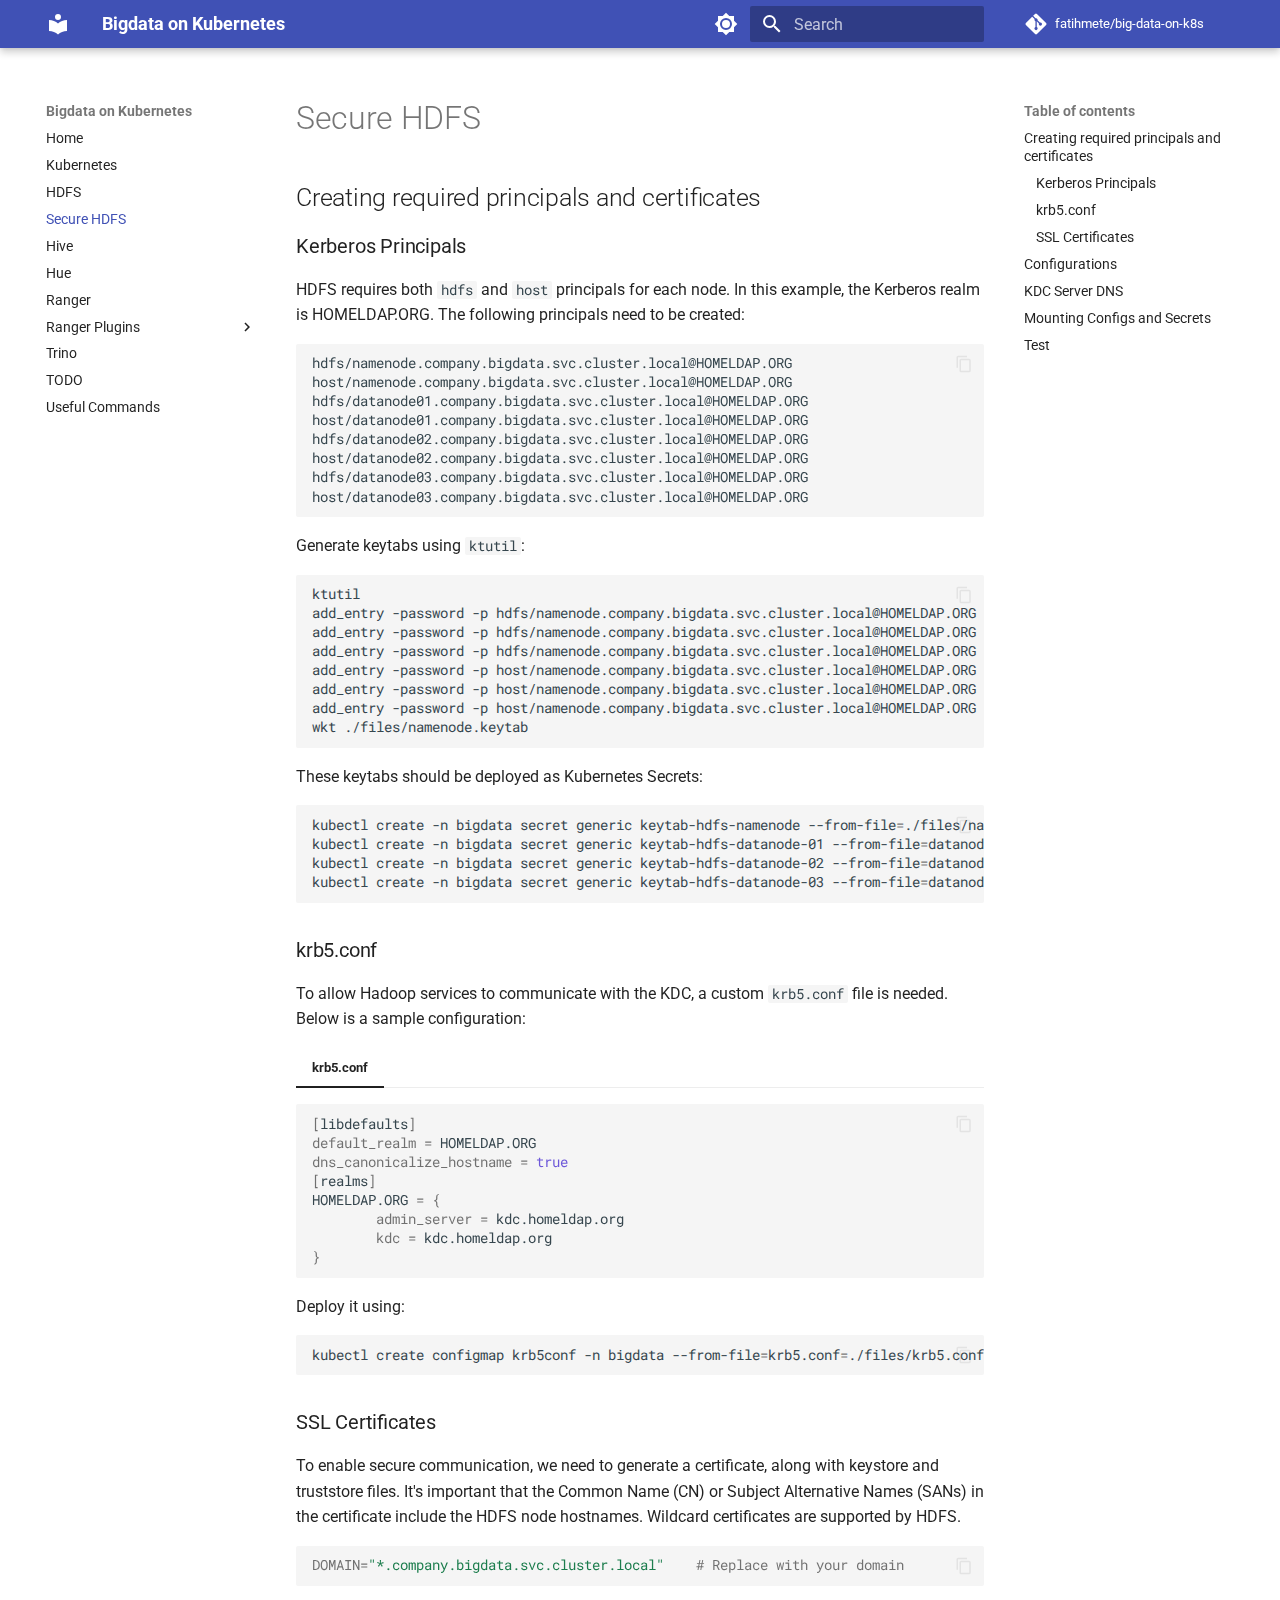
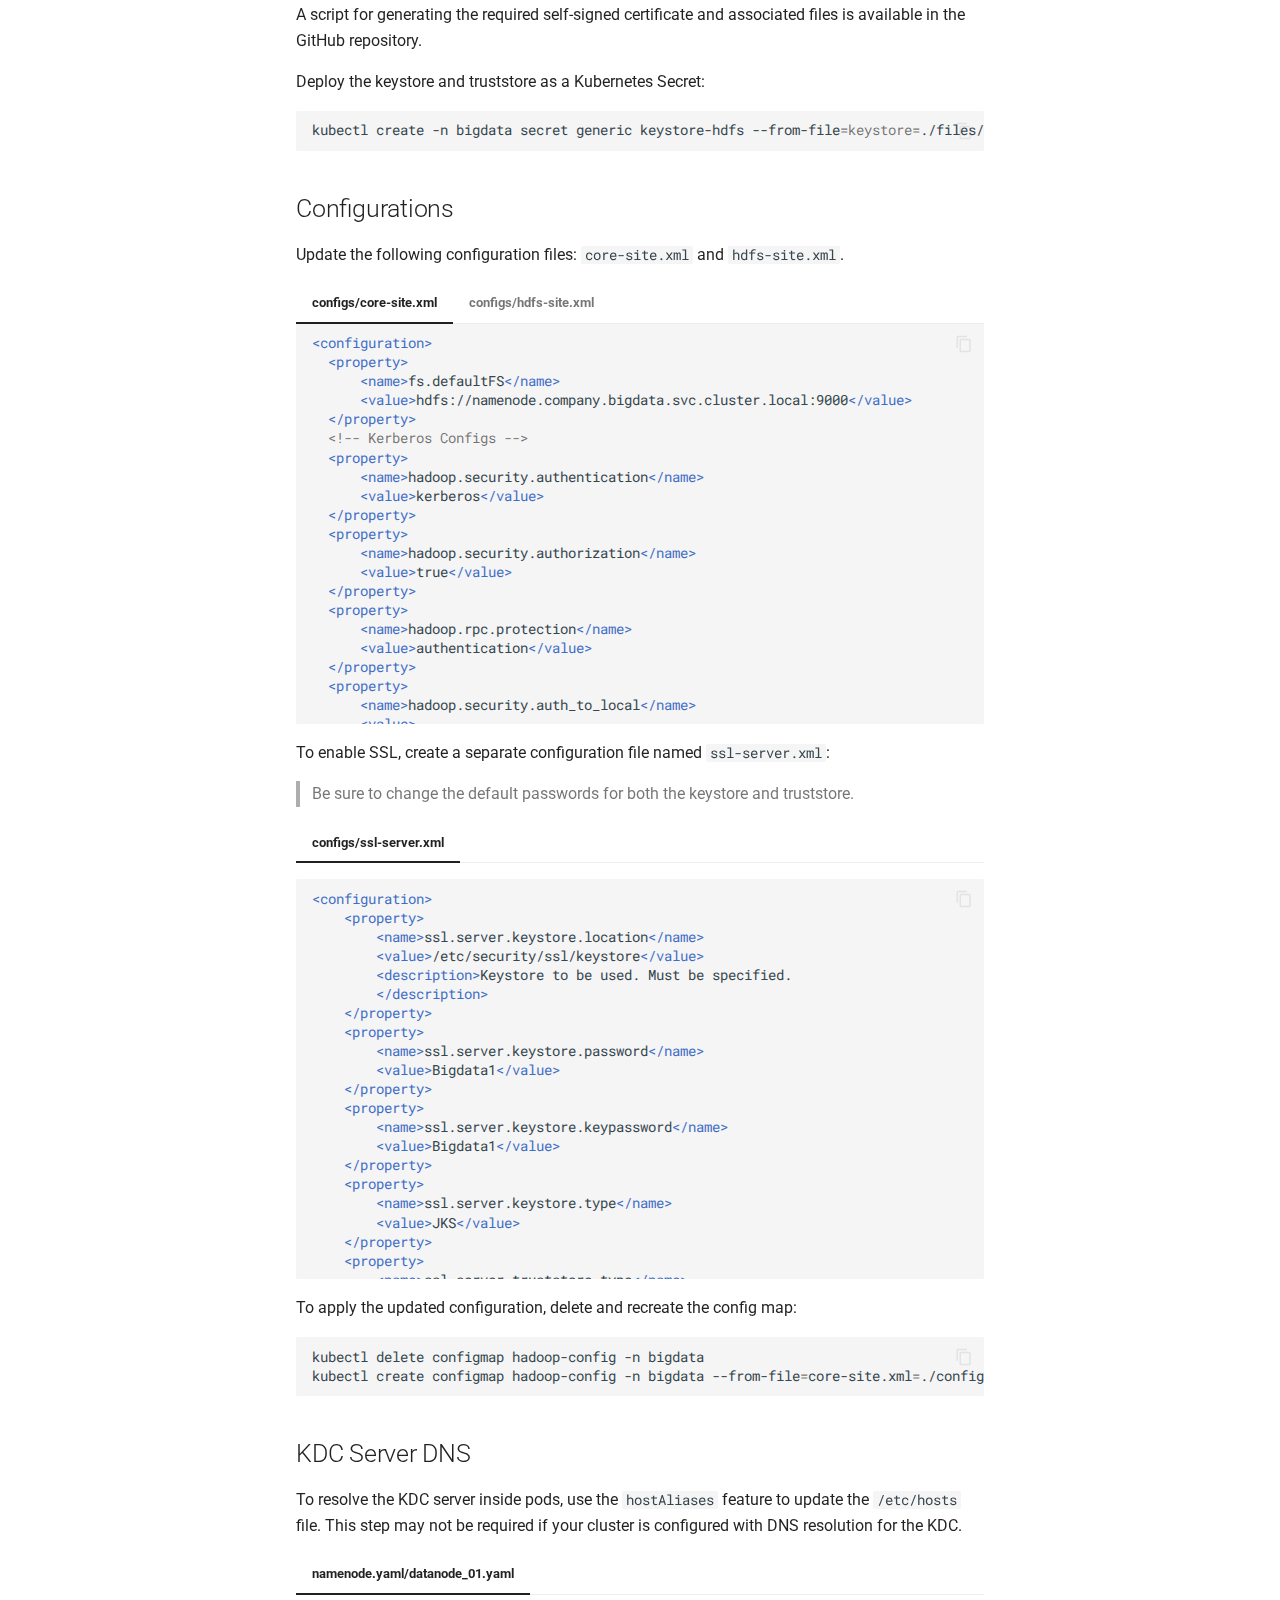
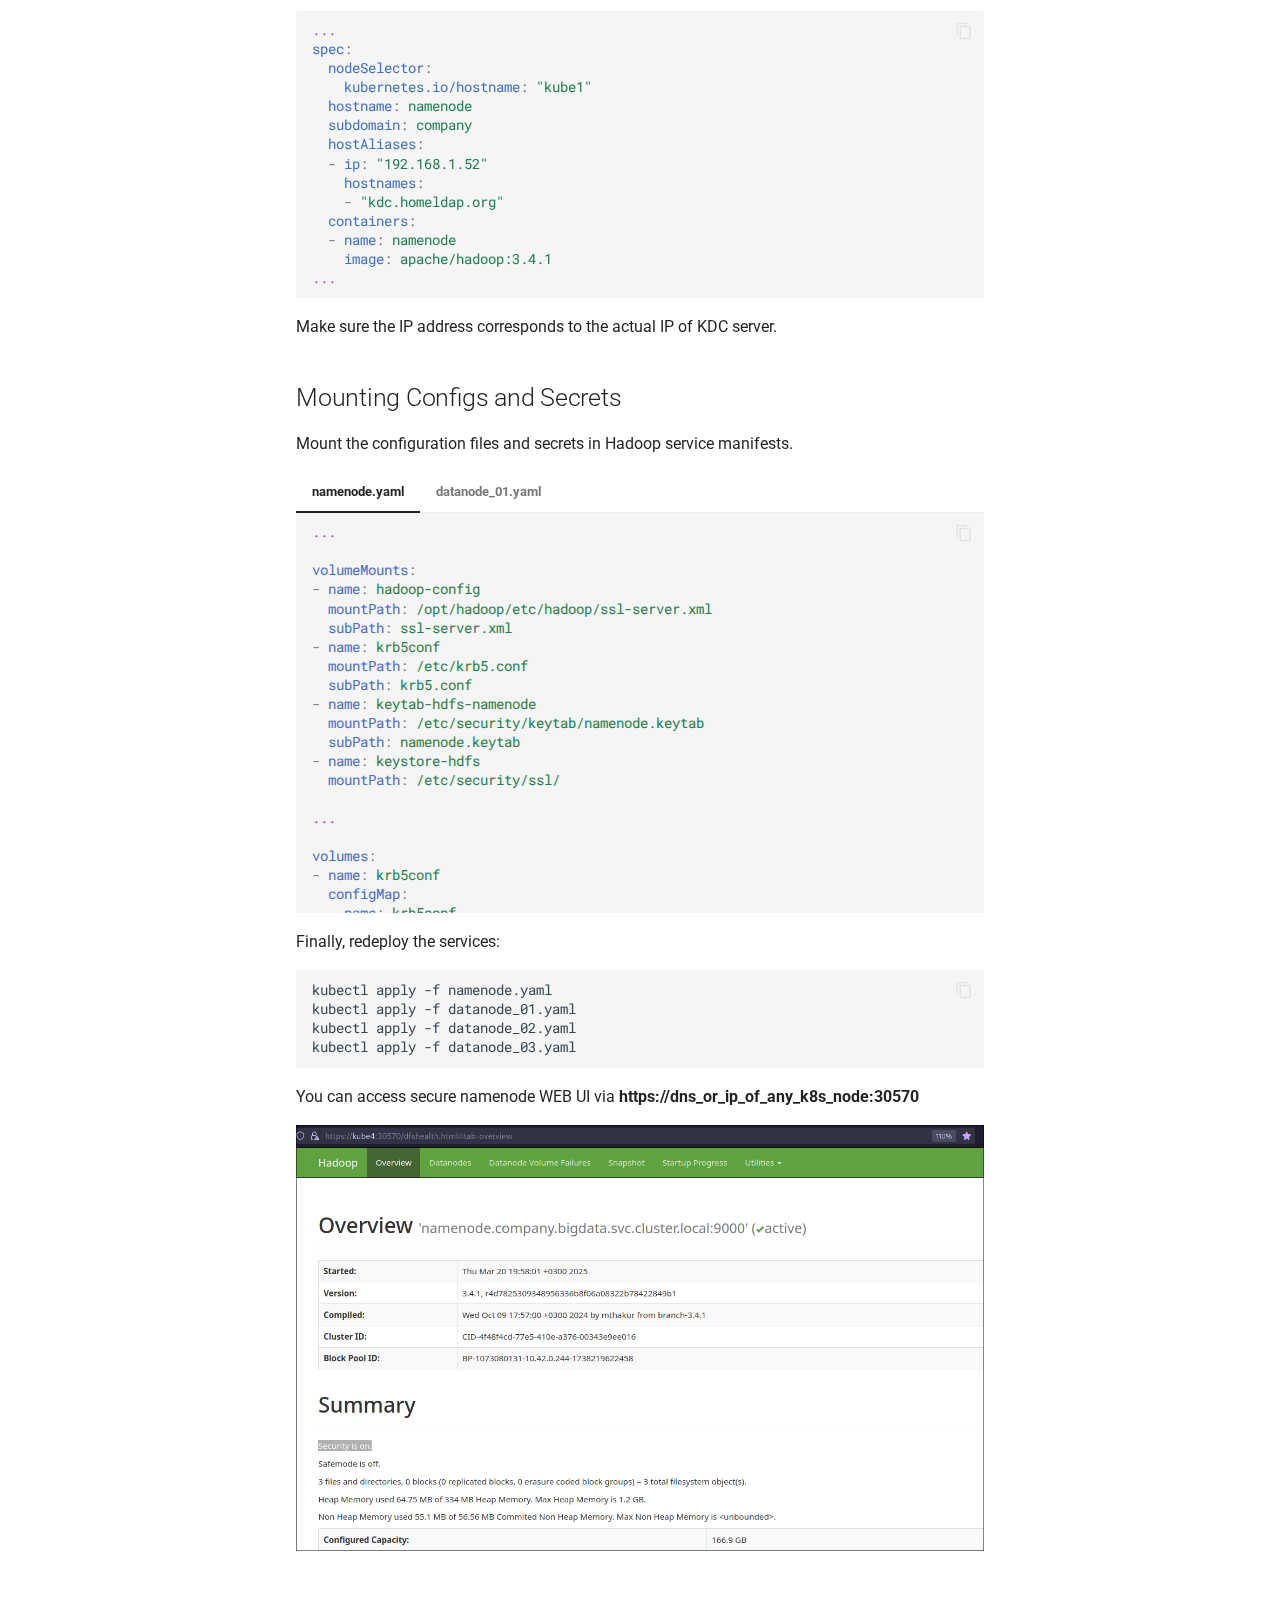
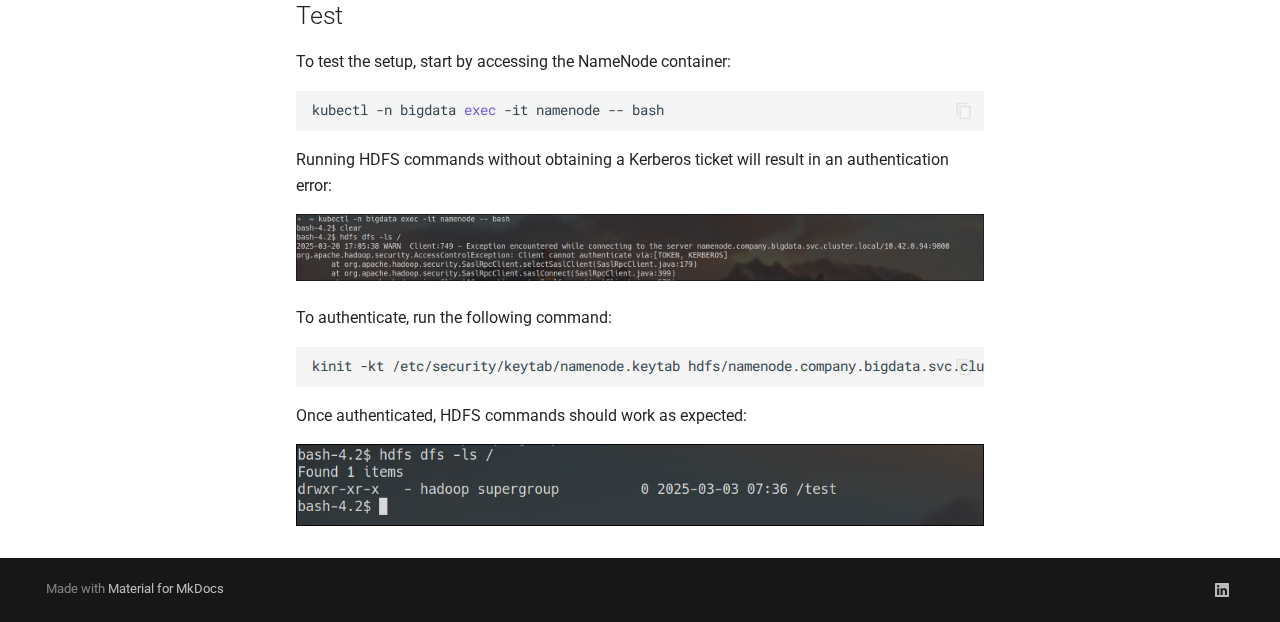
<file: big-data-on-kubernetes/secure-hdfs/index.html>
<!doctype html>
<html lang="en" class="no-js">
  <head>
    
      <meta charset="utf-8">
      <meta name="viewport" content="width=device-width,initial-scale=1">
      
      
      
        <link rel="canonical" href="https://fatihmete.github.io/big-data-on-kubernetes/secure-hdfs/">
      
      
        <link rel="prev" href="../hdfs/">
      
      
        <link rel="next" href="../hive/">
      
      
      <link rel="icon" href="../assets/images/favicon.png">
      <meta name="generator" content="mkdocs-1.6.1, mkdocs-material-9.6.11">
    
    
      
        <title>Secure HDFS - Bigdata on Kubernetes</title>
      
    
    
      <link rel="stylesheet" href="../assets/stylesheets/main.4af4bdda.min.css">
      
        
        <link rel="stylesheet" href="../assets/stylesheets/palette.06af60db.min.css">
      
      


    
    
      
    
    
      
        
        
        <link rel="preconnect" href="https://fonts.gstatic.com" crossorigin>
        <link rel="stylesheet" href="https://fonts.googleapis.com/css?family=Roboto:300,300i,400,400i,700,700i%7CRoboto+Mono:400,400i,700,700i&display=fallback">
        <style>:root{--md-text-font:"Roboto";--md-code-font:"Roboto Mono"}</style>
      
    
    
      <link rel="stylesheet" href="../custom-styles.css">
    
    <script>__md_scope=new URL("..",location),__md_hash=e=>[...e].reduce(((e,_)=>(e<<5)-e+_.charCodeAt(0)),0),__md_get=(e,_=localStorage,t=__md_scope)=>JSON.parse(_.getItem(t.pathname+"."+e)),__md_set=(e,_,t=localStorage,a=__md_scope)=>{try{t.setItem(a.pathname+"."+e,JSON.stringify(_))}catch(e){}}</script>
    
      

    
    
    
   <link href="../assets/stylesheets/glightbox.min.css" rel="stylesheet"/><style>
    html.glightbox-open { overflow: initial; height: 100%; }
    .gslide-title { margin-top: 0px; user-select: text; }
    .gslide-desc { color: #666; user-select: text; }
    .gslide-image img { background: white; }
    .gscrollbar-fixer { padding-right: 15px; }
    .gdesc-inner { font-size: 0.75rem; }
    body[data-md-color-scheme="slate"] .gdesc-inner { background: var(--md-default-bg-color);}
    body[data-md-color-scheme="slate"] .gslide-title { color: var(--md-default-fg-color);}
    body[data-md-color-scheme="slate"] .gslide-desc { color: var(--md-default-fg-color);}</style> <script src="../assets/javascripts/glightbox.min.js"></script></head>
  
  
    
    
      
    
    
    
    
    <body dir="ltr" data-md-color-scheme="default" data-md-color-primary="indigo" data-md-color-accent="indigo">
  
    
    <input class="md-toggle" data-md-toggle="drawer" type="checkbox" id="__drawer" autocomplete="off">
    <input class="md-toggle" data-md-toggle="search" type="checkbox" id="__search" autocomplete="off">
    <label class="md-overlay" for="__drawer"></label>
    <div data-md-component="skip">
      
        
        <a href="#secure-hdfs" class="md-skip">
          Skip to content
        </a>
      
    </div>
    <div data-md-component="announce">
      
    </div>
    
    
      

  

<header class="md-header md-header--shadow" data-md-component="header">
  <nav class="md-header__inner md-grid" aria-label="Header">
    <a href=".." title="Bigdata on Kubernetes" class="md-header__button md-logo" aria-label="Bigdata on Kubernetes" data-md-component="logo">
      
  
  <svg xmlns="http://www.w3.org/2000/svg" viewBox="0 0 24 24"><path d="M12 8a3 3 0 0 0 3-3 3 3 0 0 0-3-3 3 3 0 0 0-3 3 3 3 0 0 0 3 3m0 3.54C9.64 9.35 6.5 8 3 8v11c3.5 0 6.64 1.35 9 3.54 2.36-2.19 5.5-3.54 9-3.54V8c-3.5 0-6.64 1.35-9 3.54"/></svg>

    </a>
    <label class="md-header__button md-icon" for="__drawer">
      
      <svg xmlns="http://www.w3.org/2000/svg" viewBox="0 0 24 24"><path d="M3 6h18v2H3zm0 5h18v2H3zm0 5h18v2H3z"/></svg>
    </label>
    <div class="md-header__title" data-md-component="header-title">
      <div class="md-header__ellipsis">
        <div class="md-header__topic">
          <span class="md-ellipsis">
            Bigdata on Kubernetes
          </span>
        </div>
        <div class="md-header__topic" data-md-component="header-topic">
          <span class="md-ellipsis">
            
              Secure HDFS
            
          </span>
        </div>
      </div>
    </div>
    
      
        <form class="md-header__option" data-md-component="palette">
  
    
    
    
    <input class="md-option" data-md-color-media="(prefers-color-scheme: light)" data-md-color-scheme="default" data-md-color-primary="indigo" data-md-color-accent="indigo"  aria-label="Switch to dark mode"  type="radio" name="__palette" id="__palette_0">
    
      <label class="md-header__button md-icon" title="Switch to dark mode" for="__palette_1" hidden>
        <svg xmlns="http://www.w3.org/2000/svg" viewBox="0 0 24 24"><path d="M12 8a4 4 0 0 0-4 4 4 4 0 0 0 4 4 4 4 0 0 0 4-4 4 4 0 0 0-4-4m0 10a6 6 0 0 1-6-6 6 6 0 0 1 6-6 6 6 0 0 1 6 6 6 6 0 0 1-6 6m8-9.31V4h-4.69L12 .69 8.69 4H4v4.69L.69 12 4 15.31V20h4.69L12 23.31 15.31 20H20v-4.69L23.31 12z"/></svg>
      </label>
    
  
    
    
    
    <input class="md-option" data-md-color-media="(prefers-color-scheme: dark)" data-md-color-scheme="slate" data-md-color-primary="indigo" data-md-color-accent="indigo"  aria-label="Switch to system preference"  type="radio" name="__palette" id="__palette_1">
    
      <label class="md-header__button md-icon" title="Switch to system preference" for="__palette_0" hidden>
        <svg xmlns="http://www.w3.org/2000/svg" viewBox="0 0 24 24"><path d="M12 18c-.89 0-1.74-.2-2.5-.55C11.56 16.5 13 14.42 13 12s-1.44-4.5-3.5-5.45C10.26 6.2 11.11 6 12 6a6 6 0 0 1 6 6 6 6 0 0 1-6 6m8-9.31V4h-4.69L12 .69 8.69 4H4v4.69L.69 12 4 15.31V20h4.69L12 23.31 15.31 20H20v-4.69L23.31 12z"/></svg>
      </label>
    
  
</form>
      
    
    
      <script>var palette=__md_get("__palette");if(palette&&palette.color){if("(prefers-color-scheme)"===palette.color.media){var media=matchMedia("(prefers-color-scheme: light)"),input=document.querySelector(media.matches?"[data-md-color-media='(prefers-color-scheme: light)']":"[data-md-color-media='(prefers-color-scheme: dark)']");palette.color.media=input.getAttribute("data-md-color-media"),palette.color.scheme=input.getAttribute("data-md-color-scheme"),palette.color.primary=input.getAttribute("data-md-color-primary"),palette.color.accent=input.getAttribute("data-md-color-accent")}for(var[key,value]of Object.entries(palette.color))document.body.setAttribute("data-md-color-"+key,value)}</script>
    
    
    
      
      
        <label class="md-header__button md-icon" for="__search">
          
          <svg xmlns="http://www.w3.org/2000/svg" viewBox="0 0 24 24"><path d="M9.5 3A6.5 6.5 0 0 1 16 9.5c0 1.61-.59 3.09-1.56 4.23l.27.27h.79l5 5-1.5 1.5-5-5v-.79l-.27-.27A6.52 6.52 0 0 1 9.5 16 6.5 6.5 0 0 1 3 9.5 6.5 6.5 0 0 1 9.5 3m0 2C7 5 5 7 5 9.5S7 14 9.5 14 14 12 14 9.5 12 5 9.5 5"/></svg>
        </label>
        <div class="md-search" data-md-component="search" role="dialog">
  <label class="md-search__overlay" for="__search"></label>
  <div class="md-search__inner" role="search">
    <form class="md-search__form" name="search">
      <input type="text" class="md-search__input" name="query" aria-label="Search" placeholder="Search" autocapitalize="off" autocorrect="off" autocomplete="off" spellcheck="false" data-md-component="search-query" required>
      <label class="md-search__icon md-icon" for="__search">
        
        <svg xmlns="http://www.w3.org/2000/svg" viewBox="0 0 24 24"><path d="M9.5 3A6.5 6.5 0 0 1 16 9.5c0 1.61-.59 3.09-1.56 4.23l.27.27h.79l5 5-1.5 1.5-5-5v-.79l-.27-.27A6.52 6.52 0 0 1 9.5 16 6.5 6.5 0 0 1 3 9.5 6.5 6.5 0 0 1 9.5 3m0 2C7 5 5 7 5 9.5S7 14 9.5 14 14 12 14 9.5 12 5 9.5 5"/></svg>
        
        <svg xmlns="http://www.w3.org/2000/svg" viewBox="0 0 24 24"><path d="M20 11v2H8l5.5 5.5-1.42 1.42L4.16 12l7.92-7.92L13.5 5.5 8 11z"/></svg>
      </label>
      <nav class="md-search__options" aria-label="Search">
        
        <button type="reset" class="md-search__icon md-icon" title="Clear" aria-label="Clear" tabindex="-1">
          
          <svg xmlns="http://www.w3.org/2000/svg" viewBox="0 0 24 24"><path d="M19 6.41 17.59 5 12 10.59 6.41 5 5 6.41 10.59 12 5 17.59 6.41 19 12 13.41 17.59 19 19 17.59 13.41 12z"/></svg>
        </button>
      </nav>
      
    </form>
    <div class="md-search__output">
      <div class="md-search__scrollwrap" tabindex="0" data-md-scrollfix>
        <div class="md-search-result" data-md-component="search-result">
          <div class="md-search-result__meta">
            Initializing search
          </div>
          <ol class="md-search-result__list" role="presentation"></ol>
        </div>
      </div>
    </div>
  </div>
</div>
      
    
    
      <div class="md-header__source">
        <a href="https://github.com/fatihmete/big-data-on-k8s" title="Go to repository" class="md-source" data-md-component="source">
  <div class="md-source__icon md-icon">
    
    <svg xmlns="http://www.w3.org/2000/svg" viewBox="0 0 448 512"><!--! Font Awesome Free 6.7.2 by @fontawesome - https://fontawesome.com License - https://fontawesome.com/license/free (Icons: CC BY 4.0, Fonts: SIL OFL 1.1, Code: MIT License) Copyright 2024 Fonticons, Inc.--><path d="M439.55 236.05 244 40.45a28.87 28.87 0 0 0-40.81 0l-40.66 40.63 51.52 51.52c27.06-9.14 52.68 16.77 43.39 43.68l49.66 49.66c34.23-11.8 61.18 31 35.47 56.69-26.49 26.49-70.21-2.87-56-37.34L240.22 199v121.85c25.3 12.54 22.26 41.85 9.08 55a34.34 34.34 0 0 1-48.55 0c-17.57-17.6-11.07-46.91 11.25-56v-123c-20.8-8.51-24.6-30.74-18.64-45L142.57 101 8.45 235.14a28.86 28.86 0 0 0 0 40.81l195.61 195.6a28.86 28.86 0 0 0 40.8 0l194.69-194.69a28.86 28.86 0 0 0 0-40.81"/></svg>
  </div>
  <div class="md-source__repository">
    fatihmete/big-data-on-k8s
  </div>
</a>
      </div>
    
  </nav>
  
</header>
    
    <div class="md-container" data-md-component="container">
      
      
        
          
        
      
      <main class="md-main" data-md-component="main">
        <div class="md-main__inner md-grid">
          
            
              
              <div class="md-sidebar md-sidebar--primary" data-md-component="sidebar" data-md-type="navigation" >
                <div class="md-sidebar__scrollwrap">
                  <div class="md-sidebar__inner">
                    



<nav class="md-nav md-nav--primary" aria-label="Navigation" data-md-level="0">
  <label class="md-nav__title" for="__drawer">
    <a href=".." title="Bigdata on Kubernetes" class="md-nav__button md-logo" aria-label="Bigdata on Kubernetes" data-md-component="logo">
      
  
  <svg xmlns="http://www.w3.org/2000/svg" viewBox="0 0 24 24"><path d="M12 8a3 3 0 0 0 3-3 3 3 0 0 0-3-3 3 3 0 0 0-3 3 3 3 0 0 0 3 3m0 3.54C9.64 9.35 6.5 8 3 8v11c3.5 0 6.64 1.35 9 3.54 2.36-2.19 5.5-3.54 9-3.54V8c-3.5 0-6.64 1.35-9 3.54"/></svg>

    </a>
    Bigdata on Kubernetes
  </label>
  
    <div class="md-nav__source">
      <a href="https://github.com/fatihmete/big-data-on-k8s" title="Go to repository" class="md-source" data-md-component="source">
  <div class="md-source__icon md-icon">
    
    <svg xmlns="http://www.w3.org/2000/svg" viewBox="0 0 448 512"><!--! Font Awesome Free 6.7.2 by @fontawesome - https://fontawesome.com License - https://fontawesome.com/license/free (Icons: CC BY 4.0, Fonts: SIL OFL 1.1, Code: MIT License) Copyright 2024 Fonticons, Inc.--><path d="M439.55 236.05 244 40.45a28.87 28.87 0 0 0-40.81 0l-40.66 40.63 51.52 51.52c27.06-9.14 52.68 16.77 43.39 43.68l49.66 49.66c34.23-11.8 61.18 31 35.47 56.69-26.49 26.49-70.21-2.87-56-37.34L240.22 199v121.85c25.3 12.54 22.26 41.85 9.08 55a34.34 34.34 0 0 1-48.55 0c-17.57-17.6-11.07-46.91 11.25-56v-123c-20.8-8.51-24.6-30.74-18.64-45L142.57 101 8.45 235.14a28.86 28.86 0 0 0 0 40.81l195.61 195.6a28.86 28.86 0 0 0 40.8 0l194.69-194.69a28.86 28.86 0 0 0 0-40.81"/></svg>
  </div>
  <div class="md-source__repository">
    fatihmete/big-data-on-k8s
  </div>
</a>
    </div>
  
  <ul class="md-nav__list" data-md-scrollfix>
    
      
      
  
  
  
  
    <li class="md-nav__item">
      <a href=".." class="md-nav__link">
        
  
  
  <span class="md-ellipsis">
    Home
    
  </span>
  

      </a>
    </li>
  

    
      
      
  
  
  
  
    <li class="md-nav__item">
      <a href="../kubernetes/" class="md-nav__link">
        
  
  
  <span class="md-ellipsis">
    Kubernetes
    
  </span>
  

      </a>
    </li>
  

    
      
      
  
  
  
  
    <li class="md-nav__item">
      <a href="../hdfs/" class="md-nav__link">
        
  
  
  <span class="md-ellipsis">
    HDFS
    
  </span>
  

      </a>
    </li>
  

    
      
      
  
  
    
  
  
  
    <li class="md-nav__item md-nav__item--active">
      
      <input class="md-nav__toggle md-toggle" type="checkbox" id="__toc">
      
      
        
      
      
        <label class="md-nav__link md-nav__link--active" for="__toc">
          
  
  
  <span class="md-ellipsis">
    Secure HDFS
    
  </span>
  

          <span class="md-nav__icon md-icon"></span>
        </label>
      
      <a href="./" class="md-nav__link md-nav__link--active">
        
  
  
  <span class="md-ellipsis">
    Secure HDFS
    
  </span>
  

      </a>
      
        

<nav class="md-nav md-nav--secondary" aria-label="Table of contents">
  
  
  
    
  
  
    <label class="md-nav__title" for="__toc">
      <span class="md-nav__icon md-icon"></span>
      Table of contents
    </label>
    <ul class="md-nav__list" data-md-component="toc" data-md-scrollfix>
      
        <li class="md-nav__item">
  <a href="#creating-required-principals-and-certificates" class="md-nav__link">
    <span class="md-ellipsis">
      Creating required principals and certificates
    </span>
  </a>
  
    <nav class="md-nav" aria-label="Creating required principals and certificates">
      <ul class="md-nav__list">
        
          <li class="md-nav__item">
  <a href="#kerberos-principals" class="md-nav__link">
    <span class="md-ellipsis">
      Kerberos Principals
    </span>
  </a>
  
</li>
        
          <li class="md-nav__item">
  <a href="#krb5conf" class="md-nav__link">
    <span class="md-ellipsis">
      krb5.conf
    </span>
  </a>
  
</li>
        
          <li class="md-nav__item">
  <a href="#ssl-certificates" class="md-nav__link">
    <span class="md-ellipsis">
      SSL Certificates
    </span>
  </a>
  
</li>
        
      </ul>
    </nav>
  
</li>
      
        <li class="md-nav__item">
  <a href="#configurations" class="md-nav__link">
    <span class="md-ellipsis">
      Configurations
    </span>
  </a>
  
</li>
      
        <li class="md-nav__item">
  <a href="#kdc-server-dns" class="md-nav__link">
    <span class="md-ellipsis">
      KDC Server DNS
    </span>
  </a>
  
</li>
      
        <li class="md-nav__item">
  <a href="#mounting-configs-and-secrets" class="md-nav__link">
    <span class="md-ellipsis">
      Mounting Configs and Secrets
    </span>
  </a>
  
</li>
      
        <li class="md-nav__item">
  <a href="#test" class="md-nav__link">
    <span class="md-ellipsis">
      Test
    </span>
  </a>
  
</li>
      
    </ul>
  
</nav>
      
    </li>
  

    
      
      
  
  
  
  
    <li class="md-nav__item">
      <a href="../hive/" class="md-nav__link">
        
  
  
  <span class="md-ellipsis">
    Hive
    
  </span>
  

      </a>
    </li>
  

    
      
      
  
  
  
  
    <li class="md-nav__item">
      <a href="../hue/" class="md-nav__link">
        
  
  
  <span class="md-ellipsis">
    Hue
    
  </span>
  

      </a>
    </li>
  

    
      
      
  
  
  
  
    <li class="md-nav__item">
      <a href="../ranger/" class="md-nav__link">
        
  
  
  <span class="md-ellipsis">
    Ranger
    
  </span>
  

      </a>
    </li>
  

    
      
      
  
  
  
  
    
    
    
    
    
    <li class="md-nav__item md-nav__item--nested">
      
        
        
        <input class="md-nav__toggle md-toggle " type="checkbox" id="__nav_8" >
        
          
          <label class="md-nav__link" for="__nav_8" id="__nav_8_label" tabindex="0">
            
  
  
  <span class="md-ellipsis">
    Ranger Plugins
    
  </span>
  

            <span class="md-nav__icon md-icon"></span>
          </label>
        
        <nav class="md-nav" data-md-level="1" aria-labelledby="__nav_8_label" aria-expanded="false">
          <label class="md-nav__title" for="__nav_8">
            <span class="md-nav__icon md-icon"></span>
            Ranger Plugins
          </label>
          <ul class="md-nav__list" data-md-scrollfix>
            
              
                
  
  
  
  
    <li class="md-nav__item">
      <a href="../ranger-hdfs-plugin/" class="md-nav__link">
        
  
  
  <span class="md-ellipsis">
    HDFS Plugin
    
  </span>
  

      </a>
    </li>
  

              
            
              
                
  
  
  
  
    <li class="md-nav__item">
      <a href="../ranger-hive-plugin/" class="md-nav__link">
        
  
  
  <span class="md-ellipsis">
    Hive Plugin
    
  </span>
  

      </a>
    </li>
  

              
            
          </ul>
        </nav>
      
    </li>
  

    
      
      
  
  
  
  
    <li class="md-nav__item">
      <a href="../trino/" class="md-nav__link">
        
  
  
  <span class="md-ellipsis">
    Trino
    
  </span>
  

      </a>
    </li>
  

    
      
      
  
  
  
  
    <li class="md-nav__item">
      <a href="../todo/" class="md-nav__link">
        
  
  
  <span class="md-ellipsis">
    TODO
    
  </span>
  

      </a>
    </li>
  

    
      
      
  
  
  
  
    <li class="md-nav__item">
      <a href="../useful-commands/" class="md-nav__link">
        
  
  
  <span class="md-ellipsis">
    Useful Commands
    
  </span>
  

      </a>
    </li>
  

    
  </ul>
</nav>
                  </div>
                </div>
              </div>
            
            
              
              <div class="md-sidebar md-sidebar--secondary" data-md-component="sidebar" data-md-type="toc" >
                <div class="md-sidebar__scrollwrap">
                  <div class="md-sidebar__inner">
                    

<nav class="md-nav md-nav--secondary" aria-label="Table of contents">
  
  
  
    
  
  
    <label class="md-nav__title" for="__toc">
      <span class="md-nav__icon md-icon"></span>
      Table of contents
    </label>
    <ul class="md-nav__list" data-md-component="toc" data-md-scrollfix>
      
        <li class="md-nav__item">
  <a href="#creating-required-principals-and-certificates" class="md-nav__link">
    <span class="md-ellipsis">
      Creating required principals and certificates
    </span>
  </a>
  
    <nav class="md-nav" aria-label="Creating required principals and certificates">
      <ul class="md-nav__list">
        
          <li class="md-nav__item">
  <a href="#kerberos-principals" class="md-nav__link">
    <span class="md-ellipsis">
      Kerberos Principals
    </span>
  </a>
  
</li>
        
          <li class="md-nav__item">
  <a href="#krb5conf" class="md-nav__link">
    <span class="md-ellipsis">
      krb5.conf
    </span>
  </a>
  
</li>
        
          <li class="md-nav__item">
  <a href="#ssl-certificates" class="md-nav__link">
    <span class="md-ellipsis">
      SSL Certificates
    </span>
  </a>
  
</li>
        
      </ul>
    </nav>
  
</li>
      
        <li class="md-nav__item">
  <a href="#configurations" class="md-nav__link">
    <span class="md-ellipsis">
      Configurations
    </span>
  </a>
  
</li>
      
        <li class="md-nav__item">
  <a href="#kdc-server-dns" class="md-nav__link">
    <span class="md-ellipsis">
      KDC Server DNS
    </span>
  </a>
  
</li>
      
        <li class="md-nav__item">
  <a href="#mounting-configs-and-secrets" class="md-nav__link">
    <span class="md-ellipsis">
      Mounting Configs and Secrets
    </span>
  </a>
  
</li>
      
        <li class="md-nav__item">
  <a href="#test" class="md-nav__link">
    <span class="md-ellipsis">
      Test
    </span>
  </a>
  
</li>
      
    </ul>
  
</nav>
                  </div>
                </div>
              </div>
            
          
          
            <div class="md-content" data-md-component="content">
              <article class="md-content__inner md-typeset">
                
                  


  
  


<h1 id="secure-hdfs">Secure HDFS</h1>
<h2 id="creating-required-principals-and-certificates">Creating required principals and certificates</h2>
<h3 id="kerberos-principals">Kerberos Principals</h3>
<p>HDFS requires both <code>hdfs</code> and <code>host</code> principals for each node. In this example, the Kerberos realm is HOMELDAP.ORG. The following principals need to be created:
<div class="language-bash highlight"><pre><span></span><code><span id="__span-0-1"><a id="__codelineno-0-1" name="__codelineno-0-1" href="#__codelineno-0-1"></a>hdfs/namenode.company.bigdata.svc.cluster.local@HOMELDAP.ORG
</span><span id="__span-0-2"><a id="__codelineno-0-2" name="__codelineno-0-2" href="#__codelineno-0-2"></a>host/namenode.company.bigdata.svc.cluster.local@HOMELDAP.ORG
</span><span id="__span-0-3"><a id="__codelineno-0-3" name="__codelineno-0-3" href="#__codelineno-0-3"></a>hdfs/datanode01.company.bigdata.svc.cluster.local@HOMELDAP.ORG
</span><span id="__span-0-4"><a id="__codelineno-0-4" name="__codelineno-0-4" href="#__codelineno-0-4"></a>host/datanode01.company.bigdata.svc.cluster.local@HOMELDAP.ORG
</span><span id="__span-0-5"><a id="__codelineno-0-5" name="__codelineno-0-5" href="#__codelineno-0-5"></a>hdfs/datanode02.company.bigdata.svc.cluster.local@HOMELDAP.ORG
</span><span id="__span-0-6"><a id="__codelineno-0-6" name="__codelineno-0-6" href="#__codelineno-0-6"></a>host/datanode02.company.bigdata.svc.cluster.local@HOMELDAP.ORG
</span><span id="__span-0-7"><a id="__codelineno-0-7" name="__codelineno-0-7" href="#__codelineno-0-7"></a>hdfs/datanode03.company.bigdata.svc.cluster.local@HOMELDAP.ORG
</span><span id="__span-0-8"><a id="__codelineno-0-8" name="__codelineno-0-8" href="#__codelineno-0-8"></a>host/datanode03.company.bigdata.svc.cluster.local@HOMELDAP.ORG
</span></code></pre></div></p>
<p>Generate keytabs using <code>ktutil</code>:</p>
<div class="language-bash highlight"><pre><span></span><code><span id="__span-1-1"><a id="__codelineno-1-1" name="__codelineno-1-1" href="#__codelineno-1-1"></a>ktutil
</span><span id="__span-1-2"><a id="__codelineno-1-2" name="__codelineno-1-2" href="#__codelineno-1-2"></a>add_entry<span class="w"> </span>-password<span class="w"> </span>-p<span class="w"> </span>hdfs/namenode.company.bigdata.svc.cluster.local@HOMELDAP.ORG<span class="w"> </span>-k<span class="w"> </span><span class="m">1</span><span class="w"> </span>-e<span class="w"> </span>aes128-cts-hmac-sha1-96
</span><span id="__span-1-3"><a id="__codelineno-1-3" name="__codelineno-1-3" href="#__codelineno-1-3"></a>add_entry<span class="w"> </span>-password<span class="w"> </span>-p<span class="w"> </span>hdfs/namenode.company.bigdata.svc.cluster.local@HOMELDAP.ORG<span class="w"> </span>-k<span class="w"> </span><span class="m">1</span><span class="w"> </span>-e<span class="w"> </span>aes256-cts-hmac-sha1-96
</span><span id="__span-1-4"><a id="__codelineno-1-4" name="__codelineno-1-4" href="#__codelineno-1-4"></a>add_entry<span class="w"> </span>-password<span class="w"> </span>-p<span class="w"> </span>hdfs/namenode.company.bigdata.svc.cluster.local@HOMELDAP.ORG<span class="w"> </span>-k<span class="w"> </span><span class="m">1</span><span class="w"> </span>-e<span class="w"> </span>aes128-cts-hmac-sha256-128
</span><span id="__span-1-5"><a id="__codelineno-1-5" name="__codelineno-1-5" href="#__codelineno-1-5"></a>add_entry<span class="w"> </span>-password<span class="w"> </span>-p<span class="w"> </span>host/namenode.company.bigdata.svc.cluster.local@HOMELDAP.ORG<span class="w"> </span>-k<span class="w"> </span><span class="m">1</span><span class="w"> </span>-e<span class="w"> </span>aes128-cts-hmac-sha1-96
</span><span id="__span-1-6"><a id="__codelineno-1-6" name="__codelineno-1-6" href="#__codelineno-1-6"></a>add_entry<span class="w"> </span>-password<span class="w"> </span>-p<span class="w"> </span>host/namenode.company.bigdata.svc.cluster.local@HOMELDAP.ORG<span class="w"> </span>-k<span class="w"> </span><span class="m">1</span><span class="w"> </span>-e<span class="w"> </span>aes256-cts-hmac-sha1-96
</span><span id="__span-1-7"><a id="__codelineno-1-7" name="__codelineno-1-7" href="#__codelineno-1-7"></a>add_entry<span class="w"> </span>-password<span class="w"> </span>-p<span class="w"> </span>host/namenode.company.bigdata.svc.cluster.local@HOMELDAP.ORG<span class="w"> </span>-k<span class="w"> </span><span class="m">1</span><span class="w"> </span>-e<span class="w"> </span>aes128-cts-hmac-sha256-128
</span><span id="__span-1-8"><a id="__codelineno-1-8" name="__codelineno-1-8" href="#__codelineno-1-8"></a>wkt<span class="w"> </span>./files/namenode.keytab
</span></code></pre></div>
<p>These keytabs should be deployed as Kubernetes Secrets:</p>
<div class="language-sh highlight"><pre><span></span><code><span id="__span-2-1"><a id="__codelineno-2-1" name="__codelineno-2-1" href="#__codelineno-2-1"></a>kubectl<span class="w"> </span>create<span class="w"> </span>-n<span class="w"> </span>bigdata<span class="w"> </span>secret<span class="w"> </span>generic<span class="w"> </span>keytab-hdfs-namenode<span class="w"> </span>--from-file<span class="o">=</span>./files/namenode.keytab
</span><span id="__span-2-2"><a id="__codelineno-2-2" name="__codelineno-2-2" href="#__codelineno-2-2"></a>kubectl<span class="w"> </span>create<span class="w"> </span>-n<span class="w"> </span>bigdata<span class="w"> </span>secret<span class="w"> </span>generic<span class="w"> </span>keytab-hdfs-datanode-01<span class="w"> </span>--from-file<span class="o">=</span>datanode.keytab<span class="o">=</span>./files/datanode01.keytab
</span><span id="__span-2-3"><a id="__codelineno-2-3" name="__codelineno-2-3" href="#__codelineno-2-3"></a>kubectl<span class="w"> </span>create<span class="w"> </span>-n<span class="w"> </span>bigdata<span class="w"> </span>secret<span class="w"> </span>generic<span class="w"> </span>keytab-hdfs-datanode-02<span class="w"> </span>--from-file<span class="o">=</span>datanode.keytab<span class="o">=</span>./files/datanode02.keytab
</span><span id="__span-2-4"><a id="__codelineno-2-4" name="__codelineno-2-4" href="#__codelineno-2-4"></a>kubectl<span class="w"> </span>create<span class="w"> </span>-n<span class="w"> </span>bigdata<span class="w"> </span>secret<span class="w"> </span>generic<span class="w"> </span>keytab-hdfs-datanode-03<span class="w"> </span>--from-file<span class="o">=</span>datanode.keytab<span class="o">=</span>./files/datanode03.keytab
</span></code></pre></div>
<h3 id="krb5conf">krb5.conf</h3>
<p>To allow Hadoop services to communicate with the KDC, a custom <code>krb5.conf</code> file is needed. Below is a sample configuration:</p>
<div class="tabbed-set tabbed-alternate" data-tabs="1:1"><input checked="checked" id="__tabbed_1_1" name="__tabbed_1" type="radio" /><div class="tabbed-labels"><label for="__tabbed_1_1">krb5.conf</label></div>
<div class="tabbed-content">
<div class="tabbed-block"></div>
</div>
</div>
<p><div class="language-bash highlight"><pre><span></span><code><span id="__span-3-1"><a id="__codelineno-3-1" name="__codelineno-3-1" href="#__codelineno-3-1"></a><span class="o">[</span>libdefaults<span class="o">]</span>
</span><span id="__span-3-2"><a id="__codelineno-3-2" name="__codelineno-3-2" href="#__codelineno-3-2"></a><span class="nv">default_realm</span><span class="w"> </span><span class="o">=</span><span class="w"> </span>HOMELDAP.ORG
</span><span id="__span-3-3"><a id="__codelineno-3-3" name="__codelineno-3-3" href="#__codelineno-3-3"></a><span class="nv">dns_canonicalize_hostname</span><span class="w"> </span><span class="o">=</span><span class="w"> </span><span class="nb">true</span>
</span><span id="__span-3-4"><a id="__codelineno-3-4" name="__codelineno-3-4" href="#__codelineno-3-4"></a><span class="o">[</span>realms<span class="o">]</span>
</span><span id="__span-3-5"><a id="__codelineno-3-5" name="__codelineno-3-5" href="#__codelineno-3-5"></a>HOMELDAP.ORG<span class="w"> </span><span class="o">=</span><span class="w"> </span><span class="o">{</span>
</span><span id="__span-3-6"><a id="__codelineno-3-6" name="__codelineno-3-6" href="#__codelineno-3-6"></a><span class="w">        </span><span class="nv">admin_server</span><span class="w"> </span><span class="o">=</span><span class="w"> </span>kdc.homeldap.org
</span><span id="__span-3-7"><a id="__codelineno-3-7" name="__codelineno-3-7" href="#__codelineno-3-7"></a><span class="w">        </span><span class="nv">kdc</span><span class="w"> </span><span class="o">=</span><span class="w"> </span>kdc.homeldap.org
</span><span id="__span-3-8"><a id="__codelineno-3-8" name="__codelineno-3-8" href="#__codelineno-3-8"></a><span class="o">}</span>
</span></code></pre></div>
Deploy it using:
<div class="language-sh highlight"><pre><span></span><code><span id="__span-4-1"><a id="__codelineno-4-1" name="__codelineno-4-1" href="#__codelineno-4-1"></a>kubectl<span class="w"> </span>create<span class="w"> </span>configmap<span class="w"> </span>krb5conf<span class="w"> </span>-n<span class="w"> </span>bigdata<span class="w"> </span>--from-file<span class="o">=</span>krb5.conf<span class="o">=</span>./files/krb5.conf
</span></code></pre></div></p>
<h3 id="ssl-certificates">SSL Certificates</h3>
<p>To enable secure communication, we need to generate a certificate, along with keystore and truststore files. It's important that the Common Name (CN) or Subject Alternative Names (SANs) in the certificate include the HDFS node hostnames. Wildcard certificates are supported by HDFS.
<div class="language-bash highlight"><pre><span></span><code><span id="__span-5-1"><a id="__codelineno-5-1" name="__codelineno-5-1" href="#__codelineno-5-1"></a><span class="nv">DOMAIN</span><span class="o">=</span><span class="s2">&quot;*.company.bigdata.svc.cluster.local&quot;</span><span class="w">    </span><span class="c1"># Replace with your domain</span>
</span></code></pre></div>
A script for generating the required self-signed certificate and associated files is available in the GitHub repository.</p>
<p>Deploy the keystore and truststore as a Kubernetes Secret:</p>
<div class="language-sh highlight"><pre><span></span><code><span id="__span-6-1"><a id="__codelineno-6-1" name="__codelineno-6-1" href="#__codelineno-6-1"></a>kubectl<span class="w"> </span>create<span class="w"> </span>-n<span class="w"> </span>bigdata<span class="w"> </span>secret<span class="w"> </span>generic<span class="w"> </span>keystore-hdfs<span class="w"> </span>--from-file<span class="o">=</span><span class="nv">keystore</span><span class="o">=</span>./files/keystore<span class="w"> </span>--from-file<span class="o">=</span><span class="nv">truststore</span><span class="o">=</span>./files/truststore
</span></code></pre></div>
<h2 id="configurations">Configurations</h2>
<p>Update the following configuration files: <code>core-site.xml</code> and <code>hdfs-site.xml</code>.</p>
<div class="tabbed-set tabbed-alternate" data-tabs="2:2"><input checked="checked" id="__tabbed_2_1" name="__tabbed_2" type="radio" /><input id="__tabbed_2_2" name="__tabbed_2" type="radio" /><div class="tabbed-labels"><label for="__tabbed_2_1">configs/core-site.xml</label><label for="__tabbed_2_2">configs/hdfs-site.xml</label></div>
<div class="tabbed-content">
<div class="tabbed-block">
<div class="language-xml highlight"><pre><span></span><code><span id="__span-7-1"><a id="__codelineno-7-1" name="__codelineno-7-1" href="#__codelineno-7-1"></a><span class="nt">&lt;configuration&gt;</span>
</span><span id="__span-7-2"><a id="__codelineno-7-2" name="__codelineno-7-2" href="#__codelineno-7-2"></a><span class="w">  </span><span class="nt">&lt;property&gt;</span>
</span><span id="__span-7-3"><a id="__codelineno-7-3" name="__codelineno-7-3" href="#__codelineno-7-3"></a><span class="w">      </span><span class="nt">&lt;name&gt;</span>fs.defaultFS<span class="nt">&lt;/name&gt;</span>
</span><span id="__span-7-4"><a id="__codelineno-7-4" name="__codelineno-7-4" href="#__codelineno-7-4"></a><span class="w">      </span><span class="nt">&lt;value&gt;</span>hdfs://namenode.company.bigdata.svc.cluster.local:9000<span class="nt">&lt;/value&gt;</span>
</span><span id="__span-7-5"><a id="__codelineno-7-5" name="__codelineno-7-5" href="#__codelineno-7-5"></a><span class="w">  </span><span class="nt">&lt;/property&gt;</span>
</span><span id="__span-7-6"><a id="__codelineno-7-6" name="__codelineno-7-6" href="#__codelineno-7-6"></a><span class="w">  </span><span class="cm">&lt;!-- Kerberos Configs --&gt;</span>
</span><span id="__span-7-7"><a id="__codelineno-7-7" name="__codelineno-7-7" href="#__codelineno-7-7"></a><span class="w">  </span><span class="nt">&lt;property&gt;</span>
</span><span id="__span-7-8"><a id="__codelineno-7-8" name="__codelineno-7-8" href="#__codelineno-7-8"></a><span class="w">      </span><span class="nt">&lt;name&gt;</span>hadoop.security.authentication<span class="nt">&lt;/name&gt;</span>
</span><span id="__span-7-9"><a id="__codelineno-7-9" name="__codelineno-7-9" href="#__codelineno-7-9"></a><span class="w">      </span><span class="nt">&lt;value&gt;</span>kerberos<span class="nt">&lt;/value&gt;</span>
</span><span id="__span-7-10"><a id="__codelineno-7-10" name="__codelineno-7-10" href="#__codelineno-7-10"></a><span class="w">  </span><span class="nt">&lt;/property&gt;</span>
</span><span id="__span-7-11"><a id="__codelineno-7-11" name="__codelineno-7-11" href="#__codelineno-7-11"></a><span class="w">  </span><span class="nt">&lt;property&gt;</span>
</span><span id="__span-7-12"><a id="__codelineno-7-12" name="__codelineno-7-12" href="#__codelineno-7-12"></a><span class="w">      </span><span class="nt">&lt;name&gt;</span>hadoop.security.authorization<span class="nt">&lt;/name&gt;</span>
</span><span id="__span-7-13"><a id="__codelineno-7-13" name="__codelineno-7-13" href="#__codelineno-7-13"></a><span class="w">      </span><span class="nt">&lt;value&gt;</span>true<span class="nt">&lt;/value&gt;</span>
</span><span id="__span-7-14"><a id="__codelineno-7-14" name="__codelineno-7-14" href="#__codelineno-7-14"></a><span class="w">  </span><span class="nt">&lt;/property&gt;</span>
</span><span id="__span-7-15"><a id="__codelineno-7-15" name="__codelineno-7-15" href="#__codelineno-7-15"></a><span class="w">  </span><span class="nt">&lt;property&gt;</span>
</span><span id="__span-7-16"><a id="__codelineno-7-16" name="__codelineno-7-16" href="#__codelineno-7-16"></a><span class="w">      </span><span class="nt">&lt;name&gt;</span>hadoop.rpc.protection<span class="nt">&lt;/name&gt;</span>
</span><span id="__span-7-17"><a id="__codelineno-7-17" name="__codelineno-7-17" href="#__codelineno-7-17"></a><span class="w">      </span><span class="nt">&lt;value&gt;</span>authentication<span class="nt">&lt;/value&gt;</span>
</span><span id="__span-7-18"><a id="__codelineno-7-18" name="__codelineno-7-18" href="#__codelineno-7-18"></a><span class="w">  </span><span class="nt">&lt;/property&gt;</span>
</span><span id="__span-7-19"><a id="__codelineno-7-19" name="__codelineno-7-19" href="#__codelineno-7-19"></a><span class="w">  </span><span class="nt">&lt;property&gt;</span>
</span><span id="__span-7-20"><a id="__codelineno-7-20" name="__codelineno-7-20" href="#__codelineno-7-20"></a><span class="w">      </span><span class="nt">&lt;name&gt;</span>hadoop.security.auth_to_local<span class="nt">&lt;/name&gt;</span>
</span><span id="__span-7-21"><a id="__codelineno-7-21" name="__codelineno-7-21" href="#__codelineno-7-21"></a><span class="w">      </span><span class="nt">&lt;value&gt;</span>
</span><span id="__span-7-22"><a id="__codelineno-7-22" name="__codelineno-7-22" href="#__codelineno-7-22"></a><span class="w">        </span>RULE:[2:$1@$0](hdfs@HOMELDAP.ORG)s/(.*)@HOMELDAP.ORG/hdfs/
</span><span id="__span-7-23"><a id="__codelineno-7-23" name="__codelineno-7-23" href="#__codelineno-7-23"></a><span class="w">        </span>RULE:[2:$1@$0](hive@HOMELDAP.ORG)s/(.*)@HOMELDAP.ORG/hive/
</span><span id="__span-7-24"><a id="__codelineno-7-24" name="__codelineno-7-24" href="#__codelineno-7-24"></a><span class="w">        </span>RULE:[2:$1@$0](rangerlookup@HOMELDAP.ORG)s/(.*)@HOMELDAP.ORG/rangerlookup/
</span><span id="__span-7-25"><a id="__codelineno-7-25" name="__codelineno-7-25" href="#__codelineno-7-25"></a><span class="w">        </span>RULE:[2:$1@$0](rangeradmin@HOMELDAP.ORG)s/(.*)@HOMELDAP.ORG/rangeradmin/
</span><span id="__span-7-26"><a id="__codelineno-7-26" name="__codelineno-7-26" href="#__codelineno-7-26"></a><span class="w">        </span>DEFAULT
</span><span id="__span-7-27"><a id="__codelineno-7-27" name="__codelineno-7-27" href="#__codelineno-7-27"></a><span class="w">      </span><span class="nt">&lt;/value&gt;</span>
</span><span id="__span-7-28"><a id="__codelineno-7-28" name="__codelineno-7-28" href="#__codelineno-7-28"></a><span class="w">  </span><span class="nt">&lt;/property&gt;</span>
</span><span id="__span-7-29"><a id="__codelineno-7-29" name="__codelineno-7-29" href="#__codelineno-7-29"></a>
</span><span id="__span-7-30"><a id="__codelineno-7-30" name="__codelineno-7-30" href="#__codelineno-7-30"></a><span class="w">  </span><span class="nt">&lt;property&gt;</span>
</span><span id="__span-7-31"><a id="__codelineno-7-31" name="__codelineno-7-31" href="#__codelineno-7-31"></a><span class="w">      </span><span class="nt">&lt;name&gt;</span>hadoop.sql.require.client.cert<span class="nt">&lt;/name&gt;</span>
</span><span id="__span-7-32"><a id="__codelineno-7-32" name="__codelineno-7-32" href="#__codelineno-7-32"></a><span class="w">      </span><span class="nt">&lt;value&gt;</span>false<span class="nt">&lt;/value&gt;</span>
</span><span id="__span-7-33"><a id="__codelineno-7-33" name="__codelineno-7-33" href="#__codelineno-7-33"></a><span class="w">  </span><span class="nt">&lt;/property&gt;</span>
</span><span id="__span-7-34"><a id="__codelineno-7-34" name="__codelineno-7-34" href="#__codelineno-7-34"></a>
</span><span id="__span-7-35"><a id="__codelineno-7-35" name="__codelineno-7-35" href="#__codelineno-7-35"></a>
</span><span id="__span-7-36"><a id="__codelineno-7-36" name="__codelineno-7-36" href="#__codelineno-7-36"></a><span class="nt">&lt;/configuration&gt;</span>
</span></code></pre></div>
</div>
<div class="tabbed-block">
<div class="language-xml py highlight"><pre><span></span><code><span id="__span-8-1"><a id="__codelineno-8-1" name="__codelineno-8-1" href="#__codelineno-8-1"></a><span class="nt">&lt;configuration&gt;</span>
</span><span id="__span-8-2"><a id="__codelineno-8-2" name="__codelineno-8-2" href="#__codelineno-8-2"></a><span class="w">  </span><span class="nt">&lt;property&gt;</span>
</span><span id="__span-8-3"><a id="__codelineno-8-3" name="__codelineno-8-3" href="#__codelineno-8-3"></a><span class="w">      </span><span class="nt">&lt;name&gt;</span>dfs.namenode.name.dir<span class="nt">&lt;/name&gt;</span>
</span><span id="__span-8-4"><a id="__codelineno-8-4" name="__codelineno-8-4" href="#__codelineno-8-4"></a><span class="w">      </span><span class="nt">&lt;value&gt;</span>/hadoop/nn<span class="nt">&lt;/value&gt;</span>
</span><span id="__span-8-5"><a id="__codelineno-8-5" name="__codelineno-8-5" href="#__codelineno-8-5"></a><span class="w">      </span><span class="nt">&lt;description&gt;</span>Determines<span class="w"> </span>where<span class="w"> </span>on<span class="w"> </span>the<span class="w"> </span>local<span class="w"> </span>filesystem<span class="w"> </span>the<span class="w"> </span>DFS<span class="w"> </span>name<span class="w"> </span>node
</span><span id="__span-8-6"><a id="__codelineno-8-6" name="__codelineno-8-6" href="#__codelineno-8-6"></a><span class="w">          </span>should<span class="w"> </span>store<span class="w"> </span>the<span class="w"> </span>name<span class="w"> </span>table.<span class="w"> </span>If<span class="w"> </span>this<span class="w"> </span>is<span class="w"> </span>a<span class="w"> </span>comma-delimited<span class="w"> </span>list
</span><span id="__span-8-7"><a id="__codelineno-8-7" name="__codelineno-8-7" href="#__codelineno-8-7"></a><span class="w">          </span>of<span class="w"> </span>directories<span class="w"> </span>then<span class="w"> </span>the<span class="w"> </span>name<span class="w"> </span>table<span class="w"> </span>is<span class="w"> </span>replicated<span class="w"> </span>in<span class="w"> </span>all<span class="w"> </span>of<span class="w"> </span>the
</span><span id="__span-8-8"><a id="__codelineno-8-8" name="__codelineno-8-8" href="#__codelineno-8-8"></a><span class="w">          </span>directories,<span class="w"> </span>for<span class="w"> </span>redundancy.<span class="w"> </span><span class="nt">&lt;/description&gt;</span>
</span><span id="__span-8-9"><a id="__codelineno-8-9" name="__codelineno-8-9" href="#__codelineno-8-9"></a><span class="w">      </span><span class="nt">&lt;final&gt;</span>true<span class="nt">&lt;/final&gt;</span>
</span><span id="__span-8-10"><a id="__codelineno-8-10" name="__codelineno-8-10" href="#__codelineno-8-10"></a><span class="w">  </span><span class="nt">&lt;/property&gt;</span>
</span><span id="__span-8-11"><a id="__codelineno-8-11" name="__codelineno-8-11" href="#__codelineno-8-11"></a><span class="w">  </span><span class="nt">&lt;property&gt;</span>
</span><span id="__span-8-12"><a id="__codelineno-8-12" name="__codelineno-8-12" href="#__codelineno-8-12"></a><span class="w">      </span><span class="nt">&lt;name&gt;</span>dfs.datanode.data.dir<span class="nt">&lt;/name&gt;</span>
</span><span id="__span-8-13"><a id="__codelineno-8-13" name="__codelineno-8-13" href="#__codelineno-8-13"></a><span class="w">      </span><span class="nt">&lt;value&gt;</span>/hadoop/disk1<span class="nt">&lt;/value&gt;</span>
</span><span id="__span-8-14"><a id="__codelineno-8-14" name="__codelineno-8-14" href="#__codelineno-8-14"></a><span class="w">      </span><span class="nt">&lt;description&gt;</span>Determines<span class="w"> </span>where<span class="w"> </span>on<span class="w"> </span>the<span class="w"> </span>local<span class="w"> </span>filesystem<span class="w"> </span>an<span class="w"> </span>DFS<span class="w"> </span>data<span class="w"> </span>node
</span><span id="__span-8-15"><a id="__codelineno-8-15" name="__codelineno-8-15" href="#__codelineno-8-15"></a><span class="w">          </span>should<span class="w"> </span>store<span class="w"> </span>its<span class="w"> </span>blocks.<span class="w"> </span>If<span class="w"> </span>this<span class="w"> </span>is<span class="w"> </span>a<span class="w"> </span>comma-delimited
</span><span id="__span-8-16"><a id="__codelineno-8-16" name="__codelineno-8-16" href="#__codelineno-8-16"></a><span class="w">          </span>list<span class="w"> </span>of<span class="w"> </span>directories,<span class="w"> </span>then<span class="w"> </span>data<span class="w"> </span>will<span class="w"> </span>be<span class="w"> </span>stored<span class="w"> </span>in<span class="w"> </span>all<span class="w"> </span>named
</span><span id="__span-8-17"><a id="__codelineno-8-17" name="__codelineno-8-17" href="#__codelineno-8-17"></a><span class="w">          </span>directories,<span class="w"> </span>typically<span class="w"> </span>on<span class="w"> </span>different<span class="w"> </span>devices.
</span><span id="__span-8-18"><a id="__codelineno-8-18" name="__codelineno-8-18" href="#__codelineno-8-18"></a><span class="w">          </span>Directories<span class="w"> </span>that<span class="w"> </span>do<span class="w"> </span>not<span class="w"> </span>exist<span class="w"> </span>are<span class="w"> </span>ignored.
</span><span id="__span-8-19"><a id="__codelineno-8-19" name="__codelineno-8-19" href="#__codelineno-8-19"></a><span class="w">      </span><span class="nt">&lt;/description&gt;</span>
</span><span id="__span-8-20"><a id="__codelineno-8-20" name="__codelineno-8-20" href="#__codelineno-8-20"></a><span class="w">      </span><span class="nt">&lt;final&gt;</span>true<span class="nt">&lt;/final&gt;</span>
</span><span id="__span-8-21"><a id="__codelineno-8-21" name="__codelineno-8-21" href="#__codelineno-8-21"></a><span class="w">  </span><span class="nt">&lt;/property&gt;</span>
</span><span id="__span-8-22"><a id="__codelineno-8-22" name="__codelineno-8-22" href="#__codelineno-8-22"></a><span class="w">  </span><span class="nt">&lt;property&gt;</span>
</span><span id="__span-8-23"><a id="__codelineno-8-23" name="__codelineno-8-23" href="#__codelineno-8-23"></a><span class="w">      </span><span class="nt">&lt;name&gt;</span>dfs.webhdfs.enable<span class="nt">&lt;/name&gt;</span>
</span><span id="__span-8-24"><a id="__codelineno-8-24" name="__codelineno-8-24" href="#__codelineno-8-24"></a><span class="w">      </span><span class="nt">&lt;value&gt;</span>true<span class="nt">&lt;/value&gt;</span>
</span><span id="__span-8-25"><a id="__codelineno-8-25" name="__codelineno-8-25" href="#__codelineno-8-25"></a><span class="w">  </span><span class="nt">&lt;/property&gt;</span>
</span><span id="__span-8-26"><a id="__codelineno-8-26" name="__codelineno-8-26" href="#__codelineno-8-26"></a><span class="w">  </span><span class="nt">&lt;property&gt;</span>
</span><span id="__span-8-27"><a id="__codelineno-8-27" name="__codelineno-8-27" href="#__codelineno-8-27"></a><span class="w">      </span><span class="nt">&lt;name&gt;</span>dfs.heartbeat.interval<span class="nt">&lt;/name&gt;</span>
</span><span id="__span-8-28"><a id="__codelineno-8-28" name="__codelineno-8-28" href="#__codelineno-8-28"></a><span class="w">      </span><span class="nt">&lt;value&gt;</span>3<span class="nt">&lt;/value&gt;</span>
</span><span id="__span-8-29"><a id="__codelineno-8-29" name="__codelineno-8-29" href="#__codelineno-8-29"></a><span class="w">      </span><span class="nt">&lt;description&gt;</span>Determines<span class="w"> </span>datanode<span class="w"> </span>heartbeat<span class="w"> </span>interval<span class="w"> </span>in<span class="w"> </span>seconds.
</span><span id="__span-8-30"><a id="__codelineno-8-30" name="__codelineno-8-30" href="#__codelineno-8-30"></a><span class="w">      </span><span class="nt">&lt;/description&gt;</span>
</span><span id="__span-8-31"><a id="__codelineno-8-31" name="__codelineno-8-31" href="#__codelineno-8-31"></a><span class="w">  </span><span class="nt">&lt;/property&gt;</span>
</span><span id="__span-8-32"><a id="__codelineno-8-32" name="__codelineno-8-32" href="#__codelineno-8-32"></a><span class="w">  </span><span class="nt">&lt;property&gt;</span>
</span><span id="__span-8-33"><a id="__codelineno-8-33" name="__codelineno-8-33" href="#__codelineno-8-33"></a><span class="w">      </span><span class="nt">&lt;name&gt;</span>dfs.http.address<span class="nt">&lt;/name&gt;</span>
</span><span id="__span-8-34"><a id="__codelineno-8-34" name="__codelineno-8-34" href="#__codelineno-8-34"></a><span class="w">      </span><span class="nt">&lt;value&gt;</span>0.0.0.0:50070<span class="nt">&lt;/value&gt;</span>
</span><span id="__span-8-35"><a id="__codelineno-8-35" name="__codelineno-8-35" href="#__codelineno-8-35"></a><span class="w">      </span><span class="nt">&lt;description&gt;</span>The<span class="w"> </span>name<span class="w"> </span>of<span class="w"> </span>the<span class="w"> </span>default<span class="w"> </span>file<span class="w"> </span>system.<span class="w"> </span>Either<span class="w"> </span>the
</span><span id="__span-8-36"><a id="__codelineno-8-36" name="__codelineno-8-36" href="#__codelineno-8-36"></a><span class="w">          </span>literal<span class="w"> </span>string<span class="w"> </span>&quot;local&quot;<span class="w"> </span>or<span class="w"> </span>a<span class="w"> </span>host:port<span class="w"> </span>for<span class="w"> </span>NDFS.
</span><span id="__span-8-37"><a id="__codelineno-8-37" name="__codelineno-8-37" href="#__codelineno-8-37"></a><span class="w">      </span><span class="nt">&lt;/description&gt;</span>
</span><span id="__span-8-38"><a id="__codelineno-8-38" name="__codelineno-8-38" href="#__codelineno-8-38"></a><span class="w">      </span><span class="nt">&lt;final&gt;</span>true<span class="nt">&lt;/final&gt;</span>
</span><span id="__span-8-39"><a id="__codelineno-8-39" name="__codelineno-8-39" href="#__codelineno-8-39"></a><span class="w">  </span><span class="nt">&lt;/property&gt;</span>
</span><span id="__span-8-40"><a id="__codelineno-8-40" name="__codelineno-8-40" href="#__codelineno-8-40"></a><span class="w">  </span><span class="nt">&lt;property&gt;</span>
</span><span id="__span-8-41"><a id="__codelineno-8-41" name="__codelineno-8-41" href="#__codelineno-8-41"></a><span class="w">      </span><span class="nt">&lt;name&gt;</span>dfs.https.port<span class="nt">&lt;/name&gt;</span>
</span><span id="__span-8-42"><a id="__codelineno-8-42" name="__codelineno-8-42" href="#__codelineno-8-42"></a><span class="w">      </span><span class="nt">&lt;value&gt;</span>50470<span class="nt">&lt;/value&gt;</span>
</span><span id="__span-8-43"><a id="__codelineno-8-43" name="__codelineno-8-43" href="#__codelineno-8-43"></a><span class="w">      </span><span class="nt">&lt;description&gt;</span>The<span class="w"> </span>https<span class="w"> </span>port<span class="w"> </span>where<span class="w"> </span>namenode<span class="w"> </span>binds<span class="nt">&lt;/description&gt;</span>
</span><span id="__span-8-44"><a id="__codelineno-8-44" name="__codelineno-8-44" href="#__codelineno-8-44"></a><span class="w">  </span><span class="nt">&lt;/property&gt;</span>
</span><span id="__span-8-45"><a id="__codelineno-8-45" name="__codelineno-8-45" href="#__codelineno-8-45"></a><span class="w">  </span><span class="nt">&lt;property&gt;</span>
</span><span id="__span-8-46"><a id="__codelineno-8-46" name="__codelineno-8-46" href="#__codelineno-8-46"></a><span class="w">      </span><span class="nt">&lt;name&gt;</span>dfs.https.address<span class="nt">&lt;/name&gt;</span>
</span><span id="__span-8-47"><a id="__codelineno-8-47" name="__codelineno-8-47" href="#__codelineno-8-47"></a><span class="w">      </span><span class="nt">&lt;value&gt;</span>0.0.0.0:50470<span class="nt">&lt;/value&gt;</span>
</span><span id="__span-8-48"><a id="__codelineno-8-48" name="__codelineno-8-48" href="#__codelineno-8-48"></a><span class="w">      </span><span class="nt">&lt;description&gt;</span>The<span class="w"> </span>https<span class="w"> </span>address<span class="w"> </span>where<span class="w"> </span>namenode<span class="w"> </span>binds<span class="nt">&lt;/description&gt;</span>
</span><span id="__span-8-49"><a id="__codelineno-8-49" name="__codelineno-8-49" href="#__codelineno-8-49"></a><span class="w">  </span><span class="nt">&lt;/property&gt;</span>
</span><span id="__span-8-50"><a id="__codelineno-8-50" name="__codelineno-8-50" href="#__codelineno-8-50"></a><span class="w">  </span><span class="nt">&lt;property&gt;</span>
</span><span id="__span-8-51"><a id="__codelineno-8-51" name="__codelineno-8-51" href="#__codelineno-8-51"></a><span class="w">      </span><span class="nt">&lt;name&gt;</span>dfs.namenode.datanode.registration.ip-hostname-check<span class="nt">&lt;/name&gt;</span>
</span><span id="__span-8-52"><a id="__codelineno-8-52" name="__codelineno-8-52" href="#__codelineno-8-52"></a><span class="w">      </span><span class="nt">&lt;value&gt;</span>false<span class="nt">&lt;/value&gt;</span>
</span><span id="__span-8-53"><a id="__codelineno-8-53" name="__codelineno-8-53" href="#__codelineno-8-53"></a><span class="w">  </span><span class="nt">&lt;/property&gt;</span>
</span><span id="__span-8-54"><a id="__codelineno-8-54" name="__codelineno-8-54" href="#__codelineno-8-54"></a><span class="w">  </span><span class="nt">&lt;property&gt;</span>
</span><span id="__span-8-55"><a id="__codelineno-8-55" name="__codelineno-8-55" href="#__codelineno-8-55"></a><span class="w">      </span><span class="nt">&lt;name&gt;</span>dfs.permissions.enabled<span class="nt">&lt;/name&gt;</span>
</span><span id="__span-8-56"><a id="__codelineno-8-56" name="__codelineno-8-56" href="#__codelineno-8-56"></a><span class="w">      </span><span class="nt">&lt;value&gt;</span>true<span class="nt">&lt;/value&gt;</span>
</span><span id="__span-8-57"><a id="__codelineno-8-57" name="__codelineno-8-57" href="#__codelineno-8-57"></a><span class="w">  </span><span class="nt">&lt;/property&gt;</span>
</span><span id="__span-8-58"><a id="__codelineno-8-58" name="__codelineno-8-58" href="#__codelineno-8-58"></a><span class="w">  </span><span class="nt">&lt;property&gt;</span>
</span><span id="__span-8-59"><a id="__codelineno-8-59" name="__codelineno-8-59" href="#__codelineno-8-59"></a><span class="w">      </span><span class="nt">&lt;name&gt;</span>dfs.permissions<span class="nt">&lt;/name&gt;</span>
</span><span id="__span-8-60"><a id="__codelineno-8-60" name="__codelineno-8-60" href="#__codelineno-8-60"></a><span class="w">      </span><span class="nt">&lt;value&gt;</span>true<span class="nt">&lt;/value&gt;</span>
</span><span id="__span-8-61"><a id="__codelineno-8-61" name="__codelineno-8-61" href="#__codelineno-8-61"></a><span class="w">  </span><span class="nt">&lt;/property&gt;</span>
</span><span id="__span-8-62"><a id="__codelineno-8-62" name="__codelineno-8-62" href="#__codelineno-8-62"></a><span class="w">  </span><span class="nt">&lt;property&gt;</span>
</span><span id="__span-8-63"><a id="__codelineno-8-63" name="__codelineno-8-63" href="#__codelineno-8-63"></a><span class="w">      </span><span class="nt">&lt;name&gt;</span>dfs.permissions.ContentSummary.subAccess<span class="nt">&lt;/name&gt;</span>
</span><span id="__span-8-64"><a id="__codelineno-8-64" name="__codelineno-8-64" href="#__codelineno-8-64"></a><span class="w">      </span><span class="nt">&lt;value&gt;</span>true<span class="nt">&lt;/value&gt;</span>
</span><span id="__span-8-65"><a id="__codelineno-8-65" name="__codelineno-8-65" href="#__codelineno-8-65"></a><span class="w">  </span><span class="nt">&lt;/property&gt;</span>
</span><span id="__span-8-66"><a id="__codelineno-8-66" name="__codelineno-8-66" href="#__codelineno-8-66"></a><span class="w">  </span><span class="nt">&lt;property&gt;</span>
</span><span id="__span-8-67"><a id="__codelineno-8-67" name="__codelineno-8-67" href="#__codelineno-8-67"></a><span class="w">      </span><span class="nt">&lt;name&gt;</span>dfs.block.access.token.enable<span class="nt">&lt;/name&gt;</span>
</span><span id="__span-8-68"><a id="__codelineno-8-68" name="__codelineno-8-68" href="#__codelineno-8-68"></a><span class="w">      </span><span class="nt">&lt;value&gt;</span>true<span class="nt">&lt;/value&gt;</span>
</span><span id="__span-8-69"><a id="__codelineno-8-69" name="__codelineno-8-69" href="#__codelineno-8-69"></a><span class="w">  </span><span class="nt">&lt;/property&gt;</span>
</span><span id="__span-8-70"><a id="__codelineno-8-70" name="__codelineno-8-70" href="#__codelineno-8-70"></a><span class="w">  </span><span class="nt">&lt;property&gt;</span>
</span><span id="__span-8-71"><a id="__codelineno-8-71" name="__codelineno-8-71" href="#__codelineno-8-71"></a><span class="w">      </span><span class="nt">&lt;name&gt;</span>dfs.namenode.kerberos.principal<span class="nt">&lt;/name&gt;</span>
</span><span id="__span-8-72"><a id="__codelineno-8-72" name="__codelineno-8-72" href="#__codelineno-8-72"></a><span class="w">      </span><span class="nt">&lt;value&gt;</span>hdfs/_HOST@HOMELDAP.ORG<span class="nt">&lt;/value&gt;</span>
</span><span id="__span-8-73"><a id="__codelineno-8-73" name="__codelineno-8-73" href="#__codelineno-8-73"></a><span class="w">  </span><span class="nt">&lt;/property&gt;</span>
</span><span id="__span-8-74"><a id="__codelineno-8-74" name="__codelineno-8-74" href="#__codelineno-8-74"></a><span class="w">  </span><span class="nt">&lt;property&gt;</span>
</span><span id="__span-8-75"><a id="__codelineno-8-75" name="__codelineno-8-75" href="#__codelineno-8-75"></a><span class="w">      </span><span class="nt">&lt;name&gt;</span>dfs.namenode.keytab.file<span class="nt">&lt;/name&gt;</span>
</span><span id="__span-8-76"><a id="__codelineno-8-76" name="__codelineno-8-76" href="#__codelineno-8-76"></a><span class="w">      </span><span class="nt">&lt;value&gt;</span>/etc/security/keytab/namenode.keytab<span class="nt">&lt;/value&gt;</span>
</span><span id="__span-8-77"><a id="__codelineno-8-77" name="__codelineno-8-77" href="#__codelineno-8-77"></a><span class="w">  </span><span class="nt">&lt;/property&gt;</span>
</span><span id="__span-8-78"><a id="__codelineno-8-78" name="__codelineno-8-78" href="#__codelineno-8-78"></a><span class="w">  </span><span class="nt">&lt;property&gt;</span>
</span><span id="__span-8-79"><a id="__codelineno-8-79" name="__codelineno-8-79" href="#__codelineno-8-79"></a><span class="w">      </span><span class="nt">&lt;name&gt;</span>dfs.namenode.kerberos.internal.spnego.principal<span class="nt">&lt;/name&gt;</span>
</span><span id="__span-8-80"><a id="__codelineno-8-80" name="__codelineno-8-80" href="#__codelineno-8-80"></a><span class="w">      </span><span class="nt">&lt;value&gt;</span>hdfs/_HOST@HOMELDAP.ORG<span class="nt">&lt;/value&gt;</span>
</span><span id="__span-8-81"><a id="__codelineno-8-81" name="__codelineno-8-81" href="#__codelineno-8-81"></a><span class="w">  </span><span class="nt">&lt;/property&gt;</span>
</span><span id="__span-8-82"><a id="__codelineno-8-82" name="__codelineno-8-82" href="#__codelineno-8-82"></a><span class="w">  </span><span class="nt">&lt;property&gt;</span>
</span><span id="__span-8-83"><a id="__codelineno-8-83" name="__codelineno-8-83" href="#__codelineno-8-83"></a><span class="w">      </span><span class="nt">&lt;name&gt;</span>dfs.namenode.acls.enabled<span class="nt">&lt;/name&gt;</span>
</span><span id="__span-8-84"><a id="__codelineno-8-84" name="__codelineno-8-84" href="#__codelineno-8-84"></a><span class="w">      </span><span class="nt">&lt;value&gt;</span>false<span class="nt">&lt;/value&gt;</span>
</span><span id="__span-8-85"><a id="__codelineno-8-85" name="__codelineno-8-85" href="#__codelineno-8-85"></a><span class="w">  </span><span class="nt">&lt;/property&gt;</span>
</span><span id="__span-8-86"><a id="__codelineno-8-86" name="__codelineno-8-86" href="#__codelineno-8-86"></a><span class="w">  </span><span class="nt">&lt;property&gt;</span>
</span><span id="__span-8-87"><a id="__codelineno-8-87" name="__codelineno-8-87" href="#__codelineno-8-87"></a><span class="w">      </span><span class="nt">&lt;name&gt;</span>dfs.datanode.data.dir.perm<span class="nt">&lt;/name&gt;</span>
</span><span id="__span-8-88"><a id="__codelineno-8-88" name="__codelineno-8-88" href="#__codelineno-8-88"></a><span class="w">      </span><span class="nt">&lt;value&gt;</span>700<span class="nt">&lt;/value&gt;</span>
</span><span id="__span-8-89"><a id="__codelineno-8-89" name="__codelineno-8-89" href="#__codelineno-8-89"></a><span class="w">  </span><span class="nt">&lt;/property&gt;</span>
</span><span id="__span-8-90"><a id="__codelineno-8-90" name="__codelineno-8-90" href="#__codelineno-8-90"></a><span class="w">  </span><span class="nt">&lt;property&gt;</span>
</span><span id="__span-8-91"><a id="__codelineno-8-91" name="__codelineno-8-91" href="#__codelineno-8-91"></a><span class="w">      </span><span class="nt">&lt;name&gt;</span>dfs.datanode.address<span class="nt">&lt;/name&gt;</span>
</span><span id="__span-8-92"><a id="__codelineno-8-92" name="__codelineno-8-92" href="#__codelineno-8-92"></a><span class="w">      </span><span class="nt">&lt;value&gt;</span>0.0.0.0:9866<span class="nt">&lt;/value&gt;</span>
</span><span id="__span-8-93"><a id="__codelineno-8-93" name="__codelineno-8-93" href="#__codelineno-8-93"></a><span class="w">  </span><span class="nt">&lt;/property&gt;</span>
</span><span id="__span-8-94"><a id="__codelineno-8-94" name="__codelineno-8-94" href="#__codelineno-8-94"></a><span class="w">  </span><span class="nt">&lt;property&gt;</span>
</span><span id="__span-8-95"><a id="__codelineno-8-95" name="__codelineno-8-95" href="#__codelineno-8-95"></a><span class="w">      </span><span class="nt">&lt;name&gt;</span>dfs.datanode.http.address<span class="nt">&lt;/name&gt;</span>
</span><span id="__span-8-96"><a id="__codelineno-8-96" name="__codelineno-8-96" href="#__codelineno-8-96"></a><span class="w">      </span><span class="nt">&lt;value&gt;</span>0.0.0.0:9868<span class="nt">&lt;/value&gt;</span>
</span><span id="__span-8-97"><a id="__codelineno-8-97" name="__codelineno-8-97" href="#__codelineno-8-97"></a><span class="w">  </span><span class="nt">&lt;/property&gt;</span>
</span><span id="__span-8-98"><a id="__codelineno-8-98" name="__codelineno-8-98" href="#__codelineno-8-98"></a><span class="w">  </span><span class="nt">&lt;property&gt;</span>
</span><span id="__span-8-99"><a id="__codelineno-8-99" name="__codelineno-8-99" href="#__codelineno-8-99"></a><span class="w">      </span><span class="nt">&lt;name&gt;</span>dfs.datanode.https.address<span class="nt">&lt;/name&gt;</span>
</span><span id="__span-8-100"><a id="__codelineno-8-100" name="__codelineno-8-100" href="#__codelineno-8-100"></a><span class="w">      </span><span class="nt">&lt;value&gt;</span>0.0.0.0:9865<span class="nt">&lt;/value&gt;</span>
</span><span id="__span-8-101"><a id="__codelineno-8-101" name="__codelineno-8-101" href="#__codelineno-8-101"></a><span class="w">  </span><span class="nt">&lt;/property&gt;</span>
</span><span id="__span-8-102"><a id="__codelineno-8-102" name="__codelineno-8-102" href="#__codelineno-8-102"></a><span class="w">  </span><span class="nt">&lt;property&gt;</span>
</span><span id="__span-8-103"><a id="__codelineno-8-103" name="__codelineno-8-103" href="#__codelineno-8-103"></a><span class="w">      </span><span class="nt">&lt;name&gt;</span>dfs.datanode.kerberos.principal<span class="nt">&lt;/name&gt;</span>
</span><span id="__span-8-104"><a id="__codelineno-8-104" name="__codelineno-8-104" href="#__codelineno-8-104"></a><span class="w">      </span><span class="nt">&lt;value&gt;</span>hdfs/_HOST@HOMELDAP.ORG<span class="nt">&lt;/value&gt;</span>
</span><span id="__span-8-105"><a id="__codelineno-8-105" name="__codelineno-8-105" href="#__codelineno-8-105"></a><span class="w">  </span><span class="nt">&lt;/property&gt;</span>
</span><span id="__span-8-106"><a id="__codelineno-8-106" name="__codelineno-8-106" href="#__codelineno-8-106"></a><span class="w">  </span><span class="nt">&lt;property&gt;</span>
</span><span id="__span-8-107"><a id="__codelineno-8-107" name="__codelineno-8-107" href="#__codelineno-8-107"></a><span class="w">      </span><span class="nt">&lt;name&gt;</span>dfs.datanode.keytab.file<span class="nt">&lt;/name&gt;</span>
</span><span id="__span-8-108"><a id="__codelineno-8-108" name="__codelineno-8-108" href="#__codelineno-8-108"></a><span class="w">      </span><span class="nt">&lt;value&gt;</span>/etc/security/keytab/datanode.keytab<span class="nt">&lt;/value&gt;</span>
</span><span id="__span-8-109"><a id="__codelineno-8-109" name="__codelineno-8-109" href="#__codelineno-8-109"></a><span class="w">  </span><span class="nt">&lt;/property&gt;</span>
</span><span id="__span-8-110"><a id="__codelineno-8-110" name="__codelineno-8-110" href="#__codelineno-8-110"></a><span class="w">  </span><span class="nt">&lt;property&gt;</span>
</span><span id="__span-8-111"><a id="__codelineno-8-111" name="__codelineno-8-111" href="#__codelineno-8-111"></a><span class="w">      </span><span class="nt">&lt;name&gt;</span>dfs.encrypt.data.transfer<span class="nt">&lt;/name&gt;</span>
</span><span id="__span-8-112"><a id="__codelineno-8-112" name="__codelineno-8-112" href="#__codelineno-8-112"></a><span class="w">      </span><span class="nt">&lt;value&gt;</span>true<span class="nt">&lt;/value&gt;</span>
</span><span id="__span-8-113"><a id="__codelineno-8-113" name="__codelineno-8-113" href="#__codelineno-8-113"></a><span class="w">  </span><span class="nt">&lt;/property&gt;</span>
</span><span id="__span-8-114"><a id="__codelineno-8-114" name="__codelineno-8-114" href="#__codelineno-8-114"></a><span class="w">  </span><span class="nt">&lt;property&gt;</span>
</span><span id="__span-8-115"><a id="__codelineno-8-115" name="__codelineno-8-115" href="#__codelineno-8-115"></a><span class="w">      </span><span class="nt">&lt;name&gt;</span>dfs.encrypt.data.transfer.algorithm<span class="nt">&lt;/name&gt;</span>
</span><span id="__span-8-116"><a id="__codelineno-8-116" name="__codelineno-8-116" href="#__codelineno-8-116"></a><span class="w">      </span><span class="nt">&lt;value&gt;</span>rc4<span class="nt">&lt;/value&gt;</span>
</span><span id="__span-8-117"><a id="__codelineno-8-117" name="__codelineno-8-117" href="#__codelineno-8-117"></a><span class="w">  </span><span class="nt">&lt;/property&gt;</span>
</span><span id="__span-8-118"><a id="__codelineno-8-118" name="__codelineno-8-118" href="#__codelineno-8-118"></a><span class="w">  </span><span class="nt">&lt;property&gt;</span>
</span><span id="__span-8-119"><a id="__codelineno-8-119" name="__codelineno-8-119" href="#__codelineno-8-119"></a><span class="w">      </span><span class="nt">&lt;name&gt;</span>dfs.data.transfer.protection<span class="nt">&lt;/name&gt;</span>
</span><span id="__span-8-120"><a id="__codelineno-8-120" name="__codelineno-8-120" href="#__codelineno-8-120"></a><span class="w">      </span><span class="nt">&lt;value&gt;</span>integrity<span class="nt">&lt;/value&gt;</span>
</span><span id="__span-8-121"><a id="__codelineno-8-121" name="__codelineno-8-121" href="#__codelineno-8-121"></a><span class="w">  </span><span class="nt">&lt;/property&gt;</span>
</span><span id="__span-8-122"><a id="__codelineno-8-122" name="__codelineno-8-122" href="#__codelineno-8-122"></a><span class="w">  </span><span class="nt">&lt;property&gt;</span>
</span><span id="__span-8-123"><a id="__codelineno-8-123" name="__codelineno-8-123" href="#__codelineno-8-123"></a><span class="w">      </span><span class="nt">&lt;name&gt;</span>dfs.http.policy<span class="nt">&lt;/name&gt;</span>
</span><span id="__span-8-124"><a id="__codelineno-8-124" name="__codelineno-8-124" href="#__codelineno-8-124"></a><span class="w">      </span><span class="nt">&lt;value&gt;</span>HTTPS_ONLY<span class="nt">&lt;/value&gt;</span>
</span><span id="__span-8-125"><a id="__codelineno-8-125" name="__codelineno-8-125" href="#__codelineno-8-125"></a><span class="w">  </span><span class="nt">&lt;/property&gt;</span>
</span><span id="__span-8-126"><a id="__codelineno-8-126" name="__codelineno-8-126" href="#__codelineno-8-126"></a>
</span><span id="__span-8-127"><a id="__codelineno-8-127" name="__codelineno-8-127" href="#__codelineno-8-127"></a><span class="nt">&lt;/configuration&gt;</span>
</span></code></pre></div>
</div>
</div>
</div>
<p>To enable SSL, create a separate configuration file named <code>ssl-server.xml</code>:</p>
<blockquote>
<p>Be sure to change the default passwords for both the keystore and truststore.</p>
</blockquote>
<div class="tabbed-set tabbed-alternate" data-tabs="3:1"><input checked="checked" id="__tabbed_3_1" name="__tabbed_3" type="radio" /><div class="tabbed-labels"><label for="__tabbed_3_1">configs/ssl-server.xml</label></div>
<div class="tabbed-content">
<div class="tabbed-block"></div>
</div>
</div>
<div class="language-xml highlight"><pre><span></span><code><span id="__span-9-1"><a id="__codelineno-9-1" name="__codelineno-9-1" href="#__codelineno-9-1"></a><span class="nt">&lt;configuration&gt;</span>
</span><span id="__span-9-2"><a id="__codelineno-9-2" name="__codelineno-9-2" href="#__codelineno-9-2"></a><span class="w">    </span><span class="nt">&lt;property&gt;</span>
</span><span id="__span-9-3"><a id="__codelineno-9-3" name="__codelineno-9-3" href="#__codelineno-9-3"></a><span class="w">        </span><span class="nt">&lt;name&gt;</span>ssl.server.keystore.location<span class="nt">&lt;/name&gt;</span>
</span><span id="__span-9-4"><a id="__codelineno-9-4" name="__codelineno-9-4" href="#__codelineno-9-4"></a><span class="w">        </span><span class="nt">&lt;value&gt;</span>/etc/security/ssl/keystore<span class="nt">&lt;/value&gt;</span>
</span><span id="__span-9-5"><a id="__codelineno-9-5" name="__codelineno-9-5" href="#__codelineno-9-5"></a><span class="w">        </span><span class="nt">&lt;description&gt;</span>Keystore<span class="w"> </span>to<span class="w"> </span>be<span class="w"> </span>used.<span class="w"> </span>Must<span class="w"> </span>be<span class="w"> </span>specified.
</span><span id="__span-9-6"><a id="__codelineno-9-6" name="__codelineno-9-6" href="#__codelineno-9-6"></a><span class="w">        </span><span class="nt">&lt;/description&gt;</span>
</span><span id="__span-9-7"><a id="__codelineno-9-7" name="__codelineno-9-7" href="#__codelineno-9-7"></a><span class="w">    </span><span class="nt">&lt;/property&gt;</span>
</span><span id="__span-9-8"><a id="__codelineno-9-8" name="__codelineno-9-8" href="#__codelineno-9-8"></a><span class="w">    </span><span class="nt">&lt;property&gt;</span>
</span><span id="__span-9-9"><a id="__codelineno-9-9" name="__codelineno-9-9" href="#__codelineno-9-9"></a><span class="w">        </span><span class="nt">&lt;name&gt;</span>ssl.server.keystore.password<span class="nt">&lt;/name&gt;</span>
</span><span id="__span-9-10"><a id="__codelineno-9-10" name="__codelineno-9-10" href="#__codelineno-9-10"></a><span class="w">        </span><span class="nt">&lt;value&gt;</span>Bigdata1<span class="nt">&lt;/value&gt;</span>
</span><span id="__span-9-11"><a id="__codelineno-9-11" name="__codelineno-9-11" href="#__codelineno-9-11"></a><span class="w">    </span><span class="nt">&lt;/property&gt;</span>
</span><span id="__span-9-12"><a id="__codelineno-9-12" name="__codelineno-9-12" href="#__codelineno-9-12"></a><span class="w">    </span><span class="nt">&lt;property&gt;</span>
</span><span id="__span-9-13"><a id="__codelineno-9-13" name="__codelineno-9-13" href="#__codelineno-9-13"></a><span class="w">        </span><span class="nt">&lt;name&gt;</span>ssl.server.keystore.keypassword<span class="nt">&lt;/name&gt;</span>
</span><span id="__span-9-14"><a id="__codelineno-9-14" name="__codelineno-9-14" href="#__codelineno-9-14"></a><span class="w">        </span><span class="nt">&lt;value&gt;</span>Bigdata1<span class="nt">&lt;/value&gt;</span>
</span><span id="__span-9-15"><a id="__codelineno-9-15" name="__codelineno-9-15" href="#__codelineno-9-15"></a><span class="w">    </span><span class="nt">&lt;/property&gt;</span>
</span><span id="__span-9-16"><a id="__codelineno-9-16" name="__codelineno-9-16" href="#__codelineno-9-16"></a><span class="w">    </span><span class="nt">&lt;property&gt;</span>
</span><span id="__span-9-17"><a id="__codelineno-9-17" name="__codelineno-9-17" href="#__codelineno-9-17"></a><span class="w">        </span><span class="nt">&lt;name&gt;</span>ssl.server.keystore.type<span class="nt">&lt;/name&gt;</span>
</span><span id="__span-9-18"><a id="__codelineno-9-18" name="__codelineno-9-18" href="#__codelineno-9-18"></a><span class="w">        </span><span class="nt">&lt;value&gt;</span>JKS<span class="nt">&lt;/value&gt;</span>
</span><span id="__span-9-19"><a id="__codelineno-9-19" name="__codelineno-9-19" href="#__codelineno-9-19"></a><span class="w">    </span><span class="nt">&lt;/property&gt;</span>
</span><span id="__span-9-20"><a id="__codelineno-9-20" name="__codelineno-9-20" href="#__codelineno-9-20"></a><span class="w">    </span><span class="nt">&lt;property&gt;</span>
</span><span id="__span-9-21"><a id="__codelineno-9-21" name="__codelineno-9-21" href="#__codelineno-9-21"></a><span class="w">        </span><span class="nt">&lt;name&gt;</span>ssl.server.truststore.type<span class="nt">&lt;/name&gt;</span>
</span><span id="__span-9-22"><a id="__codelineno-9-22" name="__codelineno-9-22" href="#__codelineno-9-22"></a><span class="w">        </span><span class="nt">&lt;value&gt;</span>JKS<span class="nt">&lt;/value&gt;</span>
</span><span id="__span-9-23"><a id="__codelineno-9-23" name="__codelineno-9-23" href="#__codelineno-9-23"></a><span class="w">    </span><span class="nt">&lt;/property&gt;</span>
</span><span id="__span-9-24"><a id="__codelineno-9-24" name="__codelineno-9-24" href="#__codelineno-9-24"></a><span class="w">    </span><span class="nt">&lt;property&gt;</span>
</span><span id="__span-9-25"><a id="__codelineno-9-25" name="__codelineno-9-25" href="#__codelineno-9-25"></a><span class="w">        </span><span class="nt">&lt;name&gt;</span>ssl.server.truststore.location<span class="nt">&lt;/name&gt;</span>
</span><span id="__span-9-26"><a id="__codelineno-9-26" name="__codelineno-9-26" href="#__codelineno-9-26"></a><span class="w">        </span><span class="nt">&lt;value&gt;</span>/etc/security/ssl/truststore<span class="nt">&lt;/value&gt;</span>
</span><span id="__span-9-27"><a id="__codelineno-9-27" name="__codelineno-9-27" href="#__codelineno-9-27"></a><span class="w">        </span><span class="nt">&lt;description&gt;</span>Truststore<span class="w"> </span>to<span class="w"> </span>be<span class="w"> </span>used<span class="w"> </span>by<span class="w"> </span>NN<span class="w"> </span>and<span class="w"> </span>DN.<span class="w"> </span>Must<span class="w"> </span>be<span class="w"> </span>specified.
</span><span id="__span-9-28"><a id="__codelineno-9-28" name="__codelineno-9-28" href="#__codelineno-9-28"></a><span class="w">        </span><span class="nt">&lt;/description&gt;</span>
</span><span id="__span-9-29"><a id="__codelineno-9-29" name="__codelineno-9-29" href="#__codelineno-9-29"></a><span class="w">    </span><span class="nt">&lt;/property&gt;</span>
</span><span id="__span-9-30"><a id="__codelineno-9-30" name="__codelineno-9-30" href="#__codelineno-9-30"></a><span class="w">    </span><span class="nt">&lt;property&gt;</span>
</span><span id="__span-9-31"><a id="__codelineno-9-31" name="__codelineno-9-31" href="#__codelineno-9-31"></a><span class="w">        </span><span class="nt">&lt;name&gt;</span>ssl.server.truststore.password<span class="nt">&lt;/name&gt;</span>
</span><span id="__span-9-32"><a id="__codelineno-9-32" name="__codelineno-9-32" href="#__codelineno-9-32"></a><span class="w">        </span><span class="nt">&lt;value&gt;</span>Bigdata1<span class="nt">&lt;/value&gt;</span>
</span><span id="__span-9-33"><a id="__codelineno-9-33" name="__codelineno-9-33" href="#__codelineno-9-33"></a><span class="w">        </span><span class="nt">&lt;description&gt;</span>Optional.<span class="w"> </span>Default<span class="w"> </span>value<span class="w"> </span>is<span class="w"> </span>&quot;&quot;.
</span><span id="__span-9-34"><a id="__codelineno-9-34" name="__codelineno-9-34" href="#__codelineno-9-34"></a><span class="w">        </span><span class="nt">&lt;/description&gt;</span>
</span><span id="__span-9-35"><a id="__codelineno-9-35" name="__codelineno-9-35" href="#__codelineno-9-35"></a><span class="w">    </span><span class="nt">&lt;/property&gt;</span>
</span><span id="__span-9-36"><a id="__codelineno-9-36" name="__codelineno-9-36" href="#__codelineno-9-36"></a><span class="nt">&lt;/configuration&gt;</span>
</span></code></pre></div>
<p>To apply the updated configuration, delete and recreate the config map:</p>
<div class="language-bash highlight"><pre><span></span><code><span id="__span-10-1"><a id="__codelineno-10-1" name="__codelineno-10-1" href="#__codelineno-10-1"></a>kubectl<span class="w"> </span>delete<span class="w"> </span>configmap<span class="w"> </span>hadoop-config<span class="w"> </span>-n<span class="w"> </span>bigdata
</span><span id="__span-10-2"><a id="__codelineno-10-2" name="__codelineno-10-2" href="#__codelineno-10-2"></a>kubectl<span class="w"> </span>create<span class="w"> </span>configmap<span class="w"> </span>hadoop-config<span class="w"> </span>-n<span class="w"> </span>bigdata<span class="w"> </span>--from-file<span class="o">=</span>core-site.xml<span class="o">=</span>./configs/core-site.xml<span class="w"> </span>--from-file<span class="o">=</span>hdfs-site.xml<span class="o">=</span>./configs/hdfs-site.xml<span class="w">  </span>--from-file<span class="o">=</span>ssl-server.xml<span class="o">=</span>./configs/ssl-server.xml
</span></code></pre></div>
<h2 id="kdc-server-dns">KDC Server DNS</h2>
<p>To resolve the KDC server inside pods, use the <code>hostAliases</code> feature to update the <code>/etc/hosts</code> file. This step may not be required if your cluster is configured with DNS resolution for the KDC.</p>
<div class="tabbed-set tabbed-alternate" data-tabs="4:1"><input checked="checked" id="__tabbed_4_1" name="__tabbed_4" type="radio" /><div class="tabbed-labels"><label for="__tabbed_4_1">namenode.yaml/datanode_01.yaml</label></div>
<div class="tabbed-content">
<div class="tabbed-block"></div>
</div>
</div>
<p><div class="language-yaml highlight"><pre><span></span><code><span id="__span-11-1"><a id="__codelineno-11-1" name="__codelineno-11-1" href="#__codelineno-11-1"></a><span class="nn">...</span>
</span><span id="__span-11-2"><a id="__codelineno-11-2" name="__codelineno-11-2" href="#__codelineno-11-2"></a><span class="nt">spec</span><span class="p">:</span>
</span><span id="__span-11-3"><a id="__codelineno-11-3" name="__codelineno-11-3" href="#__codelineno-11-3"></a><span class="w">  </span><span class="nt">nodeSelector</span><span class="p">:</span>
</span><span id="__span-11-4"><a id="__codelineno-11-4" name="__codelineno-11-4" href="#__codelineno-11-4"></a><span class="w">    </span><span class="nt">kubernetes.io/hostname</span><span class="p">:</span><span class="w"> </span><span class="s">&quot;kube1&quot;</span>
</span><span id="__span-11-5"><a id="__codelineno-11-5" name="__codelineno-11-5" href="#__codelineno-11-5"></a><span class="w">  </span><span class="nt">hostname</span><span class="p">:</span><span class="w"> </span><span class="l l-Scalar l-Scalar-Plain">namenode</span>
</span><span id="__span-11-6"><a id="__codelineno-11-6" name="__codelineno-11-6" href="#__codelineno-11-6"></a><span class="w">  </span><span class="nt">subdomain</span><span class="p">:</span><span class="w"> </span><span class="l l-Scalar l-Scalar-Plain">company</span>
</span><span id="__span-11-7"><a id="__codelineno-11-7" name="__codelineno-11-7" href="#__codelineno-11-7"></a><span class="w">  </span><span class="nt">hostAliases</span><span class="p">:</span>
</span><span id="__span-11-8"><a id="__codelineno-11-8" name="__codelineno-11-8" href="#__codelineno-11-8"></a><span class="w">  </span><span class="p p-Indicator">-</span><span class="w"> </span><span class="nt">ip</span><span class="p">:</span><span class="w"> </span><span class="s">&quot;192.168.1.52&quot;</span>
</span><span id="__span-11-9"><a id="__codelineno-11-9" name="__codelineno-11-9" href="#__codelineno-11-9"></a><span class="w">    </span><span class="nt">hostnames</span><span class="p">:</span>
</span><span id="__span-11-10"><a id="__codelineno-11-10" name="__codelineno-11-10" href="#__codelineno-11-10"></a><span class="w">    </span><span class="p p-Indicator">-</span><span class="w"> </span><span class="s">&quot;kdc.homeldap.org&quot;</span>
</span><span id="__span-11-11"><a id="__codelineno-11-11" name="__codelineno-11-11" href="#__codelineno-11-11"></a><span class="w">  </span><span class="nt">containers</span><span class="p">:</span>
</span><span id="__span-11-12"><a id="__codelineno-11-12" name="__codelineno-11-12" href="#__codelineno-11-12"></a><span class="w">  </span><span class="p p-Indicator">-</span><span class="w"> </span><span class="nt">name</span><span class="p">:</span><span class="w"> </span><span class="l l-Scalar l-Scalar-Plain">namenode</span>
</span><span id="__span-11-13"><a id="__codelineno-11-13" name="__codelineno-11-13" href="#__codelineno-11-13"></a><span class="w">    </span><span class="nt">image</span><span class="p">:</span><span class="w"> </span><span class="l l-Scalar l-Scalar-Plain">apache/hadoop:3.4.1</span>
</span><span id="__span-11-14"><a id="__codelineno-11-14" name="__codelineno-11-14" href="#__codelineno-11-14"></a><span class="nn">...</span>
</span></code></pre></div>
Make sure the IP address corresponds to the actual IP of KDC server.</p>
<h2 id="mounting-configs-and-secrets">Mounting Configs and Secrets</h2>
<p>Mount the configuration files and secrets in Hadoop service manifests.</p>
<div class="tabbed-set tabbed-alternate" data-tabs="5:2"><input checked="checked" id="__tabbed_5_1" name="__tabbed_5" type="radio" /><input id="__tabbed_5_2" name="__tabbed_5" type="radio" /><div class="tabbed-labels"><label for="__tabbed_5_1">namenode.yaml</label><label for="__tabbed_5_2">datanode_01.yaml</label></div>
<div class="tabbed-content">
<div class="tabbed-block">
<div class="language-yaml highlight"><pre><span></span><code><span id="__span-12-1"><a id="__codelineno-12-1" name="__codelineno-12-1" href="#__codelineno-12-1"></a><span class="nn">...</span>
</span><span id="__span-12-2"><a id="__codelineno-12-2" name="__codelineno-12-2" href="#__codelineno-12-2"></a>
</span><span id="__span-12-3"><a id="__codelineno-12-3" name="__codelineno-12-3" href="#__codelineno-12-3"></a><span class="nt">volumeMounts</span><span class="p">:</span>
</span><span id="__span-12-4"><a id="__codelineno-12-4" name="__codelineno-12-4" href="#__codelineno-12-4"></a><span class="p p-Indicator">-</span><span class="w"> </span><span class="nt">name</span><span class="p">:</span><span class="w"> </span><span class="l l-Scalar l-Scalar-Plain">hadoop-config</span>
</span><span id="__span-12-5"><a id="__codelineno-12-5" name="__codelineno-12-5" href="#__codelineno-12-5"></a><span class="w">  </span><span class="nt">mountPath</span><span class="p">:</span><span class="w"> </span><span class="l l-Scalar l-Scalar-Plain">/opt/hadoop/etc/hadoop/ssl-server.xml</span>
</span><span id="__span-12-6"><a id="__codelineno-12-6" name="__codelineno-12-6" href="#__codelineno-12-6"></a><span class="w">  </span><span class="nt">subPath</span><span class="p">:</span><span class="w"> </span><span class="l l-Scalar l-Scalar-Plain">ssl-server.xml</span>
</span><span id="__span-12-7"><a id="__codelineno-12-7" name="__codelineno-12-7" href="#__codelineno-12-7"></a><span class="p p-Indicator">-</span><span class="w"> </span><span class="nt">name</span><span class="p">:</span><span class="w"> </span><span class="l l-Scalar l-Scalar-Plain">krb5conf</span>
</span><span id="__span-12-8"><a id="__codelineno-12-8" name="__codelineno-12-8" href="#__codelineno-12-8"></a><span class="w">  </span><span class="nt">mountPath</span><span class="p">:</span><span class="w"> </span><span class="l l-Scalar l-Scalar-Plain">/etc/krb5.conf</span>
</span><span id="__span-12-9"><a id="__codelineno-12-9" name="__codelineno-12-9" href="#__codelineno-12-9"></a><span class="w">  </span><span class="nt">subPath</span><span class="p">:</span><span class="w"> </span><span class="l l-Scalar l-Scalar-Plain">krb5.conf</span>
</span><span id="__span-12-10"><a id="__codelineno-12-10" name="__codelineno-12-10" href="#__codelineno-12-10"></a><span class="p p-Indicator">-</span><span class="w"> </span><span class="nt">name</span><span class="p">:</span><span class="w"> </span><span class="l l-Scalar l-Scalar-Plain">keytab-hdfs-namenode</span>
</span><span id="__span-12-11"><a id="__codelineno-12-11" name="__codelineno-12-11" href="#__codelineno-12-11"></a><span class="w">  </span><span class="nt">mountPath</span><span class="p">:</span><span class="w"> </span><span class="l l-Scalar l-Scalar-Plain">/etc/security/keytab/namenode.keytab</span>
</span><span id="__span-12-12"><a id="__codelineno-12-12" name="__codelineno-12-12" href="#__codelineno-12-12"></a><span class="w">  </span><span class="nt">subPath</span><span class="p">:</span><span class="w"> </span><span class="l l-Scalar l-Scalar-Plain">namenode.keytab</span>
</span><span id="__span-12-13"><a id="__codelineno-12-13" name="__codelineno-12-13" href="#__codelineno-12-13"></a><span class="p p-Indicator">-</span><span class="w"> </span><span class="nt">name</span><span class="p">:</span><span class="w"> </span><span class="l l-Scalar l-Scalar-Plain">keystore-hdfs</span>
</span><span id="__span-12-14"><a id="__codelineno-12-14" name="__codelineno-12-14" href="#__codelineno-12-14"></a><span class="w">  </span><span class="nt">mountPath</span><span class="p">:</span><span class="w"> </span><span class="l l-Scalar l-Scalar-Plain">/etc/security/ssl/</span>
</span><span id="__span-12-15"><a id="__codelineno-12-15" name="__codelineno-12-15" href="#__codelineno-12-15"></a>
</span><span id="__span-12-16"><a id="__codelineno-12-16" name="__codelineno-12-16" href="#__codelineno-12-16"></a><span class="nn">...</span>
</span><span id="__span-12-17"><a id="__codelineno-12-17" name="__codelineno-12-17" href="#__codelineno-12-17"></a>
</span><span id="__span-12-18"><a id="__codelineno-12-18" name="__codelineno-12-18" href="#__codelineno-12-18"></a><span class="nt">volumes</span><span class="p">:</span>
</span><span id="__span-12-19"><a id="__codelineno-12-19" name="__codelineno-12-19" href="#__codelineno-12-19"></a><span class="p p-Indicator">-</span><span class="w"> </span><span class="nt">name</span><span class="p">:</span><span class="w"> </span><span class="l l-Scalar l-Scalar-Plain">krb5conf</span>
</span><span id="__span-12-20"><a id="__codelineno-12-20" name="__codelineno-12-20" href="#__codelineno-12-20"></a><span class="w">  </span><span class="nt">configMap</span><span class="p">:</span>
</span><span id="__span-12-21"><a id="__codelineno-12-21" name="__codelineno-12-21" href="#__codelineno-12-21"></a><span class="w">    </span><span class="nt">name</span><span class="p">:</span><span class="w"> </span><span class="l l-Scalar l-Scalar-Plain">krb5conf</span>
</span><span id="__span-12-22"><a id="__codelineno-12-22" name="__codelineno-12-22" href="#__codelineno-12-22"></a><span class="p p-Indicator">-</span><span class="w"> </span><span class="nt">name</span><span class="p">:</span><span class="w"> </span><span class="l l-Scalar l-Scalar-Plain">keytab-hdfs-namenode</span>
</span><span id="__span-12-23"><a id="__codelineno-12-23" name="__codelineno-12-23" href="#__codelineno-12-23"></a><span class="w">  </span><span class="nt">secret</span><span class="p">:</span>
</span><span id="__span-12-24"><a id="__codelineno-12-24" name="__codelineno-12-24" href="#__codelineno-12-24"></a><span class="w">    </span><span class="nt">secretName</span><span class="p">:</span><span class="w"> </span><span class="l l-Scalar l-Scalar-Plain">keytab-hdfs-namenode</span>
</span><span id="__span-12-25"><a id="__codelineno-12-25" name="__codelineno-12-25" href="#__codelineno-12-25"></a><span class="p p-Indicator">-</span><span class="w"> </span><span class="nt">name</span><span class="p">:</span><span class="w"> </span><span class="l l-Scalar l-Scalar-Plain">keystore-hdfs</span>
</span><span id="__span-12-26"><a id="__codelineno-12-26" name="__codelineno-12-26" href="#__codelineno-12-26"></a><span class="w">  </span><span class="nt">secret</span><span class="p">:</span>
</span><span id="__span-12-27"><a id="__codelineno-12-27" name="__codelineno-12-27" href="#__codelineno-12-27"></a><span class="w">    </span><span class="nt">secretName</span><span class="p">:</span><span class="w"> </span><span class="l l-Scalar l-Scalar-Plain">keystore-hdfs</span>
</span><span id="__span-12-28"><a id="__codelineno-12-28" name="__codelineno-12-28" href="#__codelineno-12-28"></a><span class="nn">...</span>
</span></code></pre></div>
</div>
<div class="tabbed-block">
<div class="language-yaml highlight"><pre><span></span><code><span id="__span-13-1"><a id="__codelineno-13-1" name="__codelineno-13-1" href="#__codelineno-13-1"></a><span class="nn">...</span>
</span><span id="__span-13-2"><a id="__codelineno-13-2" name="__codelineno-13-2" href="#__codelineno-13-2"></a>
</span><span id="__span-13-3"><a id="__codelineno-13-3" name="__codelineno-13-3" href="#__codelineno-13-3"></a><span class="nt">volumeMounts</span><span class="p">:</span>
</span><span id="__span-13-4"><a id="__codelineno-13-4" name="__codelineno-13-4" href="#__codelineno-13-4"></a><span class="p p-Indicator">-</span><span class="w"> </span><span class="nt">name</span><span class="p">:</span><span class="w"> </span><span class="l l-Scalar l-Scalar-Plain">hadoop-config</span>
</span><span id="__span-13-5"><a id="__codelineno-13-5" name="__codelineno-13-5" href="#__codelineno-13-5"></a><span class="w">  </span><span class="nt">mountPath</span><span class="p">:</span><span class="w"> </span><span class="l l-Scalar l-Scalar-Plain">/opt/hadoop/etc/hadoop/ssl-server.xml</span>
</span><span id="__span-13-6"><a id="__codelineno-13-6" name="__codelineno-13-6" href="#__codelineno-13-6"></a><span class="w">  </span><span class="nt">subPath</span><span class="p">:</span><span class="w"> </span><span class="l l-Scalar l-Scalar-Plain">ssl-server.xml</span>
</span><span id="__span-13-7"><a id="__codelineno-13-7" name="__codelineno-13-7" href="#__codelineno-13-7"></a><span class="p p-Indicator">-</span><span class="w"> </span><span class="nt">name</span><span class="p">:</span><span class="w"> </span><span class="l l-Scalar l-Scalar-Plain">krb5conf</span>
</span><span id="__span-13-8"><a id="__codelineno-13-8" name="__codelineno-13-8" href="#__codelineno-13-8"></a><span class="w">  </span><span class="nt">mountPath</span><span class="p">:</span><span class="w"> </span><span class="l l-Scalar l-Scalar-Plain">/etc/krb5.conf</span>
</span><span id="__span-13-9"><a id="__codelineno-13-9" name="__codelineno-13-9" href="#__codelineno-13-9"></a><span class="w">  </span><span class="nt">subPath</span><span class="p">:</span><span class="w"> </span><span class="l l-Scalar l-Scalar-Plain">krb5.conf</span>
</span><span id="__span-13-10"><a id="__codelineno-13-10" name="__codelineno-13-10" href="#__codelineno-13-10"></a><span class="p p-Indicator">-</span><span class="w"> </span><span class="nt">name</span><span class="p">:</span><span class="w"> </span><span class="l l-Scalar l-Scalar-Plain">keytab-hdfs-datanode-01</span>
</span><span id="__span-13-11"><a id="__codelineno-13-11" name="__codelineno-13-11" href="#__codelineno-13-11"></a><span class="w">  </span><span class="nt">mountPath</span><span class="p">:</span><span class="w"> </span><span class="l l-Scalar l-Scalar-Plain">/etc/security/keytab/datanode.keytab</span>
</span><span id="__span-13-12"><a id="__codelineno-13-12" name="__codelineno-13-12" href="#__codelineno-13-12"></a><span class="w">  </span><span class="nt">subPath</span><span class="p">:</span><span class="w"> </span><span class="l l-Scalar l-Scalar-Plain">datanode.keytab</span>
</span><span id="__span-13-13"><a id="__codelineno-13-13" name="__codelineno-13-13" href="#__codelineno-13-13"></a><span class="p p-Indicator">-</span><span class="w"> </span><span class="nt">name</span><span class="p">:</span><span class="w"> </span><span class="l l-Scalar l-Scalar-Plain">keystore-hdfs</span>
</span><span id="__span-13-14"><a id="__codelineno-13-14" name="__codelineno-13-14" href="#__codelineno-13-14"></a><span class="w">  </span><span class="nt">mountPath</span><span class="p">:</span><span class="w"> </span><span class="l l-Scalar l-Scalar-Plain">/etc/security/ssl/</span>
</span><span id="__span-13-15"><a id="__codelineno-13-15" name="__codelineno-13-15" href="#__codelineno-13-15"></a>
</span><span id="__span-13-16"><a id="__codelineno-13-16" name="__codelineno-13-16" href="#__codelineno-13-16"></a><span class="nn">...</span>
</span><span id="__span-13-17"><a id="__codelineno-13-17" name="__codelineno-13-17" href="#__codelineno-13-17"></a>
</span><span id="__span-13-18"><a id="__codelineno-13-18" name="__codelineno-13-18" href="#__codelineno-13-18"></a><span class="nt">volumes</span><span class="p">:</span>
</span><span id="__span-13-19"><a id="__codelineno-13-19" name="__codelineno-13-19" href="#__codelineno-13-19"></a><span class="p p-Indicator">-</span><span class="w"> </span><span class="nt">name</span><span class="p">:</span><span class="w"> </span><span class="l l-Scalar l-Scalar-Plain">krb5conf</span>
</span><span id="__span-13-20"><a id="__codelineno-13-20" name="__codelineno-13-20" href="#__codelineno-13-20"></a><span class="w">  </span><span class="nt">configMap</span><span class="p">:</span>
</span><span id="__span-13-21"><a id="__codelineno-13-21" name="__codelineno-13-21" href="#__codelineno-13-21"></a><span class="w">    </span><span class="nt">name</span><span class="p">:</span><span class="w"> </span><span class="l l-Scalar l-Scalar-Plain">krb5conf</span>
</span><span id="__span-13-22"><a id="__codelineno-13-22" name="__codelineno-13-22" href="#__codelineno-13-22"></a><span class="p p-Indicator">-</span><span class="w"> </span><span class="nt">name</span><span class="p">:</span><span class="w"> </span><span class="l l-Scalar l-Scalar-Plain">keytab-hdfs-datanode-01</span>
</span><span id="__span-13-23"><a id="__codelineno-13-23" name="__codelineno-13-23" href="#__codelineno-13-23"></a><span class="w">  </span><span class="nt">secret</span><span class="p">:</span>
</span><span id="__span-13-24"><a id="__codelineno-13-24" name="__codelineno-13-24" href="#__codelineno-13-24"></a><span class="w">    </span><span class="nt">secretName</span><span class="p">:</span><span class="w"> </span><span class="l l-Scalar l-Scalar-Plain">keytab-hdfs-datanode-01</span>
</span><span id="__span-13-25"><a id="__codelineno-13-25" name="__codelineno-13-25" href="#__codelineno-13-25"></a><span class="p p-Indicator">-</span><span class="w"> </span><span class="nt">name</span><span class="p">:</span><span class="w"> </span><span class="l l-Scalar l-Scalar-Plain">keystore-hdfs</span>
</span><span id="__span-13-26"><a id="__codelineno-13-26" name="__codelineno-13-26" href="#__codelineno-13-26"></a><span class="w">  </span><span class="nt">secret</span><span class="p">:</span>
</span><span id="__span-13-27"><a id="__codelineno-13-27" name="__codelineno-13-27" href="#__codelineno-13-27"></a><span class="w">    </span><span class="nt">secretName</span><span class="p">:</span><span class="w"> </span><span class="l l-Scalar l-Scalar-Plain">keystore-hdfs</span>
</span><span id="__span-13-28"><a id="__codelineno-13-28" name="__codelineno-13-28" href="#__codelineno-13-28"></a><span class="nn">...</span>
</span></code></pre></div>
</div>
</div>
</div>
<p>Finally, redeploy the services:
<div class="language-sh highlight"><pre><span></span><code><span id="__span-14-1"><a id="__codelineno-14-1" name="__codelineno-14-1" href="#__codelineno-14-1"></a>kubectl<span class="w"> </span>apply<span class="w"> </span>-f<span class="w"> </span>namenode.yaml
</span><span id="__span-14-2"><a id="__codelineno-14-2" name="__codelineno-14-2" href="#__codelineno-14-2"></a>kubectl<span class="w"> </span>apply<span class="w"> </span>-f<span class="w"> </span>datanode_01.yaml
</span><span id="__span-14-3"><a id="__codelineno-14-3" name="__codelineno-14-3" href="#__codelineno-14-3"></a>kubectl<span class="w"> </span>apply<span class="w"> </span>-f<span class="w"> </span>datanode_02.yaml
</span><span id="__span-14-4"><a id="__codelineno-14-4" name="__codelineno-14-4" href="#__codelineno-14-4"></a>kubectl<span class="w"> </span>apply<span class="w"> </span>-f<span class="w"> </span>datanode_03.yaml
</span></code></pre></div>
You can access secure namenode WEB UI via <strong>https://dns_or_ip_of_any_k8s_node:30570</strong></p>
<p><a class="glightbox" href="../assets/secure_hdfs_web_ui.png" data-type="image" data-width="auto" data-height="auto" data-desc-position="bottom"><img alt="alt text" src="../assets/secure_hdfs_web_ui.png" /></a></p>
<h2 id="test">Test</h2>
<p>To test the setup, start by accessing the NameNode container:
<div class="language-sh highlight"><pre><span></span><code><span id="__span-15-1"><a id="__codelineno-15-1" name="__codelineno-15-1" href="#__codelineno-15-1"></a>kubectl<span class="w"> </span>-n<span class="w"> </span>bigdata<span class="w"> </span><span class="nb">exec</span><span class="w"> </span>-it<span class="w"> </span>namenode<span class="w"> </span>--<span class="w"> </span>bash
</span></code></pre></div>
Running HDFS commands without obtaining a Kerberos ticket will result in an authentication error:</p>
<p><a class="glightbox" href="../assets/hdfs_kerberos_error.png" data-type="image" data-width="auto" data-height="auto" data-desc-position="bottom"><img alt="alt text" src="../assets/hdfs_kerberos_error.png" /></a></p>
<p>To authenticate, run the following command:</p>
<p><div class="language-sh highlight"><pre><span></span><code><span id="__span-16-1"><a id="__codelineno-16-1" name="__codelineno-16-1" href="#__codelineno-16-1"></a>kinit<span class="w"> </span>-kt<span class="w"> </span>/etc/security/keytab/namenode.keytab<span class="w"> </span>hdfs/namenode.company.bigdata.svc.cluster.local@HOMELDAP.ORG
</span></code></pre></div>
Once authenticated, HDFS commands should work as expected:</p>
<p><a class="glightbox" href="../assets/hdfs_dfs_ls_with_kinit.png" data-type="image" data-width="auto" data-height="auto" data-desc-position="bottom"><img alt="alt text" src="../assets/hdfs_dfs_ls_with_kinit.png" /></a></p>












                
              </article>
            </div>
          
          
  <script>var tabs=__md_get("__tabs");if(Array.isArray(tabs))e:for(var set of document.querySelectorAll(".tabbed-set")){var labels=set.querySelector(".tabbed-labels");for(var tab of tabs)for(var label of labels.getElementsByTagName("label"))if(label.innerText.trim()===tab){var input=document.getElementById(label.htmlFor);input.checked=!0;continue e}}</script>

<script>var target=document.getElementById(location.hash.slice(1));target&&target.name&&(target.checked=target.name.startsWith("__tabbed_"))</script>
        </div>
        
      </main>
      
        <footer class="md-footer">
  
  <div class="md-footer-meta md-typeset">
    <div class="md-footer-meta__inner md-grid">
      <div class="md-copyright">
  
  
    Made with
    <a href="https://squidfunk.github.io/mkdocs-material/" target="_blank" rel="noopener">
      Material for MkDocs
    </a>
  
</div>
      
        <div class="md-social">
  
    
    
    
    
      
      
    
    <a href="https://www.linkedin.com/in/fatih-mete/" target="_blank" rel="noopener" title="www.linkedin.com" class="md-social__link">
      <svg xmlns="http://www.w3.org/2000/svg" viewBox="0 0 448 512"><!--! Font Awesome Free 6.7.2 by @fontawesome - https://fontawesome.com License - https://fontawesome.com/license/free (Icons: CC BY 4.0, Fonts: SIL OFL 1.1, Code: MIT License) Copyright 2024 Fonticons, Inc.--><path d="M416 32H31.9C14.3 32 0 46.5 0 64.3v383.4C0 465.5 14.3 480 31.9 480H416c17.6 0 32-14.5 32-32.3V64.3c0-17.8-14.4-32.3-32-32.3M135.4 416H69V202.2h66.5V416zm-33.2-243c-21.3 0-38.5-17.3-38.5-38.5S80.9 96 102.2 96c21.2 0 38.5 17.3 38.5 38.5 0 21.3-17.2 38.5-38.5 38.5m282.1 243h-66.4V312c0-24.8-.5-56.7-34.5-56.7-34.6 0-39.9 27-39.9 54.9V416h-66.4V202.2h63.7v29.2h.9c8.9-16.8 30.6-34.5 62.9-34.5 67.2 0 79.7 44.3 79.7 101.9z"/></svg>
    </a>
  
</div>
      
    </div>
  </div>
</footer>
      
    </div>
    <div class="md-dialog" data-md-component="dialog">
      <div class="md-dialog__inner md-typeset"></div>
    </div>
    
      <div class="md-progress" data-md-component="progress" role="progressbar"></div>
    
    
    
      
      <script id="__config" type="application/json">{"base": "..", "features": ["navigation.instant", "content.code.copy", "content.tabs.link", "navigation.instant.progress", "navigation.path"], "search": "../assets/javascripts/workers/search.f8cc74c7.min.js", "tags": null, "translations": {"clipboard.copied": "Copied to clipboard", "clipboard.copy": "Copy to clipboard", "search.result.more.one": "1 more on this page", "search.result.more.other": "# more on this page", "search.result.none": "No matching documents", "search.result.one": "1 matching document", "search.result.other": "# matching documents", "search.result.placeholder": "Type to start searching", "search.result.term.missing": "Missing", "select.version": "Select version"}, "version": null}</script>
    
    
      <script src="../assets/javascripts/bundle.c8b220af.min.js"></script>
      
    
  <script id="init-glightbox">const lightbox = GLightbox({"touchNavigation": true, "loop": false, "zoomable": true, "draggable": true, "openEffect": "zoom", "closeEffect": "zoom", "slideEffect": "slide"});
document$.subscribe(() => { lightbox.reload() });
</script></body>
</html>
</file>
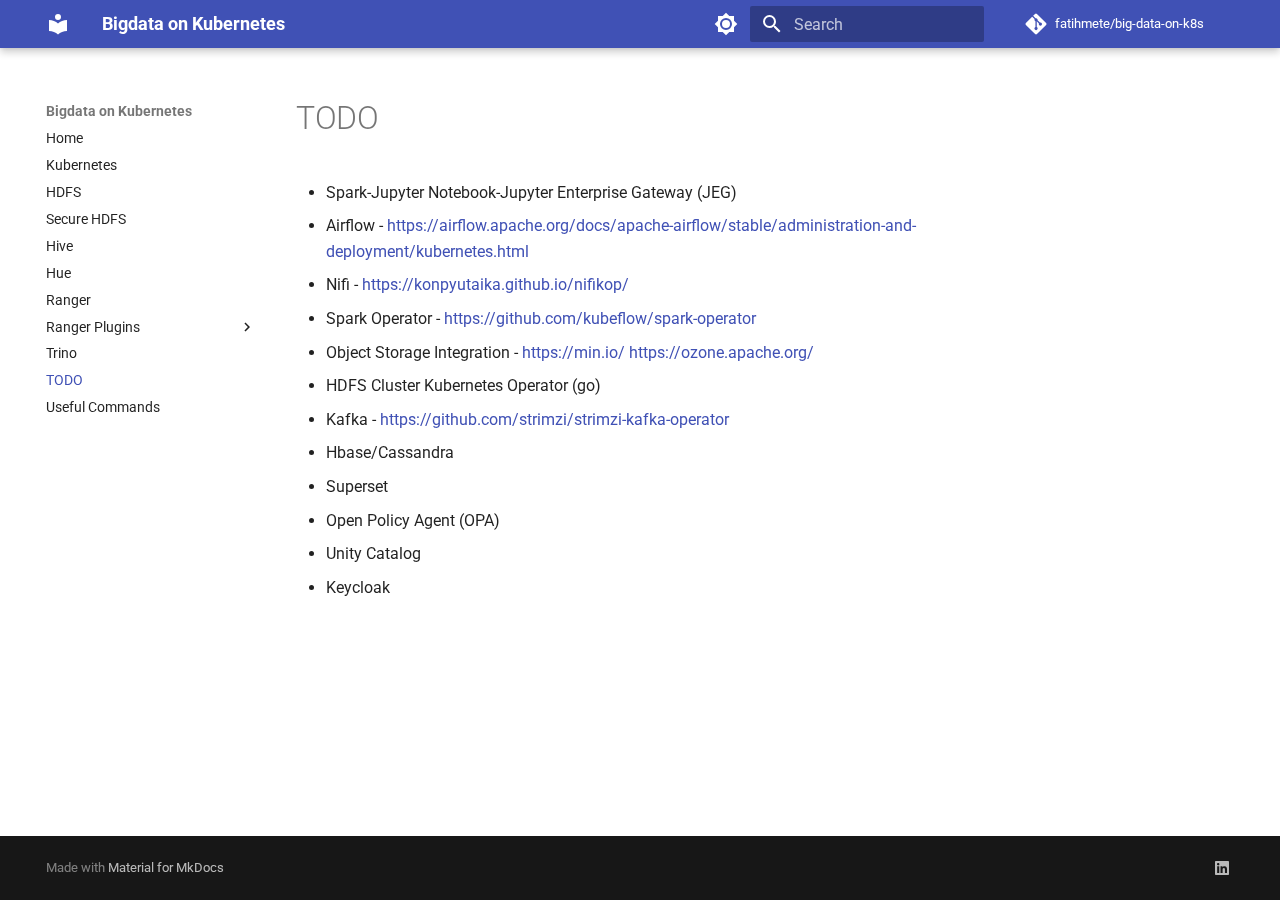
<file: big-data-on-kubernetes/todo/index.html>
<!doctype html>
<html lang="en" class="no-js">
  <head>
    
      <meta charset="utf-8">
      <meta name="viewport" content="width=device-width,initial-scale=1">
      
      
      
        <link rel="canonical" href="https://fatihmete.github.io/big-data-on-kubernetes/todo/">
      
      
        <link rel="prev" href="../trino/">
      
      
        <link rel="next" href="../useful-commands/">
      
      
      <link rel="icon" href="../assets/images/favicon.png">
      <meta name="generator" content="mkdocs-1.6.1, mkdocs-material-9.6.11">
    
    
      
        <title>TODO - Bigdata on Kubernetes</title>
      
    
    
      <link rel="stylesheet" href="../assets/stylesheets/main.4af4bdda.min.css">
      
        
        <link rel="stylesheet" href="../assets/stylesheets/palette.06af60db.min.css">
      
      


    
    
      
    
    
      
        
        
        <link rel="preconnect" href="https://fonts.gstatic.com" crossorigin>
        <link rel="stylesheet" href="https://fonts.googleapis.com/css?family=Roboto:300,300i,400,400i,700,700i%7CRoboto+Mono:400,400i,700,700i&display=fallback">
        <style>:root{--md-text-font:"Roboto";--md-code-font:"Roboto Mono"}</style>
      
    
    
      <link rel="stylesheet" href="../custom-styles.css">
    
    <script>__md_scope=new URL("..",location),__md_hash=e=>[...e].reduce(((e,_)=>(e<<5)-e+_.charCodeAt(0)),0),__md_get=(e,_=localStorage,t=__md_scope)=>JSON.parse(_.getItem(t.pathname+"."+e)),__md_set=(e,_,t=localStorage,a=__md_scope)=>{try{t.setItem(a.pathname+"."+e,JSON.stringify(_))}catch(e){}}</script>
    
      

    
    
    
   <link href="../assets/stylesheets/glightbox.min.css" rel="stylesheet"/><style>
    html.glightbox-open { overflow: initial; height: 100%; }
    .gslide-title { margin-top: 0px; user-select: text; }
    .gslide-desc { color: #666; user-select: text; }
    .gslide-image img { background: white; }
    .gscrollbar-fixer { padding-right: 15px; }
    .gdesc-inner { font-size: 0.75rem; }
    body[data-md-color-scheme="slate"] .gdesc-inner { background: var(--md-default-bg-color);}
    body[data-md-color-scheme="slate"] .gslide-title { color: var(--md-default-fg-color);}
    body[data-md-color-scheme="slate"] .gslide-desc { color: var(--md-default-fg-color);}</style> <script src="../assets/javascripts/glightbox.min.js"></script></head>
  
  
    
    
      
    
    
    
    
    <body dir="ltr" data-md-color-scheme="default" data-md-color-primary="indigo" data-md-color-accent="indigo">
  
    
    <input class="md-toggle" data-md-toggle="drawer" type="checkbox" id="__drawer" autocomplete="off">
    <input class="md-toggle" data-md-toggle="search" type="checkbox" id="__search" autocomplete="off">
    <label class="md-overlay" for="__drawer"></label>
    <div data-md-component="skip">
      
        
        <a href="#todo" class="md-skip">
          Skip to content
        </a>
      
    </div>
    <div data-md-component="announce">
      
    </div>
    
    
      

  

<header class="md-header md-header--shadow" data-md-component="header">
  <nav class="md-header__inner md-grid" aria-label="Header">
    <a href=".." title="Bigdata on Kubernetes" class="md-header__button md-logo" aria-label="Bigdata on Kubernetes" data-md-component="logo">
      
  
  <svg xmlns="http://www.w3.org/2000/svg" viewBox="0 0 24 24"><path d="M12 8a3 3 0 0 0 3-3 3 3 0 0 0-3-3 3 3 0 0 0-3 3 3 3 0 0 0 3 3m0 3.54C9.64 9.35 6.5 8 3 8v11c3.5 0 6.64 1.35 9 3.54 2.36-2.19 5.5-3.54 9-3.54V8c-3.5 0-6.64 1.35-9 3.54"/></svg>

    </a>
    <label class="md-header__button md-icon" for="__drawer">
      
      <svg xmlns="http://www.w3.org/2000/svg" viewBox="0 0 24 24"><path d="M3 6h18v2H3zm0 5h18v2H3zm0 5h18v2H3z"/></svg>
    </label>
    <div class="md-header__title" data-md-component="header-title">
      <div class="md-header__ellipsis">
        <div class="md-header__topic">
          <span class="md-ellipsis">
            Bigdata on Kubernetes
          </span>
        </div>
        <div class="md-header__topic" data-md-component="header-topic">
          <span class="md-ellipsis">
            
              TODO
            
          </span>
        </div>
      </div>
    </div>
    
      
        <form class="md-header__option" data-md-component="palette">
  
    
    
    
    <input class="md-option" data-md-color-media="(prefers-color-scheme: light)" data-md-color-scheme="default" data-md-color-primary="indigo" data-md-color-accent="indigo"  aria-label="Switch to dark mode"  type="radio" name="__palette" id="__palette_0">
    
      <label class="md-header__button md-icon" title="Switch to dark mode" for="__palette_1" hidden>
        <svg xmlns="http://www.w3.org/2000/svg" viewBox="0 0 24 24"><path d="M12 8a4 4 0 0 0-4 4 4 4 0 0 0 4 4 4 4 0 0 0 4-4 4 4 0 0 0-4-4m0 10a6 6 0 0 1-6-6 6 6 0 0 1 6-6 6 6 0 0 1 6 6 6 6 0 0 1-6 6m8-9.31V4h-4.69L12 .69 8.69 4H4v4.69L.69 12 4 15.31V20h4.69L12 23.31 15.31 20H20v-4.69L23.31 12z"/></svg>
      </label>
    
  
    
    
    
    <input class="md-option" data-md-color-media="(prefers-color-scheme: dark)" data-md-color-scheme="slate" data-md-color-primary="indigo" data-md-color-accent="indigo"  aria-label="Switch to system preference"  type="radio" name="__palette" id="__palette_1">
    
      <label class="md-header__button md-icon" title="Switch to system preference" for="__palette_0" hidden>
        <svg xmlns="http://www.w3.org/2000/svg" viewBox="0 0 24 24"><path d="M12 18c-.89 0-1.74-.2-2.5-.55C11.56 16.5 13 14.42 13 12s-1.44-4.5-3.5-5.45C10.26 6.2 11.11 6 12 6a6 6 0 0 1 6 6 6 6 0 0 1-6 6m8-9.31V4h-4.69L12 .69 8.69 4H4v4.69L.69 12 4 15.31V20h4.69L12 23.31 15.31 20H20v-4.69L23.31 12z"/></svg>
      </label>
    
  
</form>
      
    
    
      <script>var palette=__md_get("__palette");if(palette&&palette.color){if("(prefers-color-scheme)"===palette.color.media){var media=matchMedia("(prefers-color-scheme: light)"),input=document.querySelector(media.matches?"[data-md-color-media='(prefers-color-scheme: light)']":"[data-md-color-media='(prefers-color-scheme: dark)']");palette.color.media=input.getAttribute("data-md-color-media"),palette.color.scheme=input.getAttribute("data-md-color-scheme"),palette.color.primary=input.getAttribute("data-md-color-primary"),palette.color.accent=input.getAttribute("data-md-color-accent")}for(var[key,value]of Object.entries(palette.color))document.body.setAttribute("data-md-color-"+key,value)}</script>
    
    
    
      
      
        <label class="md-header__button md-icon" for="__search">
          
          <svg xmlns="http://www.w3.org/2000/svg" viewBox="0 0 24 24"><path d="M9.5 3A6.5 6.5 0 0 1 16 9.5c0 1.61-.59 3.09-1.56 4.23l.27.27h.79l5 5-1.5 1.5-5-5v-.79l-.27-.27A6.52 6.52 0 0 1 9.5 16 6.5 6.5 0 0 1 3 9.5 6.5 6.5 0 0 1 9.5 3m0 2C7 5 5 7 5 9.5S7 14 9.5 14 14 12 14 9.5 12 5 9.5 5"/></svg>
        </label>
        <div class="md-search" data-md-component="search" role="dialog">
  <label class="md-search__overlay" for="__search"></label>
  <div class="md-search__inner" role="search">
    <form class="md-search__form" name="search">
      <input type="text" class="md-search__input" name="query" aria-label="Search" placeholder="Search" autocapitalize="off" autocorrect="off" autocomplete="off" spellcheck="false" data-md-component="search-query" required>
      <label class="md-search__icon md-icon" for="__search">
        
        <svg xmlns="http://www.w3.org/2000/svg" viewBox="0 0 24 24"><path d="M9.5 3A6.5 6.5 0 0 1 16 9.5c0 1.61-.59 3.09-1.56 4.23l.27.27h.79l5 5-1.5 1.5-5-5v-.79l-.27-.27A6.52 6.52 0 0 1 9.5 16 6.5 6.5 0 0 1 3 9.5 6.5 6.5 0 0 1 9.5 3m0 2C7 5 5 7 5 9.5S7 14 9.5 14 14 12 14 9.5 12 5 9.5 5"/></svg>
        
        <svg xmlns="http://www.w3.org/2000/svg" viewBox="0 0 24 24"><path d="M20 11v2H8l5.5 5.5-1.42 1.42L4.16 12l7.92-7.92L13.5 5.5 8 11z"/></svg>
      </label>
      <nav class="md-search__options" aria-label="Search">
        
        <button type="reset" class="md-search__icon md-icon" title="Clear" aria-label="Clear" tabindex="-1">
          
          <svg xmlns="http://www.w3.org/2000/svg" viewBox="0 0 24 24"><path d="M19 6.41 17.59 5 12 10.59 6.41 5 5 6.41 10.59 12 5 17.59 6.41 19 12 13.41 17.59 19 19 17.59 13.41 12z"/></svg>
        </button>
      </nav>
      
    </form>
    <div class="md-search__output">
      <div class="md-search__scrollwrap" tabindex="0" data-md-scrollfix>
        <div class="md-search-result" data-md-component="search-result">
          <div class="md-search-result__meta">
            Initializing search
          </div>
          <ol class="md-search-result__list" role="presentation"></ol>
        </div>
      </div>
    </div>
  </div>
</div>
      
    
    
      <div class="md-header__source">
        <a href="https://github.com/fatihmete/big-data-on-k8s" title="Go to repository" class="md-source" data-md-component="source">
  <div class="md-source__icon md-icon">
    
    <svg xmlns="http://www.w3.org/2000/svg" viewBox="0 0 448 512"><!--! Font Awesome Free 6.7.2 by @fontawesome - https://fontawesome.com License - https://fontawesome.com/license/free (Icons: CC BY 4.0, Fonts: SIL OFL 1.1, Code: MIT License) Copyright 2024 Fonticons, Inc.--><path d="M439.55 236.05 244 40.45a28.87 28.87 0 0 0-40.81 0l-40.66 40.63 51.52 51.52c27.06-9.14 52.68 16.77 43.39 43.68l49.66 49.66c34.23-11.8 61.18 31 35.47 56.69-26.49 26.49-70.21-2.87-56-37.34L240.22 199v121.85c25.3 12.54 22.26 41.85 9.08 55a34.34 34.34 0 0 1-48.55 0c-17.57-17.6-11.07-46.91 11.25-56v-123c-20.8-8.51-24.6-30.74-18.64-45L142.57 101 8.45 235.14a28.86 28.86 0 0 0 0 40.81l195.61 195.6a28.86 28.86 0 0 0 40.8 0l194.69-194.69a28.86 28.86 0 0 0 0-40.81"/></svg>
  </div>
  <div class="md-source__repository">
    fatihmete/big-data-on-k8s
  </div>
</a>
      </div>
    
  </nav>
  
</header>
    
    <div class="md-container" data-md-component="container">
      
      
        
          
        
      
      <main class="md-main" data-md-component="main">
        <div class="md-main__inner md-grid">
          
            
              
              <div class="md-sidebar md-sidebar--primary" data-md-component="sidebar" data-md-type="navigation" >
                <div class="md-sidebar__scrollwrap">
                  <div class="md-sidebar__inner">
                    



<nav class="md-nav md-nav--primary" aria-label="Navigation" data-md-level="0">
  <label class="md-nav__title" for="__drawer">
    <a href=".." title="Bigdata on Kubernetes" class="md-nav__button md-logo" aria-label="Bigdata on Kubernetes" data-md-component="logo">
      
  
  <svg xmlns="http://www.w3.org/2000/svg" viewBox="0 0 24 24"><path d="M12 8a3 3 0 0 0 3-3 3 3 0 0 0-3-3 3 3 0 0 0-3 3 3 3 0 0 0 3 3m0 3.54C9.64 9.35 6.5 8 3 8v11c3.5 0 6.64 1.35 9 3.54 2.36-2.19 5.5-3.54 9-3.54V8c-3.5 0-6.64 1.35-9 3.54"/></svg>

    </a>
    Bigdata on Kubernetes
  </label>
  
    <div class="md-nav__source">
      <a href="https://github.com/fatihmete/big-data-on-k8s" title="Go to repository" class="md-source" data-md-component="source">
  <div class="md-source__icon md-icon">
    
    <svg xmlns="http://www.w3.org/2000/svg" viewBox="0 0 448 512"><!--! Font Awesome Free 6.7.2 by @fontawesome - https://fontawesome.com License - https://fontawesome.com/license/free (Icons: CC BY 4.0, Fonts: SIL OFL 1.1, Code: MIT License) Copyright 2024 Fonticons, Inc.--><path d="M439.55 236.05 244 40.45a28.87 28.87 0 0 0-40.81 0l-40.66 40.63 51.52 51.52c27.06-9.14 52.68 16.77 43.39 43.68l49.66 49.66c34.23-11.8 61.18 31 35.47 56.69-26.49 26.49-70.21-2.87-56-37.34L240.22 199v121.85c25.3 12.54 22.26 41.85 9.08 55a34.34 34.34 0 0 1-48.55 0c-17.57-17.6-11.07-46.91 11.25-56v-123c-20.8-8.51-24.6-30.74-18.64-45L142.57 101 8.45 235.14a28.86 28.86 0 0 0 0 40.81l195.61 195.6a28.86 28.86 0 0 0 40.8 0l194.69-194.69a28.86 28.86 0 0 0 0-40.81"/></svg>
  </div>
  <div class="md-source__repository">
    fatihmete/big-data-on-k8s
  </div>
</a>
    </div>
  
  <ul class="md-nav__list" data-md-scrollfix>
    
      
      
  
  
  
  
    <li class="md-nav__item">
      <a href=".." class="md-nav__link">
        
  
  
  <span class="md-ellipsis">
    Home
    
  </span>
  

      </a>
    </li>
  

    
      
      
  
  
  
  
    <li class="md-nav__item">
      <a href="../kubernetes/" class="md-nav__link">
        
  
  
  <span class="md-ellipsis">
    Kubernetes
    
  </span>
  

      </a>
    </li>
  

    
      
      
  
  
  
  
    <li class="md-nav__item">
      <a href="../hdfs/" class="md-nav__link">
        
  
  
  <span class="md-ellipsis">
    HDFS
    
  </span>
  

      </a>
    </li>
  

    
      
      
  
  
  
  
    <li class="md-nav__item">
      <a href="../secure-hdfs/" class="md-nav__link">
        
  
  
  <span class="md-ellipsis">
    Secure HDFS
    
  </span>
  

      </a>
    </li>
  

    
      
      
  
  
  
  
    <li class="md-nav__item">
      <a href="../hive/" class="md-nav__link">
        
  
  
  <span class="md-ellipsis">
    Hive
    
  </span>
  

      </a>
    </li>
  

    
      
      
  
  
  
  
    <li class="md-nav__item">
      <a href="../hue/" class="md-nav__link">
        
  
  
  <span class="md-ellipsis">
    Hue
    
  </span>
  

      </a>
    </li>
  

    
      
      
  
  
  
  
    <li class="md-nav__item">
      <a href="../ranger/" class="md-nav__link">
        
  
  
  <span class="md-ellipsis">
    Ranger
    
  </span>
  

      </a>
    </li>
  

    
      
      
  
  
  
  
    
    
    
    
    
    <li class="md-nav__item md-nav__item--nested">
      
        
        
        <input class="md-nav__toggle md-toggle " type="checkbox" id="__nav_8" >
        
          
          <label class="md-nav__link" for="__nav_8" id="__nav_8_label" tabindex="0">
            
  
  
  <span class="md-ellipsis">
    Ranger Plugins
    
  </span>
  

            <span class="md-nav__icon md-icon"></span>
          </label>
        
        <nav class="md-nav" data-md-level="1" aria-labelledby="__nav_8_label" aria-expanded="false">
          <label class="md-nav__title" for="__nav_8">
            <span class="md-nav__icon md-icon"></span>
            Ranger Plugins
          </label>
          <ul class="md-nav__list" data-md-scrollfix>
            
              
                
  
  
  
  
    <li class="md-nav__item">
      <a href="../ranger-hdfs-plugin/" class="md-nav__link">
        
  
  
  <span class="md-ellipsis">
    HDFS Plugin
    
  </span>
  

      </a>
    </li>
  

              
            
              
                
  
  
  
  
    <li class="md-nav__item">
      <a href="../ranger-hive-plugin/" class="md-nav__link">
        
  
  
  <span class="md-ellipsis">
    Hive Plugin
    
  </span>
  

      </a>
    </li>
  

              
            
          </ul>
        </nav>
      
    </li>
  

    
      
      
  
  
  
  
    <li class="md-nav__item">
      <a href="../trino/" class="md-nav__link">
        
  
  
  <span class="md-ellipsis">
    Trino
    
  </span>
  

      </a>
    </li>
  

    
      
      
  
  
    
  
  
  
    <li class="md-nav__item md-nav__item--active">
      
      <input class="md-nav__toggle md-toggle" type="checkbox" id="__toc">
      
      
        
      
      
      <a href="./" class="md-nav__link md-nav__link--active">
        
  
  
  <span class="md-ellipsis">
    TODO
    
  </span>
  

      </a>
      
    </li>
  

    
      
      
  
  
  
  
    <li class="md-nav__item">
      <a href="../useful-commands/" class="md-nav__link">
        
  
  
  <span class="md-ellipsis">
    Useful Commands
    
  </span>
  

      </a>
    </li>
  

    
  </ul>
</nav>
                  </div>
                </div>
              </div>
            
            
              
              <div class="md-sidebar md-sidebar--secondary" data-md-component="sidebar" data-md-type="toc" >
                <div class="md-sidebar__scrollwrap">
                  <div class="md-sidebar__inner">
                    

<nav class="md-nav md-nav--secondary" aria-label="Table of contents">
  
  
  
    
  
  
</nav>
                  </div>
                </div>
              </div>
            
          
          
            <div class="md-content" data-md-component="content">
              <article class="md-content__inner md-typeset">
                
                  


  
  


<h1 id="todo">TODO</h1>
<ul>
<li>Spark-Jupyter Notebook-Jupyter Enterprise Gateway (JEG)</li>
<li>Airflow - <a href="https://airflow.apache.org/docs/apache-airflow/stable/administration-and-deployment/kubernetes.html">https://airflow.apache.org/docs/apache-airflow/stable/administration-and-deployment/kubernetes.html</a></li>
<li>Nifi - <a href="https://konpyutaika.github.io/nifikop/">https://konpyutaika.github.io/nifikop/</a></li>
<li>Spark Operator - <a href="https://github.com/kubeflow/spark-operator">https://github.com/kubeflow/spark-operator</a></li>
<li>Object Storage Integration - <a href="https://min.io/">https://min.io/</a> <a href="https://ozone.apache.org/">https://ozone.apache.org/</a></li>
<li>HDFS Cluster Kubernetes Operator (go)</li>
<li>Kafka - <a href="https://github.com/strimzi/strimzi-kafka-operator">https://github.com/strimzi/strimzi-kafka-operator</a></li>
<li>Hbase/Cassandra</li>
<li>Superset</li>
<li>Open Policy Agent (OPA)</li>
<li>Unity Catalog</li>
<li>Keycloak</li>
</ul>












                
              </article>
            </div>
          
          
  <script>var tabs=__md_get("__tabs");if(Array.isArray(tabs))e:for(var set of document.querySelectorAll(".tabbed-set")){var labels=set.querySelector(".tabbed-labels");for(var tab of tabs)for(var label of labels.getElementsByTagName("label"))if(label.innerText.trim()===tab){var input=document.getElementById(label.htmlFor);input.checked=!0;continue e}}</script>

<script>var target=document.getElementById(location.hash.slice(1));target&&target.name&&(target.checked=target.name.startsWith("__tabbed_"))</script>
        </div>
        
      </main>
      
        <footer class="md-footer">
  
  <div class="md-footer-meta md-typeset">
    <div class="md-footer-meta__inner md-grid">
      <div class="md-copyright">
  
  
    Made with
    <a href="https://squidfunk.github.io/mkdocs-material/" target="_blank" rel="noopener">
      Material for MkDocs
    </a>
  
</div>
      
        <div class="md-social">
  
    
    
    
    
      
      
    
    <a href="https://www.linkedin.com/in/fatih-mete/" target="_blank" rel="noopener" title="www.linkedin.com" class="md-social__link">
      <svg xmlns="http://www.w3.org/2000/svg" viewBox="0 0 448 512"><!--! Font Awesome Free 6.7.2 by @fontawesome - https://fontawesome.com License - https://fontawesome.com/license/free (Icons: CC BY 4.0, Fonts: SIL OFL 1.1, Code: MIT License) Copyright 2024 Fonticons, Inc.--><path d="M416 32H31.9C14.3 32 0 46.5 0 64.3v383.4C0 465.5 14.3 480 31.9 480H416c17.6 0 32-14.5 32-32.3V64.3c0-17.8-14.4-32.3-32-32.3M135.4 416H69V202.2h66.5V416zm-33.2-243c-21.3 0-38.5-17.3-38.5-38.5S80.9 96 102.2 96c21.2 0 38.5 17.3 38.5 38.5 0 21.3-17.2 38.5-38.5 38.5m282.1 243h-66.4V312c0-24.8-.5-56.7-34.5-56.7-34.6 0-39.9 27-39.9 54.9V416h-66.4V202.2h63.7v29.2h.9c8.9-16.8 30.6-34.5 62.9-34.5 67.2 0 79.7 44.3 79.7 101.9z"/></svg>
    </a>
  
</div>
      
    </div>
  </div>
</footer>
      
    </div>
    <div class="md-dialog" data-md-component="dialog">
      <div class="md-dialog__inner md-typeset"></div>
    </div>
    
      <div class="md-progress" data-md-component="progress" role="progressbar"></div>
    
    
    
      
      <script id="__config" type="application/json">{"base": "..", "features": ["navigation.instant", "content.code.copy", "content.tabs.link", "navigation.instant.progress", "navigation.path"], "search": "../assets/javascripts/workers/search.f8cc74c7.min.js", "tags": null, "translations": {"clipboard.copied": "Copied to clipboard", "clipboard.copy": "Copy to clipboard", "search.result.more.one": "1 more on this page", "search.result.more.other": "# more on this page", "search.result.none": "No matching documents", "search.result.one": "1 matching document", "search.result.other": "# matching documents", "search.result.placeholder": "Type to start searching", "search.result.term.missing": "Missing", "select.version": "Select version"}, "version": null}</script>
    
    
      <script src="../assets/javascripts/bundle.c8b220af.min.js"></script>
      
    
  <script id="init-glightbox">const lightbox = GLightbox({"touchNavigation": true, "loop": false, "zoomable": true, "draggable": true, "openEffect": "zoom", "closeEffect": "zoom", "slideEffect": "slide"});
document$.subscribe(() => { lightbox.reload() });
</script></body>
</html>
</file>
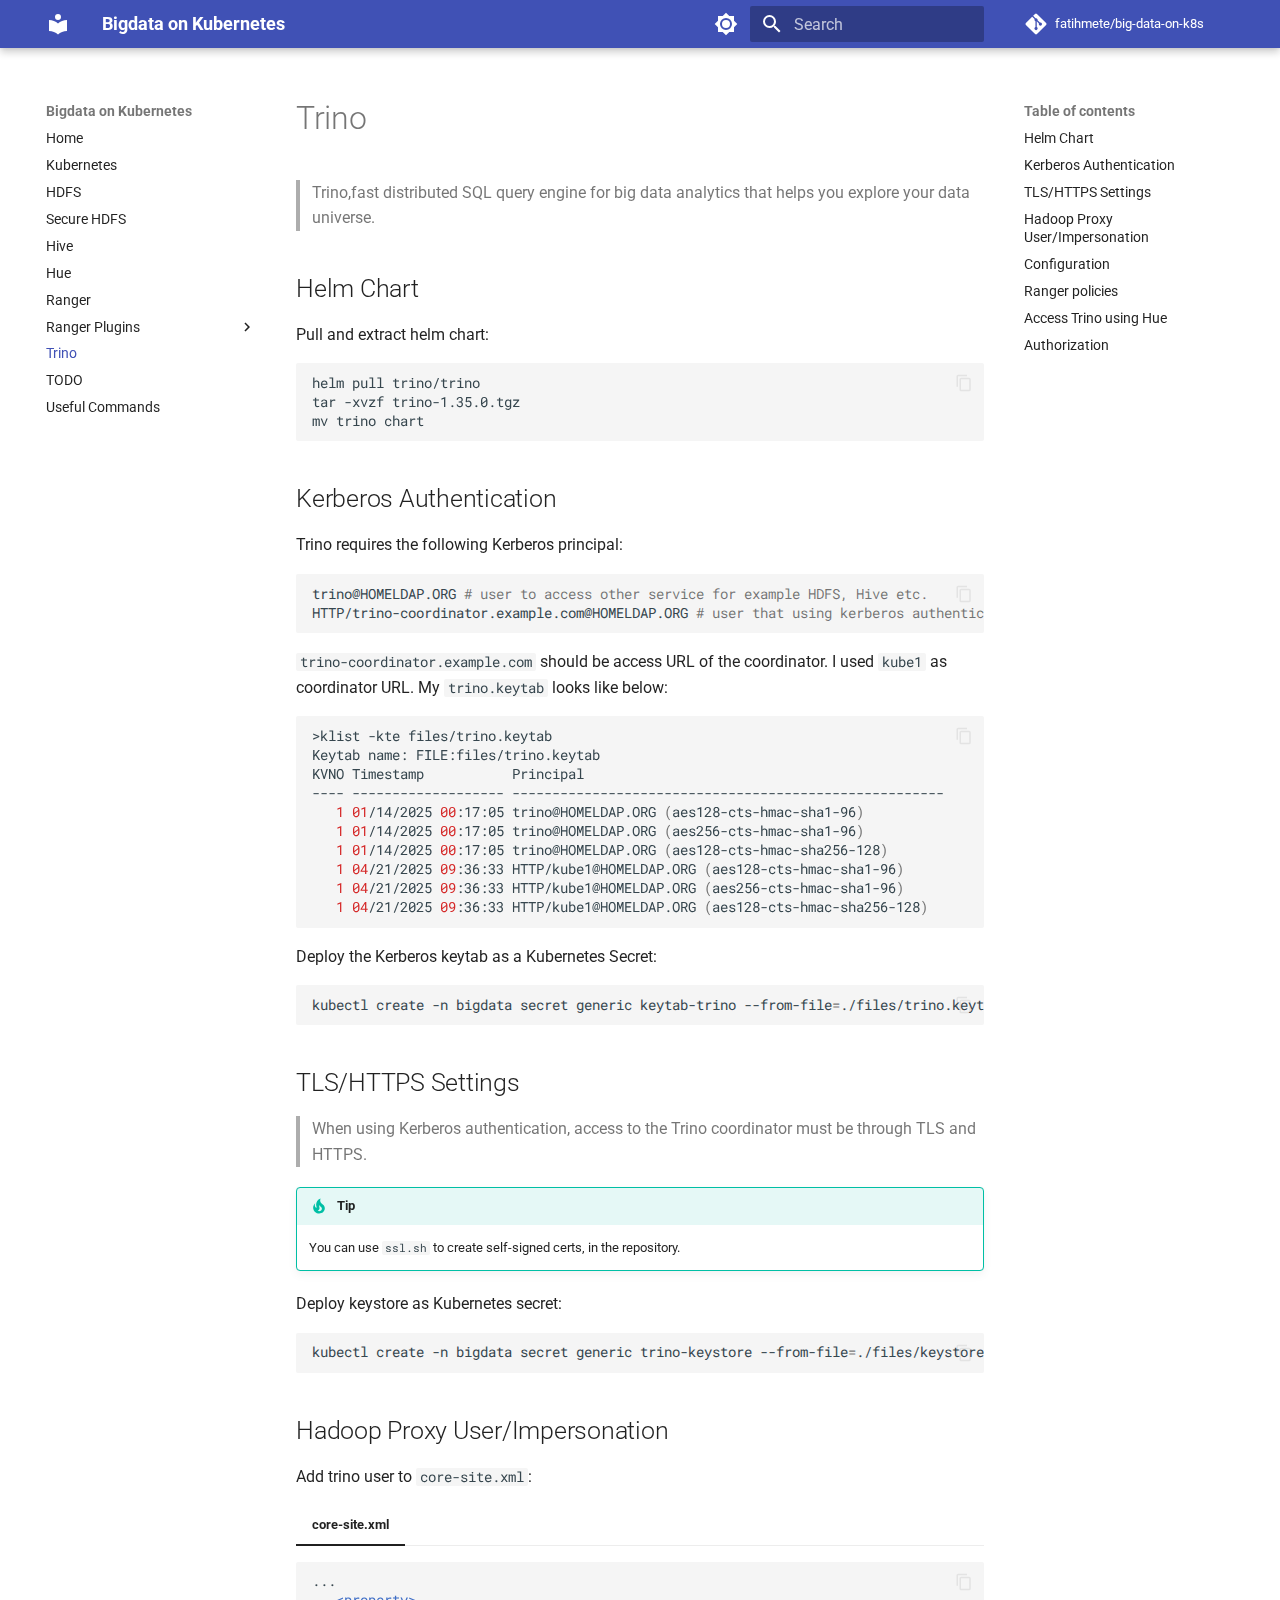
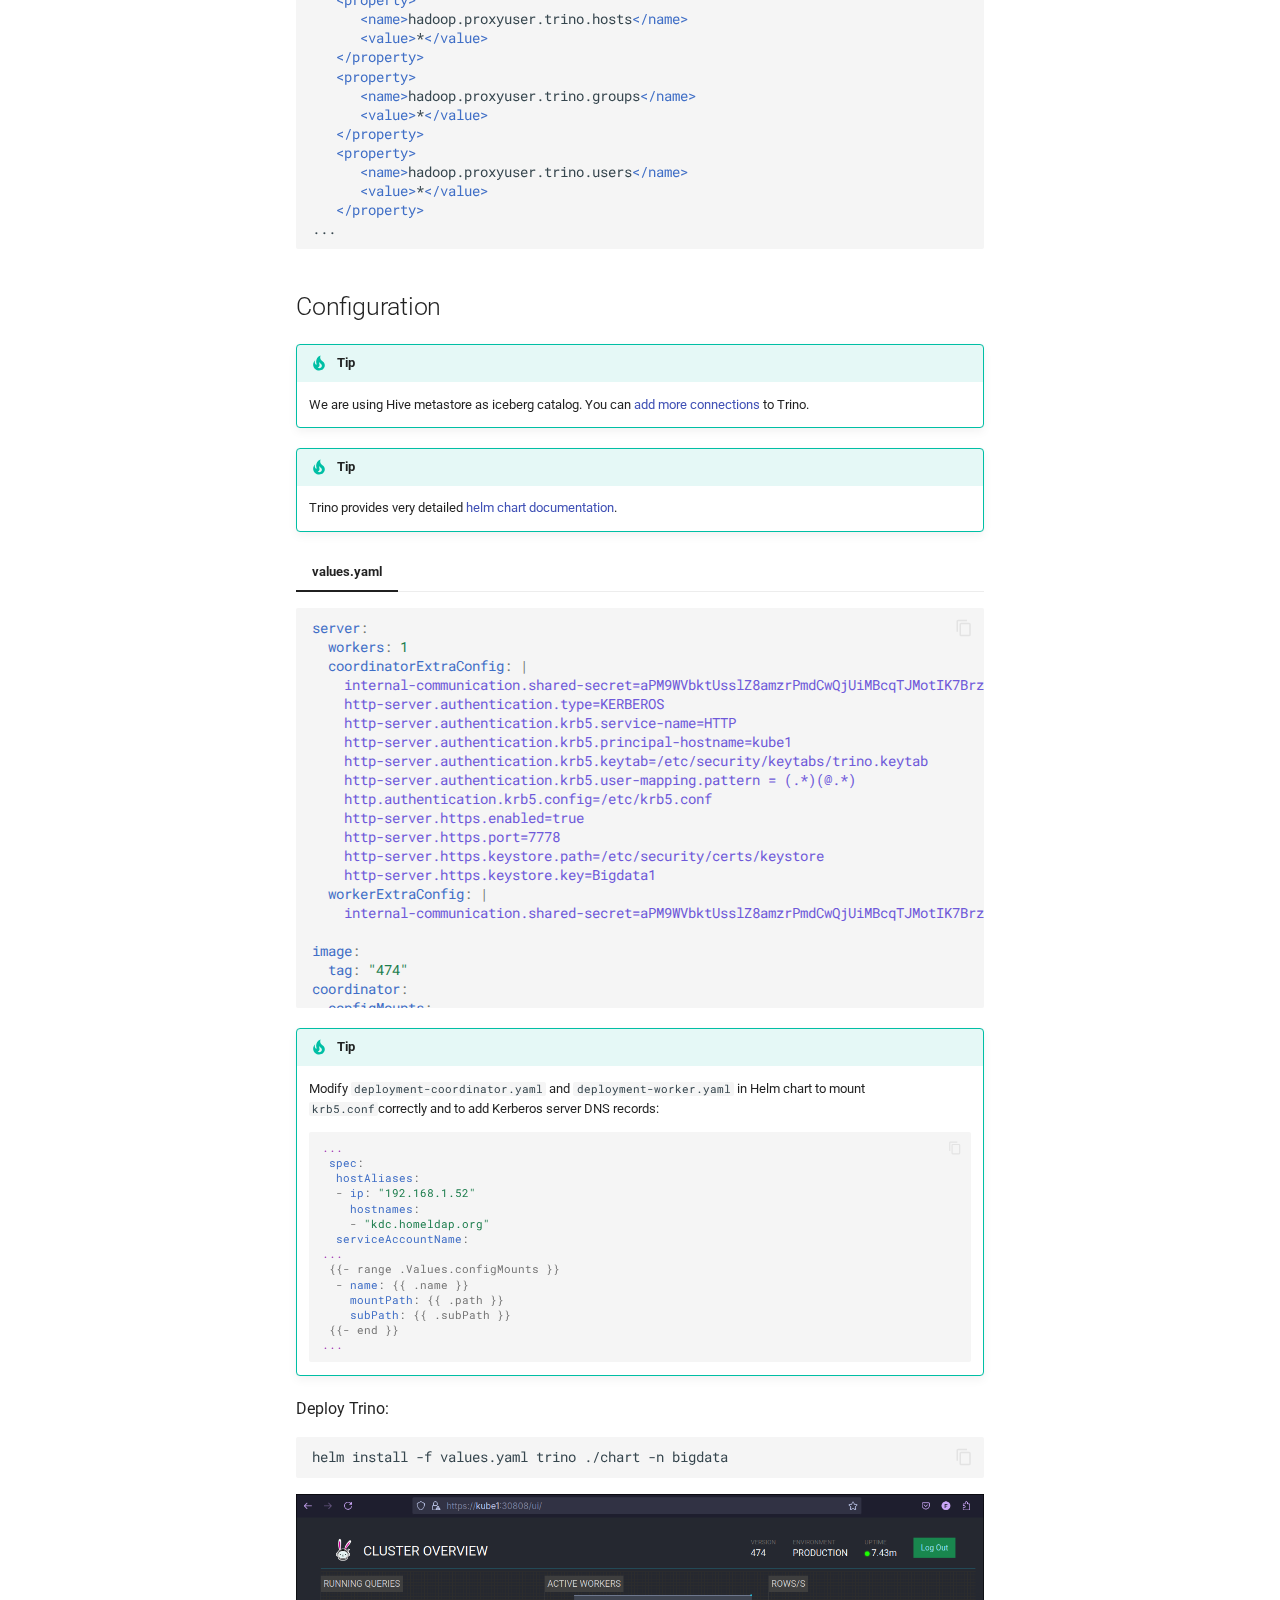
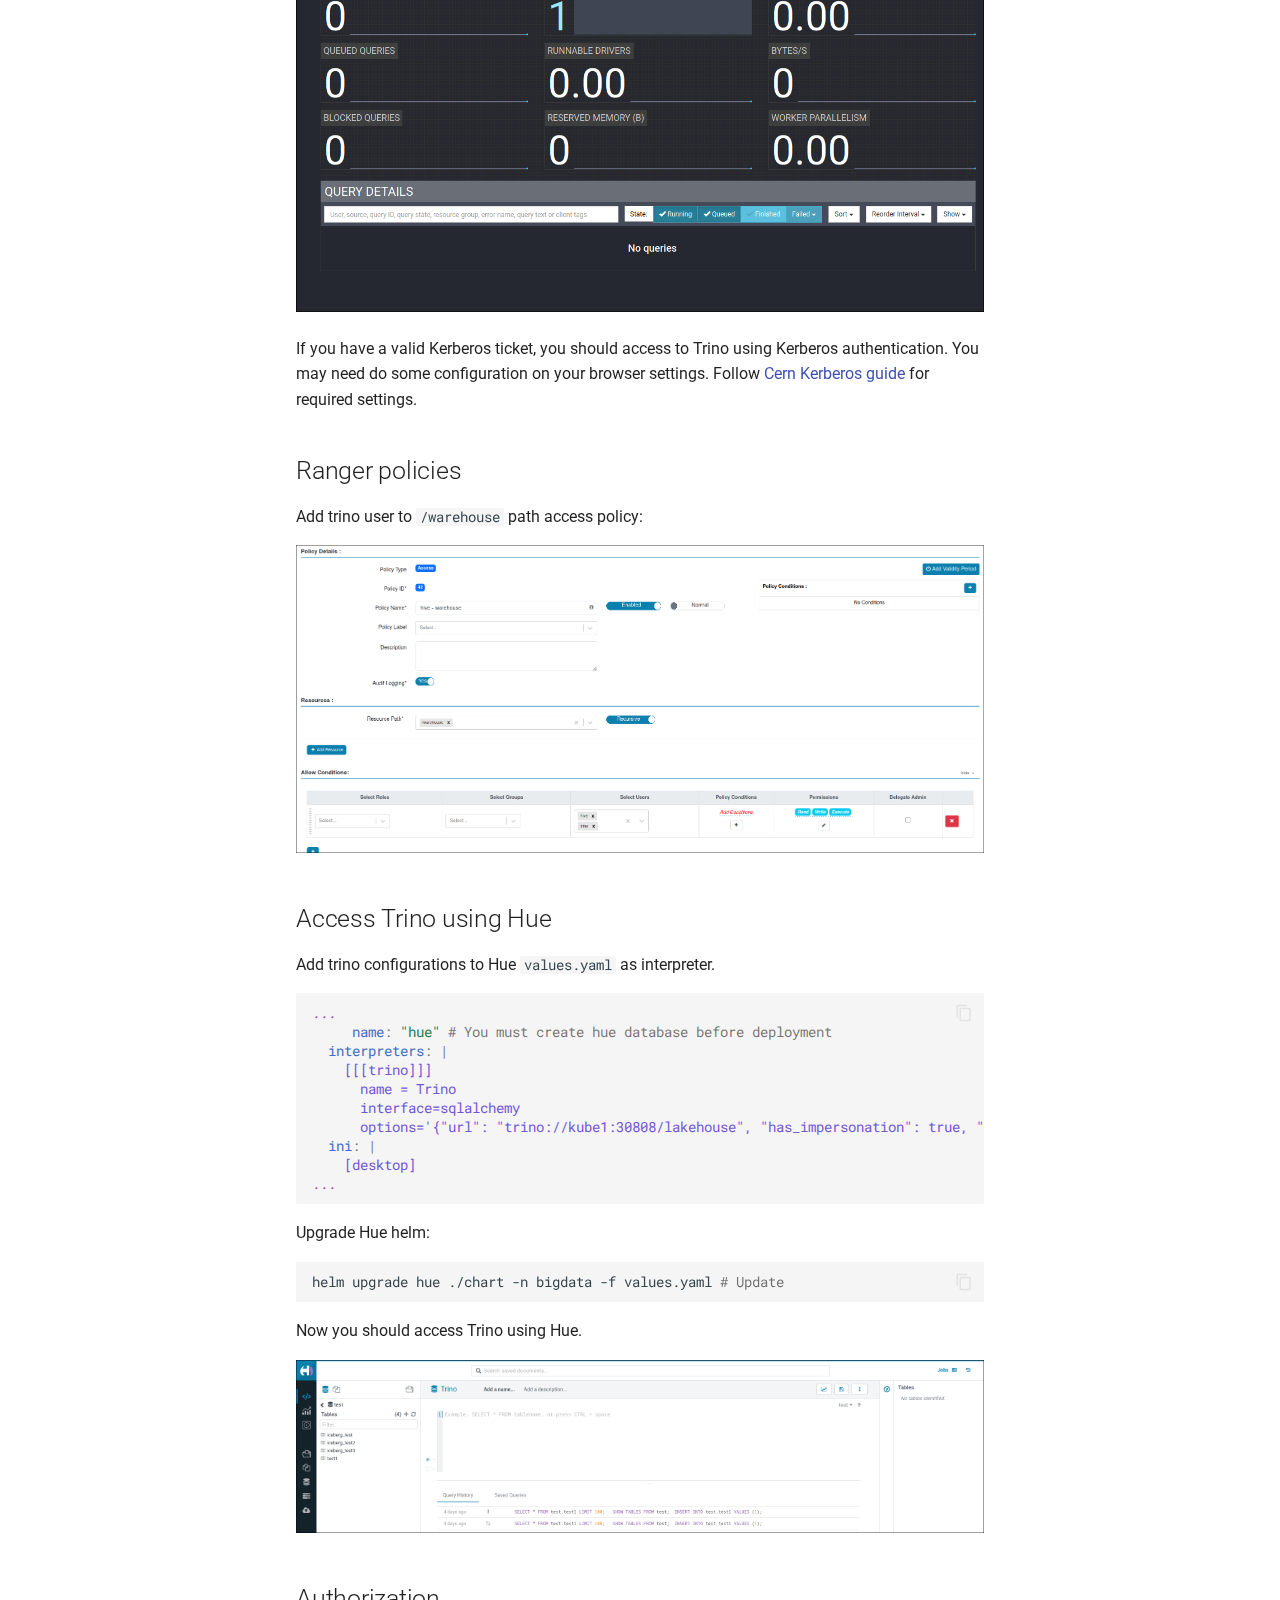
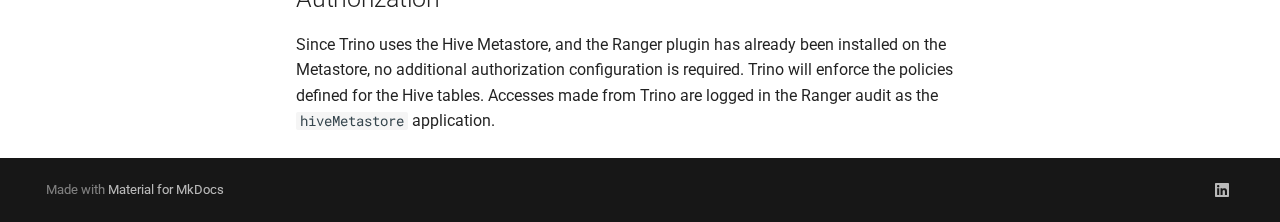
<file: big-data-on-kubernetes/trino/index.html>
<!doctype html>
<html lang="en" class="no-js">
  <head>
    
      <meta charset="utf-8">
      <meta name="viewport" content="width=device-width,initial-scale=1">
      
      
      
        <link rel="canonical" href="https://fatihmete.github.io/big-data-on-kubernetes/trino/">
      
      
        <link rel="prev" href="../ranger-hive-plugin/">
      
      
        <link rel="next" href="../todo/">
      
      
      <link rel="icon" href="../assets/images/favicon.png">
      <meta name="generator" content="mkdocs-1.6.1, mkdocs-material-9.6.11">
    
    
      
        <title>Trino - Bigdata on Kubernetes</title>
      
    
    
      <link rel="stylesheet" href="../assets/stylesheets/main.4af4bdda.min.css">
      
        
        <link rel="stylesheet" href="../assets/stylesheets/palette.06af60db.min.css">
      
      


    
    
      
    
    
      
        
        
        <link rel="preconnect" href="https://fonts.gstatic.com" crossorigin>
        <link rel="stylesheet" href="https://fonts.googleapis.com/css?family=Roboto:300,300i,400,400i,700,700i%7CRoboto+Mono:400,400i,700,700i&display=fallback">
        <style>:root{--md-text-font:"Roboto";--md-code-font:"Roboto Mono"}</style>
      
    
    
      <link rel="stylesheet" href="../custom-styles.css">
    
    <script>__md_scope=new URL("..",location),__md_hash=e=>[...e].reduce(((e,_)=>(e<<5)-e+_.charCodeAt(0)),0),__md_get=(e,_=localStorage,t=__md_scope)=>JSON.parse(_.getItem(t.pathname+"."+e)),__md_set=(e,_,t=localStorage,a=__md_scope)=>{try{t.setItem(a.pathname+"."+e,JSON.stringify(_))}catch(e){}}</script>
    
      

    
    
    
   <link href="../assets/stylesheets/glightbox.min.css" rel="stylesheet"/><style>
    html.glightbox-open { overflow: initial; height: 100%; }
    .gslide-title { margin-top: 0px; user-select: text; }
    .gslide-desc { color: #666; user-select: text; }
    .gslide-image img { background: white; }
    .gscrollbar-fixer { padding-right: 15px; }
    .gdesc-inner { font-size: 0.75rem; }
    body[data-md-color-scheme="slate"] .gdesc-inner { background: var(--md-default-bg-color);}
    body[data-md-color-scheme="slate"] .gslide-title { color: var(--md-default-fg-color);}
    body[data-md-color-scheme="slate"] .gslide-desc { color: var(--md-default-fg-color);}</style> <script src="../assets/javascripts/glightbox.min.js"></script></head>
  
  
    
    
      
    
    
    
    
    <body dir="ltr" data-md-color-scheme="default" data-md-color-primary="indigo" data-md-color-accent="indigo">
  
    
    <input class="md-toggle" data-md-toggle="drawer" type="checkbox" id="__drawer" autocomplete="off">
    <input class="md-toggle" data-md-toggle="search" type="checkbox" id="__search" autocomplete="off">
    <label class="md-overlay" for="__drawer"></label>
    <div data-md-component="skip">
      
        
        <a href="#trino" class="md-skip">
          Skip to content
        </a>
      
    </div>
    <div data-md-component="announce">
      
    </div>
    
    
      

  

<header class="md-header md-header--shadow" data-md-component="header">
  <nav class="md-header__inner md-grid" aria-label="Header">
    <a href=".." title="Bigdata on Kubernetes" class="md-header__button md-logo" aria-label="Bigdata on Kubernetes" data-md-component="logo">
      
  
  <svg xmlns="http://www.w3.org/2000/svg" viewBox="0 0 24 24"><path d="M12 8a3 3 0 0 0 3-3 3 3 0 0 0-3-3 3 3 0 0 0-3 3 3 3 0 0 0 3 3m0 3.54C9.64 9.35 6.5 8 3 8v11c3.5 0 6.64 1.35 9 3.54 2.36-2.19 5.5-3.54 9-3.54V8c-3.5 0-6.64 1.35-9 3.54"/></svg>

    </a>
    <label class="md-header__button md-icon" for="__drawer">
      
      <svg xmlns="http://www.w3.org/2000/svg" viewBox="0 0 24 24"><path d="M3 6h18v2H3zm0 5h18v2H3zm0 5h18v2H3z"/></svg>
    </label>
    <div class="md-header__title" data-md-component="header-title">
      <div class="md-header__ellipsis">
        <div class="md-header__topic">
          <span class="md-ellipsis">
            Bigdata on Kubernetes
          </span>
        </div>
        <div class="md-header__topic" data-md-component="header-topic">
          <span class="md-ellipsis">
            
              Trino
            
          </span>
        </div>
      </div>
    </div>
    
      
        <form class="md-header__option" data-md-component="palette">
  
    
    
    
    <input class="md-option" data-md-color-media="(prefers-color-scheme: light)" data-md-color-scheme="default" data-md-color-primary="indigo" data-md-color-accent="indigo"  aria-label="Switch to dark mode"  type="radio" name="__palette" id="__palette_0">
    
      <label class="md-header__button md-icon" title="Switch to dark mode" for="__palette_1" hidden>
        <svg xmlns="http://www.w3.org/2000/svg" viewBox="0 0 24 24"><path d="M12 8a4 4 0 0 0-4 4 4 4 0 0 0 4 4 4 4 0 0 0 4-4 4 4 0 0 0-4-4m0 10a6 6 0 0 1-6-6 6 6 0 0 1 6-6 6 6 0 0 1 6 6 6 6 0 0 1-6 6m8-9.31V4h-4.69L12 .69 8.69 4H4v4.69L.69 12 4 15.31V20h4.69L12 23.31 15.31 20H20v-4.69L23.31 12z"/></svg>
      </label>
    
  
    
    
    
    <input class="md-option" data-md-color-media="(prefers-color-scheme: dark)" data-md-color-scheme="slate" data-md-color-primary="indigo" data-md-color-accent="indigo"  aria-label="Switch to system preference"  type="radio" name="__palette" id="__palette_1">
    
      <label class="md-header__button md-icon" title="Switch to system preference" for="__palette_0" hidden>
        <svg xmlns="http://www.w3.org/2000/svg" viewBox="0 0 24 24"><path d="M12 18c-.89 0-1.74-.2-2.5-.55C11.56 16.5 13 14.42 13 12s-1.44-4.5-3.5-5.45C10.26 6.2 11.11 6 12 6a6 6 0 0 1 6 6 6 6 0 0 1-6 6m8-9.31V4h-4.69L12 .69 8.69 4H4v4.69L.69 12 4 15.31V20h4.69L12 23.31 15.31 20H20v-4.69L23.31 12z"/></svg>
      </label>
    
  
</form>
      
    
    
      <script>var palette=__md_get("__palette");if(palette&&palette.color){if("(prefers-color-scheme)"===palette.color.media){var media=matchMedia("(prefers-color-scheme: light)"),input=document.querySelector(media.matches?"[data-md-color-media='(prefers-color-scheme: light)']":"[data-md-color-media='(prefers-color-scheme: dark)']");palette.color.media=input.getAttribute("data-md-color-media"),palette.color.scheme=input.getAttribute("data-md-color-scheme"),palette.color.primary=input.getAttribute("data-md-color-primary"),palette.color.accent=input.getAttribute("data-md-color-accent")}for(var[key,value]of Object.entries(palette.color))document.body.setAttribute("data-md-color-"+key,value)}</script>
    
    
    
      
      
        <label class="md-header__button md-icon" for="__search">
          
          <svg xmlns="http://www.w3.org/2000/svg" viewBox="0 0 24 24"><path d="M9.5 3A6.5 6.5 0 0 1 16 9.5c0 1.61-.59 3.09-1.56 4.23l.27.27h.79l5 5-1.5 1.5-5-5v-.79l-.27-.27A6.52 6.52 0 0 1 9.5 16 6.5 6.5 0 0 1 3 9.5 6.5 6.5 0 0 1 9.5 3m0 2C7 5 5 7 5 9.5S7 14 9.5 14 14 12 14 9.5 12 5 9.5 5"/></svg>
        </label>
        <div class="md-search" data-md-component="search" role="dialog">
  <label class="md-search__overlay" for="__search"></label>
  <div class="md-search__inner" role="search">
    <form class="md-search__form" name="search">
      <input type="text" class="md-search__input" name="query" aria-label="Search" placeholder="Search" autocapitalize="off" autocorrect="off" autocomplete="off" spellcheck="false" data-md-component="search-query" required>
      <label class="md-search__icon md-icon" for="__search">
        
        <svg xmlns="http://www.w3.org/2000/svg" viewBox="0 0 24 24"><path d="M9.5 3A6.5 6.5 0 0 1 16 9.5c0 1.61-.59 3.09-1.56 4.23l.27.27h.79l5 5-1.5 1.5-5-5v-.79l-.27-.27A6.52 6.52 0 0 1 9.5 16 6.5 6.5 0 0 1 3 9.5 6.5 6.5 0 0 1 9.5 3m0 2C7 5 5 7 5 9.5S7 14 9.5 14 14 12 14 9.5 12 5 9.5 5"/></svg>
        
        <svg xmlns="http://www.w3.org/2000/svg" viewBox="0 0 24 24"><path d="M20 11v2H8l5.5 5.5-1.42 1.42L4.16 12l7.92-7.92L13.5 5.5 8 11z"/></svg>
      </label>
      <nav class="md-search__options" aria-label="Search">
        
        <button type="reset" class="md-search__icon md-icon" title="Clear" aria-label="Clear" tabindex="-1">
          
          <svg xmlns="http://www.w3.org/2000/svg" viewBox="0 0 24 24"><path d="M19 6.41 17.59 5 12 10.59 6.41 5 5 6.41 10.59 12 5 17.59 6.41 19 12 13.41 17.59 19 19 17.59 13.41 12z"/></svg>
        </button>
      </nav>
      
    </form>
    <div class="md-search__output">
      <div class="md-search__scrollwrap" tabindex="0" data-md-scrollfix>
        <div class="md-search-result" data-md-component="search-result">
          <div class="md-search-result__meta">
            Initializing search
          </div>
          <ol class="md-search-result__list" role="presentation"></ol>
        </div>
      </div>
    </div>
  </div>
</div>
      
    
    
      <div class="md-header__source">
        <a href="https://github.com/fatihmete/big-data-on-k8s" title="Go to repository" class="md-source" data-md-component="source">
  <div class="md-source__icon md-icon">
    
    <svg xmlns="http://www.w3.org/2000/svg" viewBox="0 0 448 512"><!--! Font Awesome Free 6.7.2 by @fontawesome - https://fontawesome.com License - https://fontawesome.com/license/free (Icons: CC BY 4.0, Fonts: SIL OFL 1.1, Code: MIT License) Copyright 2024 Fonticons, Inc.--><path d="M439.55 236.05 244 40.45a28.87 28.87 0 0 0-40.81 0l-40.66 40.63 51.52 51.52c27.06-9.14 52.68 16.77 43.39 43.68l49.66 49.66c34.23-11.8 61.18 31 35.47 56.69-26.49 26.49-70.21-2.87-56-37.34L240.22 199v121.85c25.3 12.54 22.26 41.85 9.08 55a34.34 34.34 0 0 1-48.55 0c-17.57-17.6-11.07-46.91 11.25-56v-123c-20.8-8.51-24.6-30.74-18.64-45L142.57 101 8.45 235.14a28.86 28.86 0 0 0 0 40.81l195.61 195.6a28.86 28.86 0 0 0 40.8 0l194.69-194.69a28.86 28.86 0 0 0 0-40.81"/></svg>
  </div>
  <div class="md-source__repository">
    fatihmete/big-data-on-k8s
  </div>
</a>
      </div>
    
  </nav>
  
</header>
    
    <div class="md-container" data-md-component="container">
      
      
        
          
        
      
      <main class="md-main" data-md-component="main">
        <div class="md-main__inner md-grid">
          
            
              
              <div class="md-sidebar md-sidebar--primary" data-md-component="sidebar" data-md-type="navigation" >
                <div class="md-sidebar__scrollwrap">
                  <div class="md-sidebar__inner">
                    



<nav class="md-nav md-nav--primary" aria-label="Navigation" data-md-level="0">
  <label class="md-nav__title" for="__drawer">
    <a href=".." title="Bigdata on Kubernetes" class="md-nav__button md-logo" aria-label="Bigdata on Kubernetes" data-md-component="logo">
      
  
  <svg xmlns="http://www.w3.org/2000/svg" viewBox="0 0 24 24"><path d="M12 8a3 3 0 0 0 3-3 3 3 0 0 0-3-3 3 3 0 0 0-3 3 3 3 0 0 0 3 3m0 3.54C9.64 9.35 6.5 8 3 8v11c3.5 0 6.64 1.35 9 3.54 2.36-2.19 5.5-3.54 9-3.54V8c-3.5 0-6.64 1.35-9 3.54"/></svg>

    </a>
    Bigdata on Kubernetes
  </label>
  
    <div class="md-nav__source">
      <a href="https://github.com/fatihmete/big-data-on-k8s" title="Go to repository" class="md-source" data-md-component="source">
  <div class="md-source__icon md-icon">
    
    <svg xmlns="http://www.w3.org/2000/svg" viewBox="0 0 448 512"><!--! Font Awesome Free 6.7.2 by @fontawesome - https://fontawesome.com License - https://fontawesome.com/license/free (Icons: CC BY 4.0, Fonts: SIL OFL 1.1, Code: MIT License) Copyright 2024 Fonticons, Inc.--><path d="M439.55 236.05 244 40.45a28.87 28.87 0 0 0-40.81 0l-40.66 40.63 51.52 51.52c27.06-9.14 52.68 16.77 43.39 43.68l49.66 49.66c34.23-11.8 61.18 31 35.47 56.69-26.49 26.49-70.21-2.87-56-37.34L240.22 199v121.85c25.3 12.54 22.26 41.85 9.08 55a34.34 34.34 0 0 1-48.55 0c-17.57-17.6-11.07-46.91 11.25-56v-123c-20.8-8.51-24.6-30.74-18.64-45L142.57 101 8.45 235.14a28.86 28.86 0 0 0 0 40.81l195.61 195.6a28.86 28.86 0 0 0 40.8 0l194.69-194.69a28.86 28.86 0 0 0 0-40.81"/></svg>
  </div>
  <div class="md-source__repository">
    fatihmete/big-data-on-k8s
  </div>
</a>
    </div>
  
  <ul class="md-nav__list" data-md-scrollfix>
    
      
      
  
  
  
  
    <li class="md-nav__item">
      <a href=".." class="md-nav__link">
        
  
  
  <span class="md-ellipsis">
    Home
    
  </span>
  

      </a>
    </li>
  

    
      
      
  
  
  
  
    <li class="md-nav__item">
      <a href="../kubernetes/" class="md-nav__link">
        
  
  
  <span class="md-ellipsis">
    Kubernetes
    
  </span>
  

      </a>
    </li>
  

    
      
      
  
  
  
  
    <li class="md-nav__item">
      <a href="../hdfs/" class="md-nav__link">
        
  
  
  <span class="md-ellipsis">
    HDFS
    
  </span>
  

      </a>
    </li>
  

    
      
      
  
  
  
  
    <li class="md-nav__item">
      <a href="../secure-hdfs/" class="md-nav__link">
        
  
  
  <span class="md-ellipsis">
    Secure HDFS
    
  </span>
  

      </a>
    </li>
  

    
      
      
  
  
  
  
    <li class="md-nav__item">
      <a href="../hive/" class="md-nav__link">
        
  
  
  <span class="md-ellipsis">
    Hive
    
  </span>
  

      </a>
    </li>
  

    
      
      
  
  
  
  
    <li class="md-nav__item">
      <a href="../hue/" class="md-nav__link">
        
  
  
  <span class="md-ellipsis">
    Hue
    
  </span>
  

      </a>
    </li>
  

    
      
      
  
  
  
  
    <li class="md-nav__item">
      <a href="../ranger/" class="md-nav__link">
        
  
  
  <span class="md-ellipsis">
    Ranger
    
  </span>
  

      </a>
    </li>
  

    
      
      
  
  
  
  
    
    
    
    
    
    <li class="md-nav__item md-nav__item--nested">
      
        
        
        <input class="md-nav__toggle md-toggle " type="checkbox" id="__nav_8" >
        
          
          <label class="md-nav__link" for="__nav_8" id="__nav_8_label" tabindex="0">
            
  
  
  <span class="md-ellipsis">
    Ranger Plugins
    
  </span>
  

            <span class="md-nav__icon md-icon"></span>
          </label>
        
        <nav class="md-nav" data-md-level="1" aria-labelledby="__nav_8_label" aria-expanded="false">
          <label class="md-nav__title" for="__nav_8">
            <span class="md-nav__icon md-icon"></span>
            Ranger Plugins
          </label>
          <ul class="md-nav__list" data-md-scrollfix>
            
              
                
  
  
  
  
    <li class="md-nav__item">
      <a href="../ranger-hdfs-plugin/" class="md-nav__link">
        
  
  
  <span class="md-ellipsis">
    HDFS Plugin
    
  </span>
  

      </a>
    </li>
  

              
            
              
                
  
  
  
  
    <li class="md-nav__item">
      <a href="../ranger-hive-plugin/" class="md-nav__link">
        
  
  
  <span class="md-ellipsis">
    Hive Plugin
    
  </span>
  

      </a>
    </li>
  

              
            
          </ul>
        </nav>
      
    </li>
  

    
      
      
  
  
    
  
  
  
    <li class="md-nav__item md-nav__item--active">
      
      <input class="md-nav__toggle md-toggle" type="checkbox" id="__toc">
      
      
        
      
      
        <label class="md-nav__link md-nav__link--active" for="__toc">
          
  
  
  <span class="md-ellipsis">
    Trino
    
  </span>
  

          <span class="md-nav__icon md-icon"></span>
        </label>
      
      <a href="./" class="md-nav__link md-nav__link--active">
        
  
  
  <span class="md-ellipsis">
    Trino
    
  </span>
  

      </a>
      
        

<nav class="md-nav md-nav--secondary" aria-label="Table of contents">
  
  
  
    
  
  
    <label class="md-nav__title" for="__toc">
      <span class="md-nav__icon md-icon"></span>
      Table of contents
    </label>
    <ul class="md-nav__list" data-md-component="toc" data-md-scrollfix>
      
        <li class="md-nav__item">
  <a href="#helm-chart" class="md-nav__link">
    <span class="md-ellipsis">
      Helm Chart
    </span>
  </a>
  
</li>
      
        <li class="md-nav__item">
  <a href="#kerberos-authentication" class="md-nav__link">
    <span class="md-ellipsis">
      Kerberos Authentication
    </span>
  </a>
  
</li>
      
        <li class="md-nav__item">
  <a href="#tlshttps-settings" class="md-nav__link">
    <span class="md-ellipsis">
      TLS/HTTPS Settings
    </span>
  </a>
  
</li>
      
        <li class="md-nav__item">
  <a href="#hadoop-proxy-userimpersonation" class="md-nav__link">
    <span class="md-ellipsis">
      Hadoop Proxy User/Impersonation
    </span>
  </a>
  
</li>
      
        <li class="md-nav__item">
  <a href="#configuration" class="md-nav__link">
    <span class="md-ellipsis">
      Configuration
    </span>
  </a>
  
</li>
      
        <li class="md-nav__item">
  <a href="#ranger-policies" class="md-nav__link">
    <span class="md-ellipsis">
      Ranger policies
    </span>
  </a>
  
</li>
      
        <li class="md-nav__item">
  <a href="#access-trino-using-hue" class="md-nav__link">
    <span class="md-ellipsis">
      Access Trino using Hue
    </span>
  </a>
  
</li>
      
        <li class="md-nav__item">
  <a href="#authorization" class="md-nav__link">
    <span class="md-ellipsis">
      Authorization
    </span>
  </a>
  
</li>
      
    </ul>
  
</nav>
      
    </li>
  

    
      
      
  
  
  
  
    <li class="md-nav__item">
      <a href="../todo/" class="md-nav__link">
        
  
  
  <span class="md-ellipsis">
    TODO
    
  </span>
  

      </a>
    </li>
  

    
      
      
  
  
  
  
    <li class="md-nav__item">
      <a href="../useful-commands/" class="md-nav__link">
        
  
  
  <span class="md-ellipsis">
    Useful Commands
    
  </span>
  

      </a>
    </li>
  

    
  </ul>
</nav>
                  </div>
                </div>
              </div>
            
            
              
              <div class="md-sidebar md-sidebar--secondary" data-md-component="sidebar" data-md-type="toc" >
                <div class="md-sidebar__scrollwrap">
                  <div class="md-sidebar__inner">
                    

<nav class="md-nav md-nav--secondary" aria-label="Table of contents">
  
  
  
    
  
  
    <label class="md-nav__title" for="__toc">
      <span class="md-nav__icon md-icon"></span>
      Table of contents
    </label>
    <ul class="md-nav__list" data-md-component="toc" data-md-scrollfix>
      
        <li class="md-nav__item">
  <a href="#helm-chart" class="md-nav__link">
    <span class="md-ellipsis">
      Helm Chart
    </span>
  </a>
  
</li>
      
        <li class="md-nav__item">
  <a href="#kerberos-authentication" class="md-nav__link">
    <span class="md-ellipsis">
      Kerberos Authentication
    </span>
  </a>
  
</li>
      
        <li class="md-nav__item">
  <a href="#tlshttps-settings" class="md-nav__link">
    <span class="md-ellipsis">
      TLS/HTTPS Settings
    </span>
  </a>
  
</li>
      
        <li class="md-nav__item">
  <a href="#hadoop-proxy-userimpersonation" class="md-nav__link">
    <span class="md-ellipsis">
      Hadoop Proxy User/Impersonation
    </span>
  </a>
  
</li>
      
        <li class="md-nav__item">
  <a href="#configuration" class="md-nav__link">
    <span class="md-ellipsis">
      Configuration
    </span>
  </a>
  
</li>
      
        <li class="md-nav__item">
  <a href="#ranger-policies" class="md-nav__link">
    <span class="md-ellipsis">
      Ranger policies
    </span>
  </a>
  
</li>
      
        <li class="md-nav__item">
  <a href="#access-trino-using-hue" class="md-nav__link">
    <span class="md-ellipsis">
      Access Trino using Hue
    </span>
  </a>
  
</li>
      
        <li class="md-nav__item">
  <a href="#authorization" class="md-nav__link">
    <span class="md-ellipsis">
      Authorization
    </span>
  </a>
  
</li>
      
    </ul>
  
</nav>
                  </div>
                </div>
              </div>
            
          
          
            <div class="md-content" data-md-component="content">
              <article class="md-content__inner md-typeset">
                
                  


  
  


<h1 id="trino">Trino</h1>
<blockquote>
<p>Trino,fast distributed SQL query engine for big data analytics that helps you explore your data universe.</p>
</blockquote>
<h2 id="helm-chart">Helm Chart</h2>
<p>Pull and extract helm chart:</p>
<div class="language-bash highlight"><pre><span></span><code><span id="__span-0-1"><a id="__codelineno-0-1" name="__codelineno-0-1" href="#__codelineno-0-1"></a>helm<span class="w"> </span>pull<span class="w"> </span>trino/trino
</span><span id="__span-0-2"><a id="__codelineno-0-2" name="__codelineno-0-2" href="#__codelineno-0-2"></a>tar<span class="w"> </span>-xvzf<span class="w"> </span>trino-1.35.0.tgz
</span><span id="__span-0-3"><a id="__codelineno-0-3" name="__codelineno-0-3" href="#__codelineno-0-3"></a>mv<span class="w"> </span>trino<span class="w"> </span>chart
</span></code></pre></div>
<h2 id="kerberos-authentication">Kerberos Authentication</h2>
<p>Trino requires the following Kerberos principal:</p>
<div class="language-bash highlight"><pre><span></span><code><span id="__span-1-1"><a id="__codelineno-1-1" name="__codelineno-1-1" href="#__codelineno-1-1"></a>trino@HOMELDAP.ORG<span class="w"> </span><span class="c1"># user to access other service for example HDFS, Hive etc.</span>
</span><span id="__span-1-2"><a id="__codelineno-1-2" name="__codelineno-1-2" href="#__codelineno-1-2"></a>HTTP/trino-coordinator.example.com@HOMELDAP.ORG<span class="w"> </span><span class="c1"># user that using kerberos authentication</span>
</span></code></pre></div>
<p><code>trino-coordinator.example.com</code> should be access URL of the coordinator. I used <code>kube1</code> as coordinator URL.
My <code>trino.keytab</code> looks like below:
<div class="language-bash highlight"><pre><span></span><code><span id="__span-2-1"><a id="__codelineno-2-1" name="__codelineno-2-1" href="#__codelineno-2-1"></a>&gt;klist<span class="w"> </span>-kte<span class="w"> </span>files/trino.keytab<span class="w"> </span>
</span><span id="__span-2-2"><a id="__codelineno-2-2" name="__codelineno-2-2" href="#__codelineno-2-2"></a>Keytab<span class="w"> </span>name:<span class="w"> </span>FILE:files/trino.keytab
</span><span id="__span-2-3"><a id="__codelineno-2-3" name="__codelineno-2-3" href="#__codelineno-2-3"></a>KVNO<span class="w"> </span>Timestamp<span class="w">           </span>Principal
</span><span id="__span-2-4"><a id="__codelineno-2-4" name="__codelineno-2-4" href="#__codelineno-2-4"></a>----<span class="w"> </span>-------------------<span class="w"> </span>------------------------------------------------------
</span><span id="__span-2-5"><a id="__codelineno-2-5" name="__codelineno-2-5" href="#__codelineno-2-5"></a><span class="w">   </span><span class="m">1</span><span class="w"> </span><span class="m">01</span>/14/2025<span class="w"> </span><span class="m">00</span>:17:05<span class="w"> </span>trino@HOMELDAP.ORG<span class="w"> </span><span class="o">(</span>aes128-cts-hmac-sha1-96<span class="o">)</span><span class="w"> </span>
</span><span id="__span-2-6"><a id="__codelineno-2-6" name="__codelineno-2-6" href="#__codelineno-2-6"></a><span class="w">   </span><span class="m">1</span><span class="w"> </span><span class="m">01</span>/14/2025<span class="w"> </span><span class="m">00</span>:17:05<span class="w"> </span>trino@HOMELDAP.ORG<span class="w"> </span><span class="o">(</span>aes256-cts-hmac-sha1-96<span class="o">)</span><span class="w"> </span>
</span><span id="__span-2-7"><a id="__codelineno-2-7" name="__codelineno-2-7" href="#__codelineno-2-7"></a><span class="w">   </span><span class="m">1</span><span class="w"> </span><span class="m">01</span>/14/2025<span class="w"> </span><span class="m">00</span>:17:05<span class="w"> </span>trino@HOMELDAP.ORG<span class="w"> </span><span class="o">(</span>aes128-cts-hmac-sha256-128<span class="o">)</span><span class="w"> </span>
</span><span id="__span-2-8"><a id="__codelineno-2-8" name="__codelineno-2-8" href="#__codelineno-2-8"></a><span class="w">   </span><span class="m">1</span><span class="w"> </span><span class="m">04</span>/21/2025<span class="w"> </span><span class="m">09</span>:36:33<span class="w"> </span>HTTP/kube1@HOMELDAP.ORG<span class="w"> </span><span class="o">(</span>aes128-cts-hmac-sha1-96<span class="o">)</span><span class="w"> </span>
</span><span id="__span-2-9"><a id="__codelineno-2-9" name="__codelineno-2-9" href="#__codelineno-2-9"></a><span class="w">   </span><span class="m">1</span><span class="w"> </span><span class="m">04</span>/21/2025<span class="w"> </span><span class="m">09</span>:36:33<span class="w"> </span>HTTP/kube1@HOMELDAP.ORG<span class="w"> </span><span class="o">(</span>aes256-cts-hmac-sha1-96<span class="o">)</span><span class="w"> </span>
</span><span id="__span-2-10"><a id="__codelineno-2-10" name="__codelineno-2-10" href="#__codelineno-2-10"></a><span class="w">   </span><span class="m">1</span><span class="w"> </span><span class="m">04</span>/21/2025<span class="w"> </span><span class="m">09</span>:36:33<span class="w"> </span>HTTP/kube1@HOMELDAP.ORG<span class="w"> </span><span class="o">(</span>aes128-cts-hmac-sha256-128<span class="o">)</span><span class="w"> </span>
</span></code></pre></div></p>
<p>Deploy the Kerberos keytab as a Kubernetes Secret:
<div class="language-bash highlight"><pre><span></span><code><span id="__span-3-1"><a id="__codelineno-3-1" name="__codelineno-3-1" href="#__codelineno-3-1"></a>kubectl<span class="w"> </span>create<span class="w"> </span>-n<span class="w"> </span>bigdata<span class="w"> </span>secret<span class="w"> </span>generic<span class="w"> </span>keytab-trino<span class="w"> </span>--from-file<span class="o">=</span>./files/trino.keytab
</span></code></pre></div></p>
<h2 id="tlshttps-settings">TLS/HTTPS Settings</h2>
<blockquote>
<p>When using Kerberos authentication, access to the Trino coordinator must be through TLS and HTTPS.</p>
</blockquote>
<div class="admonition tip">
<p class="admonition-title">Tip</p>
<p>You can use <code>ssl.sh</code> to create self-signed certs, in the repository. </p>
</div>
<p>Deploy keystore as Kubernetes secret:
<div class="language-bash highlight"><pre><span></span><code><span id="__span-4-1"><a id="__codelineno-4-1" name="__codelineno-4-1" href="#__codelineno-4-1"></a>kubectl<span class="w"> </span>create<span class="w"> </span>-n<span class="w"> </span>bigdata<span class="w"> </span>secret<span class="w"> </span>generic<span class="w"> </span>trino-keystore<span class="w"> </span>--from-file<span class="o">=</span>./files/keystore
</span></code></pre></div></p>
<h2 id="hadoop-proxy-userimpersonation">Hadoop Proxy User/Impersonation</h2>
<p>Add trino user to <code>core-site.xml</code>:</p>
<div class="tabbed-set tabbed-alternate" data-tabs="1:1"><input checked="checked" id="__tabbed_1_1" name="__tabbed_1" type="radio" /><div class="tabbed-labels"><label for="__tabbed_1_1">core-site.xml</label></div>
<div class="tabbed-content">
<div class="tabbed-block"></div>
</div>
</div>
<div class="language-xml highlight"><pre><span></span><code><span id="__span-5-1"><a id="__codelineno-5-1" name="__codelineno-5-1" href="#__codelineno-5-1"></a>...
</span><span id="__span-5-2"><a id="__codelineno-5-2" name="__codelineno-5-2" href="#__codelineno-5-2"></a><span class="w">   </span><span class="nt">&lt;property&gt;</span>
</span><span id="__span-5-3"><a id="__codelineno-5-3" name="__codelineno-5-3" href="#__codelineno-5-3"></a><span class="w">      </span><span class="nt">&lt;name&gt;</span>hadoop.proxyuser.trino.hosts<span class="nt">&lt;/name&gt;</span>
</span><span id="__span-5-4"><a id="__codelineno-5-4" name="__codelineno-5-4" href="#__codelineno-5-4"></a><span class="w">      </span><span class="nt">&lt;value&gt;</span>*<span class="nt">&lt;/value&gt;</span>
</span><span id="__span-5-5"><a id="__codelineno-5-5" name="__codelineno-5-5" href="#__codelineno-5-5"></a><span class="w">   </span><span class="nt">&lt;/property&gt;</span>
</span><span id="__span-5-6"><a id="__codelineno-5-6" name="__codelineno-5-6" href="#__codelineno-5-6"></a><span class="w">   </span><span class="nt">&lt;property&gt;</span>
</span><span id="__span-5-7"><a id="__codelineno-5-7" name="__codelineno-5-7" href="#__codelineno-5-7"></a><span class="w">      </span><span class="nt">&lt;name&gt;</span>hadoop.proxyuser.trino.groups<span class="nt">&lt;/name&gt;</span>
</span><span id="__span-5-8"><a id="__codelineno-5-8" name="__codelineno-5-8" href="#__codelineno-5-8"></a><span class="w">      </span><span class="nt">&lt;value&gt;</span>*<span class="nt">&lt;/value&gt;</span>
</span><span id="__span-5-9"><a id="__codelineno-5-9" name="__codelineno-5-9" href="#__codelineno-5-9"></a><span class="w">   </span><span class="nt">&lt;/property&gt;</span>
</span><span id="__span-5-10"><a id="__codelineno-5-10" name="__codelineno-5-10" href="#__codelineno-5-10"></a><span class="w">   </span><span class="nt">&lt;property&gt;</span>
</span><span id="__span-5-11"><a id="__codelineno-5-11" name="__codelineno-5-11" href="#__codelineno-5-11"></a><span class="w">      </span><span class="nt">&lt;name&gt;</span>hadoop.proxyuser.trino.users<span class="nt">&lt;/name&gt;</span>
</span><span id="__span-5-12"><a id="__codelineno-5-12" name="__codelineno-5-12" href="#__codelineno-5-12"></a><span class="w">      </span><span class="nt">&lt;value&gt;</span>*<span class="nt">&lt;/value&gt;</span>
</span><span id="__span-5-13"><a id="__codelineno-5-13" name="__codelineno-5-13" href="#__codelineno-5-13"></a><span class="w">   </span><span class="nt">&lt;/property&gt;</span>
</span><span id="__span-5-14"><a id="__codelineno-5-14" name="__codelineno-5-14" href="#__codelineno-5-14"></a>...<span class="w"> </span>
</span></code></pre></div>
<h2 id="configuration">Configuration</h2>
<div class="admonition tip">
<p class="admonition-title">Tip</p>
<p>We are using Hive metastore as iceberg catalog. You can <a href="https://trino.io/docs/current/connector.html">add more connections</a> to Trino. </p>
</div>
<div class="admonition tip">
<p class="admonition-title">Tip</p>
<p>Trino provides very detailed <a href="https://trinodb.github.io/charts/charts/trino/">helm chart documentation</a>. </p>
</div>
<div class="tabbed-set tabbed-alternate" data-tabs="2:1"><input checked="checked" id="__tabbed_2_1" name="__tabbed_2" type="radio" /><div class="tabbed-labels"><label for="__tabbed_2_1">values.yaml</label></div>
<div class="tabbed-content">
<div class="tabbed-block"></div>
</div>
</div>
<div class="language-yaml highlight"><pre><span></span><code><span id="__span-6-1"><a id="__codelineno-6-1" name="__codelineno-6-1" href="#__codelineno-6-1"></a><span class="nt">server</span><span class="p">:</span>
</span><span id="__span-6-2"><a id="__codelineno-6-2" name="__codelineno-6-2" href="#__codelineno-6-2"></a><span class="w">  </span><span class="nt">workers</span><span class="p">:</span><span class="w"> </span><span class="l l-Scalar l-Scalar-Plain">1</span>
</span><span id="__span-6-3"><a id="__codelineno-6-3" name="__codelineno-6-3" href="#__codelineno-6-3"></a><span class="w">  </span><span class="nt">coordinatorExtraConfig</span><span class="p">:</span><span class="w"> </span><span class="p p-Indicator">|</span>
</span><span id="__span-6-4"><a id="__codelineno-6-4" name="__codelineno-6-4" href="#__codelineno-6-4"></a><span class="w">    </span><span class="no">internal-communication.shared-secret=aPM9WVbktUsslZ8amzrPmdCwQjUiMBcqTJMotIK7BrzLzANCYJQm6170qYMj//Oo+NKS7I9UrzdN</span>
</span><span id="__span-6-5"><a id="__codelineno-6-5" name="__codelineno-6-5" href="#__codelineno-6-5"></a><span class="w">    </span><span class="no">http-server.authentication.type=KERBEROS</span>
</span><span id="__span-6-6"><a id="__codelineno-6-6" name="__codelineno-6-6" href="#__codelineno-6-6"></a><span class="w">    </span><span class="no">http-server.authentication.krb5.service-name=HTTP</span>
</span><span id="__span-6-7"><a id="__codelineno-6-7" name="__codelineno-6-7" href="#__codelineno-6-7"></a><span class="w">    </span><span class="no">http-server.authentication.krb5.principal-hostname=kube1</span>
</span><span id="__span-6-8"><a id="__codelineno-6-8" name="__codelineno-6-8" href="#__codelineno-6-8"></a><span class="w">    </span><span class="no">http-server.authentication.krb5.keytab=/etc/security/keytabs/trino.keytab</span>
</span><span id="__span-6-9"><a id="__codelineno-6-9" name="__codelineno-6-9" href="#__codelineno-6-9"></a><span class="w">    </span><span class="no">http-server.authentication.krb5.user-mapping.pattern = (.*)(@.*)</span>
</span><span id="__span-6-10"><a id="__codelineno-6-10" name="__codelineno-6-10" href="#__codelineno-6-10"></a><span class="w">    </span><span class="no">http.authentication.krb5.config=/etc/krb5.conf</span>
</span><span id="__span-6-11"><a id="__codelineno-6-11" name="__codelineno-6-11" href="#__codelineno-6-11"></a><span class="w">    </span><span class="no">http-server.https.enabled=true</span>
</span><span id="__span-6-12"><a id="__codelineno-6-12" name="__codelineno-6-12" href="#__codelineno-6-12"></a><span class="w">    </span><span class="no">http-server.https.port=7778</span>
</span><span id="__span-6-13"><a id="__codelineno-6-13" name="__codelineno-6-13" href="#__codelineno-6-13"></a><span class="w">    </span><span class="no">http-server.https.keystore.path=/etc/security/certs/keystore</span>
</span><span id="__span-6-14"><a id="__codelineno-6-14" name="__codelineno-6-14" href="#__codelineno-6-14"></a><span class="w">    </span><span class="no">http-server.https.keystore.key=Bigdata1</span>
</span><span id="__span-6-15"><a id="__codelineno-6-15" name="__codelineno-6-15" href="#__codelineno-6-15"></a><span class="w">  </span><span class="nt">workerExtraConfig</span><span class="p">:</span><span class="w"> </span><span class="p p-Indicator">|</span>
</span><span id="__span-6-16"><a id="__codelineno-6-16" name="__codelineno-6-16" href="#__codelineno-6-16"></a><span class="w">    </span><span class="no">internal-communication.shared-secret=aPM9WVbktUsslZ8amzrPmdCwQjUiMBcqTJMotIK7BrzLzANCYJQm6170qYMj//Oo+NKS7I9UrzdN</span>
</span><span id="__span-6-17"><a id="__codelineno-6-17" name="__codelineno-6-17" href="#__codelineno-6-17"></a>
</span><span id="__span-6-18"><a id="__codelineno-6-18" name="__codelineno-6-18" href="#__codelineno-6-18"></a><span class="nt">image</span><span class="p">:</span>
</span><span id="__span-6-19"><a id="__codelineno-6-19" name="__codelineno-6-19" href="#__codelineno-6-19"></a><span class="w">  </span><span class="nt">tag</span><span class="p">:</span><span class="w"> </span><span class="s">&quot;474&quot;</span>
</span><span id="__span-6-20"><a id="__codelineno-6-20" name="__codelineno-6-20" href="#__codelineno-6-20"></a><span class="nt">coordinator</span><span class="p">:</span>
</span><span id="__span-6-21"><a id="__codelineno-6-21" name="__codelineno-6-21" href="#__codelineno-6-21"></a><span class="w">  </span><span class="nt">configMounts</span><span class="p">:</span>
</span><span id="__span-6-22"><a id="__codelineno-6-22" name="__codelineno-6-22" href="#__codelineno-6-22"></a><span class="w">  </span><span class="p p-Indicator">-</span><span class="w"> </span><span class="nt">name</span><span class="p">:</span><span class="w"> </span><span class="l l-Scalar l-Scalar-Plain">hadoop-config</span>
</span><span id="__span-6-23"><a id="__codelineno-6-23" name="__codelineno-6-23" href="#__codelineno-6-23"></a><span class="w">    </span><span class="nt">configMap</span><span class="p">:</span><span class="w"> </span><span class="l l-Scalar l-Scalar-Plain">hadoop-config</span>
</span><span id="__span-6-24"><a id="__codelineno-6-24" name="__codelineno-6-24" href="#__codelineno-6-24"></a><span class="w">    </span><span class="nt">path</span><span class="p">:</span><span class="w"> </span><span class="l l-Scalar l-Scalar-Plain">/hadoop-conf</span>
</span><span id="__span-6-25"><a id="__codelineno-6-25" name="__codelineno-6-25" href="#__codelineno-6-25"></a><span class="w">  </span><span class="p p-Indicator">-</span><span class="w"> </span><span class="nt">name</span><span class="p">:</span><span class="w"> </span><span class="l l-Scalar l-Scalar-Plain">hive-site-config</span>
</span><span id="__span-6-26"><a id="__codelineno-6-26" name="__codelineno-6-26" href="#__codelineno-6-26"></a><span class="w">    </span><span class="nt">configMap</span><span class="p">:</span><span class="w"> </span><span class="l l-Scalar l-Scalar-Plain">hive-site-config</span>
</span><span id="__span-6-27"><a id="__codelineno-6-27" name="__codelineno-6-27" href="#__codelineno-6-27"></a><span class="w">    </span><span class="nt">path</span><span class="p">:</span><span class="w"> </span><span class="l l-Scalar l-Scalar-Plain">/hive-conf</span><span class="w">  </span>
</span><span id="__span-6-28"><a id="__codelineno-6-28" name="__codelineno-6-28" href="#__codelineno-6-28"></a><span class="nt">worker</span><span class="p">:</span>
</span><span id="__span-6-29"><a id="__codelineno-6-29" name="__codelineno-6-29" href="#__codelineno-6-29"></a><span class="w">  </span><span class="nt">configMounts</span><span class="p">:</span>
</span><span id="__span-6-30"><a id="__codelineno-6-30" name="__codelineno-6-30" href="#__codelineno-6-30"></a><span class="w">  </span><span class="p p-Indicator">-</span><span class="w"> </span><span class="nt">name</span><span class="p">:</span><span class="w"> </span><span class="l l-Scalar l-Scalar-Plain">hadoop-config</span>
</span><span id="__span-6-31"><a id="__codelineno-6-31" name="__codelineno-6-31" href="#__codelineno-6-31"></a><span class="w">    </span><span class="nt">configMap</span><span class="p">:</span><span class="w"> </span><span class="l l-Scalar l-Scalar-Plain">hadoop-config</span>
</span><span id="__span-6-32"><a id="__codelineno-6-32" name="__codelineno-6-32" href="#__codelineno-6-32"></a><span class="w">    </span><span class="nt">path</span><span class="p">:</span><span class="w"> </span><span class="l l-Scalar l-Scalar-Plain">/hadoop-conf</span><span class="w"> </span>
</span><span id="__span-6-33"><a id="__codelineno-6-33" name="__codelineno-6-33" href="#__codelineno-6-33"></a><span class="w">  </span><span class="p p-Indicator">-</span><span class="w"> </span><span class="nt">name</span><span class="p">:</span><span class="w"> </span><span class="l l-Scalar l-Scalar-Plain">hive-site-config</span>
</span><span id="__span-6-34"><a id="__codelineno-6-34" name="__codelineno-6-34" href="#__codelineno-6-34"></a><span class="w">    </span><span class="nt">configMap</span><span class="p">:</span><span class="w"> </span><span class="l l-Scalar l-Scalar-Plain">hive-site-config</span>
</span><span id="__span-6-35"><a id="__codelineno-6-35" name="__codelineno-6-35" href="#__codelineno-6-35"></a><span class="w">    </span><span class="nt">path</span><span class="p">:</span><span class="w"> </span><span class="l l-Scalar l-Scalar-Plain">/hive-conf</span><span class="w">  </span>
</span><span id="__span-6-36"><a id="__codelineno-6-36" name="__codelineno-6-36" href="#__codelineno-6-36"></a>
</span><span id="__span-6-37"><a id="__codelineno-6-37" name="__codelineno-6-37" href="#__codelineno-6-37"></a><span class="nt">configMounts</span><span class="p">:</span>
</span><span id="__span-6-38"><a id="__codelineno-6-38" name="__codelineno-6-38" href="#__codelineno-6-38"></a><span class="w"> </span><span class="p p-Indicator">-</span><span class="w"> </span><span class="nt">name</span><span class="p">:</span><span class="w"> </span><span class="l l-Scalar l-Scalar-Plain">krb5conf</span>
</span><span id="__span-6-39"><a id="__codelineno-6-39" name="__codelineno-6-39" href="#__codelineno-6-39"></a><span class="w">   </span><span class="nt">configMap</span><span class="p">:</span><span class="w"> </span><span class="l l-Scalar l-Scalar-Plain">krb5conf</span>
</span><span id="__span-6-40"><a id="__codelineno-6-40" name="__codelineno-6-40" href="#__codelineno-6-40"></a><span class="w">   </span><span class="nt">path</span><span class="p">:</span><span class="w"> </span><span class="l l-Scalar l-Scalar-Plain">/etc/krb5.conf</span>
</span><span id="__span-6-41"><a id="__codelineno-6-41" name="__codelineno-6-41" href="#__codelineno-6-41"></a><span class="w">   </span><span class="nt">subPath</span><span class="p">:</span><span class="w"> </span><span class="l l-Scalar l-Scalar-Plain">krb5.conf</span>
</span><span id="__span-6-42"><a id="__codelineno-6-42" name="__codelineno-6-42" href="#__codelineno-6-42"></a>
</span><span id="__span-6-43"><a id="__codelineno-6-43" name="__codelineno-6-43" href="#__codelineno-6-43"></a><span class="nt">secretMounts</span><span class="p">:</span>
</span><span id="__span-6-44"><a id="__codelineno-6-44" name="__codelineno-6-44" href="#__codelineno-6-44"></a><span class="p p-Indicator">-</span><span class="w"> </span><span class="nt">name</span><span class="p">:</span><span class="w"> </span><span class="l l-Scalar l-Scalar-Plain">keytab-trino</span>
</span><span id="__span-6-45"><a id="__codelineno-6-45" name="__codelineno-6-45" href="#__codelineno-6-45"></a><span class="w">  </span><span class="nt">secretName</span><span class="p">:</span><span class="w"> </span><span class="l l-Scalar l-Scalar-Plain">keytab-trino</span>
</span><span id="__span-6-46"><a id="__codelineno-6-46" name="__codelineno-6-46" href="#__codelineno-6-46"></a><span class="w">  </span><span class="nt">path</span><span class="p">:</span><span class="w"> </span><span class="l l-Scalar l-Scalar-Plain">/etc/security/keytabs/</span>
</span><span id="__span-6-47"><a id="__codelineno-6-47" name="__codelineno-6-47" href="#__codelineno-6-47"></a><span class="p p-Indicator">-</span><span class="w"> </span><span class="nt">name</span><span class="p">:</span><span class="w"> </span><span class="l l-Scalar l-Scalar-Plain">trino-keystore</span>
</span><span id="__span-6-48"><a id="__codelineno-6-48" name="__codelineno-6-48" href="#__codelineno-6-48"></a><span class="w">  </span><span class="nt">secretName</span><span class="p">:</span><span class="w"> </span><span class="l l-Scalar l-Scalar-Plain">trino-keystore</span>
</span><span id="__span-6-49"><a id="__codelineno-6-49" name="__codelineno-6-49" href="#__codelineno-6-49"></a><span class="w">  </span><span class="nt">path</span><span class="p">:</span><span class="w"> </span><span class="l l-Scalar l-Scalar-Plain">/etc/security/certs/</span><span class="w">  </span>
</span><span id="__span-6-50"><a id="__codelineno-6-50" name="__codelineno-6-50" href="#__codelineno-6-50"></a>
</span><span id="__span-6-51"><a id="__codelineno-6-51" name="__codelineno-6-51" href="#__codelineno-6-51"></a><span class="nt">additionalLogProperties</span><span class="p">:</span>
</span><span id="__span-6-52"><a id="__codelineno-6-52" name="__codelineno-6-52" href="#__codelineno-6-52"></a><span class="p p-Indicator">-</span><span class="w"> </span><span class="l l-Scalar l-Scalar-Plain">io.trino.plugin.hive.metastore.thrif=DEBUG</span>
</span><span id="__span-6-53"><a id="__codelineno-6-53" name="__codelineno-6-53" href="#__codelineno-6-53"></a><span class="nt">catalogs</span><span class="p">:</span>
</span><span id="__span-6-54"><a id="__codelineno-6-54" name="__codelineno-6-54" href="#__codelineno-6-54"></a><span class="w">  </span><span class="nt">lakehouse</span><span class="p">:</span><span class="w"> </span><span class="p p-Indicator">|-</span>
</span><span id="__span-6-55"><a id="__codelineno-6-55" name="__codelineno-6-55" href="#__codelineno-6-55"></a><span class="w">    </span><span class="no">connector.name=iceberg</span>
</span><span id="__span-6-56"><a id="__codelineno-6-56" name="__codelineno-6-56" href="#__codelineno-6-56"></a><span class="w">    </span><span class="no">hive.metastore.uri=thrift://metastore.company.bigdata.svc.cluster.local:9083</span>
</span><span id="__span-6-57"><a id="__codelineno-6-57" name="__codelineno-6-57" href="#__codelineno-6-57"></a><span class="w">    </span><span class="no">fs.hadoop.enabled = true</span>
</span><span id="__span-6-58"><a id="__codelineno-6-58" name="__codelineno-6-58" href="#__codelineno-6-58"></a><span class="w">    </span><span class="no">hive.config.resources = /hadoop-conf/core-site.xml, /hadoop-conf/hdfs-site.xml, /hive-conf/hive-site.xml</span>
</span><span id="__span-6-59"><a id="__codelineno-6-59" name="__codelineno-6-59" href="#__codelineno-6-59"></a><span class="w">    </span><span class="no">hive.hdfs.impersonation.enabled=false</span>
</span><span id="__span-6-60"><a id="__codelineno-6-60" name="__codelineno-6-60" href="#__codelineno-6-60"></a><span class="w">    </span><span class="no">hive.hdfs.authentication.type = KERBEROS</span>
</span><span id="__span-6-61"><a id="__codelineno-6-61" name="__codelineno-6-61" href="#__codelineno-6-61"></a><span class="w">    </span><span class="no">hive.hdfs.trino.principal = trino@HOMELDAP.ORG</span>
</span><span id="__span-6-62"><a id="__codelineno-6-62" name="__codelineno-6-62" href="#__codelineno-6-62"></a><span class="w">    </span><span class="no">hive.hdfs.trino.keytab = /etc/security/keytabs/trino.keytab</span>
</span><span id="__span-6-63"><a id="__codelineno-6-63" name="__codelineno-6-63" href="#__codelineno-6-63"></a><span class="w">    </span><span class="no">hive.metastore.authentication.type=KERBEROS</span>
</span><span id="__span-6-64"><a id="__codelineno-6-64" name="__codelineno-6-64" href="#__codelineno-6-64"></a><span class="w">    </span><span class="no">hive.metastore.thrift.impersonation.enabled=true</span>
</span><span id="__span-6-65"><a id="__codelineno-6-65" name="__codelineno-6-65" href="#__codelineno-6-65"></a><span class="w">    </span><span class="no">hive.metastore.service.principal=hive/_HOST@HOMELDAP.ORG</span>
</span><span id="__span-6-66"><a id="__codelineno-6-66" name="__codelineno-6-66" href="#__codelineno-6-66"></a><span class="w">    </span><span class="no">hive.metastore.client.principal=trino@HOMELDAP.ORG</span>
</span><span id="__span-6-67"><a id="__codelineno-6-67" name="__codelineno-6-67" href="#__codelineno-6-67"></a><span class="w">    </span><span class="no">hive.metastore.client.keytab=/etc/security/keytabs/trino.keytab</span>
</span><span id="__span-6-68"><a id="__codelineno-6-68" name="__codelineno-6-68" href="#__codelineno-6-68"></a><span class="w">    </span><span class="no">hive.metastore.thrift.client.connect-timeout=1h</span>
</span><span id="__span-6-69"><a id="__codelineno-6-69" name="__codelineno-6-69" href="#__codelineno-6-69"></a><span class="w">    </span><span class="no">hive.metastore.thrift.client.read-timeout=1h</span>
</span><span id="__span-6-70"><a id="__codelineno-6-70" name="__codelineno-6-70" href="#__codelineno-6-70"></a><span class="w">    </span><span class="no">iceberg.metadata-cache.enabled=false</span>
</span><span id="__span-6-71"><a id="__codelineno-6-71" name="__codelineno-6-71" href="#__codelineno-6-71"></a>
</span><span id="__span-6-72"><a id="__codelineno-6-72" name="__codelineno-6-72" href="#__codelineno-6-72"></a><span class="nt">accessControl</span><span class="p">:</span>
</span><span id="__span-6-73"><a id="__codelineno-6-73" name="__codelineno-6-73" href="#__codelineno-6-73"></a><span class="w">  </span><span class="nt">type</span><span class="p">:</span><span class="w"> </span><span class="l l-Scalar l-Scalar-Plain">configmap</span>
</span><span id="__span-6-74"><a id="__codelineno-6-74" name="__codelineno-6-74" href="#__codelineno-6-74"></a><span class="w">  </span><span class="nt">configFile</span><span class="p">:</span><span class="w"> </span><span class="s">&quot;rules.json&quot;</span>
</span><span id="__span-6-75"><a id="__codelineno-6-75" name="__codelineno-6-75" href="#__codelineno-6-75"></a><span class="w">  </span><span class="nt">rules</span><span class="p">:</span>
</span><span id="__span-6-76"><a id="__codelineno-6-76" name="__codelineno-6-76" href="#__codelineno-6-76"></a><span class="w">    </span><span class="nt">rules.json</span><span class="p">:</span><span class="w"> </span><span class="p p-Indicator">|-</span>
</span><span id="__span-6-77"><a id="__codelineno-6-77" name="__codelineno-6-77" href="#__codelineno-6-77"></a><span class="w">      </span><span class="no">{</span>
</span><span id="__span-6-78"><a id="__codelineno-6-78" name="__codelineno-6-78" href="#__codelineno-6-78"></a><span class="w">        </span><span class="no">&quot;impersonation&quot;: [</span>
</span><span id="__span-6-79"><a id="__codelineno-6-79" name="__codelineno-6-79" href="#__codelineno-6-79"></a><span class="w">          </span><span class="no">{</span>
</span><span id="__span-6-80"><a id="__codelineno-6-80" name="__codelineno-6-80" href="#__codelineno-6-80"></a><span class="w">            </span><span class="no">&quot;original_user&quot;: &quot;trino&quot;,</span>
</span><span id="__span-6-81"><a id="__codelineno-6-81" name="__codelineno-6-81" href="#__codelineno-6-81"></a><span class="w">            </span><span class="no">&quot;new_user&quot;: &quot;.*&quot;,</span>
</span><span id="__span-6-82"><a id="__codelineno-6-82" name="__codelineno-6-82" href="#__codelineno-6-82"></a><span class="w">            </span><span class="no">&quot;allow&quot;: true</span>
</span><span id="__span-6-83"><a id="__codelineno-6-83" name="__codelineno-6-83" href="#__codelineno-6-83"></a>
</span><span id="__span-6-84"><a id="__codelineno-6-84" name="__codelineno-6-84" href="#__codelineno-6-84"></a><span class="w">          </span><span class="no">},</span>
</span><span id="__span-6-85"><a id="__codelineno-6-85" name="__codelineno-6-85" href="#__codelineno-6-85"></a><span class="w">          </span><span class="no">{</span>
</span><span id="__span-6-86"><a id="__codelineno-6-86" name="__codelineno-6-86" href="#__codelineno-6-86"></a><span class="w">            </span><span class="no">&quot;original_user&quot;: &quot;hue&quot;,</span>
</span><span id="__span-6-87"><a id="__codelineno-6-87" name="__codelineno-6-87" href="#__codelineno-6-87"></a><span class="w">            </span><span class="no">&quot;new_user&quot;: &quot;.*&quot;,</span>
</span><span id="__span-6-88"><a id="__codelineno-6-88" name="__codelineno-6-88" href="#__codelineno-6-88"></a><span class="w">            </span><span class="no">&quot;allow&quot;: true</span>
</span><span id="__span-6-89"><a id="__codelineno-6-89" name="__codelineno-6-89" href="#__codelineno-6-89"></a>
</span><span id="__span-6-90"><a id="__codelineno-6-90" name="__codelineno-6-90" href="#__codelineno-6-90"></a><span class="w">          </span><span class="no">}</span>
</span><span id="__span-6-91"><a id="__codelineno-6-91" name="__codelineno-6-91" href="#__codelineno-6-91"></a><span class="w">        </span><span class="no">]</span>
</span><span id="__span-6-92"><a id="__codelineno-6-92" name="__codelineno-6-92" href="#__codelineno-6-92"></a><span class="w">      </span><span class="no">}</span>
</span></code></pre></div>
<div class="admonition tip">
<p class="admonition-title">Tip</p>
<p>Modify <code>deployment-coordinator.yaml</code> and <code>deployment-worker.yaml</code> in Helm chart to mount <code>krb5.conf</code>correctly and to add Kerberos server DNS records:
<div class="language-yaml highlight"><pre><span></span><code><span id="__span-7-1"><a id="__codelineno-7-1" name="__codelineno-7-1" href="#__codelineno-7-1"></a><span class="nn">...</span>
</span><span id="__span-7-2"><a id="__codelineno-7-2" name="__codelineno-7-2" href="#__codelineno-7-2"></a><span class="w"> </span><span class="nt">spec</span><span class="p">:</span>
</span><span id="__span-7-3"><a id="__codelineno-7-3" name="__codelineno-7-3" href="#__codelineno-7-3"></a><span class="w">  </span><span class="nt">hostAliases</span><span class="p">:</span>
</span><span id="__span-7-4"><a id="__codelineno-7-4" name="__codelineno-7-4" href="#__codelineno-7-4"></a><span class="w">  </span><span class="p p-Indicator">-</span><span class="w"> </span><span class="nt">ip</span><span class="p">:</span><span class="w"> </span><span class="s">&quot;192.168.1.52&quot;</span>
</span><span id="__span-7-5"><a id="__codelineno-7-5" name="__codelineno-7-5" href="#__codelineno-7-5"></a><span class="w">    </span><span class="nt">hostnames</span><span class="p">:</span>
</span><span id="__span-7-6"><a id="__codelineno-7-6" name="__codelineno-7-6" href="#__codelineno-7-6"></a><span class="w">    </span><span class="p p-Indicator">-</span><span class="w"> </span><span class="s">&quot;kdc.homeldap.org&quot;</span>
</span><span id="__span-7-7"><a id="__codelineno-7-7" name="__codelineno-7-7" href="#__codelineno-7-7"></a><span class="w">  </span><span class="nt">serviceAccountName</span><span class="p">:</span><span class="w"> </span>
</span><span id="__span-7-8"><a id="__codelineno-7-8" name="__codelineno-7-8" href="#__codelineno-7-8"></a><span class="nn">...</span>
</span><span id="__span-7-9"><a id="__codelineno-7-9" name="__codelineno-7-9" href="#__codelineno-7-9"></a><span class="w"> </span><span class="p p-Indicator">{{</span><span class="nv">- range .Values.configMounts</span><span class="w"> </span><span class="p p-Indicator">}}</span>
</span><span id="__span-7-10"><a id="__codelineno-7-10" name="__codelineno-7-10" href="#__codelineno-7-10"></a><span class="w">  </span><span class="p p-Indicator">-</span><span class="w"> </span><span class="nt">name</span><span class="p">:</span><span class="w"> </span><span class="p p-Indicator">{{</span><span class="w"> </span><span class="nv">.name</span><span class="w"> </span><span class="p p-Indicator">}}</span>
</span><span id="__span-7-11"><a id="__codelineno-7-11" name="__codelineno-7-11" href="#__codelineno-7-11"></a><span class="w">    </span><span class="nt">mountPath</span><span class="p">:</span><span class="w"> </span><span class="p p-Indicator">{{</span><span class="w"> </span><span class="nv">.path</span><span class="w"> </span><span class="p p-Indicator">}}</span>
</span><span id="__span-7-12"><a id="__codelineno-7-12" name="__codelineno-7-12" href="#__codelineno-7-12"></a><span class="w">    </span><span class="nt">subPath</span><span class="p">:</span><span class="w"> </span><span class="p p-Indicator">{{</span><span class="w"> </span><span class="nv">.subPath</span><span class="w"> </span><span class="p p-Indicator">}}</span>
</span><span id="__span-7-13"><a id="__codelineno-7-13" name="__codelineno-7-13" href="#__codelineno-7-13"></a><span class="w w-Error"> </span><span class="p p-Indicator">{{</span><span class="nv">- end</span><span class="w"> </span><span class="p p-Indicator">}}</span>
</span><span id="__span-7-14"><a id="__codelineno-7-14" name="__codelineno-7-14" href="#__codelineno-7-14"></a><span class="nn">...</span>
</span></code></pre></div></p>
</div>
<p>Deploy Trino:
<div class="language-bash highlight"><pre><span></span><code><span id="__span-8-1"><a id="__codelineno-8-1" name="__codelineno-8-1" href="#__codelineno-8-1"></a>helm<span class="w"> </span>install<span class="w"> </span>-f<span class="w"> </span>values.yaml<span class="w"> </span>trino<span class="w"> </span>./chart<span class="w"> </span>-n<span class="w"> </span>bigdata
</span></code></pre></div></p>
<p><a class="glightbox" href="../assets/trino-kerberos-webui.png" data-type="image" data-width="auto" data-height="auto" data-desc-position="bottom"><img alt="alt text" src="../assets/trino-kerberos-webui.png" /></a></p>
<p>If you have a valid Kerberos ticket, you should access to Trino using Kerberos authentication. You may need do some configuration on your browser settings. Follow <a href="https://auth.docs.cern.ch/user-documentation/kerberos-authentication/#linux">Cern Kerberos guide</a> for required settings.</p>
<h2 id="ranger-policies">Ranger policies</h2>
<p>Add trino user to <code>/warehouse</code> path access policy:</p>
<p><a class="glightbox" href="../assets/trino-ranger-hdfs.png" data-type="image" data-width="auto" data-height="auto" data-desc-position="bottom"><img alt="alt text" src="../assets/trino-ranger-hdfs.png" /></a></p>
<h2 id="access-trino-using-hue">Access Trino using Hue</h2>
<p>Add trino configurations to Hue <code>values.yaml</code> as interpreter.
<div class="language-yaml highlight"><pre><span></span><code><span id="__span-9-1"><a id="__codelineno-9-1" name="__codelineno-9-1" href="#__codelineno-9-1"></a><span class="nn">...</span>
</span><span id="__span-9-2"><a id="__codelineno-9-2" name="__codelineno-9-2" href="#__codelineno-9-2"></a><span class="w">     </span><span class="nt">name</span><span class="p">:</span><span class="w"> </span><span class="s">&quot;hue&quot;</span><span class="w"> </span><span class="c1"># You must create hue database before deployment</span>
</span><span id="__span-9-3"><a id="__codelineno-9-3" name="__codelineno-9-3" href="#__codelineno-9-3"></a><span class="w"> </span><span class="w w-Error"> </span><span class="nt">interpreters</span><span class="p">:</span><span class="w"> </span><span class="p p-Indicator">|</span>
</span><span id="__span-9-4"><a id="__codelineno-9-4" name="__codelineno-9-4" href="#__codelineno-9-4"></a><span class="w">    </span><span class="no">[[[trino]]]</span>
</span><span id="__span-9-5"><a id="__codelineno-9-5" name="__codelineno-9-5" href="#__codelineno-9-5"></a><span class="w">      </span><span class="no">name = Trino</span>
</span><span id="__span-9-6"><a id="__codelineno-9-6" name="__codelineno-9-6" href="#__codelineno-9-6"></a><span class="w">      </span><span class="no">interface=sqlalchemy</span>
</span><span id="__span-9-7"><a id="__codelineno-9-7" name="__codelineno-9-7" href="#__codelineno-9-7"></a><span class="w">      </span><span class="no">options=&#39;{&quot;url&quot;: &quot;trino://kube1:30808/lakehouse&quot;, &quot;has_impersonation&quot;: true, &quot;connect_args&quot;: &quot;{\&quot;protocol\&quot;: \&quot;https\&quot;, \&quot;KerberosKeytabPath\&quot;:\&quot;/etc/security/keytabs/hue.keytab\&quot;, \&quot;KerberosPrincipal\&quot;:\&quot;hue@HOMELDAP.ORG\&quot;, \&quot;KerberosRemoteServiceName\&quot;:\&quot;HTTP\&quot;,\&quot;KerberosCredentialCachePath\&quot;:\&quot;/tmp/krb5cc_1001\&quot;,\&quot;requests_kwargs\&quot;: {\&quot;verify\&quot;: false}}&quot;}&#39;</span>
</span><span id="__span-9-8"><a id="__codelineno-9-8" name="__codelineno-9-8" href="#__codelineno-9-8"></a><span class="w">  </span><span class="nt">ini</span><span class="p">:</span><span class="w"> </span><span class="p p-Indicator">|</span>
</span><span id="__span-9-9"><a id="__codelineno-9-9" name="__codelineno-9-9" href="#__codelineno-9-9"></a><span class="w">    </span><span class="no">[desktop]</span>
</span><span id="__span-9-10"><a id="__codelineno-9-10" name="__codelineno-9-10" href="#__codelineno-9-10"></a><span class="nn">...</span>
</span></code></pre></div>
Upgrade Hue helm:
<div class="language-bash highlight"><pre><span></span><code><span id="__span-10-1"><a id="__codelineno-10-1" name="__codelineno-10-1" href="#__codelineno-10-1"></a>helm<span class="w"> </span>upgrade<span class="w"> </span>hue<span class="w"> </span>./chart<span class="w"> </span>-n<span class="w"> </span>bigdata<span class="w"> </span>-f<span class="w"> </span>values.yaml<span class="w"> </span><span class="c1"># Update</span>
</span></code></pre></div></p>
<p>Now you should access Trino using Hue.</p>
<p><a class="glightbox" href="../assets/trino-hue.png" data-type="image" data-width="auto" data-height="auto" data-desc-position="bottom"><img alt="alt text" src="../assets/trino-hue.png" /></a></p>
<h2 id="authorization">Authorization</h2>
<p>Since Trino uses the Hive Metastore, and the Ranger plugin has already been installed on the Metastore, no additional authorization configuration is required. Trino will enforce the policies defined for the Hive tables. Accesses made from Trino are logged in the Ranger audit as the <code>hiveMetastore</code> application.</p>












                
              </article>
            </div>
          
          
  <script>var tabs=__md_get("__tabs");if(Array.isArray(tabs))e:for(var set of document.querySelectorAll(".tabbed-set")){var labels=set.querySelector(".tabbed-labels");for(var tab of tabs)for(var label of labels.getElementsByTagName("label"))if(label.innerText.trim()===tab){var input=document.getElementById(label.htmlFor);input.checked=!0;continue e}}</script>

<script>var target=document.getElementById(location.hash.slice(1));target&&target.name&&(target.checked=target.name.startsWith("__tabbed_"))</script>
        </div>
        
      </main>
      
        <footer class="md-footer">
  
  <div class="md-footer-meta md-typeset">
    <div class="md-footer-meta__inner md-grid">
      <div class="md-copyright">
  
  
    Made with
    <a href="https://squidfunk.github.io/mkdocs-material/" target="_blank" rel="noopener">
      Material for MkDocs
    </a>
  
</div>
      
        <div class="md-social">
  
    
    
    
    
      
      
    
    <a href="https://www.linkedin.com/in/fatih-mete/" target="_blank" rel="noopener" title="www.linkedin.com" class="md-social__link">
      <svg xmlns="http://www.w3.org/2000/svg" viewBox="0 0 448 512"><!--! Font Awesome Free 6.7.2 by @fontawesome - https://fontawesome.com License - https://fontawesome.com/license/free (Icons: CC BY 4.0, Fonts: SIL OFL 1.1, Code: MIT License) Copyright 2024 Fonticons, Inc.--><path d="M416 32H31.9C14.3 32 0 46.5 0 64.3v383.4C0 465.5 14.3 480 31.9 480H416c17.6 0 32-14.5 32-32.3V64.3c0-17.8-14.4-32.3-32-32.3M135.4 416H69V202.2h66.5V416zm-33.2-243c-21.3 0-38.5-17.3-38.5-38.5S80.9 96 102.2 96c21.2 0 38.5 17.3 38.5 38.5 0 21.3-17.2 38.5-38.5 38.5m282.1 243h-66.4V312c0-24.8-.5-56.7-34.5-56.7-34.6 0-39.9 27-39.9 54.9V416h-66.4V202.2h63.7v29.2h.9c8.9-16.8 30.6-34.5 62.9-34.5 67.2 0 79.7 44.3 79.7 101.9z"/></svg>
    </a>
  
</div>
      
    </div>
  </div>
</footer>
      
    </div>
    <div class="md-dialog" data-md-component="dialog">
      <div class="md-dialog__inner md-typeset"></div>
    </div>
    
      <div class="md-progress" data-md-component="progress" role="progressbar"></div>
    
    
    
      
      <script id="__config" type="application/json">{"base": "..", "features": ["navigation.instant", "content.code.copy", "content.tabs.link", "navigation.instant.progress", "navigation.path"], "search": "../assets/javascripts/workers/search.f8cc74c7.min.js", "tags": null, "translations": {"clipboard.copied": "Copied to clipboard", "clipboard.copy": "Copy to clipboard", "search.result.more.one": "1 more on this page", "search.result.more.other": "# more on this page", "search.result.none": "No matching documents", "search.result.one": "1 matching document", "search.result.other": "# matching documents", "search.result.placeholder": "Type to start searching", "search.result.term.missing": "Missing", "select.version": "Select version"}, "version": null}</script>
    
    
      <script src="../assets/javascripts/bundle.c8b220af.min.js"></script>
      
    
  <script id="init-glightbox">const lightbox = GLightbox({"touchNavigation": true, "loop": false, "zoomable": true, "draggable": true, "openEffect": "zoom", "closeEffect": "zoom", "slideEffect": "slide"});
document$.subscribe(() => { lightbox.reload() });
</script></body>
</html>
</file>
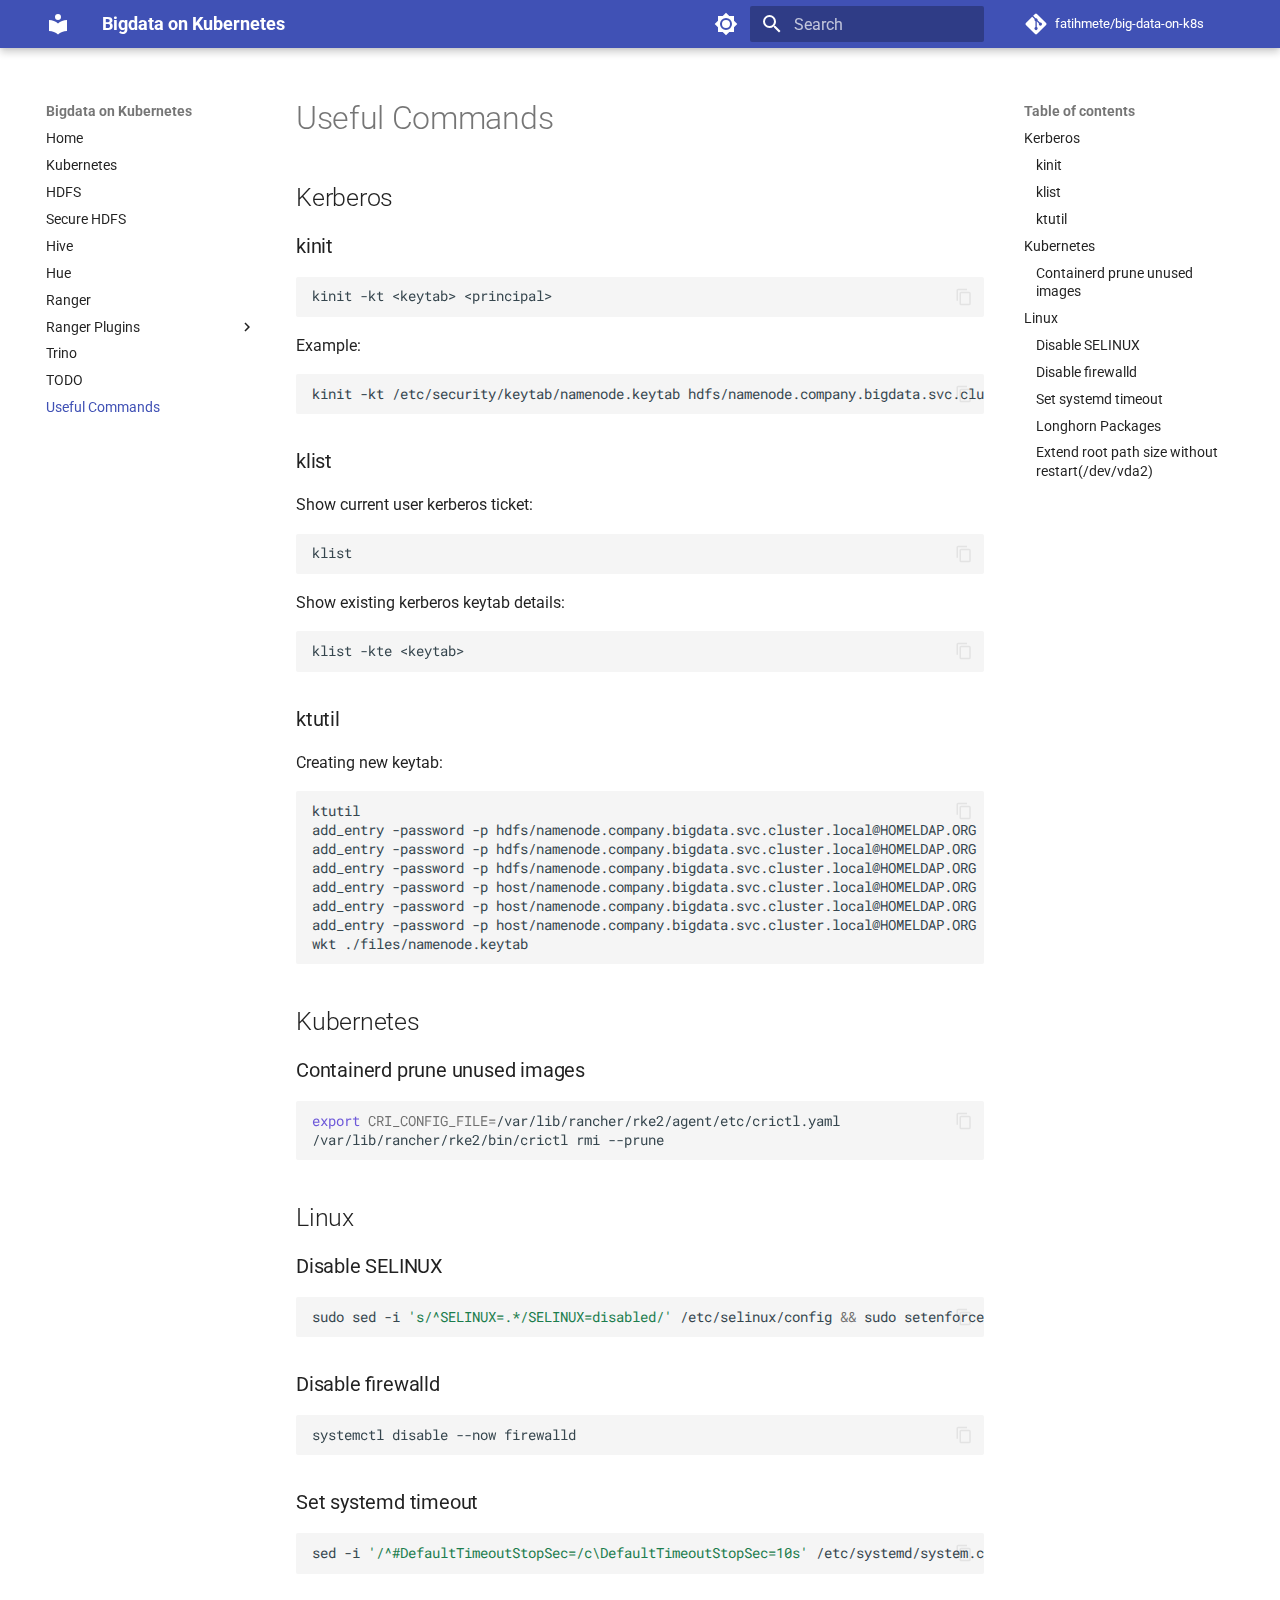
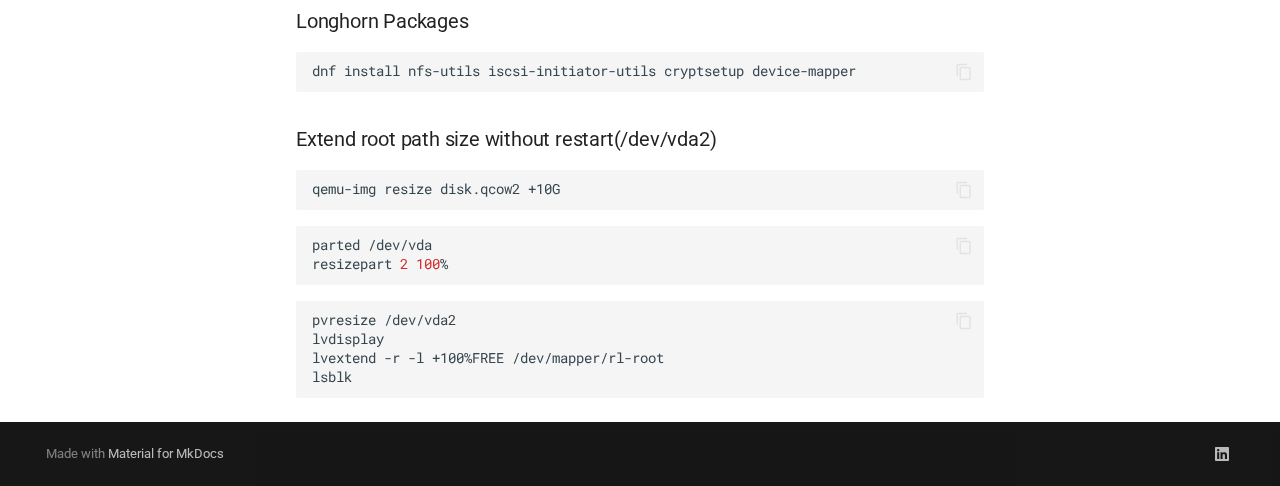
<file: big-data-on-kubernetes/useful-commands/index.html>
<!doctype html>
<html lang="en" class="no-js">
  <head>
    
      <meta charset="utf-8">
      <meta name="viewport" content="width=device-width,initial-scale=1">
      
      
      
        <link rel="canonical" href="https://fatihmete.github.io/big-data-on-kubernetes/useful-commands/">
      
      
        <link rel="prev" href="../todo/">
      
      
      
      <link rel="icon" href="../assets/images/favicon.png">
      <meta name="generator" content="mkdocs-1.6.1, mkdocs-material-9.6.11">
    
    
      
        <title>Useful Commands - Bigdata on Kubernetes</title>
      
    
    
      <link rel="stylesheet" href="../assets/stylesheets/main.4af4bdda.min.css">
      
        
        <link rel="stylesheet" href="../assets/stylesheets/palette.06af60db.min.css">
      
      


    
    
      
    
    
      
        
        
        <link rel="preconnect" href="https://fonts.gstatic.com" crossorigin>
        <link rel="stylesheet" href="https://fonts.googleapis.com/css?family=Roboto:300,300i,400,400i,700,700i%7CRoboto+Mono:400,400i,700,700i&display=fallback">
        <style>:root{--md-text-font:"Roboto";--md-code-font:"Roboto Mono"}</style>
      
    
    
      <link rel="stylesheet" href="../custom-styles.css">
    
    <script>__md_scope=new URL("..",location),__md_hash=e=>[...e].reduce(((e,_)=>(e<<5)-e+_.charCodeAt(0)),0),__md_get=(e,_=localStorage,t=__md_scope)=>JSON.parse(_.getItem(t.pathname+"."+e)),__md_set=(e,_,t=localStorage,a=__md_scope)=>{try{t.setItem(a.pathname+"."+e,JSON.stringify(_))}catch(e){}}</script>
    
      

    
    
    
   <link href="../assets/stylesheets/glightbox.min.css" rel="stylesheet"/><style>
    html.glightbox-open { overflow: initial; height: 100%; }
    .gslide-title { margin-top: 0px; user-select: text; }
    .gslide-desc { color: #666; user-select: text; }
    .gslide-image img { background: white; }
    .gscrollbar-fixer { padding-right: 15px; }
    .gdesc-inner { font-size: 0.75rem; }
    body[data-md-color-scheme="slate"] .gdesc-inner { background: var(--md-default-bg-color);}
    body[data-md-color-scheme="slate"] .gslide-title { color: var(--md-default-fg-color);}
    body[data-md-color-scheme="slate"] .gslide-desc { color: var(--md-default-fg-color);}</style> <script src="../assets/javascripts/glightbox.min.js"></script></head>
  
  
    
    
      
    
    
    
    
    <body dir="ltr" data-md-color-scheme="default" data-md-color-primary="indigo" data-md-color-accent="indigo">
  
    
    <input class="md-toggle" data-md-toggle="drawer" type="checkbox" id="__drawer" autocomplete="off">
    <input class="md-toggle" data-md-toggle="search" type="checkbox" id="__search" autocomplete="off">
    <label class="md-overlay" for="__drawer"></label>
    <div data-md-component="skip">
      
        
        <a href="#useful-commands" class="md-skip">
          Skip to content
        </a>
      
    </div>
    <div data-md-component="announce">
      
    </div>
    
    
      

  

<header class="md-header md-header--shadow" data-md-component="header">
  <nav class="md-header__inner md-grid" aria-label="Header">
    <a href=".." title="Bigdata on Kubernetes" class="md-header__button md-logo" aria-label="Bigdata on Kubernetes" data-md-component="logo">
      
  
  <svg xmlns="http://www.w3.org/2000/svg" viewBox="0 0 24 24"><path d="M12 8a3 3 0 0 0 3-3 3 3 0 0 0-3-3 3 3 0 0 0-3 3 3 3 0 0 0 3 3m0 3.54C9.64 9.35 6.5 8 3 8v11c3.5 0 6.64 1.35 9 3.54 2.36-2.19 5.5-3.54 9-3.54V8c-3.5 0-6.64 1.35-9 3.54"/></svg>

    </a>
    <label class="md-header__button md-icon" for="__drawer">
      
      <svg xmlns="http://www.w3.org/2000/svg" viewBox="0 0 24 24"><path d="M3 6h18v2H3zm0 5h18v2H3zm0 5h18v2H3z"/></svg>
    </label>
    <div class="md-header__title" data-md-component="header-title">
      <div class="md-header__ellipsis">
        <div class="md-header__topic">
          <span class="md-ellipsis">
            Bigdata on Kubernetes
          </span>
        </div>
        <div class="md-header__topic" data-md-component="header-topic">
          <span class="md-ellipsis">
            
              Useful Commands
            
          </span>
        </div>
      </div>
    </div>
    
      
        <form class="md-header__option" data-md-component="palette">
  
    
    
    
    <input class="md-option" data-md-color-media="(prefers-color-scheme: light)" data-md-color-scheme="default" data-md-color-primary="indigo" data-md-color-accent="indigo"  aria-label="Switch to dark mode"  type="radio" name="__palette" id="__palette_0">
    
      <label class="md-header__button md-icon" title="Switch to dark mode" for="__palette_1" hidden>
        <svg xmlns="http://www.w3.org/2000/svg" viewBox="0 0 24 24"><path d="M12 8a4 4 0 0 0-4 4 4 4 0 0 0 4 4 4 4 0 0 0 4-4 4 4 0 0 0-4-4m0 10a6 6 0 0 1-6-6 6 6 0 0 1 6-6 6 6 0 0 1 6 6 6 6 0 0 1-6 6m8-9.31V4h-4.69L12 .69 8.69 4H4v4.69L.69 12 4 15.31V20h4.69L12 23.31 15.31 20H20v-4.69L23.31 12z"/></svg>
      </label>
    
  
    
    
    
    <input class="md-option" data-md-color-media="(prefers-color-scheme: dark)" data-md-color-scheme="slate" data-md-color-primary="indigo" data-md-color-accent="indigo"  aria-label="Switch to system preference"  type="radio" name="__palette" id="__palette_1">
    
      <label class="md-header__button md-icon" title="Switch to system preference" for="__palette_0" hidden>
        <svg xmlns="http://www.w3.org/2000/svg" viewBox="0 0 24 24"><path d="M12 18c-.89 0-1.74-.2-2.5-.55C11.56 16.5 13 14.42 13 12s-1.44-4.5-3.5-5.45C10.26 6.2 11.11 6 12 6a6 6 0 0 1 6 6 6 6 0 0 1-6 6m8-9.31V4h-4.69L12 .69 8.69 4H4v4.69L.69 12 4 15.31V20h4.69L12 23.31 15.31 20H20v-4.69L23.31 12z"/></svg>
      </label>
    
  
</form>
      
    
    
      <script>var palette=__md_get("__palette");if(palette&&palette.color){if("(prefers-color-scheme)"===palette.color.media){var media=matchMedia("(prefers-color-scheme: light)"),input=document.querySelector(media.matches?"[data-md-color-media='(prefers-color-scheme: light)']":"[data-md-color-media='(prefers-color-scheme: dark)']");palette.color.media=input.getAttribute("data-md-color-media"),palette.color.scheme=input.getAttribute("data-md-color-scheme"),palette.color.primary=input.getAttribute("data-md-color-primary"),palette.color.accent=input.getAttribute("data-md-color-accent")}for(var[key,value]of Object.entries(palette.color))document.body.setAttribute("data-md-color-"+key,value)}</script>
    
    
    
      
      
        <label class="md-header__button md-icon" for="__search">
          
          <svg xmlns="http://www.w3.org/2000/svg" viewBox="0 0 24 24"><path d="M9.5 3A6.5 6.5 0 0 1 16 9.5c0 1.61-.59 3.09-1.56 4.23l.27.27h.79l5 5-1.5 1.5-5-5v-.79l-.27-.27A6.52 6.52 0 0 1 9.5 16 6.5 6.5 0 0 1 3 9.5 6.5 6.5 0 0 1 9.5 3m0 2C7 5 5 7 5 9.5S7 14 9.5 14 14 12 14 9.5 12 5 9.5 5"/></svg>
        </label>
        <div class="md-search" data-md-component="search" role="dialog">
  <label class="md-search__overlay" for="__search"></label>
  <div class="md-search__inner" role="search">
    <form class="md-search__form" name="search">
      <input type="text" class="md-search__input" name="query" aria-label="Search" placeholder="Search" autocapitalize="off" autocorrect="off" autocomplete="off" spellcheck="false" data-md-component="search-query" required>
      <label class="md-search__icon md-icon" for="__search">
        
        <svg xmlns="http://www.w3.org/2000/svg" viewBox="0 0 24 24"><path d="M9.5 3A6.5 6.5 0 0 1 16 9.5c0 1.61-.59 3.09-1.56 4.23l.27.27h.79l5 5-1.5 1.5-5-5v-.79l-.27-.27A6.52 6.52 0 0 1 9.5 16 6.5 6.5 0 0 1 3 9.5 6.5 6.5 0 0 1 9.5 3m0 2C7 5 5 7 5 9.5S7 14 9.5 14 14 12 14 9.5 12 5 9.5 5"/></svg>
        
        <svg xmlns="http://www.w3.org/2000/svg" viewBox="0 0 24 24"><path d="M20 11v2H8l5.5 5.5-1.42 1.42L4.16 12l7.92-7.92L13.5 5.5 8 11z"/></svg>
      </label>
      <nav class="md-search__options" aria-label="Search">
        
        <button type="reset" class="md-search__icon md-icon" title="Clear" aria-label="Clear" tabindex="-1">
          
          <svg xmlns="http://www.w3.org/2000/svg" viewBox="0 0 24 24"><path d="M19 6.41 17.59 5 12 10.59 6.41 5 5 6.41 10.59 12 5 17.59 6.41 19 12 13.41 17.59 19 19 17.59 13.41 12z"/></svg>
        </button>
      </nav>
      
    </form>
    <div class="md-search__output">
      <div class="md-search__scrollwrap" tabindex="0" data-md-scrollfix>
        <div class="md-search-result" data-md-component="search-result">
          <div class="md-search-result__meta">
            Initializing search
          </div>
          <ol class="md-search-result__list" role="presentation"></ol>
        </div>
      </div>
    </div>
  </div>
</div>
      
    
    
      <div class="md-header__source">
        <a href="https://github.com/fatihmete/big-data-on-k8s" title="Go to repository" class="md-source" data-md-component="source">
  <div class="md-source__icon md-icon">
    
    <svg xmlns="http://www.w3.org/2000/svg" viewBox="0 0 448 512"><!--! Font Awesome Free 6.7.2 by @fontawesome - https://fontawesome.com License - https://fontawesome.com/license/free (Icons: CC BY 4.0, Fonts: SIL OFL 1.1, Code: MIT License) Copyright 2024 Fonticons, Inc.--><path d="M439.55 236.05 244 40.45a28.87 28.87 0 0 0-40.81 0l-40.66 40.63 51.52 51.52c27.06-9.14 52.68 16.77 43.39 43.68l49.66 49.66c34.23-11.8 61.18 31 35.47 56.69-26.49 26.49-70.21-2.87-56-37.34L240.22 199v121.85c25.3 12.54 22.26 41.85 9.08 55a34.34 34.34 0 0 1-48.55 0c-17.57-17.6-11.07-46.91 11.25-56v-123c-20.8-8.51-24.6-30.74-18.64-45L142.57 101 8.45 235.14a28.86 28.86 0 0 0 0 40.81l195.61 195.6a28.86 28.86 0 0 0 40.8 0l194.69-194.69a28.86 28.86 0 0 0 0-40.81"/></svg>
  </div>
  <div class="md-source__repository">
    fatihmete/big-data-on-k8s
  </div>
</a>
      </div>
    
  </nav>
  
</header>
    
    <div class="md-container" data-md-component="container">
      
      
        
          
        
      
      <main class="md-main" data-md-component="main">
        <div class="md-main__inner md-grid">
          
            
              
              <div class="md-sidebar md-sidebar--primary" data-md-component="sidebar" data-md-type="navigation" >
                <div class="md-sidebar__scrollwrap">
                  <div class="md-sidebar__inner">
                    



<nav class="md-nav md-nav--primary" aria-label="Navigation" data-md-level="0">
  <label class="md-nav__title" for="__drawer">
    <a href=".." title="Bigdata on Kubernetes" class="md-nav__button md-logo" aria-label="Bigdata on Kubernetes" data-md-component="logo">
      
  
  <svg xmlns="http://www.w3.org/2000/svg" viewBox="0 0 24 24"><path d="M12 8a3 3 0 0 0 3-3 3 3 0 0 0-3-3 3 3 0 0 0-3 3 3 3 0 0 0 3 3m0 3.54C9.64 9.35 6.5 8 3 8v11c3.5 0 6.64 1.35 9 3.54 2.36-2.19 5.5-3.54 9-3.54V8c-3.5 0-6.64 1.35-9 3.54"/></svg>

    </a>
    Bigdata on Kubernetes
  </label>
  
    <div class="md-nav__source">
      <a href="https://github.com/fatihmete/big-data-on-k8s" title="Go to repository" class="md-source" data-md-component="source">
  <div class="md-source__icon md-icon">
    
    <svg xmlns="http://www.w3.org/2000/svg" viewBox="0 0 448 512"><!--! Font Awesome Free 6.7.2 by @fontawesome - https://fontawesome.com License - https://fontawesome.com/license/free (Icons: CC BY 4.0, Fonts: SIL OFL 1.1, Code: MIT License) Copyright 2024 Fonticons, Inc.--><path d="M439.55 236.05 244 40.45a28.87 28.87 0 0 0-40.81 0l-40.66 40.63 51.52 51.52c27.06-9.14 52.68 16.77 43.39 43.68l49.66 49.66c34.23-11.8 61.18 31 35.47 56.69-26.49 26.49-70.21-2.87-56-37.34L240.22 199v121.85c25.3 12.54 22.26 41.85 9.08 55a34.34 34.34 0 0 1-48.55 0c-17.57-17.6-11.07-46.91 11.25-56v-123c-20.8-8.51-24.6-30.74-18.64-45L142.57 101 8.45 235.14a28.86 28.86 0 0 0 0 40.81l195.61 195.6a28.86 28.86 0 0 0 40.8 0l194.69-194.69a28.86 28.86 0 0 0 0-40.81"/></svg>
  </div>
  <div class="md-source__repository">
    fatihmete/big-data-on-k8s
  </div>
</a>
    </div>
  
  <ul class="md-nav__list" data-md-scrollfix>
    
      
      
  
  
  
  
    <li class="md-nav__item">
      <a href=".." class="md-nav__link">
        
  
  
  <span class="md-ellipsis">
    Home
    
  </span>
  

      </a>
    </li>
  

    
      
      
  
  
  
  
    <li class="md-nav__item">
      <a href="../kubernetes/" class="md-nav__link">
        
  
  
  <span class="md-ellipsis">
    Kubernetes
    
  </span>
  

      </a>
    </li>
  

    
      
      
  
  
  
  
    <li class="md-nav__item">
      <a href="../hdfs/" class="md-nav__link">
        
  
  
  <span class="md-ellipsis">
    HDFS
    
  </span>
  

      </a>
    </li>
  

    
      
      
  
  
  
  
    <li class="md-nav__item">
      <a href="../secure-hdfs/" class="md-nav__link">
        
  
  
  <span class="md-ellipsis">
    Secure HDFS
    
  </span>
  

      </a>
    </li>
  

    
      
      
  
  
  
  
    <li class="md-nav__item">
      <a href="../hive/" class="md-nav__link">
        
  
  
  <span class="md-ellipsis">
    Hive
    
  </span>
  

      </a>
    </li>
  

    
      
      
  
  
  
  
    <li class="md-nav__item">
      <a href="../hue/" class="md-nav__link">
        
  
  
  <span class="md-ellipsis">
    Hue
    
  </span>
  

      </a>
    </li>
  

    
      
      
  
  
  
  
    <li class="md-nav__item">
      <a href="../ranger/" class="md-nav__link">
        
  
  
  <span class="md-ellipsis">
    Ranger
    
  </span>
  

      </a>
    </li>
  

    
      
      
  
  
  
  
    
    
    
    
    
    <li class="md-nav__item md-nav__item--nested">
      
        
        
        <input class="md-nav__toggle md-toggle " type="checkbox" id="__nav_8" >
        
          
          <label class="md-nav__link" for="__nav_8" id="__nav_8_label" tabindex="0">
            
  
  
  <span class="md-ellipsis">
    Ranger Plugins
    
  </span>
  

            <span class="md-nav__icon md-icon"></span>
          </label>
        
        <nav class="md-nav" data-md-level="1" aria-labelledby="__nav_8_label" aria-expanded="false">
          <label class="md-nav__title" for="__nav_8">
            <span class="md-nav__icon md-icon"></span>
            Ranger Plugins
          </label>
          <ul class="md-nav__list" data-md-scrollfix>
            
              
                
  
  
  
  
    <li class="md-nav__item">
      <a href="../ranger-hdfs-plugin/" class="md-nav__link">
        
  
  
  <span class="md-ellipsis">
    HDFS Plugin
    
  </span>
  

      </a>
    </li>
  

              
            
              
                
  
  
  
  
    <li class="md-nav__item">
      <a href="../ranger-hive-plugin/" class="md-nav__link">
        
  
  
  <span class="md-ellipsis">
    Hive Plugin
    
  </span>
  

      </a>
    </li>
  

              
            
          </ul>
        </nav>
      
    </li>
  

    
      
      
  
  
  
  
    <li class="md-nav__item">
      <a href="../trino/" class="md-nav__link">
        
  
  
  <span class="md-ellipsis">
    Trino
    
  </span>
  

      </a>
    </li>
  

    
      
      
  
  
  
  
    <li class="md-nav__item">
      <a href="../todo/" class="md-nav__link">
        
  
  
  <span class="md-ellipsis">
    TODO
    
  </span>
  

      </a>
    </li>
  

    
      
      
  
  
    
  
  
  
    <li class="md-nav__item md-nav__item--active">
      
      <input class="md-nav__toggle md-toggle" type="checkbox" id="__toc">
      
      
        
      
      
        <label class="md-nav__link md-nav__link--active" for="__toc">
          
  
  
  <span class="md-ellipsis">
    Useful Commands
    
  </span>
  

          <span class="md-nav__icon md-icon"></span>
        </label>
      
      <a href="./" class="md-nav__link md-nav__link--active">
        
  
  
  <span class="md-ellipsis">
    Useful Commands
    
  </span>
  

      </a>
      
        

<nav class="md-nav md-nav--secondary" aria-label="Table of contents">
  
  
  
    
  
  
    <label class="md-nav__title" for="__toc">
      <span class="md-nav__icon md-icon"></span>
      Table of contents
    </label>
    <ul class="md-nav__list" data-md-component="toc" data-md-scrollfix>
      
        <li class="md-nav__item">
  <a href="#kerberos" class="md-nav__link">
    <span class="md-ellipsis">
      Kerberos
    </span>
  </a>
  
    <nav class="md-nav" aria-label="Kerberos">
      <ul class="md-nav__list">
        
          <li class="md-nav__item">
  <a href="#kinit" class="md-nav__link">
    <span class="md-ellipsis">
      kinit
    </span>
  </a>
  
</li>
        
          <li class="md-nav__item">
  <a href="#klist" class="md-nav__link">
    <span class="md-ellipsis">
      klist
    </span>
  </a>
  
</li>
        
          <li class="md-nav__item">
  <a href="#ktutil" class="md-nav__link">
    <span class="md-ellipsis">
      ktutil
    </span>
  </a>
  
</li>
        
      </ul>
    </nav>
  
</li>
      
        <li class="md-nav__item">
  <a href="#kubernetes" class="md-nav__link">
    <span class="md-ellipsis">
      Kubernetes
    </span>
  </a>
  
    <nav class="md-nav" aria-label="Kubernetes">
      <ul class="md-nav__list">
        
          <li class="md-nav__item">
  <a href="#containerd-prune-unused-images" class="md-nav__link">
    <span class="md-ellipsis">
      Containerd prune unused images
    </span>
  </a>
  
</li>
        
      </ul>
    </nav>
  
</li>
      
        <li class="md-nav__item">
  <a href="#linux" class="md-nav__link">
    <span class="md-ellipsis">
      Linux
    </span>
  </a>
  
    <nav class="md-nav" aria-label="Linux">
      <ul class="md-nav__list">
        
          <li class="md-nav__item">
  <a href="#disable-selinux" class="md-nav__link">
    <span class="md-ellipsis">
      Disable SELINUX
    </span>
  </a>
  
</li>
        
          <li class="md-nav__item">
  <a href="#disable-firewalld" class="md-nav__link">
    <span class="md-ellipsis">
      Disable firewalld
    </span>
  </a>
  
</li>
        
          <li class="md-nav__item">
  <a href="#set-systemd-timeout" class="md-nav__link">
    <span class="md-ellipsis">
      Set systemd timeout
    </span>
  </a>
  
</li>
        
          <li class="md-nav__item">
  <a href="#longhorn-packages" class="md-nav__link">
    <span class="md-ellipsis">
      Longhorn Packages
    </span>
  </a>
  
</li>
        
          <li class="md-nav__item">
  <a href="#extend-root-path-size-without-restartdevvda2" class="md-nav__link">
    <span class="md-ellipsis">
      Extend root path size without restart(/dev/vda2)
    </span>
  </a>
  
</li>
        
      </ul>
    </nav>
  
</li>
      
    </ul>
  
</nav>
      
    </li>
  

    
  </ul>
</nav>
                  </div>
                </div>
              </div>
            
            
              
              <div class="md-sidebar md-sidebar--secondary" data-md-component="sidebar" data-md-type="toc" >
                <div class="md-sidebar__scrollwrap">
                  <div class="md-sidebar__inner">
                    

<nav class="md-nav md-nav--secondary" aria-label="Table of contents">
  
  
  
    
  
  
    <label class="md-nav__title" for="__toc">
      <span class="md-nav__icon md-icon"></span>
      Table of contents
    </label>
    <ul class="md-nav__list" data-md-component="toc" data-md-scrollfix>
      
        <li class="md-nav__item">
  <a href="#kerberos" class="md-nav__link">
    <span class="md-ellipsis">
      Kerberos
    </span>
  </a>
  
    <nav class="md-nav" aria-label="Kerberos">
      <ul class="md-nav__list">
        
          <li class="md-nav__item">
  <a href="#kinit" class="md-nav__link">
    <span class="md-ellipsis">
      kinit
    </span>
  </a>
  
</li>
        
          <li class="md-nav__item">
  <a href="#klist" class="md-nav__link">
    <span class="md-ellipsis">
      klist
    </span>
  </a>
  
</li>
        
          <li class="md-nav__item">
  <a href="#ktutil" class="md-nav__link">
    <span class="md-ellipsis">
      ktutil
    </span>
  </a>
  
</li>
        
      </ul>
    </nav>
  
</li>
      
        <li class="md-nav__item">
  <a href="#kubernetes" class="md-nav__link">
    <span class="md-ellipsis">
      Kubernetes
    </span>
  </a>
  
    <nav class="md-nav" aria-label="Kubernetes">
      <ul class="md-nav__list">
        
          <li class="md-nav__item">
  <a href="#containerd-prune-unused-images" class="md-nav__link">
    <span class="md-ellipsis">
      Containerd prune unused images
    </span>
  </a>
  
</li>
        
      </ul>
    </nav>
  
</li>
      
        <li class="md-nav__item">
  <a href="#linux" class="md-nav__link">
    <span class="md-ellipsis">
      Linux
    </span>
  </a>
  
    <nav class="md-nav" aria-label="Linux">
      <ul class="md-nav__list">
        
          <li class="md-nav__item">
  <a href="#disable-selinux" class="md-nav__link">
    <span class="md-ellipsis">
      Disable SELINUX
    </span>
  </a>
  
</li>
        
          <li class="md-nav__item">
  <a href="#disable-firewalld" class="md-nav__link">
    <span class="md-ellipsis">
      Disable firewalld
    </span>
  </a>
  
</li>
        
          <li class="md-nav__item">
  <a href="#set-systemd-timeout" class="md-nav__link">
    <span class="md-ellipsis">
      Set systemd timeout
    </span>
  </a>
  
</li>
        
          <li class="md-nav__item">
  <a href="#longhorn-packages" class="md-nav__link">
    <span class="md-ellipsis">
      Longhorn Packages
    </span>
  </a>
  
</li>
        
          <li class="md-nav__item">
  <a href="#extend-root-path-size-without-restartdevvda2" class="md-nav__link">
    <span class="md-ellipsis">
      Extend root path size without restart(/dev/vda2)
    </span>
  </a>
  
</li>
        
      </ul>
    </nav>
  
</li>
      
    </ul>
  
</nav>
                  </div>
                </div>
              </div>
            
          
          
            <div class="md-content" data-md-component="content">
              <article class="md-content__inner md-typeset">
                
                  


  
  


<h1 id="useful-commands">Useful Commands</h1>
<h2 id="kerberos">Kerberos</h2>
<h3 id="kinit">kinit</h3>
<p><div class="language-bash highlight"><pre><span></span><code><span id="__span-0-1"><a id="__codelineno-0-1" name="__codelineno-0-1" href="#__codelineno-0-1"></a>kinit<span class="w"> </span>-kt<span class="w"> </span>&lt;keytab&gt;<span class="w"> </span>&lt;principal&gt;
</span></code></pre></div>
Example:
<div class="language-bash highlight"><pre><span></span><code><span id="__span-1-1"><a id="__codelineno-1-1" name="__codelineno-1-1" href="#__codelineno-1-1"></a>kinit<span class="w"> </span>-kt<span class="w"> </span>/etc/security/keytab/namenode.keytab<span class="w"> </span>hdfs/namenode.company.bigdata.svc.cluster.local@HOMELDAP.ORG
</span></code></pre></div></p>
<h3 id="klist">klist</h3>
<p>Show current user kerberos ticket:
<div class="language-bash highlight"><pre><span></span><code><span id="__span-2-1"><a id="__codelineno-2-1" name="__codelineno-2-1" href="#__codelineno-2-1"></a>klist
</span></code></pre></div>
Show existing kerberos keytab details:
<div class="language-bash highlight"><pre><span></span><code><span id="__span-3-1"><a id="__codelineno-3-1" name="__codelineno-3-1" href="#__codelineno-3-1"></a>klist<span class="w"> </span>-kte<span class="w"> </span>&lt;keytab&gt;
</span></code></pre></div></p>
<h3 id="ktutil">ktutil</h3>
<p>Creating new keytab:
<div class="language-bash highlight"><pre><span></span><code><span id="__span-4-1"><a id="__codelineno-4-1" name="__codelineno-4-1" href="#__codelineno-4-1"></a>ktutil
</span><span id="__span-4-2"><a id="__codelineno-4-2" name="__codelineno-4-2" href="#__codelineno-4-2"></a>add_entry<span class="w"> </span>-password<span class="w"> </span>-p<span class="w"> </span>hdfs/namenode.company.bigdata.svc.cluster.local@HOMELDAP.ORG<span class="w"> </span>-k<span class="w"> </span><span class="m">1</span><span class="w"> </span>-e<span class="w"> </span>aes128-cts-hmac-sha1-96
</span><span id="__span-4-3"><a id="__codelineno-4-3" name="__codelineno-4-3" href="#__codelineno-4-3"></a>add_entry<span class="w"> </span>-password<span class="w"> </span>-p<span class="w"> </span>hdfs/namenode.company.bigdata.svc.cluster.local@HOMELDAP.ORG<span class="w"> </span>-k<span class="w"> </span><span class="m">1</span><span class="w"> </span>-e<span class="w"> </span>aes256-cts-hmac-sha1-96
</span><span id="__span-4-4"><a id="__codelineno-4-4" name="__codelineno-4-4" href="#__codelineno-4-4"></a>add_entry<span class="w"> </span>-password<span class="w"> </span>-p<span class="w"> </span>hdfs/namenode.company.bigdata.svc.cluster.local@HOMELDAP.ORG<span class="w"> </span>-k<span class="w"> </span><span class="m">1</span><span class="w"> </span>-e<span class="w"> </span>aes128-cts-hmac-sha256-128
</span><span id="__span-4-5"><a id="__codelineno-4-5" name="__codelineno-4-5" href="#__codelineno-4-5"></a>add_entry<span class="w"> </span>-password<span class="w"> </span>-p<span class="w"> </span>host/namenode.company.bigdata.svc.cluster.local@HOMELDAP.ORG<span class="w"> </span>-k<span class="w"> </span><span class="m">1</span><span class="w"> </span>-e<span class="w"> </span>aes128-cts-hmac-sha1-96
</span><span id="__span-4-6"><a id="__codelineno-4-6" name="__codelineno-4-6" href="#__codelineno-4-6"></a>add_entry<span class="w"> </span>-password<span class="w"> </span>-p<span class="w"> </span>host/namenode.company.bigdata.svc.cluster.local@HOMELDAP.ORG<span class="w"> </span>-k<span class="w"> </span><span class="m">1</span><span class="w"> </span>-e<span class="w"> </span>aes256-cts-hmac-sha1-96
</span><span id="__span-4-7"><a id="__codelineno-4-7" name="__codelineno-4-7" href="#__codelineno-4-7"></a>add_entry<span class="w"> </span>-password<span class="w"> </span>-p<span class="w"> </span>host/namenode.company.bigdata.svc.cluster.local@HOMELDAP.ORG<span class="w"> </span>-k<span class="w"> </span><span class="m">1</span><span class="w"> </span>-e<span class="w"> </span>aes128-cts-hmac-sha256-128
</span><span id="__span-4-8"><a id="__codelineno-4-8" name="__codelineno-4-8" href="#__codelineno-4-8"></a>wkt<span class="w"> </span>./files/namenode.keytab
</span></code></pre></div></p>
<h2 id="kubernetes">Kubernetes</h2>
<h3 id="containerd-prune-unused-images">Containerd prune unused images</h3>
<div class="language-bash highlight"><pre><span></span><code><span id="__span-5-1"><a id="__codelineno-5-1" name="__codelineno-5-1" href="#__codelineno-5-1"></a><span class="nb">export</span><span class="w"> </span><span class="nv">CRI_CONFIG_FILE</span><span class="o">=</span>/var/lib/rancher/rke2/agent/etc/crictl.yaml
</span><span id="__span-5-2"><a id="__codelineno-5-2" name="__codelineno-5-2" href="#__codelineno-5-2"></a>/var/lib/rancher/rke2/bin/crictl<span class="w"> </span>rmi<span class="w"> </span>--prune
</span></code></pre></div>
<h2 id="linux">Linux</h2>
<h3 id="disable-selinux">Disable SELINUX</h3>
<div class="language-bash highlight"><pre><span></span><code><span id="__span-6-1"><a id="__codelineno-6-1" name="__codelineno-6-1" href="#__codelineno-6-1"></a>sudo<span class="w"> </span>sed<span class="w"> </span>-i<span class="w"> </span><span class="s1">&#39;s/^SELINUX=.*/SELINUX=disabled/&#39;</span><span class="w"> </span>/etc/selinux/config<span class="w"> </span><span class="o">&amp;&amp;</span><span class="w"> </span>sudo<span class="w"> </span>setenforce<span class="w"> </span>
</span></code></pre></div>
<h3 id="disable-firewalld">Disable firewalld</h3>
<div class="language-bash highlight"><pre><span></span><code><span id="__span-7-1"><a id="__codelineno-7-1" name="__codelineno-7-1" href="#__codelineno-7-1"></a>systemctl<span class="w"> </span>disable<span class="w"> </span>--now<span class="w"> </span>firewalld
</span></code></pre></div>
<h3 id="set-systemd-timeout">Set systemd timeout</h3>
<div class="language-bash highlight"><pre><span></span><code><span id="__span-8-1"><a id="__codelineno-8-1" name="__codelineno-8-1" href="#__codelineno-8-1"></a>sed<span class="w"> </span>-i<span class="w"> </span><span class="s1">&#39;/^#DefaultTimeoutStopSec=/c\DefaultTimeoutStopSec=10s&#39;</span><span class="w"> </span>/etc/systemd/system.conf<span class="w"> </span>/etc/systemd/user.conf<span class="w"> </span><span class="o">&amp;&amp;</span><span class="w"> </span>sudo<span class="w"> </span>systemctl<span class="w"> </span>daemon-reexec
</span></code></pre></div>
<h3 id="longhorn-packages">Longhorn Packages</h3>
<div class="language-bash highlight"><pre><span></span><code><span id="__span-9-1"><a id="__codelineno-9-1" name="__codelineno-9-1" href="#__codelineno-9-1"></a>dnf<span class="w"> </span>install<span class="w"> </span>nfs-utils<span class="w"> </span>iscsi-initiator-utils<span class="w"> </span>cryptsetup<span class="w"> </span>device-mapper
</span></code></pre></div>
<h3 id="extend-root-path-size-without-restartdevvda2">Extend root path size without restart(/dev/vda2)</h3>
<p><div class="language-bash highlight"><pre><span></span><code><span id="__span-10-1"><a id="__codelineno-10-1" name="__codelineno-10-1" href="#__codelineno-10-1"></a>qemu-img<span class="w"> </span>resize<span class="w"> </span>disk.qcow2<span class="w"> </span>+10G
</span></code></pre></div>
<div class="language-bash highlight"><pre><span></span><code><span id="__span-11-1"><a id="__codelineno-11-1" name="__codelineno-11-1" href="#__codelineno-11-1"></a>parted<span class="w"> </span>/dev/vda
</span><span id="__span-11-2"><a id="__codelineno-11-2" name="__codelineno-11-2" href="#__codelineno-11-2"></a>resizepart<span class="w"> </span><span class="m">2</span><span class="w"> </span><span class="m">100</span>%
</span></code></pre></div>
<div class="language-bash highlight"><pre><span></span><code><span id="__span-12-1"><a id="__codelineno-12-1" name="__codelineno-12-1" href="#__codelineno-12-1"></a>pvresize<span class="w"> </span>/dev/vda2
</span><span id="__span-12-2"><a id="__codelineno-12-2" name="__codelineno-12-2" href="#__codelineno-12-2"></a>lvdisplay
</span><span id="__span-12-3"><a id="__codelineno-12-3" name="__codelineno-12-3" href="#__codelineno-12-3"></a>lvextend<span class="w"> </span>-r<span class="w"> </span>-l<span class="w"> </span>+100%FREE<span class="w"> </span>/dev/mapper/rl-root
</span><span id="__span-12-4"><a id="__codelineno-12-4" name="__codelineno-12-4" href="#__codelineno-12-4"></a>lsblk
</span></code></pre></div></p>












                
              </article>
            </div>
          
          
  <script>var tabs=__md_get("__tabs");if(Array.isArray(tabs))e:for(var set of document.querySelectorAll(".tabbed-set")){var labels=set.querySelector(".tabbed-labels");for(var tab of tabs)for(var label of labels.getElementsByTagName("label"))if(label.innerText.trim()===tab){var input=document.getElementById(label.htmlFor);input.checked=!0;continue e}}</script>

<script>var target=document.getElementById(location.hash.slice(1));target&&target.name&&(target.checked=target.name.startsWith("__tabbed_"))</script>
        </div>
        
      </main>
      
        <footer class="md-footer">
  
  <div class="md-footer-meta md-typeset">
    <div class="md-footer-meta__inner md-grid">
      <div class="md-copyright">
  
  
    Made with
    <a href="https://squidfunk.github.io/mkdocs-material/" target="_blank" rel="noopener">
      Material for MkDocs
    </a>
  
</div>
      
        <div class="md-social">
  
    
    
    
    
      
      
    
    <a href="https://www.linkedin.com/in/fatih-mete/" target="_blank" rel="noopener" title="www.linkedin.com" class="md-social__link">
      <svg xmlns="http://www.w3.org/2000/svg" viewBox="0 0 448 512"><!--! Font Awesome Free 6.7.2 by @fontawesome - https://fontawesome.com License - https://fontawesome.com/license/free (Icons: CC BY 4.0, Fonts: SIL OFL 1.1, Code: MIT License) Copyright 2024 Fonticons, Inc.--><path d="M416 32H31.9C14.3 32 0 46.5 0 64.3v383.4C0 465.5 14.3 480 31.9 480H416c17.6 0 32-14.5 32-32.3V64.3c0-17.8-14.4-32.3-32-32.3M135.4 416H69V202.2h66.5V416zm-33.2-243c-21.3 0-38.5-17.3-38.5-38.5S80.9 96 102.2 96c21.2 0 38.5 17.3 38.5 38.5 0 21.3-17.2 38.5-38.5 38.5m282.1 243h-66.4V312c0-24.8-.5-56.7-34.5-56.7-34.6 0-39.9 27-39.9 54.9V416h-66.4V202.2h63.7v29.2h.9c8.9-16.8 30.6-34.5 62.9-34.5 67.2 0 79.7 44.3 79.7 101.9z"/></svg>
    </a>
  
</div>
      
    </div>
  </div>
</footer>
      
    </div>
    <div class="md-dialog" data-md-component="dialog">
      <div class="md-dialog__inner md-typeset"></div>
    </div>
    
      <div class="md-progress" data-md-component="progress" role="progressbar"></div>
    
    
    
      
      <script id="__config" type="application/json">{"base": "..", "features": ["navigation.instant", "content.code.copy", "content.tabs.link", "navigation.instant.progress", "navigation.path"], "search": "../assets/javascripts/workers/search.f8cc74c7.min.js", "tags": null, "translations": {"clipboard.copied": "Copied to clipboard", "clipboard.copy": "Copy to clipboard", "search.result.more.one": "1 more on this page", "search.result.more.other": "# more on this page", "search.result.none": "No matching documents", "search.result.one": "1 matching document", "search.result.other": "# matching documents", "search.result.placeholder": "Type to start searching", "search.result.term.missing": "Missing", "select.version": "Select version"}, "version": null}</script>
    
    
      <script src="../assets/javascripts/bundle.c8b220af.min.js"></script>
      
    
  <script id="init-glightbox">const lightbox = GLightbox({"touchNavigation": true, "loop": false, "zoomable": true, "draggable": true, "openEffect": "zoom", "closeEffect": "zoom", "slideEffect": "slide"});
document$.subscribe(() => { lightbox.reload() });
</script></body>
</html>
</file>
<file: big-data-on-kubernetes/custom-styles.css>
/* custom-styles.css */
.md-typeset pre > code {
    max-height: 20rem;
}
</file>
<file: big-data-on-kubernetes/assets/stylesheets/main.4af4bdda.min.css>
@charset "UTF-8";html{-webkit-text-size-adjust:none;-moz-text-size-adjust:none;text-size-adjust:none;box-sizing:border-box}*,:after,:before{box-sizing:inherit}@media (prefers-reduced-motion){*,:after,:before{transition:none!important}}body{margin:0}a,button,input,label{-webkit-tap-highlight-color:transparent}a{color:inherit;text-decoration:none}hr{border:0;box-sizing:initial;display:block;height:.05rem;overflow:visible;padding:0}small{font-size:80%}sub,sup{line-height:1em}img{border-style:none}table{border-collapse:initial;border-spacing:0}td,th{font-weight:400;vertical-align:top}button{background:#0000;border:0;font-family:inherit;font-size:inherit;margin:0;padding:0}input{border:0;outline:none}:root{--md-primary-fg-color:#4051b5;--md-primary-fg-color--light:#5d6cc0;--md-primary-fg-color--dark:#303fa1;--md-primary-bg-color:#fff;--md-primary-bg-color--light:#ffffffb3;--md-accent-fg-color:#526cfe;--md-accent-fg-color--transparent:#526cfe1a;--md-accent-bg-color:#fff;--md-accent-bg-color--light:#ffffffb3}[data-md-color-scheme=default]{color-scheme:light}[data-md-color-scheme=default] img[src$="#gh-dark-mode-only"],[data-md-color-scheme=default] img[src$="#only-dark"]{display:none}:root,[data-md-color-scheme=default]{--md-hue:225deg;--md-default-fg-color:#000000de;--md-default-fg-color--light:#0000008a;--md-default-fg-color--lighter:#00000052;--md-default-fg-color--lightest:#00000012;--md-default-bg-color:#fff;--md-default-bg-color--light:#ffffffb3;--md-default-bg-color--lighter:#ffffff4d;--md-default-bg-color--lightest:#ffffff1f;--md-code-fg-color:#36464e;--md-code-bg-color:#f5f5f5;--md-code-hl-color:#4287ff;--md-code-hl-color--light:#4287ff1a;--md-code-hl-number-color:#d52a2a;--md-code-hl-special-color:#db1457;--md-code-hl-function-color:#a846b9;--md-code-hl-constant-color:#6e59d9;--md-code-hl-keyword-color:#3f6ec6;--md-code-hl-string-color:#1c7d4d;--md-code-hl-name-color:var(--md-code-fg-color);--md-code-hl-operator-color:var(--md-default-fg-color--light);--md-code-hl-punctuation-color:var(--md-default-fg-color--light);--md-code-hl-comment-color:var(--md-default-fg-color--light);--md-code-hl-generic-color:var(--md-default-fg-color--light);--md-code-hl-variable-color:var(--md-default-fg-color--light);--md-typeset-color:var(--md-default-fg-color);--md-typeset-a-color:var(--md-primary-fg-color);--md-typeset-del-color:#f5503d26;--md-typeset-ins-color:#0bd57026;--md-typeset-kbd-color:#fafafa;--md-typeset-kbd-accent-color:#fff;--md-typeset-kbd-border-color:#b8b8b8;--md-typeset-mark-color:#ffff0080;--md-typeset-table-color:#0000001f;--md-typeset-table-color--light:rgba(0,0,0,.035);--md-admonition-fg-color:var(--md-default-fg-color);--md-admonition-bg-color:var(--md-default-bg-color);--md-warning-fg-color:#000000de;--md-warning-bg-color:#ff9;--md-footer-fg-color:#fff;--md-footer-fg-color--light:#ffffffb3;--md-footer-fg-color--lighter:#ffffff73;--md-footer-bg-color:#000000de;--md-footer-bg-color--dark:#00000052;--md-shadow-z1:0 0.2rem 0.5rem #0000000d,0 0 0.05rem #0000001a;--md-shadow-z2:0 0.2rem 0.5rem #0000001a,0 0 0.05rem #00000040;--md-shadow-z3:0 0.2rem 0.5rem #0003,0 0 0.05rem #00000059}.md-icon svg{fill:currentcolor;display:block;height:1.2rem;width:1.2rem}body{-webkit-font-smoothing:antialiased;-moz-osx-font-smoothing:grayscale;--md-text-font-family:var(--md-text-font,_),-apple-system,BlinkMacSystemFont,Helvetica,Arial,sans-serif;--md-code-font-family:var(--md-code-font,_),SFMono-Regular,Consolas,Menlo,monospace}aside,body,input{font-feature-settings:"kern","liga";color:var(--md-typeset-color);font-family:var(--md-text-font-family)}code,kbd,pre{font-feature-settings:"kern";font-family:var(--md-code-font-family)}:root{--md-typeset-table-sort-icon:url('data:image/svg+xml;charset=utf-8,<svg xmlns="http://www.w3.org/2000/svg" viewBox="0 0 24 24"><path d="m18 21-4-4h3V7h-3l4-4 4 4h-3v10h3M2 19v-2h10v2M2 13v-2h7v2M2 7V5h4v2z"/></svg>');--md-typeset-table-sort-icon--asc:url('data:image/svg+xml;charset=utf-8,<svg xmlns="http://www.w3.org/2000/svg" viewBox="0 0 24 24"><path d="M19 17h3l-4 4-4-4h3V3h2M2 17h10v2H2M6 5v2H2V5m0 6h7v2H2z"/></svg>');--md-typeset-table-sort-icon--desc:url('data:image/svg+xml;charset=utf-8,<svg xmlns="http://www.w3.org/2000/svg" viewBox="0 0 24 24"><path d="M19 7h3l-4-4-4 4h3v14h2M2 17h10v2H2M6 5v2H2V5m0 6h7v2H2z"/></svg>')}.md-typeset{-webkit-print-color-adjust:exact;color-adjust:exact;font-size:.8rem;line-height:1.6;overflow-wrap:break-word}@media print{.md-typeset{font-size:.68rem}}.md-typeset blockquote,.md-typeset dl,.md-typeset figure,.md-typeset ol,.md-typeset pre,.md-typeset ul{margin-bottom:1em;margin-top:1em}.md-typeset h1{color:var(--md-default-fg-color--light);font-size:2em;line-height:1.3;margin:0 0 1.25em}.md-typeset h1,.md-typeset h2{font-weight:300;letter-spacing:-.01em}.md-typeset h2{font-size:1.5625em;line-height:1.4;margin:1.6em 0 .64em}.md-typeset h3{font-size:1.25em;font-weight:400;letter-spacing:-.01em;line-height:1.5;margin:1.6em 0 .8em}.md-typeset h2+h3{margin-top:.8em}.md-typeset h4{font-weight:700;letter-spacing:-.01em;margin:1em 0}.md-typeset h5,.md-typeset h6{color:var(--md-default-fg-color--light);font-size:.8em;font-weight:700;letter-spacing:-.01em;margin:1.25em 0}.md-typeset h5{text-transform:uppercase}.md-typeset h5 code{text-transform:none}.md-typeset hr{border-bottom:.05rem solid var(--md-default-fg-color--lightest);display:flow-root;margin:1.5em 0}.md-typeset a{color:var(--md-typeset-a-color);word-break:break-word}.md-typeset a,.md-typeset a:before{transition:color 125ms}.md-typeset a:focus,.md-typeset a:hover{color:var(--md-accent-fg-color)}.md-typeset a:focus code,.md-typeset a:hover code{background-color:var(--md-accent-fg-color--transparent)}.md-typeset a code{color:currentcolor;transition:background-color 125ms}.md-typeset a.focus-visible{outline-color:var(--md-accent-fg-color);outline-offset:.2rem}.md-typeset code,.md-typeset kbd,.md-typeset pre{color:var(--md-code-fg-color);direction:ltr;font-variant-ligatures:none}@media print{.md-typeset code,.md-typeset kbd,.md-typeset pre{white-space:pre-wrap}}.md-typeset code{background-color:var(--md-code-bg-color);border-radius:.1rem;-webkit-box-decoration-break:clone;box-decoration-break:clone;font-size:.85em;padding:0 .2941176471em;word-break:break-word}.md-typeset code:not(.focus-visible){-webkit-tap-highlight-color:transparent;outline:none}.md-typeset pre{display:flow-root;line-height:1.4;position:relative}.md-typeset pre>code{-webkit-box-decoration-break:slice;box-decoration-break:slice;box-shadow:none;display:block;margin:0;outline-color:var(--md-accent-fg-color);overflow:auto;padding:.7720588235em 1.1764705882em;scrollbar-color:var(--md-default-fg-color--lighter) #0000;scrollbar-width:thin;touch-action:auto;word-break:normal}.md-typeset pre>code:hover{scrollbar-color:var(--md-accent-fg-color) #0000}.md-typeset pre>code::-webkit-scrollbar{height:.2rem;width:.2rem}.md-typeset pre>code::-webkit-scrollbar-thumb{background-color:var(--md-default-fg-color--lighter)}.md-typeset pre>code::-webkit-scrollbar-thumb:hover{background-color:var(--md-accent-fg-color)}.md-typeset kbd{background-color:var(--md-typeset-kbd-color);border-radius:.1rem;box-shadow:0 .1rem 0 .05rem var(--md-typeset-kbd-border-color),0 .1rem 0 var(--md-typeset-kbd-border-color),0 -.1rem .2rem var(--md-typeset-kbd-accent-color) inset;color:var(--md-default-fg-color);display:inline-block;font-size:.75em;padding:0 .6666666667em;vertical-align:text-top;word-break:break-word}.md-typeset mark{background-color:var(--md-typeset-mark-color);-webkit-box-decoration-break:clone;box-decoration-break:clone;color:inherit;word-break:break-word}.md-typeset abbr{border-bottom:.05rem dotted var(--md-default-fg-color--light);cursor:help;text-decoration:none}.md-typeset small{opacity:.75}[dir=ltr] .md-typeset sub,[dir=ltr] .md-typeset sup{margin-left:.078125em}[dir=rtl] .md-typeset sub,[dir=rtl] .md-typeset sup{margin-right:.078125em}[dir=ltr] .md-typeset blockquote{padding-left:.6rem}[dir=rtl] .md-typeset blockquote{padding-right:.6rem}[dir=ltr] .md-typeset blockquote{border-left:.2rem solid var(--md-default-fg-color--lighter)}[dir=rtl] .md-typeset blockquote{border-right:.2rem solid var(--md-default-fg-color--lighter)}.md-typeset blockquote{color:var(--md-default-fg-color--light);margin-left:0;margin-right:0}.md-typeset ul{list-style-type:disc}.md-typeset ul[type]{list-style-type:revert-layer}[dir=ltr] .md-typeset ol,[dir=ltr] .md-typeset ul{margin-left:.625em}[dir=rtl] .md-typeset ol,[dir=rtl] .md-typeset ul{margin-right:.625em}.md-typeset ol,.md-typeset ul{padding:0}.md-typeset ol:not([hidden]),.md-typeset ul:not([hidden]){display:flow-root}.md-typeset ol ol,.md-typeset ul ol{list-style-type:lower-alpha}.md-typeset ol ol ol,.md-typeset ul ol ol{list-style-type:lower-roman}.md-typeset ol ol ol ol,.md-typeset ul ol ol ol{list-style-type:upper-alpha}.md-typeset ol ol ol ol ol,.md-typeset ul ol ol ol ol{list-style-type:upper-roman}.md-typeset ol[type],.md-typeset ul[type]{list-style-type:revert-layer}[dir=ltr] .md-typeset ol li,[dir=ltr] .md-typeset ul li{margin-left:1.25em}[dir=rtl] .md-typeset ol li,[dir=rtl] .md-typeset ul li{margin-right:1.25em}.md-typeset ol li,.md-typeset ul li{margin-bottom:.5em}.md-typeset ol li blockquote,.md-typeset ol li p,.md-typeset ul li blockquote,.md-typeset ul li p{margin:.5em 0}.md-typeset ol li:last-child,.md-typeset ul li:last-child{margin-bottom:0}[dir=ltr] .md-typeset ol li ol,[dir=ltr] .md-typeset ol li ul,[dir=ltr] .md-typeset ul li ol,[dir=ltr] .md-typeset ul li ul{margin-left:.625em}[dir=rtl] .md-typeset ol li ol,[dir=rtl] .md-typeset ol li ul,[dir=rtl] .md-typeset ul li ol,[dir=rtl] .md-typeset ul li ul{margin-right:.625em}.md-typeset ol li ol,.md-typeset ol li ul,.md-typeset ul li ol,.md-typeset ul li ul{margin-bottom:.5em;margin-top:.5em}[dir=ltr] .md-typeset dd{margin-left:1.875em}[dir=rtl] .md-typeset dd{margin-right:1.875em}.md-typeset dd{margin-bottom:1.5em;margin-top:1em}.md-typeset img,.md-typeset svg,.md-typeset video{height:auto;max-width:100%}.md-typeset img[align=left]{margin:1em 1em 1em 0}.md-typeset img[align=right]{margin:1em 0 1em 1em}.md-typeset img[align]:only-child{margin-top:0}.md-typeset figure{display:flow-root;margin:1em auto;max-width:100%;text-align:center;width:-moz-fit-content;width:fit-content}.md-typeset figure img{display:block;margin:0 auto}.md-typeset figcaption{font-style:italic;margin:1em auto;max-width:24rem}.md-typeset iframe{max-width:100%}.md-typeset table:not([class]){background-color:var(--md-default-bg-color);border:.05rem solid var(--md-typeset-table-color);border-radius:.1rem;display:inline-block;font-size:.64rem;max-width:100%;overflow:auto;touch-action:auto}@media print{.md-typeset table:not([class]){display:table}}.md-typeset table:not([class])+*{margin-top:1.5em}.md-typeset table:not([class]) td>:first-child,.md-typeset table:not([class]) th>:first-child{margin-top:0}.md-typeset table:not([class]) td>:last-child,.md-typeset table:not([class]) th>:last-child{margin-bottom:0}.md-typeset table:not([class]) td:not([align]),.md-typeset table:not([class]) th:not([align]){text-align:left}[dir=rtl] .md-typeset table:not([class]) td:not([align]),[dir=rtl] .md-typeset table:not([class]) th:not([align]){text-align:right}.md-typeset table:not([class]) th{font-weight:700;min-width:5rem;padding:.9375em 1.25em;vertical-align:top}.md-typeset table:not([class]) td{border-top:.05rem solid var(--md-typeset-table-color);padding:.9375em 1.25em;vertical-align:top}.md-typeset table:not([class]) tbody tr{transition:background-color 125ms}.md-typeset table:not([class]) tbody tr:hover{background-color:var(--md-typeset-table-color--light);box-shadow:0 .05rem 0 var(--md-default-bg-color) inset}.md-typeset table:not([class]) a{word-break:normal}.md-typeset table th[role=columnheader]{cursor:pointer}[dir=ltr] .md-typeset table th[role=columnheader]:after{margin-left:.5em}[dir=rtl] .md-typeset table th[role=columnheader]:after{margin-right:.5em}.md-typeset table th[role=columnheader]:after{content:"";display:inline-block;height:1.2em;-webkit-mask-image:var(--md-typeset-table-sort-icon);mask-image:var(--md-typeset-table-sort-icon);-webkit-mask-repeat:no-repeat;mask-repeat:no-repeat;-webkit-mask-size:contain;mask-size:contain;transition:background-color 125ms;vertical-align:text-bottom;width:1.2em}.md-typeset table th[role=columnheader]:hover:after{background-color:var(--md-default-fg-color--lighter)}.md-typeset table th[role=columnheader][aria-sort=ascending]:after{background-color:var(--md-default-fg-color--light);-webkit-mask-image:var(--md-typeset-table-sort-icon--asc);mask-image:var(--md-typeset-table-sort-icon--asc)}.md-typeset table th[role=columnheader][aria-sort=descending]:after{background-color:var(--md-default-fg-color--light);-webkit-mask-image:var(--md-typeset-table-sort-icon--desc);mask-image:var(--md-typeset-table-sort-icon--desc)}.md-typeset__scrollwrap{margin:1em -.8rem;overflow-x:auto;touch-action:auto}.md-typeset__table{display:inline-block;margin-bottom:.5em;padding:0 .8rem}@media print{.md-typeset__table{display:block}}html .md-typeset__table table{display:table;margin:0;overflow:hidden;width:100%}@media screen and (max-width:44.984375em){.md-content__inner>pre{margin:1em -.8rem}.md-content__inner>pre code{border-radius:0}}.md-typeset .md-author{border-radius:100%;display:block;flex-shrink:0;height:1.6rem;overflow:hidden;position:relative;transition:color 125ms,transform 125ms;width:1.6rem}.md-typeset .md-author img{display:block}.md-typeset .md-author--more{background:var(--md-default-fg-color--lightest);color:var(--md-default-fg-color--lighter);font-size:.6rem;font-weight:700;line-height:1.6rem;text-align:center}.md-typeset .md-author--long{height:2.4rem;width:2.4rem}.md-typeset a.md-author{transform:scale(1)}.md-typeset a.md-author img{border-radius:100%;filter:grayscale(100%) opacity(75%);transition:filter 125ms}.md-typeset a.md-author:focus,.md-typeset a.md-author:hover{transform:scale(1.1);z-index:1}.md-typeset a.md-author:focus img,.md-typeset a.md-author:hover img{filter:grayscale(0)}.md-banner{background-color:var(--md-footer-bg-color);color:var(--md-footer-fg-color);overflow:auto}@media print{.md-banner{display:none}}.md-banner--warning{background-color:var(--md-warning-bg-color);color:var(--md-warning-fg-color)}.md-banner__inner{font-size:.7rem;margin:.6rem auto;padding:0 .8rem}[dir=ltr] .md-banner__button{float:right}[dir=rtl] .md-banner__button{float:left}.md-banner__button{color:inherit;cursor:pointer;transition:opacity .25s}.no-js .md-banner__button{display:none}.md-banner__button:hover{opacity:.7}html{font-size:125%;height:100%;overflow-x:hidden}@media screen and (min-width:100em){html{font-size:137.5%}}@media screen and (min-width:125em){html{font-size:150%}}body{background-color:var(--md-default-bg-color);display:flex;flex-direction:column;font-size:.5rem;min-height:100%;position:relative;width:100%}@media print{body{display:block}}@media screen and (max-width:59.984375em){body[data-md-scrolllock]{position:fixed}}.md-grid{margin-left:auto;margin-right:auto;max-width:61rem}.md-container{display:flex;flex-direction:column;flex-grow:1}@media print{.md-container{display:block}}.md-main{flex-grow:1}.md-main__inner{display:flex;height:100%;margin-top:1.5rem}.md-ellipsis{overflow:hidden;text-overflow:ellipsis}.md-toggle{display:none}.md-option{height:0;opacity:0;position:absolute;width:0}.md-option:checked+label:not([hidden]){display:block}.md-option.focus-visible+label{outline-color:var(--md-accent-fg-color);outline-style:auto}.md-skip{background-color:var(--md-default-fg-color);border-radius:.1rem;color:var(--md-default-bg-color);font-size:.64rem;margin:.5rem;opacity:0;outline-color:var(--md-accent-fg-color);padding:.3rem .5rem;position:fixed;transform:translateY(.4rem);z-index:-1}.md-skip:focus{opacity:1;transform:translateY(0);transition:transform .25s cubic-bezier(.4,0,.2,1),opacity 175ms 75ms;z-index:10}@page{margin:25mm}:root{--md-clipboard-icon:url('data:image/svg+xml;charset=utf-8,<svg xmlns="http://www.w3.org/2000/svg" viewBox="0 0 24 24"><path d="M19 21H8V7h11m0-2H8a2 2 0 0 0-2 2v14a2 2 0 0 0 2 2h11a2 2 0 0 0 2-2V7a2 2 0 0 0-2-2m-3-4H4a2 2 0 0 0-2 2v14h2V3h12z"/></svg>')}.md-clipboard{border-radius:.1rem;color:var(--md-default-fg-color--lightest);cursor:pointer;height:1.5em;outline-color:var(--md-accent-fg-color);outline-offset:.1rem;position:absolute;right:.5em;top:.5em;transition:color .25s;width:1.5em;z-index:1}@media print{.md-clipboard{display:none}}.md-clipboard:not(.focus-visible){-webkit-tap-highlight-color:transparent;outline:none}:hover>.md-clipboard{color:var(--md-default-fg-color--light)}.md-clipboard:focus,.md-clipboard:hover{color:var(--md-accent-fg-color)}.md-clipboard:after{background-color:currentcolor;content:"";display:block;height:1.125em;margin:0 auto;-webkit-mask-image:var(--md-clipboard-icon);mask-image:var(--md-clipboard-icon);-webkit-mask-position:center;mask-position:center;-webkit-mask-repeat:no-repeat;mask-repeat:no-repeat;-webkit-mask-size:contain;mask-size:contain;width:1.125em}.md-clipboard--inline{cursor:pointer}.md-clipboard--inline code{transition:color .25s,background-color .25s}.md-clipboard--inline:focus code,.md-clipboard--inline:hover code{background-color:var(--md-accent-fg-color--transparent);color:var(--md-accent-fg-color)}.md-typeset .md-code__content{display:grid}@keyframes consent{0%{opacity:0;transform:translateY(100%)}to{opacity:1;transform:translateY(0)}}@keyframes overlay{0%{opacity:0}to{opacity:1}}.md-consent__overlay{animation:overlay .25s both;-webkit-backdrop-filter:blur(.1rem);backdrop-filter:blur(.1rem);background-color:#0000008a;height:100%;opacity:1;position:fixed;top:0;width:100%;z-index:5}.md-consent__inner{animation:consent .5s cubic-bezier(.1,.7,.1,1) both;background-color:var(--md-default-bg-color);border:0;border-radius:.1rem;bottom:0;box-shadow:0 0 .2rem #0000001a,0 .2rem .4rem #0003;max-height:100%;overflow:auto;padding:0;position:fixed;width:100%;z-index:5}.md-consent__form{padding:.8rem}.md-consent__settings{display:none;margin:1em 0}input:checked+.md-consent__settings{display:block}.md-consent__controls{margin-bottom:.8rem}.md-typeset .md-consent__controls .md-button{display:inline}@media screen and (max-width:44.984375em){.md-typeset .md-consent__controls .md-button{display:block;margin-top:.4rem;text-align:center;width:100%}}.md-consent label{cursor:pointer}.md-content{flex-grow:1;min-width:0}.md-content__inner{margin:0 .8rem 1.2rem;padding-top:.6rem}@media screen and (min-width:76.25em){[dir=ltr] .md-sidebar--primary:not([hidden])~.md-content>.md-content__inner{margin-left:1.2rem}[dir=ltr] .md-sidebar--secondary:not([hidden])~.md-content>.md-content__inner,[dir=rtl] .md-sidebar--primary:not([hidden])~.md-content>.md-content__inner{margin-right:1.2rem}[dir=rtl] .md-sidebar--secondary:not([hidden])~.md-content>.md-content__inner{margin-left:1.2rem}}.md-content__inner:before{content:"";display:block;height:.4rem}.md-content__inner>:last-child{margin-bottom:0}[dir=ltr] .md-content__button{float:right}[dir=rtl] .md-content__button{float:left}[dir=ltr] .md-content__button{margin-left:.4rem}[dir=rtl] .md-content__button{margin-right:.4rem}.md-content__button{margin:.4rem 0;padding:0}@media print{.md-content__button{display:none}}.md-typeset .md-content__button{color:var(--md-default-fg-color--lighter)}.md-content__button svg{display:inline;vertical-align:top}[dir=rtl] .md-content__button svg{transform:scaleX(-1)}[dir=ltr] .md-dialog{right:.8rem}[dir=rtl] .md-dialog{left:.8rem}.md-dialog{background-color:var(--md-default-fg-color);border-radius:.1rem;bottom:.8rem;box-shadow:var(--md-shadow-z3);min-width:11.1rem;opacity:0;padding:.4rem .6rem;pointer-events:none;position:fixed;transform:translateY(100%);transition:transform 0ms .4s,opacity .4s;z-index:4}@media print{.md-dialog{display:none}}.md-dialog--active{opacity:1;pointer-events:auto;transform:translateY(0);transition:transform .4s cubic-bezier(.075,.85,.175,1),opacity .4s}.md-dialog__inner{color:var(--md-default-bg-color);font-size:.7rem}.md-feedback{margin:2em 0 1em;text-align:center}.md-feedback fieldset{border:none;margin:0;padding:0}.md-feedback__title{font-weight:700;margin:1em auto}.md-feedback__inner{position:relative}.md-feedback__list{display:flex;flex-wrap:wrap;place-content:baseline center;position:relative}.md-feedback__list:hover .md-icon:not(:disabled){color:var(--md-default-fg-color--lighter)}:disabled .md-feedback__list{min-height:1.8rem}.md-feedback__icon{color:var(--md-default-fg-color--light);cursor:pointer;flex-shrink:0;margin:0 .1rem;transition:color 125ms}.md-feedback__icon:not(:disabled).md-icon:hover{color:var(--md-accent-fg-color)}.md-feedback__icon:disabled{color:var(--md-default-fg-color--lightest);pointer-events:none}.md-feedback__note{opacity:0;position:relative;transform:translateY(.4rem);transition:transform .4s cubic-bezier(.1,.7,.1,1),opacity .15s}.md-feedback__note>*{margin:0 auto;max-width:16rem}:disabled .md-feedback__note{opacity:1;transform:translateY(0)}@media print{.md-feedback{display:none}}.md-footer{background-color:var(--md-footer-bg-color);color:var(--md-footer-fg-color)}@media print{.md-footer{display:none}}.md-footer__inner{justify-content:space-between;overflow:auto;padding:.2rem}.md-footer__inner:not([hidden]){display:flex}.md-footer__link{align-items:end;display:flex;flex-grow:0.01;margin-bottom:.4rem;margin-top:1rem;max-width:100%;outline-color:var(--md-accent-fg-color);overflow:hidden;transition:opacity .25s}.md-footer__link:focus,.md-footer__link:hover{opacity:.7}[dir=rtl] .md-footer__link svg{transform:scaleX(-1)}@media screen and (max-width:44.984375em){.md-footer__link--prev{flex-shrink:0}.md-footer__link--prev .md-footer__title{display:none}}[dir=ltr] .md-footer__link--next{margin-left:auto}[dir=rtl] .md-footer__link--next{margin-right:auto}.md-footer__link--next{text-align:right}[dir=rtl] .md-footer__link--next{text-align:left}.md-footer__title{flex-grow:1;font-size:.9rem;margin-bottom:.7rem;max-width:calc(100% - 2.4rem);padding:0 1rem;white-space:nowrap}.md-footer__button{margin:.2rem;padding:.4rem}.md-footer__direction{font-size:.64rem;opacity:.7}.md-footer-meta{background-color:var(--md-footer-bg-color--dark)}.md-footer-meta__inner{display:flex;flex-wrap:wrap;justify-content:space-between;padding:.2rem}html .md-footer-meta.md-typeset a{color:var(--md-footer-fg-color--light)}html .md-footer-meta.md-typeset a:focus,html .md-footer-meta.md-typeset a:hover{color:var(--md-footer-fg-color)}.md-copyright{color:var(--md-footer-fg-color--lighter);font-size:.64rem;margin:auto .6rem;padding:.4rem 0;width:100%}@media screen and (min-width:45em){.md-copyright{width:auto}}.md-copyright__highlight{color:var(--md-footer-fg-color--light)}.md-social{display:inline-flex;gap:.2rem;margin:0 .4rem;padding:.2rem 0 .6rem}@media screen and (min-width:45em){.md-social{padding:.6rem 0}}.md-social__link{display:inline-block;height:1.6rem;text-align:center;width:1.6rem}.md-social__link:before{line-height:1.9}.md-social__link svg{fill:currentcolor;max-height:.8rem;vertical-align:-25%}.md-typeset .md-button{border:.1rem solid;border-radius:.1rem;color:var(--md-primary-fg-color);cursor:pointer;display:inline-block;font-weight:700;padding:.625em 2em;transition:color 125ms,background-color 125ms,border-color 125ms}.md-typeset .md-button--primary{background-color:var(--md-primary-fg-color);border-color:var(--md-primary-fg-color);color:var(--md-primary-bg-color)}.md-typeset .md-button:focus,.md-typeset .md-button:hover{background-color:var(--md-accent-fg-color);border-color:var(--md-accent-fg-color);color:var(--md-accent-bg-color)}[dir=ltr] .md-typeset .md-input{border-top-left-radius:.1rem}[dir=ltr] .md-typeset .md-input,[dir=rtl] .md-typeset .md-input{border-top-right-radius:.1rem}[dir=rtl] .md-typeset .md-input{border-top-left-radius:.1rem}.md-typeset .md-input{border-bottom:.1rem solid var(--md-default-fg-color--lighter);box-shadow:var(--md-shadow-z1);font-size:.8rem;height:1.8rem;padding:0 .6rem;transition:border .25s,box-shadow .25s}.md-typeset .md-input:focus,.md-typeset .md-input:hover{border-bottom-color:var(--md-accent-fg-color);box-shadow:var(--md-shadow-z2)}.md-typeset .md-input--stretch{width:100%}.md-header{background-color:var(--md-primary-fg-color);box-shadow:0 0 .2rem #0000,0 .2rem .4rem #0000;color:var(--md-primary-bg-color);display:block;left:0;position:sticky;right:0;top:0;z-index:4}@media print{.md-header{display:none}}.md-header[hidden]{transform:translateY(-100%);transition:transform .25s cubic-bezier(.8,0,.6,1),box-shadow .25s}.md-header--shadow{box-shadow:0 0 .2rem #0000001a,0 .2rem .4rem #0003;transition:transform .25s cubic-bezier(.1,.7,.1,1),box-shadow .25s}.md-header__inner{align-items:center;display:flex;padding:0 .2rem}.md-header__button{color:currentcolor;cursor:pointer;margin:.2rem;outline-color:var(--md-accent-fg-color);padding:.4rem;position:relative;transition:opacity .25s;vertical-align:middle;z-index:1}.md-header__button:hover{opacity:.7}.md-header__button:not([hidden]){display:inline-block}.md-header__button:not(.focus-visible){-webkit-tap-highlight-color:transparent;outline:none}.md-header__button.md-logo{margin:.2rem;padding:.4rem}@media screen and (max-width:76.234375em){.md-header__button.md-logo{display:none}}.md-header__button.md-logo img,.md-header__button.md-logo svg{fill:currentcolor;display:block;height:1.2rem;width:auto}@media screen and (min-width:60em){.md-header__button[for=__search]{display:none}}.no-js .md-header__button[for=__search]{display:none}[dir=rtl] .md-header__button[for=__search] svg{transform:scaleX(-1)}@media screen and (min-width:76.25em){.md-header__button[for=__drawer]{display:none}}.md-header__topic{display:flex;max-width:100%;position:absolute;transition:transform .4s cubic-bezier(.1,.7,.1,1),opacity .15s;white-space:nowrap}.md-header__topic+.md-header__topic{opacity:0;pointer-events:none;transform:translateX(1.25rem);transition:transform .4s cubic-bezier(1,.7,.1,.1),opacity .15s;z-index:-1}[dir=rtl] .md-header__topic+.md-header__topic{transform:translateX(-1.25rem)}.md-header__topic:first-child{font-weight:700}[dir=ltr] .md-header__title{margin-left:1rem;margin-right:.4rem}[dir=rtl] .md-header__title{margin-left:.4rem;margin-right:1rem}.md-header__title{flex-grow:1;font-size:.9rem;height:2.4rem;line-height:2.4rem}.md-header__title--active .md-header__topic{opacity:0;pointer-events:none;transform:translateX(-1.25rem);transition:transform .4s cubic-bezier(1,.7,.1,.1),opacity .15s;z-index:-1}[dir=rtl] .md-header__title--active .md-header__topic{transform:translateX(1.25rem)}.md-header__title--active .md-header__topic+.md-header__topic{opacity:1;pointer-events:auto;transform:translateX(0);transition:transform .4s cubic-bezier(.1,.7,.1,1),opacity .15s;z-index:0}.md-header__title>.md-header__ellipsis{height:100%;position:relative;width:100%}.md-header__option{display:flex;flex-shrink:0;max-width:100%;transition:max-width 0ms .25s,opacity .25s .25s;white-space:nowrap}[data-md-toggle=search]:checked~.md-header .md-header__option{max-width:0;opacity:0;transition:max-width 0ms,opacity 0ms}.md-header__option>input{bottom:0}.md-header__source{display:none}@media screen and (min-width:60em){[dir=ltr] .md-header__source{margin-left:1rem}[dir=rtl] .md-header__source{margin-right:1rem}.md-header__source{display:block;max-width:11.7rem;width:11.7rem}}@media screen and (min-width:76.25em){[dir=ltr] .md-header__source{margin-left:1.4rem}[dir=rtl] .md-header__source{margin-right:1.4rem}}.md-meta{color:var(--md-default-fg-color--light);font-size:.7rem;line-height:1.3}.md-meta__list{display:inline-flex;flex-wrap:wrap;list-style:none;margin:0;padding:0}.md-meta__item:not(:last-child):after{content:"·";margin-left:.2rem;margin-right:.2rem}.md-meta__link{color:var(--md-typeset-a-color)}.md-meta__link:focus,.md-meta__link:hover{color:var(--md-accent-fg-color)}.md-draft{background-color:#ff1744;border-radius:.125em;color:#fff;display:inline-block;font-weight:700;padding-left:.5714285714em;padding-right:.5714285714em}:root{--md-nav-icon--prev:url('data:image/svg+xml;charset=utf-8,<svg xmlns="http://www.w3.org/2000/svg" viewBox="0 0 24 24"><path d="M20 11v2H8l5.5 5.5-1.42 1.42L4.16 12l7.92-7.92L13.5 5.5 8 11z"/></svg>');--md-nav-icon--next:url('data:image/svg+xml;charset=utf-8,<svg xmlns="http://www.w3.org/2000/svg" viewBox="0 0 24 24"><path d="M8.59 16.58 13.17 12 8.59 7.41 10 6l6 6-6 6z"/></svg>');--md-toc-icon:url('data:image/svg+xml;charset=utf-8,<svg xmlns="http://www.w3.org/2000/svg" viewBox="0 0 24 24"><path d="M3 9h14V7H3zm0 4h14v-2H3zm0 4h14v-2H3zm16 0h2v-2h-2zm0-10v2h2V7zm0 6h2v-2h-2z"/></svg>')}.md-nav{font-size:.7rem;line-height:1.3}.md-nav__title{color:var(--md-default-fg-color--light);display:block;font-weight:700;overflow:hidden;padding:0 .6rem;text-overflow:ellipsis}.md-nav__title .md-nav__button{display:none}.md-nav__title .md-nav__button img{height:100%;width:auto}.md-nav__title .md-nav__button.md-logo img,.md-nav__title .md-nav__button.md-logo svg{fill:currentcolor;display:block;height:2.4rem;max-width:100%;object-fit:contain;width:auto}.md-nav__list{list-style:none;margin:0;padding:0}.md-nav__link{align-items:flex-start;display:flex;gap:.4rem;margin-top:.625em;scroll-snap-align:start;transition:color 125ms}.md-nav__link--passed{color:var(--md-default-fg-color--light)}.md-nav__item .md-nav__link--active,.md-nav__item .md-nav__link--active code{color:var(--md-typeset-a-color)}.md-nav__link .md-ellipsis{position:relative}[dir=ltr] .md-nav__link .md-icon:last-child{margin-left:auto}[dir=rtl] .md-nav__link .md-icon:last-child{margin-right:auto}.md-nav__link svg{fill:currentcolor;flex-shrink:0;height:1.3em;position:relative}.md-nav__link[for]:focus,.md-nav__link[for]:hover,.md-nav__link[href]:focus,.md-nav__link[href]:hover{color:var(--md-accent-fg-color);cursor:pointer}.md-nav__link.focus-visible{outline-color:var(--md-accent-fg-color);outline-offset:.2rem}.md-nav--primary .md-nav__link[for=__toc]{display:none}.md-nav--primary .md-nav__link[for=__toc] .md-icon:after{background-color:currentcolor;display:block;height:100%;-webkit-mask-image:var(--md-toc-icon);mask-image:var(--md-toc-icon);width:100%}.md-nav--primary .md-nav__link[for=__toc]~.md-nav{display:none}.md-nav__container>.md-nav__link{margin-top:0}.md-nav__container>.md-nav__link:first-child{flex-grow:1;min-width:0}.md-nav__icon{flex-shrink:0}.md-nav__source{display:none}@media screen and (max-width:76.234375em){.md-nav--primary,.md-nav--primary .md-nav{background-color:var(--md-default-bg-color);display:flex;flex-direction:column;height:100%;left:0;position:absolute;right:0;top:0;z-index:1}.md-nav--primary .md-nav__item,.md-nav--primary .md-nav__title{font-size:.8rem;line-height:1.5}.md-nav--primary .md-nav__title{background-color:var(--md-default-fg-color--lightest);color:var(--md-default-fg-color--light);cursor:pointer;height:5.6rem;line-height:2.4rem;padding:3rem .8rem .2rem;position:relative;white-space:nowrap}[dir=ltr] .md-nav--primary .md-nav__title .md-nav__icon{left:.4rem}[dir=rtl] .md-nav--primary .md-nav__title .md-nav__icon{right:.4rem}.md-nav--primary .md-nav__title .md-nav__icon{display:block;height:1.2rem;margin:.2rem;position:absolute;top:.4rem;width:1.2rem}.md-nav--primary .md-nav__title .md-nav__icon:after{background-color:currentcolor;content:"";display:block;height:100%;-webkit-mask-image:var(--md-nav-icon--prev);mask-image:var(--md-nav-icon--prev);-webkit-mask-position:center;mask-position:center;-webkit-mask-repeat:no-repeat;mask-repeat:no-repeat;-webkit-mask-size:contain;mask-size:contain;width:100%}.md-nav--primary .md-nav__title~.md-nav__list{background-color:var(--md-default-bg-color);box-shadow:0 .05rem 0 var(--md-default-fg-color--lightest) inset;overflow-y:auto;scroll-snap-type:y mandatory;touch-action:pan-y}.md-nav--primary .md-nav__title~.md-nav__list>:first-child{border-top:0}.md-nav--primary .md-nav__title[for=__drawer]{background-color:var(--md-primary-fg-color);color:var(--md-primary-bg-color);font-weight:700}.md-nav--primary .md-nav__title .md-logo{display:block;left:.2rem;margin:.2rem;padding:.4rem;position:absolute;right:.2rem;top:.2rem}.md-nav--primary .md-nav__list{flex:1}.md-nav--primary .md-nav__item{border-top:.05rem solid var(--md-default-fg-color--lightest)}.md-nav--primary .md-nav__item--active>.md-nav__link{color:var(--md-typeset-a-color)}.md-nav--primary .md-nav__item--active>.md-nav__link:focus,.md-nav--primary .md-nav__item--active>.md-nav__link:hover{color:var(--md-accent-fg-color)}.md-nav--primary .md-nav__link{margin-top:0;padding:.6rem .8rem}.md-nav--primary .md-nav__link svg{margin-top:.1em}.md-nav--primary .md-nav__link>.md-nav__link{padding:0}[dir=ltr] .md-nav--primary .md-nav__link .md-nav__icon{margin-right:-.2rem}[dir=rtl] .md-nav--primary .md-nav__link .md-nav__icon{margin-left:-.2rem}.md-nav--primary .md-nav__link .md-nav__icon{font-size:1.2rem;height:1.2rem;width:1.2rem}.md-nav--primary .md-nav__link .md-nav__icon:after{background-color:currentcolor;content:"";display:block;height:100%;-webkit-mask-image:var(--md-nav-icon--next);mask-image:var(--md-nav-icon--next);-webkit-mask-position:center;mask-position:center;-webkit-mask-repeat:no-repeat;mask-repeat:no-repeat;-webkit-mask-size:contain;mask-size:contain;width:100%}[dir=rtl] .md-nav--primary .md-nav__icon:after{transform:scale(-1)}.md-nav--primary .md-nav--secondary .md-nav{background-color:initial;position:static}[dir=ltr] .md-nav--primary .md-nav--secondary .md-nav .md-nav__link{padding-left:1.4rem}[dir=rtl] .md-nav--primary .md-nav--secondary .md-nav .md-nav__link{padding-right:1.4rem}[dir=ltr] .md-nav--primary .md-nav--secondary .md-nav .md-nav .md-nav__link{padding-left:2rem}[dir=rtl] .md-nav--primary .md-nav--secondary .md-nav .md-nav .md-nav__link{padding-right:2rem}[dir=ltr] .md-nav--primary .md-nav--secondary .md-nav .md-nav .md-nav .md-nav__link{padding-left:2.6rem}[dir=rtl] .md-nav--primary .md-nav--secondary .md-nav .md-nav .md-nav .md-nav__link{padding-right:2.6rem}[dir=ltr] .md-nav--primary .md-nav--secondary .md-nav .md-nav .md-nav .md-nav .md-nav__link{padding-left:3.2rem}[dir=rtl] .md-nav--primary .md-nav--secondary .md-nav .md-nav .md-nav .md-nav .md-nav__link{padding-right:3.2rem}.md-nav--secondary{background-color:initial}.md-nav__toggle~.md-nav{display:flex;opacity:0;transform:translateX(100%);transition:transform .25s cubic-bezier(.8,0,.6,1),opacity 125ms 50ms}[dir=rtl] .md-nav__toggle~.md-nav{transform:translateX(-100%)}.md-nav__toggle:checked~.md-nav{opacity:1;transform:translateX(0);transition:transform .25s cubic-bezier(.4,0,.2,1),opacity 125ms 125ms}.md-nav__toggle:checked~.md-nav>.md-nav__list{-webkit-backface-visibility:hidden;backface-visibility:hidden}}@media screen and (max-width:59.984375em){.md-nav--primary .md-nav__link[for=__toc]{display:flex}.md-nav--primary .md-nav__link[for=__toc] .md-icon:after{content:""}.md-nav--primary .md-nav__link[for=__toc]+.md-nav__link{display:none}.md-nav--primary .md-nav__link[for=__toc]~.md-nav{display:flex}.md-nav__source{background-color:var(--md-primary-fg-color--dark);color:var(--md-primary-bg-color);display:block;padding:0 .2rem}}@media screen and (min-width:60em) and (max-width:76.234375em){.md-nav--integrated .md-nav__link[for=__toc]{display:flex}.md-nav--integrated .md-nav__link[for=__toc] .md-icon:after{content:""}.md-nav--integrated .md-nav__link[for=__toc]+.md-nav__link{display:none}.md-nav--integrated .md-nav__link[for=__toc]~.md-nav{display:flex}}@media screen and (min-width:60em){.md-nav{margin-bottom:-.4rem}.md-nav--secondary .md-nav__title{background:var(--md-default-bg-color);box-shadow:0 0 .4rem .4rem var(--md-default-bg-color);position:sticky;top:0;z-index:1}.md-nav--secondary .md-nav__title[for=__toc]{scroll-snap-align:start}.md-nav--secondary .md-nav__title .md-nav__icon{display:none}[dir=ltr] .md-nav--secondary .md-nav__list{padding-left:.6rem}[dir=rtl] .md-nav--secondary .md-nav__list{padding-right:.6rem}.md-nav--secondary .md-nav__list{padding-bottom:.4rem}[dir=ltr] .md-nav--secondary .md-nav__item>.md-nav__link{margin-right:.4rem}[dir=rtl] .md-nav--secondary .md-nav__item>.md-nav__link{margin-left:.4rem}}@media screen and (min-width:76.25em){.md-nav{margin-bottom:-.4rem;transition:max-height .25s cubic-bezier(.86,0,.07,1)}.md-nav--primary .md-nav__title{background:var(--md-default-bg-color);box-shadow:0 0 .4rem .4rem var(--md-default-bg-color);position:sticky;top:0;z-index:1}.md-nav--primary .md-nav__title[for=__drawer]{scroll-snap-align:start}.md-nav--primary .md-nav__title .md-nav__icon{display:none}[dir=ltr] .md-nav--primary .md-nav__list{padding-left:.6rem}[dir=rtl] .md-nav--primary .md-nav__list{padding-right:.6rem}.md-nav--primary .md-nav__list{padding-bottom:.4rem}[dir=ltr] .md-nav--primary .md-nav__item>.md-nav__link{margin-right:.4rem}[dir=rtl] .md-nav--primary .md-nav__item>.md-nav__link{margin-left:.4rem}.md-nav__toggle~.md-nav{display:grid;grid-template-rows:minmax(.4rem,0fr);opacity:0;transition:grid-template-rows .25s cubic-bezier(.86,0,.07,1),opacity .25s,visibility 0ms .25s;visibility:collapse}.md-nav__toggle~.md-nav>.md-nav__list{overflow:hidden}.md-nav__toggle.md-toggle--indeterminate~.md-nav,.md-nav__toggle:checked~.md-nav{grid-template-rows:minmax(.4rem,1fr);opacity:1;transition:grid-template-rows .25s cubic-bezier(.86,0,.07,1),opacity .15s .1s,visibility 0ms;visibility:visible}.md-nav__toggle.md-toggle--indeterminate~.md-nav{transition:none}.md-nav__item--nested>.md-nav>.md-nav__title{display:none}.md-nav__item--section{display:block;margin:1.25em 0}.md-nav__item--section:last-child{margin-bottom:0}.md-nav__item--section>.md-nav__link{font-weight:700}.md-nav__item--section>.md-nav__link[for]{color:var(--md-default-fg-color--light)}.md-nav__item--section>.md-nav__link:not(.md-nav__container){pointer-events:none}.md-nav__item--section>.md-nav__link .md-icon,.md-nav__item--section>.md-nav__link>[for]{display:none}[dir=ltr] .md-nav__item--section>.md-nav{margin-left:-.6rem}[dir=rtl] .md-nav__item--section>.md-nav{margin-right:-.6rem}.md-nav__item--section>.md-nav{display:block;opacity:1;visibility:visible}.md-nav__item--section>.md-nav>.md-nav__list>.md-nav__item{padding:0}.md-nav__icon{border-radius:100%;height:.9rem;transition:background-color .25s;width:.9rem}.md-nav__icon:hover{background-color:var(--md-accent-fg-color--transparent)}.md-nav__icon:after{background-color:currentcolor;border-radius:100%;content:"";display:inline-block;height:100%;-webkit-mask-image:var(--md-nav-icon--next);mask-image:var(--md-nav-icon--next);-webkit-mask-position:center;mask-position:center;-webkit-mask-repeat:no-repeat;mask-repeat:no-repeat;-webkit-mask-size:contain;mask-size:contain;transition:transform .25s;vertical-align:-.1rem;width:100%}[dir=rtl] .md-nav__icon:after{transform:rotate(180deg)}.md-nav__item--nested .md-nav__toggle:checked~.md-nav__link .md-nav__icon:after,.md-nav__item--nested .md-toggle--indeterminate~.md-nav__link .md-nav__icon:after{transform:rotate(90deg)}.md-nav--lifted>.md-nav__list>.md-nav__item,.md-nav--lifted>.md-nav__title{display:none}.md-nav--lifted>.md-nav__list>.md-nav__item--active{display:block}.md-nav--lifted>.md-nav__list>.md-nav__item--active>.md-nav__link{background:var(--md-default-bg-color);box-shadow:0 0 .4rem .4rem var(--md-default-bg-color);margin-top:0;position:sticky;top:0;z-index:1}.md-nav--lifted>.md-nav__list>.md-nav__item--active>.md-nav__link:not(.md-nav__container){pointer-events:none}.md-nav--lifted>.md-nav__list>.md-nav__item--active.md-nav__item--section{margin:0}[dir=ltr] .md-nav--lifted>.md-nav__list>.md-nav__item>.md-nav:not(.md-nav--secondary){margin-left:-.6rem}[dir=rtl] .md-nav--lifted>.md-nav__list>.md-nav__item>.md-nav:not(.md-nav--secondary){margin-right:-.6rem}.md-nav--lifted>.md-nav__list>.md-nav__item>[for]{color:var(--md-default-fg-color--light)}.md-nav--lifted .md-nav[data-md-level="1"]{grid-template-rows:minmax(.4rem,1fr);opacity:1;visibility:visible}[dir=ltr] .md-nav--integrated>.md-nav__list>.md-nav__item--active .md-nav--secondary{border-left:.05rem solid var(--md-primary-fg-color)}[dir=rtl] .md-nav--integrated>.md-nav__list>.md-nav__item--active .md-nav--secondary{border-right:.05rem solid var(--md-primary-fg-color)}.md-nav--integrated>.md-nav__list>.md-nav__item--active .md-nav--secondary{display:block;margin-bottom:1.25em;opacity:1;visibility:visible}.md-nav--integrated>.md-nav__list>.md-nav__item--active .md-nav--secondary>.md-nav__list{overflow:visible;padding-bottom:0}.md-nav--integrated>.md-nav__list>.md-nav__item--active .md-nav--secondary>.md-nav__title{display:none}}.md-pagination{font-size:.8rem;font-weight:700;gap:.4rem}.md-pagination,.md-pagination>*{align-items:center;display:flex;justify-content:center}.md-pagination>*{border-radius:.2rem;height:1.8rem;min-width:1.8rem;text-align:center}.md-pagination__current{background-color:var(--md-default-fg-color--lightest);color:var(--md-default-fg-color--light)}.md-pagination__link{transition:color 125ms,background-color 125ms}.md-pagination__link:focus,.md-pagination__link:hover{background-color:var(--md-accent-fg-color--transparent);color:var(--md-accent-fg-color)}.md-pagination__link:focus svg,.md-pagination__link:hover svg{color:var(--md-accent-fg-color)}.md-pagination__link.focus-visible{outline-color:var(--md-accent-fg-color);outline-offset:.2rem}.md-pagination__link svg{fill:currentcolor;color:var(--md-default-fg-color--lighter);display:block;max-height:100%;width:1.2rem}.md-post__back{border-bottom:.05rem solid var(--md-default-fg-color--lightest);margin-bottom:1.2rem;padding-bottom:1.2rem}@media screen and (max-width:76.234375em){.md-post__back{display:none}}[dir=rtl] .md-post__back svg{transform:scaleX(-1)}.md-post__authors{display:flex;flex-direction:column;gap:.6rem;margin:0 .6rem 1.2rem}.md-post .md-post__meta a{transition:color 125ms}.md-post .md-post__meta a:focus,.md-post .md-post__meta a:hover{color:var(--md-accent-fg-color)}.md-post__title{color:var(--md-default-fg-color--light);font-weight:700}.md-post--excerpt{margin-bottom:3.2rem}.md-post--excerpt .md-post__header{align-items:center;display:flex;gap:.6rem;min-height:1.6rem}.md-post--excerpt .md-post__authors{align-items:center;display:inline-flex;flex-direction:row;gap:.2rem;margin:0;min-height:2.4rem}[dir=ltr] .md-post--excerpt .md-post__meta .md-meta__list{margin-right:.4rem}[dir=rtl] .md-post--excerpt .md-post__meta .md-meta__list{margin-left:.4rem}.md-post--excerpt .md-post__content>:first-child{--md-scroll-margin:6rem;margin-top:0}.md-post>.md-nav--secondary{margin:1em 0}.md-profile{align-items:center;display:flex;font-size:.7rem;gap:.6rem;line-height:1.4;width:100%}.md-profile__description{flex-grow:1}.md-content--post{display:flex}@media screen and (max-width:76.234375em){.md-content--post{flex-flow:column-reverse}}.md-content--post>.md-content__inner{flex-grow:1;min-width:0}@media screen and (min-width:76.25em){[dir=ltr] .md-content--post>.md-content__inner{margin-left:1.2rem}[dir=rtl] .md-content--post>.md-content__inner{margin-right:1.2rem}}@media screen and (max-width:76.234375em){.md-sidebar.md-sidebar--post{padding:0;position:static;width:100%}.md-sidebar.md-sidebar--post .md-sidebar__scrollwrap{overflow:visible}.md-sidebar.md-sidebar--post .md-sidebar__inner{padding:0}.md-sidebar.md-sidebar--post .md-post__meta{margin-left:.6rem;margin-right:.6rem}.md-sidebar.md-sidebar--post .md-nav__item{border:none;display:inline}.md-sidebar.md-sidebar--post .md-nav__list{display:inline-flex;flex-wrap:wrap;gap:.6rem;padding-bottom:.6rem;padding-top:.6rem}.md-sidebar.md-sidebar--post .md-nav__link{padding:0}.md-sidebar.md-sidebar--post .md-nav{height:auto;margin-bottom:0;position:static}}:root{--md-progress-value:0;--md-progress-delay:400ms}.md-progress{background:var(--md-primary-bg-color);height:.075rem;opacity:min(clamp(0,var(--md-progress-value),1),clamp(0,100 - var(--md-progress-value),1));position:fixed;top:0;transform:scaleX(calc(var(--md-progress-value)*1%));transform-origin:left;transition:transform .5s cubic-bezier(.19,1,.22,1),opacity .25s var(--md-progress-delay);width:100%;z-index:4}:root{--md-search-result-icon:url('data:image/svg+xml;charset=utf-8,<svg xmlns="http://www.w3.org/2000/svg" viewBox="0 0 24 24"><path d="M14 2H6a2 2 0 0 0-2 2v16a2 2 0 0 0 2 2h7c-.41-.25-.8-.56-1.14-.9-.33-.33-.61-.7-.86-1.1H6V4h7v5h5v1.18c.71.16 1.39.43 2 .82V8zm6.31 16.9c1.33-2.11.69-4.9-1.4-6.22-2.11-1.33-4.91-.68-6.22 1.4-1.34 2.11-.69 4.89 1.4 6.22 1.46.93 3.32.93 4.79.02L22 23.39 23.39 22zm-3.81.1a2.5 2.5 0 0 1-2.5-2.5 2.5 2.5 0 0 1 2.5-2.5 2.5 2.5 0 0 1 2.5 2.5 2.5 2.5 0 0 1-2.5 2.5"/></svg>')}.md-search{position:relative}@media screen and (min-width:60em){.md-search{padding:.2rem 0}}.no-js .md-search{display:none}.md-search__overlay{opacity:0;z-index:1}@media screen and (max-width:59.984375em){[dir=ltr] .md-search__overlay{left:-2.2rem}[dir=rtl] .md-search__overlay{right:-2.2rem}.md-search__overlay{background-color:var(--md-default-bg-color);border-radius:1rem;height:2rem;overflow:hidden;pointer-events:none;position:absolute;top:-1rem;transform-origin:center;transition:transform .3s .1s,opacity .2s .2s;width:2rem}[data-md-toggle=search]:checked~.md-header .md-search__overlay{opacity:1;transition:transform .4s,opacity .1s}}@media screen and (min-width:60em){[dir=ltr] .md-search__overlay{left:0}[dir=rtl] .md-search__overlay{right:0}.md-search__overlay{background-color:#0000008a;cursor:pointer;height:0;position:fixed;top:0;transition:width 0ms .25s,height 0ms .25s,opacity .25s;width:0}[data-md-toggle=search]:checked~.md-header .md-search__overlay{height:200vh;opacity:1;transition:width 0ms,height 0ms,opacity .25s;width:100%}}@media screen and (max-width:29.984375em){[data-md-toggle=search]:checked~.md-header .md-search__overlay{transform:scale(45)}}@media screen and (min-width:30em) and (max-width:44.984375em){[data-md-toggle=search]:checked~.md-header .md-search__overlay{transform:scale(60)}}@media screen and (min-width:45em) and (max-width:59.984375em){[data-md-toggle=search]:checked~.md-header .md-search__overlay{transform:scale(75)}}.md-search__inner{-webkit-backface-visibility:hidden;backface-visibility:hidden}@media screen and (max-width:59.984375em){[dir=ltr] .md-search__inner{left:0}[dir=rtl] .md-search__inner{right:0}.md-search__inner{height:0;opacity:0;overflow:hidden;position:fixed;top:0;transform:translateX(5%);transition:width 0ms .3s,height 0ms .3s,transform .15s cubic-bezier(.4,0,.2,1) .15s,opacity .15s .15s;width:0;z-index:2}[dir=rtl] .md-search__inner{transform:translateX(-5%)}[data-md-toggle=search]:checked~.md-header .md-search__inner{height:100%;opacity:1;transform:translateX(0);transition:width 0ms 0ms,height 0ms 0ms,transform .15s cubic-bezier(.1,.7,.1,1) .15s,opacity .15s .15s;width:100%}}@media screen and (min-width:60em){[dir=ltr] .md-search__inner{float:right}[dir=rtl] .md-search__inner{float:left}.md-search__inner{padding:.1rem 0;position:relative;transition:width .25s cubic-bezier(.1,.7,.1,1);width:11.7rem}}@media screen and (min-width:60em) and (max-width:76.234375em){[data-md-toggle=search]:checked~.md-header .md-search__inner{width:23.4rem}}@media screen and (min-width:76.25em){[data-md-toggle=search]:checked~.md-header .md-search__inner{width:34.4rem}}.md-search__form{background-color:var(--md-default-bg-color);box-shadow:0 0 .6rem #0000;height:2.4rem;position:relative;transition:color .25s,background-color .25s;z-index:2}@media screen and (min-width:60em){.md-search__form{background-color:#00000042;border-radius:.1rem;height:1.8rem}.md-search__form:hover{background-color:#ffffff1f}}[data-md-toggle=search]:checked~.md-header .md-search__form{background-color:var(--md-default-bg-color);border-radius:.1rem .1rem 0 0;box-shadow:0 0 .6rem #00000012;color:var(--md-default-fg-color)}[dir=ltr] .md-search__input{padding-left:3.6rem;padding-right:2.2rem}[dir=rtl] .md-search__input{padding-left:2.2rem;padding-right:3.6rem}.md-search__input{background:#0000;font-size:.9rem;height:100%;position:relative;text-overflow:ellipsis;width:100%;z-index:2}.md-search__input::placeholder{transition:color .25s}.md-search__input::placeholder,.md-search__input~.md-search__icon{color:var(--md-default-fg-color--light)}.md-search__input::-ms-clear{display:none}@media screen and (max-width:59.984375em){.md-search__input{font-size:.9rem;height:2.4rem;width:100%}}@media screen and (min-width:60em){[dir=ltr] .md-search__input{padding-left:2.2rem}[dir=rtl] .md-search__input{padding-right:2.2rem}.md-search__input{color:inherit;font-size:.8rem}.md-search__input::placeholder{color:var(--md-primary-bg-color--light)}.md-search__input+.md-search__icon{color:var(--md-primary-bg-color)}[data-md-toggle=search]:checked~.md-header .md-search__input{text-overflow:clip}[data-md-toggle=search]:checked~.md-header .md-search__input+.md-search__icon{color:var(--md-default-fg-color--light)}[data-md-toggle=search]:checked~.md-header .md-search__input::placeholder{color:#0000}}.md-search__icon{cursor:pointer;display:inline-block;height:1.2rem;transition:color .25s,opacity .25s;width:1.2rem}.md-search__icon:hover{opacity:.7}[dir=ltr] .md-search__icon[for=__search]{left:.5rem}[dir=rtl] .md-search__icon[for=__search]{right:.5rem}.md-search__icon[for=__search]{position:absolute;top:.3rem;z-index:2}[dir=rtl] .md-search__icon[for=__search] svg{transform:scaleX(-1)}@media screen and (max-width:59.984375em){[dir=ltr] .md-search__icon[for=__search]{left:.8rem}[dir=rtl] .md-search__icon[for=__search]{right:.8rem}.md-search__icon[for=__search]{top:.6rem}.md-search__icon[for=__search] svg:first-child{display:none}}@media screen and (min-width:60em){.md-search__icon[for=__search]{pointer-events:none}.md-search__icon[for=__search] svg:last-child{display:none}}[dir=ltr] .md-search__options{right:.5rem}[dir=rtl] .md-search__options{left:.5rem}.md-search__options{pointer-events:none;position:absolute;top:.3rem;z-index:2}@media screen and (max-width:59.984375em){[dir=ltr] .md-search__options{right:.8rem}[dir=rtl] .md-search__options{left:.8rem}.md-search__options{top:.6rem}}[dir=ltr] .md-search__options>.md-icon{margin-left:.2rem}[dir=rtl] .md-search__options>.md-icon{margin-right:.2rem}.md-search__options>.md-icon{color:var(--md-default-fg-color--light);opacity:0;transform:scale(.75);transition:transform .15s cubic-bezier(.1,.7,.1,1),opacity .15s}.md-search__options>.md-icon:not(.focus-visible){-webkit-tap-highlight-color:transparent;outline:none}[data-md-toggle=search]:checked~.md-header .md-search__input:valid~.md-search__options>.md-icon{opacity:1;pointer-events:auto;transform:scale(1)}[data-md-toggle=search]:checked~.md-header .md-search__input:valid~.md-search__options>.md-icon:hover{opacity:.7}[dir=ltr] .md-search__suggest{padding-left:3.6rem;padding-right:2.2rem}[dir=rtl] .md-search__suggest{padding-left:2.2rem;padding-right:3.6rem}.md-search__suggest{align-items:center;color:var(--md-default-fg-color--lighter);display:flex;font-size:.9rem;height:100%;opacity:0;position:absolute;top:0;transition:opacity 50ms;white-space:nowrap;width:100%}@media screen and (min-width:60em){[dir=ltr] .md-search__suggest{padding-left:2.2rem}[dir=rtl] .md-search__suggest{padding-right:2.2rem}.md-search__suggest{font-size:.8rem}}[data-md-toggle=search]:checked~.md-header .md-search__suggest{opacity:1;transition:opacity .3s .1s}[dir=ltr] .md-search__output{border-bottom-left-radius:.1rem}[dir=ltr] .md-search__output,[dir=rtl] .md-search__output{border-bottom-right-radius:.1rem}[dir=rtl] .md-search__output{border-bottom-left-radius:.1rem}.md-search__output{overflow:hidden;position:absolute;width:100%;z-index:1}@media screen and (max-width:59.984375em){.md-search__output{bottom:0;top:2.4rem}}@media screen and (min-width:60em){.md-search__output{opacity:0;top:1.9rem;transition:opacity .4s}[data-md-toggle=search]:checked~.md-header .md-search__output{box-shadow:var(--md-shadow-z3);opacity:1}}.md-search__scrollwrap{-webkit-backface-visibility:hidden;backface-visibility:hidden;background-color:var(--md-default-bg-color);height:100%;overflow-y:auto;touch-action:pan-y}@media (-webkit-max-device-pixel-ratio:1),(max-resolution:1dppx){.md-search__scrollwrap{transform:translateZ(0)}}@media screen and (min-width:60em) and (max-width:76.234375em){.md-search__scrollwrap{width:23.4rem}}@media screen and (min-width:76.25em){.md-search__scrollwrap{width:34.4rem}}@media screen and (min-width:60em){.md-search__scrollwrap{max-height:0;scrollbar-color:var(--md-default-fg-color--lighter) #0000;scrollbar-width:thin}[data-md-toggle=search]:checked~.md-header .md-search__scrollwrap{max-height:75vh}.md-search__scrollwrap:hover{scrollbar-color:var(--md-accent-fg-color) #0000}.md-search__scrollwrap::-webkit-scrollbar{height:.2rem;width:.2rem}.md-search__scrollwrap::-webkit-scrollbar-thumb{background-color:var(--md-default-fg-color--lighter)}.md-search__scrollwrap::-webkit-scrollbar-thumb:hover{background-color:var(--md-accent-fg-color)}}.md-search-result{color:var(--md-default-fg-color);word-break:break-word}.md-search-result__meta{background-color:var(--md-default-fg-color--lightest);color:var(--md-default-fg-color--light);font-size:.64rem;line-height:1.8rem;padding:0 .8rem;scroll-snap-align:start}@media screen and (min-width:60em){[dir=ltr] .md-search-result__meta{padding-left:2.2rem}[dir=rtl] .md-search-result__meta{padding-right:2.2rem}}.md-search-result__list{list-style:none;margin:0;padding:0;-webkit-user-select:none;user-select:none}.md-search-result__item{box-shadow:0 -.05rem var(--md-default-fg-color--lightest)}.md-search-result__item:first-child{box-shadow:none}.md-search-result__link{display:block;outline:none;scroll-snap-align:start;transition:background-color .25s}.md-search-result__link:focus,.md-search-result__link:hover{background-color:var(--md-accent-fg-color--transparent)}.md-search-result__link:last-child p:last-child{margin-bottom:.6rem}.md-search-result__more>summary{cursor:pointer;display:block;outline:none;position:sticky;scroll-snap-align:start;top:0;z-index:1}.md-search-result__more>summary::marker{display:none}.md-search-result__more>summary::-webkit-details-marker{display:none}.md-search-result__more>summary>div{color:var(--md-typeset-a-color);font-size:.64rem;padding:.75em .8rem;transition:color .25s,background-color .25s}@media screen and (min-width:60em){[dir=ltr] .md-search-result__more>summary>div{padding-left:2.2rem}[dir=rtl] .md-search-result__more>summary>div{padding-right:2.2rem}}.md-search-result__more>summary:focus>div,.md-search-result__more>summary:hover>div{background-color:var(--md-accent-fg-color--transparent);color:var(--md-accent-fg-color)}.md-search-result__more[open]>summary{background-color:var(--md-default-bg-color)}.md-search-result__article{overflow:hidden;padding:0 .8rem;position:relative}@media screen and (min-width:60em){[dir=ltr] .md-search-result__article{padding-left:2.2rem}[dir=rtl] .md-search-result__article{padding-right:2.2rem}}[dir=ltr] .md-search-result__icon{left:0}[dir=rtl] .md-search-result__icon{right:0}.md-search-result__icon{color:var(--md-default-fg-color--light);height:1.2rem;margin:.5rem;position:absolute;width:1.2rem}@media screen and (max-width:59.984375em){.md-search-result__icon{display:none}}.md-search-result__icon:after{background-color:currentcolor;content:"";display:inline-block;height:100%;-webkit-mask-image:var(--md-search-result-icon);mask-image:var(--md-search-result-icon);-webkit-mask-position:center;mask-position:center;-webkit-mask-repeat:no-repeat;mask-repeat:no-repeat;-webkit-mask-size:contain;mask-size:contain;width:100%}[dir=rtl] .md-search-result__icon:after{transform:scaleX(-1)}.md-search-result .md-typeset{color:var(--md-default-fg-color--light);font-size:.64rem;line-height:1.6}.md-search-result .md-typeset h1{color:var(--md-default-fg-color);font-size:.8rem;font-weight:400;line-height:1.4;margin:.55rem 0}.md-search-result .md-typeset h1 mark{text-decoration:none}.md-search-result .md-typeset h2{color:var(--md-default-fg-color);font-size:.64rem;font-weight:700;line-height:1.6;margin:.5em 0}.md-search-result .md-typeset h2 mark{text-decoration:none}.md-search-result__terms{color:var(--md-default-fg-color);display:block;font-size:.64rem;font-style:italic;margin:.5em 0}.md-search-result mark{background-color:initial;color:var(--md-accent-fg-color);text-decoration:underline}.md-select{position:relative;z-index:1}.md-select__inner{background-color:var(--md-default-bg-color);border-radius:.1rem;box-shadow:var(--md-shadow-z2);color:var(--md-default-fg-color);left:50%;margin-top:.2rem;max-height:0;opacity:0;position:absolute;top:calc(100% - .2rem);transform:translate3d(-50%,.3rem,0);transition:transform .25s 375ms,opacity .25s .25s,max-height 0ms .5s}.md-select:focus-within .md-select__inner,.md-select:hover .md-select__inner{max-height:10rem;opacity:1;transform:translate3d(-50%,0,0);transition:transform .25s cubic-bezier(.1,.7,.1,1),opacity .25s,max-height 0ms}.md-select__inner:after{border-bottom:.2rem solid #0000;border-bottom-color:var(--md-default-bg-color);border-left:.2rem solid #0000;border-right:.2rem solid #0000;border-top:0;content:"";height:0;left:50%;margin-left:-.2rem;margin-top:-.2rem;position:absolute;top:0;width:0}.md-select__list{border-radius:.1rem;font-size:.8rem;list-style-type:none;margin:0;max-height:inherit;overflow:auto;padding:0}.md-select__item{line-height:1.8rem}[dir=ltr] .md-select__link{padding-left:.6rem;padding-right:1.2rem}[dir=rtl] .md-select__link{padding-left:1.2rem;padding-right:.6rem}.md-select__link{cursor:pointer;display:block;outline:none;scroll-snap-align:start;transition:background-color .25s,color .25s;width:100%}.md-select__link:focus,.md-select__link:hover{color:var(--md-accent-fg-color)}.md-select__link:focus{background-color:var(--md-default-fg-color--lightest)}.md-sidebar{align-self:flex-start;flex-shrink:0;padding:1.2rem 0;position:sticky;top:2.4rem;width:12.1rem}@media print{.md-sidebar{display:none}}@media screen and (max-width:76.234375em){[dir=ltr] .md-sidebar--primary{left:-12.1rem}[dir=rtl] .md-sidebar--primary{right:-12.1rem}.md-sidebar--primary{background-color:var(--md-default-bg-color);display:block;height:100%;position:fixed;top:0;transform:translateX(0);transition:transform .25s cubic-bezier(.4,0,.2,1),box-shadow .25s;width:12.1rem;z-index:5}[data-md-toggle=drawer]:checked~.md-container .md-sidebar--primary{box-shadow:var(--md-shadow-z3);transform:translateX(12.1rem)}[dir=rtl] [data-md-toggle=drawer]:checked~.md-container .md-sidebar--primary{transform:translateX(-12.1rem)}.md-sidebar--primary .md-sidebar__scrollwrap{bottom:0;left:0;margin:0;overflow:hidden;position:absolute;right:0;scroll-snap-type:none;top:0}}@media screen and (min-width:76.25em){.md-sidebar{height:0}.no-js .md-sidebar{height:auto}.md-header--lifted~.md-container .md-sidebar{top:4.8rem}}.md-sidebar--secondary{display:none;order:2}@media screen and (min-width:60em){.md-sidebar--secondary{height:0}.no-js .md-sidebar--secondary{height:auto}.md-sidebar--secondary:not([hidden]){display:block}.md-sidebar--secondary .md-sidebar__scrollwrap{touch-action:pan-y}}.md-sidebar__scrollwrap{-webkit-backface-visibility:hidden;backface-visibility:hidden;margin:0 .2rem;overflow-y:auto;scrollbar-color:var(--md-default-fg-color--lighter) #0000}@media screen and (min-width:60em){.md-sidebar__scrollwrap{scrollbar-gutter:stable;scrollbar-width:thin}}.md-sidebar__scrollwrap::-webkit-scrollbar{height:.2rem;width:.2rem}.md-sidebar__scrollwrap:focus-within,.md-sidebar__scrollwrap:hover{scrollbar-color:var(--md-accent-fg-color) #0000}.md-sidebar__scrollwrap:focus-within::-webkit-scrollbar-thumb,.md-sidebar__scrollwrap:hover::-webkit-scrollbar-thumb{background-color:var(--md-default-fg-color--lighter)}.md-sidebar__scrollwrap:focus-within::-webkit-scrollbar-thumb:hover,.md-sidebar__scrollwrap:hover::-webkit-scrollbar-thumb:hover{background-color:var(--md-accent-fg-color)}@supports selector(::-webkit-scrollbar){.md-sidebar__scrollwrap{scrollbar-gutter:auto}[dir=ltr] .md-sidebar__inner{padding-right:calc(100% - 11.5rem)}[dir=rtl] .md-sidebar__inner{padding-left:calc(100% - 11.5rem)}}@media screen and (max-width:76.234375em){.md-overlay{background-color:#0000008a;height:0;opacity:0;position:fixed;top:0;transition:width 0ms .25s,height 0ms .25s,opacity .25s;width:0;z-index:5}[data-md-toggle=drawer]:checked~.md-overlay{height:100%;opacity:1;transition:width 0ms,height 0ms,opacity .25s;width:100%}}@keyframes facts{0%{height:0}to{height:.65rem}}@keyframes fact{0%{opacity:0;transform:translateY(100%)}50%{opacity:0}to{opacity:1;transform:translateY(0)}}:root{--md-source-forks-icon:url('data:image/svg+xml;charset=utf-8,<svg xmlns="http://www.w3.org/2000/svg" viewBox="0 0 16 16"><path d="M5 5.372v.878c0 .414.336.75.75.75h4.5a.75.75 0 0 0 .75-.75v-.878a2.25 2.25 0 1 1 1.5 0v.878a2.25 2.25 0 0 1-2.25 2.25h-1.5v2.128a2.251 2.251 0 1 1-1.5 0V8.5h-1.5A2.25 2.25 0 0 1 3.5 6.25v-.878a2.25 2.25 0 1 1 1.5 0M5 3.25a.75.75 0 1 0-1.5 0 .75.75 0 0 0 1.5 0m6.75.75a.75.75 0 1 0 0-1.5.75.75 0 0 0 0 1.5m-3 8.75a.75.75 0 1 0-1.5 0 .75.75 0 0 0 1.5 0"/></svg>');--md-source-repositories-icon:url('data:image/svg+xml;charset=utf-8,<svg xmlns="http://www.w3.org/2000/svg" viewBox="0 0 16 16"><path d="M2 2.5A2.5 2.5 0 0 1 4.5 0h8.75a.75.75 0 0 1 .75.75v12.5a.75.75 0 0 1-.75.75h-2.5a.75.75 0 0 1 0-1.5h1.75v-2h-8a1 1 0 0 0-.714 1.7.75.75 0 1 1-1.072 1.05A2.5 2.5 0 0 1 2 11.5Zm10.5-1h-8a1 1 0 0 0-1 1v6.708A2.5 2.5 0 0 1 4.5 9h8ZM5 12.25a.25.25 0 0 1 .25-.25h3.5a.25.25 0 0 1 .25.25v3.25a.25.25 0 0 1-.4.2l-1.45-1.087a.25.25 0 0 0-.3 0L5.4 15.7a.25.25 0 0 1-.4-.2Z"/></svg>');--md-source-stars-icon:url('data:image/svg+xml;charset=utf-8,<svg xmlns="http://www.w3.org/2000/svg" viewBox="0 0 16 16"><path d="M8 .25a.75.75 0 0 1 .673.418l1.882 3.815 4.21.612a.75.75 0 0 1 .416 1.279l-3.046 2.97.719 4.192a.751.751 0 0 1-1.088.791L8 12.347l-3.766 1.98a.75.75 0 0 1-1.088-.79l.72-4.194L.818 6.374a.75.75 0 0 1 .416-1.28l4.21-.611L7.327.668A.75.75 0 0 1 8 .25m0 2.445L6.615 5.5a.75.75 0 0 1-.564.41l-3.097.45 2.24 2.184a.75.75 0 0 1 .216.664l-.528 3.084 2.769-1.456a.75.75 0 0 1 .698 0l2.77 1.456-.53-3.084a.75.75 0 0 1 .216-.664l2.24-2.183-3.096-.45a.75.75 0 0 1-.564-.41z"/></svg>');--md-source-version-icon:url('data:image/svg+xml;charset=utf-8,<svg xmlns="http://www.w3.org/2000/svg" viewBox="0 0 16 16"><path d="M1 7.775V2.75C1 1.784 1.784 1 2.75 1h5.025c.464 0 .91.184 1.238.513l6.25 6.25a1.75 1.75 0 0 1 0 2.474l-5.026 5.026a1.75 1.75 0 0 1-2.474 0l-6.25-6.25A1.75 1.75 0 0 1 1 7.775m1.5 0c0 .066.026.13.073.177l6.25 6.25a.25.25 0 0 0 .354 0l5.025-5.025a.25.25 0 0 0 0-.354l-6.25-6.25a.25.25 0 0 0-.177-.073H2.75a.25.25 0 0 0-.25.25ZM6 5a1 1 0 1 1 0 2 1 1 0 0 1 0-2"/></svg>')}.md-source{-webkit-backface-visibility:hidden;backface-visibility:hidden;display:block;font-size:.65rem;line-height:1.2;outline-color:var(--md-accent-fg-color);transition:opacity .25s;white-space:nowrap}.md-source:hover{opacity:.7}.md-source__icon{display:inline-block;height:2.4rem;vertical-align:middle;width:2rem}[dir=ltr] .md-source__icon svg{margin-left:.6rem}[dir=rtl] .md-source__icon svg{margin-right:.6rem}.md-source__icon svg{margin-top:.6rem}[dir=ltr] .md-source__icon+.md-source__repository{padding-left:2rem}[dir=rtl] .md-source__icon+.md-source__repository{padding-right:2rem}[dir=ltr] .md-source__icon+.md-source__repository{margin-left:-2rem}[dir=rtl] .md-source__icon+.md-source__repository{margin-right:-2rem}[dir=ltr] .md-source__repository{margin-left:.6rem}[dir=rtl] .md-source__repository{margin-right:.6rem}.md-source__repository{display:inline-block;max-width:calc(100% - 1.2rem);overflow:hidden;text-overflow:ellipsis;vertical-align:middle}.md-source__facts{display:flex;font-size:.55rem;gap:.4rem;list-style-type:none;margin:.1rem 0 0;opacity:.75;overflow:hidden;padding:0;width:100%}.md-source__repository--active .md-source__facts{animation:facts .25s ease-in}.md-source__fact{overflow:hidden;text-overflow:ellipsis}.md-source__repository--active .md-source__fact{animation:fact .4s ease-out}[dir=ltr] .md-source__fact:before{margin-right:.1rem}[dir=rtl] .md-source__fact:before{margin-left:.1rem}.md-source__fact:before{background-color:currentcolor;content:"";display:inline-block;height:.6rem;-webkit-mask-position:center;mask-position:center;-webkit-mask-repeat:no-repeat;mask-repeat:no-repeat;-webkit-mask-size:contain;mask-size:contain;vertical-align:text-top;width:.6rem}.md-source__fact:nth-child(1n+2){flex-shrink:0}.md-source__fact--version:before{-webkit-mask-image:var(--md-source-version-icon);mask-image:var(--md-source-version-icon)}.md-source__fact--stars:before{-webkit-mask-image:var(--md-source-stars-icon);mask-image:var(--md-source-stars-icon)}.md-source__fact--forks:before{-webkit-mask-image:var(--md-source-forks-icon);mask-image:var(--md-source-forks-icon)}.md-source__fact--repositories:before{-webkit-mask-image:var(--md-source-repositories-icon);mask-image:var(--md-source-repositories-icon)}.md-source-file{margin:1em 0}[dir=ltr] .md-source-file__fact{margin-right:.6rem}[dir=rtl] .md-source-file__fact{margin-left:.6rem}.md-source-file__fact{align-items:center;color:var(--md-default-fg-color--light);display:inline-flex;font-size:.68rem;gap:.3rem}.md-source-file__fact .md-icon{flex-shrink:0;margin-bottom:.05rem}[dir=ltr] .md-source-file__fact .md-author{float:left}[dir=rtl] .md-source-file__fact .md-author{float:right}.md-source-file__fact .md-author{margin-right:.2rem}.md-source-file__fact svg{width:.9rem}:root{--md-status:url('data:image/svg+xml;charset=utf-8,<svg xmlns="http://www.w3.org/2000/svg" viewBox="0 0 24 24"><path d="M11 9h2V7h-2m1 13c-4.41 0-8-3.59-8-8s3.59-8 8-8 8 3.59 8 8-3.59 8-8 8m0-18A10 10 0 0 0 2 12a10 10 0 0 0 10 10 10 10 0 0 0 10-10A10 10 0 0 0 12 2m-1 15h2v-6h-2z"/></svg>');--md-status--new:url('data:image/svg+xml;charset=utf-8,<svg xmlns="http://www.w3.org/2000/svg" viewBox="0 0 24 24"><path d="m23 12-2.44-2.78.34-3.68-3.61-.82-1.89-3.18L12 3 8.6 1.54 6.71 4.72l-3.61.81.34 3.68L1 12l2.44 2.78-.34 3.69 3.61.82 1.89 3.18L12 21l3.4 1.46 1.89-3.18 3.61-.82-.34-3.68zm-10 5h-2v-2h2zm0-4h-2V7h2z"/></svg>');--md-status--deprecated:url('data:image/svg+xml;charset=utf-8,<svg xmlns="http://www.w3.org/2000/svg" viewBox="0 0 24 24"><path d="M9 3v1H4v2h1v13a2 2 0 0 0 2 2h10a2 2 0 0 0 2-2V6h1V4h-5V3zm0 5h2v9H9zm4 0h2v9h-2z"/></svg>');--md-status--encrypted:url('data:image/svg+xml;charset=utf-8,<svg xmlns="http://www.w3.org/2000/svg" viewBox="0 0 24 24"><path d="M12 1 3 5v6c0 5.55 3.84 10.74 9 12 5.16-1.26 9-6.45 9-12V5zm0 6c1.4 0 2.8 1.1 2.8 2.5V11c.6 0 1.2.6 1.2 1.3v3.5c0 .6-.6 1.2-1.3 1.2H9.2c-.6 0-1.2-.6-1.2-1.3v-3.5c0-.6.6-1.2 1.2-1.2V9.5C9.2 8.1 10.6 7 12 7m0 1.2c-.8 0-1.5.5-1.5 1.3V11h3V9.5c0-.8-.7-1.3-1.5-1.3"/></svg>')}.md-status:after{background-color:var(--md-default-fg-color--light);content:"";display:inline-block;height:1.125em;-webkit-mask-image:var(--md-status);mask-image:var(--md-status);-webkit-mask-position:center;mask-position:center;-webkit-mask-repeat:no-repeat;mask-repeat:no-repeat;-webkit-mask-size:contain;mask-size:contain;vertical-align:text-bottom;width:1.125em}.md-status:hover:after{background-color:currentcolor}.md-status--new:after{-webkit-mask-image:var(--md-status--new);mask-image:var(--md-status--new)}.md-status--deprecated:after{-webkit-mask-image:var(--md-status--deprecated);mask-image:var(--md-status--deprecated)}.md-status--encrypted:after{-webkit-mask-image:var(--md-status--encrypted);mask-image:var(--md-status--encrypted)}.md-tabs{background-color:var(--md-primary-fg-color);color:var(--md-primary-bg-color);display:block;line-height:1.3;overflow:auto;width:100%;z-index:3}@media print{.md-tabs{display:none}}@media screen and (max-width:76.234375em){.md-tabs{display:none}}.md-tabs[hidden]{pointer-events:none}[dir=ltr] .md-tabs__list{margin-left:.2rem}[dir=rtl] .md-tabs__list{margin-right:.2rem}.md-tabs__list{contain:content;display:flex;list-style:none;margin:0;overflow:auto;padding:0;scrollbar-width:none;white-space:nowrap}.md-tabs__list::-webkit-scrollbar{display:none}.md-tabs__item{height:2.4rem;padding-left:.6rem;padding-right:.6rem}.md-tabs__item--active .md-tabs__link{color:inherit;opacity:1}.md-tabs__link{-webkit-backface-visibility:hidden;backface-visibility:hidden;display:flex;font-size:.7rem;margin-top:.8rem;opacity:.7;outline-color:var(--md-accent-fg-color);outline-offset:.2rem;transition:transform .4s cubic-bezier(.1,.7,.1,1),opacity .25s}.md-tabs__link:focus,.md-tabs__link:hover{color:inherit;opacity:1}[dir=ltr] .md-tabs__link svg{margin-right:.4rem}[dir=rtl] .md-tabs__link svg{margin-left:.4rem}.md-tabs__link svg{fill:currentcolor;height:1.3em}.md-tabs__item:nth-child(2) .md-tabs__link{transition-delay:20ms}.md-tabs__item:nth-child(3) .md-tabs__link{transition-delay:40ms}.md-tabs__item:nth-child(4) .md-tabs__link{transition-delay:60ms}.md-tabs__item:nth-child(5) .md-tabs__link{transition-delay:80ms}.md-tabs__item:nth-child(6) .md-tabs__link{transition-delay:.1s}.md-tabs__item:nth-child(7) .md-tabs__link{transition-delay:.12s}.md-tabs__item:nth-child(8) .md-tabs__link{transition-delay:.14s}.md-tabs__item:nth-child(9) .md-tabs__link{transition-delay:.16s}.md-tabs__item:nth-child(10) .md-tabs__link{transition-delay:.18s}.md-tabs__item:nth-child(11) .md-tabs__link{transition-delay:.2s}.md-tabs__item:nth-child(12) .md-tabs__link{transition-delay:.22s}.md-tabs__item:nth-child(13) .md-tabs__link{transition-delay:.24s}.md-tabs__item:nth-child(14) .md-tabs__link{transition-delay:.26s}.md-tabs__item:nth-child(15) .md-tabs__link{transition-delay:.28s}.md-tabs__item:nth-child(16) .md-tabs__link{transition-delay:.3s}.md-tabs[hidden] .md-tabs__link{opacity:0;transform:translateY(50%);transition:transform 0ms .1s,opacity .1s}:root{--md-tag-icon:url('data:image/svg+xml;charset=utf-8,<svg xmlns="http://www.w3.org/2000/svg" viewBox="0 0 24 24"><path d="m5.41 21 .71-4h-4l.35-2h4l1.06-6h-4l.35-2h4l.71-4h2l-.71 4h6l.71-4h2l-.71 4h4l-.35 2h-4l-1.06 6h4l-.35 2h-4l-.71 4h-2l.71-4h-6l-.71 4zM9.53 9l-1.06 6h6l1.06-6z"/></svg>')}.md-typeset .md-tags:not([hidden]){display:inline-flex;flex-wrap:wrap;gap:.5em;margin-bottom:.75em;margin-top:-.125em}.md-typeset .md-tag{align-items:center;background:var(--md-default-fg-color--lightest);border-radius:2.4rem;display:inline-flex;font-size:.64rem;font-size:min(.8em,.64rem);font-weight:700;gap:.5em;letter-spacing:normal;line-height:1.6;padding:.3125em .78125em}.md-typeset .md-tag[href]{-webkit-tap-highlight-color:transparent;color:inherit;outline:none;transition:color 125ms,background-color 125ms}.md-typeset .md-tag[href]:focus,.md-typeset .md-tag[href]:hover{background-color:var(--md-accent-fg-color);color:var(--md-accent-bg-color)}[id]>.md-typeset .md-tag{vertical-align:text-top}.md-typeset .md-tag-icon:before{background-color:var(--md-default-fg-color--lighter);content:"";display:inline-block;height:1.2em;-webkit-mask-image:var(--md-tag-icon);mask-image:var(--md-tag-icon);-webkit-mask-position:center;mask-position:center;-webkit-mask-repeat:no-repeat;mask-repeat:no-repeat;-webkit-mask-size:contain;mask-size:contain;transition:background-color 125ms;vertical-align:text-bottom;width:1.2em}.md-typeset .md-tag-icon[href]:focus:before,.md-typeset .md-tag-icon[href]:hover:before{background-color:var(--md-accent-bg-color)}@keyframes pulse{0%{transform:scale(.95)}75%{transform:scale(1)}to{transform:scale(.95)}}:root{--md-annotation-bg-icon:url('data:image/svg+xml;charset=utf-8,<svg xmlns="http://www.w3.org/2000/svg" viewBox="0 0 24 24"><path d="M12 2A10 10 0 0 0 2 12a10 10 0 0 0 10 10 10 10 0 0 0 10-10A10 10 0 0 0 12 2"/></svg>');--md-annotation-icon:url('data:image/svg+xml;charset=utf-8,<svg xmlns="http://www.w3.org/2000/svg" viewBox="0 0 24 24"><path d="M17 13h-4v4h-2v-4H7v-2h4V7h2v4h4m-5-9A10 10 0 0 0 2 12a10 10 0 0 0 10 10 10 10 0 0 0 10-10A10 10 0 0 0 12 2"/></svg>')}.md-tooltip{-webkit-backface-visibility:hidden;backface-visibility:hidden;background-color:var(--md-default-bg-color);border-radius:.1rem;box-shadow:var(--md-shadow-z2);color:var(--md-default-fg-color);font-family:var(--md-text-font-family);left:clamp(var(--md-tooltip-0,0rem) + .8rem,var(--md-tooltip-x),100vw + var(--md-tooltip-0,0rem) + .8rem - var(--md-tooltip-width) - 2 * .8rem);max-width:calc(100vw - 1.6rem);opacity:0;position:absolute;top:var(--md-tooltip-y);transform:translateY(-.4rem);transition:transform 0ms .25s,opacity .25s,z-index .25s;width:var(--md-tooltip-width);z-index:0}.md-tooltip--active{opacity:1;transform:translateY(0);transition:transform .25s cubic-bezier(.1,.7,.1,1),opacity .25s,z-index 0ms;z-index:2}.md-tooltip--inline{font-weight:700;-webkit-user-select:none;user-select:none;width:auto}.md-tooltip--inline:not(.md-tooltip--active){transform:translateY(.2rem) scale(.9)}.md-tooltip--inline .md-tooltip__inner{font-size:.5rem;padding:.2rem .4rem}[hidden]+.md-tooltip--inline{display:none}.focus-visible>.md-tooltip,.md-tooltip:target{outline:var(--md-accent-fg-color) auto}.md-tooltip__inner{font-size:.64rem;padding:.8rem}.md-tooltip__inner.md-typeset>:first-child{margin-top:0}.md-tooltip__inner.md-typeset>:last-child{margin-bottom:0}.md-annotation{font-style:normal;font-weight:400;outline:none;text-align:initial;vertical-align:text-bottom;white-space:normal}[dir=rtl] .md-annotation{direction:rtl}code .md-annotation{font-family:var(--md-code-font-family);font-size:inherit}.md-annotation:not([hidden]){display:inline-block;line-height:1.25}.md-annotation__index{border-radius:.01px;cursor:pointer;display:inline-block;margin-left:.4ch;margin-right:.4ch;outline:none;overflow:hidden;position:relative;-webkit-user-select:none;user-select:none;vertical-align:text-top;z-index:0}.md-annotation .md-annotation__index{transition:z-index .25s}@media screen{.md-annotation__index{width:2.2ch}[data-md-visible]>.md-annotation__index{animation:pulse 2s infinite}.md-annotation__index:before{background:var(--md-default-bg-color);-webkit-mask-image:var(--md-annotation-bg-icon);mask-image:var(--md-annotation-bg-icon)}.md-annotation__index:after,.md-annotation__index:before{content:"";height:2.2ch;-webkit-mask-position:center;mask-position:center;-webkit-mask-repeat:no-repeat;mask-repeat:no-repeat;-webkit-mask-size:contain;mask-size:contain;position:absolute;top:-.1ch;width:2.2ch;z-index:-1}.md-annotation__index:after{background-color:var(--md-default-fg-color--lighter);-webkit-mask-image:var(--md-annotation-icon);mask-image:var(--md-annotation-icon);transform:scale(1.0001);transition:background-color .25s,transform .25s}.md-tooltip--active+.md-annotation__index:after{transform:rotate(45deg)}.md-tooltip--active+.md-annotation__index:after,:hover>.md-annotation__index:after{background-color:var(--md-accent-fg-color)}}.md-tooltip--active+.md-annotation__index{animation-play-state:paused;transition-duration:0ms;z-index:2}.md-annotation__index [data-md-annotation-id]{display:inline-block}@media print{.md-annotation__index [data-md-annotation-id]{background:var(--md-default-fg-color--lighter);border-radius:2ch;color:var(--md-default-bg-color);font-weight:700;padding:0 .6ch;white-space:nowrap}.md-annotation__index [data-md-annotation-id]:after{content:attr(data-md-annotation-id)}}.md-typeset .md-annotation-list{counter-reset:xxx;list-style:none}.md-typeset .md-annotation-list li{position:relative}[dir=ltr] .md-typeset .md-annotation-list li:before{left:-2.125em}[dir=rtl] .md-typeset .md-annotation-list li:before{right:-2.125em}.md-typeset .md-annotation-list li:before{background:var(--md-default-fg-color--lighter);border-radius:2ch;color:var(--md-default-bg-color);content:counter(xxx);counter-increment:xxx;font-size:.8875em;font-weight:700;height:2ch;line-height:1.25;min-width:2ch;padding:0 .6ch;position:absolute;text-align:center;top:.25em}:root{--md-tooltip-width:20rem;--md-tooltip-tail:0.3rem}.md-tooltip2{-webkit-backface-visibility:hidden;backface-visibility:hidden;color:var(--md-default-fg-color);font-family:var(--md-text-font-family);opacity:0;pointer-events:none;position:absolute;top:calc(var(--md-tooltip-host-y) + var(--md-tooltip-y));transform:translateY(-.4rem);transform-origin:calc(var(--md-tooltip-host-x) + var(--md-tooltip-x)) 0;transition:transform 0ms .25s,opacity .25s,z-index .25s;width:100%;z-index:0}.md-tooltip2:before{border-left:var(--md-tooltip-tail) solid #0000;border-right:var(--md-tooltip-tail) solid #0000;content:"";display:block;left:clamp(1.5 * .8rem,var(--md-tooltip-host-x) + var(--md-tooltip-x) - var(--md-tooltip-tail),100vw - 2 * var(--md-tooltip-tail) - 1.5 * .8rem);position:absolute;z-index:1}.md-tooltip2--top:before{border-top:var(--md-tooltip-tail) solid var(--md-default-bg-color);bottom:calc(var(--md-tooltip-tail)*-1 + .025rem);filter:drop-shadow(0 1px 0 hsla(0,0%,0%,.05))}.md-tooltip2--bottom:before{border-bottom:var(--md-tooltip-tail) solid var(--md-default-bg-color);filter:drop-shadow(0 -1px 0 hsla(0,0%,0%,.05));top:calc(var(--md-tooltip-tail)*-1 + .025rem)}.md-tooltip2--active{opacity:1;transform:translateY(0);transition:transform .4s cubic-bezier(0,1,.5,1),opacity .25s,z-index 0ms;z-index:2}.md-tooltip2__inner{scrollbar-gutter:stable;background-color:var(--md-default-bg-color);border-radius:.1rem;box-shadow:var(--md-shadow-z2);left:clamp(.8rem,var(--md-tooltip-host-x) - .8rem,100vw - var(--md-tooltip-width) - .8rem);max-height:40vh;max-width:calc(100vw - 1.6rem);position:relative;scrollbar-width:thin}.md-tooltip2__inner::-webkit-scrollbar{height:.2rem;width:.2rem}.md-tooltip2__inner::-webkit-scrollbar-thumb{background-color:var(--md-default-fg-color--lighter)}.md-tooltip2__inner::-webkit-scrollbar-thumb:hover{background-color:var(--md-accent-fg-color)}[role=tooltip]>.md-tooltip2__inner{font-size:.5rem;font-weight:700;left:clamp(.8rem,var(--md-tooltip-host-x) + var(--md-tooltip-x) - var(--md-tooltip-width)/2,100vw - var(--md-tooltip-width) - .8rem);max-width:min(100vw - 2 * .8rem,400px);padding:.2rem .4rem;-webkit-user-select:none;user-select:none;width:-moz-fit-content;width:fit-content}.md-tooltip2__inner.md-typeset>:first-child{margin-top:0}.md-tooltip2__inner.md-typeset>:last-child{margin-bottom:0}[dir=ltr] .md-top{margin-left:50%}[dir=rtl] .md-top{margin-right:50%}.md-top{background-color:var(--md-default-bg-color);border-radius:1.6rem;box-shadow:var(--md-shadow-z2);color:var(--md-default-fg-color--light);cursor:pointer;display:block;font-size:.7rem;outline:none;padding:.4rem .8rem;position:fixed;top:3.2rem;transform:translate(-50%);transition:color 125ms,background-color 125ms,transform 125ms cubic-bezier(.4,0,.2,1),opacity 125ms;z-index:2}@media print{.md-top{display:none}}[dir=rtl] .md-top{transform:translate(50%)}.md-top[hidden]{opacity:0;pointer-events:none;transform:translate(-50%,.2rem);transition-duration:0ms}[dir=rtl] .md-top[hidden]{transform:translate(50%,.2rem)}.md-top:focus,.md-top:hover{background-color:var(--md-accent-fg-color);color:var(--md-accent-bg-color)}.md-top svg{display:inline-block;vertical-align:-.5em}@keyframes hoverfix{0%{pointer-events:none}}:root{--md-version-icon:url('data:image/svg+xml;charset=utf-8,<svg xmlns="http://www.w3.org/2000/svg" viewBox="0 0 320 512"><!--! Font Awesome Free 6.7.2 by @fontawesome - https://fontawesome.com License - https://fontawesome.com/license/free (Icons: CC BY 4.0, Fonts: SIL OFL 1.1, Code: MIT License) Copyright 2024 Fonticons, Inc.--><path d="M137.4 374.6c12.5 12.5 32.8 12.5 45.3 0l128-128c9.2-9.2 11.9-22.9 6.9-34.9S301 191.9 288 191.9L32 192c-12.9 0-24.6 7.8-29.6 19.8s-2.2 25.7 6.9 34.9l128 128z"/></svg>')}.md-version{flex-shrink:0;font-size:.8rem;height:2.4rem}[dir=ltr] .md-version__current{margin-left:1.4rem;margin-right:.4rem}[dir=rtl] .md-version__current{margin-left:.4rem;margin-right:1.4rem}.md-version__current{color:inherit;cursor:pointer;outline:none;position:relative;top:.05rem}[dir=ltr] .md-version__current:after{margin-left:.4rem}[dir=rtl] .md-version__current:after{margin-right:.4rem}.md-version__current:after{background-color:currentcolor;content:"";display:inline-block;height:.6rem;-webkit-mask-image:var(--md-version-icon);mask-image:var(--md-version-icon);-webkit-mask-position:center;mask-position:center;-webkit-mask-repeat:no-repeat;mask-repeat:no-repeat;-webkit-mask-size:contain;mask-size:contain;width:.4rem}.md-version__alias{margin-left:.3rem;opacity:.7}.md-version__list{background-color:var(--md-default-bg-color);border-radius:.1rem;box-shadow:var(--md-shadow-z2);color:var(--md-default-fg-color);list-style-type:none;margin:.2rem .8rem;max-height:0;opacity:0;overflow:auto;padding:0;position:absolute;scroll-snap-type:y mandatory;top:.15rem;transition:max-height 0ms .5s,opacity .25s .25s;z-index:3}.md-version:focus-within .md-version__list,.md-version:hover .md-version__list{max-height:10rem;opacity:1;transition:max-height 0ms,opacity .25s}@media (hover:none),(pointer:coarse){.md-version:hover .md-version__list{animation:hoverfix .25s forwards}.md-version:focus-within .md-version__list{animation:none}}.md-version__item{line-height:1.8rem}[dir=ltr] .md-version__link{padding-left:.6rem;padding-right:1.2rem}[dir=rtl] .md-version__link{padding-left:1.2rem;padding-right:.6rem}.md-version__link{cursor:pointer;display:block;outline:none;scroll-snap-align:start;transition:color .25s,background-color .25s;white-space:nowrap;width:100%}.md-version__link:focus,.md-version__link:hover{color:var(--md-accent-fg-color)}.md-version__link:focus{background-color:var(--md-default-fg-color--lightest)}:root{--md-admonition-icon--note:url('data:image/svg+xml;charset=utf-8,<svg xmlns="http://www.w3.org/2000/svg" viewBox="0 0 24 24"><path d="M12 2C6.47 2 2 6.47 2 12s4.47 10 10 10 10-4.47 10-10S17.53 2 12 2m3.1 5.07c.14 0 .28.05.4.16l1.27 1.27c.23.22.23.57 0 .78l-1 1-2.05-2.05 1-1c.1-.11.24-.16.38-.16m-1.97 1.74 2.06 2.06-6.06 6.06H7.07v-2.06z"/></svg>');--md-admonition-icon--abstract:url('data:image/svg+xml;charset=utf-8,<svg xmlns="http://www.w3.org/2000/svg" viewBox="0 0 24 24"><path d="M17 9H7V7h10m0 6H7v-2h10m-3 6H7v-2h7M12 3a1 1 0 0 1 1 1 1 1 0 0 1-1 1 1 1 0 0 1-1-1 1 1 0 0 1 1-1m7 0h-4.18C14.4 1.84 13.3 1 12 1s-2.4.84-2.82 2H5a2 2 0 0 0-2 2v14a2 2 0 0 0 2 2h14a2 2 0 0 0 2-2V5a2 2 0 0 0-2-2"/></svg>');--md-admonition-icon--info:url('data:image/svg+xml;charset=utf-8,<svg xmlns="http://www.w3.org/2000/svg" viewBox="0 0 24 24"><path d="M13 9h-2V7h2m0 10h-2v-6h2m-1-9A10 10 0 0 0 2 12a10 10 0 0 0 10 10 10 10 0 0 0 10-10A10 10 0 0 0 12 2"/></svg>');--md-admonition-icon--tip:url('data:image/svg+xml;charset=utf-8,<svg xmlns="http://www.w3.org/2000/svg" viewBox="0 0 24 24"><path d="M17.66 11.2c-.23-.3-.51-.56-.77-.82-.67-.6-1.43-1.03-2.07-1.66C13.33 7.26 13 4.85 13.95 3c-.95.23-1.78.75-2.49 1.32-2.59 2.08-3.61 5.75-2.39 8.9.04.1.08.2.08.33 0 .22-.15.42-.35.5-.23.1-.47.04-.66-.12a.6.6 0 0 1-.14-.17c-1.13-1.43-1.31-3.48-.55-5.12C5.78 10 4.87 12.3 5 14.47c.06.5.12 1 .29 1.5.14.6.41 1.2.71 1.73 1.08 1.73 2.95 2.97 4.96 3.22 2.14.27 4.43-.12 6.07-1.6 1.83-1.66 2.47-4.32 1.53-6.6l-.13-.26c-.21-.46-.77-1.26-.77-1.26m-3.16 6.3c-.28.24-.74.5-1.1.6-1.12.4-2.24-.16-2.9-.82 1.19-.28 1.9-1.16 2.11-2.05.17-.8-.15-1.46-.28-2.23-.12-.74-.1-1.37.17-2.06.19.38.39.76.63 1.06.77 1 1.98 1.44 2.24 2.8.04.14.06.28.06.43.03.82-.33 1.72-.93 2.27"/></svg>');--md-admonition-icon--success:url('data:image/svg+xml;charset=utf-8,<svg xmlns="http://www.w3.org/2000/svg" viewBox="0 0 24 24"><path d="M21 7 9 19l-5.5-5.5 1.41-1.41L9 16.17 19.59 5.59z"/></svg>');--md-admonition-icon--question:url('data:image/svg+xml;charset=utf-8,<svg xmlns="http://www.w3.org/2000/svg" viewBox="0 0 24 24"><path d="m15.07 11.25-.9.92C13.45 12.89 13 13.5 13 15h-2v-.5c0-1.11.45-2.11 1.17-2.83l1.24-1.26c.37-.36.59-.86.59-1.41a2 2 0 0 0-2-2 2 2 0 0 0-2 2H8a4 4 0 0 1 4-4 4 4 0 0 1 4 4 3.2 3.2 0 0 1-.93 2.25M13 19h-2v-2h2M12 2A10 10 0 0 0 2 12a10 10 0 0 0 10 10 10 10 0 0 0 10-10c0-5.53-4.5-10-10-10"/></svg>');--md-admonition-icon--warning:url('data:image/svg+xml;charset=utf-8,<svg xmlns="http://www.w3.org/2000/svg" viewBox="0 0 24 24"><path d="M13 14h-2V9h2m0 9h-2v-2h2M1 21h22L12 2z"/></svg>');--md-admonition-icon--failure:url('data:image/svg+xml;charset=utf-8,<svg xmlns="http://www.w3.org/2000/svg" viewBox="0 0 24 24"><path d="M19 6.41 17.59 5 12 10.59 6.41 5 5 6.41 10.59 12 5 17.59 6.41 19 12 13.41 17.59 19 19 17.59 13.41 12z"/></svg>');--md-admonition-icon--danger:url('data:image/svg+xml;charset=utf-8,<svg xmlns="http://www.w3.org/2000/svg" viewBox="0 0 24 24"><path d="m11.5 20 4.86-9.73H13V4l-5 9.73h3.5zM12 2c2.75 0 5.1 1 7.05 2.95S22 9.25 22 12s-1 5.1-2.95 7.05S14.75 22 12 22s-5.1-1-7.05-2.95S2 14.75 2 12s1-5.1 2.95-7.05S9.25 2 12 2"/></svg>');--md-admonition-icon--bug:url('data:image/svg+xml;charset=utf-8,<svg xmlns="http://www.w3.org/2000/svg" viewBox="0 0 24 24"><path d="M11 13h2v1h-2zm10-8v6c0 5.5-3.8 10.7-9 12-5.2-1.3-9-6.5-9-12V5l9-4zm-4 5h-2.2c-.2-.6-.6-1.1-1.1-1.5l1.2-1.2-.7-.7L12.8 8H12c-.2 0-.5 0-.7.1L9.9 6.6l-.8.8 1.2 1.2c-.5.3-.9.8-1.1 1.4H7v1h2v1H7v1h2v1H7v1h2.2c.4 1.2 1.5 2 2.8 2s2.4-.8 2.8-2H17v-1h-2v-1h2v-1h-2v-1h2zm-6 2h2v-1h-2z"/></svg>');--md-admonition-icon--example:url('data:image/svg+xml;charset=utf-8,<svg xmlns="http://www.w3.org/2000/svg" viewBox="0 0 24 24"><path d="M7 2v2h1v14a4 4 0 0 0 4 4 4 4 0 0 0 4-4V4h1V2zm4 14c-.6 0-1-.4-1-1s.4-1 1-1 1 .4 1 1-.4 1-1 1m2-4c-.6 0-1-.4-1-1s.4-1 1-1 1 .4 1 1-.4 1-1 1m1-5h-4V4h4z"/></svg>');--md-admonition-icon--quote:url('data:image/svg+xml;charset=utf-8,<svg xmlns="http://www.w3.org/2000/svg" viewBox="0 0 24 24"><path d="M14 17h3l2-4V7h-6v6h3M6 17h3l2-4V7H5v6h3z"/></svg>')}.md-typeset .admonition,.md-typeset details{background-color:var(--md-admonition-bg-color);border:.075rem solid #448aff;border-radius:.2rem;box-shadow:var(--md-shadow-z1);color:var(--md-admonition-fg-color);display:flow-root;font-size:.64rem;margin:1.5625em 0;padding:0 .6rem;page-break-inside:avoid;transition:box-shadow 125ms}@media print{.md-typeset .admonition,.md-typeset details{box-shadow:none}}.md-typeset .admonition:focus-within,.md-typeset details:focus-within{box-shadow:0 0 0 .2rem #448aff1a}.md-typeset .admonition>*,.md-typeset details>*{box-sizing:border-box}.md-typeset .admonition .admonition,.md-typeset .admonition details,.md-typeset details .admonition,.md-typeset details details{margin-bottom:1em;margin-top:1em}.md-typeset .admonition .md-typeset__scrollwrap,.md-typeset details .md-typeset__scrollwrap{margin:1em -.6rem}.md-typeset .admonition .md-typeset__table,.md-typeset details .md-typeset__table{padding:0 .6rem}.md-typeset .admonition>.tabbed-set:only-child,.md-typeset details>.tabbed-set:only-child{margin-top:0}html .md-typeset .admonition>:last-child,html .md-typeset details>:last-child{margin-bottom:.6rem}[dir=ltr] .md-typeset .admonition-title,[dir=ltr] .md-typeset summary{padding-left:2rem;padding-right:.6rem}[dir=rtl] .md-typeset .admonition-title,[dir=rtl] .md-typeset summary{padding-left:.6rem;padding-right:2rem}[dir=ltr] .md-typeset .admonition-title,[dir=ltr] .md-typeset summary{border-left-width:.2rem}[dir=rtl] .md-typeset .admonition-title,[dir=rtl] .md-typeset summary{border-right-width:.2rem}[dir=ltr] .md-typeset .admonition-title,[dir=ltr] .md-typeset summary{border-top-left-radius:.1rem}[dir=ltr] .md-typeset .admonition-title,[dir=ltr] .md-typeset summary,[dir=rtl] .md-typeset .admonition-title,[dir=rtl] .md-typeset summary{border-top-right-radius:.1rem}[dir=rtl] .md-typeset .admonition-title,[dir=rtl] .md-typeset summary{border-top-left-radius:.1rem}.md-typeset .admonition-title,.md-typeset summary{background-color:#448aff1a;border:none;font-weight:700;margin:0 -.6rem;padding-bottom:.4rem;padding-top:.4rem;position:relative}html .md-typeset .admonition-title:last-child,html .md-typeset summary:last-child{margin-bottom:0}[dir=ltr] .md-typeset .admonition-title:before,[dir=ltr] .md-typeset summary:before{left:.6rem}[dir=rtl] .md-typeset .admonition-title:before,[dir=rtl] .md-typeset summary:before{right:.6rem}.md-typeset .admonition-title:before,.md-typeset summary:before{background-color:#448aff;content:"";height:1rem;-webkit-mask-image:var(--md-admonition-icon--note);mask-image:var(--md-admonition-icon--note);-webkit-mask-position:center;mask-position:center;-webkit-mask-repeat:no-repeat;mask-repeat:no-repeat;-webkit-mask-size:contain;mask-size:contain;position:absolute;top:.625em;width:1rem}.md-typeset .admonition-title code,.md-typeset summary code{box-shadow:0 0 0 .05rem var(--md-default-fg-color--lightest)}.md-typeset .admonition.note,.md-typeset details.note{border-color:#448aff}.md-typeset .admonition.note:focus-within,.md-typeset details.note:focus-within{box-shadow:0 0 0 .2rem #448aff1a}.md-typeset .note>.admonition-title,.md-typeset .note>summary{background-color:#448aff1a}.md-typeset .note>.admonition-title:before,.md-typeset .note>summary:before{background-color:#448aff;-webkit-mask-image:var(--md-admonition-icon--note);mask-image:var(--md-admonition-icon--note)}.md-typeset .note>.admonition-title:after,.md-typeset .note>summary:after{color:#448aff}.md-typeset .admonition.abstract,.md-typeset details.abstract{border-color:#00b0ff}.md-typeset .admonition.abstract:focus-within,.md-typeset details.abstract:focus-within{box-shadow:0 0 0 .2rem #00b0ff1a}.md-typeset .abstract>.admonition-title,.md-typeset .abstract>summary{background-color:#00b0ff1a}.md-typeset .abstract>.admonition-title:before,.md-typeset .abstract>summary:before{background-color:#00b0ff;-webkit-mask-image:var(--md-admonition-icon--abstract);mask-image:var(--md-admonition-icon--abstract)}.md-typeset .abstract>.admonition-title:after,.md-typeset .abstract>summary:after{color:#00b0ff}.md-typeset .admonition.info,.md-typeset details.info{border-color:#00b8d4}.md-typeset .admonition.info:focus-within,.md-typeset details.info:focus-within{box-shadow:0 0 0 .2rem #00b8d41a}.md-typeset .info>.admonition-title,.md-typeset .info>summary{background-color:#00b8d41a}.md-typeset .info>.admonition-title:before,.md-typeset .info>summary:before{background-color:#00b8d4;-webkit-mask-image:var(--md-admonition-icon--info);mask-image:var(--md-admonition-icon--info)}.md-typeset .info>.admonition-title:after,.md-typeset .info>summary:after{color:#00b8d4}.md-typeset .admonition.tip,.md-typeset details.tip{border-color:#00bfa5}.md-typeset .admonition.tip:focus-within,.md-typeset details.tip:focus-within{box-shadow:0 0 0 .2rem #00bfa51a}.md-typeset .tip>.admonition-title,.md-typeset .tip>summary{background-color:#00bfa51a}.md-typeset .tip>.admonition-title:before,.md-typeset .tip>summary:before{background-color:#00bfa5;-webkit-mask-image:var(--md-admonition-icon--tip);mask-image:var(--md-admonition-icon--tip)}.md-typeset .tip>.admonition-title:after,.md-typeset .tip>summary:after{color:#00bfa5}.md-typeset .admonition.success,.md-typeset details.success{border-color:#00c853}.md-typeset .admonition.success:focus-within,.md-typeset details.success:focus-within{box-shadow:0 0 0 .2rem #00c8531a}.md-typeset .success>.admonition-title,.md-typeset .success>summary{background-color:#00c8531a}.md-typeset .success>.admonition-title:before,.md-typeset .success>summary:before{background-color:#00c853;-webkit-mask-image:var(--md-admonition-icon--success);mask-image:var(--md-admonition-icon--success)}.md-typeset .success>.admonition-title:after,.md-typeset .success>summary:after{color:#00c853}.md-typeset .admonition.question,.md-typeset details.question{border-color:#64dd17}.md-typeset .admonition.question:focus-within,.md-typeset details.question:focus-within{box-shadow:0 0 0 .2rem #64dd171a}.md-typeset .question>.admonition-title,.md-typeset .question>summary{background-color:#64dd171a}.md-typeset .question>.admonition-title:before,.md-typeset .question>summary:before{background-color:#64dd17;-webkit-mask-image:var(--md-admonition-icon--question);mask-image:var(--md-admonition-icon--question)}.md-typeset .question>.admonition-title:after,.md-typeset .question>summary:after{color:#64dd17}.md-typeset .admonition.warning,.md-typeset details.warning{border-color:#ff9100}.md-typeset .admonition.warning:focus-within,.md-typeset details.warning:focus-within{box-shadow:0 0 0 .2rem #ff91001a}.md-typeset .warning>.admonition-title,.md-typeset .warning>summary{background-color:#ff91001a}.md-typeset .warning>.admonition-title:before,.md-typeset .warning>summary:before{background-color:#ff9100;-webkit-mask-image:var(--md-admonition-icon--warning);mask-image:var(--md-admonition-icon--warning)}.md-typeset .warning>.admonition-title:after,.md-typeset .warning>summary:after{color:#ff9100}.md-typeset .admonition.failure,.md-typeset details.failure{border-color:#ff5252}.md-typeset .admonition.failure:focus-within,.md-typeset details.failure:focus-within{box-shadow:0 0 0 .2rem #ff52521a}.md-typeset .failure>.admonition-title,.md-typeset .failure>summary{background-color:#ff52521a}.md-typeset .failure>.admonition-title:before,.md-typeset .failure>summary:before{background-color:#ff5252;-webkit-mask-image:var(--md-admonition-icon--failure);mask-image:var(--md-admonition-icon--failure)}.md-typeset .failure>.admonition-title:after,.md-typeset .failure>summary:after{color:#ff5252}.md-typeset .admonition.danger,.md-typeset details.danger{border-color:#ff1744}.md-typeset .admonition.danger:focus-within,.md-typeset details.danger:focus-within{box-shadow:0 0 0 .2rem #ff17441a}.md-typeset .danger>.admonition-title,.md-typeset .danger>summary{background-color:#ff17441a}.md-typeset .danger>.admonition-title:before,.md-typeset .danger>summary:before{background-color:#ff1744;-webkit-mask-image:var(--md-admonition-icon--danger);mask-image:var(--md-admonition-icon--danger)}.md-typeset .danger>.admonition-title:after,.md-typeset .danger>summary:after{color:#ff1744}.md-typeset .admonition.bug,.md-typeset details.bug{border-color:#f50057}.md-typeset .admonition.bug:focus-within,.md-typeset details.bug:focus-within{box-shadow:0 0 0 .2rem #f500571a}.md-typeset .bug>.admonition-title,.md-typeset .bug>summary{background-color:#f500571a}.md-typeset .bug>.admonition-title:before,.md-typeset .bug>summary:before{background-color:#f50057;-webkit-mask-image:var(--md-admonition-icon--bug);mask-image:var(--md-admonition-icon--bug)}.md-typeset .bug>.admonition-title:after,.md-typeset .bug>summary:after{color:#f50057}.md-typeset .admonition.example,.md-typeset details.example{border-color:#7c4dff}.md-typeset .admonition.example:focus-within,.md-typeset details.example:focus-within{box-shadow:0 0 0 .2rem #7c4dff1a}.md-typeset .example>.admonition-title,.md-typeset .example>summary{background-color:#7c4dff1a}.md-typeset .example>.admonition-title:before,.md-typeset .example>summary:before{background-color:#7c4dff;-webkit-mask-image:var(--md-admonition-icon--example);mask-image:var(--md-admonition-icon--example)}.md-typeset .example>.admonition-title:after,.md-typeset .example>summary:after{color:#7c4dff}.md-typeset .admonition.quote,.md-typeset details.quote{border-color:#9e9e9e}.md-typeset .admonition.quote:focus-within,.md-typeset details.quote:focus-within{box-shadow:0 0 0 .2rem #9e9e9e1a}.md-typeset .quote>.admonition-title,.md-typeset .quote>summary{background-color:#9e9e9e1a}.md-typeset .quote>.admonition-title:before,.md-typeset .quote>summary:before{background-color:#9e9e9e;-webkit-mask-image:var(--md-admonition-icon--quote);mask-image:var(--md-admonition-icon--quote)}.md-typeset .quote>.admonition-title:after,.md-typeset .quote>summary:after{color:#9e9e9e}:root{--md-footnotes-icon:url('data:image/svg+xml;charset=utf-8,<svg xmlns="http://www.w3.org/2000/svg" viewBox="0 0 24 24"><path d="M19 7v4H5.83l3.58-3.59L8 6l-6 6 6 6 1.41-1.42L5.83 13H21V7z"/></svg>')}.md-typeset .footnote{color:var(--md-default-fg-color--light);font-size:.64rem}[dir=ltr] .md-typeset .footnote>ol{margin-left:0}[dir=rtl] .md-typeset .footnote>ol{margin-right:0}.md-typeset .footnote>ol>li{transition:color 125ms}.md-typeset .footnote>ol>li:target{color:var(--md-default-fg-color)}.md-typeset .footnote>ol>li:focus-within .footnote-backref{opacity:1;transform:translateX(0);transition:none}.md-typeset .footnote>ol>li:hover .footnote-backref,.md-typeset .footnote>ol>li:target .footnote-backref{opacity:1;transform:translateX(0)}.md-typeset .footnote>ol>li>:first-child{margin-top:0}.md-typeset .footnote-ref{font-size:.75em;font-weight:700}html .md-typeset .footnote-ref{outline-offset:.1rem}.md-typeset [id^="fnref:"]:target>.footnote-ref{outline:auto}.md-typeset .footnote-backref{color:var(--md-typeset-a-color);display:inline-block;font-size:0;opacity:0;transform:translateX(.25rem);transition:color .25s,transform .25s .25s,opacity 125ms .25s;vertical-align:text-bottom}@media print{.md-typeset .footnote-backref{color:var(--md-typeset-a-color);opacity:1;transform:translateX(0)}}[dir=rtl] .md-typeset .footnote-backref{transform:translateX(-.25rem)}.md-typeset .footnote-backref:hover{color:var(--md-accent-fg-color)}.md-typeset .footnote-backref:before{background-color:currentcolor;content:"";display:inline-block;height:.8rem;-webkit-mask-image:var(--md-footnotes-icon);mask-image:var(--md-footnotes-icon);-webkit-mask-position:center;mask-position:center;-webkit-mask-repeat:no-repeat;mask-repeat:no-repeat;-webkit-mask-size:contain;mask-size:contain;width:.8rem}[dir=rtl] .md-typeset .footnote-backref:before svg{transform:scaleX(-1)}[dir=ltr] .md-typeset .headerlink{margin-left:.5rem}[dir=rtl] .md-typeset .headerlink{margin-right:.5rem}.md-typeset .headerlink{color:var(--md-default-fg-color--lighter);display:inline-block;opacity:0;transition:color .25s,opacity 125ms}@media print{.md-typeset .headerlink{display:none}}.md-typeset .headerlink:focus,.md-typeset :hover>.headerlink,.md-typeset :target>.headerlink{opacity:1;transition:color .25s,opacity 125ms}.md-typeset .headerlink:focus,.md-typeset .headerlink:hover,.md-typeset :target>.headerlink{color:var(--md-accent-fg-color)}.md-typeset :target{--md-scroll-margin:3.6rem;--md-scroll-offset:0rem;scroll-margin-top:calc(var(--md-scroll-margin) - var(--md-scroll-offset))}@media screen and (min-width:76.25em){.md-header--lifted~.md-container .md-typeset :target{--md-scroll-margin:6rem}}.md-typeset h1:target,.md-typeset h2:target,.md-typeset h3:target{--md-scroll-offset:0.2rem}.md-typeset h4:target{--md-scroll-offset:0.15rem}.md-typeset div.arithmatex{overflow:auto}@media screen and (max-width:44.984375em){.md-typeset div.arithmatex{margin:0 -.8rem}.md-typeset div.arithmatex>*{width:min-content}}.md-typeset div.arithmatex>*{margin-left:auto!important;margin-right:auto!important;padding:0 .8rem;touch-action:auto}.md-typeset div.arithmatex>* mjx-container{margin:0!important}.md-typeset div.arithmatex mjx-assistive-mml{height:0}.md-typeset del.critic{background-color:var(--md-typeset-del-color)}.md-typeset del.critic,.md-typeset ins.critic{-webkit-box-decoration-break:clone;box-decoration-break:clone}.md-typeset ins.critic{background-color:var(--md-typeset-ins-color)}.md-typeset .critic.comment{-webkit-box-decoration-break:clone;box-decoration-break:clone;color:var(--md-code-hl-comment-color)}.md-typeset .critic.comment:before{content:"/* "}.md-typeset .critic.comment:after{content:" */"}.md-typeset .critic.block{box-shadow:none;display:block;margin:1em 0;overflow:auto;padding-left:.8rem;padding-right:.8rem}.md-typeset .critic.block>:first-child{margin-top:.5em}.md-typeset .critic.block>:last-child{margin-bottom:.5em}:root{--md-details-icon:url('data:image/svg+xml;charset=utf-8,<svg xmlns="http://www.w3.org/2000/svg" viewBox="0 0 24 24"><path d="M8.59 16.58 13.17 12 8.59 7.41 10 6l6 6-6 6z"/></svg>')}.md-typeset details{display:flow-root;overflow:visible;padding-top:0}.md-typeset details[open]>summary:after{transform:rotate(90deg)}.md-typeset details:not([open]){box-shadow:none;padding-bottom:0}.md-typeset details:not([open])>summary{border-radius:.1rem}[dir=ltr] .md-typeset summary{padding-right:1.8rem}[dir=rtl] .md-typeset summary{padding-left:1.8rem}[dir=ltr] .md-typeset summary{border-top-left-radius:.1rem}[dir=ltr] .md-typeset summary,[dir=rtl] .md-typeset summary{border-top-right-radius:.1rem}[dir=rtl] .md-typeset summary{border-top-left-radius:.1rem}.md-typeset summary{cursor:pointer;display:block;min-height:1rem;overflow:hidden}.md-typeset summary.focus-visible{outline-color:var(--md-accent-fg-color);outline-offset:.2rem}.md-typeset summary:not(.focus-visible){-webkit-tap-highlight-color:transparent;outline:none}[dir=ltr] .md-typeset summary:after{right:.4rem}[dir=rtl] .md-typeset summary:after{left:.4rem}.md-typeset summary:after{background-color:currentcolor;content:"";height:1rem;-webkit-mask-image:var(--md-details-icon);mask-image:var(--md-details-icon);-webkit-mask-position:center;mask-position:center;-webkit-mask-repeat:no-repeat;mask-repeat:no-repeat;-webkit-mask-size:contain;mask-size:contain;position:absolute;top:.625em;transform:rotate(0deg);transition:transform .25s;width:1rem}[dir=rtl] .md-typeset summary:after{transform:rotate(180deg)}.md-typeset summary::marker{display:none}.md-typeset summary::-webkit-details-marker{display:none}.md-typeset .emojione,.md-typeset .gemoji,.md-typeset .twemoji{--md-icon-size:1.125em;display:inline-flex;height:var(--md-icon-size);vertical-align:text-top}.md-typeset .emojione svg,.md-typeset .gemoji svg,.md-typeset .twemoji svg{fill:currentcolor;max-height:100%;width:var(--md-icon-size)}.md-typeset .lg,.md-typeset .xl,.md-typeset .xxl,.md-typeset .xxxl{vertical-align:text-bottom}.md-typeset .middle{vertical-align:middle}.md-typeset .lg{--md-icon-size:1.5em}.md-typeset .xl{--md-icon-size:2.25em}.md-typeset .xxl{--md-icon-size:3em}.md-typeset .xxxl{--md-icon-size:4em}.highlight .o,.highlight .ow{color:var(--md-code-hl-operator-color)}.highlight .p{color:var(--md-code-hl-punctuation-color)}.highlight .cpf,.highlight .l,.highlight .s,.highlight .s1,.highlight .s2,.highlight .sb,.highlight .sc,.highlight .si,.highlight .ss{color:var(--md-code-hl-string-color)}.highlight .cp,.highlight .se,.highlight .sh,.highlight .sr,.highlight .sx{color:var(--md-code-hl-special-color)}.highlight .il,.highlight .m,.highlight .mb,.highlight .mf,.highlight .mh,.highlight .mi,.highlight .mo{color:var(--md-code-hl-number-color)}.highlight .k,.highlight .kd,.highlight .kn,.highlight .kp,.highlight .kr,.highlight .kt{color:var(--md-code-hl-keyword-color)}.highlight .kc,.highlight .n{color:var(--md-code-hl-name-color)}.highlight .bp,.highlight .nb,.highlight .no{color:var(--md-code-hl-constant-color)}.highlight .nc,.highlight .ne,.highlight .nf,.highlight .nn{color:var(--md-code-hl-function-color)}.highlight .nd,.highlight .ni,.highlight .nl,.highlight .nt{color:var(--md-code-hl-keyword-color)}.highlight .c,.highlight .c1,.highlight .ch,.highlight .cm,.highlight .cs,.highlight .sd{color:var(--md-code-hl-comment-color)}.highlight .na,.highlight .nv,.highlight .vc,.highlight .vg,.highlight .vi{color:var(--md-code-hl-variable-color)}.highlight .ge,.highlight .gh,.highlight .go,.highlight .gp,.highlight .gr,.highlight .gs,.highlight .gt,.highlight .gu{color:var(--md-code-hl-generic-color)}.highlight .gd,.highlight .gi{border-radius:.1rem;margin:0 -.125em;padding:0 .125em}.highlight .gd{background-color:var(--md-typeset-del-color)}.highlight .gi{background-color:var(--md-typeset-ins-color)}.highlight .hll{background-color:var(--md-code-hl-color--light);box-shadow:2px 0 0 0 var(--md-code-hl-color) inset;display:block;margin:0 -1.1764705882em;padding:0 1.1764705882em}.highlight span.filename{background-color:var(--md-code-bg-color);border-bottom:.05rem solid var(--md-default-fg-color--lightest);border-top-left-radius:.1rem;border-top-right-radius:.1rem;display:flow-root;font-size:.85em;font-weight:700;margin-top:1em;padding:.6617647059em 1.1764705882em;position:relative}.highlight span.filename+pre{margin-top:0}.highlight span.filename+pre>code{border-top-left-radius:0;border-top-right-radius:0}.highlight [data-linenos]:before{background-color:var(--md-code-bg-color);box-shadow:-.05rem 0 var(--md-default-fg-color--lightest) inset;color:var(--md-default-fg-color--light);content:attr(data-linenos);float:left;left:-1.1764705882em;margin-left:-1.1764705882em;margin-right:1.1764705882em;padding-left:1.1764705882em;position:sticky;-webkit-user-select:none;user-select:none;z-index:3}.highlight code a[id]{position:absolute;visibility:hidden}.highlight code[data-md-copying]{display:initial}.highlight code[data-md-copying] .hll{display:contents}.highlight code[data-md-copying] .md-annotation{display:none}.highlighttable{display:flow-root}.highlighttable tbody,.highlighttable td{display:block;padding:0}.highlighttable tr{display:flex}.highlighttable pre{margin:0}.highlighttable th.filename{flex-grow:1;padding:0;text-align:left}.highlighttable th.filename span.filename{margin-top:0}.highlighttable .linenos{background-color:var(--md-code-bg-color);border-bottom-left-radius:.1rem;border-top-left-radius:.1rem;font-size:.85em;padding:.7720588235em 0 .7720588235em 1.1764705882em;-webkit-user-select:none;user-select:none}.highlighttable .linenodiv{box-shadow:-.05rem 0 var(--md-default-fg-color--lightest) inset;padding-right:.5882352941em}.highlighttable .linenodiv pre{color:var(--md-default-fg-color--light);text-align:right}.highlighttable .code{flex:1;min-width:0}.linenodiv a{color:inherit}.md-typeset .highlighttable{direction:ltr;margin:1em 0}.md-typeset .highlighttable>tbody>tr>.code>div>pre>code{border-bottom-left-radius:0;border-top-left-radius:0}.md-typeset .highlight+.result{border:.05rem solid var(--md-code-bg-color);border-bottom-left-radius:.1rem;border-bottom-right-radius:.1rem;border-top-width:.1rem;margin-top:-1.125em;overflow:visible;padding:0 1em}.md-typeset .highlight+.result:after{clear:both;content:"";display:block}@media screen and (max-width:44.984375em){.md-content__inner>.highlight{margin:1em -.8rem}.md-content__inner>.highlight>.filename,.md-content__inner>.highlight>.highlighttable>tbody>tr>.code>div>pre>code,.md-content__inner>.highlight>.highlighttable>tbody>tr>.filename span.filename,.md-content__inner>.highlight>.highlighttable>tbody>tr>.linenos,.md-content__inner>.highlight>pre>code{border-radius:0}.md-content__inner>.highlight+.result{border-left-width:0;border-radius:0;border-right-width:0;margin-left:-.8rem;margin-right:-.8rem}}.md-typeset .keys kbd:after,.md-typeset .keys kbd:before{-moz-osx-font-smoothing:initial;-webkit-font-smoothing:initial;color:inherit;margin:0;position:relative}.md-typeset .keys span{color:var(--md-default-fg-color--light);padding:0 .2em}.md-typeset .keys .key-alt:before,.md-typeset .keys .key-left-alt:before,.md-typeset .keys .key-right-alt:before{content:"⎇";padding-right:.4em}.md-typeset .keys .key-command:before,.md-typeset .keys .key-left-command:before,.md-typeset .keys .key-right-command:before{content:"⌘";padding-right:.4em}.md-typeset .keys .key-control:before,.md-typeset .keys .key-left-control:before,.md-typeset .keys .key-right-control:before{content:"⌃";padding-right:.4em}.md-typeset .keys .key-left-meta:before,.md-typeset .keys .key-meta:before,.md-typeset .keys .key-right-meta:before{content:"◆";padding-right:.4em}.md-typeset .keys .key-left-option:before,.md-typeset .keys .key-option:before,.md-typeset .keys .key-right-option:before{content:"⌥";padding-right:.4em}.md-typeset .keys .key-left-shift:before,.md-typeset .keys .key-right-shift:before,.md-typeset .keys .key-shift:before{content:"⇧";padding-right:.4em}.md-typeset .keys .key-left-super:before,.md-typeset .keys .key-right-super:before,.md-typeset .keys .key-super:before{content:"❖";padding-right:.4em}.md-typeset .keys .key-left-windows:before,.md-typeset .keys .key-right-windows:before,.md-typeset .keys .key-windows:before{content:"⊞";padding-right:.4em}.md-typeset .keys .key-arrow-down:before{content:"↓";padding-right:.4em}.md-typeset .keys .key-arrow-left:before{content:"←";padding-right:.4em}.md-typeset .keys .key-arrow-right:before{content:"→";padding-right:.4em}.md-typeset .keys .key-arrow-up:before{content:"↑";padding-right:.4em}.md-typeset .keys .key-backspace:before{content:"⌫";padding-right:.4em}.md-typeset .keys .key-backtab:before{content:"⇤";padding-right:.4em}.md-typeset .keys .key-caps-lock:before{content:"⇪";padding-right:.4em}.md-typeset .keys .key-clear:before{content:"⌧";padding-right:.4em}.md-typeset .keys .key-context-menu:before{content:"☰";padding-right:.4em}.md-typeset .keys .key-delete:before{content:"⌦";padding-right:.4em}.md-typeset .keys .key-eject:before{content:"⏏";padding-right:.4em}.md-typeset .keys .key-end:before{content:"⤓";padding-right:.4em}.md-typeset .keys .key-escape:before{content:"⎋";padding-right:.4em}.md-typeset .keys .key-home:before{content:"⤒";padding-right:.4em}.md-typeset .keys .key-insert:before{content:"⎀";padding-right:.4em}.md-typeset .keys .key-page-down:before{content:"⇟";padding-right:.4em}.md-typeset .keys .key-page-up:before{content:"⇞";padding-right:.4em}.md-typeset .keys .key-print-screen:before{content:"⎙";padding-right:.4em}.md-typeset .keys .key-tab:after{content:"⇥";padding-left:.4em}.md-typeset .keys .key-num-enter:after{content:"⌤";padding-left:.4em}.md-typeset .keys .key-enter:after{content:"⏎";padding-left:.4em}:root{--md-tabbed-icon--prev:url('data:image/svg+xml;charset=utf-8,<svg xmlns="http://www.w3.org/2000/svg" viewBox="0 0 24 24"><path d="M15.41 16.58 10.83 12l4.58-4.59L14 6l-6 6 6 6z"/></svg>');--md-tabbed-icon--next:url('data:image/svg+xml;charset=utf-8,<svg xmlns="http://www.w3.org/2000/svg" viewBox="0 0 24 24"><path d="M8.59 16.58 13.17 12 8.59 7.41 10 6l6 6-6 6z"/></svg>')}.md-typeset .tabbed-set{border-radius:.1rem;display:flex;flex-flow:column wrap;margin:1em 0;position:relative}.md-typeset .tabbed-set>input{height:0;opacity:0;position:absolute;width:0}.md-typeset .tabbed-set>input:target{--md-scroll-offset:0.625em}.md-typeset .tabbed-set>input.focus-visible~.tabbed-labels:before{background-color:var(--md-accent-fg-color)}.md-typeset .tabbed-labels{-ms-overflow-style:none;box-shadow:0 -.05rem var(--md-default-fg-color--lightest) inset;display:flex;max-width:100%;overflow:auto;scrollbar-width:none}@media print{.md-typeset .tabbed-labels{display:contents}}@media screen{.js .md-typeset .tabbed-labels{position:relative}.js .md-typeset .tabbed-labels:before{background:var(--md-default-fg-color);bottom:0;content:"";display:block;height:2px;left:0;position:absolute;transform:translateX(var(--md-indicator-x));transition:width 225ms,background-color .25s,transform .25s;transition-timing-function:cubic-bezier(.4,0,.2,1);width:var(--md-indicator-width)}}.md-typeset .tabbed-labels::-webkit-scrollbar{display:none}.md-typeset .tabbed-labels>label{border-bottom:.1rem solid #0000;border-radius:.1rem .1rem 0 0;color:var(--md-default-fg-color--light);cursor:pointer;flex-shrink:0;font-size:.64rem;font-weight:700;padding:.78125em 1.25em .625em;scroll-margin-inline-start:1rem;transition:background-color .25s,color .25s;white-space:nowrap;width:auto}@media print{.md-typeset .tabbed-labels>label:first-child{order:1}.md-typeset .tabbed-labels>label:nth-child(2){order:2}.md-typeset .tabbed-labels>label:nth-child(3){order:3}.md-typeset .tabbed-labels>label:nth-child(4){order:4}.md-typeset .tabbed-labels>label:nth-child(5){order:5}.md-typeset .tabbed-labels>label:nth-child(6){order:6}.md-typeset .tabbed-labels>label:nth-child(7){order:7}.md-typeset .tabbed-labels>label:nth-child(8){order:8}.md-typeset .tabbed-labels>label:nth-child(9){order:9}.md-typeset .tabbed-labels>label:nth-child(10){order:10}.md-typeset .tabbed-labels>label:nth-child(11){order:11}.md-typeset .tabbed-labels>label:nth-child(12){order:12}.md-typeset .tabbed-labels>label:nth-child(13){order:13}.md-typeset .tabbed-labels>label:nth-child(14){order:14}.md-typeset .tabbed-labels>label:nth-child(15){order:15}.md-typeset .tabbed-labels>label:nth-child(16){order:16}.md-typeset .tabbed-labels>label:nth-child(17){order:17}.md-typeset .tabbed-labels>label:nth-child(18){order:18}.md-typeset .tabbed-labels>label:nth-child(19){order:19}.md-typeset .tabbed-labels>label:nth-child(20){order:20}}.md-typeset .tabbed-labels>label:hover{color:var(--md-default-fg-color)}.md-typeset .tabbed-labels>label>[href]:first-child{color:inherit}.md-typeset .tabbed-labels--linked>label{padding:0}.md-typeset .tabbed-labels--linked>label>a{display:block;padding:.78125em 1.25em .625em}.md-typeset .tabbed-content{width:100%}@media print{.md-typeset .tabbed-content{display:contents}}.md-typeset .tabbed-block{display:none}@media print{.md-typeset .tabbed-block{display:block}.md-typeset .tabbed-block:first-child{order:1}.md-typeset .tabbed-block:nth-child(2){order:2}.md-typeset .tabbed-block:nth-child(3){order:3}.md-typeset .tabbed-block:nth-child(4){order:4}.md-typeset .tabbed-block:nth-child(5){order:5}.md-typeset .tabbed-block:nth-child(6){order:6}.md-typeset .tabbed-block:nth-child(7){order:7}.md-typeset .tabbed-block:nth-child(8){order:8}.md-typeset .tabbed-block:nth-child(9){order:9}.md-typeset .tabbed-block:nth-child(10){order:10}.md-typeset .tabbed-block:nth-child(11){order:11}.md-typeset .tabbed-block:nth-child(12){order:12}.md-typeset .tabbed-block:nth-child(13){order:13}.md-typeset .tabbed-block:nth-child(14){order:14}.md-typeset .tabbed-block:nth-child(15){order:15}.md-typeset .tabbed-block:nth-child(16){order:16}.md-typeset .tabbed-block:nth-child(17){order:17}.md-typeset .tabbed-block:nth-child(18){order:18}.md-typeset .tabbed-block:nth-child(19){order:19}.md-typeset .tabbed-block:nth-child(20){order:20}}.md-typeset .tabbed-block>.highlight:first-child>pre,.md-typeset .tabbed-block>pre:first-child{margin:0}.md-typeset .tabbed-block>.highlight:first-child>pre>code,.md-typeset .tabbed-block>pre:first-child>code{border-top-left-radius:0;border-top-right-radius:0}.md-typeset .tabbed-block>.highlight:first-child>.filename{border-top-left-radius:0;border-top-right-radius:0;margin:0}.md-typeset .tabbed-block>.highlight:first-child>.highlighttable{margin:0}.md-typeset .tabbed-block>.highlight:first-child>.highlighttable>tbody>tr>.filename span.filename,.md-typeset .tabbed-block>.highlight:first-child>.highlighttable>tbody>tr>.linenos{border-top-left-radius:0;border-top-right-radius:0;margin:0}.md-typeset .tabbed-block>.highlight:first-child>.highlighttable>tbody>tr>.code>div>pre>code{border-top-left-radius:0;border-top-right-radius:0}.md-typeset .tabbed-block>.highlight:first-child+.result{margin-top:-.125em}.md-typeset .tabbed-block>.tabbed-set{margin:0}.md-typeset .tabbed-button{align-self:center;border-radius:100%;color:var(--md-default-fg-color--light);cursor:pointer;display:block;height:.9rem;margin-top:.1rem;pointer-events:auto;transition:background-color .25s;width:.9rem}.md-typeset .tabbed-button:hover{background-color:var(--md-accent-fg-color--transparent);color:var(--md-accent-fg-color)}.md-typeset .tabbed-button:after{background-color:currentcolor;content:"";display:block;height:100%;-webkit-mask-image:var(--md-tabbed-icon--prev);mask-image:var(--md-tabbed-icon--prev);-webkit-mask-position:center;mask-position:center;-webkit-mask-repeat:no-repeat;mask-repeat:no-repeat;-webkit-mask-size:contain;mask-size:contain;transition:background-color .25s,transform .25s;width:100%}.md-typeset .tabbed-control{background:linear-gradient(to right,var(--md-default-bg-color) 60%,#0000);display:flex;height:1.9rem;justify-content:start;pointer-events:none;position:absolute;transition:opacity 125ms;width:1.2rem}[dir=rtl] .md-typeset .tabbed-control{transform:rotate(180deg)}.md-typeset .tabbed-control[hidden]{opacity:0}.md-typeset .tabbed-control--next{background:linear-gradient(to left,var(--md-default-bg-color) 60%,#0000);justify-content:end;right:0}.md-typeset .tabbed-control--next .tabbed-button:after{-webkit-mask-image:var(--md-tabbed-icon--next);mask-image:var(--md-tabbed-icon--next)}@media screen and (max-width:44.984375em){[dir=ltr] .md-content__inner>.tabbed-set .tabbed-labels{padding-left:.8rem}[dir=rtl] .md-content__inner>.tabbed-set .tabbed-labels{padding-right:.8rem}.md-content__inner>.tabbed-set .tabbed-labels{margin:0 -.8rem;max-width:100vw;scroll-padding-inline-start:.8rem}[dir=ltr] .md-content__inner>.tabbed-set .tabbed-labels:after{padding-right:.8rem}[dir=rtl] .md-content__inner>.tabbed-set .tabbed-labels:after{padding-left:.8rem}.md-content__inner>.tabbed-set .tabbed-labels:after{content:""}[dir=ltr] .md-content__inner>.tabbed-set .tabbed-labels~.tabbed-control--prev{padding-left:.8rem}[dir=rtl] .md-content__inner>.tabbed-set .tabbed-labels~.tabbed-control--prev{padding-right:.8rem}[dir=ltr] .md-content__inner>.tabbed-set .tabbed-labels~.tabbed-control--prev{margin-left:-.8rem}[dir=rtl] .md-content__inner>.tabbed-set .tabbed-labels~.tabbed-control--prev{margin-right:-.8rem}.md-content__inner>.tabbed-set .tabbed-labels~.tabbed-control--prev{width:2rem}[dir=ltr] .md-content__inner>.tabbed-set .tabbed-labels~.tabbed-control--next{padding-right:.8rem}[dir=rtl] .md-content__inner>.tabbed-set .tabbed-labels~.tabbed-control--next{padding-left:.8rem}[dir=ltr] .md-content__inner>.tabbed-set .tabbed-labels~.tabbed-control--next{margin-right:-.8rem}[dir=rtl] .md-content__inner>.tabbed-set .tabbed-labels~.tabbed-control--next{margin-left:-.8rem}.md-content__inner>.tabbed-set .tabbed-labels~.tabbed-control--next{width:2rem}}@media screen{.md-typeset .tabbed-set>input:first-child:checked~.tabbed-labels>:first-child,.md-typeset .tabbed-set>input:nth-child(10):checked~.tabbed-labels>:nth-child(10),.md-typeset .tabbed-set>input:nth-child(11):checked~.tabbed-labels>:nth-child(11),.md-typeset .tabbed-set>input:nth-child(12):checked~.tabbed-labels>:nth-child(12),.md-typeset .tabbed-set>input:nth-child(13):checked~.tabbed-labels>:nth-child(13),.md-typeset .tabbed-set>input:nth-child(14):checked~.tabbed-labels>:nth-child(14),.md-typeset .tabbed-set>input:nth-child(15):checked~.tabbed-labels>:nth-child(15),.md-typeset .tabbed-set>input:nth-child(16):checked~.tabbed-labels>:nth-child(16),.md-typeset .tabbed-set>input:nth-child(17):checked~.tabbed-labels>:nth-child(17),.md-typeset .tabbed-set>input:nth-child(18):checked~.tabbed-labels>:nth-child(18),.md-typeset .tabbed-set>input:nth-child(19):checked~.tabbed-labels>:nth-child(19),.md-typeset .tabbed-set>input:nth-child(2):checked~.tabbed-labels>:nth-child(2),.md-typeset .tabbed-set>input:nth-child(20):checked~.tabbed-labels>:nth-child(20),.md-typeset .tabbed-set>input:nth-child(3):checked~.tabbed-labels>:nth-child(3),.md-typeset .tabbed-set>input:nth-child(4):checked~.tabbed-labels>:nth-child(4),.md-typeset .tabbed-set>input:nth-child(5):checked~.tabbed-labels>:nth-child(5),.md-typeset .tabbed-set>input:nth-child(6):checked~.tabbed-labels>:nth-child(6),.md-typeset .tabbed-set>input:nth-child(7):checked~.tabbed-labels>:nth-child(7),.md-typeset .tabbed-set>input:nth-child(8):checked~.tabbed-labels>:nth-child(8),.md-typeset .tabbed-set>input:nth-child(9):checked~.tabbed-labels>:nth-child(9){color:var(--md-default-fg-color)}.md-typeset .no-js .tabbed-set>input:first-child:checked~.tabbed-labels>:first-child,.md-typeset .no-js .tabbed-set>input:nth-child(10):checked~.tabbed-labels>:nth-child(10),.md-typeset .no-js .tabbed-set>input:nth-child(11):checked~.tabbed-labels>:nth-child(11),.md-typeset .no-js .tabbed-set>input:nth-child(12):checked~.tabbed-labels>:nth-child(12),.md-typeset .no-js .tabbed-set>input:nth-child(13):checked~.tabbed-labels>:nth-child(13),.md-typeset .no-js .tabbed-set>input:nth-child(14):checked~.tabbed-labels>:nth-child(14),.md-typeset .no-js .tabbed-set>input:nth-child(15):checked~.tabbed-labels>:nth-child(15),.md-typeset .no-js .tabbed-set>input:nth-child(16):checked~.tabbed-labels>:nth-child(16),.md-typeset .no-js .tabbed-set>input:nth-child(17):checked~.tabbed-labels>:nth-child(17),.md-typeset .no-js .tabbed-set>input:nth-child(18):checked~.tabbed-labels>:nth-child(18),.md-typeset .no-js .tabbed-set>input:nth-child(19):checked~.tabbed-labels>:nth-child(19),.md-typeset .no-js .tabbed-set>input:nth-child(2):checked~.tabbed-labels>:nth-child(2),.md-typeset .no-js .tabbed-set>input:nth-child(20):checked~.tabbed-labels>:nth-child(20),.md-typeset .no-js .tabbed-set>input:nth-child(3):checked~.tabbed-labels>:nth-child(3),.md-typeset .no-js .tabbed-set>input:nth-child(4):checked~.tabbed-labels>:nth-child(4),.md-typeset .no-js .tabbed-set>input:nth-child(5):checked~.tabbed-labels>:nth-child(5),.md-typeset .no-js .tabbed-set>input:nth-child(6):checked~.tabbed-labels>:nth-child(6),.md-typeset .no-js .tabbed-set>input:nth-child(7):checked~.tabbed-labels>:nth-child(7),.md-typeset .no-js .tabbed-set>input:nth-child(8):checked~.tabbed-labels>:nth-child(8),.md-typeset .no-js .tabbed-set>input:nth-child(9):checked~.tabbed-labels>:nth-child(9),.no-js .md-typeset .tabbed-set>input:first-child:checked~.tabbed-labels>:first-child,.no-js .md-typeset .tabbed-set>input:nth-child(10):checked~.tabbed-labels>:nth-child(10),.no-js .md-typeset .tabbed-set>input:nth-child(11):checked~.tabbed-labels>:nth-child(11),.no-js .md-typeset .tabbed-set>input:nth-child(12):checked~.tabbed-labels>:nth-child(12),.no-js .md-typeset .tabbed-set>input:nth-child(13):checked~.tabbed-labels>:nth-child(13),.no-js .md-typeset .tabbed-set>input:nth-child(14):checked~.tabbed-labels>:nth-child(14),.no-js .md-typeset .tabbed-set>input:nth-child(15):checked~.tabbed-labels>:nth-child(15),.no-js .md-typeset .tabbed-set>input:nth-child(16):checked~.tabbed-labels>:nth-child(16),.no-js .md-typeset .tabbed-set>input:nth-child(17):checked~.tabbed-labels>:nth-child(17),.no-js .md-typeset .tabbed-set>input:nth-child(18):checked~.tabbed-labels>:nth-child(18),.no-js .md-typeset .tabbed-set>input:nth-child(19):checked~.tabbed-labels>:nth-child(19),.no-js .md-typeset .tabbed-set>input:nth-child(2):checked~.tabbed-labels>:nth-child(2),.no-js .md-typeset .tabbed-set>input:nth-child(20):checked~.tabbed-labels>:nth-child(20),.no-js .md-typeset .tabbed-set>input:nth-child(3):checked~.tabbed-labels>:nth-child(3),.no-js .md-typeset .tabbed-set>input:nth-child(4):checked~.tabbed-labels>:nth-child(4),.no-js .md-typeset .tabbed-set>input:nth-child(5):checked~.tabbed-labels>:nth-child(5),.no-js .md-typeset .tabbed-set>input:nth-child(6):checked~.tabbed-labels>:nth-child(6),.no-js .md-typeset .tabbed-set>input:nth-child(7):checked~.tabbed-labels>:nth-child(7),.no-js .md-typeset .tabbed-set>input:nth-child(8):checked~.tabbed-labels>:nth-child(8),.no-js .md-typeset .tabbed-set>input:nth-child(9):checked~.tabbed-labels>:nth-child(9){border-color:var(--md-default-fg-color)}}.md-typeset .tabbed-set>input:first-child.focus-visible~.tabbed-labels>:first-child,.md-typeset .tabbed-set>input:nth-child(10).focus-visible~.tabbed-labels>:nth-child(10),.md-typeset .tabbed-set>input:nth-child(11).focus-visible~.tabbed-labels>:nth-child(11),.md-typeset .tabbed-set>input:nth-child(12).focus-visible~.tabbed-labels>:nth-child(12),.md-typeset .tabbed-set>input:nth-child(13).focus-visible~.tabbed-labels>:nth-child(13),.md-typeset .tabbed-set>input:nth-child(14).focus-visible~.tabbed-labels>:nth-child(14),.md-typeset .tabbed-set>input:nth-child(15).focus-visible~.tabbed-labels>:nth-child(15),.md-typeset .tabbed-set>input:nth-child(16).focus-visible~.tabbed-labels>:nth-child(16),.md-typeset .tabbed-set>input:nth-child(17).focus-visible~.tabbed-labels>:nth-child(17),.md-typeset .tabbed-set>input:nth-child(18).focus-visible~.tabbed-labels>:nth-child(18),.md-typeset .tabbed-set>input:nth-child(19).focus-visible~.tabbed-labels>:nth-child(19),.md-typeset .tabbed-set>input:nth-child(2).focus-visible~.tabbed-labels>:nth-child(2),.md-typeset .tabbed-set>input:nth-child(20).focus-visible~.tabbed-labels>:nth-child(20),.md-typeset .tabbed-set>input:nth-child(3).focus-visible~.tabbed-labels>:nth-child(3),.md-typeset .tabbed-set>input:nth-child(4).focus-visible~.tabbed-labels>:nth-child(4),.md-typeset .tabbed-set>input:nth-child(5).focus-visible~.tabbed-labels>:nth-child(5),.md-typeset .tabbed-set>input:nth-child(6).focus-visible~.tabbed-labels>:nth-child(6),.md-typeset .tabbed-set>input:nth-child(7).focus-visible~.tabbed-labels>:nth-child(7),.md-typeset .tabbed-set>input:nth-child(8).focus-visible~.tabbed-labels>:nth-child(8),.md-typeset .tabbed-set>input:nth-child(9).focus-visible~.tabbed-labels>:nth-child(9){color:var(--md-accent-fg-color)}.md-typeset .tabbed-set>input:first-child:checked~.tabbed-content>:first-child,.md-typeset .tabbed-set>input:nth-child(10):checked~.tabbed-content>:nth-child(10),.md-typeset .tabbed-set>input:nth-child(11):checked~.tabbed-content>:nth-child(11),.md-typeset .tabbed-set>input:nth-child(12):checked~.tabbed-content>:nth-child(12),.md-typeset .tabbed-set>input:nth-child(13):checked~.tabbed-content>:nth-child(13),.md-typeset .tabbed-set>input:nth-child(14):checked~.tabbed-content>:nth-child(14),.md-typeset .tabbed-set>input:nth-child(15):checked~.tabbed-content>:nth-child(15),.md-typeset .tabbed-set>input:nth-child(16):checked~.tabbed-content>:nth-child(16),.md-typeset .tabbed-set>input:nth-child(17):checked~.tabbed-content>:nth-child(17),.md-typeset .tabbed-set>input:nth-child(18):checked~.tabbed-content>:nth-child(18),.md-typeset .tabbed-set>input:nth-child(19):checked~.tabbed-content>:nth-child(19),.md-typeset .tabbed-set>input:nth-child(2):checked~.tabbed-content>:nth-child(2),.md-typeset .tabbed-set>input:nth-child(20):checked~.tabbed-content>:nth-child(20),.md-typeset .tabbed-set>input:nth-child(3):checked~.tabbed-content>:nth-child(3),.md-typeset .tabbed-set>input:nth-child(4):checked~.tabbed-content>:nth-child(4),.md-typeset .tabbed-set>input:nth-child(5):checked~.tabbed-content>:nth-child(5),.md-typeset .tabbed-set>input:nth-child(6):checked~.tabbed-content>:nth-child(6),.md-typeset .tabbed-set>input:nth-child(7):checked~.tabbed-content>:nth-child(7),.md-typeset .tabbed-set>input:nth-child(8):checked~.tabbed-content>:nth-child(8),.md-typeset .tabbed-set>input:nth-child(9):checked~.tabbed-content>:nth-child(9){display:block}:root{--md-tasklist-icon:url('data:image/svg+xml;charset=utf-8,<svg xmlns="http://www.w3.org/2000/svg" viewBox="0 0 24 24"><path d="M1 12C1 5.925 5.925 1 12 1s11 4.925 11 11-4.925 11-11 11S1 18.075 1 12m16.28-2.72a.75.75 0 0 0-.018-1.042.75.75 0 0 0-1.042-.018l-5.97 5.97-2.47-2.47a.75.75 0 0 0-1.042.018.75.75 0 0 0-.018 1.042l3 3a.75.75 0 0 0 1.06 0Z"/></svg>');--md-tasklist-icon--checked:url('data:image/svg+xml;charset=utf-8,<svg xmlns="http://www.w3.org/2000/svg" viewBox="0 0 24 24"><path d="M1 12C1 5.925 5.925 1 12 1s11 4.925 11 11-4.925 11-11 11S1 18.075 1 12m16.28-2.72a.75.75 0 0 0-.018-1.042.75.75 0 0 0-1.042-.018l-5.97 5.97-2.47-2.47a.75.75 0 0 0-1.042.018.75.75 0 0 0-.018 1.042l3 3a.75.75 0 0 0 1.06 0Z"/></svg>')}.md-typeset .task-list-item{list-style-type:none;position:relative}[dir=ltr] .md-typeset .task-list-item [type=checkbox]{left:-2em}[dir=rtl] .md-typeset .task-list-item [type=checkbox]{right:-2em}.md-typeset .task-list-item [type=checkbox]{position:absolute;top:.45em}.md-typeset .task-list-control [type=checkbox]{opacity:0;z-index:-1}[dir=ltr] .md-typeset .task-list-indicator:before{left:-1.5em}[dir=rtl] .md-typeset .task-list-indicator:before{right:-1.5em}.md-typeset .task-list-indicator:before{background-color:var(--md-default-fg-color--lightest);content:"";height:1.25em;-webkit-mask-image:var(--md-tasklist-icon);mask-image:var(--md-tasklist-icon);-webkit-mask-position:center;mask-position:center;-webkit-mask-repeat:no-repeat;mask-repeat:no-repeat;-webkit-mask-size:contain;mask-size:contain;position:absolute;top:.15em;width:1.25em}.md-typeset [type=checkbox]:checked+.task-list-indicator:before{background-color:#00e676;-webkit-mask-image:var(--md-tasklist-icon--checked);mask-image:var(--md-tasklist-icon--checked)}@media print{.giscus,[id=__comments]{display:none}}:root>*{--md-mermaid-font-family:var(--md-text-font-family),sans-serif;--md-mermaid-edge-color:var(--md-code-fg-color);--md-mermaid-node-bg-color:var(--md-accent-fg-color--transparent);--md-mermaid-node-fg-color:var(--md-accent-fg-color);--md-mermaid-label-bg-color:var(--md-default-bg-color);--md-mermaid-label-fg-color:var(--md-code-fg-color);--md-mermaid-sequence-actor-bg-color:var(--md-mermaid-label-bg-color);--md-mermaid-sequence-actor-fg-color:var(--md-mermaid-label-fg-color);--md-mermaid-sequence-actor-border-color:var(--md-mermaid-node-fg-color);--md-mermaid-sequence-actor-line-color:var(--md-default-fg-color--lighter);--md-mermaid-sequence-actorman-bg-color:var(--md-mermaid-label-bg-color);--md-mermaid-sequence-actorman-line-color:var(--md-mermaid-node-fg-color);--md-mermaid-sequence-box-bg-color:var(--md-mermaid-node-bg-color);--md-mermaid-sequence-box-fg-color:var(--md-mermaid-edge-color);--md-mermaid-sequence-label-bg-color:var(--md-mermaid-node-bg-color);--md-mermaid-sequence-label-fg-color:var(--md-mermaid-node-fg-color);--md-mermaid-sequence-loop-bg-color:var(--md-mermaid-node-bg-color);--md-mermaid-sequence-loop-fg-color:var(--md-mermaid-edge-color);--md-mermaid-sequence-loop-border-color:var(--md-mermaid-node-fg-color);--md-mermaid-sequence-message-fg-color:var(--md-mermaid-edge-color);--md-mermaid-sequence-message-line-color:var(--md-mermaid-edge-color);--md-mermaid-sequence-note-bg-color:var(--md-mermaid-label-bg-color);--md-mermaid-sequence-note-fg-color:var(--md-mermaid-edge-color);--md-mermaid-sequence-note-border-color:var(--md-mermaid-label-fg-color);--md-mermaid-sequence-number-bg-color:var(--md-mermaid-node-fg-color);--md-mermaid-sequence-number-fg-color:var(--md-accent-bg-color)}.mermaid{line-height:normal;margin:1em 0}.md-typeset .grid{grid-gap:.4rem;display:grid;grid-template-columns:repeat(auto-fit,minmax(min(100%,16rem),1fr));margin:1em 0}.md-typeset .grid.cards>ol,.md-typeset .grid.cards>ul{display:contents}.md-typeset .grid.cards>ol>li,.md-typeset .grid.cards>ul>li,.md-typeset .grid>.card{border:.05rem solid var(--md-default-fg-color--lightest);border-radius:.1rem;display:block;margin:0;padding:.8rem;transition:border .25s,box-shadow .25s}.md-typeset .grid.cards>ol>li:focus-within,.md-typeset .grid.cards>ol>li:hover,.md-typeset .grid.cards>ul>li:focus-within,.md-typeset .grid.cards>ul>li:hover,.md-typeset .grid>.card:focus-within,.md-typeset .grid>.card:hover{border-color:#0000;box-shadow:var(--md-shadow-z2)}.md-typeset .grid.cards>ol>li>hr,.md-typeset .grid.cards>ul>li>hr,.md-typeset .grid>.card>hr{margin-bottom:1em;margin-top:1em}.md-typeset .grid.cards>ol>li>:first-child,.md-typeset .grid.cards>ul>li>:first-child,.md-typeset .grid>.card>:first-child{margin-top:0}.md-typeset .grid.cards>ol>li>:last-child,.md-typeset .grid.cards>ul>li>:last-child,.md-typeset .grid>.card>:last-child{margin-bottom:0}.md-typeset .grid>*,.md-typeset .grid>.admonition,.md-typeset .grid>.highlight>*,.md-typeset .grid>.highlighttable,.md-typeset .grid>.md-typeset details,.md-typeset .grid>details,.md-typeset .grid>pre{margin-bottom:0;margin-top:0}.md-typeset .grid>.highlight>pre:only-child,.md-typeset .grid>.highlight>pre>code,.md-typeset .grid>.highlighttable,.md-typeset .grid>.highlighttable>tbody,.md-typeset .grid>.highlighttable>tbody>tr,.md-typeset .grid>.highlighttable>tbody>tr>.code,.md-typeset .grid>.highlighttable>tbody>tr>.code>.highlight,.md-typeset .grid>.highlighttable>tbody>tr>.code>.highlight>pre,.md-typeset .grid>.highlighttable>tbody>tr>.code>.highlight>pre>code{height:100%}.md-typeset .grid>.tabbed-set{margin-bottom:0;margin-top:0}@media screen and (min-width:45em){[dir=ltr] .md-typeset .inline{float:left}[dir=rtl] .md-typeset .inline{float:right}[dir=ltr] .md-typeset .inline{margin-right:.8rem}[dir=rtl] .md-typeset .inline{margin-left:.8rem}.md-typeset .inline{margin-bottom:.8rem;margin-top:0;width:11.7rem}[dir=ltr] .md-typeset .inline.end{float:right}[dir=rtl] .md-typeset .inline.end{float:left}[dir=ltr] .md-typeset .inline.end{margin-left:.8rem;margin-right:0}[dir=rtl] .md-typeset .inline.end{margin-left:0;margin-right:.8rem}}
</file>
<file: big-data-on-kubernetes/assets/stylesheets/palette.06af60db.min.css>
@media screen{[data-md-color-scheme=slate]{--md-default-fg-color:hsla(var(--md-hue),15%,90%,0.82);--md-default-fg-color--light:hsla(var(--md-hue),15%,90%,0.56);--md-default-fg-color--lighter:hsla(var(--md-hue),15%,90%,0.32);--md-default-fg-color--lightest:hsla(var(--md-hue),15%,90%,0.12);--md-default-bg-color:hsla(var(--md-hue),15%,14%,1);--md-default-bg-color--light:hsla(var(--md-hue),15%,14%,0.54);--md-default-bg-color--lighter:hsla(var(--md-hue),15%,14%,0.26);--md-default-bg-color--lightest:hsla(var(--md-hue),15%,14%,0.07);--md-code-fg-color:hsla(var(--md-hue),18%,86%,0.82);--md-code-bg-color:hsla(var(--md-hue),15%,18%,1);--md-code-hl-color:#2977ff;--md-code-hl-color--light:#2977ff1a;--md-code-hl-number-color:#e6695b;--md-code-hl-special-color:#f06090;--md-code-hl-function-color:#c973d9;--md-code-hl-constant-color:#9383e2;--md-code-hl-keyword-color:#6791e0;--md-code-hl-string-color:#2fb170;--md-code-hl-name-color:var(--md-code-fg-color);--md-code-hl-operator-color:var(--md-default-fg-color--light);--md-code-hl-punctuation-color:var(--md-default-fg-color--light);--md-code-hl-comment-color:var(--md-default-fg-color--light);--md-code-hl-generic-color:var(--md-default-fg-color--light);--md-code-hl-variable-color:var(--md-default-fg-color--light);--md-typeset-color:var(--md-default-fg-color);--md-typeset-a-color:var(--md-primary-fg-color);--md-typeset-kbd-color:hsla(var(--md-hue),15%,90%,0.12);--md-typeset-kbd-accent-color:hsla(var(--md-hue),15%,90%,0.2);--md-typeset-kbd-border-color:hsla(var(--md-hue),15%,14%,1);--md-typeset-mark-color:#4287ff4d;--md-typeset-table-color:hsla(var(--md-hue),15%,95%,0.12);--md-typeset-table-color--light:hsla(var(--md-hue),15%,95%,0.035);--md-admonition-fg-color:var(--md-default-fg-color);--md-admonition-bg-color:var(--md-default-bg-color);--md-footer-bg-color:hsla(var(--md-hue),15%,10%,0.87);--md-footer-bg-color--dark:hsla(var(--md-hue),15%,8%,1);--md-shadow-z1:0 0.2rem 0.5rem #0000000d,0 0 0.05rem #0000001a;--md-shadow-z2:0 0.2rem 0.5rem #00000040,0 0 0.05rem #00000040;--md-shadow-z3:0 0.2rem 0.5rem #0006,0 0 0.05rem #00000059;color-scheme:dark}[data-md-color-scheme=slate] img[src$="#gh-light-mode-only"],[data-md-color-scheme=slate] img[src$="#only-light"]{display:none}[data-md-color-scheme=slate][data-md-color-primary=pink]{--md-typeset-a-color:#ed5487}[data-md-color-scheme=slate][data-md-color-primary=purple]{--md-typeset-a-color:#c46fd3}[data-md-color-scheme=slate][data-md-color-primary=deep-purple]{--md-typeset-a-color:#a47bea}[data-md-color-scheme=slate][data-md-color-primary=indigo]{--md-typeset-a-color:#5488e8}[data-md-color-scheme=slate][data-md-color-primary=teal]{--md-typeset-a-color:#00ccb8}[data-md-color-scheme=slate][data-md-color-primary=green]{--md-typeset-a-color:#71c174}[data-md-color-scheme=slate][data-md-color-primary=deep-orange]{--md-typeset-a-color:#ff764d}[data-md-color-scheme=slate][data-md-color-primary=brown]{--md-typeset-a-color:#c1775c}[data-md-color-scheme=slate][data-md-color-primary=black],[data-md-color-scheme=slate][data-md-color-primary=blue-grey],[data-md-color-scheme=slate][data-md-color-primary=grey],[data-md-color-scheme=slate][data-md-color-primary=white]{--md-typeset-a-color:#5e8bde}[data-md-color-switching] *,[data-md-color-switching] :after,[data-md-color-switching] :before{transition-duration:0ms!important}}[data-md-color-accent=red]{--md-accent-fg-color:#ff1947;--md-accent-fg-color--transparent:#ff19471a;--md-accent-bg-color:#fff;--md-accent-bg-color--light:#ffffffb3}[data-md-color-accent=pink]{--md-accent-fg-color:#f50056;--md-accent-fg-color--transparent:#f500561a;--md-accent-bg-color:#fff;--md-accent-bg-color--light:#ffffffb3}[data-md-color-accent=purple]{--md-accent-fg-color:#df41fb;--md-accent-fg-color--transparent:#df41fb1a;--md-accent-bg-color:#fff;--md-accent-bg-color--light:#ffffffb3}[data-md-color-accent=deep-purple]{--md-accent-fg-color:#7c4dff;--md-accent-fg-color--transparent:#7c4dff1a;--md-accent-bg-color:#fff;--md-accent-bg-color--light:#ffffffb3}[data-md-color-accent=indigo]{--md-accent-fg-color:#526cfe;--md-accent-fg-color--transparent:#526cfe1a;--md-accent-bg-color:#fff;--md-accent-bg-color--light:#ffffffb3}[data-md-color-accent=blue]{--md-accent-fg-color:#4287ff;--md-accent-fg-color--transparent:#4287ff1a;--md-accent-bg-color:#fff;--md-accent-bg-color--light:#ffffffb3}[data-md-color-accent=light-blue]{--md-accent-fg-color:#0091eb;--md-accent-fg-color--transparent:#0091eb1a;--md-accent-bg-color:#fff;--md-accent-bg-color--light:#ffffffb3}[data-md-color-accent=cyan]{--md-accent-fg-color:#00bad6;--md-accent-fg-color--transparent:#00bad61a;--md-accent-bg-color:#fff;--md-accent-bg-color--light:#ffffffb3}[data-md-color-accent=teal]{--md-accent-fg-color:#00bda4;--md-accent-fg-color--transparent:#00bda41a;--md-accent-bg-color:#fff;--md-accent-bg-color--light:#ffffffb3}[data-md-color-accent=green]{--md-accent-fg-color:#00c753;--md-accent-fg-color--transparent:#00c7531a;--md-accent-bg-color:#fff;--md-accent-bg-color--light:#ffffffb3}[data-md-color-accent=light-green]{--md-accent-fg-color:#63de17;--md-accent-fg-color--transparent:#63de171a;--md-accent-bg-color:#fff;--md-accent-bg-color--light:#ffffffb3}[data-md-color-accent=lime]{--md-accent-fg-color:#b0eb00;--md-accent-fg-color--transparent:#b0eb001a;--md-accent-bg-color:#000000de;--md-accent-bg-color--light:#0000008a}[data-md-color-accent=yellow]{--md-accent-fg-color:#ffd500;--md-accent-fg-color--transparent:#ffd5001a;--md-accent-bg-color:#000000de;--md-accent-bg-color--light:#0000008a}[data-md-color-accent=amber]{--md-accent-fg-color:#fa0;--md-accent-fg-color--transparent:#ffaa001a;--md-accent-bg-color:#000000de;--md-accent-bg-color--light:#0000008a}[data-md-color-accent=orange]{--md-accent-fg-color:#ff9100;--md-accent-fg-color--transparent:#ff91001a;--md-accent-bg-color:#000000de;--md-accent-bg-color--light:#0000008a}[data-md-color-accent=deep-orange]{--md-accent-fg-color:#ff6e42;--md-accent-fg-color--transparent:#ff6e421a;--md-accent-bg-color:#fff;--md-accent-bg-color--light:#ffffffb3}[data-md-color-primary=red]{--md-primary-fg-color:#ef5552;--md-primary-fg-color--light:#e57171;--md-primary-fg-color--dark:#e53734;--md-primary-bg-color:#fff;--md-primary-bg-color--light:#ffffffb3}[data-md-color-primary=pink]{--md-primary-fg-color:#e92063;--md-primary-fg-color--light:#ec417a;--md-primary-fg-color--dark:#c3185d;--md-primary-bg-color:#fff;--md-primary-bg-color--light:#ffffffb3}[data-md-color-primary=purple]{--md-primary-fg-color:#ab47bd;--md-primary-fg-color--light:#bb69c9;--md-primary-fg-color--dark:#8c24a8;--md-primary-bg-color:#fff;--md-primary-bg-color--light:#ffffffb3}[data-md-color-primary=deep-purple]{--md-primary-fg-color:#7e56c2;--md-primary-fg-color--light:#9574cd;--md-primary-fg-color--dark:#673ab6;--md-primary-bg-color:#fff;--md-primary-bg-color--light:#ffffffb3}[data-md-color-primary=indigo]{--md-primary-fg-color:#4051b5;--md-primary-fg-color--light:#5d6cc0;--md-primary-fg-color--dark:#303fa1;--md-primary-bg-color:#fff;--md-primary-bg-color--light:#ffffffb3}[data-md-color-primary=blue]{--md-primary-fg-color:#2094f3;--md-primary-fg-color--light:#42a5f5;--md-primary-fg-color--dark:#1975d2;--md-primary-bg-color:#fff;--md-primary-bg-color--light:#ffffffb3}[data-md-color-primary=light-blue]{--md-primary-fg-color:#02a6f2;--md-primary-fg-color--light:#28b5f6;--md-primary-fg-color--dark:#0287cf;--md-primary-bg-color:#fff;--md-primary-bg-color--light:#ffffffb3}[data-md-color-primary=cyan]{--md-primary-fg-color:#00bdd6;--md-primary-fg-color--light:#25c5da;--md-primary-fg-color--dark:#0097a8;--md-primary-bg-color:#fff;--md-primary-bg-color--light:#ffffffb3}[data-md-color-primary=teal]{--md-primary-fg-color:#009485;--md-primary-fg-color--light:#26a699;--md-primary-fg-color--dark:#007a6c;--md-primary-bg-color:#fff;--md-primary-bg-color--light:#ffffffb3}[data-md-color-primary=green]{--md-primary-fg-color:#4cae4f;--md-primary-fg-color--light:#68bb6c;--md-primary-fg-color--dark:#398e3d;--md-primary-bg-color:#fff;--md-primary-bg-color--light:#ffffffb3}[data-md-color-primary=light-green]{--md-primary-fg-color:#8bc34b;--md-primary-fg-color--light:#9ccc66;--md-primary-fg-color--dark:#689f38;--md-primary-bg-color:#fff;--md-primary-bg-color--light:#ffffffb3}[data-md-color-primary=lime]{--md-primary-fg-color:#cbdc38;--md-primary-fg-color--light:#d3e156;--md-primary-fg-color--dark:#b0b52c;--md-primary-bg-color:#000000de;--md-primary-bg-color--light:#0000008a}[data-md-color-primary=yellow]{--md-primary-fg-color:#ffec3d;--md-primary-fg-color--light:#ffee57;--md-primary-fg-color--dark:#fbc02d;--md-primary-bg-color:#000000de;--md-primary-bg-color--light:#0000008a}[data-md-color-primary=amber]{--md-primary-fg-color:#ffc105;--md-primary-fg-color--light:#ffc929;--md-primary-fg-color--dark:#ffa200;--md-primary-bg-color:#000000de;--md-primary-bg-color--light:#0000008a}[data-md-color-primary=orange]{--md-primary-fg-color:#ffa724;--md-primary-fg-color--light:#ffa724;--md-primary-fg-color--dark:#fa8900;--md-primary-bg-color:#000000de;--md-primary-bg-color--light:#0000008a}[data-md-color-primary=deep-orange]{--md-primary-fg-color:#ff6e42;--md-primary-fg-color--light:#ff8a66;--md-primary-fg-color--dark:#f4511f;--md-primary-bg-color:#fff;--md-primary-bg-color--light:#ffffffb3}[data-md-color-primary=brown]{--md-primary-fg-color:#795649;--md-primary-fg-color--light:#8d6e62;--md-primary-fg-color--dark:#5d4037;--md-primary-bg-color:#fff;--md-primary-bg-color--light:#ffffffb3}[data-md-color-primary=grey]{--md-primary-fg-color:#757575;--md-primary-fg-color--light:#9e9e9e;--md-primary-fg-color--dark:#616161;--md-primary-bg-color:#fff;--md-primary-bg-color--light:#ffffffb3;--md-typeset-a-color:#4051b5}[data-md-color-primary=blue-grey]{--md-primary-fg-color:#546d78;--md-primary-fg-color--light:#607c8a;--md-primary-fg-color--dark:#455a63;--md-primary-bg-color:#fff;--md-primary-bg-color--light:#ffffffb3;--md-typeset-a-color:#4051b5}[data-md-color-primary=light-green]:not([data-md-color-scheme=slate]){--md-typeset-a-color:#72ad2e}[data-md-color-primary=lime]:not([data-md-color-scheme=slate]){--md-typeset-a-color:#8b990a}[data-md-color-primary=yellow]:not([data-md-color-scheme=slate]){--md-typeset-a-color:#b8a500}[data-md-color-primary=amber]:not([data-md-color-scheme=slate]){--md-typeset-a-color:#d19d00}[data-md-color-primary=orange]:not([data-md-color-scheme=slate]){--md-typeset-a-color:#e68a00}[data-md-color-primary=white]{--md-primary-fg-color:hsla(var(--md-hue),0%,100%,1);--md-primary-fg-color--light:hsla(var(--md-hue),0%,100%,0.7);--md-primary-fg-color--dark:hsla(var(--md-hue),0%,0%,0.07);--md-primary-bg-color:hsla(var(--md-hue),0%,0%,0.87);--md-primary-bg-color--light:hsla(var(--md-hue),0%,0%,0.54);--md-typeset-a-color:#4051b5}[data-md-color-primary=white] .md-button{color:var(--md-typeset-a-color)}[data-md-color-primary=white] .md-button--primary{background-color:var(--md-typeset-a-color);border-color:var(--md-typeset-a-color);color:hsla(var(--md-hue),0%,100%,1)}@media screen and (min-width:60em){[data-md-color-primary=white] .md-search__form{background-color:hsla(var(--md-hue),0%,0%,.07)}[data-md-color-primary=white] .md-search__form:hover{background-color:hsla(var(--md-hue),0%,0%,.32)}[data-md-color-primary=white] .md-search__input+.md-search__icon{color:hsla(var(--md-hue),0%,0%,.87)}}@media screen and (min-width:76.25em){[data-md-color-primary=white] .md-tabs{border-bottom:.05rem solid #00000012}}[data-md-color-primary=black]{--md-primary-fg-color:hsla(var(--md-hue),15%,9%,1);--md-primary-fg-color--light:hsla(var(--md-hue),15%,9%,0.54);--md-primary-fg-color--dark:hsla(var(--md-hue),15%,9%,1);--md-primary-bg-color:hsla(var(--md-hue),15%,100%,1);--md-primary-bg-color--light:hsla(var(--md-hue),15%,100%,0.7);--md-typeset-a-color:#4051b5}[data-md-color-primary=black] .md-button{color:var(--md-typeset-a-color)}[data-md-color-primary=black] .md-button--primary{background-color:var(--md-typeset-a-color);border-color:var(--md-typeset-a-color);color:hsla(var(--md-hue),0%,100%,1)}[data-md-color-primary=black] .md-header{background-color:hsla(var(--md-hue),15%,9%,1)}@media screen and (max-width:59.984375em){[data-md-color-primary=black] .md-nav__source{background-color:hsla(var(--md-hue),15%,11%,.87)}}@media screen and (max-width:76.234375em){html [data-md-color-primary=black] .md-nav--primary .md-nav__title[for=__drawer]{background-color:hsla(var(--md-hue),15%,9%,1)}}@media screen and (min-width:76.25em){[data-md-color-primary=black] .md-tabs{background-color:hsla(var(--md-hue),15%,9%,1)}}
</file>
